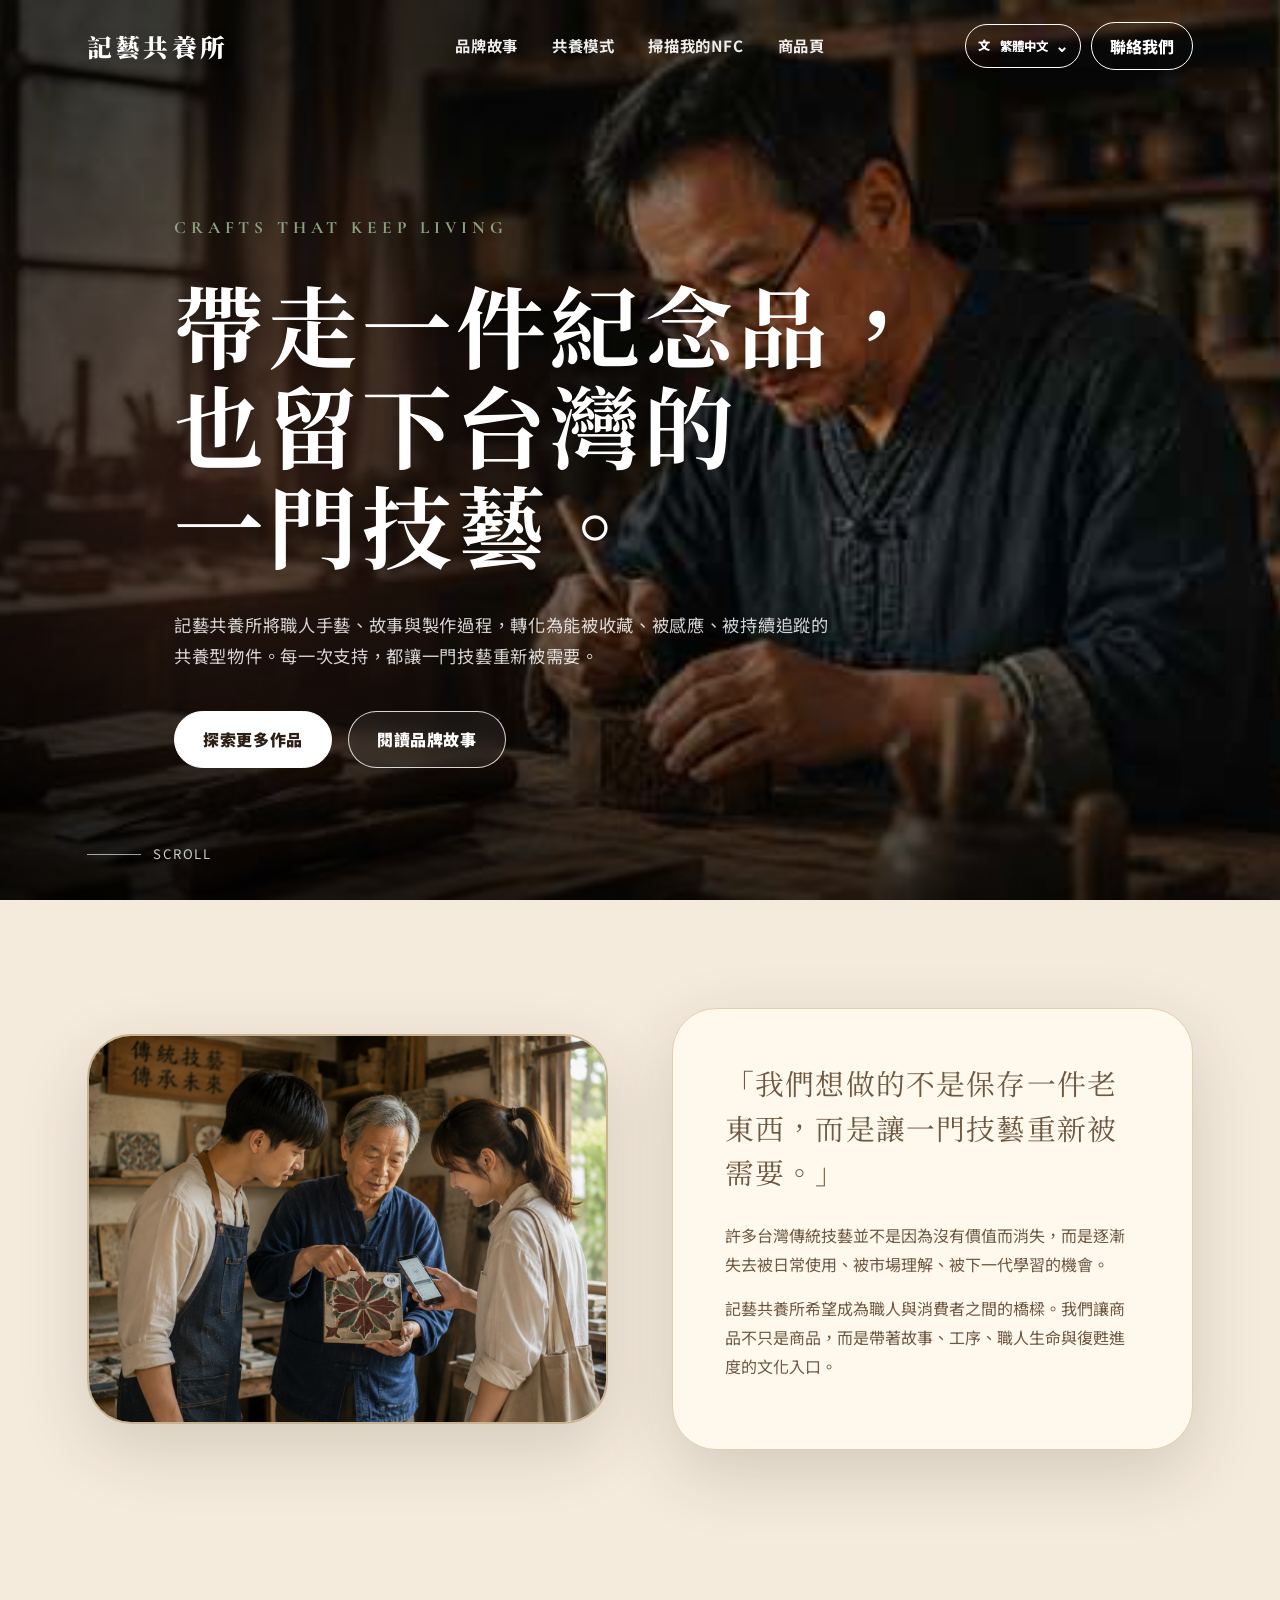
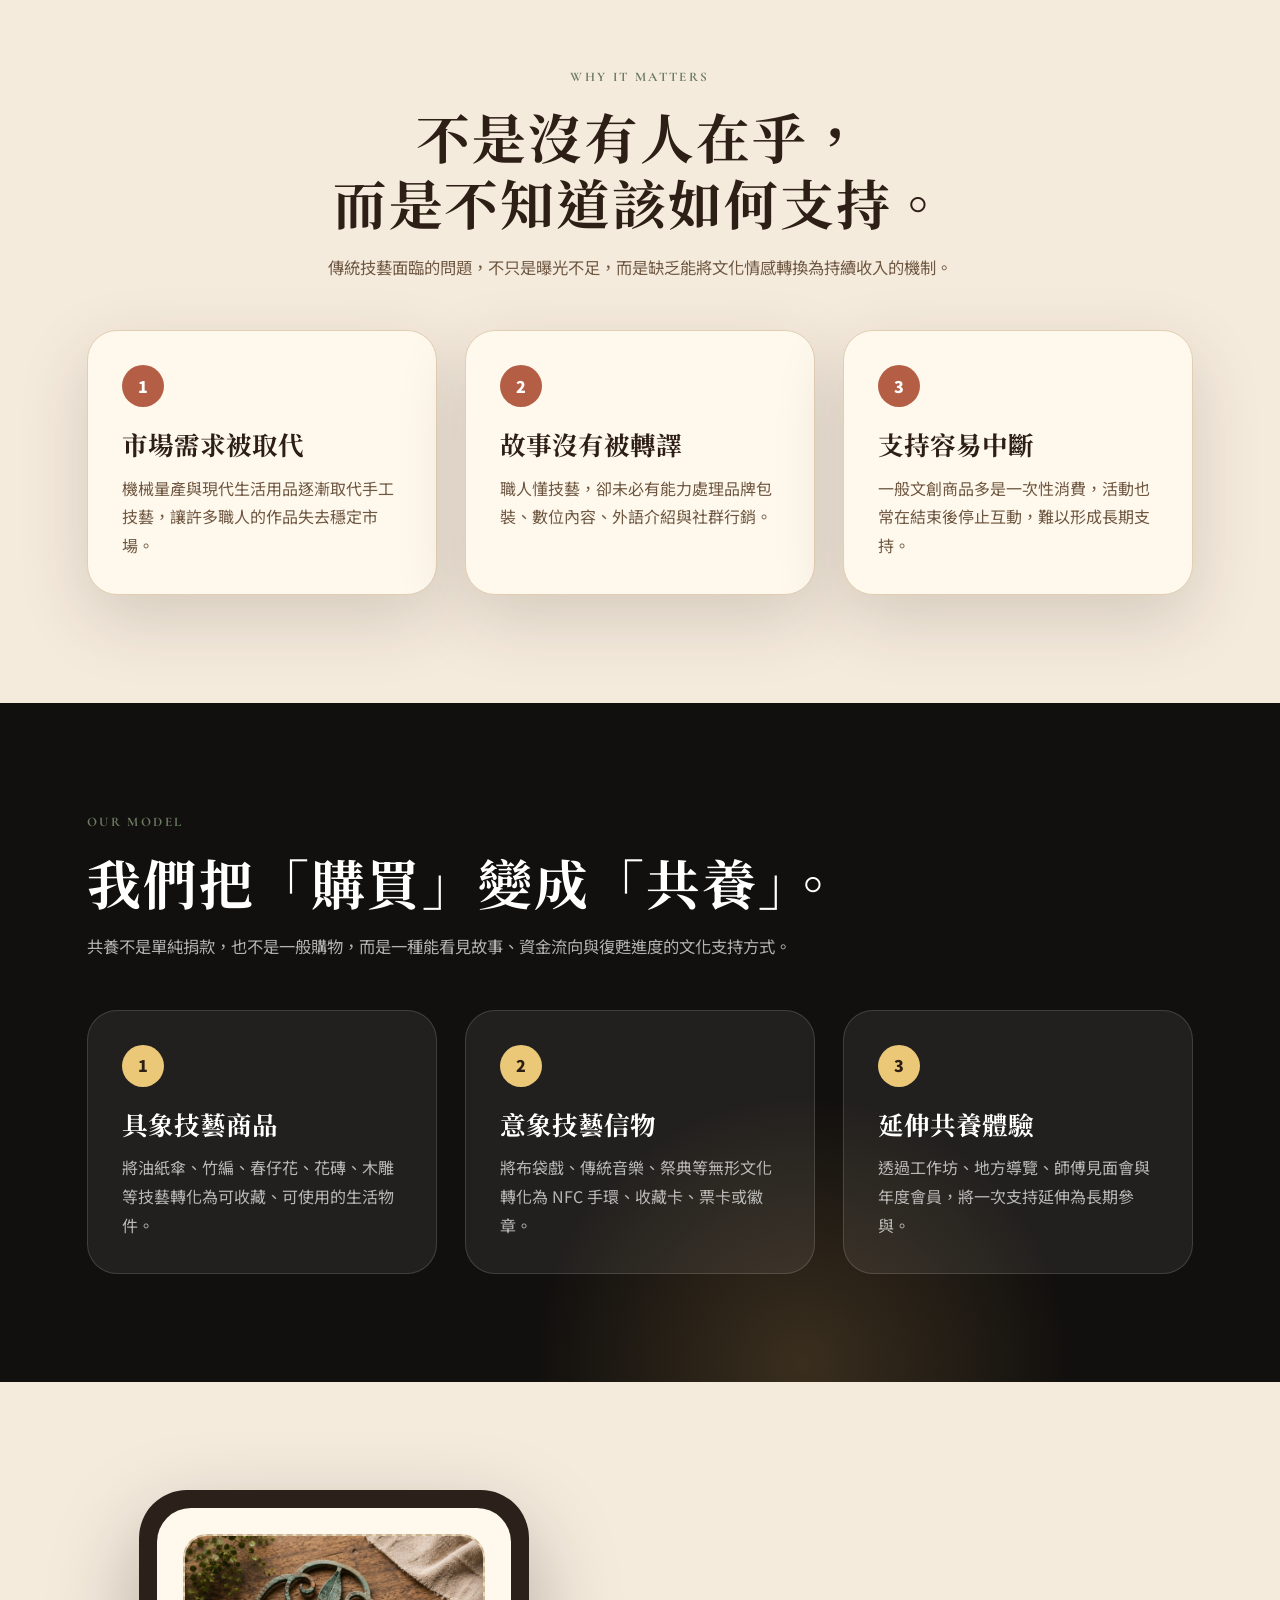
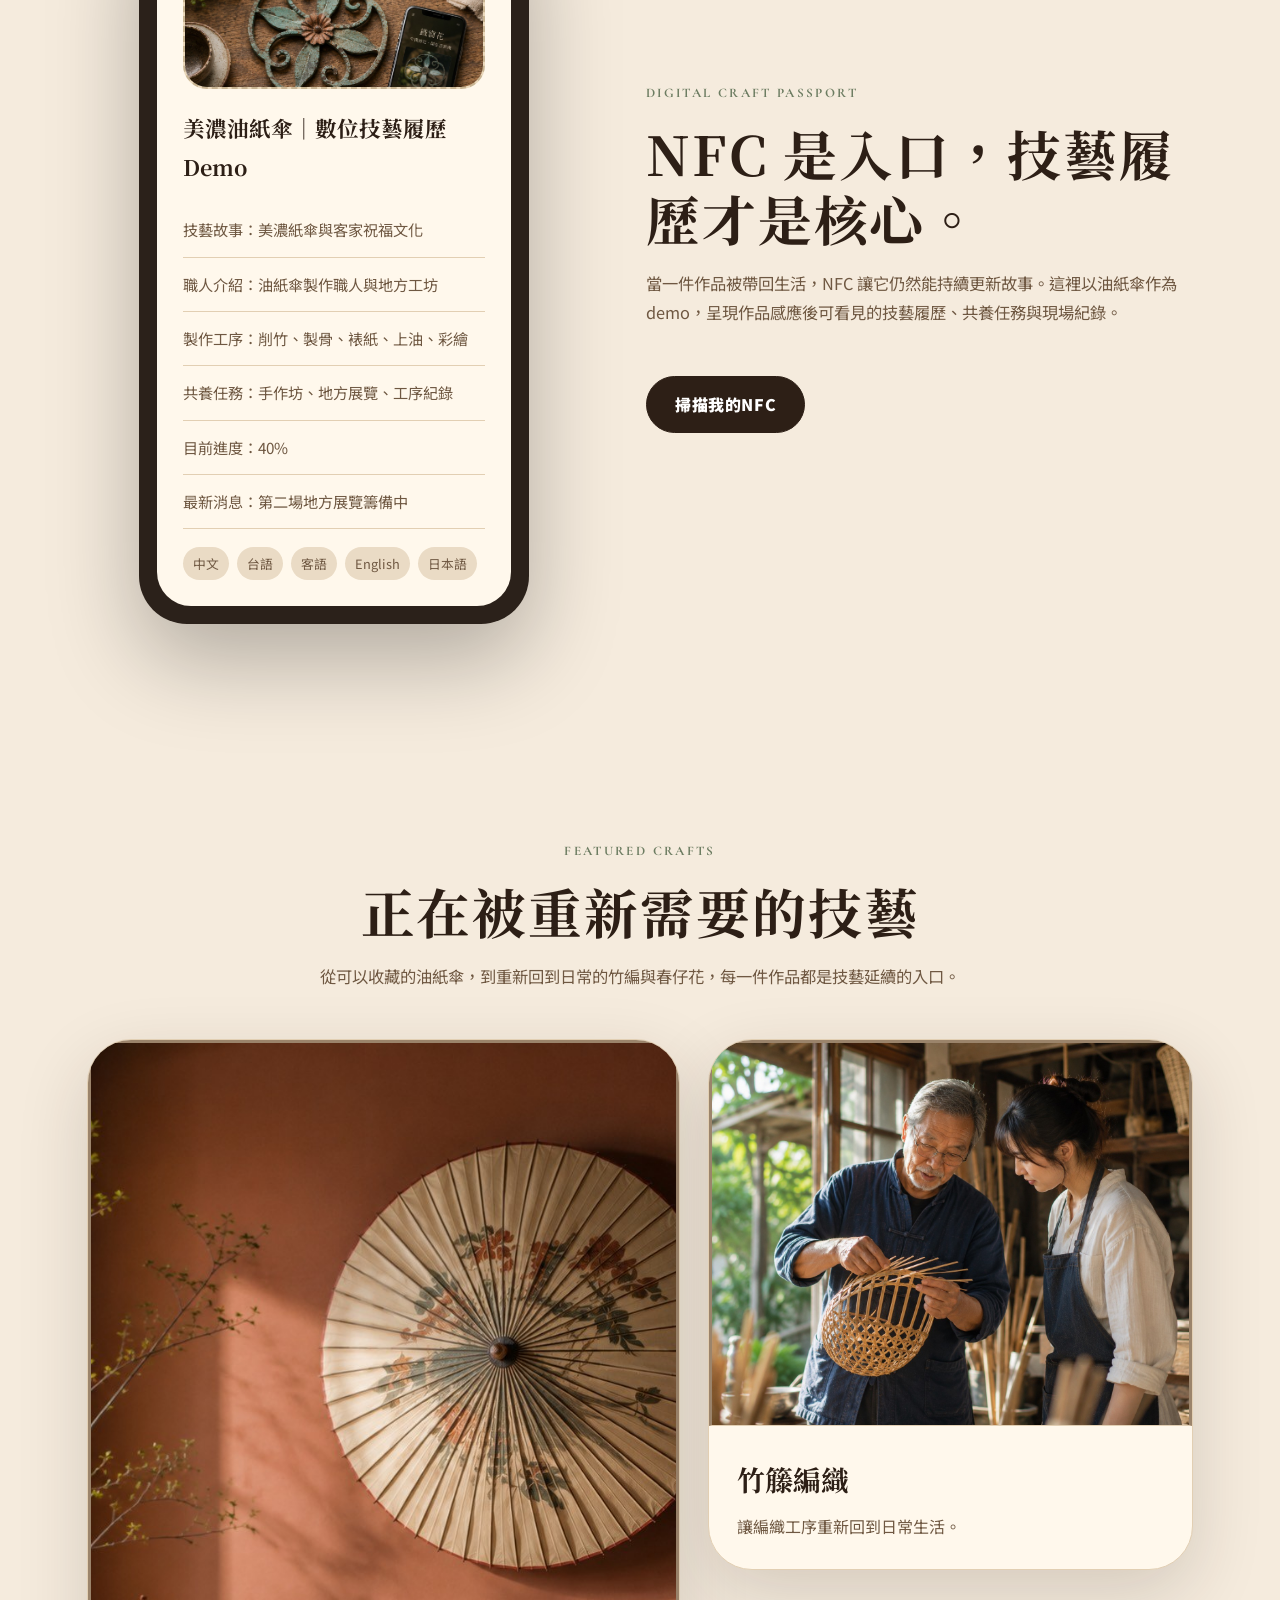
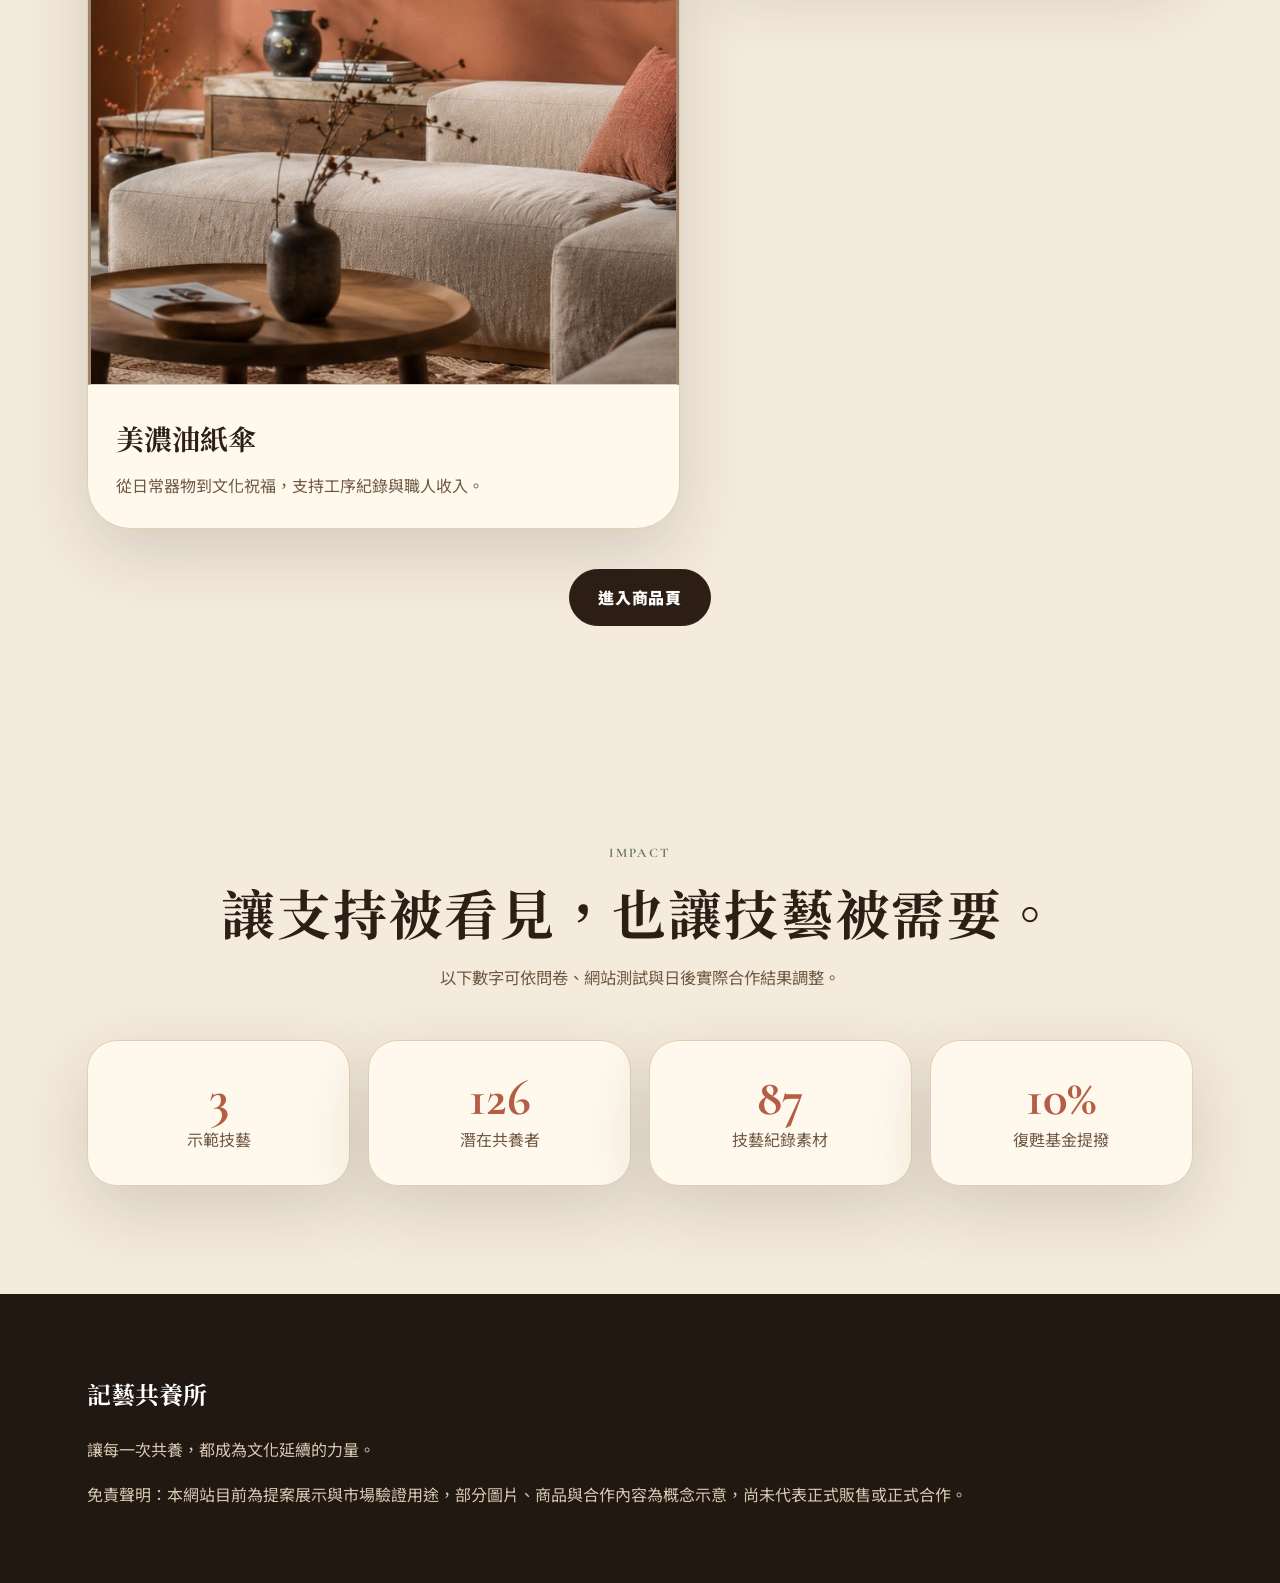
<file: index.html>
<!DOCTYPE html>
<html lang="zh-Hant">
<head>
<meta charset="UTF-8" />
<meta name="viewport" content="width=device-width, initial-scale=1.0" />
<title>記藝共養所｜讓台灣技藝重新被需要</title>
<link href="https://fonts.googleapis.com/css2?family=Noto+Serif+TC:wght@500;700;900&family=Noto+Sans+TC:wght@300;400;500;700;900&family=Cormorant+Garamond:wght@500;600;700&display=swap" rel="stylesheet">
<style data-jiyi-v5>

:root{
  --cream:#F5EBDD;
  --paper:#FFF8EC;
  --paper-soft:#FAF0DF;
  --ink:#2D1F16;
  --ink-soft:#6F5842;
  --muted:#9B846B;
  --line:#E2CFB3;
  --gold:#C99B57;
  --sage:#6C7C61;
  --brick:#B45F45;
  --black:#12100E;
  --white:#FFFFFF;
  --shadow:0 24px 70px rgba(45,31,22,.16);
  --radius-xl:44px;
  --radius-lg:30px;
}
*{box-sizing:border-box}
html{scroll-behavior:smooth}
body{
  margin:0;
  font-family:"Noto Sans TC", sans-serif;
  background:var(--cream);
  color:var(--ink);
  line-height:1.8;
  overflow-x:hidden;
}
h1,h2,h3,.logo,.serif{font-family:"Noto Serif TC", serif}
a{color:inherit;text-decoration:none}
img{width:100%;display:block}
::selection{background:rgba(201,155,87,.35)}

.navbar{
  position:fixed;
  top:0;
  width:100%;
  height:92px;
  padding:0 6.8vw;
  display:grid;
  grid-template-columns:1fr auto 1fr;
  align-items:center;
  z-index:9999;
  color:white;
  transition:background .35s ease,color .35s ease,height .35s ease,box-shadow .35s ease;
}
.navbar.scrolled,.navbar.solid{
  height:76px;
  color:var(--ink);
  background:rgba(245,235,221,.94);
  backdrop-filter:blur(18px);
  box-shadow:0 10px 30px rgba(45,31,22,.08);
}
.logo{
  font-weight:900;
  font-size:1.55rem;
  letter-spacing:.13em;
  text-shadow:0 2px 14px rgba(0,0,0,.22);
}
.navbar.scrolled .logo,.navbar.solid .logo{text-shadow:none}
.nav-center{
  display:flex;
  justify-content:center;
  gap:34px;
  font-size:.96rem;
  font-weight:700;
  letter-spacing:.04em;
}
.nav-center a{opacity:.92;transition:.25s}
.nav-center a:hover{color:var(--gold)}
.nav-right{display:flex;justify-content:flex-end}
.nav-pill{
  border:1px solid currentColor;
  border-radius:999px;
  padding:9px 18px;
  font-weight:800;
}
.mobile-menu-btn{
  display:none;
  border:0;
  background:transparent;
  color:inherit;
  font-size:1.4rem;
}

.hero{
  min-height:100vh;
  position:relative;
  color:white;
  display:flex;
  align-items:center;
  overflow:hidden;
  background:
    linear-gradient(90deg,rgba(0,0,0,.74) 0%,rgba(0,0,0,.52) 38%,rgba(0,0,0,.14) 72%,rgba(0,0,0,.03) 100%),
    url("[data-uri]") center center / cover no-repeat;
}
.hero::before{
  content:"";
  position:absolute;
  inset:0;
  background:
    radial-gradient(circle at 18% 52%,rgba(180,95,69,.2),transparent 34%),
    linear-gradient(to bottom,rgba(0,0,0,.18),transparent 24%),
    linear-gradient(to top,rgba(0,0,0,.58),transparent 36%);
  pointer-events:none;
}
.hero-content{
  position:relative;
  z-index:2;
  width:min(840px,88vw);
  margin-left:6.8vw;
  padding-top:80px;
}
.eyebrow{
  font-family:"Cormorant Garamond", serif;
  color:rgba(143,164,132,.98);
  font-size:1.08rem;
  font-weight:700;
  letter-spacing:.28em;
  text-transform:uppercase;
  margin-bottom:30px;
}
.hero h1{
  margin:0;
  font-size:clamp(3.5rem,7vw,7.6rem);
  line-height:1.12;
  letter-spacing:.045em;
  text-shadow:0 4px 28px rgba(0,0,0,.34);
}
.hero p{
  max-width:670px;
  margin:34px 0 40px;
  color:rgba(255,255,255,.82);
  font-size:1.08rem;
  letter-spacing:.04em;
}
.btn-row{display:flex;gap:16px;flex-wrap:wrap}
.btn{
  display:inline-block;
  border:1px solid currentColor;
  background:transparent;
  color:inherit;
  border-radius:999px;
  padding:13px 28px;
  font-weight:900;
  letter-spacing:.04em;
  transition:.28s ease;
  cursor:pointer;
}
.btn:hover{transform:translateY(-3px);box-shadow:0 18px 45px rgba(0,0,0,.18)}
.btn.white{background:white;color:var(--ink);border-color:white}
.btn.dark{background:var(--ink);color:white;border-color:var(--ink)}
.btn.ghost-white{background:rgba(255,255,255,.06);backdrop-filter:blur(10px);color:white;border-color:rgba(255,255,255,.82)}
.scroll-indicator{
  position:absolute;left:6.8vw;bottom:34px;z-index:2;display:flex;gap:12px;align-items:center;
  color:rgba(255,255,255,.78);font-size:.82rem;letter-spacing:.14em;text-transform:uppercase;
}
.scroll-line{width:54px;height:1px;background:rgba(255,255,255,.62)}

section{padding:108px 6.8vw}
.page-content{padding:132px 6.8vw 108px}
.section-head{max-width:850px;margin-bottom:48px}
.section-head.center{text-align:center;margin-left:auto;margin-right:auto}
.label{color:var(--sage);font-weight:900;letter-spacing:.18em;font-size:.82rem;text-transform:uppercase;margin-bottom:14px}
.section-head h1,.section-head h2{
  margin:0 0 18px;
  font-size:clamp(2.15rem,4.2vw,4.4rem);
  line-height:1.22;
  letter-spacing:.035em;
}
.section-head p{margin:0;color:var(--ink-soft);font-size:1.02rem}
.two-col{display:grid;grid-template-columns:1fr 1fr;gap:64px;align-items:center}
.image-card,.placeholder-img{
  border-radius:var(--radius-xl);
  min-height:520px;
  overflow:hidden;
  background:
    linear-gradient(rgba(255,255,255,.58),rgba(255,255,255,.58)),
    repeating-linear-gradient(45deg,#EAD8BB 0,#EAD8BB 16px,#F7EAD6 16px,#F7EAD6 32px);
  border:2px dashed #C8B492;
  display:grid;
  place-items:center;
  text-align:center;
  color:var(--muted);
  padding:30px;
  font-weight:900;
  box-shadow:var(--shadow);
}
.image-card img,.placeholder-img img,.product-img img,.feature-img img,.screen-photo img,.detail-image img{
  width:100%;
  height:100%;
  object-fit:cover;
}
.text-panel{
  background:var(--paper);
  border:1px solid var(--line);
  border-radius:var(--radius-xl);
  padding:52px;
  box-shadow:var(--shadow);
}
.lead-quote{
  font-family:"Noto Serif TC", serif;
  font-size:1.8rem;
  line-height:1.55;
  letter-spacing:.04em;
  color:var(--ink);
  margin:0 0 26px;
}
.text-panel p{color:var(--ink-soft)}
.cards{display:grid;grid-template-columns:repeat(3,1fr);gap:28px}
.card{
  background:var(--paper);
  border:1px solid var(--line);
  border-radius:var(--radius-lg);
  padding:34px;
  box-shadow:var(--shadow);
  transition:.3s ease;
}
.card:hover{transform:translateY(-8px)}
.card-num{
  width:42px;height:42px;border-radius:50%;display:grid;place-items:center;background:var(--brick);color:white;font-weight:900;margin-bottom:20px;
}
.card h3{margin:0 0 12px;font-size:1.6rem;line-height:1.35}
.card p{color:var(--ink-soft);margin:0}
.dark-band{background:var(--black);color:white;position:relative;overflow:hidden}
.dark-band::before{
  content:"";position:absolute;inset:auto -20% -40% 40%;width:580px;height:580px;border-radius:50%;
  background:radial-gradient(circle,rgba(201,155,87,.22),transparent 65%);
}
.dark-band .section-head p,.dark-band .card p{color:rgba(255,255,255,.68)}
.dark-band .card{background:rgba(255,255,255,.07);border-color:rgba(255,255,255,.14);box-shadow:none}
.dark-band .card-num{background:#EBC878;color:var(--ink)}
.showcase{display:grid;grid-template-columns:.95fr 1.05fr;gap:64px;align-items:center}
.phone{width:min(390px,100%);margin:auto;background:#2B211A;border-radius:48px;padding:18px;box-shadow:0 35px 90px rgba(0,0,0,.28)}
.screen{min-height:610px;background:var(--paper);border-radius:34px;padding:26px}
.screen-photo{
  height:155px;border-radius:24px;border:2px dashed #C8B492;background:#EAD8BB;display:grid;place-items:center;
  text-align:center;color:var(--muted);font-weight:900;margin-bottom:20px;overflow:hidden;
}
.screen h3{margin:0 0 16px;font-size:1.35rem}
.info-row{padding:13px 0;border-bottom:1px solid var(--line);color:var(--ink-soft);font-size:.95rem}
.langs{display:flex;gap:8px;flex-wrap:wrap;margin-top:18px}
.langs span{background:#EADBC5;border-radius:999px;padding:5px 10px;font-size:.8rem;color:var(--ink-soft)}
.stats{display:grid;grid-template-columns:repeat(4,1fr);gap:18px}
.stat{
  background:var(--paper);border:1px solid var(--line);border-radius:var(--radius-lg);padding:32px 22px;text-align:center;box-shadow:var(--shadow)
}
.stat strong{display:block;font-family:"Cormorant Garamond",serif;font-size:3.2rem;line-height:1;color:var(--brick)}
.stat span{color:var(--ink-soft)}
.featured-crafts{display:grid;grid-template-columns:1.1fr .9fr;gap:28px}
.feature-large,.feature-small{
  min-height:560px;border-radius:var(--radius-xl);background:var(--paper);border:1px solid var(--line);box-shadow:var(--shadow);
  overflow:hidden;display:flex;flex-direction:column;
}
.feature-small-wrap{display:grid;gap:28px}
.feature-small{min-height:266px}
.feature-img{
  flex:1;min-height:260px;background:
    linear-gradient(rgba(255,255,255,.55),rgba(255,255,255,.55)),
    repeating-linear-gradient(45deg,#EAD8BB 0,#EAD8BB 16px,#F7EAD6 16px,#F7EAD6 32px);
  border-bottom:1px solid var(--line);display:grid;place-items:center;text-align:center;color:var(--muted);font-weight:900;overflow:hidden;
}
.feature-content{padding:28px}
.feature-content h3{font-size:1.75rem;margin:0 0 8px}
.feature-content p{color:var(--ink-soft);margin:0}
.product-grid{display:grid;grid-template-columns:repeat(3,1fr);gap:30px}
.product-card{
  background:var(--paper);border:1px solid var(--line);border-radius:var(--radius-xl);padding:22px;box-shadow:var(--shadow);transition:.3s ease;
}
.product-card:hover{transform:translateY(-8px)}
.product-img{
  height:280px;border-radius:30px;border:2px dashed #C8B492;background:#EAD8BB;display:grid;place-items:center;text-align:center;
  color:var(--muted);font-weight:900;overflow:hidden;
}
.product-card h3{font-size:1.55rem;margin:20px 0 8px}
.product-card p{color:var(--ink-soft)}
.price{color:var(--brick);font-weight:900;font-size:1.22rem;margin:16px 0 10px}
.progress{height:10px;border-radius:999px;overflow:hidden;background:#E9DAC3;margin:14px 0 8px}
.progress span{display:block;height:100%;background:var(--sage)}
.meta{display:flex;justify-content:space-between;color:var(--muted);font-size:.88rem;margin-bottom:18px}
.detail-hero{display:grid;grid-template-columns:1fr 1fr;gap:64px;align-items:center}
.detail-image{
  min-height:620px;border-radius:var(--radius-xl);border:2px dashed #C8B492;background:#EAD8BB;display:grid;place-items:center;
  text-align:center;color:var(--muted);font-weight:900;box-shadow:var(--shadow);overflow:hidden;
}
.detail-info{background:var(--paper);border:1px solid var(--line);border-radius:var(--radius-xl);padding:48px;box-shadow:var(--shadow)}
.detail-info h1{font-size:clamp(2.2rem,4vw,4.2rem);line-height:1.2;margin:0 0 20px}
.detail-info p{color:var(--ink-soft)}
.info-grid{display:grid;grid-template-columns:repeat(3,1fr);gap:24px;margin-top:54px}
.plan-grid{display:grid;grid-template-columns:repeat(3,1fr);gap:28px}
.plan{background:var(--paper);border:1px solid var(--line);border-radius:var(--radius-xl);padding:38px;box-shadow:var(--shadow)}
.plan h3{font-size:1.65rem;margin:0 0 8px}
.amount{font-family:"Cormorant Garamond",serif;color:var(--brick);font-size:3rem;font-weight:700}
.plan ul{color:var(--ink-soft);padding-left:22px}
.form-box{width:min(700px,100%);background:var(--paper);border:1px solid var(--line);border-radius:var(--radius-xl);padding:42px;box-shadow:var(--shadow)}
input,select,textarea{
  width:100%;padding:15px 16px;margin-bottom:14px;border-radius:16px;border:1px solid #D8C5AA;background:#FFFDF7;font-family:inherit;font-size:1rem;
}
.back-link{display:inline-block;margin-bottom:32px;color:var(--ink-soft);font-weight:900}
.footer{background:#211812;color:white;padding:58px 6.8vw}
.footer p{color:#D8C7B1;max-width:920px}
.reveal{opacity:0;transform:translateY(30px);transition:opacity .8s ease,transform .8s ease}
.reveal.show{opacity:1;transform:translateY(0)}

@media(max-width:980px){
  .navbar{height:76px;padding:0 6vw}
  .nav-center,.nav-right{display:none}
  .mobile-menu-btn{display:block;justify-self:end}
  .navbar{grid-template-columns:1fr auto}
  .hero-content{margin-left:6vw;width:88vw}
  .hero h1{font-size:clamp(3rem,13vw,5.2rem)}
  section,.page-content{padding-left:6vw;padding-right:6vw}
  .two-col,.cards,.showcase,.stats,.featured-crafts,.product-grid,.detail-hero,.info-grid,.plan-grid{grid-template-columns:1fr}
  .image-card,.detail-image{min-height:380px}
}

/* =========================================================
   V5 — multilingual controls, NFC journey and plan details
   ========================================================= */
.image-card{min-height:0!important;aspect-ratio:4/3!important;padding:0!important}
.image-card img{display:block;width:100%;height:100%;object-fit:cover}

.language-control{position:relative;display:flex;align-items:center;margin-right:10px}
.navbar .logo{white-space:nowrap}
.language-control::before{content:"文";position:absolute;left:13px;top:50%;transform:translateY(-50%);font-weight:900;font-size:.76rem;pointer-events:none}
.language-control select{appearance:none;width:auto;margin:0;min-width:116px;height:44px;padding:0 32px 0 34px;border:1px solid currentColor;border-radius:999px;background:transparent;color:inherit;font:800 .78rem/1 "Noto Sans TC",sans-serif;cursor:pointer}
.language-control::after{content:"⌄";position:absolute;right:13px;top:48%;transform:translateY(-50%);font-weight:900;pointer-events:none}
.market-v3 .navbar:not(.scrolled):not(.solid) .language-control select,.home-page .navbar:not(.scrolled) .language-control select{color:#fff}
.navbar.solid .language-control select,.navbar.scrolled .language-control select{color:var(--v3-ink,#241712)}

.nfc-v5{background:#f2eadf;color:var(--v3-ink)}
.nfc-flow{padding-top:76px;min-height:100vh}
.nfc-flow__progress{position:sticky;z-index:20;top:76px;display:flex;align-items:center;justify-content:center;padding:18px 24px;background:rgba(242,234,223,.94);backdrop-filter:blur(14px);border-bottom:1px solid var(--v3-line)}
.nfc-flow__progress span{display:grid;place-items:center;width:34px;height:34px;border:1px solid #b8a895;border-radius:50%;font:800 .7rem/1 "Noto Sans TC",sans-serif;color:#8b786a;background:#f2eadf;transition:.3s}
.nfc-flow__progress span.is-active{background:var(--v3-ink);border-color:var(--v3-ink);color:#fff}
.nfc-flow__progress span.is-done{background:var(--v3-gold);border-color:var(--v3-gold);color:#fff}
.nfc-flow__progress i{width:min(7vw,90px);height:1px;background:#cfc1b0}
.nfc-stage{display:none;min-height:calc(100vh - 150px);padding:0!important;animation:nfcStageIn .55s ease both}
.nfc-stage.is-active{display:grid}
@keyframes nfcStageIn{from{opacity:0;transform:translateY(12px)}to{opacity:1;transform:none}}

.nfc-scan{grid-template-columns:.92fr 1.08fr;background:#17100d;color:#fff}
.nfc-scan__copy{padding:clamp(50px,6vw,90px);display:flex;flex-direction:column;justify-content:center;align-items:flex-start}
.nfc-scan__copy h1{font-size:clamp(3.2rem,4.8vw,5.6rem);line-height:1.04;margin:18px 0 24px;letter-spacing:-.05em}
.nfc-scan__copy>p:not(.mv3-kicker){max-width:700px;color:#d9cdc3;font-size:1.1rem}
.nfc-scan .mv3-btn{border:1px solid #fff}
.nfc-scan .mv3-btn:first-child{background:#fff;color:#1b120f}
.nfc-scan .mv3-btn.line{background:transparent;color:#fff}
.nfc-scene{position:relative;display:grid;place-items:center;overflow:hidden;background:radial-gradient(circle at 50% 45%,#5f3427 0,#2c1b15 34%,#130d0b 70%)}
.nfc-phone{position:relative;z-index:3;width:min(42%,270px);aspect-ratio:.52;border:8px solid #050505;border-radius:42px;background:#050505;box-shadow:0 45px 80px #0009;transform:rotate(8deg)}
.nfc-phone::before{content:"";position:absolute;z-index:2;top:9px;left:50%;width:42%;height:22px;transform:translateX(-50%);border-radius:99px;background:#050505}
.nfc-phone__screen{height:100%;border-radius:32px;background:linear-gradient(145deg,#f4eadc,#cfb896);color:#241712;display:flex;flex-direction:column;align-items:center;justify-content:center;gap:18px}
.nfc-phone__screen span{display:grid;place-items:center;width:82px;height:82px;border:1px solid #8e7054;border-radius:50%;font:800 1.1rem/1 sans-serif}
.nfc-phone__screen b{font-size:1.35rem}.nfc-phone__screen small{letter-spacing:.1em}
.nfc-tag{position:absolute;z-index:2;bottom:12%;right:18%;display:grid;place-items:center;width:145px;aspect-ratio:1.55;border-radius:12px;background:#ead9bd;color:#9a6b2e;font-weight:900;box-shadow:0 18px 60px #0008;transform:rotate(-9deg)}
.nfc-rings{position:absolute;right:24%;bottom:25%;width:180px;height:180px}.nfc-rings i{position:absolute;inset:0;border:2px solid #e5b45a;border-radius:50%;animation:nfcPulse 2.2s infinite}.nfc-rings i:nth-child(2){animation-delay:.7s}.nfc-rings i:nth-child(3){animation-delay:1.4s}
@keyframes nfcPulse{0%{opacity:.9;transform:scale(.2)}100%{opacity:0;transform:scale(1.35)}}

.nfc-account{grid-template-columns:1.05fr .95fr;background:#18110e}
.nfc-auth-visual{position:relative;overflow:hidden;min-height:720px}.nfc-auth-visual img{width:100%;height:100%;object-fit:cover}.nfc-auth-visual::after{content:"";position:absolute;inset:0;background:linear-gradient(0deg,#170f0cdd 0,transparent 60%)}.nfc-auth-visual>div{position:absolute;z-index:2;left:8%;right:8%;bottom:8%;color:#fff}.nfc-auth-visual h2{font-size:clamp(2.4rem,4vw,4.8rem);line-height:1.1;margin:15px 0}
.nfc-auth-card{align-self:center;width:min(620px,82%);margin:auto;padding:clamp(35px,5vw,70px);background:#fffaf3;box-shadow:var(--v3-shadow)}
.nfc-auth-tabs{display:grid;grid-template-columns:1fr 1fr;border-bottom:1px solid var(--v3-line);margin-bottom:36px}.nfc-auth-tabs button{padding:16px;border:0;background:none;font-weight:900;color:#8d7a6c;cursor:pointer}.nfc-auth-tabs button.is-active{color:var(--v3-red);box-shadow:inset 0 -3px var(--v3-red)}
.nfc-auth-form{display:none}.nfc-auth-form.is-active{display:grid;gap:18px}.nfc-auth-form h2{font-size:2.4rem;margin:0}.nfc-auth-form p{margin:0 0 10px;color:var(--v3-copy)}.nfc-auth-form label{display:grid;gap:8px;font-weight:800}.nfc-auth-form input{width:100%;height:52px;border:1px solid var(--v3-line);background:#fff;padding:0 15px;font:inherit}.nfc-auth-form .mv3-btn{width:100%;margin-top:10px}

.nfc-welcome{place-content:center;text-align:center;padding:70px 24px;background:radial-gradient(circle at center,#efe0cc,#d8c0a2);min-height:calc(100vh - 150px)}
.nfc-welcome__mark{margin:0 auto 28px;display:grid;place-items:center;width:110px;height:110px;border:1px solid #9c7655;border-radius:50%;font:900 3.2rem/1 serif}
.nfc-welcome h1{max-width:950px;margin:12px auto 22px;font-size:clamp(3.2rem,6vw,7rem);line-height:1.05}.nfc-welcome>p:not(.mv3-kicker){max-width:760px;margin:0 auto 26px;color:var(--v3-copy);font-size:1.1rem}.nfc-welcome__id{display:flex;align-items:center;justify-content:center;gap:18px;margin:0 auto 34px;padding:16px 24px;border-block:1px solid #bba88e}.nfc-welcome__id span{font-size:.85rem;color:#705f52}

.nfc-guide{grid-template-columns:.7fr 1.3fr;gap:70px;padding:clamp(65px,8vw,120px);align-items:center;background:#f4ece1}.nfc-guide__heading h1{font-size:clamp(3rem,5.2vw,6rem);line-height:1.07;margin:16px 0}.nfc-guide__heading p:last-child{color:var(--v3-copy)}.nfc-guide__grid{display:grid;grid-template-columns:1fr 1fr;border:1px solid var(--v3-line)}.nfc-guide__grid article{padding:clamp(28px,4vw,55px);min-height:240px;background:#fffaf4;border:1px solid var(--v3-line)}.nfc-guide__grid span{font:700 2rem/1 "Cormorant Garamond",serif;color:var(--v3-gold)}.nfc-guide__grid h3{font-size:1.7rem;margin:24px 0 10px}.nfc-guide__grid p{color:var(--v3-copy)}.nfc-guide>.mv3-btn{grid-column:2;justify-self:start}

.nfc-passport-v5{display:none!important;background:#f3ebdf}.nfc-passport-v5.is-active{display:block!important}.passport-v5-hero{display:grid;grid-template-columns:.9fr 1.1fr;min-height:720px;background:#18110e;color:#fff}.passport-v5-hero>div{padding:clamp(60px,8vw,120px);align-self:center}.passport-v5-hero h1{font-size:clamp(4rem,7vw,8rem);line-height:1.02;margin:15px 0 30px}.passport-v5-hero p:not(.mv3-kicker){max-width:640px;color:#d8ccc2}.passport-v5-hero>img{width:100%;height:100%;object-fit:cover;min-height:720px}.passport-v5-tags{display:flex;flex-wrap:wrap;gap:10px;margin-top:30px}.passport-v5-tags span{padding:8px 12px;border:1px solid #ffffff55;border-radius:999px;font-size:.76rem}
.passport-v5-nav{position:sticky;z-index:12;top:145px;display:flex;justify-content:center;gap:35px;padding:18px;background:#fffaf4eF;backdrop-filter:blur(12px);border-bottom:1px solid var(--v3-line)}.passport-v5-nav a{color:var(--v3-ink);font-weight:900}
.passport-v5-section{width:min(1296px,90%);margin:0 auto;padding:clamp(80px,10vw,150px) 0}.passport-v5-section h2,.passport-v5-languages h2{font-size:clamp(3rem,5vw,6rem);line-height:1.08;margin:16px 0 28px}.passport-v5-section p{color:var(--v3-copy)}
.passport-story{display:grid;grid-template-columns:.85fr 1.15fr;gap:7vw;align-items:center}.passport-story>img{width:100%;height:620px;object-fit:cover}.artisan-card{display:grid;grid-template-columns:1fr 1fr;background:#fffaf4;padding:0!important;width:min(1296px,90%);box-shadow:var(--v3-shadow)}.artisan-card>img{width:100%;height:100%;min-height:630px;object-fit:cover}.artisan-card>div{padding:clamp(50px,7vw,100px);align-self:center}.artisan-card blockquote{margin:30px 0;padding-left:22px;border-left:3px solid var(--v3-gold);font:700 1.65rem/1.55 "Noto Serif TC",serif}
.passport-v5-heading{max-width:900px}.process-v5-list{margin-top:55px;border-top:1px solid var(--v3-line)}.process-v5-list article{display:grid;grid-template-columns:80px 1fr 130px;gap:24px;align-items:center;padding:28px 0;border-bottom:1px solid var(--v3-line)}.process-v5-list article>span{font:700 2.2rem/1 "Cormorant Garamond",serif;color:var(--v3-gold)}.process-v5-list h3{font-size:1.55rem;margin:0 0 6px}.process-v5-list p{margin:0}.process-v5-list time{font-size:.8rem;color:#8b786a}
.progress-v5{display:grid;grid-template-columns:.85fr 1.15fr;gap:8vw;align-items:start}.progress-v5-number{font:700 clamp(6rem,13vw,12rem)/.9 "Cormorant Garamond",serif;color:var(--v3-red)}.progress-v5 h2{font-size:clamp(2.5rem,4vw,4.6rem)}.progress-v5-bar{height:4px;margin-top:32px;background:#d9cbb9}.progress-v5-bar span{display:block;width:40%;height:100%;background:var(--v3-red)}.progress-v5 ol{list-style:none;padding:0;margin:0;border-top:1px solid var(--v3-line)}.progress-v5 li{display:grid;grid-template-columns:1fr auto;gap:20px;padding:30px 0;border-bottom:1px solid var(--v3-line)}.progress-v5 li b{font-size:1.3rem}.progress-v5 li span{color:#8b786a}.progress-v5 li.done span{color:#69765f}.progress-v5 li.active span{color:var(--v3-red);font-weight:900}
.passport-v5-languages{padding:clamp(70px,9vw,130px) max(5vw,calc((100% - 1296px)/2));display:grid;grid-template-columns:1fr 1fr;gap:8vw;align-items:center;background:#dfceb8}.passport-v5-languages>div:last-child{display:flex;flex-wrap:wrap;gap:12px}.passport-v5-languages span{padding:12px 18px;border:1px solid #a8947b;border-radius:999px;font-weight:900}.passport-v5-footer{padding:80px 5vw;display:flex;justify-content:center;gap:12px;background:#18110e}

.plans-v5-main{padding-top:76px;background:#f2eadf}.plans-v5-hero{padding:clamp(80px,10vw,150px) max(5vw,calc((100% - 1296px)/2));display:grid;grid-template-columns:1fr .75fr;gap:8vw;align-items:end;background:#19110e;color:#fff}.plans-v5-hero h1{font-size:clamp(3.5rem,6vw,7rem);line-height:1.04;margin:16px 0 24px}.plans-v5-hero>div>p:last-child{color:#d6c9bf}.plans-v5-hero aside{display:flex;align-items:center;justify-content:space-between;padding:24px;border-block:1px solid #ffffff55;font-weight:900}.plans-v5-hero aside i{font-style:normal;color:var(--v3-gold)}
.plans-v5-grid{width:min(1296px,90%);margin:0 auto;padding:clamp(70px,9vw,130px) 0;display:grid;grid-template-columns:repeat(3,1fr);gap:20px}.plan-v5-card{position:relative;padding:clamp(36px,4vw,58px);background:#fffaf4;border:1px solid var(--v3-line);display:flex;flex-direction:column;min-height:620px}.plan-v5-card.featured{background:#231713;color:#fff;transform:translateY(-20px)}.plan-v5-card.featured p,.plan-v5-card.featured li{color:#d9cdc3}.plan-v5-card h2{font-size:2.8rem;margin:16px 0}.plan-v5-price{display:flex;align-items:end;gap:10px;padding-bottom:25px;border-bottom:1px solid var(--v3-line)}.plan-v5-price b{font:700 3.8rem/1 "Cormorant Garamond",serif;color:var(--v3-red)}.featured .plan-v5-price b{color:#e7b75f}.plan-v5-card>p:not(.mv3-kicker){color:var(--v3-copy)}.plan-v5-card ul{padding-left:20px;display:grid;gap:14px;margin:26px 0 40px}.plan-v5-card .mv3-btn{margin-top:auto}.plan-v5-ribbon{position:absolute;right:18px;top:18px;padding:6px 10px;background:#e7b75f;color:#231713;border-radius:99px;font-size:.72rem;font-weight:900}.plans-v5-note{padding:clamp(70px,9vw,120px) max(5vw,calc((100% - 1296px)/2));display:grid;grid-template-columns:1fr 1fr;gap:8vw;background:#dfceb8}.plans-v5-note h2{font-size:clamp(3rem,5vw,5.6rem);line-height:1.08;margin:15px 0}.plans-v5-note p{color:var(--v3-copy)}

.plan-detail-main{padding-top:76px;background:#f3ebdf}.plan-detail-hero{display:grid;grid-template-columns:1.1fr .9fr;background:#19110e;color:#fff}.plan-detail-hero>div,.plan-detail-hero>aside{padding:clamp(55px,8vw,110px)}.plan-detail-hero h1{font-size:clamp(4rem,7vw,7.5rem);margin:15px 0}.plan-detail-hero>div>p:not(.mv3-kicker){color:#d8ccc2}.plan-detail-price{display:flex;align-items:end;gap:12px;margin-top:32px}.plan-detail-price b{font:700 5rem/1 "Cormorant Garamond",serif;color:#e7b75f}.plan-detail-hero>aside{background:#2b1d18;display:flex;flex-direction:column;justify-content:center}.plan-detail-hero aside>p{color:#e7b75f;font-weight:900}.plan-detail-hero aside h2{font-size:2.4rem;line-height:1.25}.plan-detail-steps{display:grid;gap:14px;margin-top:25px}.plan-detail-steps span{color:#7e6d62}.plan-detail-steps .done{color:#8faa84}.plan-detail-steps .active{color:#fff}
html[lang="en"] .plans-v5-hero h1{font-size:clamp(3.1rem,5vw,5.8rem)}
html[lang="en"] .passport-v5-hero h1{font-size:clamp(3.6rem,6vw,6.8rem)}
.plan-detail-content{width:min(1296px,90%);margin:0 auto;padding:clamp(70px,9vw,130px) 0;display:grid;grid-template-columns:1fr 390px;gap:8vw;align-items:start}.plan-detail-body{display:grid;gap:100px}.plan-detail-body h2{font-size:clamp(2.8rem,4vw,4.5rem);margin:12px 0 30px}.plan-detail-list{display:grid;gap:1px;background:var(--v3-line);border:1px solid var(--v3-line)}.plan-detail-benefit{display:grid;grid-template-columns:52px 1fr;gap:20px;padding:25px;background:#fffaf4}.plan-detail-benefit span{font:700 1.8rem/1 "Cormorant Garamond",serif;color:var(--v3-gold)}.plan-detail-benefit h3{margin:0 0 7px}.plan-detail-benefit p{margin:0;color:var(--v3-copy)}.plan-funds{display:grid;grid-template-columns:1fr 1fr;border:1px solid var(--v3-line)}.plan-funds div{display:grid;padding:28px;border:1px solid var(--v3-line)}.plan-funds b{font:700 3.5rem/1 "Cormorant Garamond",serif;color:var(--v3-red)}.plan-detail-caption{color:var(--v3-copy)}.plan-detail-notes{display:grid;gap:16px;padding-left:22px;color:var(--v3-copy)}
.plan-checkout-card{position:sticky;top:120px;padding:35px;background:#fffaf4;border:1px solid var(--v3-line);box-shadow:var(--v3-shadow)}.plan-checkout-card h2{font-size:2.2rem}.plan-checkout-price{display:flex;justify-content:space-between;align-items:end;padding:22px 0;border-block:1px solid var(--v3-line)}.plan-checkout-price b{font:700 2.7rem/1 "Cormorant Garamond",serif;color:var(--v3-red)}.plan-checkout-card label:not(.plan-agree){display:grid;gap:8px;margin:22px 0;font-weight:900}.plan-checkout-card select{height:48px;border:1px solid var(--v3-line);padding:0 12px;background:#fff;font:inherit}.plan-agree{display:flex;gap:10px;margin:22px 0;color:var(--v3-copy);font-size:.88rem}.plan-agree input{margin-top:4px}.plan-checkout-card .mv3-btn{width:100%;text-align:center}.plan-checkout-card .is-disabled{opacity:.45;pointer-events:none}.plan-back{display:block;text-align:center;margin-top:20px;color:var(--v3-ink);font-weight:900}

@media(max-width:1100px){
  .navbar .nav-right{gap:7px}.language-control select{min-width:104px}
  .nfc-scan,.nfc-account,.nfc-guide,.passport-v5-hero,.passport-story,.artisan-card,.progress-v5,.passport-v5-languages,.plans-v5-hero,.plans-v5-note,.plan-detail-hero{grid-template-columns:1fr}
  .nfc-scene{min-height:640px}.nfc-guide>.mv3-btn{grid-column:1}.passport-v5-nav{top:76px;overflow:auto;justify-content:flex-start}.passport-story>img{height:520px}.plans-v5-grid{grid-template-columns:1fr}.plan-v5-card.featured{transform:none}.plan-detail-content{grid-template-columns:1fr}.plan-checkout-card{position:static}
}
@media(max-width:760px){
  .language-control{margin:8px 18px 0}.language-control select{width:100%}.navbar.menu-open .language-control{display:flex}
  .nfc-flow{padding-top:72px}.nfc-flow__progress{top:72px;padding:12px}.nfc-flow__progress i{width:7vw}.nfc-flow__progress span{width:28px;height:28px}
  .nfc-scan__copy{padding:55px 22px}.nfc-scan__copy h1{font-size:3.6rem}.nfc-scene{min-height:500px}.nfc-phone{width:44%}.nfc-tag{width:110px;right:10%}
  .nfc-auth-visual{min-height:420px}.nfc-auth-card{width:100%;padding:35px 22px}.nfc-welcome h1{font-size:3.5rem}.nfc-welcome__id{flex-direction:column;gap:5px}.nfc-guide{padding:60px 18px;gap:40px}.nfc-guide__grid{grid-template-columns:1fr}.passport-v5-hero>div{padding:58px 22px}.passport-v5-hero h1{font-size:4rem}.passport-v5-hero>img{min-height:480px}.passport-v5-nav{top:72px}.passport-v5-section{width:calc(100% - 32px);padding:70px 0}.passport-v5-section h2,.passport-v5-languages h2{font-size:3rem}.passport-story>img{height:390px}.artisan-card{width:calc(100% - 32px)}.artisan-card>img{min-height:420px}.artisan-card>div{padding:38px 24px}.process-v5-list article{grid-template-columns:48px 1fr}.process-v5-list time{grid-column:2}.passport-v5-languages{padding:65px 22px}.passport-v5-footer{flex-direction:column}.passport-v5-footer .mv3-btn{width:100%;text-align:center}
  .plans-v5-hero{padding:70px 22px}.plans-v5-hero h1{font-size:3.7rem}.plans-v5-hero aside{display:grid;grid-template-columns:1fr auto;gap:12px}.plans-v5-hero aside i{display:none}.plans-v5-grid{width:calc(100% - 32px)}.plans-v5-note{padding:65px 22px}.plan-v5-card{min-height:0}.plan-detail-hero>div,.plan-detail-hero>aside{padding:55px 22px}.plan-detail-hero h1{font-size:4rem}.plan-detail-content{width:calc(100% - 32px)}.plan-funds{grid-template-columns:1fr}.plan-detail-price b{font-size:3.8rem}
}

.tag{
  display:inline-flex;
  width:max-content;
  border-radius:999px;
  background:#EFE2CE;
  color:var(--brick);
  padding:6px 12px;
  font-size:.8rem;
  font-weight:900;
  letter-spacing:.06em;
}
.purchase-hero{
  padding:0 0 74px;
  display:grid;
  grid-template-columns:1.25fr .75fr;
  gap:34px;
  align-items:end;
}
.purchase-hero h1,.nfc-unlocked h1{
  margin:0 0 22px;
  font-size:clamp(2.4rem,5vw,5.2rem);
  line-height:1.18;
  letter-spacing:.04em;
}
.purchase-hero p,.nfc-unlocked p{color:var(--ink-soft);font-size:1.05rem}
.purchase-note,.nfc-badge{
  background:var(--paper);
  border:1px solid var(--line);
  border-radius:var(--radius-xl);
  padding:34px;
  box-shadow:var(--shadow);
}
.purchase-note b,.nfc-badge strong{display:block;font-family:"Noto Serif TC",serif;font-size:1.55rem}
.purchase-note p{margin-bottom:0}
.shop-layout{
  display:grid;
  grid-template-columns:1.2fr .8fr .8fr;
  gap:28px;
  align-items:stretch;
}
.shop-card{
  background:var(--paper);
  border:1px solid var(--line);
  border-radius:var(--radius-xl);
  overflow:hidden;
  box-shadow:var(--shadow);
  display:flex;
  flex-direction:column;
}
.shop-card.featured{grid-row:span 2}
.shop-img{
  min-height:260px;
  background:#EAD8BB;
  display:grid;
  place-items:center;
  color:var(--muted);
  font-weight:900;
  overflow:hidden;
}
.shop-card.featured .shop-img{min-height:430px}
.shop-body{
  padding:30px;
  display:flex;
  flex-direction:column;
  flex:1;
}
.shop-body h2,.shop-body h3{margin:12px 0 10px}
.shop-body h2{font-size:2.15rem;line-height:1.25}
.shop-body p{color:var(--ink-soft)}
.purchase-info{
  display:grid;
  grid-template-columns:1fr 1fr;
  gap:12px;
  margin:20px 0 24px;
}
.purchase-info.compact{grid-template-columns:1fr}
.purchase-info div{
  background:#F3E7D4;
  border:1px solid var(--line);
  border-radius:22px;
  padding:16px;
}
.purchase-info small{display:block;color:var(--muted);font-weight:900}
.purchase-info strong{display:block;color:var(--ink);font-size:1.08rem}
.shop-body .btn{margin-top:auto;text-align:center}
.btn.outline{color:var(--ink);background:transparent;border-color:var(--line)}
.buy-hero{
  display:grid;
  grid-template-columns:1fr .85fr;
  gap:56px;
  align-items:center;
}
.buy-panel{
  background:var(--paper);
  border:1px solid var(--line);
  border-radius:var(--radius-xl);
  padding:48px;
  box-shadow:var(--shadow);
}
.buy-panel h1{font-size:clamp(2.3rem,4.5vw,4.4rem);line-height:1.16;margin:0 0 18px}
.buy-panel p{color:var(--ink-soft)}
.buy-price{
  color:var(--brick);
  font-family:"Cormorant Garamond",serif;
  font-size:3.5rem;
  font-weight:700;
  line-height:1;
  margin:26px 0;
}
.buy-actions{display:flex;gap:14px;flex-wrap:wrap}
.unlock-note{
  margin-top:22px;
  padding-top:18px;
  border-top:1px solid var(--line);
  font-weight:700;
}
.nfc-unlocked{
  padding:0 0 72px;
  display:grid;
  grid-template-columns:1.2fr .8fr;
  gap:32px;
  align-items:end;
}
.nfc-badge{
  background:linear-gradient(145deg,#2D1F16,#5E3426);
  color:white;
}
.nfc-badge span{display:block;color:#E3C38D;text-transform:uppercase;letter-spacing:.16em;font-size:.82rem;font-weight:900}
.nfc-badge strong{font-size:2.4rem;margin-top:8px}
.progress-section{padding-top:0}
.mission-card{
  background:var(--paper);
  border:1px solid var(--line);
  border-radius:var(--radius-xl);
  padding:42px;
  box-shadow:var(--shadow);
}
.mission-top{
  display:flex;
  justify-content:space-between;
  gap:18px;
  align-items:end;
  margin-bottom:18px;
}
.mission-top small{display:block;color:var(--muted);font-weight:900}
.mission-top strong{font-family:"Cormorant Garamond",serif;font-size:4rem;line-height:1;color:var(--brick)}
.mission-top span{color:var(--sage);font-weight:900}
.progress.large{height:18px;margin:20px 0 28px}
.mission-list{display:grid;gap:12px}
.mission{
  display:grid;
  grid-template-columns:56px 1fr auto;
  gap:18px;
  align-items:center;
  border:1px solid var(--line);
  border-radius:24px;
  padding:18px;
  background:#FFFDF7;
}
.mission b{
  width:46px;
  height:46px;
  border-radius:50%;
  display:grid;
  place-items:center;
  background:#EADBC5;
  color:var(--ink);
}
.mission p{margin:0;color:var(--ink);font-weight:900}
.mission span{color:var(--muted);font-weight:800}
.mission.done b{background:var(--sage);color:white}
.mission.done span{color:var(--sage)}
.mission.active{border-color:var(--gold);box-shadow:0 18px 42px rgba(201,155,87,.16)}
.mission.active b{background:var(--gold);color:white}
.story-grid{display:grid;grid-template-columns:repeat(3,1fr);gap:24px}
.story-card{
  background:var(--paper);
  border:1px solid var(--line);
  border-radius:var(--radius-xl);
  overflow:hidden;
  box-shadow:var(--shadow);
}
.story-card img{height:250px;object-fit:cover;background:#EAD8BB}
.story-card div{padding:26px}
.story-card span{color:var(--brick);font-weight:900;font-size:.85rem}
.story-card h3{margin:8px 0}
.story-card p{color:var(--ink-soft)}
.video-links{
  display:grid;
  grid-template-columns:repeat(3,1fr);
  gap:18px;
}
.video-links a{
  background:rgba(255,248,236,.1);
  border:1px solid rgba(255,255,255,.22);
  border-radius:28px;
  padding:24px;
  color:white;
  transition:.28s ease;
}
.video-links a:hover{transform:translateY(-5px);background:rgba(255,248,236,.16)}
.video-links b{display:block;font-family:"Noto Serif TC",serif;font-size:1.25rem;margin-bottom:8px}
.video-links span{color:#D8C7B1}

@media(max-width:980px){
  .purchase-hero,.shop-layout,.buy-hero,.nfc-unlocked,.story-grid,.video-links{grid-template-columns:1fr}
  .shop-card.featured{grid-row:auto}
  .purchase-info{grid-template-columns:1fr}
  .mission{grid-template-columns:46px 1fr}
  .mission span{grid-column:2}
}

/* Refined public-facing shop and NFC demo pages */
.shop-page,.item-page,.nfc-demo-page{background:linear-gradient(180deg,#F7ECDA 0%,#F1DFC5 100%)}
.shop-editorial{
  min-height:470px;
  padding:78px clamp(26px,6vw,88px);
  border-radius:56px;
  display:flex;
  flex-direction:column;
  justify-content:flex-end;
  color:white;
  overflow:hidden;
  position:relative;
  background:
    linear-gradient(90deg,rgba(30,20,13,.82),rgba(30,20,13,.42) 52%,rgba(30,20,13,.08)),
    url("../images/umbrella.jpg") center/cover no-repeat;
  box-shadow:var(--shadow);
  margin-bottom:42px;
}
.shop-editorial::after{
  content:"";
  position:absolute;
  inset:auto 0 0;
  height:42%;
  background:linear-gradient(0deg,rgba(30,20,13,.58),transparent);
}
.shop-editorial>*{position:relative;z-index:1}
.shop-kicker{
  font-family:"Cormorant Garamond",serif;
  color:#E6C58C;
  text-transform:uppercase;
  letter-spacing:.28em;
  font-weight:700;
  margin-bottom:14px;
}
.shop-editorial h1{
  max-width:860px;
  margin:0;
  font-size:clamp(2.8rem,6vw,6.4rem);
  line-height:1.08;
  letter-spacing:.04em;
  color:white;
}
.shop-editorial p{max-width:720px;color:rgba(255,255,255,.84);font-size:1.08rem}
.product-showcase{
  display:grid;
  grid-template-columns:1.25fr .75fr;
  gap:28px;
  align-items:stretch;
}
.product-feature,.quiet-product{
  background:rgba(255,248,236,.92);
  border:1px solid rgba(226,207,179,.92);
  border-radius:44px;
  overflow:hidden;
  box-shadow:var(--shadow);
  transition:.32s ease;
}
.product-feature:hover,.quiet-product:hover{transform:translateY(-7px)}
.product-feature{
  display:grid;
  grid-template-columns:1.08fr .92fr;
  min-height:680px;
}
.feature-photo,.item-photo,.story-photo,.nfc-object{
  background:#EAD8BB;
  overflow:hidden;
}
.feature-photo img,.item-photo img,.story-photo img,.nfc-object img,.quiet-product img{width:100%;height:100%;object-fit:cover}
.feature-copy{
  padding:52px;
  display:flex;
  flex-direction:column;
  justify-content:center;
}
.feature-copy span,.quiet-product span{
  color:var(--brick);
  text-transform:uppercase;
  letter-spacing:.16em;
  font-weight:900;
  font-size:.78rem;
}
.feature-copy h2{font-size:clamp(2.1rem,3.6vw,4rem);line-height:1.18;margin:14px 0}
.feature-copy p,.quiet-product p,.shop-philosophy p{color:var(--ink-soft)}
.shop-meta{
  border-top:1px solid var(--line);
  border-bottom:1px solid var(--line);
  padding:20px 0;
  margin:22px 0 26px;
}
.shop-meta b{display:block;color:var(--brick);font-size:1.45rem}
.shop-meta em{display:block;color:var(--muted);font-style:normal}
.product-pair{display:grid;gap:28px}
.quiet-product{
  display:grid;
  grid-template-columns:180px 1fr;
  min-height:326px;
}
.quiet-product div{padding:28px;display:flex;flex-direction:column;justify-content:center}
.quiet-product h3{font-size:1.55rem;line-height:1.25;margin:10px 0}
.quiet-product b{color:var(--brick);font-size:1.18rem}
.shop-philosophy{
  margin-top:34px;
  padding:44px;
  border-radius:36px;
  background:rgba(255,248,236,.62);
  border:1px solid var(--line);
  display:grid;
  grid-template-columns:.85fr 1.15fr;
  gap:28px;
  align-items:end;
}
.shop-philosophy h2{font-size:clamp(1.8rem,3vw,3rem);line-height:1.25;margin:0}
.item-hero{
  display:grid;
  grid-template-columns:1.1fr .9fr;
  gap:42px;
  align-items:stretch;
}
.item-photo,.item-summary{
  min-height:660px;
  border-radius:48px;
  box-shadow:var(--shadow);
  border:1px solid var(--line);
}
.item-summary{
  background:var(--paper);
  padding:56px;
  display:flex;
  flex-direction:column;
  justify-content:center;
}
.item-summary h1{font-size:clamp(2.4rem,4.8vw,4.7rem);line-height:1.12;margin:0 0 22px}
.item-summary p{color:var(--ink-soft);font-size:1.05rem}
.item-price{
  font-family:"Cormorant Garamond",serif;
  color:var(--brick);
  font-size:4rem;
  font-weight:700;
  line-height:1;
  margin:28px 0;
}
.item-actions{display:flex;gap:14px;flex-wrap:wrap}
.story-band{
  display:grid;
  grid-template-columns:1fr 1fr;
  gap:32px;
  align-items:stretch;
  padding-left:0;
  padding-right:0;
}
.story-copy,.story-photo{
  border-radius:44px;
  min-height:520px;
  box-shadow:var(--shadow);
}
.story-copy{
  background:var(--paper);
  border:1px solid var(--line);
  padding:54px;
  display:flex;
  flex-direction:column;
  justify-content:center;
}
.nfc-cover{
  display:grid;
  grid-template-columns:1fr .72fr;
  gap:34px;
  align-items:stretch;
  margin-bottom:72px;
}
.nfc-cover>div:first-child{
  min-height:560px;
  border-radius:54px;
  padding:64px;
  display:flex;
  flex-direction:column;
  justify-content:flex-end;
  color:white;
  background:
    linear-gradient(135deg,rgba(28,18,12,.94),rgba(78,45,33,.82)),
    radial-gradient(circle at 82% 18%,rgba(201,155,87,.32),transparent 32%);
  box-shadow:var(--shadow);
}
.nfc-cover h1{color:white;font-size:clamp(2.6rem,5.4vw,5.7rem);line-height:1.1;margin:0 0 20px}
.nfc-cover p{max-width:720px;color:rgba(255,255,255,.78);font-size:1.05rem}
.nfc-object{
  border-radius:54px;
  min-height:560px;
  border:1px solid var(--line);
  box-shadow:var(--shadow);
}
.mission-card.refined{
  max-width:1060px;
  margin:0 auto;
  background:rgba(255,248,236,.96);
}
.story-grid.refined{max-width:1180px;margin:0 auto}

@media(max-width:980px){
  .product-showcase,.product-feature,.shop-philosophy,.item-hero,.story-band,.nfc-cover{grid-template-columns:1fr}
  .shop-editorial{border-radius:34px;min-height:520px}
  .product-feature{min-height:auto}
  .feature-photo{min-height:360px}
  .quiet-product{grid-template-columns:1fr}
  .quiet-product img{height:240px}
  .item-photo,.item-summary,.story-copy,.story-photo,.nfc-object,.nfc-cover>div:first-child{min-height:420px;border-radius:34px}
  .feature-copy,.item-summary,.story-copy,.nfc-cover>div:first-child{padding:34px}
}

/* Unified cover-page visual language */
.shop-page,
.item-page,
.nfc-demo-page{
  background:
    radial-gradient(circle at 8% 12%,rgba(201,155,87,.18),transparent 28%),
    linear-gradient(180deg,#F5EBDD 0%,#EFE0C9 52%,#E8D5B9 100%);
}
.shop-page section,
.item-page section,
.nfc-demo-page section{
  max-width:1380px;
  margin-left:auto;
  margin-right:auto;
}
.shop-editorial,
.product-feature,
.quiet-product,
.shop-philosophy,
.item-photo,
.item-summary,
.story-copy,
.story-photo,
.nfc-cover>div:first-child,
.nfc-object,
.mission-card.refined,
.story-card{
  border-radius:var(--radius-xl);
  border:1px solid rgba(226,207,179,.92);
  box-shadow:0 28px 80px rgba(45,31,22,.15);
}
.shop-editorial{
  min-height:640px;
  padding:clamp(40px,6vw,86px);
  background:
    linear-gradient(90deg,rgba(18,16,14,.78) 0%,rgba(18,16,14,.48) 44%,rgba(18,16,14,.08) 100%),
    linear-gradient(0deg,rgba(18,16,14,.42),transparent 42%),
    url("../images/umbrella.jpg") center/cover no-repeat;
}
.shop-editorial h1,
.item-summary h1,
.nfc-cover h1{
  letter-spacing:.045em;
}
.shop-editorial p,
.item-summary p,
.nfc-cover p,
.feature-copy p,
.quiet-product p,
.story-copy p,
.story-card p{
  letter-spacing:.025em;
}
.shop-kicker,
.feature-copy span,
.quiet-product span,
.nfc-cover .label,
.label{
  font-family:"Cormorant Garamond","Noto Serif TC",serif;
}
.product-showcase{
  grid-template-columns:minmax(0,1.08fr) minmax(360px,.72fr);
  gap:34px;
  padding-top:0;
}
.product-feature{
  grid-template-columns:1fr;
  min-height:0;
  background:rgba(255,248,236,.96);
}
.feature-photo{
  height:430px;
  border-bottom:1px solid var(--line);
}
.feature-copy{
  padding:42px 44px 46px;
}
.feature-copy h2{
  font-size:clamp(2rem,3.2vw,3.4rem);
}
.product-pair{
  gap:34px;
}
.quiet-product{
  grid-template-columns:160px 1fr;
  min-height:286px;
  background:rgba(255,248,236,.92);
}
.quiet-product img{
  height:100%;
  min-height:286px;
}
.quiet-product div{
  padding:28px 30px;
}
.shop-meta{
  display:grid;
  grid-template-columns:auto 1fr;
  gap:18px;
  align-items:center;
  border-color:rgba(226,207,179,.95);
}
.shop-meta b{
  font-family:"Cormorant Garamond",serif;
  font-size:2.2rem;
  line-height:1;
}
.btn,
.product-feature button{
  min-height:50px;
  display:inline-flex;
  align-items:center;
  justify-content:center;
  width:max-content;
}
.product-feature button{
  border:0;
}
.btn.outline{
  background:rgba(255,248,236,.62);
  border-color:rgba(45,31,22,.22);
}
.shop-philosophy{
  background:linear-gradient(135deg,rgba(255,248,236,.88),rgba(250,240,223,.72));
  padding:52px;
  margin-top:42px;
}
.item-hero{
  gap:34px;
}
.item-photo{
  min-height:680px;
}
.item-summary{
  background:rgba(255,248,236,.96);
}
.story-band{
  padding-top:82px;
  padding-bottom:82px;
}
.story-photo{
  overflow:hidden;
}
.info-grid .card{
  background:rgba(255,248,236,.94);
  min-height:230px;
}
.nfc-cover{
  gap:34px;
}
.nfc-cover>div:first-child{
  background:
    linear-gradient(90deg,rgba(18,16,14,.86),rgba(45,31,22,.74)),
    radial-gradient(circle at 82% 18%,rgba(201,155,87,.32),transparent 34%);
}
.nfc-object{
  background:var(--paper);
  padding:18px;
}
.nfc-object img{
  border-radius:34px;
}
.mission-card.refined{
  padding:48px;
}
.mission{
  background:rgba(255,253,247,.9);
  border-radius:26px;
}
.story-grid.refined{
  gap:28px;
}
.story-card{
  background:rgba(255,248,236,.96);
}
.story-card img{
  height:280px;
}
.video-links a{
  min-height:170px;
  display:flex;
  flex-direction:column;
  justify-content:space-between;
  background:rgba(255,248,236,.08);
}
.detail-hero{
  gap:34px;
}
.detail-info{
  background:rgba(255,248,236,.96);
}
.detail-image,
.product-img,
.image-card,
.feature-img{
  border-style:solid;
}

@media(max-width:980px){
  .product-showcase,
  .shop-meta{
    grid-template-columns:1fr;
  }
  .quiet-product{
    grid-template-columns:1fr;
  }
  .quiet-product img{
    height:260px;
    min-height:260px;
  }
  .shop-editorial,
  .item-photo,
  .item-summary,
  .nfc-cover>div:first-child,
  .nfc-object{
    min-height:440px;
  }
  .feature-photo{
    height:330px;
  }
}

/* Accessible mobile navigation shared by the homepage and storefront pages. */
@media(max-width:980px){
  .navbar.menu-open{
    height:auto;
    min-height:76px;
    padding-top:15px;
    padding-bottom:18px;
    align-items:start;
    color:var(--ink);
    background:rgba(245,235,221,.98);
  }
  .navbar.menu-open .logo{padding-top:8px;text-shadow:none}
  .navbar.menu-open .nav-center{
    display:flex;
    grid-column:1 / -1;
    flex-direction:column;
    align-items:flex-start;
    gap:12px;
    padding:22px 0 8px;
  }
  .navbar.menu-open .nav-right{
    display:flex;
    grid-column:1 / -1;
    justify-content:flex-start;
  }
  .navbar.menu-open .mobile-nav-toggle{grid-column:2;grid-row:1}
}

/* =========================================================
   MARKET V3 — rebuilt from zero for products and NFC passport
   ========================================================= */
:root{
  --v3-bg:#f2eadf;
  --v3-paper:#fffdf8;
  --v3-ink:#241914;
  --v3-copy:#705d4e;
  --v3-red:#9e4836;
  --v3-gold:#c7954f;
  --v3-green:#5f705a;
  --v3-line:rgba(60,40,28,.17);
  --v3-shadow:0 28px 80px rgba(45,29,20,.13);
}

body.market-v3{background:var(--v3-bg);color:var(--v3-ink)}
.market-v3 .navbar{
  height:76px;color:var(--v3-ink);background:rgba(242,234,223,.94);
  border-bottom:1px solid var(--v3-line);backdrop-filter:blur(18px);box-shadow:none;
}
.market-v3 .logo{text-shadow:none}
.market-v3 .nav-center a[aria-current="page"]{color:var(--v3-red)}
.market-v3 .nav-pill{background:var(--v3-ink);border-color:var(--v3-ink);color:#fff}
.market-v3 .mobile-nav-toggle{
  display:none;width:44px;height:44px;border:1px solid var(--v3-line);border-radius:50%;
  background:rgba(255,253,248,.75);color:inherit;font-size:1.2rem;cursor:pointer;
}
.mv3-main{padding:76px 0 0;overflow:hidden}
.mv3-wrap{width:min(1320px,calc(100% - 10vw));margin-inline:auto}
.mv3-section{padding:clamp(88px,9vw,140px) 0}
.mv3-kicker{
  margin:0 0 18px;color:var(--v3-red);font-size:.76rem;font-weight:900;
  letter-spacing:.22em;text-transform:uppercase;
}
.mv3-title{margin:0;font-size:clamp(3.3rem,7.1vw,7.8rem);line-height:1.04;letter-spacing:.02em}
.mv3-heading{margin:0;font-size:clamp(2.4rem,4.8vw,5.2rem);line-height:1.16;letter-spacing:.025em}
.mv3-lead{max-width:700px;margin:24px 0 0;color:var(--v3-copy);font-size:1.05rem;line-height:1.95}
.mv3-actions{display:flex;flex-wrap:wrap;gap:12px;margin-top:32px}
.mv3-btn{
  min-height:52px;padding:13px 25px;border:1px solid var(--v3-ink);border-radius:999px;
  display:inline-flex;align-items:center;justify-content:center;gap:8px;
  background:var(--v3-ink);color:#fff;font-weight:900;line-height:1.2;transition:.25s ease;
}
.mv3-btn:hover{transform:translateY(-3px);box-shadow:0 16px 36px rgba(36,25,20,.18)}
.mv3-btn.light{background:#fff;border-color:#fff;color:var(--v3-ink)}
.mv3-btn.line{background:transparent;border-color:rgba(36,25,20,.32);color:var(--v3-ink)}
.mv3-btn.glass{background:rgba(255,255,255,.08);border-color:rgba(255,255,255,.58);color:#fff}

/* Collection landing */
.mv3-cover{
  min-height:calc(100vh - 76px);position:relative;display:flex;align-items:flex-end;color:#fff;
  background:linear-gradient(90deg,rgba(20,13,10,.88),rgba(20,13,10,.46) 52%,rgba(20,13,10,.08)),url("../images/umbrella.jpg") center/cover no-repeat;
}
.mv3-cover::after{content:"";position:absolute;inset:0;background:linear-gradient(0deg,rgba(18,12,9,.62),transparent 48%);pointer-events:none}
.mv3-cover__inner{position:relative;z-index:1;width:min(1320px,calc(100% - 10vw));margin:auto;padding:100px 0}
.mv3-cover .mv3-kicker{color:#e5bf80}
.mv3-cover .mv3-title{max-width:900px;color:#fff}
.mv3-cover .mv3-lead{color:rgba(255,255,255,.76)}
.mv3-intro{display:grid;grid-template-columns:.88fr 1.12fr;gap:clamp(50px,8vw,120px);align-items:start}
.mv3-intro__quote{margin:0;font-family:"Noto Serif TC",serif;font-size:clamp(2rem,3.8vw,4rem);line-height:1.48}
.mv3-intro__copy{border-left:1px solid var(--v3-line);padding-left:clamp(30px,5vw,72px)}
.mv3-intro__copy p{margin:0 0 18px;color:var(--v3-copy)}
.mv3-catalog{display:grid;gap:clamp(30px,5vw,72px)}
.mv3-product{
  min-height:620px;display:grid;grid-template-columns:1.18fr .82fr;border-top:1px solid var(--v3-line);
  border-bottom:1px solid var(--v3-line);background:rgba(255,253,248,.55);overflow:hidden;
}
.mv3-product:nth-child(even){grid-template-columns:.82fr 1.18fr}
.mv3-product:nth-child(even) .mv3-product__media{order:2}
.mv3-product__media{min-height:620px;overflow:hidden;background:#d9c8ae}
.mv3-product__media img{width:100%;height:100%;object-fit:cover;transition:transform .7s ease}
.mv3-product:hover .mv3-product__media img{transform:scale(1.025)}
.mv3-product__copy{padding:clamp(38px,6vw,88px);display:flex;flex-direction:column;justify-content:center}
.mv3-product__index{font:700 2rem/1 "Cormorant Garamond",serif;color:var(--v3-gold)}
.mv3-product h2{margin:24px 0 16px;font-size:clamp(2.5rem,4.4vw,5rem);line-height:1.15}
.mv3-product p{margin:0;color:var(--v3-copy)}
.mv3-product__foot{display:flex;align-items:end;justify-content:space-between;gap:24px;margin-top:36px;padding-top:24px;border-top:1px solid var(--v3-line)}
.mv3-price{color:var(--v3-red);font:700 clamp(2.3rem,3.5vw,3.8rem)/1 "Cormorant Garamond",serif}
.mv3-arrow{font-weight:900}
.mv3-promises{display:grid;grid-template-columns:repeat(4,1fr);border-block:1px solid var(--v3-line)}
.mv3-promise{padding:34px 28px;border-right:1px solid var(--v3-line)}
.mv3-promise:last-child{border-right:0}
.mv3-promise b{display:block;margin-bottom:8px;font-family:"Noto Serif TC",serif;font-size:1.2rem}
.mv3-promise span{color:var(--v3-copy);font-size:.9rem}
.mv3-manifesto{background:#1d1511;color:#fff}
.mv3-manifesto__inner{display:grid;grid-template-columns:.95fr 1.05fr;gap:clamp(50px,9vw,130px);align-items:end}
.mv3-manifesto .mv3-kicker{color:#dfb878}
.mv3-manifesto .mv3-heading{color:#fff}
.mv3-manifesto p{margin:0;color:rgba(255,255,255,.68);font-size:1.06rem}

/* Product detail */
.mv3-crumb{padding:30px 0;color:var(--v3-copy);font-size:.9rem;font-weight:800}
.mv3-detail-hero{display:grid;grid-template-columns:minmax(0,1.14fr) minmax(390px,.86fr);min-height:760px;border-block:1px solid var(--v3-line)}
.mv3-detail-photo{min-height:760px;background:#d9c8ae;overflow:hidden}
.mv3-detail-photo img{width:100%;height:100%;object-fit:cover}
.mv3-detail-copy{padding:clamp(46px,6vw,86px);background:var(--v3-paper);display:flex;flex-direction:column;justify-content:center}
.mv3-badges{display:flex;flex-wrap:wrap;gap:8px;margin-bottom:26px}
.mv3-badge{padding:6px 11px;border:1px solid var(--v3-line);border-radius:999px;color:var(--v3-red);font-size:.75rem;font-weight:900}
.mv3-detail-copy h1{margin:0;font-size:clamp(3.3rem,5.8vw,6.4rem);line-height:1.06}
.mv3-detail-copy>p{color:var(--v3-copy);margin:22px 0 0}
.mv3-detail-price{margin:32px 0;color:var(--v3-red);font:700 clamp(3.5rem,5vw,5rem)/1 "Cormorant Garamond",serif}
.mv3-detail-price small{display:block;margin-top:10px;color:var(--v3-copy);font:500 .8rem/1.5 "Noto Sans TC",sans-serif}
.mv3-includes{list-style:none;margin:0;padding:22px 0;border-block:1px solid var(--v3-line);display:grid;gap:11px}
.mv3-includes li{color:var(--v3-copy)}
.mv3-includes li::before{content:"—";margin-right:10px;color:var(--v3-red)}
.mv3-delivery{font-size:.84rem!important}
.mv3-facts{display:grid;grid-template-columns:repeat(4,1fr);border-bottom:1px solid var(--v3-line)}
.mv3-fact{padding:30px;border-right:1px solid var(--v3-line)}
.mv3-fact:last-child{border-right:0}
.mv3-fact small{display:block;color:var(--v3-copy)}
.mv3-fact strong{display:block;margin-top:6px;font-family:"Noto Serif TC",serif}
.mv3-story{display:grid;grid-template-columns:1fr 1fr;gap:clamp(40px,7vw,100px);align-items:center}
.mv3-story__photo{height:620px;overflow:hidden;border-radius:2px;background:#d9c8ae;box-shadow:var(--v3-shadow)}
.mv3-story__photo img{width:100%;height:100%;object-fit:cover}
.mv3-story__copy p{color:var(--v3-copy)}
.mv3-package{display:grid;grid-template-columns:.72fr 1.28fr;gap:clamp(48px,8vw,120px);align-items:start}
.mv3-package__list{border-top:1px solid var(--v3-line)}
.mv3-package__row{display:grid;grid-template-columns:64px 1fr;gap:22px;padding:28px 0;border-bottom:1px solid var(--v3-line)}
.mv3-package__row span{color:var(--v3-gold);font:700 2rem/1 "Cormorant Garamond",serif}
.mv3-package__row h3{margin:0 0 6px;font-size:1.35rem}
.mv3-package__row p{margin:0;color:var(--v3-copy)}
.mv3-impact{padding:clamp(60px,8vw,110px) 0;background:#e6d5bf}
.mv3-impact__inner{display:grid;grid-template-columns:1fr 1fr;gap:clamp(50px,8vw,110px);align-items:center}
.mv3-impact__stats{display:grid;grid-template-columns:repeat(2,1fr);gap:1px;background:rgba(36,25,20,.14)}
.mv3-impact__stat{padding:32px;background:#eadcc9}
.mv3-impact__stat strong{display:block;color:var(--v3-red);font:700 3.4rem/1 "Cormorant Garamond",serif}
.mv3-impact__stat span{color:var(--v3-copy);font-size:.86rem}
.mv3-end{padding:clamp(80px,10vw,150px) 0;text-align:center;background:#1d1511;color:#fff}
.mv3-end .mv3-heading{color:#fff;max-width:1000px;margin:auto}
.mv3-end .mv3-lead{margin-inline:auto;color:rgba(255,255,255,.68)}
.mv3-end .mv3-actions{justify-content:center}

/* NFC passport */
.mv3-passport-hero{min-height:calc(100vh - 76px);display:grid;grid-template-columns:1.05fr .95fr;background:#17110e;color:#fff}
.mv3-passport-copy{padding:clamp(50px,7vw,110px);display:flex;flex-direction:column;justify-content:center}
.mv3-passport-copy .mv3-kicker{color:#dfb878}
.mv3-passport-copy .mv3-title{color:#fff;font-size:clamp(3.5rem,6.5vw,7rem)}
.mv3-passport-copy .mv3-lead{color:rgba(255,255,255,.68)}
.mv3-passport-media{min-height:680px;overflow:hidden;background:#3a2a22}
.mv3-passport-media img{width:100%;height:100%;object-fit:cover}
.mv3-idstrip{display:grid;grid-template-columns:repeat(4,1fr);background:var(--v3-paper);border-bottom:1px solid var(--v3-line)}
.mv3-idstrip div{padding:28px 32px;border-right:1px solid var(--v3-line)}
.mv3-idstrip div:last-child{border-right:0}
.mv3-idstrip small{display:block;color:var(--v3-copy)}
.mv3-idstrip strong{display:block;margin-top:5px}
.mv3-mission{display:grid;grid-template-columns:.76fr 1.24fr;gap:clamp(50px,8vw,120px);align-items:start}
.mv3-progress{position:sticky;top:110px}
.mv3-progress__number{color:var(--v3-red);font:700 clamp(6rem,10vw,11rem)/.9 "Cormorant Garamond",serif}
.mv3-progress__bar{height:3px;margin-top:26px;background:#d9cbb7}
.mv3-progress__bar span{display:block;width:40%;height:100%;background:var(--v3-red)}
.mv3-timeline{border-left:1px solid var(--v3-line)}
.mv3-step{position:relative;padding:0 0 58px 46px}
.mv3-step::before{content:"";position:absolute;left:-7px;top:5px;width:13px;height:13px;border-radius:50%;background:var(--v3-bg);border:2px solid #ad9c88}
.mv3-step.done::before{background:var(--v3-green);border-color:var(--v3-green)}
.mv3-step.active::before{background:var(--v3-gold);border-color:var(--v3-gold);box-shadow:0 0 0 7px rgba(199,149,79,.16)}
.mv3-step small{color:var(--v3-red);font-weight:900;letter-spacing:.12em}
.mv3-step h3{margin:9px 0 6px;font-size:clamp(1.4rem,2.2vw,2rem)}
.mv3-step p{margin:0;color:var(--v3-copy)}
.mv3-journal{display:grid;gap:1px;background:var(--v3-line);border:1px solid var(--v3-line)}
.mv3-entry{display:grid;grid-template-columns:.9fr 1.1fr;min-height:390px;background:var(--v3-paper)}
.mv3-entry:nth-child(even){grid-template-columns:1.1fr .9fr}
.mv3-entry:nth-child(even) .mv3-entry__photo{order:2}
.mv3-entry__photo{overflow:hidden;background:#d9c8ae}
.mv3-entry__photo img{width:100%;height:100%;object-fit:cover}
.mv3-entry__copy{padding:clamp(36px,6vw,80px);display:flex;flex-direction:column;justify-content:center}
.mv3-entry time{color:var(--v3-red);font-size:.8rem;font-weight:900;letter-spacing:.12em}
.mv3-entry h3{margin:12px 0;font-size:clamp(2rem,3.2vw,3.5rem)}
.mv3-entry p{margin:0;color:var(--v3-copy)}
.mv3-access{display:grid;grid-template-columns:.9fr 1.1fr;gap:clamp(40px,8vw,110px);align-items:center}
.mv3-langs{display:flex;flex-wrap:wrap;gap:10px}
.mv3-langs span{padding:12px 18px;border:1px solid var(--v3-line);border-radius:999px;font-weight:800}

.mv3-footer{padding:64px 5vw;background:#100c0a;color:#fff}
.mv3-footer__inner{width:min(1320px,100%);margin:auto;display:grid;grid-template-columns:1fr 1fr;gap:40px;align-items:end}
.mv3-footer h2{margin:0 0 8px;color:#fff}
.mv3-footer p{margin:0;color:rgba(255,255,255,.6)}
.mv3-footer nav{display:flex;flex-wrap:wrap;justify-content:flex-end;gap:22px;font-weight:800}
.mv3-footer__note{margin-top:24px!important;font-size:.78rem}

@media(max-width:980px){
  .market-v3 .navbar{grid-template-columns:1fr auto;padding:0 5vw}
  .market-v3 .nav-center,.market-v3 .nav-right{display:none}
  .market-v3 .mobile-nav-toggle{display:grid;place-items:center;justify-self:end}
  .market-v3 .navbar.menu-open{height:auto;min-height:76px;padding-top:15px;padding-bottom:18px;align-items:start;background:var(--v3-bg)}
  .market-v3 .navbar.menu-open .nav-center{display:flex;grid-column:1/-1;flex-direction:column;align-items:flex-start;gap:12px;padding:22px 0 8px}
  .market-v3 .navbar.menu-open .nav-right{display:flex;grid-column:1/-1;justify-content:flex-start}
  .market-v3 .navbar.menu-open .mobile-nav-toggle{grid-column:2;grid-row:1}
  .mv3-intro,.mv3-manifesto__inner,.mv3-story,.mv3-package,.mv3-impact__inner,.mv3-mission,.mv3-access{grid-template-columns:1fr}
  .mv3-product,.mv3-product:nth-child(even){grid-template-columns:1fr}
  .mv3-product:nth-child(even) .mv3-product__media{order:0}
  .mv3-product__media{min-height:460px}
  .mv3-detail-hero,.mv3-passport-hero{grid-template-columns:1fr}
  .mv3-detail-photo{min-height:620px}
  .mv3-facts,.mv3-promises,.mv3-idstrip{grid-template-columns:repeat(2,1fr)}
  .mv3-fact:nth-child(2),.mv3-promise:nth-child(2),.mv3-idstrip div:nth-child(2){border-right:0}
  .mv3-progress{position:static}
}

@media(max-width:640px){
  .mv3-wrap,.mv3-cover__inner{width:calc(100% - 32px)}
  .mv3-section{padding:76px 0}
  .mv3-cover{min-height:720px;background-position:58% center}
  .mv3-cover__inner{padding:60px 0}
  .mv3-title{font-size:clamp(3rem,15vw,5.1rem)}
  .mv3-intro__copy{border-left:0;border-top:1px solid var(--v3-line);padding:30px 0 0}
  .mv3-product{min-height:0}
  .mv3-product__media{min-height:340px}
  .mv3-product__copy{padding:34px 24px}
  .mv3-product__foot{align-items:flex-start;flex-direction:column}
  .mv3-promises,.mv3-facts,.mv3-idstrip,.mv3-impact__stats{grid-template-columns:1fr}
  .mv3-promise,.mv3-fact,.mv3-idstrip div{border-right:0;border-bottom:1px solid var(--v3-line)}
  .mv3-detail-hero{border-top:0}
  .mv3-detail-photo{min-height:470px}
  .mv3-detail-copy{padding:38px 24px}
  .mv3-detail-copy h1{font-size:clamp(3.2rem,15vw,5rem)}
  .mv3-story__photo{height:440px}
  .mv3-package__row{grid-template-columns:48px 1fr}
  .mv3-passport-copy{padding:60px 24px}
  .mv3-passport-media{min-height:520px}
  .mv3-step{padding-left:32px}
  .mv3-entry,.mv3-entry:nth-child(even){grid-template-columns:1fr}
  .mv3-entry:nth-child(even) .mv3-entry__photo{order:0}
  .mv3-entry__photo{min-height:280px}
  .mv3-entry__copy{padding:32px 24px}
  .mv3-footer__inner{grid-template-columns:1fr}
  .mv3-footer nav{justify-content:flex-start}
}


/* Integrated storefront styles */
/* Competition storefront layer
   Keeps the homepage untouched while giving every sales/demo page one system. */
:root {
  --store-bg: #f4eadc;
  --store-surface: #fffaf2;
  --store-ink: #271b14;
  --store-copy: #715d4c;
  --store-line: rgba(93, 67, 47, .16);
  --store-brick: #a9523d;
  --store-gold: #c49a5b;
  --store-sage: #65735c;
  --store-radius: 32px;
  --store-shadow: 0 24px 70px rgba(55, 37, 25, .12);
}

body.storefront {
  background:
    radial-gradient(circle at 8% 10%, rgba(196, 154, 91, .16), transparent 25rem),
    var(--store-bg);
  color: var(--store-ink);
}

/* Store pages must remain complete even when intersection observers are slow or blocked. */
.storefront .reveal,
.storefront .reveal.show {
  opacity: 1;
  transform: none;
}

.storefront .navbar {
  height: 76px;
  color: var(--store-ink);
  background: rgba(244, 234, 220, .92);
  border-bottom: 1px solid var(--store-line);
  backdrop-filter: blur(18px);
  box-shadow: none;
}

.storefront .logo { text-shadow: none; }
.storefront .nav-center a[aria-current="page"] { color: var(--store-brick); }
.storefront .nav-pill { background: var(--store-ink); color: #fff; border-color: var(--store-ink); }

.mobile-nav-toggle {
  display: none;
  width: 44px;
  height: 44px;
  padding: 0;
  border: 1px solid var(--store-line);
  border-radius: 50%;
  background: rgba(255, 250, 242, .72);
  color: inherit;
  font-size: 1.2rem;
  cursor: pointer;
}

.store-main {
  width: min(1380px, calc(100% - 10vw));
  margin: 0 auto;
  padding: 124px 0 104px;
}

.store-main section { padding: 0; }
.store-section { margin-top: clamp(76px, 9vw, 132px); }
.store-section.narrow { width: min(1040px, 100%); margin-left: auto; margin-right: auto; }

.store-kicker {
  margin: 0 0 14px;
  color: var(--store-sage);
  font: 700 .78rem/1.3 "Noto Sans TC", sans-serif;
  letter-spacing: .2em;
  text-transform: uppercase;
}

.store-title {
  margin: 0;
  font-size: clamp(2.55rem, 5.6vw, 6.3rem);
  line-height: 1.1;
  letter-spacing: .025em;
}

.store-lead {
  max-width: 680px;
  margin: 24px 0 0;
  color: var(--store-copy);
  font-size: 1.04rem;
  line-height: 1.9;
}

.store-hero {
  min-height: 650px;
  padding: clamp(36px, 6vw, 86px);
  border: 1px solid rgba(255,255,255,.18);
  border-radius: 42px;
  box-shadow: var(--store-shadow);
  overflow: hidden;
  color: #fff;
  display: flex;
  align-items: flex-end;
  position: relative;
  background:
    linear-gradient(90deg, rgba(20, 14, 10, .82), rgba(20, 14, 10, .42) 56%, rgba(20, 14, 10, .1)),
    url("../images/umbrella.jpg") center / cover no-repeat;
}

.store-hero::after {
  content: "";
  position: absolute;
  inset: 0;
  background: linear-gradient(0deg, rgba(20,14,10,.58), transparent 48%);
  pointer-events: none;
}

.store-hero__copy { position: relative; z-index: 1; max-width: 860px; }
.store-hero .store-kicker { color: #e1c28d; }
.store-hero .store-title { color: #fff; }
.store-hero .store-lead { color: rgba(255,255,255,.82); }

.store-actions { display: flex; flex-wrap: wrap; gap: 12px; margin-top: 30px; }
.store-btn {
  min-height: 50px;
  padding: 12px 24px;
  border: 1px solid var(--store-ink);
  border-radius: 999px;
  display: inline-flex;
  align-items: center;
  justify-content: center;
  gap: 8px;
  background: var(--store-ink);
  color: #fff;
  font-weight: 800;
  line-height: 1.2;
  transition: transform .25s ease, box-shadow .25s ease, background .25s ease;
}
.store-btn:hover { transform: translateY(-3px); box-shadow: 0 16px 35px rgba(39,27,20,.18); }
.store-btn.light { background: #fff; border-color: #fff; color: var(--store-ink); }
.store-btn.outline { background: transparent; border-color: rgba(39,27,20,.3); color: var(--store-ink); }
.store-btn.glass { background: rgba(255,255,255,.08); border-color: rgba(255,255,255,.6); color: #fff; backdrop-filter: blur(8px); }

.store-proof {
  display: grid;
  grid-template-columns: repeat(4, 1fr);
  margin-top: 20px;
  border: 1px solid var(--store-line);
  border-radius: 24px;
  background: rgba(255,250,242,.72);
}
.store-proof div { padding: 20px 24px; border-right: 1px solid var(--store-line); }
.store-proof div:last-child { border-right: 0; }
.store-proof small { display: block; color: var(--store-copy); }
.store-proof strong { display: block; font-size: 1rem; }

.store-heading { max-width: 760px; margin-bottom: 34px; }
.store-heading.center { margin-left: auto; margin-right: auto; text-align: center; }
.store-heading h2 { margin: 0; font-size: clamp(2rem, 4vw, 4rem); line-height: 1.2; }
.store-heading p { color: var(--store-copy); margin: 16px 0 0; }

.collection-grid { display: grid; grid-template-columns: 1.15fr .85fr; gap: 24px; }
.collection-side { display: grid; gap: 24px; }
.craft-card {
  min-width: 0;
  border: 1px solid var(--store-line);
  border-radius: var(--store-radius);
  background: var(--store-surface);
  box-shadow: 0 18px 55px rgba(55,37,25,.09);
  overflow: hidden;
  transition: transform .3s ease, box-shadow .3s ease;
}
.craft-card:hover { transform: translateY(-6px); box-shadow: var(--store-shadow); }
.craft-card.featured { display: grid; grid-template-rows: minmax(390px, 1fr) auto; }
.craft-card.compact { display: grid; grid-template-columns: 42% 58%; min-height: 300px; }
.craft-card__media { overflow: hidden; background: #decbb1; }
.craft-card__media img { width: 100%; height: 100%; object-fit: cover; transition: transform .6s ease; }
.craft-card:hover .craft-card__media img { transform: scale(1.025); }
.craft-card__body { padding: clamp(26px, 3vw, 42px); display: flex; flex-direction: column; justify-content: center; }
.craft-card__eyebrow { color: var(--store-brick); font-size: .78rem; font-weight: 900; letter-spacing: .14em; text-transform: uppercase; }
.craft-card h2, .craft-card h3 { margin: 9px 0 10px; line-height: 1.3; }
.craft-card h2 { font-size: clamp(2rem, 3.3vw, 3.4rem); }
.craft-card h3 { font-size: 1.55rem; }
.craft-card p { margin: 0; color: var(--store-copy); }
.craft-card__meta { display: flex; align-items: end; justify-content: space-between; gap: 20px; margin-top: 24px; padding-top: 20px; border-top: 1px solid var(--store-line); }
.craft-card__price { color: var(--store-brick); font: 700 2rem/1 "Cormorant Garamond", serif; }
.craft-card__link { font-weight: 900; }

.store-main .value-band {
  padding: clamp(34px, 5vw, 62px);
  border-radius: var(--store-radius);
  color: #fff;
  background: linear-gradient(130deg, #231812, #4c2f24);
  display: grid;
  grid-template-columns: .85fr 1.15fr;
  gap: 48px;
  align-items: end;
}
.value-band h2 { color: #fff; margin: 0; font-size: clamp(2rem, 3.7vw, 3.8rem); line-height: 1.25; }
.value-band p { color: rgba(255,255,255,.72); margin: 0; }

.breadcrumb { margin-bottom: 28px; color: var(--store-copy); font-weight: 700; }
.breadcrumb a:hover { color: var(--store-brick); }
.product-detail { display: grid; grid-template-columns: minmax(0, 1.08fr) minmax(370px, .92fr); gap: 34px; align-items: stretch; }
.product-media, .product-summary {
  border: 1px solid var(--store-line);
  border-radius: 38px;
  box-shadow: var(--store-shadow);
  overflow: hidden;
}
.product-media { min-height: 680px; background: #decbb1; }
.product-media img { width: 100%; height: 100%; object-fit: cover; }
.product-summary { padding: clamp(34px, 5vw, 62px); background: rgba(255,250,242,.95); display: flex; flex-direction: column; justify-content: center; }
.product-tags { display: flex; flex-wrap: wrap; gap: 8px; margin-bottom: 20px; }
.product-tag { padding: 6px 12px; border-radius: 999px; background: #ecdfcb; color: var(--store-brick); font-size: .78rem; font-weight: 900; }
.product-summary h1 { margin: 0; font-size: clamp(2.5rem, 4.8vw, 5.1rem); line-height: 1.08; }
.product-summary__copy { color: var(--store-copy); margin: 22px 0 0; }
.product-price { margin: 28px 0 22px; color: var(--store-brick); font: 700 clamp(3rem, 5vw, 4.6rem)/1 "Cormorant Garamond", serif; }
.product-price small { display: block; margin-top: 8px; color: var(--store-copy); font: 500 .84rem/1.5 "Noto Sans TC", sans-serif; }
.included-list { list-style: none; padding: 20px 0; margin: 0; border-top: 1px solid var(--store-line); border-bottom: 1px solid var(--store-line); display: grid; gap: 10px; }
.included-list li { color: var(--store-copy); }
.included-list li::before { content: "✓"; margin-right: 10px; color: var(--store-sage); font-weight: 900; }
.purchase-note { margin-top: 18px; color: var(--store-copy); font-size: .88rem; }

.feature-grid { display: grid; grid-template-columns: repeat(3, 1fr); gap: 20px; }
.feature-tile { min-height: 220px; padding: 30px; border: 1px solid var(--store-line); border-radius: 26px; background: rgba(255,250,242,.78); }
.feature-tile__num { color: var(--store-gold); font: 700 2.2rem/1 "Cormorant Garamond", serif; }
.feature-tile h3 { margin: 22px 0 8px; font-size: 1.35rem; }
.feature-tile p { color: var(--store-copy); margin: 0; }

.editorial-split { display: grid; grid-template-columns: 1fr 1fr; gap: 24px; align-items: stretch; }
.editorial-photo, .editorial-copy { min-height: 520px; border-radius: var(--store-radius); overflow: hidden; box-shadow: var(--store-shadow); }
.editorial-photo img { width: 100%; height: 100%; object-fit: cover; }
.editorial-copy { padding: clamp(34px, 5vw, 58px); border: 1px solid var(--store-line); background: var(--store-surface); display: flex; flex-direction: column; justify-content: center; }
.editorial-copy h2 { margin: 0; font-size: clamp(2rem, 3.5vw, 3.5rem); line-height: 1.25; }
.editorial-copy p { color: var(--store-copy); }

.impact-layout { display: grid; grid-template-columns: .8fr 1.2fr; gap: 44px; align-items: center; }
.impact-layout h2 { margin: 0; font-size: clamp(2rem, 3.5vw, 3.6rem); line-height: 1.25; }
.impact-layout p { color: var(--store-copy); }
.impact-bars { display: grid; gap: 15px; }
.impact-row { display: grid; grid-template-columns: 150px 1fr 46px; gap: 14px; align-items: center; font-size: .92rem; font-weight: 700; }
.impact-track { height: 11px; background: #dfd1bd; border-radius: 999px; overflow: hidden; }
.impact-track span { display: block; height: 100%; background: linear-gradient(90deg, var(--store-brick), var(--store-gold)); border-radius: inherit; }

.store-main .final-cta { padding: clamp(42px, 6vw, 72px); border-radius: var(--store-radius); background: #211712; color: #fff; text-align: center; }
.final-cta h2 { color: #fff; margin: 0; font-size: clamp(2rem, 4vw, 4rem); }
.final-cta p { max-width: 670px; margin: 16px auto 0; color: rgba(255,255,255,.7); }
.final-cta .store-actions { justify-content: center; }

/* NFC demo */
.nfc-hero { display: grid; grid-template-columns: 1.08fr .72fr; gap: 24px; }
.nfc-hero__copy, .nfc-hero__media { min-height: 590px; border-radius: 38px; overflow: hidden; box-shadow: var(--store-shadow); }
.nfc-hero__copy { padding: clamp(38px, 6vw, 78px); display: flex; flex-direction: column; justify-content: flex-end; color: #fff; background: linear-gradient(135deg, #211712, #583529); }
.nfc-hero__copy .store-kicker { color: #dfc18f; }
.nfc-hero__copy .store-title { color: #fff; }
.nfc-hero__copy .store-lead { color: rgba(255,255,255,.75); }
.nfc-hero__media img { width: 100%; height: 100%; object-fit: cover; }
.passport-card { padding: clamp(30px, 4vw, 48px); border: 1px solid var(--store-line); border-radius: var(--store-radius); background: var(--store-surface); box-shadow: var(--store-shadow); }
.passport-top { display: flex; align-items: end; justify-content: space-between; gap: 20px; }
.passport-progress strong { display: block; color: var(--store-brick); font: 700 4.5rem/1 "Cormorant Garamond", serif; }
.passport-progress small, .passport-status { color: var(--store-copy); font-weight: 800; }
.progress-track { height: 15px; margin: 20px 0 28px; border-radius: 999px; overflow: hidden; background: #e3d5c0; }
.progress-track span { display: block; width: 40%; height: 100%; border-radius: inherit; background: linear-gradient(90deg, var(--store-brick), var(--store-gold)); }
.mission-list { display: grid; gap: 10px; }
.mission-row { display: grid; grid-template-columns: 48px 1fr auto; align-items: center; gap: 15px; padding: 15px; border: 1px solid var(--store-line); border-radius: 18px; background: #fffdf8; }
.mission-row b { width: 42px; height: 42px; border-radius: 50%; display: grid; place-items: center; background: #eadfce; }
.mission-row strong { font-size: .98rem; }
.mission-row span { color: var(--store-copy); font-size: .84rem; font-weight: 700; }
.mission-row.done b { background: var(--store-sage); color: #fff; }
.mission-row.active { border-color: rgba(196,154,91,.7); }
.mission-row.active b { background: var(--store-gold); color: #fff; }

.journal-grid { display: grid; grid-template-columns: repeat(3, 1fr); gap: 20px; }
.journal-card { border: 1px solid var(--store-line); border-radius: 26px; overflow: hidden; background: var(--store-surface); }
.journal-card img { height: 260px; object-fit: cover; }
.journal-card__body { padding: 25px; }
.journal-card time { color: var(--store-brick); font-size: .8rem; font-weight: 900; }
.journal-card h3 { margin: 8px 0; }
.journal-card p { color: var(--store-copy); margin: 0; }

.passport-features { display: grid; grid-template-columns: repeat(4, 1fr); gap: 16px; }
.passport-feature { padding: 26px; border-radius: 22px; color: #fff; background: #211712; }
.passport-feature span { color: #dfc18f; font: 700 2rem/1 "Cormorant Garamond", serif; }
.passport-feature h3 { color: #fff; margin: 18px 0 8px; }
.passport-feature p { margin: 0; color: rgba(255,255,255,.66); font-size: .9rem; }

.store-footer { background: #17110e; color: #fff; padding: 58px 5vw; }
.store-footer__inner { width: min(1380px, 100%); margin: 0 auto; display: grid; grid-template-columns: 1fr 1fr; gap: 40px; align-items: end; }
.store-footer h2 { color: #fff; margin: 0 0 8px; }
.store-footer p { margin: 0; color: rgba(255,255,255,.62); }
.store-footer__links { display: flex; flex-wrap: wrap; justify-content: flex-end; gap: 20px; font-weight: 700; }
.store-disclaimer { margin-top: 24px !important; font-size: .78rem; }

@media (max-width: 1080px) {
  .store-main { width: min(100% - 8vw, 1380px); }
  .collection-grid, .product-detail, .nfc-hero { grid-template-columns: 1fr; }
  .craft-card.featured { grid-template-rows: 420px auto; }
  .product-media { min-height: 560px; }
  .nfc-hero__copy, .nfc-hero__media { min-height: 500px; }
  .store-proof { grid-template-columns: repeat(2, 1fr); }
  .store-proof div:nth-child(2) { border-right: 0; }
  .store-proof div:nth-child(-n+2) { border-bottom: 1px solid var(--store-line); }
}

@media (max-width: 980px) {
  .storefront .navbar { grid-template-columns: 1fr auto; padding: 0 5vw; }
  .storefront .nav-center, .storefront .nav-right { display: none; }
  .mobile-nav-toggle { display: grid; place-items: center; justify-self: end; }
  .storefront .navbar.menu-open { height: auto; min-height: 76px; align-items: start; padding-top: 15px; padding-bottom: 18px; background: var(--store-bg); }
  .storefront .navbar.menu-open .logo { padding-top: 8px; }
  .storefront .navbar.menu-open .nav-center { display: flex; grid-column: 1 / -1; flex-direction: column; align-items: flex-start; gap: 12px; padding: 22px 0 8px; }
  .storefront .navbar.menu-open .nav-right { display: flex; grid-column: 1 / -1; justify-content: flex-start; }
  .storefront .navbar.menu-open .mobile-nav-toggle { grid-column: 2; grid-row: 1; }
  .feature-grid, .journal-grid, .passport-features { grid-template-columns: repeat(2, 1fr); }
  .editorial-split, .impact-layout, .store-main .value-band { grid-template-columns: 1fr; }
}

@media (max-width: 680px) {
  .store-main { width: calc(100% - 32px); padding-top: 104px; padding-bottom: 72px; }
  .store-section { margin-top: 76px; }
  .store-hero { min-height: 610px; padding: 32px 24px; border-radius: 28px; background-position: 58% center; }
  .store-title { font-size: clamp(2.35rem, 12vw, 4rem); }
  .store-proof, .feature-grid, .journal-grid, .passport-features { grid-template-columns: 1fr; }
  .store-proof div { border-right: 0; border-bottom: 1px solid var(--store-line); }
  .store-proof div:nth-child(-n+3) { border-bottom: 1px solid var(--store-line); }
  .store-proof div:last-child { border-bottom: 0; }
  .craft-card.compact { grid-template-columns: 1fr; }
  .craft-card.compact .craft-card__media { min-height: 250px; }
  .craft-card.featured { grid-template-rows: 310px auto; }
  .craft-card__meta { align-items: flex-start; flex-direction: column; }
  .product-media { min-height: 440px; }
  .product-summary { padding: 34px 24px; }
  .editorial-photo, .editorial-copy { min-height: 410px; }
  .impact-row { grid-template-columns: 1fr 42px; }
  .impact-track { grid-column: 1 / -1; grid-row: 2; }
  .nfc-hero__copy, .nfc-hero__media { min-height: 460px; border-radius: 28px; }
  .nfc-hero__copy { padding: 34px 24px; }
  .passport-card { padding: 26px 18px; }
  .passport-top { align-items: flex-start; flex-direction: column; }
  .mission-row { grid-template-columns: 42px 1fr; }
  .mission-row span { grid-column: 2; }
  .journal-card img { height: 230px; }
  .store-footer__inner { grid-template-columns: 1fr; }
  .store-footer__links { justify-content: flex-start; }
}

@media (prefers-reduced-motion: reduce) {
  *, *::before, *::after { scroll-behavior: auto !important; transition-duration: .01ms !important; animation-duration: .01ms !important; }
}

/* V6: focused NFC guide, product checkout and confirmations */
.nfc-guide__book{min-width:0}.nfc-guide__counter{display:flex;align-items:center;gap:18px;margin-bottom:18px;color:var(--v3-red);font-weight:900}.nfc-guide__counter i{height:6px;flex:1;overflow:hidden;border-radius:999px;background:#dfd1bd}.nfc-guide__counter b{display:block;height:100%;width:25%;border-radius:inherit;background:var(--v3-red);transition:width .3s ease}.nfc-guide__page{display:none;min-height:430px;padding:clamp(28px,4vw,54px);border:1px solid var(--v3-line);border-radius:30px;background:#fffaf4;box-shadow:var(--v3-shadow)}.nfc-guide__page.is-active{display:block}.nfc-guide__page>span{font:700 2rem/1 "Cormorant Garamond",serif;color:var(--v3-gold)}.nfc-guide__page h3{margin:20px 0 8px;font-size:clamp(1.8rem,3vw,2.7rem)}.nfc-guide__page p{margin:0;color:var(--v3-copy)}.guide-mock{position:relative;min-height:170px;margin-bottom:30px;padding:36px;border-radius:22px;background:#211712;color:#fff;display:flex;flex-direction:column;justify-content:center}.guide-mock b{font-size:1.1rem}.guide-mock small{margin-top:8px;color:#d6c7bb}.guide-target{position:absolute!important;top:20px;right:22px;width:42px;height:42px;display:grid;place-items:center;border-radius:50%;background:#c49a5b;color:#211712!important;animation:guidePulse 1.8s infinite}@keyframes guidePulse{50%{box-shadow:0 0 0 12px #c49a5b22}}.nfc-guide__actions{display:flex;flex-wrap:wrap;gap:10px;margin-top:20px}.nfc-guide__actions [hidden]{display:none!important}
.artisan-journal-v5{padding-top:20px}.artisan-journal-grid{display:grid;grid-template-columns:repeat(3,1fr);gap:20px;margin-top:42px}.artisan-journal-grid article{overflow:hidden;border:1px solid var(--v3-line);border-radius:28px;background:#fffaf4;box-shadow:0 18px 55px #37251916}.artisan-journal-grid img{width:100%;height:260px;object-fit:cover}.artisan-journal-grid article div{padding:26px}.artisan-journal-grid time{color:var(--v3-red);font-weight:900;font-size:.78rem}.artisan-journal-grid h3{margin:8px 0;font-size:1.35rem}.artisan-journal-grid p{margin:0}
.checkout-v6-main{width:min(1320px,90%);margin:auto;padding:170px 0 110px}.checkout-v6-crumb{display:flex;gap:10px;margin-bottom:24px;color:var(--v3-copy);font-weight:800}.checkout-v6-layout{display:grid;grid-template-columns:1.05fr .95fr;gap:28px;align-items:start}.checkout-v6-product,.checkout-v6-form-card{overflow:hidden;border:1px solid var(--v3-line);border-radius:36px;background:#fffaf4;box-shadow:var(--v3-shadow)}.checkout-v6-product>img{width:100%;height:470px;object-fit:cover}.checkout-v6-product__copy{padding:clamp(30px,5vw,58px)}.checkout-v6-product h1{margin:8px 0 18px;font-size:clamp(2.6rem,5vw,5rem)}.checkout-v6-product p{color:var(--v3-copy)}.checkout-v6-product ul{list-style:none;padding:20px 0;margin:22px 0;border-block:1px solid var(--v3-line);display:grid;gap:10px}.checkout-v6-product li::before{content:"✓";margin-right:10px;color:var(--v3-green);font-weight:900}.checkout-v6-total,.checkout-v6-payline,.success-v6-summary{display:flex;align-items:center;justify-content:space-between;gap:20px}.checkout-v6-total strong{font:700 2.7rem/1 "Cormorant Garamond",serif;color:var(--v3-red)}.checkout-v6-form-card{position:sticky;top:160px;padding:clamp(30px,5vw,58px)}.checkout-v6-form-card h2{font-size:clamp(2.2rem,4vw,4rem);margin:8px 0 12px}.checkout-v6-demo{padding:12px 16px;border-radius:12px;background:#eadbc5;color:var(--v3-copy)}.checkout-v6-form-card form{display:grid;gap:18px;margin-top:26px}.checkout-v6-form-card label{display:grid;gap:7px;font-weight:900}.checkout-v6-form-card input{width:100%;height:54px;padding:0 16px;border:1px solid var(--v3-line);border-radius:12px;background:#fff;font:inherit}.checkout-v6-form-card small{color:#8a6b57;font-weight:700}.checkout-v6-payline{padding:18px 0;border-top:1px solid var(--v3-line)}.checkout-v6-payline b{font-size:1.4rem;color:var(--v3-red)}.success-v6[hidden]{display:none}.success-v6{position:fixed;z-index:9999;inset:0;padding:22px;background:#160f0bcc;backdrop-filter:blur(12px);display:grid;place-items:center}.success-v6-card{width:min(600px,100%);padding:clamp(34px,6vw,70px);border-radius:34px;background:#fffaf4;text-align:center;box-shadow:0 30px 100px #0006}.success-v6-mark{width:74px;height:74px;margin:0 auto 20px;display:grid;place-items:center;border-radius:50%;background:var(--v3-green);color:#fff;font-size:2rem}.success-v6-card h2{margin:8px 0;font-size:clamp(2.6rem,5vw,4.8rem)}.success-v6-card>p:not(.mv3-kicker){color:var(--v3-copy)}.success-v6-summary{margin:25px 0;padding:18px;border-block:1px solid var(--v3-line)}.success-v6-card .mv3-actions{justify-content:center}.modal-open{overflow:hidden}.contact-success{width:min(700px,100%);padding:42px;border:1px solid var(--line);border-radius:var(--radius-xl);background:var(--paper);box-shadow:var(--shadow);display:grid;grid-template-columns:70px 1fr;gap:24px}.contact-success[hidden]{display:none}.contact-success>span{width:58px;height:58px;display:grid;place-items:center;border-radius:50%;background:var(--sage);color:#fff;font-size:1.5rem}.contact-success h2{font-size:clamp(2rem,4vw,3.5rem);margin:8px 0}.contact-success p{margin-bottom:25px;color:var(--ink-soft)}
@media(max-width:980px){.checkout-v6-layout{grid-template-columns:1fr}.checkout-v6-form-card{position:static}.artisan-journal-grid{grid-template-columns:1fr 1fr}}
@media(max-width:680px){.nfc-guide__page{min-height:390px;padding:22px}.guide-mock{padding:28px 20px}.artisan-journal-grid{grid-template-columns:1fr}.artisan-journal-grid img{height:230px}.checkout-v6-main{width:calc(100% - 32px);padding:110px 0 72px}.checkout-v6-product>img{height:340px}.checkout-v6-product__copy,.checkout-v6-form-card{padding:28px 20px}.checkout-v6-total{align-items:flex-start;flex-direction:column}.checkout-v6-total strong{font-size:2.3rem}.success-v6-card .mv3-actions{flex-direction:column}.success-v6-card .mv3-btn{width:100%}.contact-success{grid-template-columns:1fr;padding:28px 22px}}


</style>
</head>
<body class="home-page">
<nav class="navbar" id="navbar">
  <a class="logo" href="index.html">記藝共養所</a>
  <div class="nav-center">
    <a href="index.html#story">品牌故事</a>
    <a href="index.html#model">共養模式</a>
    <a href="nfc.html">掃描我的NFC</a>
    <a href="products.html">商品頁</a>
    
  </div>
  <div class="nav-right">
    <a class="nav-pill" href="contact.html">聯絡我們</a>
  </div>
  <button class="mobile-menu-btn mobile-nav-toggle" type="button" aria-label="開啟選單" aria-expanded="false">☰</button>
</nav>

<main>
  <section class="hero">
    <div class="hero-content">
      <div class="eyebrow">Crafts that keep living</div>
      <h1>帶走一件紀念品，<br>也留下台灣的<br>一門技藝。</h1>
      <p data-i18n="home_hero_desc">
        記藝共養所將職人手藝、故事與製作過程，轉化為能被收藏、被感應、被持續追蹤的共養型物件。
        每一次支持，都讓一門技藝重新被需要。
      </p>
      <div class="btn-row">
        <a class="btn white" href="products.html">探索共養商品</a>
        <a class="btn ghost-white" href="#story">閱讀品牌故事</a>
      </div>
    </div>
    <div class="scroll-indicator">
      <span class="scroll-line"></span>
      <span>Scroll</span>
    </div>
  </section>

  <section id="story">
    <div class="two-col">
      <div class="image-card reveal">
        <img src="images/story.jpg" alt="品牌故事圖片" onerror="this.remove(); this.parentElement.innerHTML='品牌故事圖片位置<br>檔名：images/story.jpg';">
      </div>
      <div class="text-panel reveal">
        <p class="lead-quote">「我們想做的不是保存一件老東西，而是讓一門技藝重新被需要。」</p>
        <p>許多台灣傳統技藝並不是因為沒有價值而消失，而是逐漸失去被日常使用、被市場理解、被下一代學習的機會。</p>
        <p>記藝共養所希望成為職人與消費者之間的橋樑。我們讓商品不只是商品，而是帶著故事、工序、職人生命與復甦進度的文化入口。</p>
      </div>
    </div>
  </section>

  <section>
    <div class="section-head center reveal">
      <div class="label">Why it matters</div>
      <h2>不是沒有人在乎，<br>而是不知道該如何支持。</h2>
      <p>傳統技藝面臨的問題，不只是曝光不足，而是缺乏能將文化情感轉換為持續收入的機制。</p>
    </div>

    <div class="cards">
      <div class="card reveal"><div class="card-num">1</div><h3>市場需求被取代</h3><p>機械量產與現代生活用品逐漸取代手工技藝，讓許多職人的作品失去穩定市場。</p></div>
      <div class="card reveal"><div class="card-num">2</div><h3>故事沒有被轉譯</h3><p>職人懂技藝，卻未必有能力處理品牌包裝、數位內容、外語介紹與社群行銷。</p></div>
      <div class="card reveal"><div class="card-num">3</div><h3>支持容易中斷</h3><p>一般文創商品多是一次性消費，活動也常在結束後停止互動，難以形成長期支持。</p></div>
    </div>
  </section>

  <section id="model" class="dark-band">
    <div class="section-head reveal">
      <div class="label">Our model</div>
      <h2>我們把「購買」變成「共養」。</h2>
      <p>共養不是單純捐款，也不是一般購物，而是一種能看見故事、資金流向與復甦進度的文化支持方式。</p>
    </div>

    <div class="cards">
      <div class="card reveal"><div class="card-num">1</div><h3>具象技藝商品</h3><p>將油紙傘、竹編、春仔花、花磚、木雕等技藝轉化為可收藏、可使用的生活物件。</p></div>
      <div class="card reveal"><div class="card-num">2</div><h3>意象技藝信物</h3><p>將布袋戲、傳統音樂、祭典等無形文化轉化為 NFC 手環、收藏卡、票卡或徽章。</p></div>
      <div class="card reveal"><div class="card-num">3</div><h3>延伸共養體驗</h3><p>透過工作坊、地方導覽、師傅見面會與年度會員，將一次支持延伸為長期參與。</p></div>
    </div>
  </section>

  <section id="digital">
    <div class="showcase">
      <div class="phone reveal">
        <div class="screen">
          <div class="screen-photo"><img src="images/nfc-demo.jpg" alt="手機感應油紙傘 NFC 作品卡"></div>
          <h3>美濃油紙傘｜數位技藝履歷 Demo</h3>
          <div class="info-row">技藝故事：美濃紙傘與客家祝福文化</div>
          <div class="info-row">職人介紹：油紙傘製作職人與地方工坊</div>
          <div class="info-row">製作工序：削竹、製骨、裱紙、上油、彩繪</div>
          <div class="info-row">共養任務：手作坊、地方展覽、工序紀錄</div>
          <div class="info-row">目前進度：40%</div>
          <div class="info-row">最新消息：第二場地方展覽籌備中</div>
          <div class="langs"><span>中文</span><span>台語</span><span>客語</span><span>English</span><span>日本語</span></div>
        </div>
      </div>

      <div class="reveal">
        <div class="section-head">
          <div class="label">Digital craft passport</div>
          <h2>NFC 是入口，技藝履歷才是核心。</h2>
          <p>當一件作品被帶回生活，NFC 讓它仍然能持續更新故事。這裡以油紙傘作為 demo，呈現作品感應後可看見的技藝履歷、共養任務與現場紀錄。</p>
        </div>
        <a class="btn dark" href="nfc.html">查看 NFC Demo</a>
      </div>
    </div>
  </section>

  <section>
    <div class="section-head center reveal">
      <div class="label">Featured crafts</div>
      <h2>正在被重新需要的技藝</h2>
      <p>從可以收藏的油紙傘，到重新回到日常的竹編與春仔花，每一件作品都是技藝延續的入口。</p>
    </div>

    <div class="featured-crafts">
      <div class="feature-large reveal">
        <div class="feature-img"><img src="images/umbrella.jpg" alt="美濃油紙傘"></div>
        <div class="feature-content"><h3>美濃油紙傘</h3><p>從日常器物到文化祝福，支持工序紀錄與職人收入。</p></div>
      </div>

      <div class="feature-small-wrap">
        <div class="feature-small reveal">
          <div class="feature-img"><img src="images/bamboo.jpg" alt="竹籐編織"></div>
          <div class="feature-content"><h3>竹籐編織</h3><p>讓編織工序重新回到日常生活。</p></div>
        </div>
        <div class="feature-small reveal">
          <div class="feature-img"><img src="images/chunzihua.jpg" alt="春仔花"></div>
          <div class="feature-content"><h3>春仔花</h3><p>讓婚嫁祝福與女性手藝被年輕世代看見。</p></div>
        </div>
      </div>
    </div>

    <div style="text-align:center;margin-top:40px;">
      <a class="btn dark" href="products.html">進入商品頁</a>
    </div>
  </section>

  <section>
    <div class="section-head center reveal">
      <div class="label">Impact</div>
      <h2>讓支持被看見，也讓技藝被需要。</h2>
      <p>以下數字可依問卷、網站測試與日後實際合作結果調整。</p>
    </div>
    <div class="stats">
      <div class="stat reveal"><strong>3</strong><span>示範技藝</span></div>
      <div class="stat reveal"><strong>126</strong><span>潛在共養者</span></div>
      <div class="stat reveal"><strong>87</strong><span>技藝紀錄素材</span></div>
      <div class="stat reveal"><strong>10%</strong><span>復甦基金提撥</span></div>
    </div>
  </section>
</main>
<footer class="footer">
  <h2 class="serif">記藝共養所</h2>
  <p>讓每一次共養，都成為文化延續的力量。</p>
  <p>免責聲明：本網站目前為提案展示與市場驗證用途，部分圖片、商品與合作內容為概念示意，尚未代表正式販售或正式合作。</p>
</footer>
<script data-jiyi-v5>

function updateNav(){
  const nav = document.getElementById("navbar");
  if(!nav) return;
  const isHome = document.body.classList.contains("home-page");
  if(!isHome || window.scrollY > 60){
    nav.classList.add("scrolled");
  }else{
    nav.classList.remove("scrolled");
  }
}

window.addEventListener("scroll", updateNav);
window.addEventListener("load", updateNav);

const observer = new IntersectionObserver((entries)=>{
  entries.forEach(entry=>{
    if(entry.isIntersecting){
      entry.target.classList.add("show");
    }
  });
},{threshold:.14});

document.querySelectorAll(".reveal").forEach(el=>observer.observe(el));

const nav = document.getElementById("navbar");
const menuToggle = document.querySelector(".mobile-nav-toggle");

if(nav && menuToggle){
  menuToggle.addEventListener("click", ()=>{
    const isOpen = nav.classList.toggle("menu-open");
    menuToggle.setAttribute("aria-expanded", String(isOpen));
    menuToggle.setAttribute("aria-label", isOpen ? "關閉選單" : "開啟選單");
    menuToggle.textContent = isOpen ? "×" : "☰";
  });

  nav.querySelectorAll("a").forEach(link=>link.addEventListener("click", ()=>{
    nav.classList.remove("menu-open");
    menuToggle.setAttribute("aria-expanded", "false");
    menuToggle.setAttribute("aria-label", "開啟選單");
    menuToggle.textContent = "☰";
  }));
}

// V5 NFC guided experience
document.querySelectorAll("[data-nfc-next]").forEach(button=>{
  button.addEventListener("click", ()=>{
    const target = button.dataset.nfcNext;
    document.querySelectorAll("[data-nfc-stage]").forEach(stage=>stage.classList.toggle("is-active", stage.dataset.nfcStage === target));
    const order = ["scan","account","welcome","guide","passport"];
    const current = order.indexOf(target);
    document.querySelectorAll("[data-flow-dot]").forEach(dot=>{
      const index = order.indexOf(dot.dataset.flowDot);
      dot.classList.toggle("is-active", index === current);
      dot.classList.toggle("is-done", index < current);
    });
    window.scrollTo({top:0,behavior:"smooth"});
  });
});

document.querySelectorAll("[data-auth-tab]").forEach(tab=>{
  tab.addEventListener("click", ()=>{
    document.querySelectorAll("[data-auth-tab]").forEach(item=>item.classList.toggle("is-active", item === tab));
    document.querySelectorAll("[data-auth-panel]").forEach(panel=>panel.classList.toggle("is-active", panel.dataset.authPanel === tab.dataset.authTab));
  });
});

// NFC guide: one clear instruction per page
const guidePages=[...document.querySelectorAll("[data-guide-page]")];
if(guidePages.length){
  let guideIndex=0;
  const renderGuide=()=>{
    guidePages.forEach((page,index)=>page.classList.toggle("is-active",index===guideIndex));
    const count=document.querySelector("[data-guide-count]");
    const progress=document.querySelector("[data-guide-progress]");
    const previous=document.querySelector("[data-guide-prev]");
    const next=document.querySelector("[data-guide-next]");
    const confirm=document.querySelector("[data-guide-confirm]");
    if(count) count.textContent=`${guideIndex+1} / ${guidePages.length}`;
    if(progress) progress.style.width=`${((guideIndex+1)/guidePages.length)*100}%`;
    if(previous) previous.hidden=guideIndex===0;
    if(next) next.hidden=guideIndex===guidePages.length-1;
    if(confirm) confirm.hidden=guideIndex!==guidePages.length-1;
  };
  document.querySelector("[data-guide-next]")?.addEventListener("click",()=>{guideIndex=Math.min(guideIndex+1,guidePages.length-1);renderGuide();});
  document.querySelector("[data-guide-prev]")?.addEventListener("click",()=>{guideIndex=Math.max(guideIndex-1,0);renderGuide();});
  renderGuide();
}

// Product-specific demo checkout
const checkout=document.querySelector("[data-checkout]");
if(checkout){
  const products={
    umbrella:{name:"美濃油紙傘",price:"NT$10,000",image:"images/umbrella-detail.jpg"},
    bamboo:{name:"竹編生活小物",price:"NT$333",image:"images/bamboo-detail.jpg"},
    chunzihua:{name:"春仔花共養飾品",price:"NT$2,000",image:"images/chunzihua-detail.jpg"}
  };
  const key=new URLSearchParams(location.search).get("product") || "umbrella";
  const product=products[key] || products.umbrella;
  checkout.dataset.product=key;
  document.querySelectorAll("[data-checkout-name]").forEach(el=>{el.textContent=product.name;el.dataset.i18n=`checkout_${key}_name`;});
  document.querySelectorAll("[data-checkout-price]").forEach(el=>el.textContent=product.price);
  const image=document.querySelector("[data-checkout-image]");
  if(image){image.src=product.image;image.alt=product.name;}
  document.querySelector("[data-checkout-form]")?.addEventListener("submit",event=>{
    event.preventDefault();
    const success=document.querySelector("[data-checkout-success]");
    if(success){success.hidden=false;document.body.classList.add("modal-open");success.querySelector("a")?.focus();}
  });
}

// Contact form confirmation
document.querySelector("[data-contact-form]")?.addEventListener("submit",event=>{
  event.preventDefault();
  event.currentTarget.hidden=true;
  const success=document.querySelector("[data-contact-success]");
  if(success){success.hidden=false;success.scrollIntoView({behavior:"smooth",block:"center"});}
});

// V5 plan detail content and purchase confirmation gate
const planDetail = document.querySelector("[data-plan-detail]");
if(planDetail){
  const plans = {
    seed:{code:"01 · SEED PLAN",name:"青芽共養",price:"NT$300",summary:"適合第一次參與，支持工序紀錄與地方推廣，持續收到復甦進度。",benefits:[
      ["數位共養感謝卡","記錄支持日期、技藝名稱與共養者姓名。"],
      ["季度復甦進度","每季收到展覽、教學與工序記錄的更新摘要。"],
      ["活動優先通知","地方展覽與公開工作坊開放時優先收到消息。"]
    ]},
    craft:{code:"02 · CRAFT PLAN",name:"匠心共養",price:"NT$1,000",summary:"把一件技藝作品帶回生活，並透過 NFC 履歷持續追蹤工序與共養任務。",benefits:[
      ["共養商品一件","依選擇的工藝系列提供可使用或收藏的手工作品。"],
      ["NFC 專屬共養履歷","查看技藝故事、職人介紹、工序記錄與復甦進度。"],
      ["作品與會員連結","作品編號會加入共養帳戶，後續掃描即可開啟。"],
      ["季度活動更新","收到展覽、工作坊與地方合作進度。"]
    ]},
    legacy:{code:"03 · LEGACY PLAN",name:"傳承共養",price:"NT$3,000",summary:"適合深度收藏或企業參與，加入限定作品、工作坊與年度技藝追蹤。",benefits:[
      ["限定作品或共養套組","依當期合作內容提供限定作品、編號或主題套組。"],
      ["工作坊與地方活動優惠","享有指定場次優先報名與共養者優惠。"],
      ["年度技藝狀態報告","完整整理職人合作、資金用途與復甦任務成果。"],
      ["共養者專屬標記","姓名或組織名稱可依意願登錄於年度支持名錄。"]
    ]}
  };
  const key = new URLSearchParams(location.search).get("plan") || "craft";
  const selected = plans[key] || plans.craft;
  planDetail.dataset.plan = key;
  planDetail.querySelectorAll("[data-plan-code]").forEach(el=>el.textContent=selected.code);
  planDetail.querySelectorAll("[data-plan-name]").forEach(el=>{el.textContent=selected.name;el.dataset.i18n=`${key}_name`;});
  planDetail.querySelectorAll("[data-plan-price]").forEach(el=>el.textContent=selected.price);
  planDetail.querySelectorAll("[data-plan-summary]").forEach(el=>{el.textContent=selected.summary;el.dataset.i18n=`${key}_desc`;});
  planDetail.querySelectorAll("[data-plan-breadcrumb]").forEach(el=>{el.textContent=selected.name;el.dataset.i18n=`${key}_name`;});
  const list = planDetail.querySelector("[data-plan-benefits]");
  selected.benefits.forEach((benefit,index)=>{
    const row=document.createElement("article");
    row.className="plan-detail-benefit";
    row.innerHTML=`<span>${String(index+1).padStart(2,"0")}</span><div><h3 data-i18n="${key}_detail_${index+1}_title">${benefit[0]}</h3><p data-i18n="${key}_detail_${index+1}_desc">${benefit[1]}</p></div>`;
    list.appendChild(row);
  });
  const agree=planDetail.querySelector("[data-plan-agree]");
  const purchase=planDetail.querySelector("[data-plan-purchase]");
  agree.addEventListener("change",()=>{
    purchase.classList.toggle("is-disabled",!agree.checked);
    purchase.setAttribute("aria-disabled",String(!agree.checked));
  });
  purchase.addEventListener("click",event=>{if(!agree.checked) event.preventDefault();});
}

window.JIYI_LEGACY_FULL={
"記藝共養所將職人手藝、故事與製作過程，轉化為能被收藏、被感應、被持續追蹤的共養型物件。        每一次支持，都讓一門技藝重新被需要。":["We turn artisanship, stories, and making into co-nurtured objects that can be collected, scanned, and followed. Every act of support makes a craft needed again.","職人の技、物語、制作工程を、収蔵・スキャン・継続追跡できる共養作品へ変えます。一つひとつの支援が、技芸を再び必要なものにします。"],
"閱讀品牌故事":["Read Our Story","ブランドストーリーを読む"],
"許多台灣傳統技藝並不是因為沒有價值而消失，而是逐漸失去被日常使用、被市場理解、被下一代學習的機會。":["Many Taiwanese crafts are fading not because they lack value, but because they are losing opportunities to be used, understood by the market, and learned by the next generation.","台湾の伝統技芸の多くは価値がないから消えるのではなく、日常で使われ、市場に理解され、次世代が学ぶ機会を失いつつあります。"],
"記藝共養所希望成為職人與消費者之間的橋樑。我們讓商品不只是商品，而是帶著故事、工序、職人生命與復甦進度的文化入口。":["Jiyi aims to bridge artisans and consumers. A product becomes a cultural doorway carrying stories, processes, an artisan's life, and revival progress.","記藝共養所は職人と消費者をつなぐ橋を目指します。商品を、物語・工程・職人の人生・再生の進捗を伝える文化への入口にします。"],
"傳統技藝面臨的問題，不只是曝光不足，而是缺乏能將文化情感轉換為持續收入的機制。":["The challenge is not only visibility, but the lack of a system that turns cultural appreciation into sustainable income.","課題は露出不足だけでなく、文化への思いを継続的な収入へ変える仕組みがないことです。"],
"市場需求被取代":["Market Demand Replaced","市場需要の代替"],
"機械量產與現代生活用品逐漸取代手工技藝，讓許多職人的作品失去穩定市場。":["Mass production and modern goods have replaced handcraft, leaving many artisans without a stable market.","機械量産と現代の生活用品が手仕事に取って代わり、多くの職人作品が安定した市場を失っています。"],
"故事沒有被轉譯":["Stories Not Translated","物語が届かない"],
"職人懂技藝，卻未必有能力處理品牌包裝、數位內容、外語介紹與社群行銷。":["Artisans know their craft, but may lack resources for branding, digital content, translation, and social marketing.","職人は技を知っていても、ブランディング、デジタル内容、多言語紹介、SNS発信まで担えるとは限りません。"],
"支持容易中斷":["Support Ends Too Soon","支援が続かない"],
"一般文創商品多是一次性消費，活動也常在結束後停止互動，難以形成長期支持。":["Most cultural purchases are one-off, and interaction often ends with an event, making long-term support difficult.","一般的な文化商品は一度きりの消費になりやすく、イベント後に交流が途切れ、長期支援につながりにくいのが現状です。"],
"共養不是單純捐款，也不是一般購物，而是一種能看見故事、資金流向與復甦進度的文化支持方式。":["Co-nurturing is neither a donation nor ordinary shopping. It lets supporters see the story, use of funds, and revival progress.","共養は寄付でも通常の買い物でもありません。物語、資金の流れ、再生の進捗を確認できる文化支援です。"],
"具象技藝商品":["Tangible Craft Products","形ある技芸商品"],
"將油紙傘、竹編、春仔花、花磚、木雕等技藝轉化為可收藏、可使用的生活物件。":["Transform oil-paper umbrellas, bamboo weaving, silk flowers, tiles, and woodcarving into collectible, usable objects.","油紙傘、竹編み、春仔花、花タイル、木彫などを、収蔵でき、使える生活の品へ。"],
"意象技藝信物":["Tokens of Intangible Heritage","無形文化のしるし"],
"將布袋戲、傳統音樂、祭典等無形文化轉化為 NFC 手環、收藏卡、票卡或徽章。":["Translate puppetry, traditional music, and festivals into NFC wristbands, cards, tickets, or badges.","布袋戯、伝統音楽、祭礼などの無形文化を、NFCバンド、カード、チケット、バッジへ展開します。"],
"延伸共養體驗":["Extended Co-nurture Experiences","共養体験の拡張"],
"透過工作坊、地方導覽、師傅見面會與年度會員，將一次支持延伸為長期參與。":["Workshops, local tours, artisan meetings, and membership turn one act of support into long-term participation.","工房体験、地域案内、職人交流、年間会員を通して、一度の支援を長期参加へつなげます。"],
"美濃油紙傘｜數位技藝履歷 Demo":["Meinong Oil-paper Umbrella | Digital Passport Demo","美濃油紙傘｜デジタル技芸履歴デモ"],
"技藝故事：美濃紙傘與客家祝福文化":["Craft story: Meinong umbrellas and Hakka blessings","技芸物語：美濃の紙傘と客家の祝福文化"],
"職人介紹：油紙傘製作職人與地方工坊":["Artisan: umbrella makers and local workshops","職人紹介：油紙傘職人と地域工房"],
"製作工序：削竹、製骨、裱紙、上油、彩繪":["Process: bamboo, frame, paper, oil, painting","工程：竹削り、骨組み、紙張り、油引き、彩色"],
"共養任務：手作坊、地方展覽、工序紀錄":["Missions: workshops, exhibitions, process records","共養任務：工房体験、地域展示、工程記録"],
"目前進度：40%":["Current progress: 40%","現在の進捗：40%"],
"最新消息：第二場地方展覽籌備中":["Latest: second local exhibition in preparation","最新情報：第2回地域展示を準備中"],
"中文":["Chinese","中国語"],"台語":["Taiwanese","台湾語"],"客語":["Hakka","客家語"],"日本語":["Japanese","日本語"],
"當一件作品被帶回生活，NFC 讓它仍然能持續更新故事。這裡以油紙傘作為 demo，呈現作品感應後可看見的技藝履歷、共養任務與現場紀錄。":["After a work enters daily life, NFC keeps its story growing. This umbrella demo shows the passport, missions, and field records revealed by a tap.","作品が暮らしに入ったあとも、NFCで物語は更新され続けます。油紙傘を例に、スキャン後に見られる技芸履歴、共養任務、現場記録を紹介します。"],
"從可以收藏的油紙傘，到重新回到日常的竹編與春仔花，每一件作品都是技藝延續的入口。":["From collectible umbrellas to bamboo weaving and silk flowers returning to daily life, every work is an entrance to continuity.","収蔵できる油紙傘から、日常へ戻る竹編みや春仔花まで、すべての作品が技芸継承への入口です。"],
"從日常器物到文化祝福，支持工序紀錄與職人收入。":["From daily object to cultural blessing, supporting process records and artisan income.","日用品から文化の祝福へ。工程記録と職人収入を支えます。"],
"竹籐編織":["Bamboo & Rattan Weaving","竹・籐編み"],
"讓編織工序重新回到日常生活。":["Bring weaving processes back into everyday life.","編みの工程を再び日常へ。"],
"春仔花":["Silk-wrapped Flowers","春仔花"],
"讓婚嫁祝福與女性手藝被年輕世代看見。":["Let younger generations see wedding blessings and women's craft.","婚礼の祝福と女性の手仕事を若い世代へ。"],
"進入商品頁":["View Products","商品を見る"],
"以下數字可依問卷、網站測試與日後實際合作結果調整。":["These figures may be updated after surveys, testing, and future partnerships.","以下の数値は調査、サイトテスト、今後の連携結果に応じて更新します。"],
"示範技藝":["Featured Crafts","紹介技芸"],"潛在共養者":["Potential Supporters","共養見込み者"],"技藝紀錄素材":["Craft Records","技芸記録素材"],"復甦基金提撥":["Revival Fund","再生基金配分"],
"免責聲明：本網站目前為提案展示與市場驗證用途，部分圖片、商品與合作內容為概念示意，尚未代表正式販售或正式合作。":["Disclaimer: This site is for proposal and market validation. Some images, products, and partnerships are conceptual and do not represent confirmed sales or agreements.","免責事項：本サイトは提案展示と市場検証を目的としています。一部の画像、商品、連携内容は概念例であり、正式販売・正式契約を示すものではありません。"],

"瀏覽本季作品":["Browse This Season","今季の作品を見る"],
"記藝共養所從真實職人工序出發，重新思考傳統技藝能以什麼形式進入現代生活。作品的外型、價格、包裝與數位內容，都以正式商品的標準被設計。":["Starting from real artisan processes, Jiyi rethinks how traditional craft can enter modern life. Form, price, packaging, and digital content are designed to retail standards.","実際の職人工程から出発し、伝統技芸が現代生活へ入る形を再考。外観、価格、包装、デジタル内容まで正式商品基準で設計します。"],
"售價的一部分回到職人製作，另一部分支持記錄、教學與地方推廣；購買完成後，關係仍透過 NFC 技藝履歷延續。":["Part of the price returns to artisans; another part supports documentation, teaching, and local outreach. NFC keeps the relationship alive after purchase.","価格の一部は職人制作へ、別の一部は記録、教育、地域発信へ。購入後もNFC履歴を通して関係が続きます。"],
"從削竹、製骨、裱紙到上油彩繪，完整收藏一把能被使用的手工油紙傘，也持續看見技藝復甦的下一步。":["From bamboo shaping to frame, paper, oil, and painting: own a usable handmade umbrella and follow its revival.","竹削り、骨組み、紙張り、油引き、彩色まで。使える手作り油紙傘を収蔵し、再生の歩みを見守ります。"],
"進入作品 →":["View Work →","作品を見る →"],
"以杯墊與桌上器物作為日常入口。真正被使用，才是編織技藝最長久、也最自然的展示。":["Coasters and tabletop objects make an everyday entrance. Being used is weaving's most natural and lasting display.","コースターや卓上用品を日常の入口に。使われることが、編みの技芸にとって最も自然で長い展示です。"],
"以絲線纏出的祝福，轉譯為能被佩戴的當代信物。讓女性手藝不只被記得，也重新進入重要時刻。":["Thread-wrapped blessings become wearable contemporary tokens, bringing women's craft back into important moments.","糸で巻いた祝福を身につけられる現代のしるしへ。女性の手仕事を大切な時間に戻します。"],
"真實職人工序":["Authentic Artisan Process","本物の職人工程"],"合作工坊與製作資訊清楚標示":["Workshop and making details clearly shown","工房・制作情報を明示"],
"作品數位身分":["Digital Work Identity","作品のデジタルID"],"NFC 串連來源、工序與更新紀錄":["NFC links origin, process, and updates","NFCで由来・工程・更新を連携"],
"透明共養提撥":["Transparent Allocation","透明な共養配分"],"概念模型提撥售價 10% 支持任務":["Proposal model allocates 10% to missions","提案モデルでは価格の10%を任務へ"],
"可長期使用":["Made for Long-term Use","長く使える設計"],"從商品設計到保養資訊完整交付":["Complete product and care information","商品設計から手入れ情報まで提供"],
"手機輕觸作品上的 NFC，就能打開專屬技藝履歷：認識職人、理解工序、追蹤共養進度，也收到下一次展覽、工作坊與地方活動。一次購買因此成為一段持續的文化關係。":["Tap the NFC to meet artisans, understand processes, follow progress, and receive exhibition, workshop, and local event updates. One purchase becomes an ongoing cultural relationship.","NFCをかざすと、職人、工程、共養進捗、展示・工房・地域イベント情報が開きます。一度の購入が続く文化的関係になります。"],
"本網站目前為競賽提案與市場驗證用途；商品、售價及合作內容為概念示意。":["This site is a competition proposal and market-validation demo; products, prices, and partnerships are conceptual.","本サイトはコンペ提案・市場検証用です。商品、価格、連携内容は概念例です。"],

"本季作品":["This Season","今季の作品"],"手工限量":["Handmade Limited Edition","手作り限定"],"作品編號":["Work ID","作品番号"],"NFC 履歷":["NFC Passport","NFC履歴"],
"真正能被撐開、被使用，也值得被收藏的油紙傘。竹骨、棉紙與天然桐油保留職人手感，作品的下一段故事則持續寫進你的數位履歷。":["An oil-paper umbrella made to open, use, and collect. Bamboo, cotton paper, and tung oil retain the artisan's touch while its next story enters your passport.","実際に開き、使い、収蔵できる油紙傘。竹骨、綿紙、天然桐油に職人の手触りを残し、次の物語をデジタル履歴へ記します。"],
"競賽提案概念售價｜每件作品皆有獨立編號":["Concept price | Every work has a unique ID","提案価格｜全作品に固有番号"],
"手工美濃油紙傘一把":["One handmade Meinong umbrella","手作り美濃油紙傘1本"],"作品證明、收藏包裝與保養說明":["Certificate, collector packaging, and care guide","作品証明、収蔵包装、手入れ案内"],"NFC 數位技藝履歷永久入口":["Permanent NFC craft passport","NFCデジタル技芸履歴への恒久アクセス"],"年度共養進度與活動通知":["Annual progress and event notices","年間共養進捗・イベント案内"],
"預計確認後 45–60 個工作天交付；天然材質與手工製作會保留些微差異。":["Delivery in 45–60 business days after confirmation; natural and handmade variations remain.","確認後45〜60営業日で納品予定。天然素材と手仕事による個体差があります。"],
"作品尺寸":["Dimensions","作品寸法"],"直徑約 80 cm":["Approx. 80 cm diameter","直径約80cm"],"主要材質":["Materials","主な素材"],"竹、棉紙、桐油":["Bamboo, cotton paper, tung oil","竹、綿紙、桐油"],"製作地":["Made in","制作地"],"高雄・美濃":["Meinong, Kaohsiung","高雄・美濃"],"共養提撥":["Co-nurture Allocation","共養配分"],"概念模型 10%":["Proposal model: 10%","提案モデル10%"],
"削竹決定傘骨韌性，製骨影響開合，裱紙與上油則考驗濕度、時間和經驗。每一毫米的修整，都會成為使用時的手感。":["Bamboo shaping sets resilience; framing determines movement; paper and oil demand control of humidity, time, and experience. Every millimeter becomes part of the feel.","竹削りは骨のしなやかさを、骨組みは開閉を左右します。紙張りと油引きは湿度、時間、経験が鍵。1ミリの調整が使い心地になります。"],
"我們不把這些細節藏在商品背後，而是將它們完整記錄，讓消費者知道一把傘為何值得這個價格，也知道支持去了哪裡。":["We record these details so people understand the price and where their support goes.","細部を隠さず記録し、なぜこの価格なのか、支援がどこへ届くのかを伝えます。"],
"收到的不只是一把傘。":["More than an umbrella.","届くのは傘だけではありません。"],"從實體作品到數位內容，每個接觸點都以正式販售的完整體驗設計。":["From physical work to digital content, every touchpoint is designed as a complete retail experience.","実物からデジタル内容まで、すべてを正式販売の体験として設計。"],
"收藏級手工作品":["Collector-grade Handmade Work","収蔵級の手仕事作品"],"完成檢查、作品編號與職人工坊資訊。":["Final inspection, work ID, and workshop information.","完成検査、作品番号、職人工房情報。"],"作品證明與專屬包裝":["Certificate & Dedicated Packaging","作品証明・専用包装"],"包含材質、完成日期、保存與使用建議。":["Materials, completion date, storage, and use guidance.","素材、完成日、保存・使用案内。"],"持續更新的 NFC 履歷":["Continuously Updated NFC Passport","更新され続けるNFC履歴"],"工序紀錄、共養任務、職人故事與活動資訊。":["Process records, missions, artisan stories, and events.","工程記録、共養任務、職人物語、イベント情報。"],
"分配比例為提案模型，正式合作時將與職人確認並在數位履歷公開更新。":["Allocation is a proposal model and will be confirmed with artisans and published in the passport.","配分は提案モデルです。正式連携時に職人と確認し、履歴で公開更新します。"],"職人製作收入":["Artisan Income","職人制作収入"],"材料與包裝":["Materials & Packaging","材料・包装"],"復甦任務基金":["Revival Mission Fund","再生任務基金"],"數位履歷維護":["Passport Maintenance","デジタル履歴維持"],"讓一把傘，撐起下一次傳承。":["Let one umbrella support the next inheritance.","一本の傘で、次の継承を支える。"],"留下聯絡方式，我們會提供作品細節、製作排程與正式合作後的交付說明。":["Contact us for work details, production schedule, and delivery information.","作品詳細、制作日程、正式連携後の納品案内をお送りします。"],

"日常入門":["Everyday Entry","日常入門"],"天然竹材":["Natural Bamboo","天然竹"],"手工編織":["Handwoven","手編み"],
"從一只杯墊開始，感受竹篾交錯的秩序。輕巧、耐用，也保留手工細微差異，讓傳統工序自然進入每一次喝茶與用餐。":["Begin with a coaster and feel the order of crossing bamboo strips. Light, durable, and handmade, it brings traditional process to every meal.","コースターから、竹ひごが交差する秩序を感じる。軽く丈夫で、手仕事の差を残し、伝統工程を毎日の食卓へ。"],
"競賽提案概念售價｜款式依當期合作工坊為準":["Concept price | Style depends on current workshop","提案価格｜仕様は当期工房による"],"手工竹編杯墊一件":["One handwoven bamboo coaster","手編み竹コースター1点"],"工序與保養說明":["Process and care guide","工程・手入れ案内"],"共養者線上登錄入口":["Online co-nurturer registration","共養者オンライン登録"],"季度技藝進度通知":["Quarterly craft updates","四半期技芸進捗"],
"預計確認後 14–21 個工作天交付；天然竹色會隨使用時間溫潤變化。":["Delivery in 14–21 business days; natural bamboo color deepens with use.","確認後14〜21営業日で納品。竹の色は使用とともに深まります。"],"作品形式":["Format","作品形態"],"杯墊／桌上小物":["Coaster / Tabletop object","コースター／卓上小物"],"製作方式":["Method","制作方法"],"剖竹、劈篾、手編":["Split bamboo, prepare strips, handweave","竹割り、ひご作り、手編み"],"適合用途":["Best For","用途"],"日常使用與贈禮":["Daily use and gifts","日常使い・贈り物"],
"竹編的難不只在「編」，更在前段材料處理。剖竹、劈篾、刮青、定寬，每一步都決定竹篾是否柔韌、成品是否穩定。":["Bamboo weaving begins before weaving: splitting, strip-making, scraping, and sizing determine flexibility and stability.","竹編みの難しさは編む前にあります。竹割り、ひご作り、表皮削り、幅揃えが柔軟性と安定性を決めます。"],"我們以小型日用品降低第一次參與的門檻，讓支持不需要等待特殊場合，而是每天都能發生。":["Small daily objects lower the threshold, letting support happen every day rather than only on special occasions.","小さな日用品で参加の敷居を下げ、特別な日を待たず毎日支えられる形にします。"],"天然材料":["Natural Material","天然素材"],"竹材經乾燥與修整，保留自然色澤與纖維。":["Bamboo is dried and finished while retaining natural color and fiber.","竹を乾燥・整形し、自然な色と繊維を残します。"],"手工編紋":["Handwoven Pattern","手編み模様"],"每條竹篾的鬆緊與收邊都由手完成。":["Every strip's tension and edge are finished by hand.","竹ひごの張りと縁仕上げをすべて手で行います。"],"使用與保養":["Use & Care","使用・手入れ"],"附清潔、乾燥與收納說明，讓作品長久陪伴。":["Cleaning, drying, and storage guidance keeps the work with you longer.","清掃、乾燥、保管案内で長く使えます。"],"讓手感，重新回到生活。":["Bring handcraft back to daily life.","手触りを暮らしへ。"],"適合第一次共養、送禮或活動合作；團體數量可洽詢故事卡與包裝方案。":["Ideal for first-time support, gifts, or events; group story cards and packaging are available.","初めての共養、贈り物、イベント連携に。団体向けカード・包装はお問い合わせください。"],

"手工纏花":["Hand-wrapped Flower","手巻き花"],"祝福信物":["Token of Blessing","祝福のしるし"],"春仔花曾在婚嫁與節慶中承載家族情感。細線一圈圈纏出花瓣，再轉譯成能被今天佩戴的飾品，讓女性手藝重新進入重要時刻。":["Silk flowers once carried family feeling in weddings and festivals. Thread becomes petals and a wearable contemporary piece, returning women's craft to important moments.","春仔花は婚礼や祭りで家族の思いを担ってきました。糸を巻いて花びらを作り、現代に身につけられる装身具へ。女性の手仕事を大切な時へ戻します。"],"競賽提案概念售價｜手工花形與色澤略有差異":["Concept price | Handmade forms and colors vary","提案価格｜手仕事の花形・色には個体差あり"],"手工春仔花髮簪一件":["One handmade silk-flower hairpin","手作り春仔花かんざし1点"],"作品編號與花形寓意卡":["Work ID and flower-meaning card","作品番号・花形意味カード"],"NFC 數位技藝履歷":["NFC Digital Craft Passport","NFCデジタル技芸履歴"],"專屬收藏盒與保養說明":["Dedicated box and care guide","専用収蔵箱・手入れ案内"],
"預計確認後 21–30 個工作天交付；正式合作後可依場合提供配色選擇。":["Delivery in 21–30 business days; color options may be available for formal collaborations.","確認後21〜30営業日で納品。正式連携では用途に応じた配色を相談できます。"],"髮簪／收藏飾品":["Hairpin / Collectible jewelry","かんざし／収蔵装身具"],"絲線、紙、金屬":["Silk thread, paper, metal","絹糸、紙、金属"],"手工纏繞成形":["Hand-wrapped construction","手巻き成形"],"文化意涵":["Cultural Meaning","文化的意味"],"婚嫁與節慶祝福":["Wedding and festival blessings","婚礼・祭礼の祝福"],
"春仔花的價值不只在精細，更在它曾由家族女性彼此教導、在重要日子親手完成。當生活方式改變，這項技藝也需要新的使用理由。":["Its value lies not only in detail, but in women teaching one another and making it for important days. Changing life requires new reasons to use the craft.","価値は精緻さだけでなく、家族の女性が教え合い、大切な日に手作りした歴史にあります。暮らしの変化に合わせ、新しい使う理由が必要です。"],"我們保留花形寓意與纏線工序，重新調整尺寸、色彩與配戴形式，讓傳統祝福自然走進當代生活。":["We preserve floral meanings and wrapping techniques while adapting size, color, and wearability for contemporary life.","花形の意味と糸巻き工程を守りつつ、サイズ、色、装着方法を整え、伝統の祝福を現代生活へ。"],"被佩戴，也被理解。":["Worn and understood.","身につけ、意味を知る。"],"職人手工纏花":["Artisan-wrapped Flowers","職人の手巻き花"],"每片花瓣由絲線反覆纏繞成形。":["Every petal is formed by repeatedly wrapping silk thread.","各花びらを絹糸で繰り返し巻いて成形。"],"花形寓意故事":["Meaning of Each Flower","花形の物語"],"讓贈禮者與收禮者理解祝福從何而來。":["Help giver and recipient understand the blessing's origin.","贈る人と受け取る人が祝福の由来を理解できます。"],"作品數位履歷":["Digital Work Passport","作品デジタル履歴"],"收錄製作過程、職人訪談與共養進度。":["Includes making process, artisan interviews, and progress.","制作工程、職人インタビュー、共養進捗を収録。"],"適合收藏、婚禮贈禮與文化活動合作；正式合作後可依場合洽詢配色。":["For collecting, wedding gifts, and cultural events; color consultation is available.","収蔵、婚礼の贈り物、文化イベントに。正式連携では配色相談が可能です。"]
};

(function(){
  const langIndex={zh:0,en:1,ja:2,nan:3,hak:4};
  const languageNames={zh:"繁體中文",en:"English",ja:"日本語",nan:"閩南語",hak:"客語"};
  const M={
    brand:["記藝共養所","Jiyi Craft","記藝共養所","記藝共養所","記藝共養所"],
    home:["首頁","Home","ホーム","頭頁","頭頁"],
    nav_story:["品牌故事","Our Story","ブランドストーリー","品牌故事","品牌故事"],
    nav_model:["共養模式","How It Works","共養の仕組み","共養方式","共養方式"],
    nav_nfc:["掃描我的NFC","Scan My NFC","NFCをスキャン","掃描我的 NFC","掃描𠊎个 NFC"],
    nav_products:["商品頁","Products","商品","商品頁","商品頁"],
    nav_plans:["共養方案","Support Plans","共養プラン","共養方案","共養方案"],
    nav_contact:["聯絡我們","Contact Us","お問い合わせ","聯絡阮","聯絡𠊎等"],
    footer_line:["讓每一次共養，都成為文化延續的力量。","Let every act of co-nurturing carry culture forward.","一つひとつの共養を、文化を未来へつなぐ力に。","予逐擺共養，攏成做文化延續的力量。","分逐擺共養，都成為文化延續个力量。"],
    join:["加入共養","Join Co-nurture","共養に参加","加入共養","加入共養"],
    explore_more:["探索更多作品","Explore More Works","ほかの作品を見る","看閣較濟作品","尋更多作品"],
    home_hero_desc:["記藝共養所將職人手藝、故事與製作過程，轉化為能被收藏、被感應、被持續追蹤的共養型物件。每一次支持，都讓一門技藝重新被需要。","We turn artisanship, stories, and making into co-nurtured objects that can be collected, scanned, and followed. Every act of support makes a craft needed again.","職人の技、物語、制作工程を、収蔵・スキャン・継続追跡できる共養作品へ変えます。一つひとつの支援が、技芸を再び必要なものにします。","阮共職人的手藝、故事佮製作過程，變做會當收藏、感應、一直追蹤的共養物件。逐擺支持，攏予一門技藝閣再受需要。","𠊎等摎職人手藝、故事摎製作過程，轉做做得收藏、感應、續等追蹤个共養物件。逐擺支持，都分一門技藝再過有需要。"],

    nfc_scan_kicker:["NFC EXPERIENCE · STEP 01","NFC EXPERIENCE · STEP 01","NFC体験 · STEP 01","NFC 體驗 · 第一步","NFC 體驗 · 第一步"],
    nfc_scan_title:["把手機靠近作品，<br>開啟你的共養旅程。","Hold your phone near the work<br>to begin your co-nurture journey.","スマートフォンを作品に近づけ、<br>共養の旅を始めましょう。","共手機倚近作品，<br>開啟你的共養路程。","摎手機偎近作品，<br>打開若个共養旅程。"],
    nfc_scan_desc:["這裡會模擬實際購買後的感應流程。手機碰觸作品上的 NFC 標籤，就會開啟會員身分與專屬技藝履歷。","This simulates the experience after purchase. Tap the NFC tag on the work to open your member account and personal craft passport.","購入後の実際の体験を再現します。作品のNFCタグにスマートフォンをかざすと、会員情報と専用の技芸履歴が開きます。","遮會模擬實際買了後的感應流程。手機觸著作品頂懸的 NFC 標籤，就會開啟會員身分佮專屬技藝履歷。","這位會模擬實際買吔過後个感應流程。手機堵著作品頂高个 NFC 標籤，就會打開會員身分摎專屬技藝履歷。"],
    nfc_start_scan:["開始模擬掃描","Start Simulated Scan","スキャンを体験","開始模擬掃描","開始模擬掃描"],
    nfc_skip:["直接預覽共養履歷","Preview Passport","履歴を先に見る","直接看共養履歷","直接看共養履歷"],
    nfc_ready:["準備感應","Ready to Tap","スキャン準備完了","準備感應","準備感應"],
    nfc_auth_visual:["登入後，作品才會真正屬於你的共養帳戶。","Sign in to connect this work to your co-nurture account.","ログインすると、作品があなたの共養アカウントに登録されます。","登入了後，作品才會真正入去你的共養帳戶。","登入過後，作品正經會歸到若个共養帳戶。"],
    login:["會員登入","Sign In","ログイン","會員登入","會員登入"],
    register:["建立帳戶","Create Account","アカウント作成","開新帳戶","建立帳戶"],
    welcome_back:["歡迎回來","Welcome Back","おかえりなさい","歡迎轉來","歡迎轉來"],
    login_desc:["登入以連結你的作品與共養紀錄。","Sign in to connect your work and support records.","作品と共養記録を連携するためにログインしてください。","登入來連結你的作品佮共養紀錄。","登入來連結若个作品摎共養紀錄。"],
    email:["電子信箱","Email","メールアドレス","電子批","電子郵件"],
    password:["密碼","Password","パスワード","密碼","密碼"],
    login_continue:["登入並繼續","Sign In & Continue","ログインして続ける","登入閣繼續","登入續下去"],
    create_account:["建立共養帳戶","Create a Co-nurture Account","共養アカウントを作成","開一个共養帳戶","建立共養帳戶"],
    register_desc:["只需一分鐘，之後每件作品都能收藏在同一個帳戶。","It takes one minute. Every future work can be kept in the same account.","登録は約1分。今後の作品も同じアカウントで管理できます。","干焦愛一分鐘，以後逐件作品攏會當收佇仝一个帳戶。","淨愛一分鐘，過後逐件作品都做得收在共下一个帳戶。"],
    name:["姓名","Name","お名前","名姓","名姓"],
    register_continue:["註冊並連結作品","Register & Connect Work","登録して作品を連携","註冊閣連結作品","註冊摎連結作品"],
    nfc_welcome_title:["歡迎成為這把傘的共養者。","Welcome, co-nurturer of this umbrella.","この傘の共養者へ、ようこそ。","歡迎你成做這支傘的共養者。","歡迎你成為這支遮个共養者。"],
    nfc_welcome_desc:["作品 MYU-2026-001 已加入你的帳戶。從今天起，你不只擁有一件作品，也能持續看見它支持了哪些職人、工序與復甦任務。","Work MYU-2026-001 is now in your account. From today, you can see which artisans, processes, and revival missions it supports.","作品MYU-2026-001がアカウントに登録されました。今日から、支援する職人・工程・再生ミッションを継続して確認できます。","作品 MYU-2026-001 已經加入你的帳戶。對今仔日起，你毋但有一件作品，嘛會當一直看伊支持啥物職人、工序佮復甦任務。","作品 MYU-2026-001 已加入若个帳戶。對今晡日起，你毋單淨有一件作品，還做得續等看佢支持哪兜職人、工序摎復甦任務。"],
    work_id:["作品編號","Work ID","作品番号","作品編號","作品編號"],
    connected:["已成功連結","Connected","連携済み","連結成功","連結成功"],
    read_guide:["閱讀操作手冊","Read the Guide","使い方を見る","讀操作手冊","看操作手冊"],
    guide_title:["你的共養履歷，可以這樣使用。","How to use your craft passport.","共養履歴の使い方。","你的共養履歷會當按呢用。","若个共養履歷做得恁樣用。"],
    guide_desc:["所有內容都會隨著職人與共養任務持續更新。再次掃描 NFC，就能直接回到這裡。","Content is updated as the artisan and missions progress. Scan the NFC again anytime to return here.","職人と共養ミッションの進行に合わせて内容が更新されます。NFCを再度スキャンすれば、いつでもここに戻れます。","內容會綴職人佮共養任務一直更新。閣掃描 NFC，就會當直接轉來遮。","內容會跈等職人摎共養任務續等更新。再過掃描 NFC，就做得直接轉到這位。"],
    guide_1_title:["收藏作品","Save Your Work","作品を保存","收藏作品","收藏作品"],guide_1_desc:["查看作品編號、材質、完成日期與保養方式。","View ID, materials, completion date, and care instructions.","作品番号、素材、完成日、お手入れ方法を確認。","看作品編號、材質、完成日期佮保養方式。","看作品編號、材料、完成日期摎保養方式。"],
    guide_2_title:["認識職人","Meet the Artisan","職人を知る","熟似職人","認識職人"],guide_2_desc:["閱讀職人故事、工坊背景與每一道手工判斷。","Read the artisan story, workshop background, and handcraft decisions.","職人の物語、工房の背景、手仕事の判断を読む。","讀職人的故事、工房背景佮逐道手工判斷。","看職人故事、工坊背景摎逐道手工判斷。"],
    guide_3_title:["追蹤進度","Track Progress","進捗を確認","追蹤進度","追蹤進度"],guide_3_desc:["掌握共養資金支持的展覽、教學與影像紀錄。","Follow exhibitions, teaching, and documentation funded by co-nurture.","共養資金が支える展示、教育、映像記録を確認。","掌握共養資金支持的展覽、教學佮影像紀錄。","掌握共養資金支持个展覽、教學摎影像紀錄。"],
    guide_4_title:["切換語言","Switch Language","言語を切り替える","換語言","換語言"],guide_4_desc:["用中文、英文、日文、閩南語或客語閱讀故事。","Read in Chinese, English, Japanese, Taiwanese, or Hakka.","中国語、英語、日本語、閩南語、客家語で読めます。","用中文、英文、日文、閩南語抑是客語讀故事。","用中文、英文、日文、閩南語抑係客語看故事。"],
    open_passport:["開啟我的共養履歷","Open My Craft Passport","共養履歴を開く","開我的共養履歷","打開𠊎个共養履歷"],
    passport_title:["美濃油紙傘<br>共養履歷","Meinong Oil-paper Umbrella<br>Craft Passport","美濃油紙傘<br>共養履歴","美濃油紙傘<br>共養履歷","美濃油紙遮<br>共養履歷"],
    passport_intro:["一把傘從竹林走進生活，需要職人的手，也需要有人願意讓它繼續被使用。這份履歷記錄作品如何誕生，以及你的支持正在發生什麼改變。","For an umbrella to travel from bamboo grove to daily life, it needs an artisan's hands and someone willing to keep using it. This passport records how it was made and what your support changes.","竹林から暮らしへ届くまでには、職人の手と、使い続ける人が必要です。この履歴は作品の誕生と、あなたの支援が生む変化を記録します。","一支傘對竹林行入生活，需要職人的手，嘛需要有人願意予伊繼續受使用。這份履歷記錄作品按怎出世，佮你的支持咧改變啥物。","一支遮對竹林行入生活，愛有職人个手，也愛有人願意分佢續等使用。這份履歷記錄作品仰般出世，摎若个支持正在改變麼个。"],
    verified:["✓ 作品已驗證","✓ Work Verified","✓ 作品確認済み","✓ 作品驗證完成","✓ 作品驗證完成"],owner_connected:["✓ 共養者已連結","✓ Co-nurturer Connected","✓ 共養者連携済み","✓ 共養者連結完成","✓ 共養者連結完成"],updated:["更新於 2026.08.12","Updated 2026.08.12","更新 2026.08.12","更新佇 2026.08.12","更新在 2026.08.12"],
    craft_story:["技藝故事","Craft Story","技芸の物語","技藝故事","技藝故事"],artisan_intro:["職人介紹","Artisan","職人紹介","職人介紹","職人介紹"],process_record:["工序紀錄","Process","工程記録","工序紀錄","工序紀錄"],revival_progress:["共養進度","Progress","共養進捗","共養進度","共養進度"],
    story_title:["一把傘，藏著客庄對圓滿的想像。","An umbrella carrying the Hakka idea of wholeness.","一張の傘に宿る、客家の円満への願い。","一支傘，藏客庄對圓滿的想像。","一支遮，囥等客庄對圓滿个想像。"],
    story_p1:["美濃油紙傘不只是遮雨工具。「油紙」在客語中與「有子」音近，圓形傘面也象徵圓滿，因此常出現在婚嫁、成年與重要祝福裡。","The Meinong oil-paper umbrella is more than rain gear. In Hakka, “oil paper” sounds like “having children,” while the round canopy symbolizes completeness, so it appears in weddings, coming-of-age rites, and blessings.","美濃の油紙傘は雨具だけではありません。客家語で「油紙」は「子に恵まれる」に通じ、丸い傘面は円満を象徴するため、婚礼や成人、祝いの場に用いられてきました。","美濃油紙傘毋但是遮雨的工具。「油紙」佇客語佮「有子」仝音，圓形的傘面嘛代表圓滿，致使定定出現佇婚嫁、成年佮重要祝福內。","美濃油紙遮毋單淨係遮水个工具。「油紙」在客語摎「有子」聲音相近，圓形遮面也代表圓滿，故所長透出現在婚嫁、成年摎重要祝福肚。"],
    story_p2:["真正的價值藏在反覆開合仍能穩定的傘骨、紙張吸收桐油後的光澤，以及職人依濕度調整每一次等待的經驗。","Its value lies in ribs that remain stable through repeated use, the sheen of tung-oil-soaked paper, and the artisan's experience in adjusting every wait to the humidity.","価値は、開閉を重ねても安定する骨、桐油を吸った紙の艶、湿度に応じて待ち時間を調整する職人の経験に宿ります。","真正的價值藏佇開開關關猶原穩定的傘骨、紙吸收桐油了後的光水，佮職人照濕度調整逐擺等待的經驗。","真正个價值囥在開開合合還係穩定个遮骨、紙吸收桐油過後个光彩，摎職人照濕度調整逐擺等候个經驗。"],
    artisan_name:["林明德｜油紙傘職人","Lin Ming-de | Oil-paper Umbrella Artisan","林明德｜油紙傘職人","林明德｜油紙傘職人","林明德｜油紙遮職人"],artisan_meta:["高雄美濃 · 從業 34 年","Meinong, Kaohsiung · 34 years","高雄・美濃 · 職歴34年","高雄美濃 · 做 34 年","高雄美濃 · 做業 34 年"],artisan_quote:["「傘骨不是削得一樣就好，要知道哪一支該多留一點韌性。」","“Umbrella ribs need more than uniformity; you must know which one needs extra resilience.”","「傘骨は同じに削ればよいのではない。どの一本にしなやかさを残すかを見極める。」","「傘骨毋是削甲仝款就好，愛知影佗一支著加留一寡韌性。」","「遮骨毋係削到共樣就好，愛知哪一支愛加留兜仔韌性。」"],artisan_bio:["林師傅從父親的工坊學藝，熟悉削竹、製骨、裱紙、上油與彩繪。近年也帶領青年助教，把原本依靠口傳與手感的判斷整理成能被學習的工序紀錄。","Master Lin learned in his father's workshop and practices bamboo shaping, frame making, paper mounting, oiling, and painting. He now mentors young assistants and turns tacit knowledge into learnable process records.","林氏は父の工房で学び、竹削り、骨組み、紙張り、油引き、彩色に精通。近年は若手を育て、口伝と感覚に頼っていた判断を学べる工程記録にまとめています。","林師傅對老爸的工房學藝，熟似削竹、製骨、裱紙、上油佮彩繪。這幾年嘛咧帶少年助教，共原本靠口傳佮手感的判斷整理做會當學的工序紀錄。","林師傅對厥爸个工坊學藝，熟識削竹、製骨、裱紙、上油摎彩繪。這幾年也帶青年助教，摎原旦靠口傳摎手感个判斷整理做做得學个工序紀錄。"],
    process_title:["五道工序，讓一張紙成為一把能使用的傘。","Five processes turn paper into a working umbrella.","五つの工程で、一枚の紙を使える傘へ。","五道工序，予一張紙變做一支會使用的傘。","五道工序，分一張紙變做一支做得使用个遮。"],
    process_1:["選竹與削竹","Select & Shape Bamboo","竹選び・竹削り","揀竹佮削竹","擇竹摎削竹"],process_1_desc:["挑選纖維完整的竹材，依傘骨位置調整厚薄與韌性。","Choose sound bamboo and adjust thickness and resilience by rib position.","繊維の整った竹を選び、骨の位置に応じて厚みとしなやかさを調整。","揀纖維完整的竹材，照傘骨位置調整厚薄佮韌性。","擇纖維完整个竹材，照遮骨位置調整厚薄摎韌性。"],
    process_2:["製骨與穿線","Frame & Thread","骨組み・糸通し","製骨佮穿線","製骨摎著線"],process_2_desc:["排列傘骨、鑽孔穿線，反覆測試開合角度。","Arrange ribs, drill and thread, repeatedly testing the opening angle.","骨を並べ、穴を開けて糸を通し、開閉角度を繰り返し確認。","排列傘骨、鑽空穿線，閣再三試開合的角度。","排列遮骨、鑽空著線，來來去去試開合角度。"],
    process_3:["裱紙","Mount Paper","紙張り","裱紙","裱紙"],process_3_desc:["將棉紙貼合傘面，修整接縫並等待完全乾燥。","Mount cotton paper, finish the seams, and allow it to dry fully.","綿紙を傘面に貼り、継ぎ目を整えて完全に乾燥。","共棉紙貼合傘面，修接縫閣等伊焦透。","摎棉紙貼合遮面，修整接縫摎等佢燥淨。"],
    process_4:["上油與陰乾","Oil & Shade-dry","油引き・陰干し","上油佮陰焦","上油摎陰燥"],process_4_desc:["分次塗上天然桐油，依天候控制吸收與乾燥時間。","Apply natural tung oil in layers, adjusting absorption and drying to the weather.","天然桐油を数回に分けて塗り、天候に合わせて吸収と乾燥を調整。","分擺搽天然桐油，照天氣控制吸收佮焦的時間。","分擺搽天然桐油，照天時控制吸收摎燥个時間。"],
    process_5:["彩繪與檢查","Paint & Inspect","彩色・検品","彩繪佮檢查","彩繪摎檢查"],process_5_desc:["完成圖樣、收邊與開合測試，登錄作品編號。","Complete the motif, edge finishing, opening test, and work registration.","文様、縁仕上げ、開閉試験を終え、作品番号を登録。","完成圖樣、收邊佮開合試驗，登錄作品編號。","完成圖樣、收脣摎開合試驗，登錄作品編號。"],
    progress_title:["你的共養，正在支持下一個被看見的機會。","Your support creates the next chance for this craft to be seen.","あなたの共養が、技芸が再び見られる機会を生みます。","你的共養，咧支持下一擺予人看著的機會。","若个共養，正在支持下一擺分人看著个機會。"],progress_desc:["共養提撥用於工序記錄、地方展覽、手作教學與青年助教培訓。每完成一項任務，履歷就會新增現場紀錄。","Funds support process documentation, local exhibitions, workshops, and young assistant training. Each completed mission adds a field record.","共養資金は工程記録、地域展示、手仕事教育、若手育成に活用。任務の完了ごとに現場記録が追加されます。","共養提撥用佇工序紀錄、地方展覽、手作教學佮少年助教培訓。逐完成一項任務，履歷就會加現場紀錄。","共養提撥用在工序紀錄、地方展覽、手作教學摎青年助教培訓。逐完成一項任務，履歷就會加現場紀錄。"],
    mission_1:["完成五場油紙傘手作坊","Complete five umbrella workshops","油紙傘ワークショップ5回","完成五場油紙傘手作坊","完成五場油紙遮手作坊"],mission_2:["完成五場地方展覽","Complete five local exhibitions","地域展示5回","完成五場地方展覽","完成五場地方展覽"],mission_3:["拍攝三支職人工序紀錄","Film three process documentaries","工程映像3本","拍三支職人工序紀錄","攝三支職人工序紀錄"],mission_4:["培訓三位青年助教","Train three young assistants","若手助手3名を育成","培訓三位少年助教","培訓三儕青年助教"],completed:["已完成","Completed","完了","完成矣","完成吔"],scheduled:["已排程","Scheduled","予定済み","排好矣","排好吔"],upcoming:["即將開始","Upcoming","開始予定","欲開始矣","就愛開始"],
    language_title:["地方故事，應該能被更多人讀懂。","Local stories should be understood by more people.","地域の物語を、もっと多くの人に。","地方的故事，著愛予閣較濟人讀有。","地方故事，應當分還較多人看得識。"],language_desc:["本履歷提供五種語言，並預留語音導覽、字幕與影像內容的位置。","This passport supports five languages and reserves space for audio, captions, and video.","本履歴は5言語に対応し、音声ガイド、字幕、映像にも拡張できます。","這份履歷有五種語言，嘛有留語音導覽、字幕佮影像內容的位置。","這份履歷提供五種語言，也有留語音導覽、字幕摎影像內容个位所。"],scan_again:["重新模擬掃描","Scan Again","もう一度スキャン","閣模擬掃描","再過模擬掃描"],

    plans_title:["選擇你想參與的深度，<br>再看清楚每一份支持會發生什麼。","Choose how deeply to take part,<br>then see exactly what your support does.","参加の深さを選び、<br>支援が生むことを確かめる。","揀你欲參與偌深，<br>閣看清楚逐份支持會發生啥物。","擇你愛參與幾深，<br>再看清楚逐份支持會發生麼个。"],plans_intro:["方案不是立即結帳的捷徑。先閱讀完整權益、資金用途、交付內容與注意事項，再決定是否加入共養。","A plan is not a shortcut to checkout. Review benefits, fund use, delivery, and notes before joining.","プランはすぐに決済するための近道ではありません。特典、資金用途、納品内容、注意事項を確認してから参加してください。","方案毋是隨時結帳的捷徑。代先讀完整權益、資金用途、交付內容佮注意事項，才決定欲加入無。","方案毋係黏時結帳个捷徑。先看完整權益、資金用途、交付內容摎注意事項，正決定愛加入無。"],plans_flow:["選擇方案","Choose Plan","プラン選択","揀方案","擇方案"],plans_detail:["閱讀詳情","Read Details","詳細確認","讀詳細","看詳細"],plans_confirm:["確認購買","Confirm Purchase","購入確認","確認購買","確認購買"],from:["起","and up","〜","起","起"],
    seed_name:["青芽共養","Seed Plan","青芽共養","青芽共養","青芽共養"],seed_desc:["適合第一次參與，支持工序紀錄與地方推廣，持續收到復甦進度。","For first-time supporters: fund process records and local outreach, with ongoing updates.","初めての方向け。工程記録と地域発信を支え、再生の進捗を受け取れます。","適合頭一擺參與，支持工序紀錄佮地方推廣，繼續收著復甦進度。","適合第一擺參與，支持工序紀錄摎地方推廣，續等收著復甦進度。"],seed_b1:["數位共養感謝卡","Digital Thank-you Card","デジタル感謝カード","數位共養感謝卡","數位共養感謝卡"],seed_b2:["季度技藝復甦更新","Quarterly Revival Updates","四半期の再生レポート","逐季技藝復甦更新","逐季技藝復甦更新"],seed_b3:["活動與展覽優先通知","Priority Event Notices","イベント優先案内","活動佮展覽優先通知","活動摎展覽優先通知"],
    craft_name:["匠心共養","Craft Plan","匠心共養","匠心共養","匠心共養"],craft_desc:["把一件技藝作品帶回生活，並透過 NFC 履歷持續追蹤工序與共養任務。","Bring a craft work into daily life and follow its process and missions through NFC.","技芸作品を暮らしに迎え、NFC履歴で工程と共養ミッションを追跡。","共一件技藝作品帶轉生活，閣透過 NFC 履歷追蹤工序佮共養任務。","摎一件技藝作品帶轉生活，透過 NFC 履歷續等追蹤工序摎共養任務。"],craft_b1:["共養商品一件","One Co-nurtured Work","共養作品1点","共養商品一件","共養商品一件"],craft_b2:["NFC 專屬共養履歷","Personal NFC Passport","NFC専用共養履歴","NFC 專屬共養履歷","NFC 專屬共養履歷"],craft_b3:["共養者姓名與作品連結","Member-to-work Connection","共養者名と作品の連携","共養者名姓佮作品連結","共養者名姓摎作品連結"],
    legacy_name:["傳承共養","Legacy Plan","伝承共養","傳承共養","傳承共養"],legacy_desc:["適合深度收藏或企業參與，加入限定作品、工作坊與年度技藝追蹤。","For collectors and organizations, with limited works, workshops, and annual tracking.","本格的な収集や企業参加向け。限定作品、工房体験、年間レポートを含みます。","適合深度收藏抑是企業參與，有限定作品、工作坊佮年度技藝追蹤。","適合深度收藏抑係企業參與，有限定作品、工作坊摎年度技藝追蹤。"],legacy_b1:["限定作品或共養套組","Limited Work or Set","限定作品・共養セット","限定作品抑是共養套組","限定作品抑係共養套組"],legacy_b2:["工作坊與地方活動優惠","Workshop & Local Event Benefits","工房・地域イベント特典","工作坊佮地方活動優惠","工作坊摎地方活動優惠"],legacy_b3:["年度技藝狀態報告","Annual Craft Report","年間技芸レポート","年度技藝狀態報告","年度技藝狀態報告"],recommended:["最受歡迎","Most Popular","人気プラン","上受歡迎","盡受歡迎"],view_plan_detail:["查看方案詳細內容","View Plan Details","プラン詳細を見る","看方案詳細內容","看方案詳細內容"],before_join_title:["購買以前，先知道支持去了哪裡。","Before buying, know where your support goes.","購入前に、支援の行き先を知る。","欲買進前，代先知影支持去佗位。","買進前，先知支持去在哪位。"],before_join_p1:["所有提撥比例、製作期程與交付內容，都會在方案詳細頁清楚說明。正式合作後，實際分配也會同步更新於 NFC 共養履歷。","Allocation, production time, and delivery are explained on the detail page. Actual distribution will be updated in the NFC passport after formal collaboration.","配分、制作期間、納品内容は詳細ページで明示します。正式連携後の実際の配分はNFC履歴にも反映されます。","所有提撥比例、製作時間佮交付內容，攏會佇方案詳細頁講清楚。正式合作了後，實際分配嘛會更新佇 NFC 共養履歷。","所有提撥比例、製作時間摎交付內容，都會在方案詳細頁講清楚。正式合作過後，實際分配也會更新在 NFC 共養履歷。"],before_join_p2:["手工作品可能保留天然材質與製作差異；若方案包含實體作品，確認購買前會再次顯示預計交付時間。","Handmade works retain natural variations. If a physical work is included, delivery time appears again before confirmation.","手仕事には素材と制作上の個体差があります。実物を含む場合、確認前に納期を再表示します。","手工作品可能會保留天然材質佮製作差異；若方案有實體作品，確認購買進前會閣顯示交付時間。","手工作品可能保留天然材料摎製作差異；係方案有實體作品，確認購買進前會再顯示交付時間。"],
    all_plans:["所有共養方案","All Support Plans","すべての共養プラン","所有共養方案","所有共養方案"],plan_not_checkout:["這一頁還不是結帳頁","This is not checkout yet","まだ決済画面ではありません","這頁猶毋是結帳頁","這頁還毋係結帳頁"],read_before_buy:["請先完整閱讀方案內容，再確認是否購買。","Read the full plan before confirming your purchase.","内容をすべて確認してから購入へ進んでください。","請先共方案內容讀完整，才確認欲買無。","請先看淨方案內容，正確認愛買無。"],choose_plan:["✓ 選擇方案","✓ Plan Selected","✓ プラン選択","✓ 揀方案","✓ 擇方案"],read_detail:["● 閱讀詳情","● Read Details","● 詳細確認","● 讀詳細","● 看詳細"],confirm_buy:["○ 確認購買","○ Confirm Purchase","○ 購入確認","○ 確認購買","○ 確認購買"],receive_title:["你會收到什麼","What You Receive","受け取れるもの","你會收著啥物","你會收著麼个"],fund_title:["支持如何被使用","How Funds Are Used","支援金の使い道","支持按怎使用","支持仰般使用"],fund_artisan:["職人製作與工坊收入","Artisan & Workshop Income","職人・工房収入","職人製作佮工房收入","職人製作摎工坊收入"],fund_material:["材料、包裝與交付","Materials, Packaging & Delivery","材料・包装・納品","材料、包裝佮交付","材料、包裝摎交付"],fund_revival:["復甦任務與地方推廣","Revival Missions & Outreach","再生ミッション・地域発信","復甦任務佮地方推廣","復甦任務摎地方推廣"],fund_digital:["數位履歷與內容維護","Digital Passport & Content","デジタル履歴・内容維持","數位履歷佮內容維護","數位履歷摎內容維護"],fund_note:["此比例為競賽提案模型；正式合作時將與職人共同確認並公開更新。","This allocation is a proposal model and will be confirmed with artisans before publication.","この比率は提案モデルです。正式連携時に職人と確認し、公開更新します。","這个比例是競賽提案模型；正式合作時會佮職人做伙確認閣公開更新。","這比例係競賽提案模型；正式合作時會摎職人共下確認摎公開更新。"],delivery_title:["交付與注意事項","Delivery & Notes","納品・注意事項","交付佮注意事項","交付摎注意事項"],note_1:["數位內容會在付款確認後寄送帳戶啟用通知。","Account activation is sent after payment confirmation.","決済確認後、アカウント有効化案内を送信します。","數位內容會佇付款確認了後寄帳戶啟用通知。","數位內容會在付款確認過後寄帳戶啟用通知。"],note_2:["若包含實體作品，預計交付期為 14–60 個工作天，依工藝類型另行確認。","Physical works take 14–60 business days, confirmed by craft type.","実物作品は工芸種別により14〜60営業日を予定。","若有實體作品，交付期大約 14–60 个工作天，照工藝類型另外確認。","係有實體作品，交付期大約 14–60 個工作日，照工藝類型另外確認。"],note_3:["天然材質與手工製作會保留合理差異，不視為瑕疵。","Natural and handmade variations are not defects.","天然素材と手仕事による個体差は不良ではありません。","天然材質佮手工製作的差異，毋算瑕疵。","天然材料摎手工製作个差異，毋算瑕疵。"],note_4:["正式付款前仍會顯示最後一次方案、金額與交付確認。","Plan, amount, and delivery are shown again before payment.","支払い前にプラン、金額、納品内容を再確認します。","正式付款進前猶會閣顯示方案、金額佮交付確認。","正式付款進前還會再顯示方案、金額摎交付確認。"],support_amount:["支持金額","Support Amount","支援金額","支持金額","支持金額"],quantity:["數量","Quantity","数量","數量","數量"],agree_detail:["我已閱讀方案內容、交付時間與手工作品差異說明。","I have read the plan, delivery time, and handmade variation notice.","プラン、納期、手仕事の個体差について確認しました。","我已經讀方案內容、交付時間佮手工作品差異說明。","𠊎看吔方案內容、交付時間摎手工作品差異說明。"],confirm_purchase:["確認方案並前往購買","Confirm & Continue to Purchase","確認して購入へ","確認方案閣去購買","確認方案摎前往購買"],back_plans:["返回比較其他方案","Back to Compare Plans","プラン比較に戻る","轉去比較其他方案","轉去比其他方案"]
  };

  Object.assign(M,{
    seed_detail_1_title:["數位共養感謝卡","Digital Co-nurture Card","デジタル共養感謝カード","數位共養感謝卡","數位共養感謝卡"],seed_detail_1_desc:["記錄支持日期、技藝名稱與共養者姓名。","Records support date, craft, and supporter name.","支援日、技芸名、共養者名を記録。","記錄支持日期、技藝名佮共養者名姓。","記錄支持日期、技藝名摎共養者名姓。"],
    seed_detail_2_title:["季度復甦進度","Quarterly Revival Update","四半期再生レポート","逐季復甦進度","逐季復甦進度"],seed_detail_2_desc:["每季收到展覽、教學與工序記錄的更新摘要。","Quarterly summary of exhibitions, teaching, and process records.","展示、教育、工程記録の四半期まとめ。","逐季收著展覽、教學佮工序紀錄摘要。","逐季收著展覽、教學摎工序紀錄摘要。"],
    seed_detail_3_title:["活動優先通知","Priority Event Notices","イベント優先案内","活動優先通知","活動優先通知"],seed_detail_3_desc:["地方展覽與公開工作坊開放時優先收到消息。","Early notices for local exhibitions and public workshops.","地域展示と公開工房の先行案内。","地方展覽佮公開工作坊開放時代先收著消息。","地方展覽摎公開工作坊開放時先收著消息。"],
    craft_detail_1_title:["共養商品一件","One Co-nurtured Work","共養作品1点","共養商品一件","共養商品一件"],craft_detail_1_desc:["依選擇的工藝系列提供可使用或收藏的手工作品。","A usable or collectible handmade work from your selected craft series.","選んだ工芸シリーズの、使える・収蔵できる手仕事作品。","照所揀的工藝系列提供會當用抑是收藏的手工作品。","照所擇个工藝系列提供做得用抑係收藏个手工作品。"],
    craft_detail_2_title:["NFC 專屬共養履歷","Personal NFC Passport","NFC専用共養履歴","NFC 專屬共養履歷","NFC 專屬共養履歷"],craft_detail_2_desc:["查看技藝故事、職人介紹、工序記錄與復甦進度。","View craft stories, artisan profiles, process records, and revival progress.","技芸の物語、職人、工程、再生進捗を確認。","看技藝故事、職人介紹、工序紀錄佮復甦進度。","看技藝故事、職人介紹、工序紀錄摎復甦進度。"],
    craft_detail_3_title:["作品與會員連結","Work-to-member Link","作品と会員の連携","作品佮會員連結","作品摎會員連結"],craft_detail_3_desc:["作品編號會加入共養帳戶，後續掃描即可開啟。","The work ID is saved to your account and opens by scanning.","作品番号をアカウントに保存し、スキャンで開けます。","作品編號會加入共養帳戶，後擺掃描就會當開啟。","作品編號會加入共養帳戶，後擺掃描就做得打開。"],
    craft_detail_4_title:["季度活動更新","Quarterly Activity Updates","四半期活動更新","逐季活動更新","逐季活動更新"],craft_detail_4_desc:["收到展覽、工作坊與地方合作進度。","Receive exhibition, workshop, and local partnership updates.","展示、工房、地域連携の進捗を受信。","收著展覽、工作坊佮地方合作進度。","收著展覽、工作坊摎地方合作進度。"],
    legacy_detail_1_title:["限定作品或共養套組","Limited Work or Set","限定作品・共養セット","限定作品抑是共養套組","限定作品抑係共養套組"],legacy_detail_1_desc:["依當期合作內容提供限定作品、編號或主題套組。","Limited works, numbers, or themed sets based on the current collaboration.","当期連携に応じた限定作品、番号、テーマセット。","照這期合作內容提供限定作品、編號抑是主題套組。","照這期合作內容提供限定作品、編號抑係主題套組。"],
    legacy_detail_2_title:["工作坊與地方活動優惠","Workshop & Local Event Benefits","工房・地域イベント特典","工作坊佮地方活動優惠","工作坊摎地方活動優惠"],legacy_detail_2_desc:["享有指定場次優先報名與共養者優惠。","Priority registration and co-nurturer rates for selected sessions.","指定回の先行申込と共養者優待。","有指定場次優先報名佮共養者優惠。","有指定場次優先報名摎共養者優惠。"],
    legacy_detail_3_title:["年度技藝狀態報告","Annual Craft Report","年間技芸レポート","年度技藝狀態報告","年度技藝狀態報告"],legacy_detail_3_desc:["完整整理職人合作、資金用途與復甦任務成果。","A full report on artisans, fund use, and revival mission outcomes.","職人連携、資金用途、再生成果の年間報告。","完整整理職人合作、資金用途佮復甦任務成果。","完整整理職人合作、資金用途摎復甦任務成果。"],
    legacy_detail_4_title:["共養者專屬標記","Co-nurturer Recognition","共養者名表示","共養者專屬標記","共養者專屬標記"],legacy_detail_4_desc:["姓名或組織名稱可依意願登錄於年度支持名錄。","Your name or organization may be listed in the annual supporter record.","希望に応じて氏名・組織名を年間支援者名簿に掲載。","名姓抑是組織名會當照意願登錄佇年度支持名錄。","名姓抑係組織名做得照意願登錄在年度支持名錄。"]
  });

  Object.assign(M,{
    previous:["上一步","Previous","前へ","頂一步","上一步"],next:["下一步","Next","次へ","後一步","下一步"],guide_confirm:["我已了解，開啟共養履歷","Got it—open my passport","確認して共養履歴を開く","我知影矣，開共養履歷","𠊎了解吔，打開共養履歷"],
    guide_mock_work:["點這裡查看作品資料","Tap here to view work details","ここを押して作品情報を見る","點遮看作品資料","點這位看作品資料"],guide_mock_artisan:["往下滑並按下「職人介紹」","Scroll down and tap “Artisan”","下へスクロールして「職人紹介」を押す","向下滑閣點「職人介紹」","向下滑摎點「職人介紹」"],guide_mock_progress:["按進度條查看近期任務","Tap the progress bar for recent missions","進捗バーで最新タスクを見る","點進度條看近期任務","點進度條看這駁仔任務"],guide_mock_language:["按右上角語言選單切換","Use the language menu at top right","右上の言語メニューで切り替え","點正手爿頂懸的語言選單","點正手片頂高个語言選單"],
    artisan_journal:["近期師傅故事","Recent Artisan Stories","最近の職人物語","近期師傅故事","這駁仔師傅故事"],artisan_journal_title:["近期的師傅故事紀錄","Recent stories from the artisan","最近の職人ストーリー","近期的師傅故事紀錄","這駁仔个師傅故事紀錄"],artisan_journal_desc:["不是只有完成品。工坊裡的新發現、一次教學與一段生活，也會持續寫進這件作品的履歷。","Workshop discoveries, lessons, and daily moments continue to enter this passport.","工房での発見、指導、日々の出来事もこの履歴に加わります。","工坊的新發現、教學佮生活，嘛會一直寫入作品履歷。","工坊个新發現、教學摎生活，也會續等寫入作品履歷。"],
    journal_1_title:["替下一批傘骨挑竹","Selecting bamboo for the next frames","次の傘骨の竹を選ぶ","替後一批傘骨揀竹","同下一批遮骨擇竹"],journal_1_desc:["林師傅帶青年助教辨認竹節與纖維走向，說明哪些細微差異會影響開傘的手感。","Master Lin shows how nodes and grain affect the feel of opening an umbrella.","林師傅が竹の節と繊維が開閉感に与える影響を教えました。","林師傅教青年助教認竹節佮纖維，講開傘手感的差異。","林師傅教後生助教認竹節摎纖維，講開遮手感个差異。"],journal_2_title:["第一次把手感說成方法","Turning intuition into a method","手の感覚を方法に","頭一擺共手感講做方法","第一擺摎手感講做方法"],journal_2_desc:["過去只靠示範的削竹判斷，被整理成學員能反覆比對的三個觀察步驟。","A bamboo-shaving judgment is now a three-step checklist.","竹削りの判断を三つの観察手順に整理しました。","以前靠示範的削竹判斷，這馬整理做三步驟。","頭擺靠示範个削竹判斷，這下整理做三隻步驟。"],journal_3_title:["傘重新回到街道上","Umbrellas return to the street","傘が再び町へ","傘閣轉去街路","遮再過轉到街路"],journal_3_desc:["地方展出不只陳列作品，也邀請居民分享家中老傘與節慶記憶。","Residents shared memories of old family umbrellas and festivals.","住民が家の古い傘や祭りの記憶を語りました。","居民嘛分享老傘佮節慶記持。","居民也分享老遮摎節慶記憶。"],
    checkout_title:["確認加入共養","Confirm Co-nurture Purchase","共養購入の確認","確認加入共養","確認加入共養"],checkout_includes:["這筆款項是購買作品，不是分級募資。你會收到實體手工作品、植入作品的 NFC，以及持續更新的數位技藝履歷。","This purchases the work, not a funding tier. You receive the handmade work, embedded NFC, and an evolving digital passport.","段階式支援ではなく作品の購入です。実物作品、NFC、更新されるデジタル履歴を受け取ります。","這筆錢是買作品，毋是分級募資。你會收著作品、NFC 佮數位履歷。","這筆錢係買作品，毋係分級募資。你會收著作品、NFC 摎數位履歷。"],checkout_item_1:["實體手工作品一件","One physical handmade work","手仕事の実物作品1点","實體手工作品一件","實體手工作品一件"],checkout_item_2:["作品專屬 NFC 標籤","Work-specific NFC tag","作品専用NFCタグ","作品專屬 NFC 標籤","作品專屬 NFC 標籤"],checkout_item_3:["數位技藝履歷永久入口","Permanent digital craft passport","デジタル技芸履歴への永続アクセス","數位技藝履歷永久入口","數位技藝履歷永久入口"],order_total:["訂單金額","Order Total","注文金額","訂單金額","訂單金額"],checkout_form_title:["填寫寄送與付款資料","Shipping & payment details","配送・支払い情報","填寄送佮付款資料","填寄送摎付款資料"],demo_notice:["此為競賽展示付款流程，不會產生真實扣款。","Demo only. No real charge will occur.","展示用です。実際の決済は行われません。","這是展示，袂真正扣款。","這係展示，毋會真正扣款。"],shipping_address:["地址","Shipping Address","配送先住所","地址","地址"],card_info:["信用卡資料","Card Details","カード情報","信用卡資料","信用卡資料"],demo_fill_123:["（展示模式填 123 即可）","(Enter 123 in demo mode)","（デモでは123と入力）","（展示模式填 123 就會使）","（展示模式填 123 就做得）"],amount_due:["本次付款","Amount Due","今回のお支払い","這擺付款","這擺付款"],submit_order:["送出","Submit","送信","送出","送出"],joined_success:["您已加入共養","You’ve joined co-nurture","共養に参加しました","你已經加入共養","你已加入共養"],joined_success_desc:["我們已收到您的訂單。付款完成後，你將取得實體作品與專屬 NFC 數位技藝履歷。","We received your order. You will receive the physical work and its NFC passport.","ご注文を受け付けました。実物作品と専用NFC履歴をお届けします。","阮收著你的訂單矣。你會提著作品佮 NFC 履歷。","𠊎等收著若个訂單吔。你會拿著作品摎 NFC 履歷。"],return_home:["返回主頁","Return Home","ホームへ戻る","轉去頭頁","轉到頭頁"],reply_received:["我們已收到您的回覆","We’ve received your message","メッセージを受け付けました","阮已經收著你的回覆","𠊎等收著若个回覆吔"],reply_received_desc:["謝謝你聯絡記藝共養所，我們會依你留下的資訊回覆。","Thank you for contacting us. We’ll reply using your details.","お問い合わせありがとうございます。入力情報をもとに返信します。","多謝你聯絡阮，阮會照你留的資料回覆。","承蒙你聯絡𠊎等，𠊎等會照若个資料回覆。"],
    checkout_umbrella_name:["美濃油紙傘","Meinong Oil-paper Umbrella","美濃油紙傘","美濃油紙傘","美濃油紙遮"],checkout_bamboo_name:["竹編生活小物","Bamboo Daily Object","竹編みの生活小物","竹編生活小物","竹編生活細物"],checkout_chunzihua_name:["春仔花共養飾品","Co-nurtured Silk-flower Jewelry","春仔花 共養装身具","春仔花共養飾品","春仔花共養飾品"]
  });

  const phraseKeys={
    "記藝共養所":"brand","品牌故事":"nav_story","共養模式":"nav_model","掃描我的NFC":"nav_nfc","商品頁":"nav_products","共養方案":"nav_plans","聯絡我們":"nav_contact","加入共養":"join","探索更多作品":"explore_more","讓每一次共養，都成為文化延續的力量。":"footer_line",
    "探索共養商品":"explore_more","查看完整 Demo":"nav_nfc","查看 NFC Demo":"nav_nfc","體驗數位履歷":"nav_nfc","商品系列":"nav_products","首頁":"home","回到首頁":"home",
    "選擇方案":"plans_flow","查看方案詳細內容":"view_plan_detail","會員登入":"login","建立帳戶":"register","電子信箱":"email","密碼":"password","姓名":"name"
  };
  const legacy={
    "帶走一件紀念品，":"Take home a keepsake,|記念品を持ち帰り、|帶走一件紀念品，|帶轉一件紀念品，",
    "也留下台灣的":"and keep alive|台湾に|嘛留落台灣的|也留落臺灣个",
    "一門技藝。":"a Taiwanese craft.|一つの技芸を残す。|一門技藝。|一門技藝。",
    "讓一門技藝，":"Let a craft|一つの技芸を、|予一門技藝，|分一門技藝，",
    "重新成為生活。":"return to daily life.|暮らしへ。|閣轉做生活。|再過成為生活。",
    "美濃油紙傘":"Meinong Oil-paper Umbrella|美濃油紙傘|美濃油紙傘|美濃油紙遮",
    "竹編生活小物":"Bamboo Daily Objects|竹編みの生活小物|竹編生活小物|竹編生活細物",
    "春仔花共養飾品":"Co-nurtured Silk-flower Jewelry|春仔花 共養装身具|春仔花共養飾品|春仔花共養飾品",
    "一起讓技藝重新被需要。":"Let craft be needed again.|技芸が再び必要とされる未来へ。|做伙予技藝閣再受需要。|共下分技藝再過有需要。",
    "記藝共養所將職人手藝、故事與製作過程，轉化為能被收藏、被感應、被持續追蹤的共養型物件。":"We transform craft, stories, and making into co-nurtured objects that can be collected, scanned, and followed over time.|職人の技、物語、制作工程を、収蔵・スキャン・継続追跡できる共養作品へ変えます。|阮共職人的手藝、故事佮製作過程，變做會當收藏、感應、一直追蹤的共養物件。|𠊎等摎職人手藝、故事摎製作過程，轉做做得收藏、感應、續等追蹤个共養物件。",
    "每一次支持，都讓一門技藝重新被需要。":"Every act of support makes a craft needed again.|一つひとつの支援が、技芸を再び必要なものにします。|逐擺支持，攏予一門技藝閣再受需要。|逐擺支持，都分一門技藝再過有需要。",
    "「我們想做的不是保存一件老東西，而是讓一門技藝重新被需要。」":"“We are not preserving an old object; we are making a craft needed again.”|「古い物を保存するのではなく、技芸を再び必要なものにしたい。」|「阮欲做的毋是保存老物件，是欲予一門技藝閣再受需要。」|「𠊎等想做个毋係保存老東西，係分一門技藝再過有需要。」",
    "不是沒有人在乎，":"The problem is not a lack of care,|関心がないのではなく、|毋是無人佇意，|毋係無人留意，",
    "而是不知道該如何支持。":"but not knowing how to help.|支え方が分からないのです。|是毋知按怎支持。|係毋知仰般支持。",
    "我們把「購買」變成「共養」。":"We turn purchasing into co-nurturing.|「購入」を「共養」へ。|阮共「購買」變做「共養」。|𠊎等摎「購買」變做「共養」。",
    "NFC 是入口，技藝履歷才是核心。":"NFC is the entrance; the living craft passport is the core.|NFCは入口。技芸履歴こそが中心です。|NFC 是入口，技藝履歷才是核心。|NFC 係入口，技藝履歷正係核心。",
    "正在被重新需要的技藝":"Crafts becoming needed again|再び必要とされる技芸|咧閣再受需要的技藝|正在再過有需要个技藝",
    "讓支持被看見，也讓技藝被需要。":"Make support visible and craft needed.|支援を見える形にし、技芸を必要なものへ。|予支持看會著，嘛予技藝受需要。|分支持看得著，也分技藝有需要。",
    "不是把傳統留在展櫃，而是讓它重新被購買、被使用，也被下一個世代理解。每件作品都連結一位職人、一套工序與一份持續更新的數位履歷。":"Tradition should not stay behind glass. It should be bought, used, and understood by the next generation. Each work connects an artisan, a process, and an evolving digital passport.|伝統を展示ケースに残すのではなく、再び購入され、使われ、次の世代に理解されるものへ。各作品は職人、工程、更新され続けるデジタル履歴につながります。|毋是共傳統留佇展櫃，是欲予伊閣受購買、受使用，嘛予後一代了解。逐件作品攏連結一个職人、一套工序佮一份一直更新的數位履歷。|毋係摎傳統留在展櫃，係分佢再過有人買、有人用，也分下一代了解。逐件作品都連結一儕職人、一套工序摎一份續等更新个數位履歷。",
    "「我們賣的不是懷舊，而是一件今天仍值得存在的作品。」":"“We do not sell nostalgia. We offer work still worth living with today.”|「売るのは懐古ではなく、今も存在する価値のある作品です。」|「阮賣的毋是懷舊，是今仔日猶值得存在的作品。」|「𠊎等賣个毋係懷舊，係今晡日還值得存在个作品。」",
    "三種作品，三種讓技藝留下來的方式。":"Three works, three ways for craft to endure.|三つの作品、技芸を残す三つの方法。|三種作品，三種予技藝留落來的方式。|三種作品，三種分技藝留落來个方式。",
    "購買完成，":"After purchase,|購入のあと、|買好勢了後，|買好過後，",
    "故事才開始。":"the story begins.|物語が始まります。|故事才開始。|故事正開始。",
    "真正被使用，":"Only when it is used|使われてこそ、|真正受使用，|真正有人用，",
    "才是最長久的展示。":"does it remain on display the longest.|最も長く生きる展示になります。|才是上久的展示。|正係最長久个展示。",
    "把編織的節奏，":"Bring the rhythm of weaving|編みのリズムを、|共編織的節奏，|摎編織个節奏，",
    "放回每天。":"back into every day.|日々の暮らしへ。|放轉逐工。|放轉逐日。",
    "把祝福，":"Turn a blessing|祝福を、|共祝福，|摎祝福，",
    "纏成一朵花。":"into a flower.|一輪の花へ。|纏做一蕊花。|纏做一蕊花。",
    "撐起一把，":"Open an umbrella|一本の傘を開き、|撐起一支，|擎起一支，",
    "會繼續生長的傘。":"that keeps growing.|成長し続ける作品へ。|會繼續生長的傘。|會續等生長个遮。",
    "一起讓技藝重新被需要。":"Let craft be needed again.|技芸が再び必要とされる未来へ。|做伙予技藝閣再受需要。|共下分技藝再過有需要。",
    "職人合作、企業 ESG、商品共養、活動邀約，都可以透過此表單與我們聯繫。":"Use this form for artisan partnerships, corporate ESG, co-nurtured products, and event invitations.|職人連携、企業ESG、商品共養、イベント依頼はこちらから。|職人合作、企業 ESG、商品共養、活動邀請，攏會當用這張表單聯絡阮。|職人合作、企業 ESG、商品共養、活動邀約，都做得用這張表單聯絡𠊎等。",
    "我想詢問的項目":"I am interested in|お問い合わせ内容|我想欲問的項目|𠊎想問个項目",
    "成為共養者":"Become a Co-nurturer|共養者になる|成做共養者|成為共養者",
    "職人合作":"Artisan Partnership|職人連携|職人合作|職人合作",
    "企業 ESG 合作":"Corporate ESG|企業ESG連携|企業 ESG 合作|企業 ESG 合作",
    "活動邀約":"Event Invitation|イベント依頼|活動邀請|活動邀約",
    "送出":"Send|送信|送出|送出"
  };
  Object.entries(legacy).forEach(([zh,value])=>{const parts=value.split("|");const key="legacy_"+Object.keys(M).length;M[key]=[zh,...parts];phraseKeys[zh]=key;});
  const localizeNan=text=>text
    .replaceAll("我們","阮").replaceAll("你們","恁").replaceAll("這裡","遮").replaceAll("這個","這个")
    .replaceAll("什麼","啥物").replaceAll("如何","按怎").replaceAll("與","佮").replaceAll("和","佮")
    .replaceAll("讓","予").replaceAll("被","受").replaceAll("不是","毋是").replaceAll("不只","毋但")
    .replaceAll("可以","會當").replaceAll("能夠","會當").replaceAll("回到","轉去").replaceAll("知道","知影")
    .replaceAll("每一","逐一").replaceAll("正在","咧").replaceAll("之後","了後").replaceAll("裡","內");
  const localizeHak=text=>text
    .replaceAll("我們","𠊎等").replaceAll("我的","𠊎个").replaceAll("你的","若个").replaceAll("這裡","這位")
    .replaceAll("這個","這个").replaceAll("什麼","麼个").replaceAll("如何","仰般").replaceAll("與","摎")
    .replaceAll("和","摎").replaceAll("讓","分").replaceAll("被","分人").replaceAll("不是","毋係")
    .replaceAll("不只","毋單淨").replaceAll("可以","做得").replaceAll("能夠","做得").replaceAll("回到","轉到")
    .replaceAll("知道","知").replaceAll("每一","逐一").replaceAll("正在","在該").replaceAll("之後","過後").replaceAll("的","个");
  Object.entries(window.JIYI_LEGACY_FULL||{}).forEach(([zh,row])=>{
    const key="full_"+Object.keys(M).length;
    M[key]=[zh,row[0],row[1],localizeNan(zh),localizeHak(zh)];
    phraseKeys[zh]=key;
  });

  const originals=new WeakMap();
  function valueFor(key,lang){const row=M[key];return row ? (row[langIndex[lang]] || row[0]) : null;}
  function translate(lang){
    document.documentElement.lang={zh:"zh-Hant",en:"en",ja:"ja",nan:"nan",hak:"hak"}[lang]||"zh-Hant";
    document.querySelectorAll("[data-i18n]").forEach(el=>{const value=valueFor(el.dataset.i18n,lang);if(value!==null)el.innerHTML=value;});
    const walker=document.createTreeWalker(document.body,NodeFilter.SHOW_TEXT,{acceptNode(node){return /\S/.test(node.nodeValue)&&!["SCRIPT","STYLE","TEXTAREA"].includes(node.parentElement?.tagName)?NodeFilter.FILTER_ACCEPT:NodeFilter.FILTER_REJECT;}});
    const nodes=[];while(walker.nextNode())nodes.push(walker.currentNode);
    nodes.forEach(node=>{
      if(!originals.has(node))originals.set(node,node.nodeValue);
      const original=originals.get(node);const trimmed=original.trim();const key=phraseKeys[trimmed];
      if(!key)return;const translated=valueFor(key,lang);const lead=original.match(/^\s*/)[0],tail=original.match(/\s*$/)[0];node.nodeValue=lead+translated+tail;
    });
    document.querySelectorAll("input[placeholder]").forEach(input=>{
      if(!input.dataset.originalPlaceholder)input.dataset.originalPlaceholder=input.placeholder;
      const map={"你的姓名":{en:"Your name",ja:"お名前",nan:"你的名姓",hak:"若个名姓"},"至少 8 個字元":{en:"At least 8 characters",ja:"8文字以上",nan:"至少 8 个字",hak:"至少 8 隻字"}}[input.dataset.originalPlaceholder];
      input.placeholder=map?.[lang]||input.dataset.originalPlaceholder;
    });
    const selector=document.querySelector("[data-language-select]");if(selector)selector.value=lang;
    localStorage.setItem("jiyiLanguage",lang);
    window.dispatchEvent(new CustomEvent("jiyi:language",{detail:{lang}}));
  }
  function install(){
    const navRight=document.querySelector(".navbar .nav-right");
    if(navRight&&!document.querySelector("[data-language-select]")){
      const control=document.createElement("label");control.className="language-control";control.title="語言設定";
      const select=document.createElement("select");select.dataset.languageSelect="";select.setAttribute("aria-label","語言設定");
      Object.entries(languageNames).forEach(([code,name])=>{const option=document.createElement("option");option.value=code;option.textContent=name;select.appendChild(option);});
      control.appendChild(select);navRight.insertBefore(control,navRight.firstChild);select.addEventListener("change",()=>translate(select.value));
    }
    const saved=localStorage.getItem("jiyiLanguage")||"zh";translate(langIndex[saved]===undefined?"zh":saved);
  }
  install();
})();

</script>
</body>
</html>
</file>
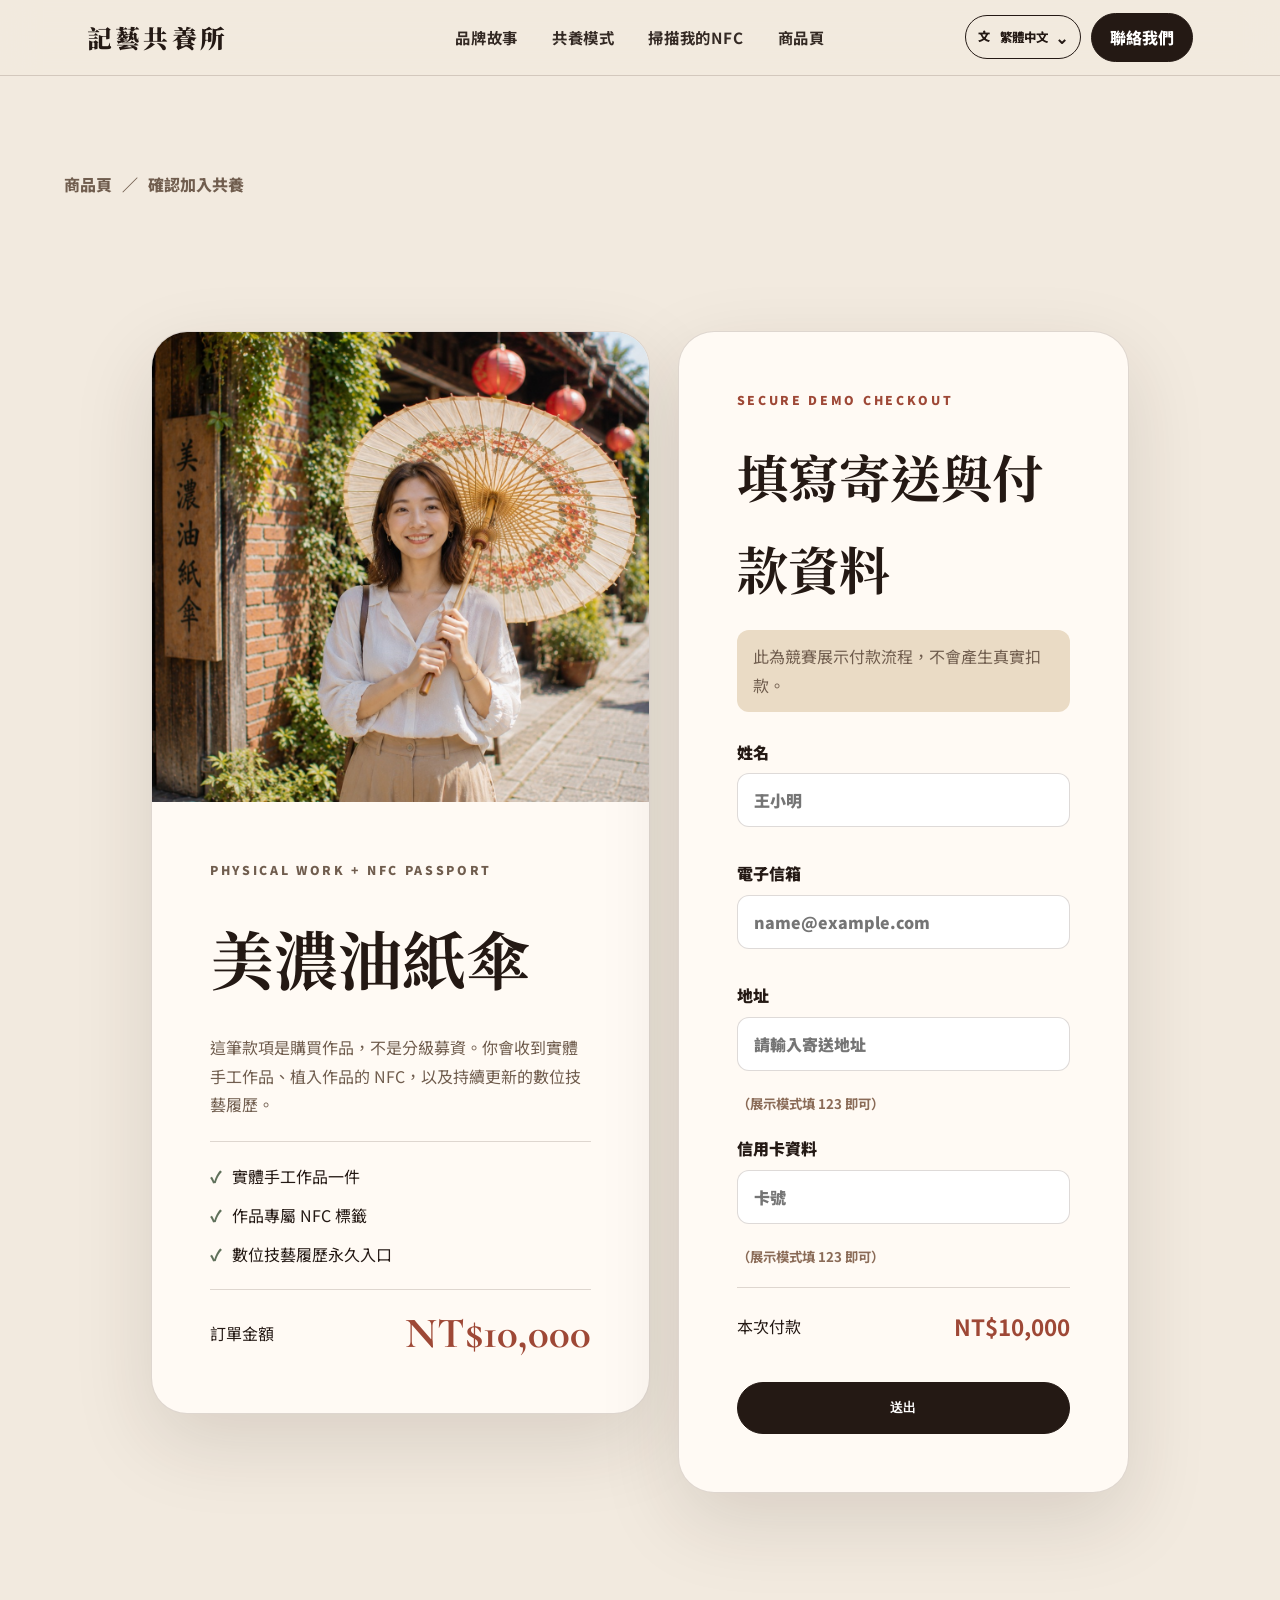
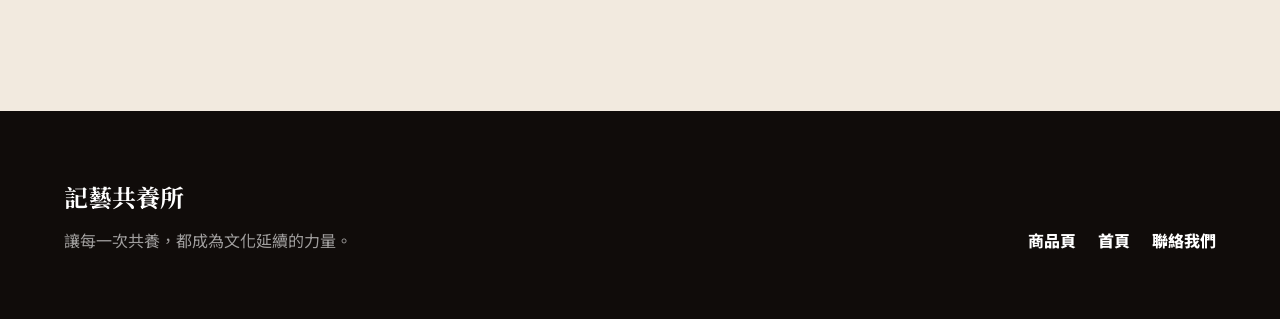
<file: checkout.html>
<!DOCTYPE html>
<html lang="zh-Hant"><head><meta charset="UTF-8"><meta name="viewport" content="width=device-width,initial-scale=1"><meta name="description" content="完成作品共養購買，取得實體作品與 NFC 數位技藝履歷。"><title>加入共養｜記藝共養所</title><link href="https://fonts.googleapis.com/css2?family=Noto+Serif+TC:wght@500;700;900&family=Noto+Sans+TC:wght@300;400;500;700;900&family=Cormorant+Garamond:wght@500;600;700&display=swap" rel="stylesheet">
<style data-jiyi-v5>

:root{
  --cream:#F5EBDD;
  --paper:#FFF8EC;
  --paper-soft:#FAF0DF;
  --ink:#2D1F16;
  --ink-soft:#6F5842;
  --muted:#9B846B;
  --line:#E2CFB3;
  --gold:#C99B57;
  --sage:#6C7C61;
  --brick:#B45F45;
  --black:#12100E;
  --white:#FFFFFF;
  --shadow:0 24px 70px rgba(45,31,22,.16);
  --radius-xl:44px;
  --radius-lg:30px;
}
*{box-sizing:border-box}
html{scroll-behavior:smooth}
body{
  margin:0;
  font-family:"Noto Sans TC", sans-serif;
  background:var(--cream);
  color:var(--ink);
  line-height:1.8;
  overflow-x:hidden;
}
h1,h2,h3,.logo,.serif{font-family:"Noto Serif TC", serif}
a{color:inherit;text-decoration:none}
img{width:100%;display:block}
::selection{background:rgba(201,155,87,.35)}

.navbar{
  position:fixed;
  top:0;
  width:100%;
  height:92px;
  padding:0 6.8vw;
  display:grid;
  grid-template-columns:1fr auto 1fr;
  align-items:center;
  z-index:9999;
  color:white;
  transition:background .35s ease,color .35s ease,height .35s ease,box-shadow .35s ease;
}
.navbar.scrolled,.navbar.solid{
  height:76px;
  color:var(--ink);
  background:rgba(245,235,221,.94);
  backdrop-filter:blur(18px);
  box-shadow:0 10px 30px rgba(45,31,22,.08);
}
.logo{
  font-weight:900;
  font-size:1.55rem;
  letter-spacing:.13em;
  text-shadow:0 2px 14px rgba(0,0,0,.22);
}
.navbar.scrolled .logo,.navbar.solid .logo{text-shadow:none}
.nav-center{
  display:flex;
  justify-content:center;
  gap:34px;
  font-size:.96rem;
  font-weight:700;
  letter-spacing:.04em;
}
.nav-center a{opacity:.92;transition:.25s}
.nav-center a:hover{color:var(--gold)}
.nav-right{display:flex;justify-content:flex-end}
.nav-pill{
  border:1px solid currentColor;
  border-radius:999px;
  padding:9px 18px;
  font-weight:800;
}
.mobile-menu-btn{
  display:none;
  border:0;
  background:transparent;
  color:inherit;
  font-size:1.4rem;
}

.hero{
  min-height:100vh;
  position:relative;
  color:white;
  display:flex;
  align-items:center;
  overflow:hidden;
  background:
    linear-gradient(90deg,rgba(0,0,0,.74) 0%,rgba(0,0,0,.52) 38%,rgba(0,0,0,.14) 72%,rgba(0,0,0,.03) 100%),
    url("[data-uri]") center center / cover no-repeat;
}
.hero::before{
  content:"";
  position:absolute;
  inset:0;
  background:
    radial-gradient(circle at 18% 52%,rgba(180,95,69,.2),transparent 34%),
    linear-gradient(to bottom,rgba(0,0,0,.18),transparent 24%),
    linear-gradient(to top,rgba(0,0,0,.58),transparent 36%);
  pointer-events:none;
}
.hero-content{
  position:relative;
  z-index:2;
  width:min(840px,88vw);
  margin-left:6.8vw;
  padding-top:80px;
}
.eyebrow{
  font-family:"Cormorant Garamond", serif;
  color:rgba(143,164,132,.98);
  font-size:1.08rem;
  font-weight:700;
  letter-spacing:.28em;
  text-transform:uppercase;
  margin-bottom:30px;
}
.hero h1{
  margin:0;
  font-size:clamp(3.5rem,7vw,7.6rem);
  line-height:1.12;
  letter-spacing:.045em;
  text-shadow:0 4px 28px rgba(0,0,0,.34);
}
.hero p{
  max-width:670px;
  margin:34px 0 40px;
  color:rgba(255,255,255,.82);
  font-size:1.08rem;
  letter-spacing:.04em;
}
.btn-row{display:flex;gap:16px;flex-wrap:wrap}
.btn{
  display:inline-block;
  border:1px solid currentColor;
  background:transparent;
  color:inherit;
  border-radius:999px;
  padding:13px 28px;
  font-weight:900;
  letter-spacing:.04em;
  transition:.28s ease;
  cursor:pointer;
}
.btn:hover{transform:translateY(-3px);box-shadow:0 18px 45px rgba(0,0,0,.18)}
.btn.white{background:white;color:var(--ink);border-color:white}
.btn.dark{background:var(--ink);color:white;border-color:var(--ink)}
.btn.ghost-white{background:rgba(255,255,255,.06);backdrop-filter:blur(10px);color:white;border-color:rgba(255,255,255,.82)}
.scroll-indicator{
  position:absolute;left:6.8vw;bottom:34px;z-index:2;display:flex;gap:12px;align-items:center;
  color:rgba(255,255,255,.78);font-size:.82rem;letter-spacing:.14em;text-transform:uppercase;
}
.scroll-line{width:54px;height:1px;background:rgba(255,255,255,.62)}

section{padding:108px 6.8vw}
.page-content{padding:132px 6.8vw 108px}
.section-head{max-width:850px;margin-bottom:48px}
.section-head.center{text-align:center;margin-left:auto;margin-right:auto}
.label{color:var(--sage);font-weight:900;letter-spacing:.18em;font-size:.82rem;text-transform:uppercase;margin-bottom:14px}
.section-head h1,.section-head h2{
  margin:0 0 18px;
  font-size:clamp(2.15rem,4.2vw,4.4rem);
  line-height:1.22;
  letter-spacing:.035em;
}
.section-head p{margin:0;color:var(--ink-soft);font-size:1.02rem}
.two-col{display:grid;grid-template-columns:1fr 1fr;gap:64px;align-items:center}
.image-card,.placeholder-img{
  border-radius:var(--radius-xl);
  min-height:520px;
  overflow:hidden;
  background:
    linear-gradient(rgba(255,255,255,.58),rgba(255,255,255,.58)),
    repeating-linear-gradient(45deg,#EAD8BB 0,#EAD8BB 16px,#F7EAD6 16px,#F7EAD6 32px);
  border:2px dashed #C8B492;
  display:grid;
  place-items:center;
  text-align:center;
  color:var(--muted);
  padding:30px;
  font-weight:900;
  box-shadow:var(--shadow);
}
.image-card img,.placeholder-img img,.product-img img,.feature-img img,.screen-photo img,.detail-image img{
  width:100%;
  height:100%;
  object-fit:cover;
}
.text-panel{
  background:var(--paper);
  border:1px solid var(--line);
  border-radius:var(--radius-xl);
  padding:52px;
  box-shadow:var(--shadow);
}
.lead-quote{
  font-family:"Noto Serif TC", serif;
  font-size:1.8rem;
  line-height:1.55;
  letter-spacing:.04em;
  color:var(--ink);
  margin:0 0 26px;
}
.text-panel p{color:var(--ink-soft)}
.cards{display:grid;grid-template-columns:repeat(3,1fr);gap:28px}
.card{
  background:var(--paper);
  border:1px solid var(--line);
  border-radius:var(--radius-lg);
  padding:34px;
  box-shadow:var(--shadow);
  transition:.3s ease;
}
.card:hover{transform:translateY(-8px)}
.card-num{
  width:42px;height:42px;border-radius:50%;display:grid;place-items:center;background:var(--brick);color:white;font-weight:900;margin-bottom:20px;
}
.card h3{margin:0 0 12px;font-size:1.6rem;line-height:1.35}
.card p{color:var(--ink-soft);margin:0}
.dark-band{background:var(--black);color:white;position:relative;overflow:hidden}
.dark-band::before{
  content:"";position:absolute;inset:auto -20% -40% 40%;width:580px;height:580px;border-radius:50%;
  background:radial-gradient(circle,rgba(201,155,87,.22),transparent 65%);
}
.dark-band .section-head p,.dark-band .card p{color:rgba(255,255,255,.68)}
.dark-band .card{background:rgba(255,255,255,.07);border-color:rgba(255,255,255,.14);box-shadow:none}
.dark-band .card-num{background:#EBC878;color:var(--ink)}
.showcase{display:grid;grid-template-columns:.95fr 1.05fr;gap:64px;align-items:center}
.phone{width:min(390px,100%);margin:auto;background:#2B211A;border-radius:48px;padding:18px;box-shadow:0 35px 90px rgba(0,0,0,.28)}
.screen{min-height:610px;background:var(--paper);border-radius:34px;padding:26px}
.screen-photo{
  height:155px;border-radius:24px;border:2px dashed #C8B492;background:#EAD8BB;display:grid;place-items:center;
  text-align:center;color:var(--muted);font-weight:900;margin-bottom:20px;overflow:hidden;
}
.screen h3{margin:0 0 16px;font-size:1.35rem}
.info-row{padding:13px 0;border-bottom:1px solid var(--line);color:var(--ink-soft);font-size:.95rem}
.langs{display:flex;gap:8px;flex-wrap:wrap;margin-top:18px}
.langs span{background:#EADBC5;border-radius:999px;padding:5px 10px;font-size:.8rem;color:var(--ink-soft)}
.stats{display:grid;grid-template-columns:repeat(4,1fr);gap:18px}
.stat{
  background:var(--paper);border:1px solid var(--line);border-radius:var(--radius-lg);padding:32px 22px;text-align:center;box-shadow:var(--shadow)
}
.stat strong{display:block;font-family:"Cormorant Garamond",serif;font-size:3.2rem;line-height:1;color:var(--brick)}
.stat span{color:var(--ink-soft)}
.featured-crafts{display:grid;grid-template-columns:1.1fr .9fr;gap:28px}
.feature-large,.feature-small{
  min-height:560px;border-radius:var(--radius-xl);background:var(--paper);border:1px solid var(--line);box-shadow:var(--shadow);
  overflow:hidden;display:flex;flex-direction:column;
}
.feature-small-wrap{display:grid;gap:28px}
.feature-small{min-height:266px}
.feature-img{
  flex:1;min-height:260px;background:
    linear-gradient(rgba(255,255,255,.55),rgba(255,255,255,.55)),
    repeating-linear-gradient(45deg,#EAD8BB 0,#EAD8BB 16px,#F7EAD6 16px,#F7EAD6 32px);
  border-bottom:1px solid var(--line);display:grid;place-items:center;text-align:center;color:var(--muted);font-weight:900;overflow:hidden;
}
.feature-content{padding:28px}
.feature-content h3{font-size:1.75rem;margin:0 0 8px}
.feature-content p{color:var(--ink-soft);margin:0}
.product-grid{display:grid;grid-template-columns:repeat(3,1fr);gap:30px}
.product-card{
  background:var(--paper);border:1px solid var(--line);border-radius:var(--radius-xl);padding:22px;box-shadow:var(--shadow);transition:.3s ease;
}
.product-card:hover{transform:translateY(-8px)}
.product-img{
  height:280px;border-radius:30px;border:2px dashed #C8B492;background:#EAD8BB;display:grid;place-items:center;text-align:center;
  color:var(--muted);font-weight:900;overflow:hidden;
}
.product-card h3{font-size:1.55rem;margin:20px 0 8px}
.product-card p{color:var(--ink-soft)}
.price{color:var(--brick);font-weight:900;font-size:1.22rem;margin:16px 0 10px}
.progress{height:10px;border-radius:999px;overflow:hidden;background:#E9DAC3;margin:14px 0 8px}
.progress span{display:block;height:100%;background:var(--sage)}
.meta{display:flex;justify-content:space-between;color:var(--muted);font-size:.88rem;margin-bottom:18px}
.detail-hero{display:grid;grid-template-columns:1fr 1fr;gap:64px;align-items:center}
.detail-image{
  min-height:620px;border-radius:var(--radius-xl);border:2px dashed #C8B492;background:#EAD8BB;display:grid;place-items:center;
  text-align:center;color:var(--muted);font-weight:900;box-shadow:var(--shadow);overflow:hidden;
}
.detail-info{background:var(--paper);border:1px solid var(--line);border-radius:var(--radius-xl);padding:48px;box-shadow:var(--shadow)}
.detail-info h1{font-size:clamp(2.2rem,4vw,4.2rem);line-height:1.2;margin:0 0 20px}
.detail-info p{color:var(--ink-soft)}
.info-grid{display:grid;grid-template-columns:repeat(3,1fr);gap:24px;margin-top:54px}
.plan-grid{display:grid;grid-template-columns:repeat(3,1fr);gap:28px}
.plan{background:var(--paper);border:1px solid var(--line);border-radius:var(--radius-xl);padding:38px;box-shadow:var(--shadow)}
.plan h3{font-size:1.65rem;margin:0 0 8px}
.amount{font-family:"Cormorant Garamond",serif;color:var(--brick);font-size:3rem;font-weight:700}
.plan ul{color:var(--ink-soft);padding-left:22px}
.form-box{width:min(700px,100%);background:var(--paper);border:1px solid var(--line);border-radius:var(--radius-xl);padding:42px;box-shadow:var(--shadow)}
input,select,textarea{
  width:100%;padding:15px 16px;margin-bottom:14px;border-radius:16px;border:1px solid #D8C5AA;background:#FFFDF7;font-family:inherit;font-size:1rem;
}
.back-link{display:inline-block;margin-bottom:32px;color:var(--ink-soft);font-weight:900}
.footer{background:#211812;color:white;padding:58px 6.8vw}
.footer p{color:#D8C7B1;max-width:920px}
.reveal{opacity:0;transform:translateY(30px);transition:opacity .8s ease,transform .8s ease}
.reveal.show{opacity:1;transform:translateY(0)}

@media(max-width:980px){
  .navbar{height:76px;padding:0 6vw}
  .nav-center,.nav-right{display:none}
  .mobile-menu-btn{display:block;justify-self:end}
  .navbar{grid-template-columns:1fr auto}
  .hero-content{margin-left:6vw;width:88vw}
  .hero h1{font-size:clamp(3rem,13vw,5.2rem)}
  section,.page-content{padding-left:6vw;padding-right:6vw}
  .two-col,.cards,.showcase,.stats,.featured-crafts,.product-grid,.detail-hero,.info-grid,.plan-grid{grid-template-columns:1fr}
  .image-card,.detail-image{min-height:380px}
}

/* =========================================================
   V5 — multilingual controls, NFC journey and plan details
   ========================================================= */
.image-card{min-height:0!important;aspect-ratio:4/3!important;padding:0!important}
.image-card img{display:block;width:100%;height:100%;object-fit:cover}

.language-control{position:relative;display:flex;align-items:center;margin-right:10px}
.navbar .logo{white-space:nowrap}
.language-control::before{content:"文";position:absolute;left:13px;top:50%;transform:translateY(-50%);font-weight:900;font-size:.76rem;pointer-events:none}
.language-control select{appearance:none;width:auto;margin:0;min-width:116px;height:44px;padding:0 32px 0 34px;border:1px solid currentColor;border-radius:999px;background:transparent;color:inherit;font:800 .78rem/1 "Noto Sans TC",sans-serif;cursor:pointer}
.language-control::after{content:"⌄";position:absolute;right:13px;top:48%;transform:translateY(-50%);font-weight:900;pointer-events:none}
.market-v3 .navbar:not(.scrolled):not(.solid) .language-control select,.home-page .navbar:not(.scrolled) .language-control select{color:#fff}
.navbar.solid .language-control select,.navbar.scrolled .language-control select{color:var(--v3-ink,#241712)}

.nfc-v5{background:#f2eadf;color:var(--v3-ink)}
.nfc-flow{padding-top:76px;min-height:100vh}
.nfc-flow__progress{position:sticky;z-index:20;top:76px;display:flex;align-items:center;justify-content:center;padding:18px 24px;background:rgba(242,234,223,.94);backdrop-filter:blur(14px);border-bottom:1px solid var(--v3-line)}
.nfc-flow__progress span{display:grid;place-items:center;width:34px;height:34px;border:1px solid #b8a895;border-radius:50%;font:800 .7rem/1 "Noto Sans TC",sans-serif;color:#8b786a;background:#f2eadf;transition:.3s}
.nfc-flow__progress span.is-active{background:var(--v3-ink);border-color:var(--v3-ink);color:#fff}
.nfc-flow__progress span.is-done{background:var(--v3-gold);border-color:var(--v3-gold);color:#fff}
.nfc-flow__progress i{width:min(7vw,90px);height:1px;background:#cfc1b0}
.nfc-stage{display:none;min-height:calc(100vh - 150px);padding:0!important;animation:nfcStageIn .55s ease both}
.nfc-stage.is-active{display:grid}
@keyframes nfcStageIn{from{opacity:0;transform:translateY(12px)}to{opacity:1;transform:none}}

.nfc-scan{grid-template-columns:.92fr 1.08fr;background:#17100d;color:#fff}
.nfc-scan__copy{padding:clamp(50px,6vw,90px);display:flex;flex-direction:column;justify-content:center;align-items:flex-start}
.nfc-scan__copy h1{font-size:clamp(3.2rem,4.8vw,5.6rem);line-height:1.04;margin:18px 0 24px;letter-spacing:-.05em}
.nfc-scan__copy>p:not(.mv3-kicker){max-width:700px;color:#d9cdc3;font-size:1.1rem}
.nfc-scan .mv3-btn{border:1px solid #fff}
.nfc-scan .mv3-btn:first-child{background:#fff;color:#1b120f}
.nfc-scan .mv3-btn.line{background:transparent;color:#fff}
.nfc-scene{position:relative;display:grid;place-items:center;overflow:hidden;background:radial-gradient(circle at 50% 45%,#5f3427 0,#2c1b15 34%,#130d0b 70%)}
.nfc-phone{position:relative;z-index:3;width:min(42%,270px);aspect-ratio:.52;border:8px solid #050505;border-radius:42px;background:#050505;box-shadow:0 45px 80px #0009;transform:rotate(8deg)}
.nfc-phone::before{content:"";position:absolute;z-index:2;top:9px;left:50%;width:42%;height:22px;transform:translateX(-50%);border-radius:99px;background:#050505}
.nfc-phone__screen{height:100%;border-radius:32px;background:linear-gradient(145deg,#f4eadc,#cfb896);color:#241712;display:flex;flex-direction:column;align-items:center;justify-content:center;gap:18px}
.nfc-phone__screen span{display:grid;place-items:center;width:82px;height:82px;border:1px solid #8e7054;border-radius:50%;font:800 1.1rem/1 sans-serif}
.nfc-phone__screen b{font-size:1.35rem}.nfc-phone__screen small{letter-spacing:.1em}
.nfc-tag{position:absolute;z-index:2;bottom:12%;right:18%;display:grid;place-items:center;width:145px;aspect-ratio:1.55;border-radius:12px;background:#ead9bd;color:#9a6b2e;font-weight:900;box-shadow:0 18px 60px #0008;transform:rotate(-9deg)}
.nfc-rings{position:absolute;right:24%;bottom:25%;width:180px;height:180px}.nfc-rings i{position:absolute;inset:0;border:2px solid #e5b45a;border-radius:50%;animation:nfcPulse 2.2s infinite}.nfc-rings i:nth-child(2){animation-delay:.7s}.nfc-rings i:nth-child(3){animation-delay:1.4s}
@keyframes nfcPulse{0%{opacity:.9;transform:scale(.2)}100%{opacity:0;transform:scale(1.35)}}

.nfc-account{grid-template-columns:1.05fr .95fr;background:#18110e}
.nfc-auth-visual{position:relative;overflow:hidden;min-height:720px}.nfc-auth-visual img{width:100%;height:100%;object-fit:cover}.nfc-auth-visual::after{content:"";position:absolute;inset:0;background:linear-gradient(0deg,#170f0cdd 0,transparent 60%)}.nfc-auth-visual>div{position:absolute;z-index:2;left:8%;right:8%;bottom:8%;color:#fff}.nfc-auth-visual h2{font-size:clamp(2.4rem,4vw,4.8rem);line-height:1.1;margin:15px 0}
.nfc-auth-card{align-self:center;width:min(620px,82%);margin:auto;padding:clamp(35px,5vw,70px);background:#fffaf3;box-shadow:var(--v3-shadow)}
.nfc-auth-tabs{display:grid;grid-template-columns:1fr 1fr;border-bottom:1px solid var(--v3-line);margin-bottom:36px}.nfc-auth-tabs button{padding:16px;border:0;background:none;font-weight:900;color:#8d7a6c;cursor:pointer}.nfc-auth-tabs button.is-active{color:var(--v3-red);box-shadow:inset 0 -3px var(--v3-red)}
.nfc-auth-form{display:none}.nfc-auth-form.is-active{display:grid;gap:18px}.nfc-auth-form h2{font-size:2.4rem;margin:0}.nfc-auth-form p{margin:0 0 10px;color:var(--v3-copy)}.nfc-auth-form label{display:grid;gap:8px;font-weight:800}.nfc-auth-form input{width:100%;height:52px;border:1px solid var(--v3-line);background:#fff;padding:0 15px;font:inherit}.nfc-auth-form .mv3-btn{width:100%;margin-top:10px}

.nfc-welcome{place-content:center;text-align:center;padding:70px 24px;background:radial-gradient(circle at center,#efe0cc,#d8c0a2);min-height:calc(100vh - 150px)}
.nfc-welcome__mark{margin:0 auto 28px;display:grid;place-items:center;width:110px;height:110px;border:1px solid #9c7655;border-radius:50%;font:900 3.2rem/1 serif}
.nfc-welcome h1{max-width:950px;margin:12px auto 22px;font-size:clamp(3.2rem,6vw,7rem);line-height:1.05}.nfc-welcome>p:not(.mv3-kicker){max-width:760px;margin:0 auto 26px;color:var(--v3-copy);font-size:1.1rem}.nfc-welcome__id{display:flex;align-items:center;justify-content:center;gap:18px;margin:0 auto 34px;padding:16px 24px;border-block:1px solid #bba88e}.nfc-welcome__id span{font-size:.85rem;color:#705f52}

.nfc-guide{grid-template-columns:.7fr 1.3fr;gap:70px;padding:clamp(65px,8vw,120px);align-items:center;background:#f4ece1}.nfc-guide__heading h1{font-size:clamp(3rem,5.2vw,6rem);line-height:1.07;margin:16px 0}.nfc-guide__heading p:last-child{color:var(--v3-copy)}.nfc-guide__grid{display:grid;grid-template-columns:1fr 1fr;border:1px solid var(--v3-line)}.nfc-guide__grid article{padding:clamp(28px,4vw,55px);min-height:240px;background:#fffaf4;border:1px solid var(--v3-line)}.nfc-guide__grid span{font:700 2rem/1 "Cormorant Garamond",serif;color:var(--v3-gold)}.nfc-guide__grid h3{font-size:1.7rem;margin:24px 0 10px}.nfc-guide__grid p{color:var(--v3-copy)}.nfc-guide>.mv3-btn{grid-column:2;justify-self:start}

.nfc-passport-v5{display:none!important;background:#f3ebdf}.nfc-passport-v5.is-active{display:block!important}.passport-v5-hero{display:grid;grid-template-columns:.9fr 1.1fr;min-height:720px;background:#18110e;color:#fff}.passport-v5-hero>div{padding:clamp(60px,8vw,120px);align-self:center}.passport-v5-hero h1{font-size:clamp(4rem,7vw,8rem);line-height:1.02;margin:15px 0 30px}.passport-v5-hero p:not(.mv3-kicker){max-width:640px;color:#d8ccc2}.passport-v5-hero>img{width:100%;height:100%;object-fit:cover;min-height:720px}.passport-v5-tags{display:flex;flex-wrap:wrap;gap:10px;margin-top:30px}.passport-v5-tags span{padding:8px 12px;border:1px solid #ffffff55;border-radius:999px;font-size:.76rem}
.passport-v5-nav{position:sticky;z-index:12;top:145px;display:flex;justify-content:center;gap:35px;padding:18px;background:#fffaf4eF;backdrop-filter:blur(12px);border-bottom:1px solid var(--v3-line)}.passport-v5-nav a{color:var(--v3-ink);font-weight:900}
.passport-v5-section{width:min(1296px,90%);margin:0 auto;padding:clamp(80px,10vw,150px) 0}.passport-v5-section h2,.passport-v5-languages h2{font-size:clamp(3rem,5vw,6rem);line-height:1.08;margin:16px 0 28px}.passport-v5-section p{color:var(--v3-copy)}
.passport-story{display:grid;grid-template-columns:.85fr 1.15fr;gap:7vw;align-items:center}.passport-story>img{width:100%;height:620px;object-fit:cover}.artisan-card{display:grid;grid-template-columns:1fr 1fr;background:#fffaf4;padding:0!important;width:min(1296px,90%);box-shadow:var(--v3-shadow)}.artisan-card>img{width:100%;height:100%;min-height:630px;object-fit:cover}.artisan-card>div{padding:clamp(50px,7vw,100px);align-self:center}.artisan-card blockquote{margin:30px 0;padding-left:22px;border-left:3px solid var(--v3-gold);font:700 1.65rem/1.55 "Noto Serif TC",serif}
.passport-v5-heading{max-width:900px}.process-v5-list{margin-top:55px;border-top:1px solid var(--v3-line)}.process-v5-list article{display:grid;grid-template-columns:80px 1fr 130px;gap:24px;align-items:center;padding:28px 0;border-bottom:1px solid var(--v3-line)}.process-v5-list article>span{font:700 2.2rem/1 "Cormorant Garamond",serif;color:var(--v3-gold)}.process-v5-list h3{font-size:1.55rem;margin:0 0 6px}.process-v5-list p{margin:0}.process-v5-list time{font-size:.8rem;color:#8b786a}
.progress-v5{display:grid;grid-template-columns:.85fr 1.15fr;gap:8vw;align-items:start}.progress-v5-number{font:700 clamp(6rem,13vw,12rem)/.9 "Cormorant Garamond",serif;color:var(--v3-red)}.progress-v5 h2{font-size:clamp(2.5rem,4vw,4.6rem)}.progress-v5-bar{height:4px;margin-top:32px;background:#d9cbb9}.progress-v5-bar span{display:block;width:40%;height:100%;background:var(--v3-red)}.progress-v5 ol{list-style:none;padding:0;margin:0;border-top:1px solid var(--v3-line)}.progress-v5 li{display:grid;grid-template-columns:1fr auto;gap:20px;padding:30px 0;border-bottom:1px solid var(--v3-line)}.progress-v5 li b{font-size:1.3rem}.progress-v5 li span{color:#8b786a}.progress-v5 li.done span{color:#69765f}.progress-v5 li.active span{color:var(--v3-red);font-weight:900}
.passport-v5-languages{padding:clamp(70px,9vw,130px) max(5vw,calc((100% - 1296px)/2));display:grid;grid-template-columns:1fr 1fr;gap:8vw;align-items:center;background:#dfceb8}.passport-v5-languages>div:last-child{display:flex;flex-wrap:wrap;gap:12px}.passport-v5-languages span{padding:12px 18px;border:1px solid #a8947b;border-radius:999px;font-weight:900}.passport-v5-footer{padding:80px 5vw;display:flex;justify-content:center;gap:12px;background:#18110e}

.plans-v5-main{padding-top:76px;background:#f2eadf}.plans-v5-hero{padding:clamp(80px,10vw,150px) max(5vw,calc((100% - 1296px)/2));display:grid;grid-template-columns:1fr .75fr;gap:8vw;align-items:end;background:#19110e;color:#fff}.plans-v5-hero h1{font-size:clamp(3.5rem,6vw,7rem);line-height:1.04;margin:16px 0 24px}.plans-v5-hero>div>p:last-child{color:#d6c9bf}.plans-v5-hero aside{display:flex;align-items:center;justify-content:space-between;padding:24px;border-block:1px solid #ffffff55;font-weight:900}.plans-v5-hero aside i{font-style:normal;color:var(--v3-gold)}
.plans-v5-grid{width:min(1296px,90%);margin:0 auto;padding:clamp(70px,9vw,130px) 0;display:grid;grid-template-columns:repeat(3,1fr);gap:20px}.plan-v5-card{position:relative;padding:clamp(36px,4vw,58px);background:#fffaf4;border:1px solid var(--v3-line);display:flex;flex-direction:column;min-height:620px}.plan-v5-card.featured{background:#231713;color:#fff;transform:translateY(-20px)}.plan-v5-card.featured p,.plan-v5-card.featured li{color:#d9cdc3}.plan-v5-card h2{font-size:2.8rem;margin:16px 0}.plan-v5-price{display:flex;align-items:end;gap:10px;padding-bottom:25px;border-bottom:1px solid var(--v3-line)}.plan-v5-price b{font:700 3.8rem/1 "Cormorant Garamond",serif;color:var(--v3-red)}.featured .plan-v5-price b{color:#e7b75f}.plan-v5-card>p:not(.mv3-kicker){color:var(--v3-copy)}.plan-v5-card ul{padding-left:20px;display:grid;gap:14px;margin:26px 0 40px}.plan-v5-card .mv3-btn{margin-top:auto}.plan-v5-ribbon{position:absolute;right:18px;top:18px;padding:6px 10px;background:#e7b75f;color:#231713;border-radius:99px;font-size:.72rem;font-weight:900}.plans-v5-note{padding:clamp(70px,9vw,120px) max(5vw,calc((100% - 1296px)/2));display:grid;grid-template-columns:1fr 1fr;gap:8vw;background:#dfceb8}.plans-v5-note h2{font-size:clamp(3rem,5vw,5.6rem);line-height:1.08;margin:15px 0}.plans-v5-note p{color:var(--v3-copy)}

.plan-detail-main{padding-top:76px;background:#f3ebdf}.plan-detail-hero{display:grid;grid-template-columns:1.1fr .9fr;background:#19110e;color:#fff}.plan-detail-hero>div,.plan-detail-hero>aside{padding:clamp(55px,8vw,110px)}.plan-detail-hero h1{font-size:clamp(4rem,7vw,7.5rem);margin:15px 0}.plan-detail-hero>div>p:not(.mv3-kicker){color:#d8ccc2}.plan-detail-price{display:flex;align-items:end;gap:12px;margin-top:32px}.plan-detail-price b{font:700 5rem/1 "Cormorant Garamond",serif;color:#e7b75f}.plan-detail-hero>aside{background:#2b1d18;display:flex;flex-direction:column;justify-content:center}.plan-detail-hero aside>p{color:#e7b75f;font-weight:900}.plan-detail-hero aside h2{font-size:2.4rem;line-height:1.25}.plan-detail-steps{display:grid;gap:14px;margin-top:25px}.plan-detail-steps span{color:#7e6d62}.plan-detail-steps .done{color:#8faa84}.plan-detail-steps .active{color:#fff}
html[lang="en"] .plans-v5-hero h1{font-size:clamp(3.1rem,5vw,5.8rem)}
html[lang="en"] .passport-v5-hero h1{font-size:clamp(3.6rem,6vw,6.8rem)}
.plan-detail-content{width:min(1296px,90%);margin:0 auto;padding:clamp(70px,9vw,130px) 0;display:grid;grid-template-columns:1fr 390px;gap:8vw;align-items:start}.plan-detail-body{display:grid;gap:100px}.plan-detail-body h2{font-size:clamp(2.8rem,4vw,4.5rem);margin:12px 0 30px}.plan-detail-list{display:grid;gap:1px;background:var(--v3-line);border:1px solid var(--v3-line)}.plan-detail-benefit{display:grid;grid-template-columns:52px 1fr;gap:20px;padding:25px;background:#fffaf4}.plan-detail-benefit span{font:700 1.8rem/1 "Cormorant Garamond",serif;color:var(--v3-gold)}.plan-detail-benefit h3{margin:0 0 7px}.plan-detail-benefit p{margin:0;color:var(--v3-copy)}.plan-funds{display:grid;grid-template-columns:1fr 1fr;border:1px solid var(--v3-line)}.plan-funds div{display:grid;padding:28px;border:1px solid var(--v3-line)}.plan-funds b{font:700 3.5rem/1 "Cormorant Garamond",serif;color:var(--v3-red)}.plan-detail-caption{color:var(--v3-copy)}.plan-detail-notes{display:grid;gap:16px;padding-left:22px;color:var(--v3-copy)}
.plan-checkout-card{position:sticky;top:120px;padding:35px;background:#fffaf4;border:1px solid var(--v3-line);box-shadow:var(--v3-shadow)}.plan-checkout-card h2{font-size:2.2rem}.plan-checkout-price{display:flex;justify-content:space-between;align-items:end;padding:22px 0;border-block:1px solid var(--v3-line)}.plan-checkout-price b{font:700 2.7rem/1 "Cormorant Garamond",serif;color:var(--v3-red)}.plan-checkout-card label:not(.plan-agree){display:grid;gap:8px;margin:22px 0;font-weight:900}.plan-checkout-card select{height:48px;border:1px solid var(--v3-line);padding:0 12px;background:#fff;font:inherit}.plan-agree{display:flex;gap:10px;margin:22px 0;color:var(--v3-copy);font-size:.88rem}.plan-agree input{margin-top:4px}.plan-checkout-card .mv3-btn{width:100%;text-align:center}.plan-checkout-card .is-disabled{opacity:.45;pointer-events:none}.plan-back{display:block;text-align:center;margin-top:20px;color:var(--v3-ink);font-weight:900}

@media(max-width:1100px){
  .navbar .nav-right{gap:7px}.language-control select{min-width:104px}
  .nfc-scan,.nfc-account,.nfc-guide,.passport-v5-hero,.passport-story,.artisan-card,.progress-v5,.passport-v5-languages,.plans-v5-hero,.plans-v5-note,.plan-detail-hero{grid-template-columns:1fr}
  .nfc-scene{min-height:640px}.nfc-guide>.mv3-btn{grid-column:1}.passport-v5-nav{top:76px;overflow:auto;justify-content:flex-start}.passport-story>img{height:520px}.plans-v5-grid{grid-template-columns:1fr}.plan-v5-card.featured{transform:none}.plan-detail-content{grid-template-columns:1fr}.plan-checkout-card{position:static}
}
@media(max-width:760px){
  .language-control{margin:8px 18px 0}.language-control select{width:100%}.navbar.menu-open .language-control{display:flex}
  .nfc-flow{padding-top:72px}.nfc-flow__progress{top:72px;padding:12px}.nfc-flow__progress i{width:7vw}.nfc-flow__progress span{width:28px;height:28px}
  .nfc-scan__copy{padding:55px 22px}.nfc-scan__copy h1{font-size:3.6rem}.nfc-scene{min-height:500px}.nfc-phone{width:44%}.nfc-tag{width:110px;right:10%}
  .nfc-auth-visual{min-height:420px}.nfc-auth-card{width:100%;padding:35px 22px}.nfc-welcome h1{font-size:3.5rem}.nfc-welcome__id{flex-direction:column;gap:5px}.nfc-guide{padding:60px 18px;gap:40px}.nfc-guide__grid{grid-template-columns:1fr}.passport-v5-hero>div{padding:58px 22px}.passport-v5-hero h1{font-size:4rem}.passport-v5-hero>img{min-height:480px}.passport-v5-nav{top:72px}.passport-v5-section{width:calc(100% - 32px);padding:70px 0}.passport-v5-section h2,.passport-v5-languages h2{font-size:3rem}.passport-story>img{height:390px}.artisan-card{width:calc(100% - 32px)}.artisan-card>img{min-height:420px}.artisan-card>div{padding:38px 24px}.process-v5-list article{grid-template-columns:48px 1fr}.process-v5-list time{grid-column:2}.passport-v5-languages{padding:65px 22px}.passport-v5-footer{flex-direction:column}.passport-v5-footer .mv3-btn{width:100%;text-align:center}
  .plans-v5-hero{padding:70px 22px}.plans-v5-hero h1{font-size:3.7rem}.plans-v5-hero aside{display:grid;grid-template-columns:1fr auto;gap:12px}.plans-v5-hero aside i{display:none}.plans-v5-grid{width:calc(100% - 32px)}.plans-v5-note{padding:65px 22px}.plan-v5-card{min-height:0}.plan-detail-hero>div,.plan-detail-hero>aside{padding:55px 22px}.plan-detail-hero h1{font-size:4rem}.plan-detail-content{width:calc(100% - 32px)}.plan-funds{grid-template-columns:1fr}.plan-detail-price b{font-size:3.8rem}
}

.tag{
  display:inline-flex;
  width:max-content;
  border-radius:999px;
  background:#EFE2CE;
  color:var(--brick);
  padding:6px 12px;
  font-size:.8rem;
  font-weight:900;
  letter-spacing:.06em;
}
.purchase-hero{
  padding:0 0 74px;
  display:grid;
  grid-template-columns:1.25fr .75fr;
  gap:34px;
  align-items:end;
}
.purchase-hero h1,.nfc-unlocked h1{
  margin:0 0 22px;
  font-size:clamp(2.4rem,5vw,5.2rem);
  line-height:1.18;
  letter-spacing:.04em;
}
.purchase-hero p,.nfc-unlocked p{color:var(--ink-soft);font-size:1.05rem}
.purchase-note,.nfc-badge{
  background:var(--paper);
  border:1px solid var(--line);
  border-radius:var(--radius-xl);
  padding:34px;
  box-shadow:var(--shadow);
}
.purchase-note b,.nfc-badge strong{display:block;font-family:"Noto Serif TC",serif;font-size:1.55rem}
.purchase-note p{margin-bottom:0}
.shop-layout{
  display:grid;
  grid-template-columns:1.2fr .8fr .8fr;
  gap:28px;
  align-items:stretch;
}
.shop-card{
  background:var(--paper);
  border:1px solid var(--line);
  border-radius:var(--radius-xl);
  overflow:hidden;
  box-shadow:var(--shadow);
  display:flex;
  flex-direction:column;
}
.shop-card.featured{grid-row:span 2}
.shop-img{
  min-height:260px;
  background:#EAD8BB;
  display:grid;
  place-items:center;
  color:var(--muted);
  font-weight:900;
  overflow:hidden;
}
.shop-card.featured .shop-img{min-height:430px}
.shop-body{
  padding:30px;
  display:flex;
  flex-direction:column;
  flex:1;
}
.shop-body h2,.shop-body h3{margin:12px 0 10px}
.shop-body h2{font-size:2.15rem;line-height:1.25}
.shop-body p{color:var(--ink-soft)}
.purchase-info{
  display:grid;
  grid-template-columns:1fr 1fr;
  gap:12px;
  margin:20px 0 24px;
}
.purchase-info.compact{grid-template-columns:1fr}
.purchase-info div{
  background:#F3E7D4;
  border:1px solid var(--line);
  border-radius:22px;
  padding:16px;
}
.purchase-info small{display:block;color:var(--muted);font-weight:900}
.purchase-info strong{display:block;color:var(--ink);font-size:1.08rem}
.shop-body .btn{margin-top:auto;text-align:center}
.btn.outline{color:var(--ink);background:transparent;border-color:var(--line)}
.buy-hero{
  display:grid;
  grid-template-columns:1fr .85fr;
  gap:56px;
  align-items:center;
}
.buy-panel{
  background:var(--paper);
  border:1px solid var(--line);
  border-radius:var(--radius-xl);
  padding:48px;
  box-shadow:var(--shadow);
}
.buy-panel h1{font-size:clamp(2.3rem,4.5vw,4.4rem);line-height:1.16;margin:0 0 18px}
.buy-panel p{color:var(--ink-soft)}
.buy-price{
  color:var(--brick);
  font-family:"Cormorant Garamond",serif;
  font-size:3.5rem;
  font-weight:700;
  line-height:1;
  margin:26px 0;
}
.buy-actions{display:flex;gap:14px;flex-wrap:wrap}
.unlock-note{
  margin-top:22px;
  padding-top:18px;
  border-top:1px solid var(--line);
  font-weight:700;
}
.nfc-unlocked{
  padding:0 0 72px;
  display:grid;
  grid-template-columns:1.2fr .8fr;
  gap:32px;
  align-items:end;
}
.nfc-badge{
  background:linear-gradient(145deg,#2D1F16,#5E3426);
  color:white;
}
.nfc-badge span{display:block;color:#E3C38D;text-transform:uppercase;letter-spacing:.16em;font-size:.82rem;font-weight:900}
.nfc-badge strong{font-size:2.4rem;margin-top:8px}
.progress-section{padding-top:0}
.mission-card{
  background:var(--paper);
  border:1px solid var(--line);
  border-radius:var(--radius-xl);
  padding:42px;
  box-shadow:var(--shadow);
}
.mission-top{
  display:flex;
  justify-content:space-between;
  gap:18px;
  align-items:end;
  margin-bottom:18px;
}
.mission-top small{display:block;color:var(--muted);font-weight:900}
.mission-top strong{font-family:"Cormorant Garamond",serif;font-size:4rem;line-height:1;color:var(--brick)}
.mission-top span{color:var(--sage);font-weight:900}
.progress.large{height:18px;margin:20px 0 28px}
.mission-list{display:grid;gap:12px}
.mission{
  display:grid;
  grid-template-columns:56px 1fr auto;
  gap:18px;
  align-items:center;
  border:1px solid var(--line);
  border-radius:24px;
  padding:18px;
  background:#FFFDF7;
}
.mission b{
  width:46px;
  height:46px;
  border-radius:50%;
  display:grid;
  place-items:center;
  background:#EADBC5;
  color:var(--ink);
}
.mission p{margin:0;color:var(--ink);font-weight:900}
.mission span{color:var(--muted);font-weight:800}
.mission.done b{background:var(--sage);color:white}
.mission.done span{color:var(--sage)}
.mission.active{border-color:var(--gold);box-shadow:0 18px 42px rgba(201,155,87,.16)}
.mission.active b{background:var(--gold);color:white}
.story-grid{display:grid;grid-template-columns:repeat(3,1fr);gap:24px}
.story-card{
  background:var(--paper);
  border:1px solid var(--line);
  border-radius:var(--radius-xl);
  overflow:hidden;
  box-shadow:var(--shadow);
}
.story-card img{height:250px;object-fit:cover;background:#EAD8BB}
.story-card div{padding:26px}
.story-card span{color:var(--brick);font-weight:900;font-size:.85rem}
.story-card h3{margin:8px 0}
.story-card p{color:var(--ink-soft)}
.video-links{
  display:grid;
  grid-template-columns:repeat(3,1fr);
  gap:18px;
}
.video-links a{
  background:rgba(255,248,236,.1);
  border:1px solid rgba(255,255,255,.22);
  border-radius:28px;
  padding:24px;
  color:white;
  transition:.28s ease;
}
.video-links a:hover{transform:translateY(-5px);background:rgba(255,248,236,.16)}
.video-links b{display:block;font-family:"Noto Serif TC",serif;font-size:1.25rem;margin-bottom:8px}
.video-links span{color:#D8C7B1}

@media(max-width:980px){
  .purchase-hero,.shop-layout,.buy-hero,.nfc-unlocked,.story-grid,.video-links{grid-template-columns:1fr}
  .shop-card.featured{grid-row:auto}
  .purchase-info{grid-template-columns:1fr}
  .mission{grid-template-columns:46px 1fr}
  .mission span{grid-column:2}
}

/* Refined public-facing shop and NFC demo pages */
.shop-page,.item-page,.nfc-demo-page{background:linear-gradient(180deg,#F7ECDA 0%,#F1DFC5 100%)}
.shop-editorial{
  min-height:470px;
  padding:78px clamp(26px,6vw,88px);
  border-radius:56px;
  display:flex;
  flex-direction:column;
  justify-content:flex-end;
  color:white;
  overflow:hidden;
  position:relative;
  background:
    linear-gradient(90deg,rgba(30,20,13,.82),rgba(30,20,13,.42) 52%,rgba(30,20,13,.08)),
    url("../images/umbrella.jpg") center/cover no-repeat;
  box-shadow:var(--shadow);
  margin-bottom:42px;
}
.shop-editorial::after{
  content:"";
  position:absolute;
  inset:auto 0 0;
  height:42%;
  background:linear-gradient(0deg,rgba(30,20,13,.58),transparent);
}
.shop-editorial>*{position:relative;z-index:1}
.shop-kicker{
  font-family:"Cormorant Garamond",serif;
  color:#E6C58C;
  text-transform:uppercase;
  letter-spacing:.28em;
  font-weight:700;
  margin-bottom:14px;
}
.shop-editorial h1{
  max-width:860px;
  margin:0;
  font-size:clamp(2.8rem,6vw,6.4rem);
  line-height:1.08;
  letter-spacing:.04em;
  color:white;
}
.shop-editorial p{max-width:720px;color:rgba(255,255,255,.84);font-size:1.08rem}
.product-showcase{
  display:grid;
  grid-template-columns:1.25fr .75fr;
  gap:28px;
  align-items:stretch;
}
.product-feature,.quiet-product{
  background:rgba(255,248,236,.92);
  border:1px solid rgba(226,207,179,.92);
  border-radius:44px;
  overflow:hidden;
  box-shadow:var(--shadow);
  transition:.32s ease;
}
.product-feature:hover,.quiet-product:hover{transform:translateY(-7px)}
.product-feature{
  display:grid;
  grid-template-columns:1.08fr .92fr;
  min-height:680px;
}
.feature-photo,.item-photo,.story-photo,.nfc-object{
  background:#EAD8BB;
  overflow:hidden;
}
.feature-photo img,.item-photo img,.story-photo img,.nfc-object img,.quiet-product img{width:100%;height:100%;object-fit:cover}
.feature-copy{
  padding:52px;
  display:flex;
  flex-direction:column;
  justify-content:center;
}
.feature-copy span,.quiet-product span{
  color:var(--brick);
  text-transform:uppercase;
  letter-spacing:.16em;
  font-weight:900;
  font-size:.78rem;
}
.feature-copy h2{font-size:clamp(2.1rem,3.6vw,4rem);line-height:1.18;margin:14px 0}
.feature-copy p,.quiet-product p,.shop-philosophy p{color:var(--ink-soft)}
.shop-meta{
  border-top:1px solid var(--line);
  border-bottom:1px solid var(--line);
  padding:20px 0;
  margin:22px 0 26px;
}
.shop-meta b{display:block;color:var(--brick);font-size:1.45rem}
.shop-meta em{display:block;color:var(--muted);font-style:normal}
.product-pair{display:grid;gap:28px}
.quiet-product{
  display:grid;
  grid-template-columns:180px 1fr;
  min-height:326px;
}
.quiet-product div{padding:28px;display:flex;flex-direction:column;justify-content:center}
.quiet-product h3{font-size:1.55rem;line-height:1.25;margin:10px 0}
.quiet-product b{color:var(--brick);font-size:1.18rem}
.shop-philosophy{
  margin-top:34px;
  padding:44px;
  border-radius:36px;
  background:rgba(255,248,236,.62);
  border:1px solid var(--line);
  display:grid;
  grid-template-columns:.85fr 1.15fr;
  gap:28px;
  align-items:end;
}
.shop-philosophy h2{font-size:clamp(1.8rem,3vw,3rem);line-height:1.25;margin:0}
.item-hero{
  display:grid;
  grid-template-columns:1.1fr .9fr;
  gap:42px;
  align-items:stretch;
}
.item-photo,.item-summary{
  min-height:660px;
  border-radius:48px;
  box-shadow:var(--shadow);
  border:1px solid var(--line);
}
.item-summary{
  background:var(--paper);
  padding:56px;
  display:flex;
  flex-direction:column;
  justify-content:center;
}
.item-summary h1{font-size:clamp(2.4rem,4.8vw,4.7rem);line-height:1.12;margin:0 0 22px}
.item-summary p{color:var(--ink-soft);font-size:1.05rem}
.item-price{
  font-family:"Cormorant Garamond",serif;
  color:var(--brick);
  font-size:4rem;
  font-weight:700;
  line-height:1;
  margin:28px 0;
}
.item-actions{display:flex;gap:14px;flex-wrap:wrap}
.story-band{
  display:grid;
  grid-template-columns:1fr 1fr;
  gap:32px;
  align-items:stretch;
  padding-left:0;
  padding-right:0;
}
.story-copy,.story-photo{
  border-radius:44px;
  min-height:520px;
  box-shadow:var(--shadow);
}
.story-copy{
  background:var(--paper);
  border:1px solid var(--line);
  padding:54px;
  display:flex;
  flex-direction:column;
  justify-content:center;
}
.nfc-cover{
  display:grid;
  grid-template-columns:1fr .72fr;
  gap:34px;
  align-items:stretch;
  margin-bottom:72px;
}
.nfc-cover>div:first-child{
  min-height:560px;
  border-radius:54px;
  padding:64px;
  display:flex;
  flex-direction:column;
  justify-content:flex-end;
  color:white;
  background:
    linear-gradient(135deg,rgba(28,18,12,.94),rgba(78,45,33,.82)),
    radial-gradient(circle at 82% 18%,rgba(201,155,87,.32),transparent 32%);
  box-shadow:var(--shadow);
}
.nfc-cover h1{color:white;font-size:clamp(2.6rem,5.4vw,5.7rem);line-height:1.1;margin:0 0 20px}
.nfc-cover p{max-width:720px;color:rgba(255,255,255,.78);font-size:1.05rem}
.nfc-object{
  border-radius:54px;
  min-height:560px;
  border:1px solid var(--line);
  box-shadow:var(--shadow);
}
.mission-card.refined{
  max-width:1060px;
  margin:0 auto;
  background:rgba(255,248,236,.96);
}
.story-grid.refined{max-width:1180px;margin:0 auto}

@media(max-width:980px){
  .product-showcase,.product-feature,.shop-philosophy,.item-hero,.story-band,.nfc-cover{grid-template-columns:1fr}
  .shop-editorial{border-radius:34px;min-height:520px}
  .product-feature{min-height:auto}
  .feature-photo{min-height:360px}
  .quiet-product{grid-template-columns:1fr}
  .quiet-product img{height:240px}
  .item-photo,.item-summary,.story-copy,.story-photo,.nfc-object,.nfc-cover>div:first-child{min-height:420px;border-radius:34px}
  .feature-copy,.item-summary,.story-copy,.nfc-cover>div:first-child{padding:34px}
}

/* Unified cover-page visual language */
.shop-page,
.item-page,
.nfc-demo-page{
  background:
    radial-gradient(circle at 8% 12%,rgba(201,155,87,.18),transparent 28%),
    linear-gradient(180deg,#F5EBDD 0%,#EFE0C9 52%,#E8D5B9 100%);
}
.shop-page section,
.item-page section,
.nfc-demo-page section{
  max-width:1380px;
  margin-left:auto;
  margin-right:auto;
}
.shop-editorial,
.product-feature,
.quiet-product,
.shop-philosophy,
.item-photo,
.item-summary,
.story-copy,
.story-photo,
.nfc-cover>div:first-child,
.nfc-object,
.mission-card.refined,
.story-card{
  border-radius:var(--radius-xl);
  border:1px solid rgba(226,207,179,.92);
  box-shadow:0 28px 80px rgba(45,31,22,.15);
}
.shop-editorial{
  min-height:640px;
  padding:clamp(40px,6vw,86px);
  background:
    linear-gradient(90deg,rgba(18,16,14,.78) 0%,rgba(18,16,14,.48) 44%,rgba(18,16,14,.08) 100%),
    linear-gradient(0deg,rgba(18,16,14,.42),transparent 42%),
    url("../images/umbrella.jpg") center/cover no-repeat;
}
.shop-editorial h1,
.item-summary h1,
.nfc-cover h1{
  letter-spacing:.045em;
}
.shop-editorial p,
.item-summary p,
.nfc-cover p,
.feature-copy p,
.quiet-product p,
.story-copy p,
.story-card p{
  letter-spacing:.025em;
}
.shop-kicker,
.feature-copy span,
.quiet-product span,
.nfc-cover .label,
.label{
  font-family:"Cormorant Garamond","Noto Serif TC",serif;
}
.product-showcase{
  grid-template-columns:minmax(0,1.08fr) minmax(360px,.72fr);
  gap:34px;
  padding-top:0;
}
.product-feature{
  grid-template-columns:1fr;
  min-height:0;
  background:rgba(255,248,236,.96);
}
.feature-photo{
  height:430px;
  border-bottom:1px solid var(--line);
}
.feature-copy{
  padding:42px 44px 46px;
}
.feature-copy h2{
  font-size:clamp(2rem,3.2vw,3.4rem);
}
.product-pair{
  gap:34px;
}
.quiet-product{
  grid-template-columns:160px 1fr;
  min-height:286px;
  background:rgba(255,248,236,.92);
}
.quiet-product img{
  height:100%;
  min-height:286px;
}
.quiet-product div{
  padding:28px 30px;
}
.shop-meta{
  display:grid;
  grid-template-columns:auto 1fr;
  gap:18px;
  align-items:center;
  border-color:rgba(226,207,179,.95);
}
.shop-meta b{
  font-family:"Cormorant Garamond",serif;
  font-size:2.2rem;
  line-height:1;
}
.btn,
.product-feature button{
  min-height:50px;
  display:inline-flex;
  align-items:center;
  justify-content:center;
  width:max-content;
}
.product-feature button{
  border:0;
}
.btn.outline{
  background:rgba(255,248,236,.62);
  border-color:rgba(45,31,22,.22);
}
.shop-philosophy{
  background:linear-gradient(135deg,rgba(255,248,236,.88),rgba(250,240,223,.72));
  padding:52px;
  margin-top:42px;
}
.item-hero{
  gap:34px;
}
.item-photo{
  min-height:680px;
}
.item-summary{
  background:rgba(255,248,236,.96);
}
.story-band{
  padding-top:82px;
  padding-bottom:82px;
}
.story-photo{
  overflow:hidden;
}
.info-grid .card{
  background:rgba(255,248,236,.94);
  min-height:230px;
}
.nfc-cover{
  gap:34px;
}
.nfc-cover>div:first-child{
  background:
    linear-gradient(90deg,rgba(18,16,14,.86),rgba(45,31,22,.74)),
    radial-gradient(circle at 82% 18%,rgba(201,155,87,.32),transparent 34%);
}
.nfc-object{
  background:var(--paper);
  padding:18px;
}
.nfc-object img{
  border-radius:34px;
}
.mission-card.refined{
  padding:48px;
}
.mission{
  background:rgba(255,253,247,.9);
  border-radius:26px;
}
.story-grid.refined{
  gap:28px;
}
.story-card{
  background:rgba(255,248,236,.96);
}
.story-card img{
  height:280px;
}
.video-links a{
  min-height:170px;
  display:flex;
  flex-direction:column;
  justify-content:space-between;
  background:rgba(255,248,236,.08);
}
.detail-hero{
  gap:34px;
}
.detail-info{
  background:rgba(255,248,236,.96);
}
.detail-image,
.product-img,
.image-card,
.feature-img{
  border-style:solid;
}

@media(max-width:980px){
  .product-showcase,
  .shop-meta{
    grid-template-columns:1fr;
  }
  .quiet-product{
    grid-template-columns:1fr;
  }
  .quiet-product img{
    height:260px;
    min-height:260px;
  }
  .shop-editorial,
  .item-photo,
  .item-summary,
  .nfc-cover>div:first-child,
  .nfc-object{
    min-height:440px;
  }
  .feature-photo{
    height:330px;
  }
}

/* Accessible mobile navigation shared by the homepage and storefront pages. */
@media(max-width:980px){
  .navbar.menu-open{
    height:auto;
    min-height:76px;
    padding-top:15px;
    padding-bottom:18px;
    align-items:start;
    color:var(--ink);
    background:rgba(245,235,221,.98);
  }
  .navbar.menu-open .logo{padding-top:8px;text-shadow:none}
  .navbar.menu-open .nav-center{
    display:flex;
    grid-column:1 / -1;
    flex-direction:column;
    align-items:flex-start;
    gap:12px;
    padding:22px 0 8px;
  }
  .navbar.menu-open .nav-right{
    display:flex;
    grid-column:1 / -1;
    justify-content:flex-start;
  }
  .navbar.menu-open .mobile-nav-toggle{grid-column:2;grid-row:1}
}

/* =========================================================
   MARKET V3 — rebuilt from zero for products and NFC passport
   ========================================================= */
:root{
  --v3-bg:#f2eadf;
  --v3-paper:#fffdf8;
  --v3-ink:#241914;
  --v3-copy:#705d4e;
  --v3-red:#9e4836;
  --v3-gold:#c7954f;
  --v3-green:#5f705a;
  --v3-line:rgba(60,40,28,.17);
  --v3-shadow:0 28px 80px rgba(45,29,20,.13);
}

body.market-v3{background:var(--v3-bg);color:var(--v3-ink)}
.market-v3 .navbar{
  height:76px;color:var(--v3-ink);background:rgba(242,234,223,.94);
  border-bottom:1px solid var(--v3-line);backdrop-filter:blur(18px);box-shadow:none;
}
.market-v3 .logo{text-shadow:none}
.market-v3 .nav-center a[aria-current="page"]{color:var(--v3-red)}
.market-v3 .nav-pill{background:var(--v3-ink);border-color:var(--v3-ink);color:#fff}
.market-v3 .mobile-nav-toggle{
  display:none;width:44px;height:44px;border:1px solid var(--v3-line);border-radius:50%;
  background:rgba(255,253,248,.75);color:inherit;font-size:1.2rem;cursor:pointer;
}
.mv3-main{padding:76px 0 0;overflow:hidden}
.mv3-wrap{width:min(1320px,calc(100% - 10vw));margin-inline:auto}
.mv3-section{padding:clamp(88px,9vw,140px) 0}
.mv3-kicker{
  margin:0 0 18px;color:var(--v3-red);font-size:.76rem;font-weight:900;
  letter-spacing:.22em;text-transform:uppercase;
}
.mv3-title{margin:0;font-size:clamp(3.3rem,7.1vw,7.8rem);line-height:1.04;letter-spacing:.02em}
.mv3-heading{margin:0;font-size:clamp(2.4rem,4.8vw,5.2rem);line-height:1.16;letter-spacing:.025em}
.mv3-lead{max-width:700px;margin:24px 0 0;color:var(--v3-copy);font-size:1.05rem;line-height:1.95}
.mv3-actions{display:flex;flex-wrap:wrap;gap:12px;margin-top:32px}
.mv3-btn{
  min-height:52px;padding:13px 25px;border:1px solid var(--v3-ink);border-radius:999px;
  display:inline-flex;align-items:center;justify-content:center;gap:8px;
  background:var(--v3-ink);color:#fff;font-weight:900;line-height:1.2;transition:.25s ease;
}
.mv3-btn:hover{transform:translateY(-3px);box-shadow:0 16px 36px rgba(36,25,20,.18)}
.mv3-btn.light{background:#fff;border-color:#fff;color:var(--v3-ink)}
.mv3-btn.line{background:transparent;border-color:rgba(36,25,20,.32);color:var(--v3-ink)}
.mv3-btn.glass{background:rgba(255,255,255,.08);border-color:rgba(255,255,255,.58);color:#fff}

/* Collection landing */
.mv3-cover{
  min-height:calc(100vh - 76px);position:relative;display:flex;align-items:flex-end;color:#fff;
  background:linear-gradient(90deg,rgba(20,13,10,.88),rgba(20,13,10,.46) 52%,rgba(20,13,10,.08)),url("../images/umbrella.jpg") center/cover no-repeat;
}
.mv3-cover::after{content:"";position:absolute;inset:0;background:linear-gradient(0deg,rgba(18,12,9,.62),transparent 48%);pointer-events:none}
.mv3-cover__inner{position:relative;z-index:1;width:min(1320px,calc(100% - 10vw));margin:auto;padding:100px 0}
.mv3-cover .mv3-kicker{color:#e5bf80}
.mv3-cover .mv3-title{max-width:900px;color:#fff}
.mv3-cover .mv3-lead{color:rgba(255,255,255,.76)}
.mv3-intro{display:grid;grid-template-columns:.88fr 1.12fr;gap:clamp(50px,8vw,120px);align-items:start}
.mv3-intro__quote{margin:0;font-family:"Noto Serif TC",serif;font-size:clamp(2rem,3.8vw,4rem);line-height:1.48}
.mv3-intro__copy{border-left:1px solid var(--v3-line);padding-left:clamp(30px,5vw,72px)}
.mv3-intro__copy p{margin:0 0 18px;color:var(--v3-copy)}
.mv3-catalog{display:grid;gap:clamp(30px,5vw,72px)}
.mv3-product{
  min-height:620px;display:grid;grid-template-columns:1.18fr .82fr;border-top:1px solid var(--v3-line);
  border-bottom:1px solid var(--v3-line);background:rgba(255,253,248,.55);overflow:hidden;
}
.mv3-product:nth-child(even){grid-template-columns:.82fr 1.18fr}
.mv3-product:nth-child(even) .mv3-product__media{order:2}
.mv3-product__media{min-height:620px;overflow:hidden;background:#d9c8ae}
.mv3-product__media img{width:100%;height:100%;object-fit:cover;transition:transform .7s ease}
.mv3-product:hover .mv3-product__media img{transform:scale(1.025)}
.mv3-product__copy{padding:clamp(38px,6vw,88px);display:flex;flex-direction:column;justify-content:center}
.mv3-product__index{font:700 2rem/1 "Cormorant Garamond",serif;color:var(--v3-gold)}
.mv3-product h2{margin:24px 0 16px;font-size:clamp(2.5rem,4.4vw,5rem);line-height:1.15}
.mv3-product p{margin:0;color:var(--v3-copy)}
.mv3-product__foot{display:flex;align-items:end;justify-content:space-between;gap:24px;margin-top:36px;padding-top:24px;border-top:1px solid var(--v3-line)}
.mv3-price{color:var(--v3-red);font:700 clamp(2.3rem,3.5vw,3.8rem)/1 "Cormorant Garamond",serif}
.mv3-arrow{font-weight:900}
.mv3-promises{display:grid;grid-template-columns:repeat(4,1fr);border-block:1px solid var(--v3-line)}
.mv3-promise{padding:34px 28px;border-right:1px solid var(--v3-line)}
.mv3-promise:last-child{border-right:0}
.mv3-promise b{display:block;margin-bottom:8px;font-family:"Noto Serif TC",serif;font-size:1.2rem}
.mv3-promise span{color:var(--v3-copy);font-size:.9rem}
.mv3-manifesto{background:#1d1511;color:#fff}
.mv3-manifesto__inner{display:grid;grid-template-columns:.95fr 1.05fr;gap:clamp(50px,9vw,130px);align-items:end}
.mv3-manifesto .mv3-kicker{color:#dfb878}
.mv3-manifesto .mv3-heading{color:#fff}
.mv3-manifesto p{margin:0;color:rgba(255,255,255,.68);font-size:1.06rem}

/* Product detail */
.mv3-crumb{padding:30px 0;color:var(--v3-copy);font-size:.9rem;font-weight:800}
.mv3-detail-hero{display:grid;grid-template-columns:minmax(0,1.14fr) minmax(390px,.86fr);min-height:760px;border-block:1px solid var(--v3-line)}
.mv3-detail-photo{min-height:760px;background:#d9c8ae;overflow:hidden}
.mv3-detail-photo img{width:100%;height:100%;object-fit:cover}
.mv3-detail-copy{padding:clamp(46px,6vw,86px);background:var(--v3-paper);display:flex;flex-direction:column;justify-content:center}
.mv3-badges{display:flex;flex-wrap:wrap;gap:8px;margin-bottom:26px}
.mv3-badge{padding:6px 11px;border:1px solid var(--v3-line);border-radius:999px;color:var(--v3-red);font-size:.75rem;font-weight:900}
.mv3-detail-copy h1{margin:0;font-size:clamp(3.3rem,5.8vw,6.4rem);line-height:1.06}
.mv3-detail-copy>p{color:var(--v3-copy);margin:22px 0 0}
.mv3-detail-price{margin:32px 0;color:var(--v3-red);font:700 clamp(3.5rem,5vw,5rem)/1 "Cormorant Garamond",serif}
.mv3-detail-price small{display:block;margin-top:10px;color:var(--v3-copy);font:500 .8rem/1.5 "Noto Sans TC",sans-serif}
.mv3-includes{list-style:none;margin:0;padding:22px 0;border-block:1px solid var(--v3-line);display:grid;gap:11px}
.mv3-includes li{color:var(--v3-copy)}
.mv3-includes li::before{content:"—";margin-right:10px;color:var(--v3-red)}
.mv3-delivery{font-size:.84rem!important}
.mv3-facts{display:grid;grid-template-columns:repeat(4,1fr);border-bottom:1px solid var(--v3-line)}
.mv3-fact{padding:30px;border-right:1px solid var(--v3-line)}
.mv3-fact:last-child{border-right:0}
.mv3-fact small{display:block;color:var(--v3-copy)}
.mv3-fact strong{display:block;margin-top:6px;font-family:"Noto Serif TC",serif}
.mv3-story{display:grid;grid-template-columns:1fr 1fr;gap:clamp(40px,7vw,100px);align-items:center}
.mv3-story__photo{height:620px;overflow:hidden;border-radius:2px;background:#d9c8ae;box-shadow:var(--v3-shadow)}
.mv3-story__photo img{width:100%;height:100%;object-fit:cover}
.mv3-story__copy p{color:var(--v3-copy)}
.mv3-package{display:grid;grid-template-columns:.72fr 1.28fr;gap:clamp(48px,8vw,120px);align-items:start}
.mv3-package__list{border-top:1px solid var(--v3-line)}
.mv3-package__row{display:grid;grid-template-columns:64px 1fr;gap:22px;padding:28px 0;border-bottom:1px solid var(--v3-line)}
.mv3-package__row span{color:var(--v3-gold);font:700 2rem/1 "Cormorant Garamond",serif}
.mv3-package__row h3{margin:0 0 6px;font-size:1.35rem}
.mv3-package__row p{margin:0;color:var(--v3-copy)}
.mv3-impact{padding:clamp(60px,8vw,110px) 0;background:#e6d5bf}
.mv3-impact__inner{display:grid;grid-template-columns:1fr 1fr;gap:clamp(50px,8vw,110px);align-items:center}
.mv3-impact__stats{display:grid;grid-template-columns:repeat(2,1fr);gap:1px;background:rgba(36,25,20,.14)}
.mv3-impact__stat{padding:32px;background:#eadcc9}
.mv3-impact__stat strong{display:block;color:var(--v3-red);font:700 3.4rem/1 "Cormorant Garamond",serif}
.mv3-impact__stat span{color:var(--v3-copy);font-size:.86rem}
.mv3-end{padding:clamp(80px,10vw,150px) 0;text-align:center;background:#1d1511;color:#fff}
.mv3-end .mv3-heading{color:#fff;max-width:1000px;margin:auto}
.mv3-end .mv3-lead{margin-inline:auto;color:rgba(255,255,255,.68)}
.mv3-end .mv3-actions{justify-content:center}

/* NFC passport */
.mv3-passport-hero{min-height:calc(100vh - 76px);display:grid;grid-template-columns:1.05fr .95fr;background:#17110e;color:#fff}
.mv3-passport-copy{padding:clamp(50px,7vw,110px);display:flex;flex-direction:column;justify-content:center}
.mv3-passport-copy .mv3-kicker{color:#dfb878}
.mv3-passport-copy .mv3-title{color:#fff;font-size:clamp(3.5rem,6.5vw,7rem)}
.mv3-passport-copy .mv3-lead{color:rgba(255,255,255,.68)}
.mv3-passport-media{min-height:680px;overflow:hidden;background:#3a2a22}
.mv3-passport-media img{width:100%;height:100%;object-fit:cover}
.mv3-idstrip{display:grid;grid-template-columns:repeat(4,1fr);background:var(--v3-paper);border-bottom:1px solid var(--v3-line)}
.mv3-idstrip div{padding:28px 32px;border-right:1px solid var(--v3-line)}
.mv3-idstrip div:last-child{border-right:0}
.mv3-idstrip small{display:block;color:var(--v3-copy)}
.mv3-idstrip strong{display:block;margin-top:5px}
.mv3-mission{display:grid;grid-template-columns:.76fr 1.24fr;gap:clamp(50px,8vw,120px);align-items:start}
.mv3-progress{position:sticky;top:110px}
.mv3-progress__number{color:var(--v3-red);font:700 clamp(6rem,10vw,11rem)/.9 "Cormorant Garamond",serif}
.mv3-progress__bar{height:3px;margin-top:26px;background:#d9cbb7}
.mv3-progress__bar span{display:block;width:40%;height:100%;background:var(--v3-red)}
.mv3-timeline{border-left:1px solid var(--v3-line)}
.mv3-step{position:relative;padding:0 0 58px 46px}
.mv3-step::before{content:"";position:absolute;left:-7px;top:5px;width:13px;height:13px;border-radius:50%;background:var(--v3-bg);border:2px solid #ad9c88}
.mv3-step.done::before{background:var(--v3-green);border-color:var(--v3-green)}
.mv3-step.active::before{background:var(--v3-gold);border-color:var(--v3-gold);box-shadow:0 0 0 7px rgba(199,149,79,.16)}
.mv3-step small{color:var(--v3-red);font-weight:900;letter-spacing:.12em}
.mv3-step h3{margin:9px 0 6px;font-size:clamp(1.4rem,2.2vw,2rem)}
.mv3-step p{margin:0;color:var(--v3-copy)}
.mv3-journal{display:grid;gap:1px;background:var(--v3-line);border:1px solid var(--v3-line)}
.mv3-entry{display:grid;grid-template-columns:.9fr 1.1fr;min-height:390px;background:var(--v3-paper)}
.mv3-entry:nth-child(even){grid-template-columns:1.1fr .9fr}
.mv3-entry:nth-child(even) .mv3-entry__photo{order:2}
.mv3-entry__photo{overflow:hidden;background:#d9c8ae}
.mv3-entry__photo img{width:100%;height:100%;object-fit:cover}
.mv3-entry__copy{padding:clamp(36px,6vw,80px);display:flex;flex-direction:column;justify-content:center}
.mv3-entry time{color:var(--v3-red);font-size:.8rem;font-weight:900;letter-spacing:.12em}
.mv3-entry h3{margin:12px 0;font-size:clamp(2rem,3.2vw,3.5rem)}
.mv3-entry p{margin:0;color:var(--v3-copy)}
.mv3-access{display:grid;grid-template-columns:.9fr 1.1fr;gap:clamp(40px,8vw,110px);align-items:center}
.mv3-langs{display:flex;flex-wrap:wrap;gap:10px}
.mv3-langs span{padding:12px 18px;border:1px solid var(--v3-line);border-radius:999px;font-weight:800}

.mv3-footer{padding:64px 5vw;background:#100c0a;color:#fff}
.mv3-footer__inner{width:min(1320px,100%);margin:auto;display:grid;grid-template-columns:1fr 1fr;gap:40px;align-items:end}
.mv3-footer h2{margin:0 0 8px;color:#fff}
.mv3-footer p{margin:0;color:rgba(255,255,255,.6)}
.mv3-footer nav{display:flex;flex-wrap:wrap;justify-content:flex-end;gap:22px;font-weight:800}
.mv3-footer__note{margin-top:24px!important;font-size:.78rem}

@media(max-width:980px){
  .market-v3 .navbar{grid-template-columns:1fr auto;padding:0 5vw}
  .market-v3 .nav-center,.market-v3 .nav-right{display:none}
  .market-v3 .mobile-nav-toggle{display:grid;place-items:center;justify-self:end}
  .market-v3 .navbar.menu-open{height:auto;min-height:76px;padding-top:15px;padding-bottom:18px;align-items:start;background:var(--v3-bg)}
  .market-v3 .navbar.menu-open .nav-center{display:flex;grid-column:1/-1;flex-direction:column;align-items:flex-start;gap:12px;padding:22px 0 8px}
  .market-v3 .navbar.menu-open .nav-right{display:flex;grid-column:1/-1;justify-content:flex-start}
  .market-v3 .navbar.menu-open .mobile-nav-toggle{grid-column:2;grid-row:1}
  .mv3-intro,.mv3-manifesto__inner,.mv3-story,.mv3-package,.mv3-impact__inner,.mv3-mission,.mv3-access{grid-template-columns:1fr}
  .mv3-product,.mv3-product:nth-child(even){grid-template-columns:1fr}
  .mv3-product:nth-child(even) .mv3-product__media{order:0}
  .mv3-product__media{min-height:460px}
  .mv3-detail-hero,.mv3-passport-hero{grid-template-columns:1fr}
  .mv3-detail-photo{min-height:620px}
  .mv3-facts,.mv3-promises,.mv3-idstrip{grid-template-columns:repeat(2,1fr)}
  .mv3-fact:nth-child(2),.mv3-promise:nth-child(2),.mv3-idstrip div:nth-child(2){border-right:0}
  .mv3-progress{position:static}
}

@media(max-width:640px){
  .mv3-wrap,.mv3-cover__inner{width:calc(100% - 32px)}
  .mv3-section{padding:76px 0}
  .mv3-cover{min-height:720px;background-position:58% center}
  .mv3-cover__inner{padding:60px 0}
  .mv3-title{font-size:clamp(3rem,15vw,5.1rem)}
  .mv3-intro__copy{border-left:0;border-top:1px solid var(--v3-line);padding:30px 0 0}
  .mv3-product{min-height:0}
  .mv3-product__media{min-height:340px}
  .mv3-product__copy{padding:34px 24px}
  .mv3-product__foot{align-items:flex-start;flex-direction:column}
  .mv3-promises,.mv3-facts,.mv3-idstrip,.mv3-impact__stats{grid-template-columns:1fr}
  .mv3-promise,.mv3-fact,.mv3-idstrip div{border-right:0;border-bottom:1px solid var(--v3-line)}
  .mv3-detail-hero{border-top:0}
  .mv3-detail-photo{min-height:470px}
  .mv3-detail-copy{padding:38px 24px}
  .mv3-detail-copy h1{font-size:clamp(3.2rem,15vw,5rem)}
  .mv3-story__photo{height:440px}
  .mv3-package__row{grid-template-columns:48px 1fr}
  .mv3-passport-copy{padding:60px 24px}
  .mv3-passport-media{min-height:520px}
  .mv3-step{padding-left:32px}
  .mv3-entry,.mv3-entry:nth-child(even){grid-template-columns:1fr}
  .mv3-entry:nth-child(even) .mv3-entry__photo{order:0}
  .mv3-entry__photo{min-height:280px}
  .mv3-entry__copy{padding:32px 24px}
  .mv3-footer__inner{grid-template-columns:1fr}
  .mv3-footer nav{justify-content:flex-start}
}


/* Integrated storefront styles */
/* Competition storefront layer
   Keeps the homepage untouched while giving every sales/demo page one system. */
:root {
  --store-bg: #f4eadc;
  --store-surface: #fffaf2;
  --store-ink: #271b14;
  --store-copy: #715d4c;
  --store-line: rgba(93, 67, 47, .16);
  --store-brick: #a9523d;
  --store-gold: #c49a5b;
  --store-sage: #65735c;
  --store-radius: 32px;
  --store-shadow: 0 24px 70px rgba(55, 37, 25, .12);
}

body.storefront {
  background:
    radial-gradient(circle at 8% 10%, rgba(196, 154, 91, .16), transparent 25rem),
    var(--store-bg);
  color: var(--store-ink);
}

/* Store pages must remain complete even when intersection observers are slow or blocked. */
.storefront .reveal,
.storefront .reveal.show {
  opacity: 1;
  transform: none;
}

.storefront .navbar {
  height: 76px;
  color: var(--store-ink);
  background: rgba(244, 234, 220, .92);
  border-bottom: 1px solid var(--store-line);
  backdrop-filter: blur(18px);
  box-shadow: none;
}

.storefront .logo { text-shadow: none; }
.storefront .nav-center a[aria-current="page"] { color: var(--store-brick); }
.storefront .nav-pill { background: var(--store-ink); color: #fff; border-color: var(--store-ink); }

.mobile-nav-toggle {
  display: none;
  width: 44px;
  height: 44px;
  padding: 0;
  border: 1px solid var(--store-line);
  border-radius: 50%;
  background: rgba(255, 250, 242, .72);
  color: inherit;
  font-size: 1.2rem;
  cursor: pointer;
}

.store-main {
  width: min(1380px, calc(100% - 10vw));
  margin: 0 auto;
  padding: 124px 0 104px;
}

.store-main section { padding: 0; }
.store-section { margin-top: clamp(76px, 9vw, 132px); }
.store-section.narrow { width: min(1040px, 100%); margin-left: auto; margin-right: auto; }

.store-kicker {
  margin: 0 0 14px;
  color: var(--store-sage);
  font: 700 .78rem/1.3 "Noto Sans TC", sans-serif;
  letter-spacing: .2em;
  text-transform: uppercase;
}

.store-title {
  margin: 0;
  font-size: clamp(2.55rem, 5.6vw, 6.3rem);
  line-height: 1.1;
  letter-spacing: .025em;
}

.store-lead {
  max-width: 680px;
  margin: 24px 0 0;
  color: var(--store-copy);
  font-size: 1.04rem;
  line-height: 1.9;
}

.store-hero {
  min-height: 650px;
  padding: clamp(36px, 6vw, 86px);
  border: 1px solid rgba(255,255,255,.18);
  border-radius: 42px;
  box-shadow: var(--store-shadow);
  overflow: hidden;
  color: #fff;
  display: flex;
  align-items: flex-end;
  position: relative;
  background:
    linear-gradient(90deg, rgba(20, 14, 10, .82), rgba(20, 14, 10, .42) 56%, rgba(20, 14, 10, .1)),
    url("../images/umbrella.jpg") center / cover no-repeat;
}

.store-hero::after {
  content: "";
  position: absolute;
  inset: 0;
  background: linear-gradient(0deg, rgba(20,14,10,.58), transparent 48%);
  pointer-events: none;
}

.store-hero__copy { position: relative; z-index: 1; max-width: 860px; }
.store-hero .store-kicker { color: #e1c28d; }
.store-hero .store-title { color: #fff; }
.store-hero .store-lead { color: rgba(255,255,255,.82); }

.store-actions { display: flex; flex-wrap: wrap; gap: 12px; margin-top: 30px; }
.store-btn {
  min-height: 50px;
  padding: 12px 24px;
  border: 1px solid var(--store-ink);
  border-radius: 999px;
  display: inline-flex;
  align-items: center;
  justify-content: center;
  gap: 8px;
  background: var(--store-ink);
  color: #fff;
  font-weight: 800;
  line-height: 1.2;
  transition: transform .25s ease, box-shadow .25s ease, background .25s ease;
}
.store-btn:hover { transform: translateY(-3px); box-shadow: 0 16px 35px rgba(39,27,20,.18); }
.store-btn.light { background: #fff; border-color: #fff; color: var(--store-ink); }
.store-btn.outline { background: transparent; border-color: rgba(39,27,20,.3); color: var(--store-ink); }
.store-btn.glass { background: rgba(255,255,255,.08); border-color: rgba(255,255,255,.6); color: #fff; backdrop-filter: blur(8px); }

.store-proof {
  display: grid;
  grid-template-columns: repeat(4, 1fr);
  margin-top: 20px;
  border: 1px solid var(--store-line);
  border-radius: 24px;
  background: rgba(255,250,242,.72);
}
.store-proof div { padding: 20px 24px; border-right: 1px solid var(--store-line); }
.store-proof div:last-child { border-right: 0; }
.store-proof small { display: block; color: var(--store-copy); }
.store-proof strong { display: block; font-size: 1rem; }

.store-heading { max-width: 760px; margin-bottom: 34px; }
.store-heading.center { margin-left: auto; margin-right: auto; text-align: center; }
.store-heading h2 { margin: 0; font-size: clamp(2rem, 4vw, 4rem); line-height: 1.2; }
.store-heading p { color: var(--store-copy); margin: 16px 0 0; }

.collection-grid { display: grid; grid-template-columns: 1.15fr .85fr; gap: 24px; }
.collection-side { display: grid; gap: 24px; }
.craft-card {
  min-width: 0;
  border: 1px solid var(--store-line);
  border-radius: var(--store-radius);
  background: var(--store-surface);
  box-shadow: 0 18px 55px rgba(55,37,25,.09);
  overflow: hidden;
  transition: transform .3s ease, box-shadow .3s ease;
}
.craft-card:hover { transform: translateY(-6px); box-shadow: var(--store-shadow); }
.craft-card.featured { display: grid; grid-template-rows: minmax(390px, 1fr) auto; }
.craft-card.compact { display: grid; grid-template-columns: 42% 58%; min-height: 300px; }
.craft-card__media { overflow: hidden; background: #decbb1; }
.craft-card__media img { width: 100%; height: 100%; object-fit: cover; transition: transform .6s ease; }
.craft-card:hover .craft-card__media img { transform: scale(1.025); }
.craft-card__body { padding: clamp(26px, 3vw, 42px); display: flex; flex-direction: column; justify-content: center; }
.craft-card__eyebrow { color: var(--store-brick); font-size: .78rem; font-weight: 900; letter-spacing: .14em; text-transform: uppercase; }
.craft-card h2, .craft-card h3 { margin: 9px 0 10px; line-height: 1.3; }
.craft-card h2 { font-size: clamp(2rem, 3.3vw, 3.4rem); }
.craft-card h3 { font-size: 1.55rem; }
.craft-card p { margin: 0; color: var(--store-copy); }
.craft-card__meta { display: flex; align-items: end; justify-content: space-between; gap: 20px; margin-top: 24px; padding-top: 20px; border-top: 1px solid var(--store-line); }
.craft-card__price { color: var(--store-brick); font: 700 2rem/1 "Cormorant Garamond", serif; }
.craft-card__link { font-weight: 900; }

.store-main .value-band {
  padding: clamp(34px, 5vw, 62px);
  border-radius: var(--store-radius);
  color: #fff;
  background: linear-gradient(130deg, #231812, #4c2f24);
  display: grid;
  grid-template-columns: .85fr 1.15fr;
  gap: 48px;
  align-items: end;
}
.value-band h2 { color: #fff; margin: 0; font-size: clamp(2rem, 3.7vw, 3.8rem); line-height: 1.25; }
.value-band p { color: rgba(255,255,255,.72); margin: 0; }

.breadcrumb { margin-bottom: 28px; color: var(--store-copy); font-weight: 700; }
.breadcrumb a:hover { color: var(--store-brick); }
.product-detail { display: grid; grid-template-columns: minmax(0, 1.08fr) minmax(370px, .92fr); gap: 34px; align-items: stretch; }
.product-media, .product-summary {
  border: 1px solid var(--store-line);
  border-radius: 38px;
  box-shadow: var(--store-shadow);
  overflow: hidden;
}
.product-media { min-height: 680px; background: #decbb1; }
.product-media img { width: 100%; height: 100%; object-fit: cover; }
.product-summary { padding: clamp(34px, 5vw, 62px); background: rgba(255,250,242,.95); display: flex; flex-direction: column; justify-content: center; }
.product-tags { display: flex; flex-wrap: wrap; gap: 8px; margin-bottom: 20px; }
.product-tag { padding: 6px 12px; border-radius: 999px; background: #ecdfcb; color: var(--store-brick); font-size: .78rem; font-weight: 900; }
.product-summary h1 { margin: 0; font-size: clamp(2.5rem, 4.8vw, 5.1rem); line-height: 1.08; }
.product-summary__copy { color: var(--store-copy); margin: 22px 0 0; }
.product-price { margin: 28px 0 22px; color: var(--store-brick); font: 700 clamp(3rem, 5vw, 4.6rem)/1 "Cormorant Garamond", serif; }
.product-price small { display: block; margin-top: 8px; color: var(--store-copy); font: 500 .84rem/1.5 "Noto Sans TC", sans-serif; }
.included-list { list-style: none; padding: 20px 0; margin: 0; border-top: 1px solid var(--store-line); border-bottom: 1px solid var(--store-line); display: grid; gap: 10px; }
.included-list li { color: var(--store-copy); }
.included-list li::before { content: "✓"; margin-right: 10px; color: var(--store-sage); font-weight: 900; }
.purchase-note { margin-top: 18px; color: var(--store-copy); font-size: .88rem; }

.feature-grid { display: grid; grid-template-columns: repeat(3, 1fr); gap: 20px; }
.feature-tile { min-height: 220px; padding: 30px; border: 1px solid var(--store-line); border-radius: 26px; background: rgba(255,250,242,.78); }
.feature-tile__num { color: var(--store-gold); font: 700 2.2rem/1 "Cormorant Garamond", serif; }
.feature-tile h3 { margin: 22px 0 8px; font-size: 1.35rem; }
.feature-tile p { color: var(--store-copy); margin: 0; }

.editorial-split { display: grid; grid-template-columns: 1fr 1fr; gap: 24px; align-items: stretch; }
.editorial-photo, .editorial-copy { min-height: 520px; border-radius: var(--store-radius); overflow: hidden; box-shadow: var(--store-shadow); }
.editorial-photo img { width: 100%; height: 100%; object-fit: cover; }
.editorial-copy { padding: clamp(34px, 5vw, 58px); border: 1px solid var(--store-line); background: var(--store-surface); display: flex; flex-direction: column; justify-content: center; }
.editorial-copy h2 { margin: 0; font-size: clamp(2rem, 3.5vw, 3.5rem); line-height: 1.25; }
.editorial-copy p { color: var(--store-copy); }

.impact-layout { display: grid; grid-template-columns: .8fr 1.2fr; gap: 44px; align-items: center; }
.impact-layout h2 { margin: 0; font-size: clamp(2rem, 3.5vw, 3.6rem); line-height: 1.25; }
.impact-layout p { color: var(--store-copy); }
.impact-bars { display: grid; gap: 15px; }
.impact-row { display: grid; grid-template-columns: 150px 1fr 46px; gap: 14px; align-items: center; font-size: .92rem; font-weight: 700; }
.impact-track { height: 11px; background: #dfd1bd; border-radius: 999px; overflow: hidden; }
.impact-track span { display: block; height: 100%; background: linear-gradient(90deg, var(--store-brick), var(--store-gold)); border-radius: inherit; }

.store-main .final-cta { padding: clamp(42px, 6vw, 72px); border-radius: var(--store-radius); background: #211712; color: #fff; text-align: center; }
.final-cta h2 { color: #fff; margin: 0; font-size: clamp(2rem, 4vw, 4rem); }
.final-cta p { max-width: 670px; margin: 16px auto 0; color: rgba(255,255,255,.7); }
.final-cta .store-actions { justify-content: center; }

/* NFC demo */
.nfc-hero { display: grid; grid-template-columns: 1.08fr .72fr; gap: 24px; }
.nfc-hero__copy, .nfc-hero__media { min-height: 590px; border-radius: 38px; overflow: hidden; box-shadow: var(--store-shadow); }
.nfc-hero__copy { padding: clamp(38px, 6vw, 78px); display: flex; flex-direction: column; justify-content: flex-end; color: #fff; background: linear-gradient(135deg, #211712, #583529); }
.nfc-hero__copy .store-kicker { color: #dfc18f; }
.nfc-hero__copy .store-title { color: #fff; }
.nfc-hero__copy .store-lead { color: rgba(255,255,255,.75); }
.nfc-hero__media img { width: 100%; height: 100%; object-fit: cover; }
.passport-card { padding: clamp(30px, 4vw, 48px); border: 1px solid var(--store-line); border-radius: var(--store-radius); background: var(--store-surface); box-shadow: var(--store-shadow); }
.passport-top { display: flex; align-items: end; justify-content: space-between; gap: 20px; }
.passport-progress strong { display: block; color: var(--store-brick); font: 700 4.5rem/1 "Cormorant Garamond", serif; }
.passport-progress small, .passport-status { color: var(--store-copy); font-weight: 800; }
.progress-track { height: 15px; margin: 20px 0 28px; border-radius: 999px; overflow: hidden; background: #e3d5c0; }
.progress-track span { display: block; width: 40%; height: 100%; border-radius: inherit; background: linear-gradient(90deg, var(--store-brick), var(--store-gold)); }
.mission-list { display: grid; gap: 10px; }
.mission-row { display: grid; grid-template-columns: 48px 1fr auto; align-items: center; gap: 15px; padding: 15px; border: 1px solid var(--store-line); border-radius: 18px; background: #fffdf8; }
.mission-row b { width: 42px; height: 42px; border-radius: 50%; display: grid; place-items: center; background: #eadfce; }
.mission-row strong { font-size: .98rem; }
.mission-row span { color: var(--store-copy); font-size: .84rem; font-weight: 700; }
.mission-row.done b { background: var(--store-sage); color: #fff; }
.mission-row.active { border-color: rgba(196,154,91,.7); }
.mission-row.active b { background: var(--store-gold); color: #fff; }

.journal-grid { display: grid; grid-template-columns: repeat(3, 1fr); gap: 20px; }
.journal-card { border: 1px solid var(--store-line); border-radius: 26px; overflow: hidden; background: var(--store-surface); }
.journal-card img { height: 260px; object-fit: cover; }
.journal-card__body { padding: 25px; }
.journal-card time { color: var(--store-brick); font-size: .8rem; font-weight: 900; }
.journal-card h3 { margin: 8px 0; }
.journal-card p { color: var(--store-copy); margin: 0; }

.passport-features { display: grid; grid-template-columns: repeat(4, 1fr); gap: 16px; }
.passport-feature { padding: 26px; border-radius: 22px; color: #fff; background: #211712; }
.passport-feature span { color: #dfc18f; font: 700 2rem/1 "Cormorant Garamond", serif; }
.passport-feature h3 { color: #fff; margin: 18px 0 8px; }
.passport-feature p { margin: 0; color: rgba(255,255,255,.66); font-size: .9rem; }

.store-footer { background: #17110e; color: #fff; padding: 58px 5vw; }
.store-footer__inner { width: min(1380px, 100%); margin: 0 auto; display: grid; grid-template-columns: 1fr 1fr; gap: 40px; align-items: end; }
.store-footer h2 { color: #fff; margin: 0 0 8px; }
.store-footer p { margin: 0; color: rgba(255,255,255,.62); }
.store-footer__links { display: flex; flex-wrap: wrap; justify-content: flex-end; gap: 20px; font-weight: 700; }
.store-disclaimer { margin-top: 24px !important; font-size: .78rem; }

@media (max-width: 1080px) {
  .store-main { width: min(100% - 8vw, 1380px); }
  .collection-grid, .product-detail, .nfc-hero { grid-template-columns: 1fr; }
  .craft-card.featured { grid-template-rows: 420px auto; }
  .product-media { min-height: 560px; }
  .nfc-hero__copy, .nfc-hero__media { min-height: 500px; }
  .store-proof { grid-template-columns: repeat(2, 1fr); }
  .store-proof div:nth-child(2) { border-right: 0; }
  .store-proof div:nth-child(-n+2) { border-bottom: 1px solid var(--store-line); }
}

@media (max-width: 980px) {
  .storefront .navbar { grid-template-columns: 1fr auto; padding: 0 5vw; }
  .storefront .nav-center, .storefront .nav-right { display: none; }
  .mobile-nav-toggle { display: grid; place-items: center; justify-self: end; }
  .storefront .navbar.menu-open { height: auto; min-height: 76px; align-items: start; padding-top: 15px; padding-bottom: 18px; background: var(--store-bg); }
  .storefront .navbar.menu-open .logo { padding-top: 8px; }
  .storefront .navbar.menu-open .nav-center { display: flex; grid-column: 1 / -1; flex-direction: column; align-items: flex-start; gap: 12px; padding: 22px 0 8px; }
  .storefront .navbar.menu-open .nav-right { display: flex; grid-column: 1 / -1; justify-content: flex-start; }
  .storefront .navbar.menu-open .mobile-nav-toggle { grid-column: 2; grid-row: 1; }
  .feature-grid, .journal-grid, .passport-features { grid-template-columns: repeat(2, 1fr); }
  .editorial-split, .impact-layout, .store-main .value-band { grid-template-columns: 1fr; }
}

@media (max-width: 680px) {
  .store-main { width: calc(100% - 32px); padding-top: 104px; padding-bottom: 72px; }
  .store-section { margin-top: 76px; }
  .store-hero { min-height: 610px; padding: 32px 24px; border-radius: 28px; background-position: 58% center; }
  .store-title { font-size: clamp(2.35rem, 12vw, 4rem); }
  .store-proof, .feature-grid, .journal-grid, .passport-features { grid-template-columns: 1fr; }
  .store-proof div { border-right: 0; border-bottom: 1px solid var(--store-line); }
  .store-proof div:nth-child(-n+3) { border-bottom: 1px solid var(--store-line); }
  .store-proof div:last-child { border-bottom: 0; }
  .craft-card.compact { grid-template-columns: 1fr; }
  .craft-card.compact .craft-card__media { min-height: 250px; }
  .craft-card.featured { grid-template-rows: 310px auto; }
  .craft-card__meta { align-items: flex-start; flex-direction: column; }
  .product-media { min-height: 440px; }
  .product-summary { padding: 34px 24px; }
  .editorial-photo, .editorial-copy { min-height: 410px; }
  .impact-row { grid-template-columns: 1fr 42px; }
  .impact-track { grid-column: 1 / -1; grid-row: 2; }
  .nfc-hero__copy, .nfc-hero__media { min-height: 460px; border-radius: 28px; }
  .nfc-hero__copy { padding: 34px 24px; }
  .passport-card { padding: 26px 18px; }
  .passport-top { align-items: flex-start; flex-direction: column; }
  .mission-row { grid-template-columns: 42px 1fr; }
  .mission-row span { grid-column: 2; }
  .journal-card img { height: 230px; }
  .store-footer__inner { grid-template-columns: 1fr; }
  .store-footer__links { justify-content: flex-start; }
}

@media (prefers-reduced-motion: reduce) {
  *, *::before, *::after { scroll-behavior: auto !important; transition-duration: .01ms !important; animation-duration: .01ms !important; }
}

/* V6: focused NFC guide, product checkout and confirmations */
.nfc-guide__book{min-width:0}.nfc-guide__counter{display:flex;align-items:center;gap:18px;margin-bottom:18px;color:var(--v3-red);font-weight:900}.nfc-guide__counter i{height:6px;flex:1;overflow:hidden;border-radius:999px;background:#dfd1bd}.nfc-guide__counter b{display:block;height:100%;width:25%;border-radius:inherit;background:var(--v3-red);transition:width .3s ease}.nfc-guide__page{display:none;min-height:430px;padding:clamp(28px,4vw,54px);border:1px solid var(--v3-line);border-radius:30px;background:#fffaf4;box-shadow:var(--v3-shadow)}.nfc-guide__page.is-active{display:block}.nfc-guide__page>span{font:700 2rem/1 "Cormorant Garamond",serif;color:var(--v3-gold)}.nfc-guide__page h3{margin:20px 0 8px;font-size:clamp(1.8rem,3vw,2.7rem)}.nfc-guide__page p{margin:0;color:var(--v3-copy)}.guide-mock{position:relative;min-height:170px;margin-bottom:30px;padding:36px;border-radius:22px;background:#211712;color:#fff;display:flex;flex-direction:column;justify-content:center}.guide-mock b{font-size:1.1rem}.guide-mock small{margin-top:8px;color:#d6c7bb}.guide-target{position:absolute!important;top:20px;right:22px;width:42px;height:42px;display:grid;place-items:center;border-radius:50%;background:#c49a5b;color:#211712!important;animation:guidePulse 1.8s infinite}@keyframes guidePulse{50%{box-shadow:0 0 0 12px #c49a5b22}}.nfc-guide__actions{display:flex;flex-wrap:wrap;gap:10px;margin-top:20px}.nfc-guide__actions [hidden]{display:none!important}
.artisan-journal-v5{padding-top:20px}.artisan-journal-grid{display:grid;grid-template-columns:repeat(3,1fr);gap:20px;margin-top:42px}.artisan-journal-grid article{overflow:hidden;border:1px solid var(--v3-line);border-radius:28px;background:#fffaf4;box-shadow:0 18px 55px #37251916}.artisan-journal-grid img{width:100%;height:260px;object-fit:cover}.artisan-journal-grid article div{padding:26px}.artisan-journal-grid time{color:var(--v3-red);font-weight:900;font-size:.78rem}.artisan-journal-grid h3{margin:8px 0;font-size:1.35rem}.artisan-journal-grid p{margin:0}
.checkout-v6-main{width:min(1320px,90%);margin:auto;padding:170px 0 110px}.checkout-v6-crumb{display:flex;gap:10px;margin-bottom:24px;color:var(--v3-copy);font-weight:800}.checkout-v6-layout{display:grid;grid-template-columns:1.05fr .95fr;gap:28px;align-items:start}.checkout-v6-product,.checkout-v6-form-card{overflow:hidden;border:1px solid var(--v3-line);border-radius:36px;background:#fffaf4;box-shadow:var(--v3-shadow)}.checkout-v6-product>img{width:100%;height:470px;object-fit:cover}.checkout-v6-product__copy{padding:clamp(30px,5vw,58px)}.checkout-v6-product h1{margin:8px 0 18px;font-size:clamp(2.6rem,5vw,5rem)}.checkout-v6-product p{color:var(--v3-copy)}.checkout-v6-product ul{list-style:none;padding:20px 0;margin:22px 0;border-block:1px solid var(--v3-line);display:grid;gap:10px}.checkout-v6-product li::before{content:"✓";margin-right:10px;color:var(--v3-green);font-weight:900}.checkout-v6-total,.checkout-v6-payline,.success-v6-summary{display:flex;align-items:center;justify-content:space-between;gap:20px}.checkout-v6-total strong{font:700 2.7rem/1 "Cormorant Garamond",serif;color:var(--v3-red)}.checkout-v6-form-card{position:sticky;top:160px;padding:clamp(30px,5vw,58px)}.checkout-v6-form-card h2{font-size:clamp(2.2rem,4vw,4rem);margin:8px 0 12px}.checkout-v6-demo{padding:12px 16px;border-radius:12px;background:#eadbc5;color:var(--v3-copy)}.checkout-v6-form-card form{display:grid;gap:18px;margin-top:26px}.checkout-v6-form-card label{display:grid;gap:7px;font-weight:900}.checkout-v6-form-card input{width:100%;height:54px;padding:0 16px;border:1px solid var(--v3-line);border-radius:12px;background:#fff;font:inherit}.checkout-v6-form-card small{color:#8a6b57;font-weight:700}.checkout-v6-payline{padding:18px 0;border-top:1px solid var(--v3-line)}.checkout-v6-payline b{font-size:1.4rem;color:var(--v3-red)}.success-v6[hidden]{display:none}.success-v6{position:fixed;z-index:9999;inset:0;padding:22px;background:#160f0bcc;backdrop-filter:blur(12px);display:grid;place-items:center}.success-v6-card{width:min(600px,100%);padding:clamp(34px,6vw,70px);border-radius:34px;background:#fffaf4;text-align:center;box-shadow:0 30px 100px #0006}.success-v6-mark{width:74px;height:74px;margin:0 auto 20px;display:grid;place-items:center;border-radius:50%;background:var(--v3-green);color:#fff;font-size:2rem}.success-v6-card h2{margin:8px 0;font-size:clamp(2.6rem,5vw,4.8rem)}.success-v6-card>p:not(.mv3-kicker){color:var(--v3-copy)}.success-v6-summary{margin:25px 0;padding:18px;border-block:1px solid var(--v3-line)}.success-v6-card .mv3-actions{justify-content:center}.modal-open{overflow:hidden}.contact-success{width:min(700px,100%);padding:42px;border:1px solid var(--line);border-radius:var(--radius-xl);background:var(--paper);box-shadow:var(--shadow);display:grid;grid-template-columns:70px 1fr;gap:24px}.contact-success[hidden]{display:none}.contact-success>span{width:58px;height:58px;display:grid;place-items:center;border-radius:50%;background:var(--sage);color:#fff;font-size:1.5rem}.contact-success h2{font-size:clamp(2rem,4vw,3.5rem);margin:8px 0}.contact-success p{margin-bottom:25px;color:var(--ink-soft)}
@media(max-width:980px){.checkout-v6-layout{grid-template-columns:1fr}.checkout-v6-form-card{position:static}.artisan-journal-grid{grid-template-columns:1fr 1fr}}
@media(max-width:680px){.nfc-guide__page{min-height:390px;padding:22px}.guide-mock{padding:28px 20px}.artisan-journal-grid{grid-template-columns:1fr}.artisan-journal-grid img{height:230px}.checkout-v6-main{width:calc(100% - 32px);padding:110px 0 72px}.checkout-v6-product>img{height:340px}.checkout-v6-product__copy,.checkout-v6-form-card{padding:28px 20px}.checkout-v6-total{align-items:flex-start;flex-direction:column}.checkout-v6-total strong{font-size:2.3rem}.success-v6-card .mv3-actions{flex-direction:column}.success-v6-card .mv3-btn{width:100%}.contact-success{grid-template-columns:1fr;padding:28px 22px}}


</style></head>
<body class="market-v3 checkout-v6" data-checkout>
<nav class="navbar solid" id="navbar" aria-label="主要導覽"><a class="logo" href="index.html">記藝共養所</a><div class="nav-center"><a href="index.html#story">品牌故事</a><a href="index.html#model">共養模式</a><a href="nfc.html">掃描我的NFC</a><a href="products.html">商品頁</a></div><div class="nav-right"><a class="nav-pill" href="contact.html">聯絡我們</a></div><button class="mobile-nav-toggle" type="button" aria-label="開啟選單" aria-expanded="false">☰</button></nav>
<main class="checkout-v6-main"><div class="checkout-v6-crumb"><a href="products.html" data-i18n="nav_products">商品頁</a><span>／</span><span data-i18n="checkout_title">確認加入共養</span></div><section class="checkout-v6-layout">
<aside class="checkout-v6-product"><img data-checkout-image src="images/umbrella-detail.jpg" alt="共養作品"><div class="checkout-v6-product__copy"><p class="mv3-kicker">PHYSICAL WORK + NFC PASSPORT</p><h1 data-checkout-name>美濃油紙傘</h1><p data-i18n="checkout_includes">這筆款項是購買作品，不是分級募資。你會收到實體手工作品、植入作品的 NFC，以及持續更新的數位技藝履歷。</p><ul><li data-i18n="checkout_item_1">實體手工作品一件</li><li data-i18n="checkout_item_2">作品專屬 NFC 標籤</li><li data-i18n="checkout_item_3">數位技藝履歷永久入口</li></ul><div class="checkout-v6-total"><span data-i18n="order_total">訂單金額</span><strong data-checkout-price>NT$10,000</strong></div></div></aside>
<section class="checkout-v6-form-card"><p class="mv3-kicker">SECURE DEMO CHECKOUT</p><h2 data-i18n="checkout_form_title">填寫寄送與付款資料</h2><p class="checkout-v6-demo" data-i18n="demo_notice">此為競賽展示付款流程，不會產生真實扣款。</p><form data-checkout-form><label><span data-i18n="name">姓名</span><input type="text" required autocomplete="name" placeholder="王小明"></label><label><span data-i18n="email">電子信箱</span><input type="email" required autocomplete="email" placeholder="name@example.com"></label><label><span data-i18n="shipping_address">地址</span><input type="text" required autocomplete="street-address" placeholder="請輸入寄送地址"><small data-i18n="demo_fill_123">（展示模式填 123 即可）</small></label><label><span data-i18n="card_info">信用卡資料</span><input type="text" required inputmode="numeric" autocomplete="cc-number" placeholder="卡號"><small data-i18n="demo_fill_123">（展示模式填 123 即可）</small></label><div class="checkout-v6-payline"><span data-i18n="amount_due">本次付款</span><b data-checkout-price>NT$10,000</b></div><button class="mv3-btn" type="submit" data-i18n="submit_order">送出</button></form></section>
</section></main>
<div class="success-v6" data-checkout-success hidden role="dialog" aria-modal="true" aria-labelledby="checkout-success-title"><div class="success-v6-card"><span class="success-v6-mark">✓</span><p class="mv3-kicker">ORDER RECEIVED</p><h2 id="checkout-success-title" data-i18n="joined_success">您已加入共養</h2><p data-i18n="joined_success_desc">我們已收到您的訂單。付款完成後，你將取得實體作品與專屬 NFC 數位技藝履歷。</p><div class="success-v6-summary"><span data-checkout-name>美濃油紙傘</span><b data-checkout-price>NT$10,000</b></div><div class="mv3-actions"><a class="mv3-btn" href="index.html" data-i18n="return_home">返回主頁</a><a class="mv3-btn line" href="nfc.html" data-i18n="nav_nfc">掃描我的NFC</a></div></div></div>
<footer class="mv3-footer"><div class="mv3-footer__inner"><div><h2>記藝共養所</h2><p data-i18n="footer_line">讓每一次共養，都成為文化延續的力量。</p></div><nav><a href="products.html">商品系列</a><a href="index.html">回到首頁</a><a href="contact.html">聯絡我們</a></nav></div></footer><script data-jiyi-v5>

function updateNav(){
  const nav = document.getElementById("navbar");
  if(!nav) return;
  const isHome = document.body.classList.contains("home-page");
  if(!isHome || window.scrollY > 60){
    nav.classList.add("scrolled");
  }else{
    nav.classList.remove("scrolled");
  }
}

window.addEventListener("scroll", updateNav);
window.addEventListener("load", updateNav);

const observer = new IntersectionObserver((entries)=>{
  entries.forEach(entry=>{
    if(entry.isIntersecting){
      entry.target.classList.add("show");
    }
  });
},{threshold:.14});

document.querySelectorAll(".reveal").forEach(el=>observer.observe(el));

const nav = document.getElementById("navbar");
const menuToggle = document.querySelector(".mobile-nav-toggle");

if(nav && menuToggle){
  menuToggle.addEventListener("click", ()=>{
    const isOpen = nav.classList.toggle("menu-open");
    menuToggle.setAttribute("aria-expanded", String(isOpen));
    menuToggle.setAttribute("aria-label", isOpen ? "關閉選單" : "開啟選單");
    menuToggle.textContent = isOpen ? "×" : "☰";
  });

  nav.querySelectorAll("a").forEach(link=>link.addEventListener("click", ()=>{
    nav.classList.remove("menu-open");
    menuToggle.setAttribute("aria-expanded", "false");
    menuToggle.setAttribute("aria-label", "開啟選單");
    menuToggle.textContent = "☰";
  }));
}

// V5 NFC guided experience
document.querySelectorAll("[data-nfc-next]").forEach(button=>{
  button.addEventListener("click", ()=>{
    const target = button.dataset.nfcNext;
    document.querySelectorAll("[data-nfc-stage]").forEach(stage=>stage.classList.toggle("is-active", stage.dataset.nfcStage === target));
    const order = ["scan","account","welcome","guide","passport"];
    const current = order.indexOf(target);
    document.querySelectorAll("[data-flow-dot]").forEach(dot=>{
      const index = order.indexOf(dot.dataset.flowDot);
      dot.classList.toggle("is-active", index === current);
      dot.classList.toggle("is-done", index < current);
    });
    window.scrollTo({top:0,behavior:"smooth"});
  });
});

document.querySelectorAll("[data-auth-tab]").forEach(tab=>{
  tab.addEventListener("click", ()=>{
    document.querySelectorAll("[data-auth-tab]").forEach(item=>item.classList.toggle("is-active", item === tab));
    document.querySelectorAll("[data-auth-panel]").forEach(panel=>panel.classList.toggle("is-active", panel.dataset.authPanel === tab.dataset.authTab));
  });
});

// NFC guide: one clear instruction per page
const guidePages=[...document.querySelectorAll("[data-guide-page]")];
if(guidePages.length){
  let guideIndex=0;
  const renderGuide=()=>{
    guidePages.forEach((page,index)=>page.classList.toggle("is-active",index===guideIndex));
    const count=document.querySelector("[data-guide-count]");
    const progress=document.querySelector("[data-guide-progress]");
    const previous=document.querySelector("[data-guide-prev]");
    const next=document.querySelector("[data-guide-next]");
    const confirm=document.querySelector("[data-guide-confirm]");
    if(count) count.textContent=`${guideIndex+1} / ${guidePages.length}`;
    if(progress) progress.style.width=`${((guideIndex+1)/guidePages.length)*100}%`;
    if(previous) previous.hidden=guideIndex===0;
    if(next) next.hidden=guideIndex===guidePages.length-1;
    if(confirm) confirm.hidden=guideIndex!==guidePages.length-1;
  };
  document.querySelector("[data-guide-next]")?.addEventListener("click",()=>{guideIndex=Math.min(guideIndex+1,guidePages.length-1);renderGuide();});
  document.querySelector("[data-guide-prev]")?.addEventListener("click",()=>{guideIndex=Math.max(guideIndex-1,0);renderGuide();});
  renderGuide();
}

// Product-specific demo checkout
const checkout=document.querySelector("[data-checkout]");
if(checkout){
  const products={
    umbrella:{name:"美濃油紙傘",price:"NT$10,000",image:"images/umbrella-detail.jpg"},
    bamboo:{name:"竹編生活小物",price:"NT$333",image:"images/bamboo-detail.jpg"},
    chunzihua:{name:"春仔花共養飾品",price:"NT$2,000",image:"images/chunzihua-detail.jpg"}
  };
  const key=new URLSearchParams(location.search).get("product") || "umbrella";
  const product=products[key] || products.umbrella;
  checkout.dataset.product=key;
  document.querySelectorAll("[data-checkout-name]").forEach(el=>{el.textContent=product.name;el.dataset.i18n=`checkout_${key}_name`;});
  document.querySelectorAll("[data-checkout-price]").forEach(el=>el.textContent=product.price);
  const image=document.querySelector("[data-checkout-image]");
  if(image){image.src=product.image;image.alt=product.name;}
  document.querySelector("[data-checkout-form]")?.addEventListener("submit",event=>{
    event.preventDefault();
    const success=document.querySelector("[data-checkout-success]");
    if(success){success.hidden=false;document.body.classList.add("modal-open");success.querySelector("a")?.focus();}
  });
}

// Contact form confirmation
document.querySelector("[data-contact-form]")?.addEventListener("submit",event=>{
  event.preventDefault();
  event.currentTarget.hidden=true;
  const success=document.querySelector("[data-contact-success]");
  if(success){success.hidden=false;success.scrollIntoView({behavior:"smooth",block:"center"});}
});

// V5 plan detail content and purchase confirmation gate
const planDetail = document.querySelector("[data-plan-detail]");
if(planDetail){
  const plans = {
    seed:{code:"01 · SEED PLAN",name:"青芽共養",price:"NT$300",summary:"適合第一次參與，支持工序紀錄與地方推廣，持續收到復甦進度。",benefits:[
      ["數位共養感謝卡","記錄支持日期、技藝名稱與共養者姓名。"],
      ["季度復甦進度","每季收到展覽、教學與工序記錄的更新摘要。"],
      ["活動優先通知","地方展覽與公開工作坊開放時優先收到消息。"]
    ]},
    craft:{code:"02 · CRAFT PLAN",name:"匠心共養",price:"NT$1,000",summary:"把一件技藝作品帶回生活，並透過 NFC 履歷持續追蹤工序與共養任務。",benefits:[
      ["共養商品一件","依選擇的工藝系列提供可使用或收藏的手工作品。"],
      ["NFC 專屬共養履歷","查看技藝故事、職人介紹、工序記錄與復甦進度。"],
      ["作品與會員連結","作品編號會加入共養帳戶，後續掃描即可開啟。"],
      ["季度活動更新","收到展覽、工作坊與地方合作進度。"]
    ]},
    legacy:{code:"03 · LEGACY PLAN",name:"傳承共養",price:"NT$3,000",summary:"適合深度收藏或企業參與，加入限定作品、工作坊與年度技藝追蹤。",benefits:[
      ["限定作品或共養套組","依當期合作內容提供限定作品、編號或主題套組。"],
      ["工作坊與地方活動優惠","享有指定場次優先報名與共養者優惠。"],
      ["年度技藝狀態報告","完整整理職人合作、資金用途與復甦任務成果。"],
      ["共養者專屬標記","姓名或組織名稱可依意願登錄於年度支持名錄。"]
    ]}
  };
  const key = new URLSearchParams(location.search).get("plan") || "craft";
  const selected = plans[key] || plans.craft;
  planDetail.dataset.plan = key;
  planDetail.querySelectorAll("[data-plan-code]").forEach(el=>el.textContent=selected.code);
  planDetail.querySelectorAll("[data-plan-name]").forEach(el=>{el.textContent=selected.name;el.dataset.i18n=`${key}_name`;});
  planDetail.querySelectorAll("[data-plan-price]").forEach(el=>el.textContent=selected.price);
  planDetail.querySelectorAll("[data-plan-summary]").forEach(el=>{el.textContent=selected.summary;el.dataset.i18n=`${key}_desc`;});
  planDetail.querySelectorAll("[data-plan-breadcrumb]").forEach(el=>{el.textContent=selected.name;el.dataset.i18n=`${key}_name`;});
  const list = planDetail.querySelector("[data-plan-benefits]");
  selected.benefits.forEach((benefit,index)=>{
    const row=document.createElement("article");
    row.className="plan-detail-benefit";
    row.innerHTML=`<span>${String(index+1).padStart(2,"0")}</span><div><h3 data-i18n="${key}_detail_${index+1}_title">${benefit[0]}</h3><p data-i18n="${key}_detail_${index+1}_desc">${benefit[1]}</p></div>`;
    list.appendChild(row);
  });
  const agree=planDetail.querySelector("[data-plan-agree]");
  const purchase=planDetail.querySelector("[data-plan-purchase]");
  agree.addEventListener("change",()=>{
    purchase.classList.toggle("is-disabled",!agree.checked);
    purchase.setAttribute("aria-disabled",String(!agree.checked));
  });
  purchase.addEventListener("click",event=>{if(!agree.checked) event.preventDefault();});
}

window.JIYI_LEGACY_FULL={
"記藝共養所將職人手藝、故事與製作過程，轉化為能被收藏、被感應、被持續追蹤的共養型物件。        每一次支持，都讓一門技藝重新被需要。":["We turn artisanship, stories, and making into co-nurtured objects that can be collected, scanned, and followed. Every act of support makes a craft needed again.","職人の技、物語、制作工程を、収蔵・スキャン・継続追跡できる共養作品へ変えます。一つひとつの支援が、技芸を再び必要なものにします。"],
"閱讀品牌故事":["Read Our Story","ブランドストーリーを読む"],
"許多台灣傳統技藝並不是因為沒有價值而消失，而是逐漸失去被日常使用、被市場理解、被下一代學習的機會。":["Many Taiwanese crafts are fading not because they lack value, but because they are losing opportunities to be used, understood by the market, and learned by the next generation.","台湾の伝統技芸の多くは価値がないから消えるのではなく、日常で使われ、市場に理解され、次世代が学ぶ機会を失いつつあります。"],
"記藝共養所希望成為職人與消費者之間的橋樑。我們讓商品不只是商品，而是帶著故事、工序、職人生命與復甦進度的文化入口。":["Jiyi aims to bridge artisans and consumers. A product becomes a cultural doorway carrying stories, processes, an artisan's life, and revival progress.","記藝共養所は職人と消費者をつなぐ橋を目指します。商品を、物語・工程・職人の人生・再生の進捗を伝える文化への入口にします。"],
"傳統技藝面臨的問題，不只是曝光不足，而是缺乏能將文化情感轉換為持續收入的機制。":["The challenge is not only visibility, but the lack of a system that turns cultural appreciation into sustainable income.","課題は露出不足だけでなく、文化への思いを継続的な収入へ変える仕組みがないことです。"],
"市場需求被取代":["Market Demand Replaced","市場需要の代替"],
"機械量產與現代生活用品逐漸取代手工技藝，讓許多職人的作品失去穩定市場。":["Mass production and modern goods have replaced handcraft, leaving many artisans without a stable market.","機械量産と現代の生活用品が手仕事に取って代わり、多くの職人作品が安定した市場を失っています。"],
"故事沒有被轉譯":["Stories Not Translated","物語が届かない"],
"職人懂技藝，卻未必有能力處理品牌包裝、數位內容、外語介紹與社群行銷。":["Artisans know their craft, but may lack resources for branding, digital content, translation, and social marketing.","職人は技を知っていても、ブランディング、デジタル内容、多言語紹介、SNS発信まで担えるとは限りません。"],
"支持容易中斷":["Support Ends Too Soon","支援が続かない"],
"一般文創商品多是一次性消費，活動也常在結束後停止互動，難以形成長期支持。":["Most cultural purchases are one-off, and interaction often ends with an event, making long-term support difficult.","一般的な文化商品は一度きりの消費になりやすく、イベント後に交流が途切れ、長期支援につながりにくいのが現状です。"],
"共養不是單純捐款，也不是一般購物，而是一種能看見故事、資金流向與復甦進度的文化支持方式。":["Co-nurturing is neither a donation nor ordinary shopping. It lets supporters see the story, use of funds, and revival progress.","共養は寄付でも通常の買い物でもありません。物語、資金の流れ、再生の進捗を確認できる文化支援です。"],
"具象技藝商品":["Tangible Craft Products","形ある技芸商品"],
"將油紙傘、竹編、春仔花、花磚、木雕等技藝轉化為可收藏、可使用的生活物件。":["Transform oil-paper umbrellas, bamboo weaving, silk flowers, tiles, and woodcarving into collectible, usable objects.","油紙傘、竹編み、春仔花、花タイル、木彫などを、収蔵でき、使える生活の品へ。"],
"意象技藝信物":["Tokens of Intangible Heritage","無形文化のしるし"],
"將布袋戲、傳統音樂、祭典等無形文化轉化為 NFC 手環、收藏卡、票卡或徽章。":["Translate puppetry, traditional music, and festivals into NFC wristbands, cards, tickets, or badges.","布袋戯、伝統音楽、祭礼などの無形文化を、NFCバンド、カード、チケット、バッジへ展開します。"],
"延伸共養體驗":["Extended Co-nurture Experiences","共養体験の拡張"],
"透過工作坊、地方導覽、師傅見面會與年度會員，將一次支持延伸為長期參與。":["Workshops, local tours, artisan meetings, and membership turn one act of support into long-term participation.","工房体験、地域案内、職人交流、年間会員を通して、一度の支援を長期参加へつなげます。"],
"美濃油紙傘｜數位技藝履歷 Demo":["Meinong Oil-paper Umbrella | Digital Passport Demo","美濃油紙傘｜デジタル技芸履歴デモ"],
"技藝故事：美濃紙傘與客家祝福文化":["Craft story: Meinong umbrellas and Hakka blessings","技芸物語：美濃の紙傘と客家の祝福文化"],
"職人介紹：油紙傘製作職人與地方工坊":["Artisan: umbrella makers and local workshops","職人紹介：油紙傘職人と地域工房"],
"製作工序：削竹、製骨、裱紙、上油、彩繪":["Process: bamboo, frame, paper, oil, painting","工程：竹削り、骨組み、紙張り、油引き、彩色"],
"共養任務：手作坊、地方展覽、工序紀錄":["Missions: workshops, exhibitions, process records","共養任務：工房体験、地域展示、工程記録"],
"目前進度：40%":["Current progress: 40%","現在の進捗：40%"],
"最新消息：第二場地方展覽籌備中":["Latest: second local exhibition in preparation","最新情報：第2回地域展示を準備中"],
"中文":["Chinese","中国語"],"台語":["Taiwanese","台湾語"],"客語":["Hakka","客家語"],"日本語":["Japanese","日本語"],
"當一件作品被帶回生活，NFC 讓它仍然能持續更新故事。這裡以油紙傘作為 demo，呈現作品感應後可看見的技藝履歷、共養任務與現場紀錄。":["After a work enters daily life, NFC keeps its story growing. This umbrella demo shows the passport, missions, and field records revealed by a tap.","作品が暮らしに入ったあとも、NFCで物語は更新され続けます。油紙傘を例に、スキャン後に見られる技芸履歴、共養任務、現場記録を紹介します。"],
"從可以收藏的油紙傘，到重新回到日常的竹編與春仔花，每一件作品都是技藝延續的入口。":["From collectible umbrellas to bamboo weaving and silk flowers returning to daily life, every work is an entrance to continuity.","収蔵できる油紙傘から、日常へ戻る竹編みや春仔花まで、すべての作品が技芸継承への入口です。"],
"從日常器物到文化祝福，支持工序紀錄與職人收入。":["From daily object to cultural blessing, supporting process records and artisan income.","日用品から文化の祝福へ。工程記録と職人収入を支えます。"],
"竹籐編織":["Bamboo & Rattan Weaving","竹・籐編み"],
"讓編織工序重新回到日常生活。":["Bring weaving processes back into everyday life.","編みの工程を再び日常へ。"],
"春仔花":["Silk-wrapped Flowers","春仔花"],
"讓婚嫁祝福與女性手藝被年輕世代看見。":["Let younger generations see wedding blessings and women's craft.","婚礼の祝福と女性の手仕事を若い世代へ。"],
"進入商品頁":["View Products","商品を見る"],
"以下數字可依問卷、網站測試與日後實際合作結果調整。":["These figures may be updated after surveys, testing, and future partnerships.","以下の数値は調査、サイトテスト、今後の連携結果に応じて更新します。"],
"示範技藝":["Featured Crafts","紹介技芸"],"潛在共養者":["Potential Supporters","共養見込み者"],"技藝紀錄素材":["Craft Records","技芸記録素材"],"復甦基金提撥":["Revival Fund","再生基金配分"],
"免責聲明：本網站目前為提案展示與市場驗證用途，部分圖片、商品與合作內容為概念示意，尚未代表正式販售或正式合作。":["Disclaimer: This site is for proposal and market validation. Some images, products, and partnerships are conceptual and do not represent confirmed sales or agreements.","免責事項：本サイトは提案展示と市場検証を目的としています。一部の画像、商品、連携内容は概念例であり、正式販売・正式契約を示すものではありません。"],

"瀏覽本季作品":["Browse This Season","今季の作品を見る"],
"記藝共養所從真實職人工序出發，重新思考傳統技藝能以什麼形式進入現代生活。作品的外型、價格、包裝與數位內容，都以正式商品的標準被設計。":["Starting from real artisan processes, Jiyi rethinks how traditional craft can enter modern life. Form, price, packaging, and digital content are designed to retail standards.","実際の職人工程から出発し、伝統技芸が現代生活へ入る形を再考。外観、価格、包装、デジタル内容まで正式商品基準で設計します。"],
"售價的一部分回到職人製作，另一部分支持記錄、教學與地方推廣；購買完成後，關係仍透過 NFC 技藝履歷延續。":["Part of the price returns to artisans; another part supports documentation, teaching, and local outreach. NFC keeps the relationship alive after purchase.","価格の一部は職人制作へ、別の一部は記録、教育、地域発信へ。購入後もNFC履歴を通して関係が続きます。"],
"從削竹、製骨、裱紙到上油彩繪，完整收藏一把能被使用的手工油紙傘，也持續看見技藝復甦的下一步。":["From bamboo shaping to frame, paper, oil, and painting: own a usable handmade umbrella and follow its revival.","竹削り、骨組み、紙張り、油引き、彩色まで。使える手作り油紙傘を収蔵し、再生の歩みを見守ります。"],
"進入作品 →":["View Work →","作品を見る →"],
"以杯墊與桌上器物作為日常入口。真正被使用，才是編織技藝最長久、也最自然的展示。":["Coasters and tabletop objects make an everyday entrance. Being used is weaving's most natural and lasting display.","コースターや卓上用品を日常の入口に。使われることが、編みの技芸にとって最も自然で長い展示です。"],
"以絲線纏出的祝福，轉譯為能被佩戴的當代信物。讓女性手藝不只被記得，也重新進入重要時刻。":["Thread-wrapped blessings become wearable contemporary tokens, bringing women's craft back into important moments.","糸で巻いた祝福を身につけられる現代のしるしへ。女性の手仕事を大切な時間に戻します。"],
"真實職人工序":["Authentic Artisan Process","本物の職人工程"],"合作工坊與製作資訊清楚標示":["Workshop and making details clearly shown","工房・制作情報を明示"],
"作品數位身分":["Digital Work Identity","作品のデジタルID"],"NFC 串連來源、工序與更新紀錄":["NFC links origin, process, and updates","NFCで由来・工程・更新を連携"],
"透明共養提撥":["Transparent Allocation","透明な共養配分"],"概念模型提撥售價 10% 支持任務":["Proposal model allocates 10% to missions","提案モデルでは価格の10%を任務へ"],
"可長期使用":["Made for Long-term Use","長く使える設計"],"從商品設計到保養資訊完整交付":["Complete product and care information","商品設計から手入れ情報まで提供"],
"手機輕觸作品上的 NFC，就能打開專屬技藝履歷：認識職人、理解工序、追蹤共養進度，也收到下一次展覽、工作坊與地方活動。一次購買因此成為一段持續的文化關係。":["Tap the NFC to meet artisans, understand processes, follow progress, and receive exhibition, workshop, and local event updates. One purchase becomes an ongoing cultural relationship.","NFCをかざすと、職人、工程、共養進捗、展示・工房・地域イベント情報が開きます。一度の購入が続く文化的関係になります。"],
"本網站目前為競賽提案與市場驗證用途；商品、售價及合作內容為概念示意。":["This site is a competition proposal and market-validation demo; products, prices, and partnerships are conceptual.","本サイトはコンペ提案・市場検証用です。商品、価格、連携内容は概念例です。"],

"本季作品":["This Season","今季の作品"],"手工限量":["Handmade Limited Edition","手作り限定"],"作品編號":["Work ID","作品番号"],"NFC 履歷":["NFC Passport","NFC履歴"],
"真正能被撐開、被使用，也值得被收藏的油紙傘。竹骨、棉紙與天然桐油保留職人手感，作品的下一段故事則持續寫進你的數位履歷。":["An oil-paper umbrella made to open, use, and collect. Bamboo, cotton paper, and tung oil retain the artisan's touch while its next story enters your passport.","実際に開き、使い、収蔵できる油紙傘。竹骨、綿紙、天然桐油に職人の手触りを残し、次の物語をデジタル履歴へ記します。"],
"競賽提案概念售價｜每件作品皆有獨立編號":["Concept price | Every work has a unique ID","提案価格｜全作品に固有番号"],
"手工美濃油紙傘一把":["One handmade Meinong umbrella","手作り美濃油紙傘1本"],"作品證明、收藏包裝與保養說明":["Certificate, collector packaging, and care guide","作品証明、収蔵包装、手入れ案内"],"NFC 數位技藝履歷永久入口":["Permanent NFC craft passport","NFCデジタル技芸履歴への恒久アクセス"],"年度共養進度與活動通知":["Annual progress and event notices","年間共養進捗・イベント案内"],
"預計確認後 45–60 個工作天交付；天然材質與手工製作會保留些微差異。":["Delivery in 45–60 business days after confirmation; natural and handmade variations remain.","確認後45〜60営業日で納品予定。天然素材と手仕事による個体差があります。"],
"作品尺寸":["Dimensions","作品寸法"],"直徑約 80 cm":["Approx. 80 cm diameter","直径約80cm"],"主要材質":["Materials","主な素材"],"竹、棉紙、桐油":["Bamboo, cotton paper, tung oil","竹、綿紙、桐油"],"製作地":["Made in","制作地"],"高雄・美濃":["Meinong, Kaohsiung","高雄・美濃"],"共養提撥":["Co-nurture Allocation","共養配分"],"概念模型 10%":["Proposal model: 10%","提案モデル10%"],
"削竹決定傘骨韌性，製骨影響開合，裱紙與上油則考驗濕度、時間和經驗。每一毫米的修整，都會成為使用時的手感。":["Bamboo shaping sets resilience; framing determines movement; paper and oil demand control of humidity, time, and experience. Every millimeter becomes part of the feel.","竹削りは骨のしなやかさを、骨組みは開閉を左右します。紙張りと油引きは湿度、時間、経験が鍵。1ミリの調整が使い心地になります。"],
"我們不把這些細節藏在商品背後，而是將它們完整記錄，讓消費者知道一把傘為何值得這個價格，也知道支持去了哪裡。":["We record these details so people understand the price and where their support goes.","細部を隠さず記録し、なぜこの価格なのか、支援がどこへ届くのかを伝えます。"],
"收到的不只是一把傘。":["More than an umbrella.","届くのは傘だけではありません。"],"從實體作品到數位內容，每個接觸點都以正式販售的完整體驗設計。":["From physical work to digital content, every touchpoint is designed as a complete retail experience.","実物からデジタル内容まで、すべてを正式販売の体験として設計。"],
"收藏級手工作品":["Collector-grade Handmade Work","収蔵級の手仕事作品"],"完成檢查、作品編號與職人工坊資訊。":["Final inspection, work ID, and workshop information.","完成検査、作品番号、職人工房情報。"],"作品證明與專屬包裝":["Certificate & Dedicated Packaging","作品証明・専用包装"],"包含材質、完成日期、保存與使用建議。":["Materials, completion date, storage, and use guidance.","素材、完成日、保存・使用案内。"],"持續更新的 NFC 履歷":["Continuously Updated NFC Passport","更新され続けるNFC履歴"],"工序紀錄、共養任務、職人故事與活動資訊。":["Process records, missions, artisan stories, and events.","工程記録、共養任務、職人物語、イベント情報。"],
"分配比例為提案模型，正式合作時將與職人確認並在數位履歷公開更新。":["Allocation is a proposal model and will be confirmed with artisans and published in the passport.","配分は提案モデルです。正式連携時に職人と確認し、履歴で公開更新します。"],"職人製作收入":["Artisan Income","職人制作収入"],"材料與包裝":["Materials & Packaging","材料・包装"],"復甦任務基金":["Revival Mission Fund","再生任務基金"],"數位履歷維護":["Passport Maintenance","デジタル履歴維持"],"讓一把傘，撐起下一次傳承。":["Let one umbrella support the next inheritance.","一本の傘で、次の継承を支える。"],"留下聯絡方式，我們會提供作品細節、製作排程與正式合作後的交付說明。":["Contact us for work details, production schedule, and delivery information.","作品詳細、制作日程、正式連携後の納品案内をお送りします。"],

"日常入門":["Everyday Entry","日常入門"],"天然竹材":["Natural Bamboo","天然竹"],"手工編織":["Handwoven","手編み"],
"從一只杯墊開始，感受竹篾交錯的秩序。輕巧、耐用，也保留手工細微差異，讓傳統工序自然進入每一次喝茶與用餐。":["Begin with a coaster and feel the order of crossing bamboo strips. Light, durable, and handmade, it brings traditional process to every meal.","コースターから、竹ひごが交差する秩序を感じる。軽く丈夫で、手仕事の差を残し、伝統工程を毎日の食卓へ。"],
"競賽提案概念售價｜款式依當期合作工坊為準":["Concept price | Style depends on current workshop","提案価格｜仕様は当期工房による"],"手工竹編杯墊一件":["One handwoven bamboo coaster","手編み竹コースター1点"],"工序與保養說明":["Process and care guide","工程・手入れ案内"],"共養者線上登錄入口":["Online co-nurturer registration","共養者オンライン登録"],"季度技藝進度通知":["Quarterly craft updates","四半期技芸進捗"],
"預計確認後 14–21 個工作天交付；天然竹色會隨使用時間溫潤變化。":["Delivery in 14–21 business days; natural bamboo color deepens with use.","確認後14〜21営業日で納品。竹の色は使用とともに深まります。"],"作品形式":["Format","作品形態"],"杯墊／桌上小物":["Coaster / Tabletop object","コースター／卓上小物"],"製作方式":["Method","制作方法"],"剖竹、劈篾、手編":["Split bamboo, prepare strips, handweave","竹割り、ひご作り、手編み"],"適合用途":["Best For","用途"],"日常使用與贈禮":["Daily use and gifts","日常使い・贈り物"],
"竹編的難不只在「編」，更在前段材料處理。剖竹、劈篾、刮青、定寬，每一步都決定竹篾是否柔韌、成品是否穩定。":["Bamboo weaving begins before weaving: splitting, strip-making, scraping, and sizing determine flexibility and stability.","竹編みの難しさは編む前にあります。竹割り、ひご作り、表皮削り、幅揃えが柔軟性と安定性を決めます。"],"我們以小型日用品降低第一次參與的門檻，讓支持不需要等待特殊場合，而是每天都能發生。":["Small daily objects lower the threshold, letting support happen every day rather than only on special occasions.","小さな日用品で参加の敷居を下げ、特別な日を待たず毎日支えられる形にします。"],"天然材料":["Natural Material","天然素材"],"竹材經乾燥與修整，保留自然色澤與纖維。":["Bamboo is dried and finished while retaining natural color and fiber.","竹を乾燥・整形し、自然な色と繊維を残します。"],"手工編紋":["Handwoven Pattern","手編み模様"],"每條竹篾的鬆緊與收邊都由手完成。":["Every strip's tension and edge are finished by hand.","竹ひごの張りと縁仕上げをすべて手で行います。"],"使用與保養":["Use & Care","使用・手入れ"],"附清潔、乾燥與收納說明，讓作品長久陪伴。":["Cleaning, drying, and storage guidance keeps the work with you longer.","清掃、乾燥、保管案内で長く使えます。"],"讓手感，重新回到生活。":["Bring handcraft back to daily life.","手触りを暮らしへ。"],"適合第一次共養、送禮或活動合作；團體數量可洽詢故事卡與包裝方案。":["Ideal for first-time support, gifts, or events; group story cards and packaging are available.","初めての共養、贈り物、イベント連携に。団体向けカード・包装はお問い合わせください。"],

"手工纏花":["Hand-wrapped Flower","手巻き花"],"祝福信物":["Token of Blessing","祝福のしるし"],"春仔花曾在婚嫁與節慶中承載家族情感。細線一圈圈纏出花瓣，再轉譯成能被今天佩戴的飾品，讓女性手藝重新進入重要時刻。":["Silk flowers once carried family feeling in weddings and festivals. Thread becomes petals and a wearable contemporary piece, returning women's craft to important moments.","春仔花は婚礼や祭りで家族の思いを担ってきました。糸を巻いて花びらを作り、現代に身につけられる装身具へ。女性の手仕事を大切な時へ戻します。"],"競賽提案概念售價｜手工花形與色澤略有差異":["Concept price | Handmade forms and colors vary","提案価格｜手仕事の花形・色には個体差あり"],"手工春仔花髮簪一件":["One handmade silk-flower hairpin","手作り春仔花かんざし1点"],"作品編號與花形寓意卡":["Work ID and flower-meaning card","作品番号・花形意味カード"],"NFC 數位技藝履歷":["NFC Digital Craft Passport","NFCデジタル技芸履歴"],"專屬收藏盒與保養說明":["Dedicated box and care guide","専用収蔵箱・手入れ案内"],
"預計確認後 21–30 個工作天交付；正式合作後可依場合提供配色選擇。":["Delivery in 21–30 business days; color options may be available for formal collaborations.","確認後21〜30営業日で納品。正式連携では用途に応じた配色を相談できます。"],"髮簪／收藏飾品":["Hairpin / Collectible jewelry","かんざし／収蔵装身具"],"絲線、紙、金屬":["Silk thread, paper, metal","絹糸、紙、金属"],"手工纏繞成形":["Hand-wrapped construction","手巻き成形"],"文化意涵":["Cultural Meaning","文化的意味"],"婚嫁與節慶祝福":["Wedding and festival blessings","婚礼・祭礼の祝福"],
"春仔花的價值不只在精細，更在它曾由家族女性彼此教導、在重要日子親手完成。當生活方式改變，這項技藝也需要新的使用理由。":["Its value lies not only in detail, but in women teaching one another and making it for important days. Changing life requires new reasons to use the craft.","価値は精緻さだけでなく、家族の女性が教え合い、大切な日に手作りした歴史にあります。暮らしの変化に合わせ、新しい使う理由が必要です。"],"我們保留花形寓意與纏線工序，重新調整尺寸、色彩與配戴形式，讓傳統祝福自然走進當代生活。":["We preserve floral meanings and wrapping techniques while adapting size, color, and wearability for contemporary life.","花形の意味と糸巻き工程を守りつつ、サイズ、色、装着方法を整え、伝統の祝福を現代生活へ。"],"被佩戴，也被理解。":["Worn and understood.","身につけ、意味を知る。"],"職人手工纏花":["Artisan-wrapped Flowers","職人の手巻き花"],"每片花瓣由絲線反覆纏繞成形。":["Every petal is formed by repeatedly wrapping silk thread.","各花びらを絹糸で繰り返し巻いて成形。"],"花形寓意故事":["Meaning of Each Flower","花形の物語"],"讓贈禮者與收禮者理解祝福從何而來。":["Help giver and recipient understand the blessing's origin.","贈る人と受け取る人が祝福の由来を理解できます。"],"作品數位履歷":["Digital Work Passport","作品デジタル履歴"],"收錄製作過程、職人訪談與共養進度。":["Includes making process, artisan interviews, and progress.","制作工程、職人インタビュー、共養進捗を収録。"],"適合收藏、婚禮贈禮與文化活動合作；正式合作後可依場合洽詢配色。":["For collecting, wedding gifts, and cultural events; color consultation is available.","収蔵、婚礼の贈り物、文化イベントに。正式連携では配色相談が可能です。"]
};

(function(){
  const langIndex={zh:0,en:1,ja:2,nan:3,hak:4};
  const languageNames={zh:"繁體中文",en:"English",ja:"日本語",nan:"閩南語",hak:"客語"};
  const M={
    brand:["記藝共養所","Jiyi Craft","記藝共養所","記藝共養所","記藝共養所"],
    home:["首頁","Home","ホーム","頭頁","頭頁"],
    nav_story:["品牌故事","Our Story","ブランドストーリー","品牌故事","品牌故事"],
    nav_model:["共養模式","How It Works","共養の仕組み","共養方式","共養方式"],
    nav_nfc:["掃描我的NFC","Scan My NFC","NFCをスキャン","掃描我的 NFC","掃描𠊎个 NFC"],
    nav_products:["商品頁","Products","商品","商品頁","商品頁"],
    nav_plans:["共養方案","Support Plans","共養プラン","共養方案","共養方案"],
    nav_contact:["聯絡我們","Contact Us","お問い合わせ","聯絡阮","聯絡𠊎等"],
    footer_line:["讓每一次共養，都成為文化延續的力量。","Let every act of co-nurturing carry culture forward.","一つひとつの共養を、文化を未来へつなぐ力に。","予逐擺共養，攏成做文化延續的力量。","分逐擺共養，都成為文化延續个力量。"],
    join:["加入共養","Join Co-nurture","共養に参加","加入共養","加入共養"],
    explore_more:["探索更多作品","Explore More Works","ほかの作品を見る","看閣較濟作品","尋更多作品"],
    home_hero_desc:["記藝共養所將職人手藝、故事與製作過程，轉化為能被收藏、被感應、被持續追蹤的共養型物件。每一次支持，都讓一門技藝重新被需要。","We turn artisanship, stories, and making into co-nurtured objects that can be collected, scanned, and followed. Every act of support makes a craft needed again.","職人の技、物語、制作工程を、収蔵・スキャン・継続追跡できる共養作品へ変えます。一つひとつの支援が、技芸を再び必要なものにします。","阮共職人的手藝、故事佮製作過程，變做會當收藏、感應、一直追蹤的共養物件。逐擺支持，攏予一門技藝閣再受需要。","𠊎等摎職人手藝、故事摎製作過程，轉做做得收藏、感應、續等追蹤个共養物件。逐擺支持，都分一門技藝再過有需要。"],

    nfc_scan_kicker:["NFC EXPERIENCE · STEP 01","NFC EXPERIENCE · STEP 01","NFC体験 · STEP 01","NFC 體驗 · 第一步","NFC 體驗 · 第一步"],
    nfc_scan_title:["把手機靠近作品，<br>開啟你的共養旅程。","Hold your phone near the work<br>to begin your co-nurture journey.","スマートフォンを作品に近づけ、<br>共養の旅を始めましょう。","共手機倚近作品，<br>開啟你的共養路程。","摎手機偎近作品，<br>打開若个共養旅程。"],
    nfc_scan_desc:["這裡會模擬實際購買後的感應流程。手機碰觸作品上的 NFC 標籤，就會開啟會員身分與專屬技藝履歷。","This simulates the experience after purchase. Tap the NFC tag on the work to open your member account and personal craft passport.","購入後の実際の体験を再現します。作品のNFCタグにスマートフォンをかざすと、会員情報と専用の技芸履歴が開きます。","遮會模擬實際買了後的感應流程。手機觸著作品頂懸的 NFC 標籤，就會開啟會員身分佮專屬技藝履歷。","這位會模擬實際買吔過後个感應流程。手機堵著作品頂高个 NFC 標籤，就會打開會員身分摎專屬技藝履歷。"],
    nfc_start_scan:["開始模擬掃描","Start Simulated Scan","スキャンを体験","開始模擬掃描","開始模擬掃描"],
    nfc_skip:["直接預覽共養履歷","Preview Passport","履歴を先に見る","直接看共養履歷","直接看共養履歷"],
    nfc_ready:["準備感應","Ready to Tap","スキャン準備完了","準備感應","準備感應"],
    nfc_auth_visual:["登入後，作品才會真正屬於你的共養帳戶。","Sign in to connect this work to your co-nurture account.","ログインすると、作品があなたの共養アカウントに登録されます。","登入了後，作品才會真正入去你的共養帳戶。","登入過後，作品正經會歸到若个共養帳戶。"],
    login:["會員登入","Sign In","ログイン","會員登入","會員登入"],
    register:["建立帳戶","Create Account","アカウント作成","開新帳戶","建立帳戶"],
    welcome_back:["歡迎回來","Welcome Back","おかえりなさい","歡迎轉來","歡迎轉來"],
    login_desc:["登入以連結你的作品與共養紀錄。","Sign in to connect your work and support records.","作品と共養記録を連携するためにログインしてください。","登入來連結你的作品佮共養紀錄。","登入來連結若个作品摎共養紀錄。"],
    email:["電子信箱","Email","メールアドレス","電子批","電子郵件"],
    password:["密碼","Password","パスワード","密碼","密碼"],
    login_continue:["登入並繼續","Sign In & Continue","ログインして続ける","登入閣繼續","登入續下去"],
    create_account:["建立共養帳戶","Create a Co-nurture Account","共養アカウントを作成","開一个共養帳戶","建立共養帳戶"],
    register_desc:["只需一分鐘，之後每件作品都能收藏在同一個帳戶。","It takes one minute. Every future work can be kept in the same account.","登録は約1分。今後の作品も同じアカウントで管理できます。","干焦愛一分鐘，以後逐件作品攏會當收佇仝一个帳戶。","淨愛一分鐘，過後逐件作品都做得收在共下一个帳戶。"],
    name:["姓名","Name","お名前","名姓","名姓"],
    register_continue:["註冊並連結作品","Register & Connect Work","登録して作品を連携","註冊閣連結作品","註冊摎連結作品"],
    nfc_welcome_title:["歡迎成為這把傘的共養者。","Welcome, co-nurturer of this umbrella.","この傘の共養者へ、ようこそ。","歡迎你成做這支傘的共養者。","歡迎你成為這支遮个共養者。"],
    nfc_welcome_desc:["作品 MYU-2026-001 已加入你的帳戶。從今天起，你不只擁有一件作品，也能持續看見它支持了哪些職人、工序與復甦任務。","Work MYU-2026-001 is now in your account. From today, you can see which artisans, processes, and revival missions it supports.","作品MYU-2026-001がアカウントに登録されました。今日から、支援する職人・工程・再生ミッションを継続して確認できます。","作品 MYU-2026-001 已經加入你的帳戶。對今仔日起，你毋但有一件作品，嘛會當一直看伊支持啥物職人、工序佮復甦任務。","作品 MYU-2026-001 已加入若个帳戶。對今晡日起，你毋單淨有一件作品，還做得續等看佢支持哪兜職人、工序摎復甦任務。"],
    work_id:["作品編號","Work ID","作品番号","作品編號","作品編號"],
    connected:["已成功連結","Connected","連携済み","連結成功","連結成功"],
    read_guide:["閱讀操作手冊","Read the Guide","使い方を見る","讀操作手冊","看操作手冊"],
    guide_title:["你的共養履歷，可以這樣使用。","How to use your craft passport.","共養履歴の使い方。","你的共養履歷會當按呢用。","若个共養履歷做得恁樣用。"],
    guide_desc:["所有內容都會隨著職人與共養任務持續更新。再次掃描 NFC，就能直接回到這裡。","Content is updated as the artisan and missions progress. Scan the NFC again anytime to return here.","職人と共養ミッションの進行に合わせて内容が更新されます。NFCを再度スキャンすれば、いつでもここに戻れます。","內容會綴職人佮共養任務一直更新。閣掃描 NFC，就會當直接轉來遮。","內容會跈等職人摎共養任務續等更新。再過掃描 NFC，就做得直接轉到這位。"],
    guide_1_title:["收藏作品","Save Your Work","作品を保存","收藏作品","收藏作品"],guide_1_desc:["查看作品編號、材質、完成日期與保養方式。","View ID, materials, completion date, and care instructions.","作品番号、素材、完成日、お手入れ方法を確認。","看作品編號、材質、完成日期佮保養方式。","看作品編號、材料、完成日期摎保養方式。"],
    guide_2_title:["認識職人","Meet the Artisan","職人を知る","熟似職人","認識職人"],guide_2_desc:["閱讀職人故事、工坊背景與每一道手工判斷。","Read the artisan story, workshop background, and handcraft decisions.","職人の物語、工房の背景、手仕事の判断を読む。","讀職人的故事、工房背景佮逐道手工判斷。","看職人故事、工坊背景摎逐道手工判斷。"],
    guide_3_title:["追蹤進度","Track Progress","進捗を確認","追蹤進度","追蹤進度"],guide_3_desc:["掌握共養資金支持的展覽、教學與影像紀錄。","Follow exhibitions, teaching, and documentation funded by co-nurture.","共養資金が支える展示、教育、映像記録を確認。","掌握共養資金支持的展覽、教學佮影像紀錄。","掌握共養資金支持个展覽、教學摎影像紀錄。"],
    guide_4_title:["切換語言","Switch Language","言語を切り替える","換語言","換語言"],guide_4_desc:["用中文、英文、日文、閩南語或客語閱讀故事。","Read in Chinese, English, Japanese, Taiwanese, or Hakka.","中国語、英語、日本語、閩南語、客家語で読めます。","用中文、英文、日文、閩南語抑是客語讀故事。","用中文、英文、日文、閩南語抑係客語看故事。"],
    open_passport:["開啟我的共養履歷","Open My Craft Passport","共養履歴を開く","開我的共養履歷","打開𠊎个共養履歷"],
    passport_title:["美濃油紙傘<br>共養履歷","Meinong Oil-paper Umbrella<br>Craft Passport","美濃油紙傘<br>共養履歴","美濃油紙傘<br>共養履歷","美濃油紙遮<br>共養履歷"],
    passport_intro:["一把傘從竹林走進生活，需要職人的手，也需要有人願意讓它繼續被使用。這份履歷記錄作品如何誕生，以及你的支持正在發生什麼改變。","For an umbrella to travel from bamboo grove to daily life, it needs an artisan's hands and someone willing to keep using it. This passport records how it was made and what your support changes.","竹林から暮らしへ届くまでには、職人の手と、使い続ける人が必要です。この履歴は作品の誕生と、あなたの支援が生む変化を記録します。","一支傘對竹林行入生活，需要職人的手，嘛需要有人願意予伊繼續受使用。這份履歷記錄作品按怎出世，佮你的支持咧改變啥物。","一支遮對竹林行入生活，愛有職人个手，也愛有人願意分佢續等使用。這份履歷記錄作品仰般出世，摎若个支持正在改變麼个。"],
    verified:["✓ 作品已驗證","✓ Work Verified","✓ 作品確認済み","✓ 作品驗證完成","✓ 作品驗證完成"],owner_connected:["✓ 共養者已連結","✓ Co-nurturer Connected","✓ 共養者連携済み","✓ 共養者連結完成","✓ 共養者連結完成"],updated:["更新於 2026.08.12","Updated 2026.08.12","更新 2026.08.12","更新佇 2026.08.12","更新在 2026.08.12"],
    craft_story:["技藝故事","Craft Story","技芸の物語","技藝故事","技藝故事"],artisan_intro:["職人介紹","Artisan","職人紹介","職人介紹","職人介紹"],process_record:["工序紀錄","Process","工程記録","工序紀錄","工序紀錄"],revival_progress:["共養進度","Progress","共養進捗","共養進度","共養進度"],
    story_title:["一把傘，藏著客庄對圓滿的想像。","An umbrella carrying the Hakka idea of wholeness.","一張の傘に宿る、客家の円満への願い。","一支傘，藏客庄對圓滿的想像。","一支遮，囥等客庄對圓滿个想像。"],
    story_p1:["美濃油紙傘不只是遮雨工具。「油紙」在客語中與「有子」音近，圓形傘面也象徵圓滿，因此常出現在婚嫁、成年與重要祝福裡。","The Meinong oil-paper umbrella is more than rain gear. In Hakka, “oil paper” sounds like “having children,” while the round canopy symbolizes completeness, so it appears in weddings, coming-of-age rites, and blessings.","美濃の油紙傘は雨具だけではありません。客家語で「油紙」は「子に恵まれる」に通じ、丸い傘面は円満を象徴するため、婚礼や成人、祝いの場に用いられてきました。","美濃油紙傘毋但是遮雨的工具。「油紙」佇客語佮「有子」仝音，圓形的傘面嘛代表圓滿，致使定定出現佇婚嫁、成年佮重要祝福內。","美濃油紙遮毋單淨係遮水个工具。「油紙」在客語摎「有子」聲音相近，圓形遮面也代表圓滿，故所長透出現在婚嫁、成年摎重要祝福肚。"],
    story_p2:["真正的價值藏在反覆開合仍能穩定的傘骨、紙張吸收桐油後的光澤，以及職人依濕度調整每一次等待的經驗。","Its value lies in ribs that remain stable through repeated use, the sheen of tung-oil-soaked paper, and the artisan's experience in adjusting every wait to the humidity.","価値は、開閉を重ねても安定する骨、桐油を吸った紙の艶、湿度に応じて待ち時間を調整する職人の経験に宿ります。","真正的價值藏佇開開關關猶原穩定的傘骨、紙吸收桐油了後的光水，佮職人照濕度調整逐擺等待的經驗。","真正个價值囥在開開合合還係穩定个遮骨、紙吸收桐油過後个光彩，摎職人照濕度調整逐擺等候个經驗。"],
    artisan_name:["林明德｜油紙傘職人","Lin Ming-de | Oil-paper Umbrella Artisan","林明德｜油紙傘職人","林明德｜油紙傘職人","林明德｜油紙遮職人"],artisan_meta:["高雄美濃 · 從業 34 年","Meinong, Kaohsiung · 34 years","高雄・美濃 · 職歴34年","高雄美濃 · 做 34 年","高雄美濃 · 做業 34 年"],artisan_quote:["「傘骨不是削得一樣就好，要知道哪一支該多留一點韌性。」","“Umbrella ribs need more than uniformity; you must know which one needs extra resilience.”","「傘骨は同じに削ればよいのではない。どの一本にしなやかさを残すかを見極める。」","「傘骨毋是削甲仝款就好，愛知影佗一支著加留一寡韌性。」","「遮骨毋係削到共樣就好，愛知哪一支愛加留兜仔韌性。」"],artisan_bio:["林師傅從父親的工坊學藝，熟悉削竹、製骨、裱紙、上油與彩繪。近年也帶領青年助教，把原本依靠口傳與手感的判斷整理成能被學習的工序紀錄。","Master Lin learned in his father's workshop and practices bamboo shaping, frame making, paper mounting, oiling, and painting. He now mentors young assistants and turns tacit knowledge into learnable process records.","林氏は父の工房で学び、竹削り、骨組み、紙張り、油引き、彩色に精通。近年は若手を育て、口伝と感覚に頼っていた判断を学べる工程記録にまとめています。","林師傅對老爸的工房學藝，熟似削竹、製骨、裱紙、上油佮彩繪。這幾年嘛咧帶少年助教，共原本靠口傳佮手感的判斷整理做會當學的工序紀錄。","林師傅對厥爸个工坊學藝，熟識削竹、製骨、裱紙、上油摎彩繪。這幾年也帶青年助教，摎原旦靠口傳摎手感个判斷整理做做得學个工序紀錄。"],
    process_title:["五道工序，讓一張紙成為一把能使用的傘。","Five processes turn paper into a working umbrella.","五つの工程で、一枚の紙を使える傘へ。","五道工序，予一張紙變做一支會使用的傘。","五道工序，分一張紙變做一支做得使用个遮。"],
    process_1:["選竹與削竹","Select & Shape Bamboo","竹選び・竹削り","揀竹佮削竹","擇竹摎削竹"],process_1_desc:["挑選纖維完整的竹材，依傘骨位置調整厚薄與韌性。","Choose sound bamboo and adjust thickness and resilience by rib position.","繊維の整った竹を選び、骨の位置に応じて厚みとしなやかさを調整。","揀纖維完整的竹材，照傘骨位置調整厚薄佮韌性。","擇纖維完整个竹材，照遮骨位置調整厚薄摎韌性。"],
    process_2:["製骨與穿線","Frame & Thread","骨組み・糸通し","製骨佮穿線","製骨摎著線"],process_2_desc:["排列傘骨、鑽孔穿線，反覆測試開合角度。","Arrange ribs, drill and thread, repeatedly testing the opening angle.","骨を並べ、穴を開けて糸を通し、開閉角度を繰り返し確認。","排列傘骨、鑽空穿線，閣再三試開合的角度。","排列遮骨、鑽空著線，來來去去試開合角度。"],
    process_3:["裱紙","Mount Paper","紙張り","裱紙","裱紙"],process_3_desc:["將棉紙貼合傘面，修整接縫並等待完全乾燥。","Mount cotton paper, finish the seams, and allow it to dry fully.","綿紙を傘面に貼り、継ぎ目を整えて完全に乾燥。","共棉紙貼合傘面，修接縫閣等伊焦透。","摎棉紙貼合遮面，修整接縫摎等佢燥淨。"],
    process_4:["上油與陰乾","Oil & Shade-dry","油引き・陰干し","上油佮陰焦","上油摎陰燥"],process_4_desc:["分次塗上天然桐油，依天候控制吸收與乾燥時間。","Apply natural tung oil in layers, adjusting absorption and drying to the weather.","天然桐油を数回に分けて塗り、天候に合わせて吸収と乾燥を調整。","分擺搽天然桐油，照天氣控制吸收佮焦的時間。","分擺搽天然桐油，照天時控制吸收摎燥个時間。"],
    process_5:["彩繪與檢查","Paint & Inspect","彩色・検品","彩繪佮檢查","彩繪摎檢查"],process_5_desc:["完成圖樣、收邊與開合測試，登錄作品編號。","Complete the motif, edge finishing, opening test, and work registration.","文様、縁仕上げ、開閉試験を終え、作品番号を登録。","完成圖樣、收邊佮開合試驗，登錄作品編號。","完成圖樣、收脣摎開合試驗，登錄作品編號。"],
    progress_title:["你的共養，正在支持下一個被看見的機會。","Your support creates the next chance for this craft to be seen.","あなたの共養が、技芸が再び見られる機会を生みます。","你的共養，咧支持下一擺予人看著的機會。","若个共養，正在支持下一擺分人看著个機會。"],progress_desc:["共養提撥用於工序記錄、地方展覽、手作教學與青年助教培訓。每完成一項任務，履歷就會新增現場紀錄。","Funds support process documentation, local exhibitions, workshops, and young assistant training. Each completed mission adds a field record.","共養資金は工程記録、地域展示、手仕事教育、若手育成に活用。任務の完了ごとに現場記録が追加されます。","共養提撥用佇工序紀錄、地方展覽、手作教學佮少年助教培訓。逐完成一項任務，履歷就會加現場紀錄。","共養提撥用在工序紀錄、地方展覽、手作教學摎青年助教培訓。逐完成一項任務，履歷就會加現場紀錄。"],
    mission_1:["完成五場油紙傘手作坊","Complete five umbrella workshops","油紙傘ワークショップ5回","完成五場油紙傘手作坊","完成五場油紙遮手作坊"],mission_2:["完成五場地方展覽","Complete five local exhibitions","地域展示5回","完成五場地方展覽","完成五場地方展覽"],mission_3:["拍攝三支職人工序紀錄","Film three process documentaries","工程映像3本","拍三支職人工序紀錄","攝三支職人工序紀錄"],mission_4:["培訓三位青年助教","Train three young assistants","若手助手3名を育成","培訓三位少年助教","培訓三儕青年助教"],completed:["已完成","Completed","完了","完成矣","完成吔"],scheduled:["已排程","Scheduled","予定済み","排好矣","排好吔"],upcoming:["即將開始","Upcoming","開始予定","欲開始矣","就愛開始"],
    language_title:["地方故事，應該能被更多人讀懂。","Local stories should be understood by more people.","地域の物語を、もっと多くの人に。","地方的故事，著愛予閣較濟人讀有。","地方故事，應當分還較多人看得識。"],language_desc:["本履歷提供五種語言，並預留語音導覽、字幕與影像內容的位置。","This passport supports five languages and reserves space for audio, captions, and video.","本履歴は5言語に対応し、音声ガイド、字幕、映像にも拡張できます。","這份履歷有五種語言，嘛有留語音導覽、字幕佮影像內容的位置。","這份履歷提供五種語言，也有留語音導覽、字幕摎影像內容个位所。"],scan_again:["重新模擬掃描","Scan Again","もう一度スキャン","閣模擬掃描","再過模擬掃描"],

    plans_title:["選擇你想參與的深度，<br>再看清楚每一份支持會發生什麼。","Choose how deeply to take part,<br>then see exactly what your support does.","参加の深さを選び、<br>支援が生むことを確かめる。","揀你欲參與偌深，<br>閣看清楚逐份支持會發生啥物。","擇你愛參與幾深，<br>再看清楚逐份支持會發生麼个。"],plans_intro:["方案不是立即結帳的捷徑。先閱讀完整權益、資金用途、交付內容與注意事項，再決定是否加入共養。","A plan is not a shortcut to checkout. Review benefits, fund use, delivery, and notes before joining.","プランはすぐに決済するための近道ではありません。特典、資金用途、納品内容、注意事項を確認してから参加してください。","方案毋是隨時結帳的捷徑。代先讀完整權益、資金用途、交付內容佮注意事項，才決定欲加入無。","方案毋係黏時結帳个捷徑。先看完整權益、資金用途、交付內容摎注意事項，正決定愛加入無。"],plans_flow:["選擇方案","Choose Plan","プラン選択","揀方案","擇方案"],plans_detail:["閱讀詳情","Read Details","詳細確認","讀詳細","看詳細"],plans_confirm:["確認購買","Confirm Purchase","購入確認","確認購買","確認購買"],from:["起","and up","〜","起","起"],
    seed_name:["青芽共養","Seed Plan","青芽共養","青芽共養","青芽共養"],seed_desc:["適合第一次參與，支持工序紀錄與地方推廣，持續收到復甦進度。","For first-time supporters: fund process records and local outreach, with ongoing updates.","初めての方向け。工程記録と地域発信を支え、再生の進捗を受け取れます。","適合頭一擺參與，支持工序紀錄佮地方推廣，繼續收著復甦進度。","適合第一擺參與，支持工序紀錄摎地方推廣，續等收著復甦進度。"],seed_b1:["數位共養感謝卡","Digital Thank-you Card","デジタル感謝カード","數位共養感謝卡","數位共養感謝卡"],seed_b2:["季度技藝復甦更新","Quarterly Revival Updates","四半期の再生レポート","逐季技藝復甦更新","逐季技藝復甦更新"],seed_b3:["活動與展覽優先通知","Priority Event Notices","イベント優先案内","活動佮展覽優先通知","活動摎展覽優先通知"],
    craft_name:["匠心共養","Craft Plan","匠心共養","匠心共養","匠心共養"],craft_desc:["把一件技藝作品帶回生活，並透過 NFC 履歷持續追蹤工序與共養任務。","Bring a craft work into daily life and follow its process and missions through NFC.","技芸作品を暮らしに迎え、NFC履歴で工程と共養ミッションを追跡。","共一件技藝作品帶轉生活，閣透過 NFC 履歷追蹤工序佮共養任務。","摎一件技藝作品帶轉生活，透過 NFC 履歷續等追蹤工序摎共養任務。"],craft_b1:["共養商品一件","One Co-nurtured Work","共養作品1点","共養商品一件","共養商品一件"],craft_b2:["NFC 專屬共養履歷","Personal NFC Passport","NFC専用共養履歴","NFC 專屬共養履歷","NFC 專屬共養履歷"],craft_b3:["共養者姓名與作品連結","Member-to-work Connection","共養者名と作品の連携","共養者名姓佮作品連結","共養者名姓摎作品連結"],
    legacy_name:["傳承共養","Legacy Plan","伝承共養","傳承共養","傳承共養"],legacy_desc:["適合深度收藏或企業參與，加入限定作品、工作坊與年度技藝追蹤。","For collectors and organizations, with limited works, workshops, and annual tracking.","本格的な収集や企業参加向け。限定作品、工房体験、年間レポートを含みます。","適合深度收藏抑是企業參與，有限定作品、工作坊佮年度技藝追蹤。","適合深度收藏抑係企業參與，有限定作品、工作坊摎年度技藝追蹤。"],legacy_b1:["限定作品或共養套組","Limited Work or Set","限定作品・共養セット","限定作品抑是共養套組","限定作品抑係共養套組"],legacy_b2:["工作坊與地方活動優惠","Workshop & Local Event Benefits","工房・地域イベント特典","工作坊佮地方活動優惠","工作坊摎地方活動優惠"],legacy_b3:["年度技藝狀態報告","Annual Craft Report","年間技芸レポート","年度技藝狀態報告","年度技藝狀態報告"],recommended:["最受歡迎","Most Popular","人気プラン","上受歡迎","盡受歡迎"],view_plan_detail:["查看方案詳細內容","View Plan Details","プラン詳細を見る","看方案詳細內容","看方案詳細內容"],before_join_title:["購買以前，先知道支持去了哪裡。","Before buying, know where your support goes.","購入前に、支援の行き先を知る。","欲買進前，代先知影支持去佗位。","買進前，先知支持去在哪位。"],before_join_p1:["所有提撥比例、製作期程與交付內容，都會在方案詳細頁清楚說明。正式合作後，實際分配也會同步更新於 NFC 共養履歷。","Allocation, production time, and delivery are explained on the detail page. Actual distribution will be updated in the NFC passport after formal collaboration.","配分、制作期間、納品内容は詳細ページで明示します。正式連携後の実際の配分はNFC履歴にも反映されます。","所有提撥比例、製作時間佮交付內容，攏會佇方案詳細頁講清楚。正式合作了後，實際分配嘛會更新佇 NFC 共養履歷。","所有提撥比例、製作時間摎交付內容，都會在方案詳細頁講清楚。正式合作過後，實際分配也會更新在 NFC 共養履歷。"],before_join_p2:["手工作品可能保留天然材質與製作差異；若方案包含實體作品，確認購買前會再次顯示預計交付時間。","Handmade works retain natural variations. If a physical work is included, delivery time appears again before confirmation.","手仕事には素材と制作上の個体差があります。実物を含む場合、確認前に納期を再表示します。","手工作品可能會保留天然材質佮製作差異；若方案有實體作品，確認購買進前會閣顯示交付時間。","手工作品可能保留天然材料摎製作差異；係方案有實體作品，確認購買進前會再顯示交付時間。"],
    all_plans:["所有共養方案","All Support Plans","すべての共養プラン","所有共養方案","所有共養方案"],plan_not_checkout:["這一頁還不是結帳頁","This is not checkout yet","まだ決済画面ではありません","這頁猶毋是結帳頁","這頁還毋係結帳頁"],read_before_buy:["請先完整閱讀方案內容，再確認是否購買。","Read the full plan before confirming your purchase.","内容をすべて確認してから購入へ進んでください。","請先共方案內容讀完整，才確認欲買無。","請先看淨方案內容，正確認愛買無。"],choose_plan:["✓ 選擇方案","✓ Plan Selected","✓ プラン選択","✓ 揀方案","✓ 擇方案"],read_detail:["● 閱讀詳情","● Read Details","● 詳細確認","● 讀詳細","● 看詳細"],confirm_buy:["○ 確認購買","○ Confirm Purchase","○ 購入確認","○ 確認購買","○ 確認購買"],receive_title:["你會收到什麼","What You Receive","受け取れるもの","你會收著啥物","你會收著麼个"],fund_title:["支持如何被使用","How Funds Are Used","支援金の使い道","支持按怎使用","支持仰般使用"],fund_artisan:["職人製作與工坊收入","Artisan & Workshop Income","職人・工房収入","職人製作佮工房收入","職人製作摎工坊收入"],fund_material:["材料、包裝與交付","Materials, Packaging & Delivery","材料・包装・納品","材料、包裝佮交付","材料、包裝摎交付"],fund_revival:["復甦任務與地方推廣","Revival Missions & Outreach","再生ミッション・地域発信","復甦任務佮地方推廣","復甦任務摎地方推廣"],fund_digital:["數位履歷與內容維護","Digital Passport & Content","デジタル履歴・内容維持","數位履歷佮內容維護","數位履歷摎內容維護"],fund_note:["此比例為競賽提案模型；正式合作時將與職人共同確認並公開更新。","This allocation is a proposal model and will be confirmed with artisans before publication.","この比率は提案モデルです。正式連携時に職人と確認し、公開更新します。","這个比例是競賽提案模型；正式合作時會佮職人做伙確認閣公開更新。","這比例係競賽提案模型；正式合作時會摎職人共下確認摎公開更新。"],delivery_title:["交付與注意事項","Delivery & Notes","納品・注意事項","交付佮注意事項","交付摎注意事項"],note_1:["數位內容會在付款確認後寄送帳戶啟用通知。","Account activation is sent after payment confirmation.","決済確認後、アカウント有効化案内を送信します。","數位內容會佇付款確認了後寄帳戶啟用通知。","數位內容會在付款確認過後寄帳戶啟用通知。"],note_2:["若包含實體作品，預計交付期為 14–60 個工作天，依工藝類型另行確認。","Physical works take 14–60 business days, confirmed by craft type.","実物作品は工芸種別により14〜60営業日を予定。","若有實體作品，交付期大約 14–60 个工作天，照工藝類型另外確認。","係有實體作品，交付期大約 14–60 個工作日，照工藝類型另外確認。"],note_3:["天然材質與手工製作會保留合理差異，不視為瑕疵。","Natural and handmade variations are not defects.","天然素材と手仕事による個体差は不良ではありません。","天然材質佮手工製作的差異，毋算瑕疵。","天然材料摎手工製作个差異，毋算瑕疵。"],note_4:["正式付款前仍會顯示最後一次方案、金額與交付確認。","Plan, amount, and delivery are shown again before payment.","支払い前にプラン、金額、納品内容を再確認します。","正式付款進前猶會閣顯示方案、金額佮交付確認。","正式付款進前還會再顯示方案、金額摎交付確認。"],support_amount:["支持金額","Support Amount","支援金額","支持金額","支持金額"],quantity:["數量","Quantity","数量","數量","數量"],agree_detail:["我已閱讀方案內容、交付時間與手工作品差異說明。","I have read the plan, delivery time, and handmade variation notice.","プラン、納期、手仕事の個体差について確認しました。","我已經讀方案內容、交付時間佮手工作品差異說明。","𠊎看吔方案內容、交付時間摎手工作品差異說明。"],confirm_purchase:["確認方案並前往購買","Confirm & Continue to Purchase","確認して購入へ","確認方案閣去購買","確認方案摎前往購買"],back_plans:["返回比較其他方案","Back to Compare Plans","プラン比較に戻る","轉去比較其他方案","轉去比其他方案"]
  };

  Object.assign(M,{
    seed_detail_1_title:["數位共養感謝卡","Digital Co-nurture Card","デジタル共養感謝カード","數位共養感謝卡","數位共養感謝卡"],seed_detail_1_desc:["記錄支持日期、技藝名稱與共養者姓名。","Records support date, craft, and supporter name.","支援日、技芸名、共養者名を記録。","記錄支持日期、技藝名佮共養者名姓。","記錄支持日期、技藝名摎共養者名姓。"],
    seed_detail_2_title:["季度復甦進度","Quarterly Revival Update","四半期再生レポート","逐季復甦進度","逐季復甦進度"],seed_detail_2_desc:["每季收到展覽、教學與工序記錄的更新摘要。","Quarterly summary of exhibitions, teaching, and process records.","展示、教育、工程記録の四半期まとめ。","逐季收著展覽、教學佮工序紀錄摘要。","逐季收著展覽、教學摎工序紀錄摘要。"],
    seed_detail_3_title:["活動優先通知","Priority Event Notices","イベント優先案内","活動優先通知","活動優先通知"],seed_detail_3_desc:["地方展覽與公開工作坊開放時優先收到消息。","Early notices for local exhibitions and public workshops.","地域展示と公開工房の先行案内。","地方展覽佮公開工作坊開放時代先收著消息。","地方展覽摎公開工作坊開放時先收著消息。"],
    craft_detail_1_title:["共養商品一件","One Co-nurtured Work","共養作品1点","共養商品一件","共養商品一件"],craft_detail_1_desc:["依選擇的工藝系列提供可使用或收藏的手工作品。","A usable or collectible handmade work from your selected craft series.","選んだ工芸シリーズの、使える・収蔵できる手仕事作品。","照所揀的工藝系列提供會當用抑是收藏的手工作品。","照所擇个工藝系列提供做得用抑係收藏个手工作品。"],
    craft_detail_2_title:["NFC 專屬共養履歷","Personal NFC Passport","NFC専用共養履歴","NFC 專屬共養履歷","NFC 專屬共養履歷"],craft_detail_2_desc:["查看技藝故事、職人介紹、工序記錄與復甦進度。","View craft stories, artisan profiles, process records, and revival progress.","技芸の物語、職人、工程、再生進捗を確認。","看技藝故事、職人介紹、工序紀錄佮復甦進度。","看技藝故事、職人介紹、工序紀錄摎復甦進度。"],
    craft_detail_3_title:["作品與會員連結","Work-to-member Link","作品と会員の連携","作品佮會員連結","作品摎會員連結"],craft_detail_3_desc:["作品編號會加入共養帳戶，後續掃描即可開啟。","The work ID is saved to your account and opens by scanning.","作品番号をアカウントに保存し、スキャンで開けます。","作品編號會加入共養帳戶，後擺掃描就會當開啟。","作品編號會加入共養帳戶，後擺掃描就做得打開。"],
    craft_detail_4_title:["季度活動更新","Quarterly Activity Updates","四半期活動更新","逐季活動更新","逐季活動更新"],craft_detail_4_desc:["收到展覽、工作坊與地方合作進度。","Receive exhibition, workshop, and local partnership updates.","展示、工房、地域連携の進捗を受信。","收著展覽、工作坊佮地方合作進度。","收著展覽、工作坊摎地方合作進度。"],
    legacy_detail_1_title:["限定作品或共養套組","Limited Work or Set","限定作品・共養セット","限定作品抑是共養套組","限定作品抑係共養套組"],legacy_detail_1_desc:["依當期合作內容提供限定作品、編號或主題套組。","Limited works, numbers, or themed sets based on the current collaboration.","当期連携に応じた限定作品、番号、テーマセット。","照這期合作內容提供限定作品、編號抑是主題套組。","照這期合作內容提供限定作品、編號抑係主題套組。"],
    legacy_detail_2_title:["工作坊與地方活動優惠","Workshop & Local Event Benefits","工房・地域イベント特典","工作坊佮地方活動優惠","工作坊摎地方活動優惠"],legacy_detail_2_desc:["享有指定場次優先報名與共養者優惠。","Priority registration and co-nurturer rates for selected sessions.","指定回の先行申込と共養者優待。","有指定場次優先報名佮共養者優惠。","有指定場次優先報名摎共養者優惠。"],
    legacy_detail_3_title:["年度技藝狀態報告","Annual Craft Report","年間技芸レポート","年度技藝狀態報告","年度技藝狀態報告"],legacy_detail_3_desc:["完整整理職人合作、資金用途與復甦任務成果。","A full report on artisans, fund use, and revival mission outcomes.","職人連携、資金用途、再生成果の年間報告。","完整整理職人合作、資金用途佮復甦任務成果。","完整整理職人合作、資金用途摎復甦任務成果。"],
    legacy_detail_4_title:["共養者專屬標記","Co-nurturer Recognition","共養者名表示","共養者專屬標記","共養者專屬標記"],legacy_detail_4_desc:["姓名或組織名稱可依意願登錄於年度支持名錄。","Your name or organization may be listed in the annual supporter record.","希望に応じて氏名・組織名を年間支援者名簿に掲載。","名姓抑是組織名會當照意願登錄佇年度支持名錄。","名姓抑係組織名做得照意願登錄在年度支持名錄。"]
  });

  Object.assign(M,{
    previous:["上一步","Previous","前へ","頂一步","上一步"],next:["下一步","Next","次へ","後一步","下一步"],guide_confirm:["我已了解，開啟共養履歷","Got it—open my passport","確認して共養履歴を開く","我知影矣，開共養履歷","𠊎了解吔，打開共養履歷"],
    guide_mock_work:["點這裡查看作品資料","Tap here to view work details","ここを押して作品情報を見る","點遮看作品資料","點這位看作品資料"],guide_mock_artisan:["往下滑並按下「職人介紹」","Scroll down and tap “Artisan”","下へスクロールして「職人紹介」を押す","向下滑閣點「職人介紹」","向下滑摎點「職人介紹」"],guide_mock_progress:["按進度條查看近期任務","Tap the progress bar for recent missions","進捗バーで最新タスクを見る","點進度條看近期任務","點進度條看這駁仔任務"],guide_mock_language:["按右上角語言選單切換","Use the language menu at top right","右上の言語メニューで切り替え","點正手爿頂懸的語言選單","點正手片頂高个語言選單"],
    artisan_journal:["近期師傅故事","Recent Artisan Stories","最近の職人物語","近期師傅故事","這駁仔師傅故事"],artisan_journal_title:["近期的師傅故事紀錄","Recent stories from the artisan","最近の職人ストーリー","近期的師傅故事紀錄","這駁仔个師傅故事紀錄"],artisan_journal_desc:["不是只有完成品。工坊裡的新發現、一次教學與一段生活，也會持續寫進這件作品的履歷。","Workshop discoveries, lessons, and daily moments continue to enter this passport.","工房での発見、指導、日々の出来事もこの履歴に加わります。","工坊的新發現、教學佮生活，嘛會一直寫入作品履歷。","工坊个新發現、教學摎生活，也會續等寫入作品履歷。"],
    journal_1_title:["替下一批傘骨挑竹","Selecting bamboo for the next frames","次の傘骨の竹を選ぶ","替後一批傘骨揀竹","同下一批遮骨擇竹"],journal_1_desc:["林師傅帶青年助教辨認竹節與纖維走向，說明哪些細微差異會影響開傘的手感。","Master Lin shows how nodes and grain affect the feel of opening an umbrella.","林師傅が竹の節と繊維が開閉感に与える影響を教えました。","林師傅教青年助教認竹節佮纖維，講開傘手感的差異。","林師傅教後生助教認竹節摎纖維，講開遮手感个差異。"],journal_2_title:["第一次把手感說成方法","Turning intuition into a method","手の感覚を方法に","頭一擺共手感講做方法","第一擺摎手感講做方法"],journal_2_desc:["過去只靠示範的削竹判斷，被整理成學員能反覆比對的三個觀察步驟。","A bamboo-shaving judgment is now a three-step checklist.","竹削りの判断を三つの観察手順に整理しました。","以前靠示範的削竹判斷，這馬整理做三步驟。","頭擺靠示範个削竹判斷，這下整理做三隻步驟。"],journal_3_title:["傘重新回到街道上","Umbrellas return to the street","傘が再び町へ","傘閣轉去街路","遮再過轉到街路"],journal_3_desc:["地方展出不只陳列作品，也邀請居民分享家中老傘與節慶記憶。","Residents shared memories of old family umbrellas and festivals.","住民が家の古い傘や祭りの記憶を語りました。","居民嘛分享老傘佮節慶記持。","居民也分享老遮摎節慶記憶。"],
    checkout_title:["確認加入共養","Confirm Co-nurture Purchase","共養購入の確認","確認加入共養","確認加入共養"],checkout_includes:["這筆款項是購買作品，不是分級募資。你會收到實體手工作品、植入作品的 NFC，以及持續更新的數位技藝履歷。","This purchases the work, not a funding tier. You receive the handmade work, embedded NFC, and an evolving digital passport.","段階式支援ではなく作品の購入です。実物作品、NFC、更新されるデジタル履歴を受け取ります。","這筆錢是買作品，毋是分級募資。你會收著作品、NFC 佮數位履歷。","這筆錢係買作品，毋係分級募資。你會收著作品、NFC 摎數位履歷。"],checkout_item_1:["實體手工作品一件","One physical handmade work","手仕事の実物作品1点","實體手工作品一件","實體手工作品一件"],checkout_item_2:["作品專屬 NFC 標籤","Work-specific NFC tag","作品専用NFCタグ","作品專屬 NFC 標籤","作品專屬 NFC 標籤"],checkout_item_3:["數位技藝履歷永久入口","Permanent digital craft passport","デジタル技芸履歴への永続アクセス","數位技藝履歷永久入口","數位技藝履歷永久入口"],order_total:["訂單金額","Order Total","注文金額","訂單金額","訂單金額"],checkout_form_title:["填寫寄送與付款資料","Shipping & payment details","配送・支払い情報","填寄送佮付款資料","填寄送摎付款資料"],demo_notice:["此為競賽展示付款流程，不會產生真實扣款。","Demo only. No real charge will occur.","展示用です。実際の決済は行われません。","這是展示，袂真正扣款。","這係展示，毋會真正扣款。"],shipping_address:["地址","Shipping Address","配送先住所","地址","地址"],card_info:["信用卡資料","Card Details","カード情報","信用卡資料","信用卡資料"],demo_fill_123:["（展示模式填 123 即可）","(Enter 123 in demo mode)","（デモでは123と入力）","（展示模式填 123 就會使）","（展示模式填 123 就做得）"],amount_due:["本次付款","Amount Due","今回のお支払い","這擺付款","這擺付款"],submit_order:["送出","Submit","送信","送出","送出"],joined_success:["您已加入共養","You’ve joined co-nurture","共養に参加しました","你已經加入共養","你已加入共養"],joined_success_desc:["我們已收到您的訂單。付款完成後，你將取得實體作品與專屬 NFC 數位技藝履歷。","We received your order. You will receive the physical work and its NFC passport.","ご注文を受け付けました。実物作品と専用NFC履歴をお届けします。","阮收著你的訂單矣。你會提著作品佮 NFC 履歷。","𠊎等收著若个訂單吔。你會拿著作品摎 NFC 履歷。"],return_home:["返回主頁","Return Home","ホームへ戻る","轉去頭頁","轉到頭頁"],reply_received:["我們已收到您的回覆","We’ve received your message","メッセージを受け付けました","阮已經收著你的回覆","𠊎等收著若个回覆吔"],reply_received_desc:["謝謝你聯絡記藝共養所，我們會依你留下的資訊回覆。","Thank you for contacting us. We’ll reply using your details.","お問い合わせありがとうございます。入力情報をもとに返信します。","多謝你聯絡阮，阮會照你留的資料回覆。","承蒙你聯絡𠊎等，𠊎等會照若个資料回覆。"],
    checkout_umbrella_name:["美濃油紙傘","Meinong Oil-paper Umbrella","美濃油紙傘","美濃油紙傘","美濃油紙遮"],checkout_bamboo_name:["竹編生活小物","Bamboo Daily Object","竹編みの生活小物","竹編生活小物","竹編生活細物"],checkout_chunzihua_name:["春仔花共養飾品","Co-nurtured Silk-flower Jewelry","春仔花 共養装身具","春仔花共養飾品","春仔花共養飾品"]
  });

  const phraseKeys={
    "記藝共養所":"brand","品牌故事":"nav_story","共養模式":"nav_model","掃描我的NFC":"nav_nfc","商品頁":"nav_products","共養方案":"nav_plans","聯絡我們":"nav_contact","加入共養":"join","探索更多作品":"explore_more","讓每一次共養，都成為文化延續的力量。":"footer_line",
    "探索共養商品":"explore_more","查看完整 Demo":"nav_nfc","查看 NFC Demo":"nav_nfc","體驗數位履歷":"nav_nfc","商品系列":"nav_products","首頁":"home","回到首頁":"home",
    "選擇方案":"plans_flow","查看方案詳細內容":"view_plan_detail","會員登入":"login","建立帳戶":"register","電子信箱":"email","密碼":"password","姓名":"name"
  };
  const legacy={
    "帶走一件紀念品，":"Take home a keepsake,|記念品を持ち帰り、|帶走一件紀念品，|帶轉一件紀念品，",
    "也留下台灣的":"and keep alive|台湾に|嘛留落台灣的|也留落臺灣个",
    "一門技藝。":"a Taiwanese craft.|一つの技芸を残す。|一門技藝。|一門技藝。",
    "讓一門技藝，":"Let a craft|一つの技芸を、|予一門技藝，|分一門技藝，",
    "重新成為生活。":"return to daily life.|暮らしへ。|閣轉做生活。|再過成為生活。",
    "美濃油紙傘":"Meinong Oil-paper Umbrella|美濃油紙傘|美濃油紙傘|美濃油紙遮",
    "竹編生活小物":"Bamboo Daily Objects|竹編みの生活小物|竹編生活小物|竹編生活細物",
    "春仔花共養飾品":"Co-nurtured Silk-flower Jewelry|春仔花 共養装身具|春仔花共養飾品|春仔花共養飾品",
    "一起讓技藝重新被需要。":"Let craft be needed again.|技芸が再び必要とされる未来へ。|做伙予技藝閣再受需要。|共下分技藝再過有需要。",
    "記藝共養所將職人手藝、故事與製作過程，轉化為能被收藏、被感應、被持續追蹤的共養型物件。":"We transform craft, stories, and making into co-nurtured objects that can be collected, scanned, and followed over time.|職人の技、物語、制作工程を、収蔵・スキャン・継続追跡できる共養作品へ変えます。|阮共職人的手藝、故事佮製作過程，變做會當收藏、感應、一直追蹤的共養物件。|𠊎等摎職人手藝、故事摎製作過程，轉做做得收藏、感應、續等追蹤个共養物件。",
    "每一次支持，都讓一門技藝重新被需要。":"Every act of support makes a craft needed again.|一つひとつの支援が、技芸を再び必要なものにします。|逐擺支持，攏予一門技藝閣再受需要。|逐擺支持，都分一門技藝再過有需要。",
    "「我們想做的不是保存一件老東西，而是讓一門技藝重新被需要。」":"“We are not preserving an old object; we are making a craft needed again.”|「古い物を保存するのではなく、技芸を再び必要なものにしたい。」|「阮欲做的毋是保存老物件，是欲予一門技藝閣再受需要。」|「𠊎等想做个毋係保存老東西，係分一門技藝再過有需要。」",
    "不是沒有人在乎，":"The problem is not a lack of care,|関心がないのではなく、|毋是無人佇意，|毋係無人留意，",
    "而是不知道該如何支持。":"but not knowing how to help.|支え方が分からないのです。|是毋知按怎支持。|係毋知仰般支持。",
    "我們把「購買」變成「共養」。":"We turn purchasing into co-nurturing.|「購入」を「共養」へ。|阮共「購買」變做「共養」。|𠊎等摎「購買」變做「共養」。",
    "NFC 是入口，技藝履歷才是核心。":"NFC is the entrance; the living craft passport is the core.|NFCは入口。技芸履歴こそが中心です。|NFC 是入口，技藝履歷才是核心。|NFC 係入口，技藝履歷正係核心。",
    "正在被重新需要的技藝":"Crafts becoming needed again|再び必要とされる技芸|咧閣再受需要的技藝|正在再過有需要个技藝",
    "讓支持被看見，也讓技藝被需要。":"Make support visible and craft needed.|支援を見える形にし、技芸を必要なものへ。|予支持看會著，嘛予技藝受需要。|分支持看得著，也分技藝有需要。",
    "不是把傳統留在展櫃，而是讓它重新被購買、被使用，也被下一個世代理解。每件作品都連結一位職人、一套工序與一份持續更新的數位履歷。":"Tradition should not stay behind glass. It should be bought, used, and understood by the next generation. Each work connects an artisan, a process, and an evolving digital passport.|伝統を展示ケースに残すのではなく、再び購入され、使われ、次の世代に理解されるものへ。各作品は職人、工程、更新され続けるデジタル履歴につながります。|毋是共傳統留佇展櫃，是欲予伊閣受購買、受使用，嘛予後一代了解。逐件作品攏連結一个職人、一套工序佮一份一直更新的數位履歷。|毋係摎傳統留在展櫃，係分佢再過有人買、有人用，也分下一代了解。逐件作品都連結一儕職人、一套工序摎一份續等更新个數位履歷。",
    "「我們賣的不是懷舊，而是一件今天仍值得存在的作品。」":"“We do not sell nostalgia. We offer work still worth living with today.”|「売るのは懐古ではなく、今も存在する価値のある作品です。」|「阮賣的毋是懷舊，是今仔日猶值得存在的作品。」|「𠊎等賣个毋係懷舊，係今晡日還值得存在个作品。」",
    "三種作品，三種讓技藝留下來的方式。":"Three works, three ways for craft to endure.|三つの作品、技芸を残す三つの方法。|三種作品，三種予技藝留落來的方式。|三種作品，三種分技藝留落來个方式。",
    "購買完成，":"After purchase,|購入のあと、|買好勢了後，|買好過後，",
    "故事才開始。":"the story begins.|物語が始まります。|故事才開始。|故事正開始。",
    "真正被使用，":"Only when it is used|使われてこそ、|真正受使用，|真正有人用，",
    "才是最長久的展示。":"does it remain on display the longest.|最も長く生きる展示になります。|才是上久的展示。|正係最長久个展示。",
    "把編織的節奏，":"Bring the rhythm of weaving|編みのリズムを、|共編織的節奏，|摎編織个節奏，",
    "放回每天。":"back into every day.|日々の暮らしへ。|放轉逐工。|放轉逐日。",
    "把祝福，":"Turn a blessing|祝福を、|共祝福，|摎祝福，",
    "纏成一朵花。":"into a flower.|一輪の花へ。|纏做一蕊花。|纏做一蕊花。",
    "撐起一把，":"Open an umbrella|一本の傘を開き、|撐起一支，|擎起一支，",
    "會繼續生長的傘。":"that keeps growing.|成長し続ける作品へ。|會繼續生長的傘。|會續等生長个遮。",
    "一起讓技藝重新被需要。":"Let craft be needed again.|技芸が再び必要とされる未来へ。|做伙予技藝閣再受需要。|共下分技藝再過有需要。",
    "職人合作、企業 ESG、商品共養、活動邀約，都可以透過此表單與我們聯繫。":"Use this form for artisan partnerships, corporate ESG, co-nurtured products, and event invitations.|職人連携、企業ESG、商品共養、イベント依頼はこちらから。|職人合作、企業 ESG、商品共養、活動邀請，攏會當用這張表單聯絡阮。|職人合作、企業 ESG、商品共養、活動邀約，都做得用這張表單聯絡𠊎等。",
    "我想詢問的項目":"I am interested in|お問い合わせ内容|我想欲問的項目|𠊎想問个項目",
    "成為共養者":"Become a Co-nurturer|共養者になる|成做共養者|成為共養者",
    "職人合作":"Artisan Partnership|職人連携|職人合作|職人合作",
    "企業 ESG 合作":"Corporate ESG|企業ESG連携|企業 ESG 合作|企業 ESG 合作",
    "活動邀約":"Event Invitation|イベント依頼|活動邀請|活動邀約",
    "送出":"Send|送信|送出|送出"
  };
  Object.entries(legacy).forEach(([zh,value])=>{const parts=value.split("|");const key="legacy_"+Object.keys(M).length;M[key]=[zh,...parts];phraseKeys[zh]=key;});
  const localizeNan=text=>text
    .replaceAll("我們","阮").replaceAll("你們","恁").replaceAll("這裡","遮").replaceAll("這個","這个")
    .replaceAll("什麼","啥物").replaceAll("如何","按怎").replaceAll("與","佮").replaceAll("和","佮")
    .replaceAll("讓","予").replaceAll("被","受").replaceAll("不是","毋是").replaceAll("不只","毋但")
    .replaceAll("可以","會當").replaceAll("能夠","會當").replaceAll("回到","轉去").replaceAll("知道","知影")
    .replaceAll("每一","逐一").replaceAll("正在","咧").replaceAll("之後","了後").replaceAll("裡","內");
  const localizeHak=text=>text
    .replaceAll("我們","𠊎等").replaceAll("我的","𠊎个").replaceAll("你的","若个").replaceAll("這裡","這位")
    .replaceAll("這個","這个").replaceAll("什麼","麼个").replaceAll("如何","仰般").replaceAll("與","摎")
    .replaceAll("和","摎").replaceAll("讓","分").replaceAll("被","分人").replaceAll("不是","毋係")
    .replaceAll("不只","毋單淨").replaceAll("可以","做得").replaceAll("能夠","做得").replaceAll("回到","轉到")
    .replaceAll("知道","知").replaceAll("每一","逐一").replaceAll("正在","在該").replaceAll("之後","過後").replaceAll("的","个");
  Object.entries(window.JIYI_LEGACY_FULL||{}).forEach(([zh,row])=>{
    const key="full_"+Object.keys(M).length;
    M[key]=[zh,row[0],row[1],localizeNan(zh),localizeHak(zh)];
    phraseKeys[zh]=key;
  });

  const originals=new WeakMap();
  function valueFor(key,lang){const row=M[key];return row ? (row[langIndex[lang]] || row[0]) : null;}
  function translate(lang){
    document.documentElement.lang={zh:"zh-Hant",en:"en",ja:"ja",nan:"nan",hak:"hak"}[lang]||"zh-Hant";
    document.querySelectorAll("[data-i18n]").forEach(el=>{const value=valueFor(el.dataset.i18n,lang);if(value!==null)el.innerHTML=value;});
    const walker=document.createTreeWalker(document.body,NodeFilter.SHOW_TEXT,{acceptNode(node){return /\S/.test(node.nodeValue)&&!["SCRIPT","STYLE","TEXTAREA"].includes(node.parentElement?.tagName)?NodeFilter.FILTER_ACCEPT:NodeFilter.FILTER_REJECT;}});
    const nodes=[];while(walker.nextNode())nodes.push(walker.currentNode);
    nodes.forEach(node=>{
      if(!originals.has(node))originals.set(node,node.nodeValue);
      const original=originals.get(node);const trimmed=original.trim();const key=phraseKeys[trimmed];
      if(!key)return;const translated=valueFor(key,lang);const lead=original.match(/^\s*/)[0],tail=original.match(/\s*$/)[0];node.nodeValue=lead+translated+tail;
    });
    document.querySelectorAll("input[placeholder]").forEach(input=>{
      if(!input.dataset.originalPlaceholder)input.dataset.originalPlaceholder=input.placeholder;
      const map={"你的姓名":{en:"Your name",ja:"お名前",nan:"你的名姓",hak:"若个名姓"},"至少 8 個字元":{en:"At least 8 characters",ja:"8文字以上",nan:"至少 8 个字",hak:"至少 8 隻字"}}[input.dataset.originalPlaceholder];
      input.placeholder=map?.[lang]||input.dataset.originalPlaceholder;
    });
    const selector=document.querySelector("[data-language-select]");if(selector)selector.value=lang;
    localStorage.setItem("jiyiLanguage",lang);
    window.dispatchEvent(new CustomEvent("jiyi:language",{detail:{lang}}));
  }
  function install(){
    const navRight=document.querySelector(".navbar .nav-right");
    if(navRight&&!document.querySelector("[data-language-select]")){
      const control=document.createElement("label");control.className="language-control";control.title="語言設定";
      const select=document.createElement("select");select.dataset.languageSelect="";select.setAttribute("aria-label","語言設定");
      Object.entries(languageNames).forEach(([code,name])=>{const option=document.createElement("option");option.value=code;option.textContent=name;select.appendChild(option);});
      control.appendChild(select);navRight.insertBefore(control,navRight.firstChild);select.addEventListener("change",()=>translate(select.value));
    }
    const saved=localStorage.getItem("jiyiLanguage")||"zh";translate(langIndex[saved]===undefined?"zh":saved);
  }
  install();
})();

</script></body></html>
</file>
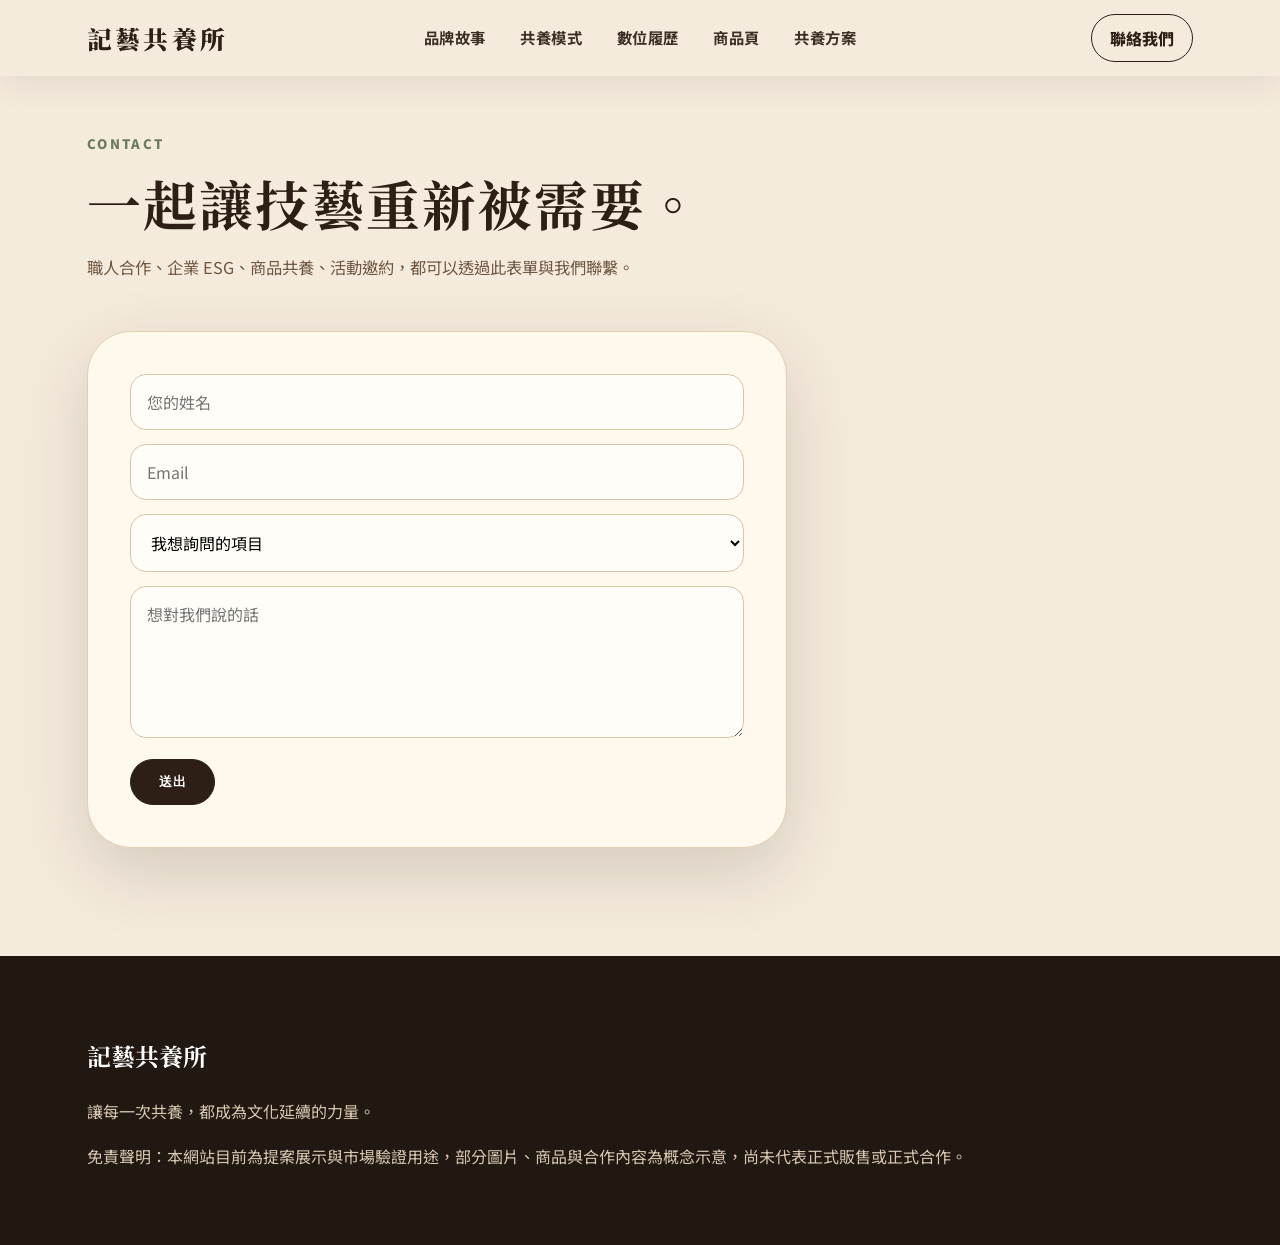
<file: contact.html>
<!DOCTYPE html>
<html lang="zh-Hant">
<head>
<meta charset="UTF-8" />
<meta name="viewport" content="width=device-width, initial-scale=1.0" />
<title>聯絡我們｜記藝共養所</title>
<link href="https://fonts.googleapis.com/css2?family=Noto+Serif+TC:wght@500;700;900&family=Noto+Sans+TC:wght@300;400;500;700;900&family=Cormorant+Garamond:wght@500;600;700&display=swap" rel="stylesheet">
<link rel="stylesheet" href="css/style.css" />
</head>
<body>
<nav class="navbar" id="navbar">
  <a class="logo" href="index.html">記藝共養所</a>
  <div class="nav-center">
    <a href="index.html#story">品牌故事</a>
    <a href="index.html#model">共養模式</a>
    <a href="index.html#digital">數位履歷</a>
    <a href="products.html">商品頁</a>
    <a href="plans.html">共養方案</a>
  </div>
  <div class="nav-right">
    <a class="nav-pill" href="contact.html">聯絡我們</a>
  </div>
  <a class="mobile-menu-btn" href="products.html">☰</a>
</nav>

<main class="page-content">
  <div class="section-head">
    <div class="label">Contact</div>
    <h1>一起讓技藝重新被需要。</h1>
    <p>職人合作、企業 ESG、商品共養、活動邀約，都可以透過此表單與我們聯繫。</p>
  </div>

  <div class="form-box">
    <input type="text" placeholder="您的姓名">
    <input type="email" placeholder="Email">
    <select>
      <option>我想詢問的項目</option>
      <option>成為共養者</option>
      <option>職人合作</option>
      <option>企業 ESG 合作</option>
      <option>活動邀約</option>
    </select>
    <textarea rows="5" placeholder="想對我們說的話"></textarea>
    <button class="btn dark">送出</button>
  </div>
</main>
<footer class="footer">
  <h2 class="serif">記藝共養所</h2>
  <p>讓每一次共養，都成為文化延續的力量。</p>
  <p>免責聲明：本網站目前為提案展示與市場驗證用途，部分圖片、商品與合作內容為概念示意，尚未代表正式販售或正式合作。</p>
</footer>
<script src="js/script.js"></script>
</body>
</html>
</file>
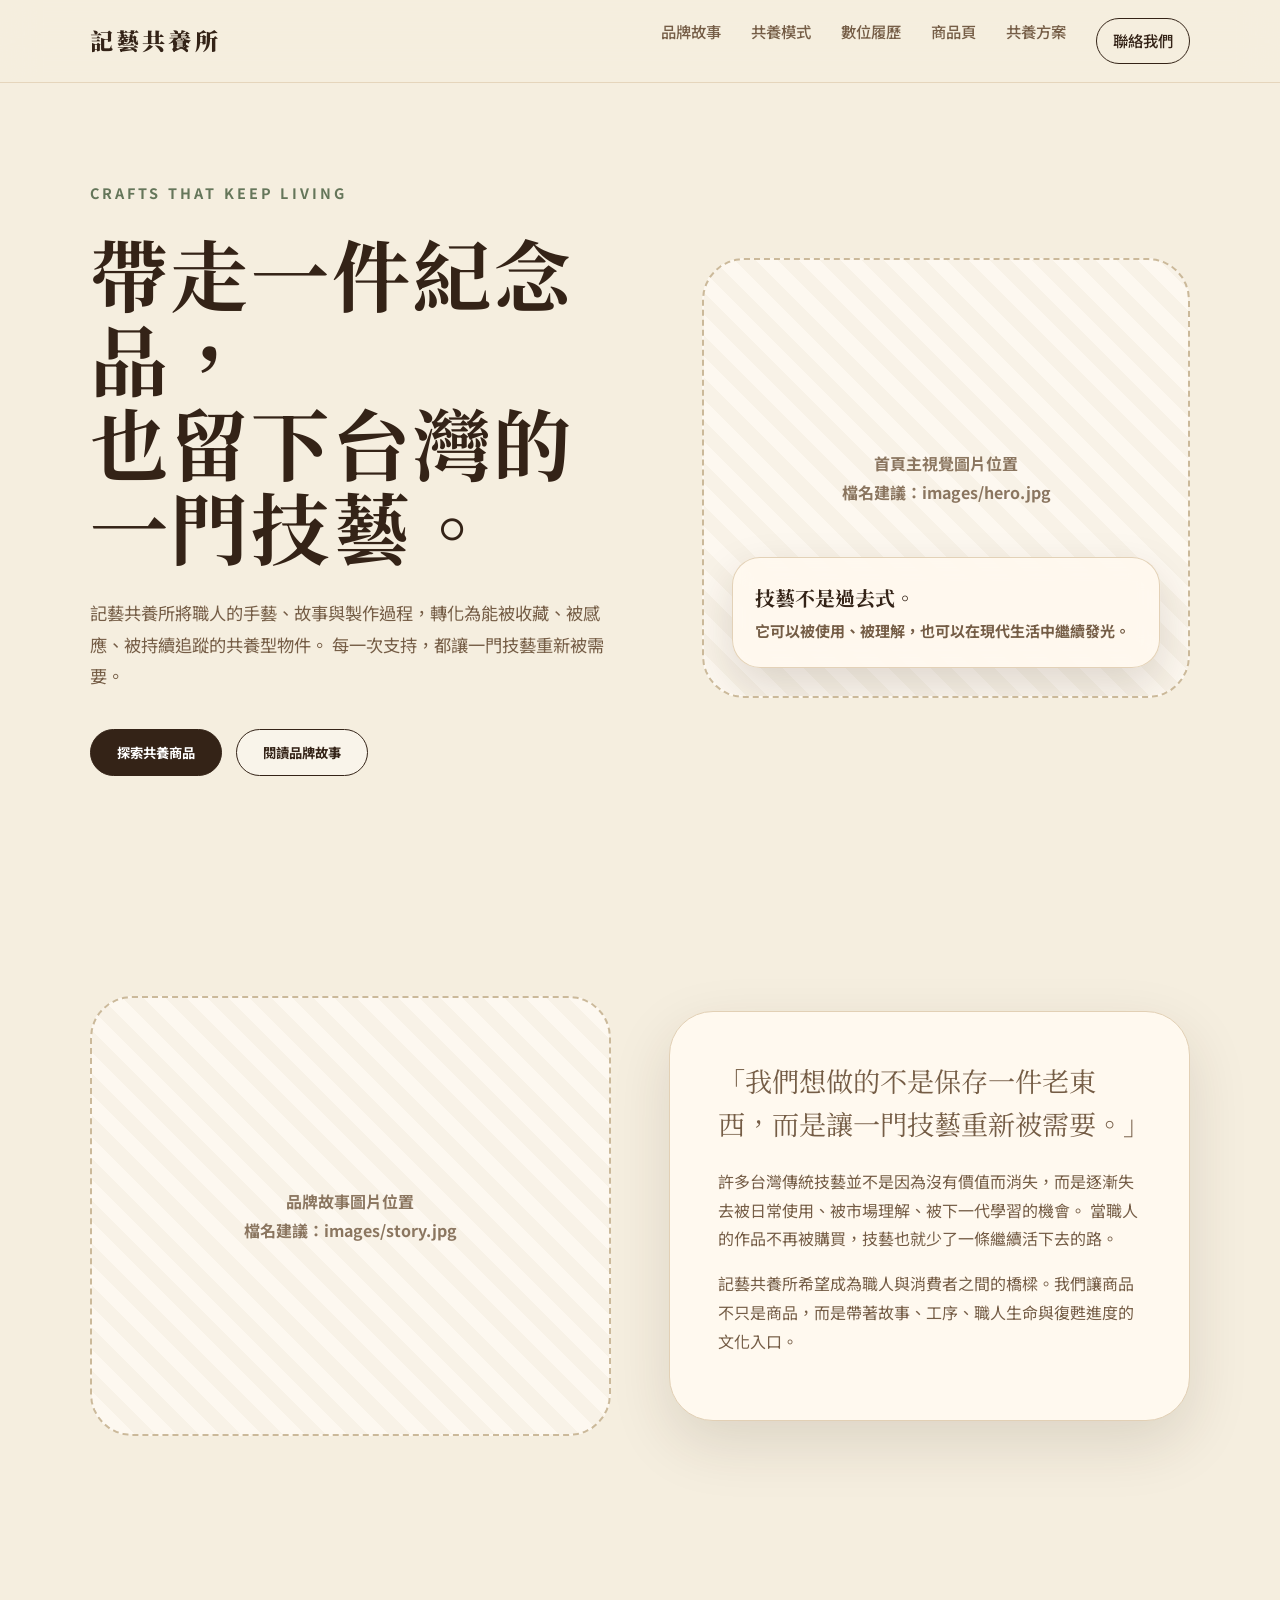
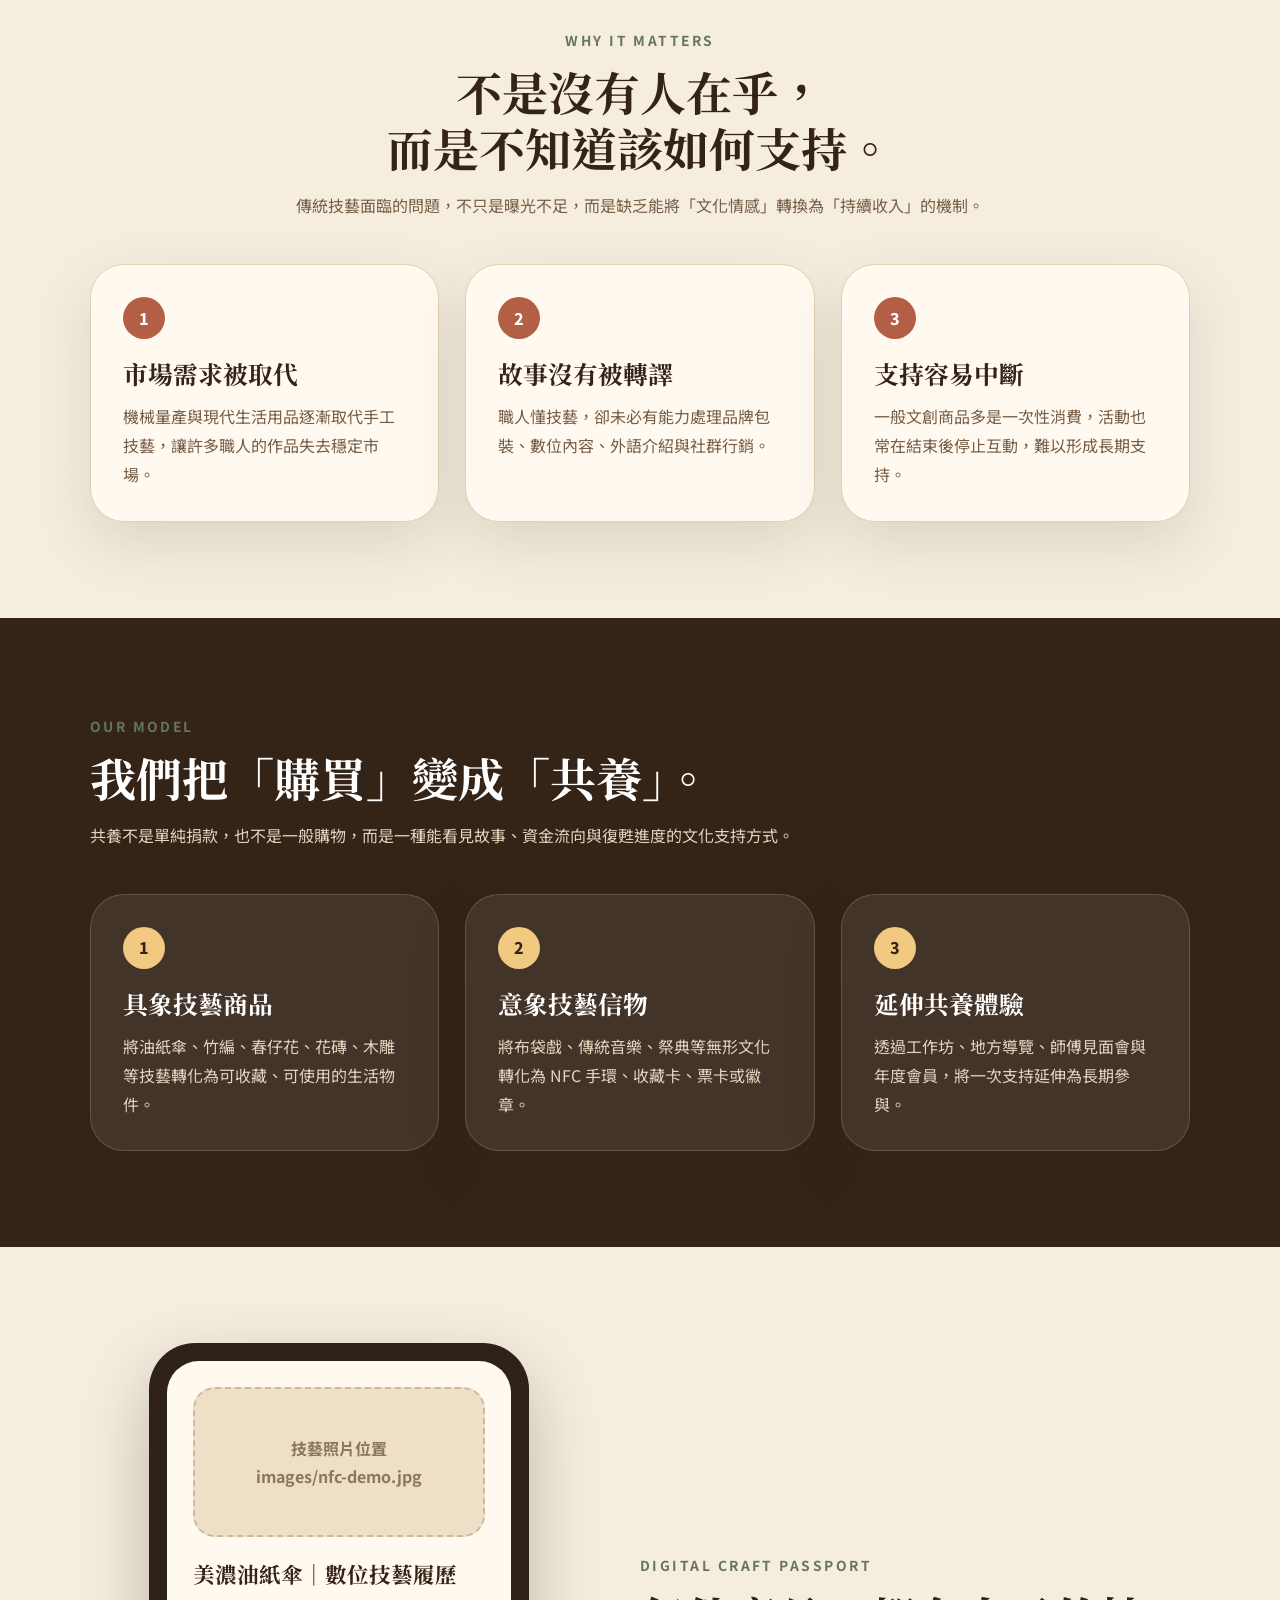
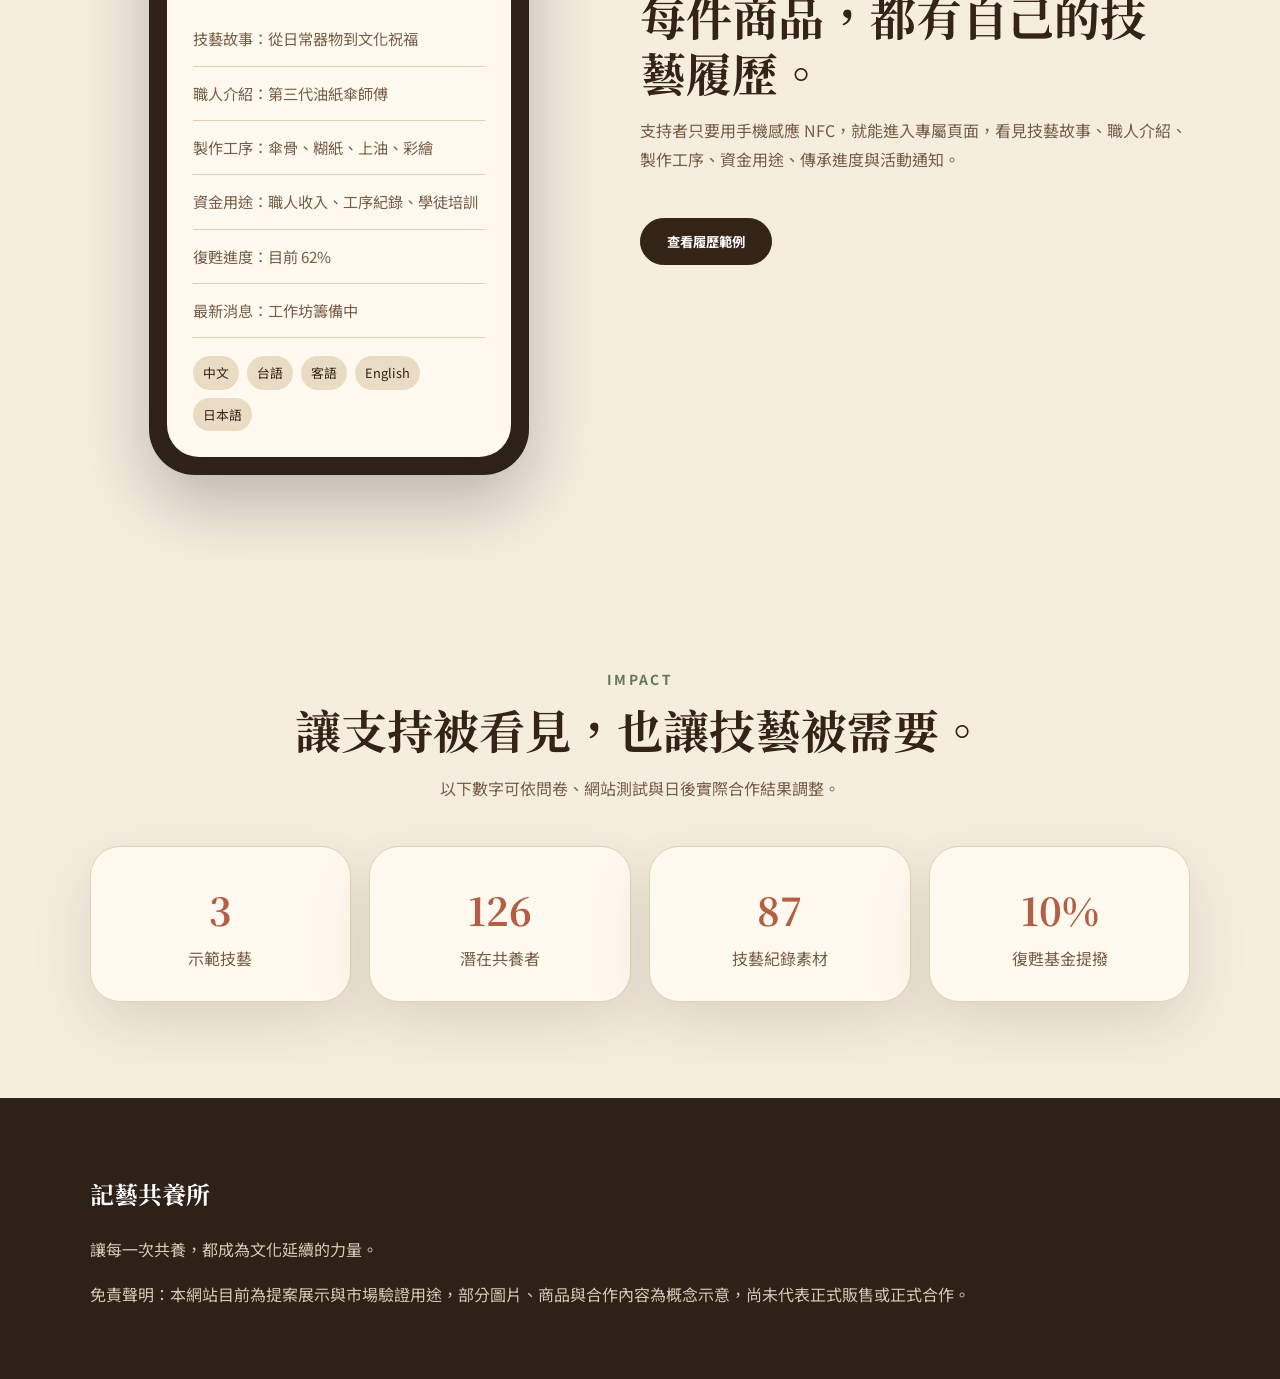
<file: jiyi_gongyang_index.html>
<!DOCTYPE html>
<html lang="zh-Hant">
<head>
<meta charset="UTF-8" />
<meta name="viewport" content="width=device-width, initial-scale=1.0" />
<title>記藝共養所｜帶走一件紀念品，也留下台灣的一門技藝</title>

<link href="https://fonts.googleapis.com/css2?family=Noto+Serif+TC:wght@500;700;900&family=Noto+Sans+TC:wght@300;400;500;700&display=swap" rel="stylesheet">

<style>
:root{
  --bg:#F5EEDF;
  --paper:#FFF9EF;
  --paper2:#FDF4E7;
  --brown:#342317;
  --brown2:#755D46;
  --green:#65765A;
  --green2:#A9B49A;
  --brick:#B35F45;
  --gold:#C59A5B;
  --line:#E2D0B5;
  --muted:#8B7660;
  --shadow:0 22px 60px rgba(52,35,23,.13);
  --radius:34px;
}

*{box-sizing:border-box;scroll-behavior:smooth}
body{
  margin:0;
  background:var(--bg);
  color:var(--brown);
  font-family:"Noto Sans TC",sans-serif;
  line-height:1.8;
}
h1,h2,h3,.logo,.serif{font-family:"Noto Serif TC",serif}
a{text-decoration:none;color:inherit;cursor:pointer}
button{
  font-family:inherit;
  cursor:pointer;
}

.navbar{
  position:fixed;
  top:0;
  width:100%;
  z-index:1000;
  padding:18px 7vw;
  display:flex;
  justify-content:space-between;
  align-items:center;
  background:rgba(245,238,223,.88);
  backdrop-filter:blur(18px);
  border-bottom:1px solid rgba(226,208,181,.85);
}
.logo{
  font-size:1.45rem;
  font-weight:900;
  letter-spacing:.14em;
}
.nav-links{
  display:flex;
  gap:30px;
  color:var(--brown2);
  font-size:.96rem;
  font-weight:500;
}
.nav-links a:hover{color:var(--brick)}
.nav-cta{
  border:1px solid var(--brown);
  border-radius:999px;
  padding:8px 16px;
  color:var(--brown)!important;
}
.nav-cta:hover{
  background:var(--brown);
  color:white!important;
}

.page{
  display:none;
  min-height:100vh;
  animation:fade .45s ease;
}
.page.active{display:block}
@keyframes fade{
  from{opacity:0;transform:translateY(14px)}
  to{opacity:1;transform:translateY(0)}
}

section{padding:96px 7vw}
.hero{
  min-height:100vh;
  padding:132px 7vw 76px;
  display:grid;
  grid-template-columns:1.05fr .95fr;
  align-items:center;
  gap:72px;
}
.kicker{
  color:var(--green);
  font-weight:700;
  letter-spacing:.22em;
  font-size:.9rem;
  margin-bottom:24px;
}
.hero h1{
  font-size:clamp(3rem,6.1vw,6.4rem);
  line-height:1.08;
  letter-spacing:.035em;
  margin:0;
}
.hero p{
  max-width:620px;
  color:var(--brown2);
  font-size:1.08rem;
  margin:30px 0 38px;
}
.btn-row{
  display:flex;
  flex-wrap:wrap;
  gap:14px;
}
.btn{
  border:1px solid var(--brown);
  background:transparent;
  border-radius:999px;
  padding:13px 26px;
  font-weight:700;
  color:var(--brown);
  transition:.25s;
}
.btn.primary{
  background:var(--brown);
  color:white;
}
.btn.light{
  background:rgba(255,255,255,.35);
}
.btn:hover{
  transform:translateY(-3px);
  box-shadow:var(--shadow);
}

.image-frame{
  min-height:440px;
  border-radius:42px;
  overflow:hidden;
  position:relative;
  background:
    linear-gradient(rgba(255,255,255,.58),rgba(255,255,255,.58)),
    repeating-linear-gradient(45deg,#EEDFC6 0,#EEDFC6 15px,#FAEEDB 15px,#FAEEDB 30px);
  border:2px dashed #CBB99A;
  display:grid;
  place-items:center;
  text-align:center;
  color:var(--muted);
  font-weight:700;
  padding:30px;
}
.photo{
  width:100%;
  height:100%;
  min-height:440px;
  object-fit:cover;
  border-radius:42px;
  box-shadow:var(--shadow);
}
.full-photo{
  width:100%;
  height:100%;
  min-height:260px;
  object-fit:cover;
  border-radius:26px;
}

.hero-card{
  position:absolute;
  left:28px;
  bottom:28px;
  right:28px;
  background:rgba(255,249,239,.9);
  backdrop-filter:blur(14px);
  border:1px solid rgba(226,208,181,.95);
  border-radius:28px;
  padding:22px;
  text-align:left;
  box-shadow:0 18px 45px rgba(52,35,23,.15);
}
.hero-card strong{
  display:block;
  font-family:"Noto Serif TC",serif;
  font-size:1.25rem;
  color:var(--brown);
}
.hero-card span{color:var(--brown2);font-size:.94rem}

.section-head{
  max-width:820px;
  margin-bottom:44px;
}
.section-head.center{
  margin-left:auto;
  margin-right:auto;
  text-align:center;
}
.section-head .eyebrow{
  color:var(--green);
  font-weight:700;
  letter-spacing:.18em;
  font-size:.86rem;
  margin-bottom:10px;
}
.section-head h2{
  font-size:clamp(2.1rem,3.6vw,3.9rem);
  line-height:1.22;
  margin:0 0 16px;
}
.section-head p{
  color:var(--brown2);
  margin:0;
}

.two-col{
  display:grid;
  grid-template-columns:1fr 1fr;
  gap:58px;
  align-items:center;
}
.story-panel{
  background:var(--paper);
  border:1px solid var(--line);
  border-radius:44px;
  padding:48px;
  box-shadow:var(--shadow);
}
.story-panel p{color:var(--brown2)}
.quote{
  font-family:"Noto Serif TC",serif;
  font-size:1.7rem;
  line-height:1.55;
  color:var(--brown);
  margin:0 0 22px;
}

.grid-3{
  display:grid;
  grid-template-columns:repeat(3,1fr);
  gap:26px;
}
.card{
  background:var(--paper);
  border:1px solid var(--line);
  border-radius:34px;
  padding:32px;
  box-shadow:var(--shadow);
  transition:.25s;
}
.card:hover{transform:translateY(-7px)}
.card h3{
  font-size:1.55rem;
  line-height:1.35;
  margin:0 0 12px;
}
.card p{color:var(--brown2);margin:0}
.card-number{
  width:42px;
  height:42px;
  border-radius:50%;
  background:var(--brick);
  color:white;
  display:grid;
  place-items:center;
  font-weight:800;
  margin-bottom:18px;
}

.wide-feature{
  background:var(--brown);
  color:white;
}
.wide-feature .section-head p,
.wide-feature .card p{color:#E5D3BE}
.wide-feature .card{
  background:rgba(255,255,255,.08);
  border-color:rgba(255,255,255,.16);
  color:white;
}
.wide-feature .card-number{
  background:#F1C980;
  color:var(--brown);
}

.scroll-showcase{
  display:grid;
  grid-template-columns:.95fr 1.05fr;
  gap:52px;
  align-items:center;
}
.phone{
  width:min(380px,100%);
  margin:auto;
  background:#2D2118;
  border-radius:46px;
  padding:18px;
  box-shadow:0 28px 70px rgba(0,0,0,.24);
}
.screen{
  background:var(--paper);
  border-radius:32px;
  min-height:590px;
  padding:26px;
}
.screen h3{
  margin:0 0 18px;
  font-size:1.35rem;
}
.screen-img{
  min-height:150px;
  border-radius:22px;
  border:2px dashed #CBB99A;
  background:#EEDFC6;
  display:grid;
  place-items:center;
  color:var(--muted);
  text-align:center;
  margin-bottom:18px;
  font-weight:700;
}
.info-row{
  padding:13px 0;
  border-bottom:1px solid var(--line);
  color:var(--brown2);
  font-size:.95rem;
}
.langs{
  display:flex;
  gap:8px;
  flex-wrap:wrap;
  margin-top:18px;
}
.langs span{
  background:#EADBC5;
  padding:5px 10px;
  border-radius:999px;
  font-size:.8rem;
}

.stats{
  display:grid;
  grid-template-columns:repeat(4,1fr);
  gap:18px;
}
.stat{
  background:var(--paper);
  border:1px solid var(--line);
  border-radius:30px;
  padding:28px;
  box-shadow:var(--shadow);
  text-align:center;
}
.stat strong{
  display:block;
  font-family:"Noto Serif TC",serif;
  font-size:2.4rem;
  color:var(--brick);
}
.stat span{color:var(--brown2)}

.product-page,
.simple-page{
  padding:132px 7vw 96px;
}
.product-grid{
  display:grid;
  grid-template-columns:repeat(3,1fr);
  gap:28px;
}
.product-card{
  background:var(--paper);
  border:1px solid var(--line);
  border-radius:36px;
  padding:22px;
  box-shadow:var(--shadow);
}
.product-card h3{
  font-size:1.55rem;
  margin:18px 0 8px;
}
.product-card p{
  color:var(--brown2);
  margin:0;
}
.product-img{
  min-height:260px;
  border-radius:26px;
  border:2px dashed #CBB99A;
  background:#EEDFC6;
  display:grid;
  place-items:center;
  color:var(--muted);
  text-align:center;
  font-weight:700;
  overflow:hidden;
}
.price{
  color:var(--brick);
  font-size:1.18rem;
  font-weight:900;
  margin:16px 0 10px;
}
.progress{
  height:10px;
  background:#E9DAC3;
  border-radius:999px;
  overflow:hidden;
  margin:14px 0 8px;
}
.progress span{
  display:block;
  height:100%;
  background:var(--green);
}
.product-meta{
  display:flex;
  justify-content:space-between;
  color:var(--muted);
  font-size:.88rem;
  margin-bottom:18px;
}

.plan-grid{
  display:grid;
  grid-template-columns:repeat(3,1fr);
  gap:26px;
}
.plan{
  background:var(--paper);
  border:1px solid var(--line);
  border-radius:34px;
  padding:34px;
  box-shadow:var(--shadow);
}
.plan h3{font-size:1.6rem;margin:0 0 10px}
.plan .amount{
  font-family:"Noto Serif TC",serif;
  color:var(--brick);
  font-size:2rem;
  font-weight:900;
}
.plan ul{
  padding-left:20px;
  color:var(--brown2);
}

.form-box{
  background:var(--paper);
  border:1px solid var(--line);
  border-radius:38px;
  padding:38px;
  box-shadow:var(--shadow);
  max-width:680px;
}
input,select,textarea{
  width:100%;
  padding:14px 16px;
  margin-bottom:14px;
  border-radius:14px;
  border:1px solid #D8C5AA;
  background:#FFFDF7;
  font-family:inherit;
  font-size:1rem;
}
.back-link{
  display:inline-block;
  margin-bottom:30px;
  color:var(--brown2);
  font-weight:700;
}

.footer{
  background:#2D2118;
  color:white;
  padding:54px 7vw;
}
.footer p{
  color:#D8C7B1;
  max-width:900px;
}

@media(max-width:960px){
  .nav-links{display:none}
  .hero,.two-col,.scroll-showcase,.grid-3,.stats,.product-grid,.plan-grid{
    grid-template-columns:1fr;
  }
  section{padding:76px 6vw}
  .hero{padding:120px 6vw 72px}
  .product-page,.simple-page{padding:120px 6vw 80px}
}
</style>
</head>

<body>

<nav class="navbar">
  <a class="logo" onclick="showPage('home')">記藝共養所</a>
  <div class="nav-links">
    <a onclick="goHomeSection('story')">品牌故事</a>
    <a onclick="goHomeSection('model')">共養模式</a>
    <a onclick="goHomeSection('digital')">數位履歷</a>
    <a onclick="showPage('products')">商品頁</a>
    <a onclick="showPage('plans')">共養方案</a>
    <a onclick="showPage('contact')" class="nav-cta">聯絡我們</a>
  </div>
</nav>

<main id="home" class="page active">

  <section class="hero">
    <div>
      <div class="kicker">CRAFTS THAT KEEP LIVING</div>
      <h1>帶走一件紀念品，<br>也留下台灣的一門技藝。</h1>
      <p>
        記藝共養所將職人的手藝、故事與製作過程，轉化為能被收藏、被感應、被持續追蹤的共養型物件。
        每一次支持，都讓一門技藝重新被需要。
      </p>
      <div class="btn-row">
        <button class="btn primary" onclick="showPage('products')">探索共養商品</button>
        <button class="btn light" onclick="goHomeSection('story')">閱讀品牌故事</button>
      </div>
    </div>

    <div class="image-frame">
      <div>
        首頁主視覺圖片位置<br>
        檔名建議：images/hero.jpg
      </div>
      <div class="hero-card">
        <strong>技藝不是過去式。</strong>
        <span>它可以被使用、被理解，也可以在現代生活中繼續發光。</span>
      </div>
    </div>
  </section>

  <section id="story">
    <div class="two-col">
      <div class="image-frame">
        品牌故事圖片位置<br>
        檔名建議：images/story.jpg
      </div>
      <div class="story-panel">
        <p class="quote">「我們想做的不是保存一件老東西，而是讓一門技藝重新被需要。」</p>
        <p>
          許多台灣傳統技藝並不是因為沒有價值而消失，而是逐漸失去被日常使用、被市場理解、被下一代學習的機會。
          當職人的作品不再被購買，技藝也就少了一條繼續活下去的路。
        </p>
        <p>
          記藝共養所希望成為職人與消費者之間的橋樑。我們讓商品不只是商品，而是帶著故事、工序、職人生命與復甦進度的文化入口。
        </p>
      </div>
    </div>
  </section>

  <section>
    <div class="section-head center">
      <div class="eyebrow">WHY IT MATTERS</div>
      <h2>不是沒有人在乎，<br>而是不知道該如何支持。</h2>
      <p>
        傳統技藝面臨的問題，不只是曝光不足，而是缺乏能將「文化情感」轉換為「持續收入」的機制。
      </p>
    </div>

    <div class="grid-3">
      <div class="card">
        <div class="card-number">1</div>
        <h3>市場需求被取代</h3>
        <p>機械量產與現代生活用品逐漸取代手工技藝，讓許多職人的作品失去穩定市場。</p>
      </div>
      <div class="card">
        <div class="card-number">2</div>
        <h3>故事沒有被轉譯</h3>
        <p>職人懂技藝，卻未必有能力處理品牌包裝、數位內容、外語介紹與社群行銷。</p>
      </div>
      <div class="card">
        <div class="card-number">3</div>
        <h3>支持容易中斷</h3>
        <p>一般文創商品多是一次性消費，活動也常在結束後停止互動，難以形成長期支持。</p>
      </div>
    </div>
  </section>

  <section id="model" class="wide-feature">
    <div class="section-head">
      <div class="eyebrow">OUR MODEL</div>
      <h2>我們把「購買」變成「共養」。</h2>
      <p>
        共養不是單純捐款，也不是一般購物，而是一種能看見故事、資金流向與復甦進度的文化支持方式。
      </p>
    </div>

    <div class="grid-3">
      <div class="card">
        <div class="card-number">1</div>
        <h3>具象技藝商品</h3>
        <p>將油紙傘、竹編、春仔花、花磚、木雕等技藝轉化為可收藏、可使用的生活物件。</p>
      </div>
      <div class="card">
        <div class="card-number">2</div>
        <h3>意象技藝信物</h3>
        <p>將布袋戲、傳統音樂、祭典等無形文化轉化為 NFC 手環、收藏卡、票卡或徽章。</p>
      </div>
      <div class="card">
        <div class="card-number">3</div>
        <h3>延伸共養體驗</h3>
        <p>透過工作坊、地方導覽、師傅見面會與年度會員，將一次支持延伸為長期參與。</p>
      </div>
    </div>
  </section>

  <section id="digital">
    <div class="scroll-showcase">
      <div class="phone">
        <div class="screen">
          <div class="screen-img">技藝照片位置<br>images/nfc-demo.jpg</div>
          <h3>美濃油紙傘｜數位技藝履歷</h3>
          <div class="info-row">技藝故事：從日常器物到文化祝福</div>
          <div class="info-row">職人介紹：第三代油紙傘師傅</div>
          <div class="info-row">製作工序：傘骨、糊紙、上油、彩繪</div>
          <div class="info-row">資金用途：職人收入、工序紀錄、學徒培訓</div>
          <div class="info-row">復甦進度：目前 62%</div>
          <div class="info-row">最新消息：工作坊籌備中</div>
          <div class="langs">
            <span>中文</span><span>台語</span><span>客語</span><span>English</span><span>日本語</span>
          </div>
        </div>
      </div>

      <div>
        <div class="section-head">
          <div class="eyebrow">DIGITAL CRAFT PASSPORT</div>
          <h2>每件商品，都有自己的技藝履歷。</h2>
          <p>
            支持者只要用手機感應 NFC，就能進入專屬頁面，看見技藝故事、職人介紹、製作工序、資金用途、傳承進度與活動通知。
          </p>
        </div>
        <button class="btn primary" onclick="showPage('nfc')">查看履歷範例</button>
      </div>
    </div>
  </section>

  <section>
    <div class="section-head center">
      <div class="eyebrow">IMPACT</div>
      <h2>讓支持被看見，也讓技藝被需要。</h2>
      <p>以下數字可依問卷、網站測試與日後實際合作結果調整。</p>
    </div>

    <div class="stats">
      <div class="stat"><strong>3</strong><span>示範技藝</span></div>
      <div class="stat"><strong>126</strong><span>潛在共養者</span></div>
      <div class="stat"><strong>87</strong><span>技藝紀錄素材</span></div>
      <div class="stat"><strong>10%</strong><span>復甦基金提撥</span></div>
    </div>
  </section>

</main>

<section id="products" class="page product-page">
  <a class="back-link" onclick="showPage('home')">← 回首頁</a>
  <div class="section-head">
    <div class="eyebrow">CRAFT COLLECTION</div>
    <h2>共養商品</h2>
    <p>這裡放商品，首頁負責建立品牌形象與信任感，讓使用者進入後再選擇想支持的技藝。</p>
  </div>

  <div class="product-grid">
    <div class="product-card">
      <div class="product-img">商品圖片位置<br>images/umbrella.jpg</div>
      <h3>美濃油紙傘共養組</h3>
      <p>支持油紙傘職人工序紀錄、數位履歷建置與後續工作坊推廣。</p>
      <div class="price">NT$10,000</div>
      <div class="progress"><span style="width:62%"></span></div>
      <div class="product-meta"><span>共養進度 62%</span><span>限量 20 組</span></div>
      <button class="btn primary">加入共養</button>
    </div>

    <div class="product-card">
      <div class="product-img">商品圖片位置<br>images/bamboo.jpg</div>
      <h3>竹籐編織生活小物</h3>
      <p>將傳統竹籐編織轉化為杯墊、吊飾或生活用品，讓技藝回到日常。</p>
      <div class="price">NT$333</div>
      <div class="progress"><span style="width:45%"></span></div>
      <div class="product-meta"><span>共養進度 45%</span><span>限量 100 件</span></div>
      <button class="btn primary">加入共養</button>
    </div>

    <div class="product-card">
      <div class="product-img">商品圖片位置<br>images/chunzihua.jpg</div>
      <h3>春仔花共養飾品</h3>
      <p>讓傳統婚嫁祝福技藝，以現代飾品與收藏形式重新進入生活。</p>
      <div class="price">NT$2,000</div>
      <div class="progress"><span style="width:78%"></span></div>
      <div class="product-meta"><span>共養進度 78%</span><span>限量 35 件</span></div>
      <button class="btn primary">加入共養</button>
    </div>
  </div>
</section>

<section id="plans" class="page simple-page">
  <a class="back-link" onclick="showPage('home')">← 回首頁</a>
  <div class="section-head">
    <div class="eyebrow">SUPPORT PLANS</div>
    <h2>共養方案</h2>
    <p>未來可依不同技藝設計不同支持層級，讓消費者依能力與興趣選擇參與方式。</p>
  </div>

  <div class="plan-grid">
    <div class="plan">
      <h3>青芽共養</h3>
      <div class="amount">NT$300+</div>
      <ul>
        <li>數位感謝卡</li>
        <li>技藝復甦進度更新</li>
        <li>活動優先通知</li>
      </ul>
      <button class="btn primary">選擇方案</button>
    </div>

    <div class="plan">
      <h3>匠心共養</h3>
      <div class="amount">NT$1,000+</div>
      <ul>
        <li>共養商品一件</li>
        <li>NFC 數位履歷</li>
        <li>共養者姓名登錄</li>
      </ul>
      <button class="btn primary">選擇方案</button>
    </div>

    <div class="plan">
      <h3>傳承共養</h3>
      <div class="amount">NT$3,000+</div>
      <ul>
        <li>限定作品或套組</li>
        <li>工作坊優惠</li>
        <li>年度技藝狀態報告</li>
      </ul>
      <button class="btn primary">選擇方案</button>
    </div>
  </div>
</section>

<section id="nfc" class="page simple-page">
  <a class="back-link" onclick="showPage('home')">← 回首頁</a>
  <div class="scroll-showcase">
    <div class="phone">
      <div class="screen">
        <div class="screen-img">技藝圖片位置<br>images/chunzihua-detail.jpg</div>
        <h3>春仔花｜數位技藝履歷</h3>
        <div class="info-row">技藝故事：婚嫁祝福與女性手藝</div>
        <div class="info-row">職人介紹：春仔花工藝保存者</div>
        <div class="info-row">製作工序：纏線、折花、組裝</div>
        <div class="info-row">資金用途：職人收入、教學紀錄</div>
        <div class="info-row">復甦進度：78%</div>
        <div class="info-row">最新消息：共養者工作坊籌備中</div>
      </div>
    </div>

    <div>
      <div class="section-head">
        <div class="eyebrow">NFC DEMO</div>
        <h2>NFC 不是重點，技藝履歷才是。</h2>
        <p>
          NFC 只是入口。真正的價值，是讓每件商品都能持續更新故事、進度與活動，讓支持者知道自己的參與如何產生影響。
        </p>
      </div>
      <div class="image-frame">NFC 感應示意圖片位置<br>images/nfc-demo.jpg</div>
    </div>
  </div>
</section>

<section id="contact" class="page simple-page">
  <a class="back-link" onclick="showPage('home')">← 回首頁</a>
  <div class="section-head">
    <div class="eyebrow">CONTACT</div>
    <h2>一起讓技藝重新被需要。</h2>
    <p>職人合作、企業 ESG、商品共養、活動邀約，都可以透過此表單與我們聯繫。</p>
  </div>

  <div class="form-box">
    <input type="text" placeholder="您的姓名">
    <input type="email" placeholder="Email">
    <select>
      <option>我想詢問的項目</option>
      <option>成為共養者</option>
      <option>職人合作</option>
      <option>企業 ESG 合作</option>
      <option>活動邀約</option>
    </select>
    <textarea rows="5" placeholder="想對我們說的話"></textarea>
    <button class="btn primary">送出</button>
  </div>
</section>

<footer class="footer">
  <h2 class="serif">記藝共養所</h2>
  <p>讓每一次共養，都成為文化延續的力量。</p>
  <p>免責聲明：本網站目前為提案展示與市場驗證用途，部分圖片、商品與合作內容為概念示意，尚未代表正式販售或正式合作。</p>
</footer>

<script>
function showPage(id){
  document.querySelectorAll(".page").forEach(page => page.classList.remove("active"));
  document.getElementById(id).classList.add("active");
  window.scrollTo({top:0,behavior:"smooth"});
}

function goHomeSection(sectionId){
  showPage("home");
  setTimeout(()=>{
    document.getElementById(sectionId).scrollIntoView({behavior:"smooth"});
  },100);
}
</script>

</body>
</html>
</file>
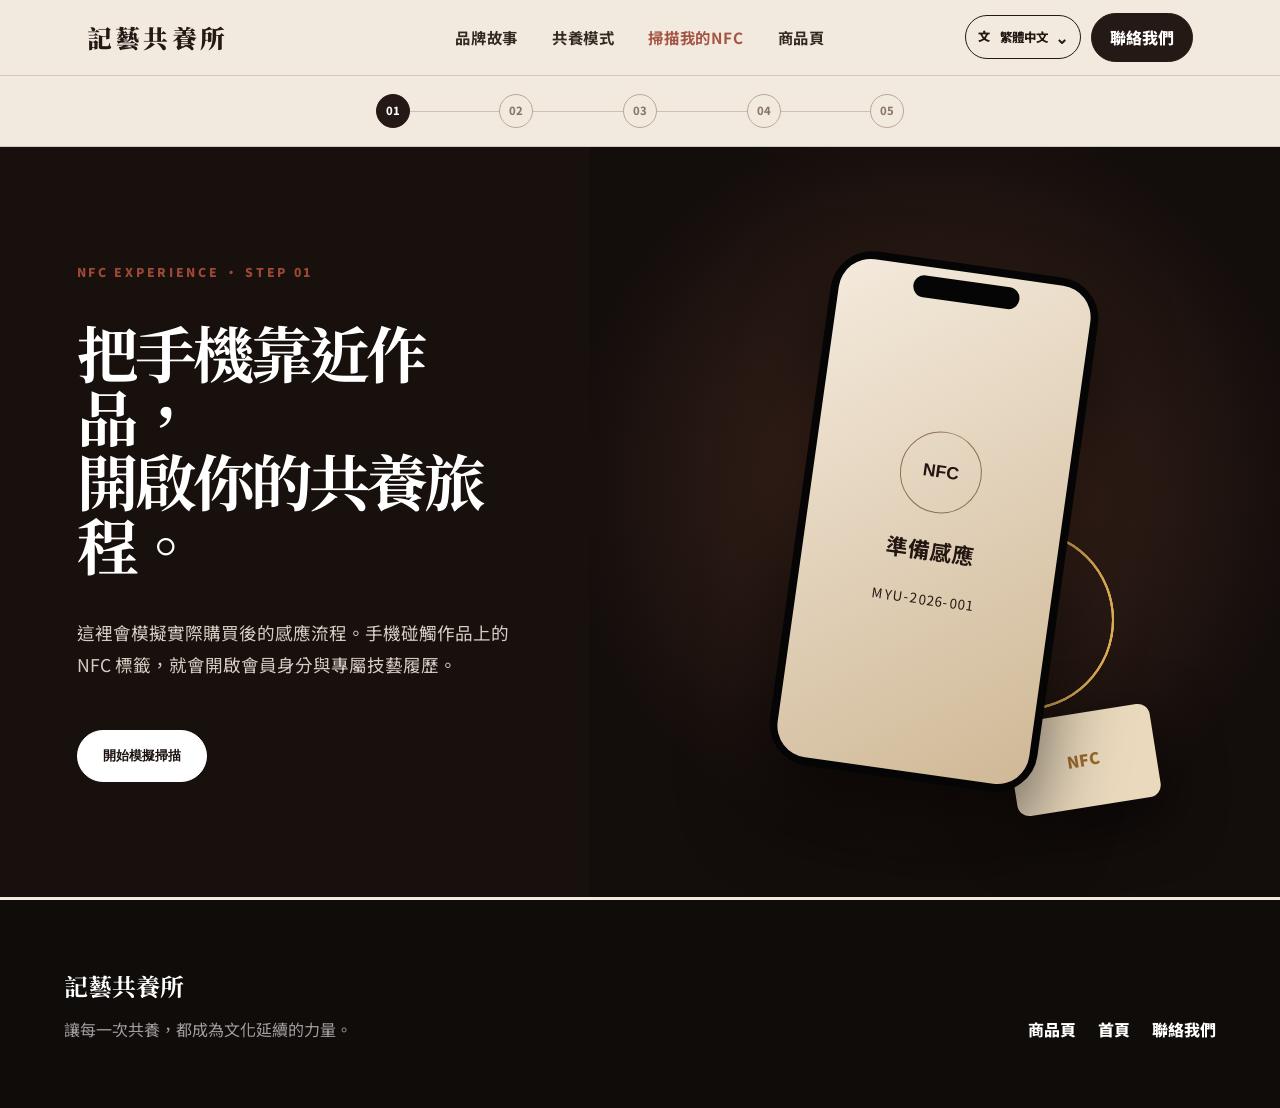
<file: nfc.html>
<!DOCTYPE html>
<html lang="zh-Hant">
<head>
  <meta charset="UTF-8">
  <meta name="viewport" content="width=device-width,initial-scale=1">
  <meta name="description" content="掃描作品 NFC，登入後查看專屬共養履歷。">
  <title>掃描我的 NFC｜記藝共養所</title>
  <link href="https://fonts.googleapis.com/css2?family=Noto+Serif+TC:wght@500;700;900&family=Noto+Sans+TC:wght@300;400;500;700;900&family=Cormorant+Garamond:wght@500;600;700&display=swap" rel="stylesheet">
<style data-jiyi-v5>

:root{
  --cream:#F5EBDD;
  --paper:#FFF8EC;
  --paper-soft:#FAF0DF;
  --ink:#2D1F16;
  --ink-soft:#6F5842;
  --muted:#9B846B;
  --line:#E2CFB3;
  --gold:#C99B57;
  --sage:#6C7C61;
  --brick:#B45F45;
  --black:#12100E;
  --white:#FFFFFF;
  --shadow:0 24px 70px rgba(45,31,22,.16);
  --radius-xl:44px;
  --radius-lg:30px;
}
*{box-sizing:border-box}
html{scroll-behavior:smooth}
body{
  margin:0;
  font-family:"Noto Sans TC", sans-serif;
  background:var(--cream);
  color:var(--ink);
  line-height:1.8;
  overflow-x:hidden;
}
h1,h2,h3,.logo,.serif{font-family:"Noto Serif TC", serif}
a{color:inherit;text-decoration:none}
img{width:100%;display:block}
::selection{background:rgba(201,155,87,.35)}

.navbar{
  position:fixed;
  top:0;
  width:100%;
  height:92px;
  padding:0 6.8vw;
  display:grid;
  grid-template-columns:1fr auto 1fr;
  align-items:center;
  z-index:9999;
  color:white;
  transition:background .35s ease,color .35s ease,height .35s ease,box-shadow .35s ease;
}
.navbar.scrolled,.navbar.solid{
  height:76px;
  color:var(--ink);
  background:rgba(245,235,221,.94);
  backdrop-filter:blur(18px);
  box-shadow:0 10px 30px rgba(45,31,22,.08);
}
.logo{
  font-weight:900;
  font-size:1.55rem;
  letter-spacing:.13em;
  text-shadow:0 2px 14px rgba(0,0,0,.22);
}
.navbar.scrolled .logo,.navbar.solid .logo{text-shadow:none}
.nav-center{
  display:flex;
  justify-content:center;
  gap:34px;
  font-size:.96rem;
  font-weight:700;
  letter-spacing:.04em;
}
.nav-center a{opacity:.92;transition:.25s}
.nav-center a:hover{color:var(--gold)}
.nav-right{display:flex;justify-content:flex-end}
.nav-pill{
  border:1px solid currentColor;
  border-radius:999px;
  padding:9px 18px;
  font-weight:800;
}
.mobile-menu-btn{
  display:none;
  border:0;
  background:transparent;
  color:inherit;
  font-size:1.4rem;
}

.hero{
  min-height:100vh;
  position:relative;
  color:white;
  display:flex;
  align-items:center;
  overflow:hidden;
  background:
    linear-gradient(90deg,rgba(0,0,0,.74) 0%,rgba(0,0,0,.52) 38%,rgba(0,0,0,.14) 72%,rgba(0,0,0,.03) 100%),
    url("[data-uri]") center center / cover no-repeat;
}
.hero::before{
  content:"";
  position:absolute;
  inset:0;
  background:
    radial-gradient(circle at 18% 52%,rgba(180,95,69,.2),transparent 34%),
    linear-gradient(to bottom,rgba(0,0,0,.18),transparent 24%),
    linear-gradient(to top,rgba(0,0,0,.58),transparent 36%);
  pointer-events:none;
}
.hero-content{
  position:relative;
  z-index:2;
  width:min(840px,88vw);
  margin-left:6.8vw;
  padding-top:80px;
}
.eyebrow{
  font-family:"Cormorant Garamond", serif;
  color:rgba(143,164,132,.98);
  font-size:1.08rem;
  font-weight:700;
  letter-spacing:.28em;
  text-transform:uppercase;
  margin-bottom:30px;
}
.hero h1{
  margin:0;
  font-size:clamp(3.5rem,7vw,7.6rem);
  line-height:1.12;
  letter-spacing:.045em;
  text-shadow:0 4px 28px rgba(0,0,0,.34);
}
.hero p{
  max-width:670px;
  margin:34px 0 40px;
  color:rgba(255,255,255,.82);
  font-size:1.08rem;
  letter-spacing:.04em;
}
.btn-row{display:flex;gap:16px;flex-wrap:wrap}
.btn{
  display:inline-block;
  border:1px solid currentColor;
  background:transparent;
  color:inherit;
  border-radius:999px;
  padding:13px 28px;
  font-weight:900;
  letter-spacing:.04em;
  transition:.28s ease;
  cursor:pointer;
}
.btn:hover{transform:translateY(-3px);box-shadow:0 18px 45px rgba(0,0,0,.18)}
.btn.white{background:white;color:var(--ink);border-color:white}
.btn.dark{background:var(--ink);color:white;border-color:var(--ink)}
.btn.ghost-white{background:rgba(255,255,255,.06);backdrop-filter:blur(10px);color:white;border-color:rgba(255,255,255,.82)}
.scroll-indicator{
  position:absolute;left:6.8vw;bottom:34px;z-index:2;display:flex;gap:12px;align-items:center;
  color:rgba(255,255,255,.78);font-size:.82rem;letter-spacing:.14em;text-transform:uppercase;
}
.scroll-line{width:54px;height:1px;background:rgba(255,255,255,.62)}

section{padding:108px 6.8vw}
.page-content{padding:132px 6.8vw 108px}
.section-head{max-width:850px;margin-bottom:48px}
.section-head.center{text-align:center;margin-left:auto;margin-right:auto}
.label{color:var(--sage);font-weight:900;letter-spacing:.18em;font-size:.82rem;text-transform:uppercase;margin-bottom:14px}
.section-head h1,.section-head h2{
  margin:0 0 18px;
  font-size:clamp(2.15rem,4.2vw,4.4rem);
  line-height:1.22;
  letter-spacing:.035em;
}
.section-head p{margin:0;color:var(--ink-soft);font-size:1.02rem}
.two-col{display:grid;grid-template-columns:1fr 1fr;gap:64px;align-items:center}
.image-card,.placeholder-img{
  border-radius:var(--radius-xl);
  min-height:520px;
  overflow:hidden;
  background:
    linear-gradient(rgba(255,255,255,.58),rgba(255,255,255,.58)),
    repeating-linear-gradient(45deg,#EAD8BB 0,#EAD8BB 16px,#F7EAD6 16px,#F7EAD6 32px);
  border:2px dashed #C8B492;
  display:grid;
  place-items:center;
  text-align:center;
  color:var(--muted);
  padding:30px;
  font-weight:900;
  box-shadow:var(--shadow);
}
.image-card img,.placeholder-img img,.product-img img,.feature-img img,.screen-photo img,.detail-image img{
  width:100%;
  height:100%;
  object-fit:cover;
}
.text-panel{
  background:var(--paper);
  border:1px solid var(--line);
  border-radius:var(--radius-xl);
  padding:52px;
  box-shadow:var(--shadow);
}
.lead-quote{
  font-family:"Noto Serif TC", serif;
  font-size:1.8rem;
  line-height:1.55;
  letter-spacing:.04em;
  color:var(--ink);
  margin:0 0 26px;
}
.text-panel p{color:var(--ink-soft)}
.cards{display:grid;grid-template-columns:repeat(3,1fr);gap:28px}
.card{
  background:var(--paper);
  border:1px solid var(--line);
  border-radius:var(--radius-lg);
  padding:34px;
  box-shadow:var(--shadow);
  transition:.3s ease;
}
.card:hover{transform:translateY(-8px)}
.card-num{
  width:42px;height:42px;border-radius:50%;display:grid;place-items:center;background:var(--brick);color:white;font-weight:900;margin-bottom:20px;
}
.card h3{margin:0 0 12px;font-size:1.6rem;line-height:1.35}
.card p{color:var(--ink-soft);margin:0}
.dark-band{background:var(--black);color:white;position:relative;overflow:hidden}
.dark-band::before{
  content:"";position:absolute;inset:auto -20% -40% 40%;width:580px;height:580px;border-radius:50%;
  background:radial-gradient(circle,rgba(201,155,87,.22),transparent 65%);
}
.dark-band .section-head p,.dark-band .card p{color:rgba(255,255,255,.68)}
.dark-band .card{background:rgba(255,255,255,.07);border-color:rgba(255,255,255,.14);box-shadow:none}
.dark-band .card-num{background:#EBC878;color:var(--ink)}
.showcase{display:grid;grid-template-columns:.95fr 1.05fr;gap:64px;align-items:center}
.phone{width:min(390px,100%);margin:auto;background:#2B211A;border-radius:48px;padding:18px;box-shadow:0 35px 90px rgba(0,0,0,.28)}
.screen{min-height:610px;background:var(--paper);border-radius:34px;padding:26px}
.screen-photo{
  height:155px;border-radius:24px;border:2px dashed #C8B492;background:#EAD8BB;display:grid;place-items:center;
  text-align:center;color:var(--muted);font-weight:900;margin-bottom:20px;overflow:hidden;
}
.screen h3{margin:0 0 16px;font-size:1.35rem}
.info-row{padding:13px 0;border-bottom:1px solid var(--line);color:var(--ink-soft);font-size:.95rem}
.langs{display:flex;gap:8px;flex-wrap:wrap;margin-top:18px}
.langs span{background:#EADBC5;border-radius:999px;padding:5px 10px;font-size:.8rem;color:var(--ink-soft)}
.stats{display:grid;grid-template-columns:repeat(4,1fr);gap:18px}
.stat{
  background:var(--paper);border:1px solid var(--line);border-radius:var(--radius-lg);padding:32px 22px;text-align:center;box-shadow:var(--shadow)
}
.stat strong{display:block;font-family:"Cormorant Garamond",serif;font-size:3.2rem;line-height:1;color:var(--brick)}
.stat span{color:var(--ink-soft)}
.featured-crafts{display:grid;grid-template-columns:1.1fr .9fr;gap:28px}
.feature-large,.feature-small{
  min-height:560px;border-radius:var(--radius-xl);background:var(--paper);border:1px solid var(--line);box-shadow:var(--shadow);
  overflow:hidden;display:flex;flex-direction:column;
}
.feature-small-wrap{display:grid;gap:28px}
.feature-small{min-height:266px}
.feature-img{
  flex:1;min-height:260px;background:
    linear-gradient(rgba(255,255,255,.55),rgba(255,255,255,.55)),
    repeating-linear-gradient(45deg,#EAD8BB 0,#EAD8BB 16px,#F7EAD6 16px,#F7EAD6 32px);
  border-bottom:1px solid var(--line);display:grid;place-items:center;text-align:center;color:var(--muted);font-weight:900;overflow:hidden;
}
.feature-content{padding:28px}
.feature-content h3{font-size:1.75rem;margin:0 0 8px}
.feature-content p{color:var(--ink-soft);margin:0}
.product-grid{display:grid;grid-template-columns:repeat(3,1fr);gap:30px}
.product-card{
  background:var(--paper);border:1px solid var(--line);border-radius:var(--radius-xl);padding:22px;box-shadow:var(--shadow);transition:.3s ease;
}
.product-card:hover{transform:translateY(-8px)}
.product-img{
  height:280px;border-radius:30px;border:2px dashed #C8B492;background:#EAD8BB;display:grid;place-items:center;text-align:center;
  color:var(--muted);font-weight:900;overflow:hidden;
}
.product-card h3{font-size:1.55rem;margin:20px 0 8px}
.product-card p{color:var(--ink-soft)}
.price{color:var(--brick);font-weight:900;font-size:1.22rem;margin:16px 0 10px}
.progress{height:10px;border-radius:999px;overflow:hidden;background:#E9DAC3;margin:14px 0 8px}
.progress span{display:block;height:100%;background:var(--sage)}
.meta{display:flex;justify-content:space-between;color:var(--muted);font-size:.88rem;margin-bottom:18px}
.detail-hero{display:grid;grid-template-columns:1fr 1fr;gap:64px;align-items:center}
.detail-image{
  min-height:620px;border-radius:var(--radius-xl);border:2px dashed #C8B492;background:#EAD8BB;display:grid;place-items:center;
  text-align:center;color:var(--muted);font-weight:900;box-shadow:var(--shadow);overflow:hidden;
}
.detail-info{background:var(--paper);border:1px solid var(--line);border-radius:var(--radius-xl);padding:48px;box-shadow:var(--shadow)}
.detail-info h1{font-size:clamp(2.2rem,4vw,4.2rem);line-height:1.2;margin:0 0 20px}
.detail-info p{color:var(--ink-soft)}
.info-grid{display:grid;grid-template-columns:repeat(3,1fr);gap:24px;margin-top:54px}
.plan-grid{display:grid;grid-template-columns:repeat(3,1fr);gap:28px}
.plan{background:var(--paper);border:1px solid var(--line);border-radius:var(--radius-xl);padding:38px;box-shadow:var(--shadow)}
.plan h3{font-size:1.65rem;margin:0 0 8px}
.amount{font-family:"Cormorant Garamond",serif;color:var(--brick);font-size:3rem;font-weight:700}
.plan ul{color:var(--ink-soft);padding-left:22px}
.form-box{width:min(700px,100%);background:var(--paper);border:1px solid var(--line);border-radius:var(--radius-xl);padding:42px;box-shadow:var(--shadow)}
input,select,textarea{
  width:100%;padding:15px 16px;margin-bottom:14px;border-radius:16px;border:1px solid #D8C5AA;background:#FFFDF7;font-family:inherit;font-size:1rem;
}
.back-link{display:inline-block;margin-bottom:32px;color:var(--ink-soft);font-weight:900}
.footer{background:#211812;color:white;padding:58px 6.8vw}
.footer p{color:#D8C7B1;max-width:920px}
.reveal{opacity:0;transform:translateY(30px);transition:opacity .8s ease,transform .8s ease}
.reveal.show{opacity:1;transform:translateY(0)}

@media(max-width:980px){
  .navbar{height:76px;padding:0 6vw}
  .nav-center,.nav-right{display:none}
  .mobile-menu-btn{display:block;justify-self:end}
  .navbar{grid-template-columns:1fr auto}
  .hero-content{margin-left:6vw;width:88vw}
  .hero h1{font-size:clamp(3rem,13vw,5.2rem)}
  section,.page-content{padding-left:6vw;padding-right:6vw}
  .two-col,.cards,.showcase,.stats,.featured-crafts,.product-grid,.detail-hero,.info-grid,.plan-grid{grid-template-columns:1fr}
  .image-card,.detail-image{min-height:380px}
}

/* =========================================================
   V5 — multilingual controls, NFC journey and plan details
   ========================================================= */
.image-card{min-height:0!important;aspect-ratio:4/3!important;padding:0!important}
.image-card img{display:block;width:100%;height:100%;object-fit:cover}

.language-control{position:relative;display:flex;align-items:center;margin-right:10px}
.navbar .logo{white-space:nowrap}
.language-control::before{content:"文";position:absolute;left:13px;top:50%;transform:translateY(-50%);font-weight:900;font-size:.76rem;pointer-events:none}
.language-control select{appearance:none;width:auto;margin:0;min-width:116px;height:44px;padding:0 32px 0 34px;border:1px solid currentColor;border-radius:999px;background:transparent;color:inherit;font:800 .78rem/1 "Noto Sans TC",sans-serif;cursor:pointer}
.language-control::after{content:"⌄";position:absolute;right:13px;top:48%;transform:translateY(-50%);font-weight:900;pointer-events:none}
.market-v3 .navbar:not(.scrolled):not(.solid) .language-control select,.home-page .navbar:not(.scrolled) .language-control select{color:#fff}
.navbar.solid .language-control select,.navbar.scrolled .language-control select{color:var(--v3-ink,#241712)}

.nfc-v5{background:#f2eadf;color:var(--v3-ink)}
.nfc-flow{padding-top:76px;min-height:100vh}
.nfc-flow__progress{position:sticky;z-index:20;top:76px;display:flex;align-items:center;justify-content:center;padding:18px 24px;background:rgba(242,234,223,.94);backdrop-filter:blur(14px);border-bottom:1px solid var(--v3-line)}
.nfc-flow__progress span{display:grid;place-items:center;width:34px;height:34px;border:1px solid #b8a895;border-radius:50%;font:800 .7rem/1 "Noto Sans TC",sans-serif;color:#8b786a;background:#f2eadf;transition:.3s}
.nfc-flow__progress span.is-active{background:var(--v3-ink);border-color:var(--v3-ink);color:#fff}
.nfc-flow__progress span.is-done{background:var(--v3-gold);border-color:var(--v3-gold);color:#fff}
.nfc-flow__progress i{width:min(7vw,90px);height:1px;background:#cfc1b0}
.nfc-stage{display:none;min-height:calc(100vh - 150px);padding:0!important;animation:nfcStageIn .55s ease both}
.nfc-stage.is-active{display:grid}
@keyframes nfcStageIn{from{opacity:0;transform:translateY(12px)}to{opacity:1;transform:none}}

.nfc-scan{grid-template-columns:.92fr 1.08fr;background:#17100d;color:#fff}
.nfc-scan__copy{padding:clamp(50px,6vw,90px);display:flex;flex-direction:column;justify-content:center;align-items:flex-start}
.nfc-scan__copy h1{font-size:clamp(3.2rem,4.8vw,5.6rem);line-height:1.04;margin:18px 0 24px;letter-spacing:-.05em}
.nfc-scan__copy>p:not(.mv3-kicker){max-width:700px;color:#d9cdc3;font-size:1.1rem}
.nfc-scan .mv3-btn{border:1px solid #fff}
.nfc-scan .mv3-btn:first-child{background:#fff;color:#1b120f}
.nfc-scan .mv3-btn.line{background:transparent;color:#fff}
.nfc-scene{position:relative;display:grid;place-items:center;overflow:hidden;background:radial-gradient(circle at 50% 45%,#5f3427 0,#2c1b15 34%,#130d0b 70%)}
.nfc-phone{position:relative;z-index:3;width:min(42%,270px);aspect-ratio:.52;border:8px solid #050505;border-radius:42px;background:#050505;box-shadow:0 45px 80px #0009;transform:rotate(8deg)}
.nfc-phone::before{content:"";position:absolute;z-index:2;top:9px;left:50%;width:42%;height:22px;transform:translateX(-50%);border-radius:99px;background:#050505}
.nfc-phone__screen{height:100%;border-radius:32px;background:linear-gradient(145deg,#f4eadc,#cfb896);color:#241712;display:flex;flex-direction:column;align-items:center;justify-content:center;gap:18px}
.nfc-phone__screen span{display:grid;place-items:center;width:82px;height:82px;border:1px solid #8e7054;border-radius:50%;font:800 1.1rem/1 sans-serif}
.nfc-phone__screen b{font-size:1.35rem}.nfc-phone__screen small{letter-spacing:.1em}
.nfc-tag{position:absolute;z-index:2;bottom:12%;right:18%;display:grid;place-items:center;width:145px;aspect-ratio:1.55;border-radius:12px;background:#ead9bd;color:#9a6b2e;font-weight:900;box-shadow:0 18px 60px #0008;transform:rotate(-9deg)}
.nfc-rings{position:absolute;right:24%;bottom:25%;width:180px;height:180px}.nfc-rings i{position:absolute;inset:0;border:2px solid #e5b45a;border-radius:50%;animation:nfcPulse 2.2s infinite}.nfc-rings i:nth-child(2){animation-delay:.7s}.nfc-rings i:nth-child(3){animation-delay:1.4s}
@keyframes nfcPulse{0%{opacity:.9;transform:scale(.2)}100%{opacity:0;transform:scale(1.35)}}

.nfc-account{grid-template-columns:1.05fr .95fr;background:#18110e}
.nfc-auth-visual{position:relative;overflow:hidden;min-height:720px}.nfc-auth-visual img{width:100%;height:100%;object-fit:cover}.nfc-auth-visual::after{content:"";position:absolute;inset:0;background:linear-gradient(0deg,#170f0cdd 0,transparent 60%)}.nfc-auth-visual>div{position:absolute;z-index:2;left:8%;right:8%;bottom:8%;color:#fff}.nfc-auth-visual h2{font-size:clamp(2.4rem,4vw,4.8rem);line-height:1.1;margin:15px 0}
.nfc-auth-card{align-self:center;width:min(620px,82%);margin:auto;padding:clamp(35px,5vw,70px);background:#fffaf3;box-shadow:var(--v3-shadow)}
.nfc-auth-tabs{display:grid;grid-template-columns:1fr 1fr;border-bottom:1px solid var(--v3-line);margin-bottom:36px}.nfc-auth-tabs button{padding:16px;border:0;background:none;font-weight:900;color:#8d7a6c;cursor:pointer}.nfc-auth-tabs button.is-active{color:var(--v3-red);box-shadow:inset 0 -3px var(--v3-red)}
.nfc-auth-form{display:none}.nfc-auth-form.is-active{display:grid;gap:18px}.nfc-auth-form h2{font-size:2.4rem;margin:0}.nfc-auth-form p{margin:0 0 10px;color:var(--v3-copy)}.nfc-auth-form label{display:grid;gap:8px;font-weight:800}.nfc-auth-form input{width:100%;height:52px;border:1px solid var(--v3-line);background:#fff;padding:0 15px;font:inherit}.nfc-auth-form .mv3-btn{width:100%;margin-top:10px}

.nfc-welcome{place-content:center;text-align:center;padding:70px 24px;background:radial-gradient(circle at center,#efe0cc,#d8c0a2);min-height:calc(100vh - 150px)}
.nfc-welcome__mark{margin:0 auto 28px;display:grid;place-items:center;width:110px;height:110px;border:1px solid #9c7655;border-radius:50%;font:900 3.2rem/1 serif}
.nfc-welcome h1{max-width:950px;margin:12px auto 22px;font-size:clamp(3.2rem,6vw,7rem);line-height:1.05}.nfc-welcome>p:not(.mv3-kicker){max-width:760px;margin:0 auto 26px;color:var(--v3-copy);font-size:1.1rem}.nfc-welcome__id{display:flex;align-items:center;justify-content:center;gap:18px;margin:0 auto 34px;padding:16px 24px;border-block:1px solid #bba88e}.nfc-welcome__id span{font-size:.85rem;color:#705f52}

.nfc-guide{grid-template-columns:.7fr 1.3fr;gap:70px;padding:clamp(65px,8vw,120px);align-items:center;background:#f4ece1}.nfc-guide__heading h1{font-size:clamp(3rem,5.2vw,6rem);line-height:1.07;margin:16px 0}.nfc-guide__heading p:last-child{color:var(--v3-copy)}.nfc-guide__grid{display:grid;grid-template-columns:1fr 1fr;border:1px solid var(--v3-line)}.nfc-guide__grid article{padding:clamp(28px,4vw,55px);min-height:240px;background:#fffaf4;border:1px solid var(--v3-line)}.nfc-guide__grid span{font:700 2rem/1 "Cormorant Garamond",serif;color:var(--v3-gold)}.nfc-guide__grid h3{font-size:1.7rem;margin:24px 0 10px}.nfc-guide__grid p{color:var(--v3-copy)}.nfc-guide>.mv3-btn{grid-column:2;justify-self:start}

.nfc-passport-v5{display:none!important;background:#f3ebdf}.nfc-passport-v5.is-active{display:block!important}.passport-v5-hero{display:grid;grid-template-columns:.9fr 1.1fr;min-height:720px;background:#18110e;color:#fff}.passport-v5-hero>div{padding:clamp(60px,8vw,120px);align-self:center}.passport-v5-hero h1{font-size:clamp(4rem,7vw,8rem);line-height:1.02;margin:15px 0 30px}.passport-v5-hero p:not(.mv3-kicker){max-width:640px;color:#d8ccc2}.passport-v5-hero>img{width:100%;height:100%;object-fit:cover;min-height:720px}.passport-v5-tags{display:flex;flex-wrap:wrap;gap:10px;margin-top:30px}.passport-v5-tags span{padding:8px 12px;border:1px solid #ffffff55;border-radius:999px;font-size:.76rem}
.passport-v5-nav{position:sticky;z-index:12;top:145px;display:flex;justify-content:center;gap:35px;padding:18px;background:#fffaf4eF;backdrop-filter:blur(12px);border-bottom:1px solid var(--v3-line)}.passport-v5-nav a{color:var(--v3-ink);font-weight:900}
.passport-v5-section{width:min(1296px,90%);margin:0 auto;padding:clamp(80px,10vw,150px) 0}.passport-v5-section h2,.passport-v5-languages h2{font-size:clamp(3rem,5vw,6rem);line-height:1.08;margin:16px 0 28px}.passport-v5-section p{color:var(--v3-copy)}
.passport-story{display:grid;grid-template-columns:.85fr 1.15fr;gap:7vw;align-items:center}.passport-story>img{width:100%;height:620px;object-fit:cover}.artisan-card{display:grid;grid-template-columns:1fr 1fr;background:#fffaf4;padding:0!important;width:min(1296px,90%);box-shadow:var(--v3-shadow)}.artisan-card>img{width:100%;height:100%;min-height:630px;object-fit:cover}.artisan-card>div{padding:clamp(50px,7vw,100px);align-self:center}.artisan-card blockquote{margin:30px 0;padding-left:22px;border-left:3px solid var(--v3-gold);font:700 1.65rem/1.55 "Noto Serif TC",serif}
.passport-v5-heading{max-width:900px}.process-v5-list{margin-top:55px;border-top:1px solid var(--v3-line)}.process-v5-list article{display:grid;grid-template-columns:80px 1fr 130px;gap:24px;align-items:center;padding:28px 0;border-bottom:1px solid var(--v3-line)}.process-v5-list article>span{font:700 2.2rem/1 "Cormorant Garamond",serif;color:var(--v3-gold)}.process-v5-list h3{font-size:1.55rem;margin:0 0 6px}.process-v5-list p{margin:0}.process-v5-list time{font-size:.8rem;color:#8b786a}
.progress-v5{display:grid;grid-template-columns:.85fr 1.15fr;gap:8vw;align-items:start}.progress-v5-number{font:700 clamp(6rem,13vw,12rem)/.9 "Cormorant Garamond",serif;color:var(--v3-red)}.progress-v5 h2{font-size:clamp(2.5rem,4vw,4.6rem)}.progress-v5-bar{height:4px;margin-top:32px;background:#d9cbb9}.progress-v5-bar span{display:block;width:40%;height:100%;background:var(--v3-red)}.progress-v5 ol{list-style:none;padding:0;margin:0;border-top:1px solid var(--v3-line)}.progress-v5 li{display:grid;grid-template-columns:1fr auto;gap:20px;padding:30px 0;border-bottom:1px solid var(--v3-line)}.progress-v5 li b{font-size:1.3rem}.progress-v5 li span{color:#8b786a}.progress-v5 li.done span{color:#69765f}.progress-v5 li.active span{color:var(--v3-red);font-weight:900}
.passport-v5-languages{padding:clamp(70px,9vw,130px) max(5vw,calc((100% - 1296px)/2));display:grid;grid-template-columns:1fr 1fr;gap:8vw;align-items:center;background:#dfceb8}.passport-v5-languages>div:last-child{display:flex;flex-wrap:wrap;gap:12px}.passport-v5-languages span{padding:12px 18px;border:1px solid #a8947b;border-radius:999px;font-weight:900}.passport-v5-footer{padding:80px 5vw;display:flex;justify-content:center;gap:12px;background:#18110e}

.plans-v5-main{padding-top:76px;background:#f2eadf}.plans-v5-hero{padding:clamp(80px,10vw,150px) max(5vw,calc((100% - 1296px)/2));display:grid;grid-template-columns:1fr .75fr;gap:8vw;align-items:end;background:#19110e;color:#fff}.plans-v5-hero h1{font-size:clamp(3.5rem,6vw,7rem);line-height:1.04;margin:16px 0 24px}.plans-v5-hero>div>p:last-child{color:#d6c9bf}.plans-v5-hero aside{display:flex;align-items:center;justify-content:space-between;padding:24px;border-block:1px solid #ffffff55;font-weight:900}.plans-v5-hero aside i{font-style:normal;color:var(--v3-gold)}
.plans-v5-grid{width:min(1296px,90%);margin:0 auto;padding:clamp(70px,9vw,130px) 0;display:grid;grid-template-columns:repeat(3,1fr);gap:20px}.plan-v5-card{position:relative;padding:clamp(36px,4vw,58px);background:#fffaf4;border:1px solid var(--v3-line);display:flex;flex-direction:column;min-height:620px}.plan-v5-card.featured{background:#231713;color:#fff;transform:translateY(-20px)}.plan-v5-card.featured p,.plan-v5-card.featured li{color:#d9cdc3}.plan-v5-card h2{font-size:2.8rem;margin:16px 0}.plan-v5-price{display:flex;align-items:end;gap:10px;padding-bottom:25px;border-bottom:1px solid var(--v3-line)}.plan-v5-price b{font:700 3.8rem/1 "Cormorant Garamond",serif;color:var(--v3-red)}.featured .plan-v5-price b{color:#e7b75f}.plan-v5-card>p:not(.mv3-kicker){color:var(--v3-copy)}.plan-v5-card ul{padding-left:20px;display:grid;gap:14px;margin:26px 0 40px}.plan-v5-card .mv3-btn{margin-top:auto}.plan-v5-ribbon{position:absolute;right:18px;top:18px;padding:6px 10px;background:#e7b75f;color:#231713;border-radius:99px;font-size:.72rem;font-weight:900}.plans-v5-note{padding:clamp(70px,9vw,120px) max(5vw,calc((100% - 1296px)/2));display:grid;grid-template-columns:1fr 1fr;gap:8vw;background:#dfceb8}.plans-v5-note h2{font-size:clamp(3rem,5vw,5.6rem);line-height:1.08;margin:15px 0}.plans-v5-note p{color:var(--v3-copy)}

.plan-detail-main{padding-top:76px;background:#f3ebdf}.plan-detail-hero{display:grid;grid-template-columns:1.1fr .9fr;background:#19110e;color:#fff}.plan-detail-hero>div,.plan-detail-hero>aside{padding:clamp(55px,8vw,110px)}.plan-detail-hero h1{font-size:clamp(4rem,7vw,7.5rem);margin:15px 0}.plan-detail-hero>div>p:not(.mv3-kicker){color:#d8ccc2}.plan-detail-price{display:flex;align-items:end;gap:12px;margin-top:32px}.plan-detail-price b{font:700 5rem/1 "Cormorant Garamond",serif;color:#e7b75f}.plan-detail-hero>aside{background:#2b1d18;display:flex;flex-direction:column;justify-content:center}.plan-detail-hero aside>p{color:#e7b75f;font-weight:900}.plan-detail-hero aside h2{font-size:2.4rem;line-height:1.25}.plan-detail-steps{display:grid;gap:14px;margin-top:25px}.plan-detail-steps span{color:#7e6d62}.plan-detail-steps .done{color:#8faa84}.plan-detail-steps .active{color:#fff}
html[lang="en"] .plans-v5-hero h1{font-size:clamp(3.1rem,5vw,5.8rem)}
html[lang="en"] .passport-v5-hero h1{font-size:clamp(3.6rem,6vw,6.8rem)}
.plan-detail-content{width:min(1296px,90%);margin:0 auto;padding:clamp(70px,9vw,130px) 0;display:grid;grid-template-columns:1fr 390px;gap:8vw;align-items:start}.plan-detail-body{display:grid;gap:100px}.plan-detail-body h2{font-size:clamp(2.8rem,4vw,4.5rem);margin:12px 0 30px}.plan-detail-list{display:grid;gap:1px;background:var(--v3-line);border:1px solid var(--v3-line)}.plan-detail-benefit{display:grid;grid-template-columns:52px 1fr;gap:20px;padding:25px;background:#fffaf4}.plan-detail-benefit span{font:700 1.8rem/1 "Cormorant Garamond",serif;color:var(--v3-gold)}.plan-detail-benefit h3{margin:0 0 7px}.plan-detail-benefit p{margin:0;color:var(--v3-copy)}.plan-funds{display:grid;grid-template-columns:1fr 1fr;border:1px solid var(--v3-line)}.plan-funds div{display:grid;padding:28px;border:1px solid var(--v3-line)}.plan-funds b{font:700 3.5rem/1 "Cormorant Garamond",serif;color:var(--v3-red)}.plan-detail-caption{color:var(--v3-copy)}.plan-detail-notes{display:grid;gap:16px;padding-left:22px;color:var(--v3-copy)}
.plan-checkout-card{position:sticky;top:120px;padding:35px;background:#fffaf4;border:1px solid var(--v3-line);box-shadow:var(--v3-shadow)}.plan-checkout-card h2{font-size:2.2rem}.plan-checkout-price{display:flex;justify-content:space-between;align-items:end;padding:22px 0;border-block:1px solid var(--v3-line)}.plan-checkout-price b{font:700 2.7rem/1 "Cormorant Garamond",serif;color:var(--v3-red)}.plan-checkout-card label:not(.plan-agree){display:grid;gap:8px;margin:22px 0;font-weight:900}.plan-checkout-card select{height:48px;border:1px solid var(--v3-line);padding:0 12px;background:#fff;font:inherit}.plan-agree{display:flex;gap:10px;margin:22px 0;color:var(--v3-copy);font-size:.88rem}.plan-agree input{margin-top:4px}.plan-checkout-card .mv3-btn{width:100%;text-align:center}.plan-checkout-card .is-disabled{opacity:.45;pointer-events:none}.plan-back{display:block;text-align:center;margin-top:20px;color:var(--v3-ink);font-weight:900}

@media(max-width:1100px){
  .navbar .nav-right{gap:7px}.language-control select{min-width:104px}
  .nfc-scan,.nfc-account,.nfc-guide,.passport-v5-hero,.passport-story,.artisan-card,.progress-v5,.passport-v5-languages,.plans-v5-hero,.plans-v5-note,.plan-detail-hero{grid-template-columns:1fr}
  .nfc-scene{min-height:640px}.nfc-guide>.mv3-btn{grid-column:1}.passport-v5-nav{top:76px;overflow:auto;justify-content:flex-start}.passport-story>img{height:520px}.plans-v5-grid{grid-template-columns:1fr}.plan-v5-card.featured{transform:none}.plan-detail-content{grid-template-columns:1fr}.plan-checkout-card{position:static}
}
@media(max-width:760px){
  .language-control{margin:8px 18px 0}.language-control select{width:100%}.navbar.menu-open .language-control{display:flex}
  .nfc-flow{padding-top:72px}.nfc-flow__progress{top:72px;padding:12px}.nfc-flow__progress i{width:7vw}.nfc-flow__progress span{width:28px;height:28px}
  .nfc-scan__copy{padding:55px 22px}.nfc-scan__copy h1{font-size:3.6rem}.nfc-scene{min-height:500px}.nfc-phone{width:44%}.nfc-tag{width:110px;right:10%}
  .nfc-auth-visual{min-height:420px}.nfc-auth-card{width:100%;padding:35px 22px}.nfc-welcome h1{font-size:3.5rem}.nfc-welcome__id{flex-direction:column;gap:5px}.nfc-guide{padding:60px 18px;gap:40px}.nfc-guide__grid{grid-template-columns:1fr}.passport-v5-hero>div{padding:58px 22px}.passport-v5-hero h1{font-size:4rem}.passport-v5-hero>img{min-height:480px}.passport-v5-nav{top:72px}.passport-v5-section{width:calc(100% - 32px);padding:70px 0}.passport-v5-section h2,.passport-v5-languages h2{font-size:3rem}.passport-story>img{height:390px}.artisan-card{width:calc(100% - 32px)}.artisan-card>img{min-height:420px}.artisan-card>div{padding:38px 24px}.process-v5-list article{grid-template-columns:48px 1fr}.process-v5-list time{grid-column:2}.passport-v5-languages{padding:65px 22px}.passport-v5-footer{flex-direction:column}.passport-v5-footer .mv3-btn{width:100%;text-align:center}
  .plans-v5-hero{padding:70px 22px}.plans-v5-hero h1{font-size:3.7rem}.plans-v5-hero aside{display:grid;grid-template-columns:1fr auto;gap:12px}.plans-v5-hero aside i{display:none}.plans-v5-grid{width:calc(100% - 32px)}.plans-v5-note{padding:65px 22px}.plan-v5-card{min-height:0}.plan-detail-hero>div,.plan-detail-hero>aside{padding:55px 22px}.plan-detail-hero h1{font-size:4rem}.plan-detail-content{width:calc(100% - 32px)}.plan-funds{grid-template-columns:1fr}.plan-detail-price b{font-size:3.8rem}
}

.tag{
  display:inline-flex;
  width:max-content;
  border-radius:999px;
  background:#EFE2CE;
  color:var(--brick);
  padding:6px 12px;
  font-size:.8rem;
  font-weight:900;
  letter-spacing:.06em;
}
.purchase-hero{
  padding:0 0 74px;
  display:grid;
  grid-template-columns:1.25fr .75fr;
  gap:34px;
  align-items:end;
}
.purchase-hero h1,.nfc-unlocked h1{
  margin:0 0 22px;
  font-size:clamp(2.4rem,5vw,5.2rem);
  line-height:1.18;
  letter-spacing:.04em;
}
.purchase-hero p,.nfc-unlocked p{color:var(--ink-soft);font-size:1.05rem}
.purchase-note,.nfc-badge{
  background:var(--paper);
  border:1px solid var(--line);
  border-radius:var(--radius-xl);
  padding:34px;
  box-shadow:var(--shadow);
}
.purchase-note b,.nfc-badge strong{display:block;font-family:"Noto Serif TC",serif;font-size:1.55rem}
.purchase-note p{margin-bottom:0}
.shop-layout{
  display:grid;
  grid-template-columns:1.2fr .8fr .8fr;
  gap:28px;
  align-items:stretch;
}
.shop-card{
  background:var(--paper);
  border:1px solid var(--line);
  border-radius:var(--radius-xl);
  overflow:hidden;
  box-shadow:var(--shadow);
  display:flex;
  flex-direction:column;
}
.shop-card.featured{grid-row:span 2}
.shop-img{
  min-height:260px;
  background:#EAD8BB;
  display:grid;
  place-items:center;
  color:var(--muted);
  font-weight:900;
  overflow:hidden;
}
.shop-card.featured .shop-img{min-height:430px}
.shop-body{
  padding:30px;
  display:flex;
  flex-direction:column;
  flex:1;
}
.shop-body h2,.shop-body h3{margin:12px 0 10px}
.shop-body h2{font-size:2.15rem;line-height:1.25}
.shop-body p{color:var(--ink-soft)}
.purchase-info{
  display:grid;
  grid-template-columns:1fr 1fr;
  gap:12px;
  margin:20px 0 24px;
}
.purchase-info.compact{grid-template-columns:1fr}
.purchase-info div{
  background:#F3E7D4;
  border:1px solid var(--line);
  border-radius:22px;
  padding:16px;
}
.purchase-info small{display:block;color:var(--muted);font-weight:900}
.purchase-info strong{display:block;color:var(--ink);font-size:1.08rem}
.shop-body .btn{margin-top:auto;text-align:center}
.btn.outline{color:var(--ink);background:transparent;border-color:var(--line)}
.buy-hero{
  display:grid;
  grid-template-columns:1fr .85fr;
  gap:56px;
  align-items:center;
}
.buy-panel{
  background:var(--paper);
  border:1px solid var(--line);
  border-radius:var(--radius-xl);
  padding:48px;
  box-shadow:var(--shadow);
}
.buy-panel h1{font-size:clamp(2.3rem,4.5vw,4.4rem);line-height:1.16;margin:0 0 18px}
.buy-panel p{color:var(--ink-soft)}
.buy-price{
  color:var(--brick);
  font-family:"Cormorant Garamond",serif;
  font-size:3.5rem;
  font-weight:700;
  line-height:1;
  margin:26px 0;
}
.buy-actions{display:flex;gap:14px;flex-wrap:wrap}
.unlock-note{
  margin-top:22px;
  padding-top:18px;
  border-top:1px solid var(--line);
  font-weight:700;
}
.nfc-unlocked{
  padding:0 0 72px;
  display:grid;
  grid-template-columns:1.2fr .8fr;
  gap:32px;
  align-items:end;
}
.nfc-badge{
  background:linear-gradient(145deg,#2D1F16,#5E3426);
  color:white;
}
.nfc-badge span{display:block;color:#E3C38D;text-transform:uppercase;letter-spacing:.16em;font-size:.82rem;font-weight:900}
.nfc-badge strong{font-size:2.4rem;margin-top:8px}
.progress-section{padding-top:0}
.mission-card{
  background:var(--paper);
  border:1px solid var(--line);
  border-radius:var(--radius-xl);
  padding:42px;
  box-shadow:var(--shadow);
}
.mission-top{
  display:flex;
  justify-content:space-between;
  gap:18px;
  align-items:end;
  margin-bottom:18px;
}
.mission-top small{display:block;color:var(--muted);font-weight:900}
.mission-top strong{font-family:"Cormorant Garamond",serif;font-size:4rem;line-height:1;color:var(--brick)}
.mission-top span{color:var(--sage);font-weight:900}
.progress.large{height:18px;margin:20px 0 28px}
.mission-list{display:grid;gap:12px}
.mission{
  display:grid;
  grid-template-columns:56px 1fr auto;
  gap:18px;
  align-items:center;
  border:1px solid var(--line);
  border-radius:24px;
  padding:18px;
  background:#FFFDF7;
}
.mission b{
  width:46px;
  height:46px;
  border-radius:50%;
  display:grid;
  place-items:center;
  background:#EADBC5;
  color:var(--ink);
}
.mission p{margin:0;color:var(--ink);font-weight:900}
.mission span{color:var(--muted);font-weight:800}
.mission.done b{background:var(--sage);color:white}
.mission.done span{color:var(--sage)}
.mission.active{border-color:var(--gold);box-shadow:0 18px 42px rgba(201,155,87,.16)}
.mission.active b{background:var(--gold);color:white}
.story-grid{display:grid;grid-template-columns:repeat(3,1fr);gap:24px}
.story-card{
  background:var(--paper);
  border:1px solid var(--line);
  border-radius:var(--radius-xl);
  overflow:hidden;
  box-shadow:var(--shadow);
}
.story-card img{height:250px;object-fit:cover;background:#EAD8BB}
.story-card div{padding:26px}
.story-card span{color:var(--brick);font-weight:900;font-size:.85rem}
.story-card h3{margin:8px 0}
.story-card p{color:var(--ink-soft)}
.video-links{
  display:grid;
  grid-template-columns:repeat(3,1fr);
  gap:18px;
}
.video-links a{
  background:rgba(255,248,236,.1);
  border:1px solid rgba(255,255,255,.22);
  border-radius:28px;
  padding:24px;
  color:white;
  transition:.28s ease;
}
.video-links a:hover{transform:translateY(-5px);background:rgba(255,248,236,.16)}
.video-links b{display:block;font-family:"Noto Serif TC",serif;font-size:1.25rem;margin-bottom:8px}
.video-links span{color:#D8C7B1}

@media(max-width:980px){
  .purchase-hero,.shop-layout,.buy-hero,.nfc-unlocked,.story-grid,.video-links{grid-template-columns:1fr}
  .shop-card.featured{grid-row:auto}
  .purchase-info{grid-template-columns:1fr}
  .mission{grid-template-columns:46px 1fr}
  .mission span{grid-column:2}
}

/* Refined public-facing shop and NFC demo pages */
.shop-page,.item-page,.nfc-demo-page{background:linear-gradient(180deg,#F7ECDA 0%,#F1DFC5 100%)}
.shop-editorial{
  min-height:470px;
  padding:78px clamp(26px,6vw,88px);
  border-radius:56px;
  display:flex;
  flex-direction:column;
  justify-content:flex-end;
  color:white;
  overflow:hidden;
  position:relative;
  background:
    linear-gradient(90deg,rgba(30,20,13,.82),rgba(30,20,13,.42) 52%,rgba(30,20,13,.08)),
    url("../images/umbrella.jpg") center/cover no-repeat;
  box-shadow:var(--shadow);
  margin-bottom:42px;
}
.shop-editorial::after{
  content:"";
  position:absolute;
  inset:auto 0 0;
  height:42%;
  background:linear-gradient(0deg,rgba(30,20,13,.58),transparent);
}
.shop-editorial>*{position:relative;z-index:1}
.shop-kicker{
  font-family:"Cormorant Garamond",serif;
  color:#E6C58C;
  text-transform:uppercase;
  letter-spacing:.28em;
  font-weight:700;
  margin-bottom:14px;
}
.shop-editorial h1{
  max-width:860px;
  margin:0;
  font-size:clamp(2.8rem,6vw,6.4rem);
  line-height:1.08;
  letter-spacing:.04em;
  color:white;
}
.shop-editorial p{max-width:720px;color:rgba(255,255,255,.84);font-size:1.08rem}
.product-showcase{
  display:grid;
  grid-template-columns:1.25fr .75fr;
  gap:28px;
  align-items:stretch;
}
.product-feature,.quiet-product{
  background:rgba(255,248,236,.92);
  border:1px solid rgba(226,207,179,.92);
  border-radius:44px;
  overflow:hidden;
  box-shadow:var(--shadow);
  transition:.32s ease;
}
.product-feature:hover,.quiet-product:hover{transform:translateY(-7px)}
.product-feature{
  display:grid;
  grid-template-columns:1.08fr .92fr;
  min-height:680px;
}
.feature-photo,.item-photo,.story-photo,.nfc-object{
  background:#EAD8BB;
  overflow:hidden;
}
.feature-photo img,.item-photo img,.story-photo img,.nfc-object img,.quiet-product img{width:100%;height:100%;object-fit:cover}
.feature-copy{
  padding:52px;
  display:flex;
  flex-direction:column;
  justify-content:center;
}
.feature-copy span,.quiet-product span{
  color:var(--brick);
  text-transform:uppercase;
  letter-spacing:.16em;
  font-weight:900;
  font-size:.78rem;
}
.feature-copy h2{font-size:clamp(2.1rem,3.6vw,4rem);line-height:1.18;margin:14px 0}
.feature-copy p,.quiet-product p,.shop-philosophy p{color:var(--ink-soft)}
.shop-meta{
  border-top:1px solid var(--line);
  border-bottom:1px solid var(--line);
  padding:20px 0;
  margin:22px 0 26px;
}
.shop-meta b{display:block;color:var(--brick);font-size:1.45rem}
.shop-meta em{display:block;color:var(--muted);font-style:normal}
.product-pair{display:grid;gap:28px}
.quiet-product{
  display:grid;
  grid-template-columns:180px 1fr;
  min-height:326px;
}
.quiet-product div{padding:28px;display:flex;flex-direction:column;justify-content:center}
.quiet-product h3{font-size:1.55rem;line-height:1.25;margin:10px 0}
.quiet-product b{color:var(--brick);font-size:1.18rem}
.shop-philosophy{
  margin-top:34px;
  padding:44px;
  border-radius:36px;
  background:rgba(255,248,236,.62);
  border:1px solid var(--line);
  display:grid;
  grid-template-columns:.85fr 1.15fr;
  gap:28px;
  align-items:end;
}
.shop-philosophy h2{font-size:clamp(1.8rem,3vw,3rem);line-height:1.25;margin:0}
.item-hero{
  display:grid;
  grid-template-columns:1.1fr .9fr;
  gap:42px;
  align-items:stretch;
}
.item-photo,.item-summary{
  min-height:660px;
  border-radius:48px;
  box-shadow:var(--shadow);
  border:1px solid var(--line);
}
.item-summary{
  background:var(--paper);
  padding:56px;
  display:flex;
  flex-direction:column;
  justify-content:center;
}
.item-summary h1{font-size:clamp(2.4rem,4.8vw,4.7rem);line-height:1.12;margin:0 0 22px}
.item-summary p{color:var(--ink-soft);font-size:1.05rem}
.item-price{
  font-family:"Cormorant Garamond",serif;
  color:var(--brick);
  font-size:4rem;
  font-weight:700;
  line-height:1;
  margin:28px 0;
}
.item-actions{display:flex;gap:14px;flex-wrap:wrap}
.story-band{
  display:grid;
  grid-template-columns:1fr 1fr;
  gap:32px;
  align-items:stretch;
  padding-left:0;
  padding-right:0;
}
.story-copy,.story-photo{
  border-radius:44px;
  min-height:520px;
  box-shadow:var(--shadow);
}
.story-copy{
  background:var(--paper);
  border:1px solid var(--line);
  padding:54px;
  display:flex;
  flex-direction:column;
  justify-content:center;
}
.nfc-cover{
  display:grid;
  grid-template-columns:1fr .72fr;
  gap:34px;
  align-items:stretch;
  margin-bottom:72px;
}
.nfc-cover>div:first-child{
  min-height:560px;
  border-radius:54px;
  padding:64px;
  display:flex;
  flex-direction:column;
  justify-content:flex-end;
  color:white;
  background:
    linear-gradient(135deg,rgba(28,18,12,.94),rgba(78,45,33,.82)),
    radial-gradient(circle at 82% 18%,rgba(201,155,87,.32),transparent 32%);
  box-shadow:var(--shadow);
}
.nfc-cover h1{color:white;font-size:clamp(2.6rem,5.4vw,5.7rem);line-height:1.1;margin:0 0 20px}
.nfc-cover p{max-width:720px;color:rgba(255,255,255,.78);font-size:1.05rem}
.nfc-object{
  border-radius:54px;
  min-height:560px;
  border:1px solid var(--line);
  box-shadow:var(--shadow);
}
.mission-card.refined{
  max-width:1060px;
  margin:0 auto;
  background:rgba(255,248,236,.96);
}
.story-grid.refined{max-width:1180px;margin:0 auto}

@media(max-width:980px){
  .product-showcase,.product-feature,.shop-philosophy,.item-hero,.story-band,.nfc-cover{grid-template-columns:1fr}
  .shop-editorial{border-radius:34px;min-height:520px}
  .product-feature{min-height:auto}
  .feature-photo{min-height:360px}
  .quiet-product{grid-template-columns:1fr}
  .quiet-product img{height:240px}
  .item-photo,.item-summary,.story-copy,.story-photo,.nfc-object,.nfc-cover>div:first-child{min-height:420px;border-radius:34px}
  .feature-copy,.item-summary,.story-copy,.nfc-cover>div:first-child{padding:34px}
}

/* Unified cover-page visual language */
.shop-page,
.item-page,
.nfc-demo-page{
  background:
    radial-gradient(circle at 8% 12%,rgba(201,155,87,.18),transparent 28%),
    linear-gradient(180deg,#F5EBDD 0%,#EFE0C9 52%,#E8D5B9 100%);
}
.shop-page section,
.item-page section,
.nfc-demo-page section{
  max-width:1380px;
  margin-left:auto;
  margin-right:auto;
}
.shop-editorial,
.product-feature,
.quiet-product,
.shop-philosophy,
.item-photo,
.item-summary,
.story-copy,
.story-photo,
.nfc-cover>div:first-child,
.nfc-object,
.mission-card.refined,
.story-card{
  border-radius:var(--radius-xl);
  border:1px solid rgba(226,207,179,.92);
  box-shadow:0 28px 80px rgba(45,31,22,.15);
}
.shop-editorial{
  min-height:640px;
  padding:clamp(40px,6vw,86px);
  background:
    linear-gradient(90deg,rgba(18,16,14,.78) 0%,rgba(18,16,14,.48) 44%,rgba(18,16,14,.08) 100%),
    linear-gradient(0deg,rgba(18,16,14,.42),transparent 42%),
    url("../images/umbrella.jpg") center/cover no-repeat;
}
.shop-editorial h1,
.item-summary h1,
.nfc-cover h1{
  letter-spacing:.045em;
}
.shop-editorial p,
.item-summary p,
.nfc-cover p,
.feature-copy p,
.quiet-product p,
.story-copy p,
.story-card p{
  letter-spacing:.025em;
}
.shop-kicker,
.feature-copy span,
.quiet-product span,
.nfc-cover .label,
.label{
  font-family:"Cormorant Garamond","Noto Serif TC",serif;
}
.product-showcase{
  grid-template-columns:minmax(0,1.08fr) minmax(360px,.72fr);
  gap:34px;
  padding-top:0;
}
.product-feature{
  grid-template-columns:1fr;
  min-height:0;
  background:rgba(255,248,236,.96);
}
.feature-photo{
  height:430px;
  border-bottom:1px solid var(--line);
}
.feature-copy{
  padding:42px 44px 46px;
}
.feature-copy h2{
  font-size:clamp(2rem,3.2vw,3.4rem);
}
.product-pair{
  gap:34px;
}
.quiet-product{
  grid-template-columns:160px 1fr;
  min-height:286px;
  background:rgba(255,248,236,.92);
}
.quiet-product img{
  height:100%;
  min-height:286px;
}
.quiet-product div{
  padding:28px 30px;
}
.shop-meta{
  display:grid;
  grid-template-columns:auto 1fr;
  gap:18px;
  align-items:center;
  border-color:rgba(226,207,179,.95);
}
.shop-meta b{
  font-family:"Cormorant Garamond",serif;
  font-size:2.2rem;
  line-height:1;
}
.btn,
.product-feature button{
  min-height:50px;
  display:inline-flex;
  align-items:center;
  justify-content:center;
  width:max-content;
}
.product-feature button{
  border:0;
}
.btn.outline{
  background:rgba(255,248,236,.62);
  border-color:rgba(45,31,22,.22);
}
.shop-philosophy{
  background:linear-gradient(135deg,rgba(255,248,236,.88),rgba(250,240,223,.72));
  padding:52px;
  margin-top:42px;
}
.item-hero{
  gap:34px;
}
.item-photo{
  min-height:680px;
}
.item-summary{
  background:rgba(255,248,236,.96);
}
.story-band{
  padding-top:82px;
  padding-bottom:82px;
}
.story-photo{
  overflow:hidden;
}
.info-grid .card{
  background:rgba(255,248,236,.94);
  min-height:230px;
}
.nfc-cover{
  gap:34px;
}
.nfc-cover>div:first-child{
  background:
    linear-gradient(90deg,rgba(18,16,14,.86),rgba(45,31,22,.74)),
    radial-gradient(circle at 82% 18%,rgba(201,155,87,.32),transparent 34%);
}
.nfc-object{
  background:var(--paper);
  padding:18px;
}
.nfc-object img{
  border-radius:34px;
}
.mission-card.refined{
  padding:48px;
}
.mission{
  background:rgba(255,253,247,.9);
  border-radius:26px;
}
.story-grid.refined{
  gap:28px;
}
.story-card{
  background:rgba(255,248,236,.96);
}
.story-card img{
  height:280px;
}
.video-links a{
  min-height:170px;
  display:flex;
  flex-direction:column;
  justify-content:space-between;
  background:rgba(255,248,236,.08);
}
.detail-hero{
  gap:34px;
}
.detail-info{
  background:rgba(255,248,236,.96);
}
.detail-image,
.product-img,
.image-card,
.feature-img{
  border-style:solid;
}

@media(max-width:980px){
  .product-showcase,
  .shop-meta{
    grid-template-columns:1fr;
  }
  .quiet-product{
    grid-template-columns:1fr;
  }
  .quiet-product img{
    height:260px;
    min-height:260px;
  }
  .shop-editorial,
  .item-photo,
  .item-summary,
  .nfc-cover>div:first-child,
  .nfc-object{
    min-height:440px;
  }
  .feature-photo{
    height:330px;
  }
}

/* Accessible mobile navigation shared by the homepage and storefront pages. */
@media(max-width:980px){
  .navbar.menu-open{
    height:auto;
    min-height:76px;
    padding-top:15px;
    padding-bottom:18px;
    align-items:start;
    color:var(--ink);
    background:rgba(245,235,221,.98);
  }
  .navbar.menu-open .logo{padding-top:8px;text-shadow:none}
  .navbar.menu-open .nav-center{
    display:flex;
    grid-column:1 / -1;
    flex-direction:column;
    align-items:flex-start;
    gap:12px;
    padding:22px 0 8px;
  }
  .navbar.menu-open .nav-right{
    display:flex;
    grid-column:1 / -1;
    justify-content:flex-start;
  }
  .navbar.menu-open .mobile-nav-toggle{grid-column:2;grid-row:1}
}

/* =========================================================
   MARKET V3 — rebuilt from zero for products and NFC passport
   ========================================================= */
:root{
  --v3-bg:#f2eadf;
  --v3-paper:#fffdf8;
  --v3-ink:#241914;
  --v3-copy:#705d4e;
  --v3-red:#9e4836;
  --v3-gold:#c7954f;
  --v3-green:#5f705a;
  --v3-line:rgba(60,40,28,.17);
  --v3-shadow:0 28px 80px rgba(45,29,20,.13);
}

body.market-v3{background:var(--v3-bg);color:var(--v3-ink)}
.market-v3 .navbar{
  height:76px;color:var(--v3-ink);background:rgba(242,234,223,.94);
  border-bottom:1px solid var(--v3-line);backdrop-filter:blur(18px);box-shadow:none;
}
.market-v3 .logo{text-shadow:none}
.market-v3 .nav-center a[aria-current="page"]{color:var(--v3-red)}
.market-v3 .nav-pill{background:var(--v3-ink);border-color:var(--v3-ink);color:#fff}
.market-v3 .mobile-nav-toggle{
  display:none;width:44px;height:44px;border:1px solid var(--v3-line);border-radius:50%;
  background:rgba(255,253,248,.75);color:inherit;font-size:1.2rem;cursor:pointer;
}
.mv3-main{padding:76px 0 0;overflow:hidden}
.mv3-wrap{width:min(1320px,calc(100% - 10vw));margin-inline:auto}
.mv3-section{padding:clamp(88px,9vw,140px) 0}
.mv3-kicker{
  margin:0 0 18px;color:var(--v3-red);font-size:.76rem;font-weight:900;
  letter-spacing:.22em;text-transform:uppercase;
}
.mv3-title{margin:0;font-size:clamp(3.3rem,7.1vw,7.8rem);line-height:1.04;letter-spacing:.02em}
.mv3-heading{margin:0;font-size:clamp(2.4rem,4.8vw,5.2rem);line-height:1.16;letter-spacing:.025em}
.mv3-lead{max-width:700px;margin:24px 0 0;color:var(--v3-copy);font-size:1.05rem;line-height:1.95}
.mv3-actions{display:flex;flex-wrap:wrap;gap:12px;margin-top:32px}
.mv3-btn{
  min-height:52px;padding:13px 25px;border:1px solid var(--v3-ink);border-radius:999px;
  display:inline-flex;align-items:center;justify-content:center;gap:8px;
  background:var(--v3-ink);color:#fff;font-weight:900;line-height:1.2;transition:.25s ease;
}
.mv3-btn:hover{transform:translateY(-3px);box-shadow:0 16px 36px rgba(36,25,20,.18)}
.mv3-btn.light{background:#fff;border-color:#fff;color:var(--v3-ink)}
.mv3-btn.line{background:transparent;border-color:rgba(36,25,20,.32);color:var(--v3-ink)}
.mv3-btn.glass{background:rgba(255,255,255,.08);border-color:rgba(255,255,255,.58);color:#fff}

/* Collection landing */
.mv3-cover{
  min-height:calc(100vh - 76px);position:relative;display:flex;align-items:flex-end;color:#fff;
  background:linear-gradient(90deg,rgba(20,13,10,.88),rgba(20,13,10,.46) 52%,rgba(20,13,10,.08)),url("../images/umbrella.jpg") center/cover no-repeat;
}
.mv3-cover::after{content:"";position:absolute;inset:0;background:linear-gradient(0deg,rgba(18,12,9,.62),transparent 48%);pointer-events:none}
.mv3-cover__inner{position:relative;z-index:1;width:min(1320px,calc(100% - 10vw));margin:auto;padding:100px 0}
.mv3-cover .mv3-kicker{color:#e5bf80}
.mv3-cover .mv3-title{max-width:900px;color:#fff}
.mv3-cover .mv3-lead{color:rgba(255,255,255,.76)}
.mv3-intro{display:grid;grid-template-columns:.88fr 1.12fr;gap:clamp(50px,8vw,120px);align-items:start}
.mv3-intro__quote{margin:0;font-family:"Noto Serif TC",serif;font-size:clamp(2rem,3.8vw,4rem);line-height:1.48}
.mv3-intro__copy{border-left:1px solid var(--v3-line);padding-left:clamp(30px,5vw,72px)}
.mv3-intro__copy p{margin:0 0 18px;color:var(--v3-copy)}
.mv3-catalog{display:grid;gap:clamp(30px,5vw,72px)}
.mv3-product{
  min-height:620px;display:grid;grid-template-columns:1.18fr .82fr;border-top:1px solid var(--v3-line);
  border-bottom:1px solid var(--v3-line);background:rgba(255,253,248,.55);overflow:hidden;
}
.mv3-product:nth-child(even){grid-template-columns:.82fr 1.18fr}
.mv3-product:nth-child(even) .mv3-product__media{order:2}
.mv3-product__media{min-height:620px;overflow:hidden;background:#d9c8ae}
.mv3-product__media img{width:100%;height:100%;object-fit:cover;transition:transform .7s ease}
.mv3-product:hover .mv3-product__media img{transform:scale(1.025)}
.mv3-product__copy{padding:clamp(38px,6vw,88px);display:flex;flex-direction:column;justify-content:center}
.mv3-product__index{font:700 2rem/1 "Cormorant Garamond",serif;color:var(--v3-gold)}
.mv3-product h2{margin:24px 0 16px;font-size:clamp(2.5rem,4.4vw,5rem);line-height:1.15}
.mv3-product p{margin:0;color:var(--v3-copy)}
.mv3-product__foot{display:flex;align-items:end;justify-content:space-between;gap:24px;margin-top:36px;padding-top:24px;border-top:1px solid var(--v3-line)}
.mv3-price{color:var(--v3-red);font:700 clamp(2.3rem,3.5vw,3.8rem)/1 "Cormorant Garamond",serif}
.mv3-arrow{font-weight:900}
.mv3-promises{display:grid;grid-template-columns:repeat(4,1fr);border-block:1px solid var(--v3-line)}
.mv3-promise{padding:34px 28px;border-right:1px solid var(--v3-line)}
.mv3-promise:last-child{border-right:0}
.mv3-promise b{display:block;margin-bottom:8px;font-family:"Noto Serif TC",serif;font-size:1.2rem}
.mv3-promise span{color:var(--v3-copy);font-size:.9rem}
.mv3-manifesto{background:#1d1511;color:#fff}
.mv3-manifesto__inner{display:grid;grid-template-columns:.95fr 1.05fr;gap:clamp(50px,9vw,130px);align-items:end}
.mv3-manifesto .mv3-kicker{color:#dfb878}
.mv3-manifesto .mv3-heading{color:#fff}
.mv3-manifesto p{margin:0;color:rgba(255,255,255,.68);font-size:1.06rem}

/* Product detail */
.mv3-crumb{padding:30px 0;color:var(--v3-copy);font-size:.9rem;font-weight:800}
.mv3-detail-hero{display:grid;grid-template-columns:minmax(0,1.14fr) minmax(390px,.86fr);min-height:760px;border-block:1px solid var(--v3-line)}
.mv3-detail-photo{min-height:760px;background:#d9c8ae;overflow:hidden}
.mv3-detail-photo img{width:100%;height:100%;object-fit:cover}
.mv3-detail-copy{padding:clamp(46px,6vw,86px);background:var(--v3-paper);display:flex;flex-direction:column;justify-content:center}
.mv3-badges{display:flex;flex-wrap:wrap;gap:8px;margin-bottom:26px}
.mv3-badge{padding:6px 11px;border:1px solid var(--v3-line);border-radius:999px;color:var(--v3-red);font-size:.75rem;font-weight:900}
.mv3-detail-copy h1{margin:0;font-size:clamp(3.3rem,5.8vw,6.4rem);line-height:1.06}
.mv3-detail-copy>p{color:var(--v3-copy);margin:22px 0 0}
.mv3-detail-price{margin:32px 0;color:var(--v3-red);font:700 clamp(3.5rem,5vw,5rem)/1 "Cormorant Garamond",serif}
.mv3-detail-price small{display:block;margin-top:10px;color:var(--v3-copy);font:500 .8rem/1.5 "Noto Sans TC",sans-serif}
.mv3-includes{list-style:none;margin:0;padding:22px 0;border-block:1px solid var(--v3-line);display:grid;gap:11px}
.mv3-includes li{color:var(--v3-copy)}
.mv3-includes li::before{content:"—";margin-right:10px;color:var(--v3-red)}
.mv3-delivery{font-size:.84rem!important}
.mv3-facts{display:grid;grid-template-columns:repeat(4,1fr);border-bottom:1px solid var(--v3-line)}
.mv3-fact{padding:30px;border-right:1px solid var(--v3-line)}
.mv3-fact:last-child{border-right:0}
.mv3-fact small{display:block;color:var(--v3-copy)}
.mv3-fact strong{display:block;margin-top:6px;font-family:"Noto Serif TC",serif}
.mv3-story{display:grid;grid-template-columns:1fr 1fr;gap:clamp(40px,7vw,100px);align-items:center}
.mv3-story__photo{height:620px;overflow:hidden;border-radius:2px;background:#d9c8ae;box-shadow:var(--v3-shadow)}
.mv3-story__photo img{width:100%;height:100%;object-fit:cover}
.mv3-story__copy p{color:var(--v3-copy)}
.mv3-package{display:grid;grid-template-columns:.72fr 1.28fr;gap:clamp(48px,8vw,120px);align-items:start}
.mv3-package__list{border-top:1px solid var(--v3-line)}
.mv3-package__row{display:grid;grid-template-columns:64px 1fr;gap:22px;padding:28px 0;border-bottom:1px solid var(--v3-line)}
.mv3-package__row span{color:var(--v3-gold);font:700 2rem/1 "Cormorant Garamond",serif}
.mv3-package__row h3{margin:0 0 6px;font-size:1.35rem}
.mv3-package__row p{margin:0;color:var(--v3-copy)}
.mv3-impact{padding:clamp(60px,8vw,110px) 0;background:#e6d5bf}
.mv3-impact__inner{display:grid;grid-template-columns:1fr 1fr;gap:clamp(50px,8vw,110px);align-items:center}
.mv3-impact__stats{display:grid;grid-template-columns:repeat(2,1fr);gap:1px;background:rgba(36,25,20,.14)}
.mv3-impact__stat{padding:32px;background:#eadcc9}
.mv3-impact__stat strong{display:block;color:var(--v3-red);font:700 3.4rem/1 "Cormorant Garamond",serif}
.mv3-impact__stat span{color:var(--v3-copy);font-size:.86rem}
.mv3-end{padding:clamp(80px,10vw,150px) 0;text-align:center;background:#1d1511;color:#fff}
.mv3-end .mv3-heading{color:#fff;max-width:1000px;margin:auto}
.mv3-end .mv3-lead{margin-inline:auto;color:rgba(255,255,255,.68)}
.mv3-end .mv3-actions{justify-content:center}

/* NFC passport */
.mv3-passport-hero{min-height:calc(100vh - 76px);display:grid;grid-template-columns:1.05fr .95fr;background:#17110e;color:#fff}
.mv3-passport-copy{padding:clamp(50px,7vw,110px);display:flex;flex-direction:column;justify-content:center}
.mv3-passport-copy .mv3-kicker{color:#dfb878}
.mv3-passport-copy .mv3-title{color:#fff;font-size:clamp(3.5rem,6.5vw,7rem)}
.mv3-passport-copy .mv3-lead{color:rgba(255,255,255,.68)}
.mv3-passport-media{min-height:680px;overflow:hidden;background:#3a2a22}
.mv3-passport-media img{width:100%;height:100%;object-fit:cover}
.mv3-idstrip{display:grid;grid-template-columns:repeat(4,1fr);background:var(--v3-paper);border-bottom:1px solid var(--v3-line)}
.mv3-idstrip div{padding:28px 32px;border-right:1px solid var(--v3-line)}
.mv3-idstrip div:last-child{border-right:0}
.mv3-idstrip small{display:block;color:var(--v3-copy)}
.mv3-idstrip strong{display:block;margin-top:5px}
.mv3-mission{display:grid;grid-template-columns:.76fr 1.24fr;gap:clamp(50px,8vw,120px);align-items:start}
.mv3-progress{position:sticky;top:110px}
.mv3-progress__number{color:var(--v3-red);font:700 clamp(6rem,10vw,11rem)/.9 "Cormorant Garamond",serif}
.mv3-progress__bar{height:3px;margin-top:26px;background:#d9cbb7}
.mv3-progress__bar span{display:block;width:40%;height:100%;background:var(--v3-red)}
.mv3-timeline{border-left:1px solid var(--v3-line)}
.mv3-step{position:relative;padding:0 0 58px 46px}
.mv3-step::before{content:"";position:absolute;left:-7px;top:5px;width:13px;height:13px;border-radius:50%;background:var(--v3-bg);border:2px solid #ad9c88}
.mv3-step.done::before{background:var(--v3-green);border-color:var(--v3-green)}
.mv3-step.active::before{background:var(--v3-gold);border-color:var(--v3-gold);box-shadow:0 0 0 7px rgba(199,149,79,.16)}
.mv3-step small{color:var(--v3-red);font-weight:900;letter-spacing:.12em}
.mv3-step h3{margin:9px 0 6px;font-size:clamp(1.4rem,2.2vw,2rem)}
.mv3-step p{margin:0;color:var(--v3-copy)}
.mv3-journal{display:grid;gap:1px;background:var(--v3-line);border:1px solid var(--v3-line)}
.mv3-entry{display:grid;grid-template-columns:.9fr 1.1fr;min-height:390px;background:var(--v3-paper)}
.mv3-entry:nth-child(even){grid-template-columns:1.1fr .9fr}
.mv3-entry:nth-child(even) .mv3-entry__photo{order:2}
.mv3-entry__photo{overflow:hidden;background:#d9c8ae}
.mv3-entry__photo img{width:100%;height:100%;object-fit:cover}
.mv3-entry__copy{padding:clamp(36px,6vw,80px);display:flex;flex-direction:column;justify-content:center}
.mv3-entry time{color:var(--v3-red);font-size:.8rem;font-weight:900;letter-spacing:.12em}
.mv3-entry h3{margin:12px 0;font-size:clamp(2rem,3.2vw,3.5rem)}
.mv3-entry p{margin:0;color:var(--v3-copy)}
.mv3-access{display:grid;grid-template-columns:.9fr 1.1fr;gap:clamp(40px,8vw,110px);align-items:center}
.mv3-langs{display:flex;flex-wrap:wrap;gap:10px}
.mv3-langs span{padding:12px 18px;border:1px solid var(--v3-line);border-radius:999px;font-weight:800}

.mv3-footer{padding:64px 5vw;background:#100c0a;color:#fff}
.mv3-footer__inner{width:min(1320px,100%);margin:auto;display:grid;grid-template-columns:1fr 1fr;gap:40px;align-items:end}
.mv3-footer h2{margin:0 0 8px;color:#fff}
.mv3-footer p{margin:0;color:rgba(255,255,255,.6)}
.mv3-footer nav{display:flex;flex-wrap:wrap;justify-content:flex-end;gap:22px;font-weight:800}
.mv3-footer__note{margin-top:24px!important;font-size:.78rem}

@media(max-width:980px){
  .market-v3 .navbar{grid-template-columns:1fr auto;padding:0 5vw}
  .market-v3 .nav-center,.market-v3 .nav-right{display:none}
  .market-v3 .mobile-nav-toggle{display:grid;place-items:center;justify-self:end}
  .market-v3 .navbar.menu-open{height:auto;min-height:76px;padding-top:15px;padding-bottom:18px;align-items:start;background:var(--v3-bg)}
  .market-v3 .navbar.menu-open .nav-center{display:flex;grid-column:1/-1;flex-direction:column;align-items:flex-start;gap:12px;padding:22px 0 8px}
  .market-v3 .navbar.menu-open .nav-right{display:flex;grid-column:1/-1;justify-content:flex-start}
  .market-v3 .navbar.menu-open .mobile-nav-toggle{grid-column:2;grid-row:1}
  .mv3-intro,.mv3-manifesto__inner,.mv3-story,.mv3-package,.mv3-impact__inner,.mv3-mission,.mv3-access{grid-template-columns:1fr}
  .mv3-product,.mv3-product:nth-child(even){grid-template-columns:1fr}
  .mv3-product:nth-child(even) .mv3-product__media{order:0}
  .mv3-product__media{min-height:460px}
  .mv3-detail-hero,.mv3-passport-hero{grid-template-columns:1fr}
  .mv3-detail-photo{min-height:620px}
  .mv3-facts,.mv3-promises,.mv3-idstrip{grid-template-columns:repeat(2,1fr)}
  .mv3-fact:nth-child(2),.mv3-promise:nth-child(2),.mv3-idstrip div:nth-child(2){border-right:0}
  .mv3-progress{position:static}
}

@media(max-width:640px){
  .mv3-wrap,.mv3-cover__inner{width:calc(100% - 32px)}
  .mv3-section{padding:76px 0}
  .mv3-cover{min-height:720px;background-position:58% center}
  .mv3-cover__inner{padding:60px 0}
  .mv3-title{font-size:clamp(3rem,15vw,5.1rem)}
  .mv3-intro__copy{border-left:0;border-top:1px solid var(--v3-line);padding:30px 0 0}
  .mv3-product{min-height:0}
  .mv3-product__media{min-height:340px}
  .mv3-product__copy{padding:34px 24px}
  .mv3-product__foot{align-items:flex-start;flex-direction:column}
  .mv3-promises,.mv3-facts,.mv3-idstrip,.mv3-impact__stats{grid-template-columns:1fr}
  .mv3-promise,.mv3-fact,.mv3-idstrip div{border-right:0;border-bottom:1px solid var(--v3-line)}
  .mv3-detail-hero{border-top:0}
  .mv3-detail-photo{min-height:470px}
  .mv3-detail-copy{padding:38px 24px}
  .mv3-detail-copy h1{font-size:clamp(3.2rem,15vw,5rem)}
  .mv3-story__photo{height:440px}
  .mv3-package__row{grid-template-columns:48px 1fr}
  .mv3-passport-copy{padding:60px 24px}
  .mv3-passport-media{min-height:520px}
  .mv3-step{padding-left:32px}
  .mv3-entry,.mv3-entry:nth-child(even){grid-template-columns:1fr}
  .mv3-entry:nth-child(even) .mv3-entry__photo{order:0}
  .mv3-entry__photo{min-height:280px}
  .mv3-entry__copy{padding:32px 24px}
  .mv3-footer__inner{grid-template-columns:1fr}
  .mv3-footer nav{justify-content:flex-start}
}


/* Integrated storefront styles */
/* Competition storefront layer
   Keeps the homepage untouched while giving every sales/demo page one system. */
:root {
  --store-bg: #f4eadc;
  --store-surface: #fffaf2;
  --store-ink: #271b14;
  --store-copy: #715d4c;
  --store-line: rgba(93, 67, 47, .16);
  --store-brick: #a9523d;
  --store-gold: #c49a5b;
  --store-sage: #65735c;
  --store-radius: 32px;
  --store-shadow: 0 24px 70px rgba(55, 37, 25, .12);
}

body.storefront {
  background:
    radial-gradient(circle at 8% 10%, rgba(196, 154, 91, .16), transparent 25rem),
    var(--store-bg);
  color: var(--store-ink);
}

/* Store pages must remain complete even when intersection observers are slow or blocked. */
.storefront .reveal,
.storefront .reveal.show {
  opacity: 1;
  transform: none;
}

.storefront .navbar {
  height: 76px;
  color: var(--store-ink);
  background: rgba(244, 234, 220, .92);
  border-bottom: 1px solid var(--store-line);
  backdrop-filter: blur(18px);
  box-shadow: none;
}

.storefront .logo { text-shadow: none; }
.storefront .nav-center a[aria-current="page"] { color: var(--store-brick); }
.storefront .nav-pill { background: var(--store-ink); color: #fff; border-color: var(--store-ink); }

.mobile-nav-toggle {
  display: none;
  width: 44px;
  height: 44px;
  padding: 0;
  border: 1px solid var(--store-line);
  border-radius: 50%;
  background: rgba(255, 250, 242, .72);
  color: inherit;
  font-size: 1.2rem;
  cursor: pointer;
}

.store-main {
  width: min(1380px, calc(100% - 10vw));
  margin: 0 auto;
  padding: 124px 0 104px;
}

.store-main section { padding: 0; }
.store-section { margin-top: clamp(76px, 9vw, 132px); }
.store-section.narrow { width: min(1040px, 100%); margin-left: auto; margin-right: auto; }

.store-kicker {
  margin: 0 0 14px;
  color: var(--store-sage);
  font: 700 .78rem/1.3 "Noto Sans TC", sans-serif;
  letter-spacing: .2em;
  text-transform: uppercase;
}

.store-title {
  margin: 0;
  font-size: clamp(2.55rem, 5.6vw, 6.3rem);
  line-height: 1.1;
  letter-spacing: .025em;
}

.store-lead {
  max-width: 680px;
  margin: 24px 0 0;
  color: var(--store-copy);
  font-size: 1.04rem;
  line-height: 1.9;
}

.store-hero {
  min-height: 650px;
  padding: clamp(36px, 6vw, 86px);
  border: 1px solid rgba(255,255,255,.18);
  border-radius: 42px;
  box-shadow: var(--store-shadow);
  overflow: hidden;
  color: #fff;
  display: flex;
  align-items: flex-end;
  position: relative;
  background:
    linear-gradient(90deg, rgba(20, 14, 10, .82), rgba(20, 14, 10, .42) 56%, rgba(20, 14, 10, .1)),
    url("../images/umbrella.jpg") center / cover no-repeat;
}

.store-hero::after {
  content: "";
  position: absolute;
  inset: 0;
  background: linear-gradient(0deg, rgba(20,14,10,.58), transparent 48%);
  pointer-events: none;
}

.store-hero__copy { position: relative; z-index: 1; max-width: 860px; }
.store-hero .store-kicker { color: #e1c28d; }
.store-hero .store-title { color: #fff; }
.store-hero .store-lead { color: rgba(255,255,255,.82); }

.store-actions { display: flex; flex-wrap: wrap; gap: 12px; margin-top: 30px; }
.store-btn {
  min-height: 50px;
  padding: 12px 24px;
  border: 1px solid var(--store-ink);
  border-radius: 999px;
  display: inline-flex;
  align-items: center;
  justify-content: center;
  gap: 8px;
  background: var(--store-ink);
  color: #fff;
  font-weight: 800;
  line-height: 1.2;
  transition: transform .25s ease, box-shadow .25s ease, background .25s ease;
}
.store-btn:hover { transform: translateY(-3px); box-shadow: 0 16px 35px rgba(39,27,20,.18); }
.store-btn.light { background: #fff; border-color: #fff; color: var(--store-ink); }
.store-btn.outline { background: transparent; border-color: rgba(39,27,20,.3); color: var(--store-ink); }
.store-btn.glass { background: rgba(255,255,255,.08); border-color: rgba(255,255,255,.6); color: #fff; backdrop-filter: blur(8px); }

.store-proof {
  display: grid;
  grid-template-columns: repeat(4, 1fr);
  margin-top: 20px;
  border: 1px solid var(--store-line);
  border-radius: 24px;
  background: rgba(255,250,242,.72);
}
.store-proof div { padding: 20px 24px; border-right: 1px solid var(--store-line); }
.store-proof div:last-child { border-right: 0; }
.store-proof small { display: block; color: var(--store-copy); }
.store-proof strong { display: block; font-size: 1rem; }

.store-heading { max-width: 760px; margin-bottom: 34px; }
.store-heading.center { margin-left: auto; margin-right: auto; text-align: center; }
.store-heading h2 { margin: 0; font-size: clamp(2rem, 4vw, 4rem); line-height: 1.2; }
.store-heading p { color: var(--store-copy); margin: 16px 0 0; }

.collection-grid { display: grid; grid-template-columns: 1.15fr .85fr; gap: 24px; }
.collection-side { display: grid; gap: 24px; }
.craft-card {
  min-width: 0;
  border: 1px solid var(--store-line);
  border-radius: var(--store-radius);
  background: var(--store-surface);
  box-shadow: 0 18px 55px rgba(55,37,25,.09);
  overflow: hidden;
  transition: transform .3s ease, box-shadow .3s ease;
}
.craft-card:hover { transform: translateY(-6px); box-shadow: var(--store-shadow); }
.craft-card.featured { display: grid; grid-template-rows: minmax(390px, 1fr) auto; }
.craft-card.compact { display: grid; grid-template-columns: 42% 58%; min-height: 300px; }
.craft-card__media { overflow: hidden; background: #decbb1; }
.craft-card__media img { width: 100%; height: 100%; object-fit: cover; transition: transform .6s ease; }
.craft-card:hover .craft-card__media img { transform: scale(1.025); }
.craft-card__body { padding: clamp(26px, 3vw, 42px); display: flex; flex-direction: column; justify-content: center; }
.craft-card__eyebrow { color: var(--store-brick); font-size: .78rem; font-weight: 900; letter-spacing: .14em; text-transform: uppercase; }
.craft-card h2, .craft-card h3 { margin: 9px 0 10px; line-height: 1.3; }
.craft-card h2 { font-size: clamp(2rem, 3.3vw, 3.4rem); }
.craft-card h3 { font-size: 1.55rem; }
.craft-card p { margin: 0; color: var(--store-copy); }
.craft-card__meta { display: flex; align-items: end; justify-content: space-between; gap: 20px; margin-top: 24px; padding-top: 20px; border-top: 1px solid var(--store-line); }
.craft-card__price { color: var(--store-brick); font: 700 2rem/1 "Cormorant Garamond", serif; }
.craft-card__link { font-weight: 900; }

.store-main .value-band {
  padding: clamp(34px, 5vw, 62px);
  border-radius: var(--store-radius);
  color: #fff;
  background: linear-gradient(130deg, #231812, #4c2f24);
  display: grid;
  grid-template-columns: .85fr 1.15fr;
  gap: 48px;
  align-items: end;
}
.value-band h2 { color: #fff; margin: 0; font-size: clamp(2rem, 3.7vw, 3.8rem); line-height: 1.25; }
.value-band p { color: rgba(255,255,255,.72); margin: 0; }

.breadcrumb { margin-bottom: 28px; color: var(--store-copy); font-weight: 700; }
.breadcrumb a:hover { color: var(--store-brick); }
.product-detail { display: grid; grid-template-columns: minmax(0, 1.08fr) minmax(370px, .92fr); gap: 34px; align-items: stretch; }
.product-media, .product-summary {
  border: 1px solid var(--store-line);
  border-radius: 38px;
  box-shadow: var(--store-shadow);
  overflow: hidden;
}
.product-media { min-height: 680px; background: #decbb1; }
.product-media img { width: 100%; height: 100%; object-fit: cover; }
.product-summary { padding: clamp(34px, 5vw, 62px); background: rgba(255,250,242,.95); display: flex; flex-direction: column; justify-content: center; }
.product-tags { display: flex; flex-wrap: wrap; gap: 8px; margin-bottom: 20px; }
.product-tag { padding: 6px 12px; border-radius: 999px; background: #ecdfcb; color: var(--store-brick); font-size: .78rem; font-weight: 900; }
.product-summary h1 { margin: 0; font-size: clamp(2.5rem, 4.8vw, 5.1rem); line-height: 1.08; }
.product-summary__copy { color: var(--store-copy); margin: 22px 0 0; }
.product-price { margin: 28px 0 22px; color: var(--store-brick); font: 700 clamp(3rem, 5vw, 4.6rem)/1 "Cormorant Garamond", serif; }
.product-price small { display: block; margin-top: 8px; color: var(--store-copy); font: 500 .84rem/1.5 "Noto Sans TC", sans-serif; }
.included-list { list-style: none; padding: 20px 0; margin: 0; border-top: 1px solid var(--store-line); border-bottom: 1px solid var(--store-line); display: grid; gap: 10px; }
.included-list li { color: var(--store-copy); }
.included-list li::before { content: "✓"; margin-right: 10px; color: var(--store-sage); font-weight: 900; }
.purchase-note { margin-top: 18px; color: var(--store-copy); font-size: .88rem; }

.feature-grid { display: grid; grid-template-columns: repeat(3, 1fr); gap: 20px; }
.feature-tile { min-height: 220px; padding: 30px; border: 1px solid var(--store-line); border-radius: 26px; background: rgba(255,250,242,.78); }
.feature-tile__num { color: var(--store-gold); font: 700 2.2rem/1 "Cormorant Garamond", serif; }
.feature-tile h3 { margin: 22px 0 8px; font-size: 1.35rem; }
.feature-tile p { color: var(--store-copy); margin: 0; }

.editorial-split { display: grid; grid-template-columns: 1fr 1fr; gap: 24px; align-items: stretch; }
.editorial-photo, .editorial-copy { min-height: 520px; border-radius: var(--store-radius); overflow: hidden; box-shadow: var(--store-shadow); }
.editorial-photo img { width: 100%; height: 100%; object-fit: cover; }
.editorial-copy { padding: clamp(34px, 5vw, 58px); border: 1px solid var(--store-line); background: var(--store-surface); display: flex; flex-direction: column; justify-content: center; }
.editorial-copy h2 { margin: 0; font-size: clamp(2rem, 3.5vw, 3.5rem); line-height: 1.25; }
.editorial-copy p { color: var(--store-copy); }

.impact-layout { display: grid; grid-template-columns: .8fr 1.2fr; gap: 44px; align-items: center; }
.impact-layout h2 { margin: 0; font-size: clamp(2rem, 3.5vw, 3.6rem); line-height: 1.25; }
.impact-layout p { color: var(--store-copy); }
.impact-bars { display: grid; gap: 15px; }
.impact-row { display: grid; grid-template-columns: 150px 1fr 46px; gap: 14px; align-items: center; font-size: .92rem; font-weight: 700; }
.impact-track { height: 11px; background: #dfd1bd; border-radius: 999px; overflow: hidden; }
.impact-track span { display: block; height: 100%; background: linear-gradient(90deg, var(--store-brick), var(--store-gold)); border-radius: inherit; }

.store-main .final-cta { padding: clamp(42px, 6vw, 72px); border-radius: var(--store-radius); background: #211712; color: #fff; text-align: center; }
.final-cta h2 { color: #fff; margin: 0; font-size: clamp(2rem, 4vw, 4rem); }
.final-cta p { max-width: 670px; margin: 16px auto 0; color: rgba(255,255,255,.7); }
.final-cta .store-actions { justify-content: center; }

/* NFC demo */
.nfc-hero { display: grid; grid-template-columns: 1.08fr .72fr; gap: 24px; }
.nfc-hero__copy, .nfc-hero__media { min-height: 590px; border-radius: 38px; overflow: hidden; box-shadow: var(--store-shadow); }
.nfc-hero__copy { padding: clamp(38px, 6vw, 78px); display: flex; flex-direction: column; justify-content: flex-end; color: #fff; background: linear-gradient(135deg, #211712, #583529); }
.nfc-hero__copy .store-kicker { color: #dfc18f; }
.nfc-hero__copy .store-title { color: #fff; }
.nfc-hero__copy .store-lead { color: rgba(255,255,255,.75); }
.nfc-hero__media img { width: 100%; height: 100%; object-fit: cover; }
.passport-card { padding: clamp(30px, 4vw, 48px); border: 1px solid var(--store-line); border-radius: var(--store-radius); background: var(--store-surface); box-shadow: var(--store-shadow); }
.passport-top { display: flex; align-items: end; justify-content: space-between; gap: 20px; }
.passport-progress strong { display: block; color: var(--store-brick); font: 700 4.5rem/1 "Cormorant Garamond", serif; }
.passport-progress small, .passport-status { color: var(--store-copy); font-weight: 800; }
.progress-track { height: 15px; margin: 20px 0 28px; border-radius: 999px; overflow: hidden; background: #e3d5c0; }
.progress-track span { display: block; width: 40%; height: 100%; border-radius: inherit; background: linear-gradient(90deg, var(--store-brick), var(--store-gold)); }
.mission-list { display: grid; gap: 10px; }
.mission-row { display: grid; grid-template-columns: 48px 1fr auto; align-items: center; gap: 15px; padding: 15px; border: 1px solid var(--store-line); border-radius: 18px; background: #fffdf8; }
.mission-row b { width: 42px; height: 42px; border-radius: 50%; display: grid; place-items: center; background: #eadfce; }
.mission-row strong { font-size: .98rem; }
.mission-row span { color: var(--store-copy); font-size: .84rem; font-weight: 700; }
.mission-row.done b { background: var(--store-sage); color: #fff; }
.mission-row.active { border-color: rgba(196,154,91,.7); }
.mission-row.active b { background: var(--store-gold); color: #fff; }

.journal-grid { display: grid; grid-template-columns: repeat(3, 1fr); gap: 20px; }
.journal-card { border: 1px solid var(--store-line); border-radius: 26px; overflow: hidden; background: var(--store-surface); }
.journal-card img { height: 260px; object-fit: cover; }
.journal-card__body { padding: 25px; }
.journal-card time { color: var(--store-brick); font-size: .8rem; font-weight: 900; }
.journal-card h3 { margin: 8px 0; }
.journal-card p { color: var(--store-copy); margin: 0; }

.passport-features { display: grid; grid-template-columns: repeat(4, 1fr); gap: 16px; }
.passport-feature { padding: 26px; border-radius: 22px; color: #fff; background: #211712; }
.passport-feature span { color: #dfc18f; font: 700 2rem/1 "Cormorant Garamond", serif; }
.passport-feature h3 { color: #fff; margin: 18px 0 8px; }
.passport-feature p { margin: 0; color: rgba(255,255,255,.66); font-size: .9rem; }

.store-footer { background: #17110e; color: #fff; padding: 58px 5vw; }
.store-footer__inner { width: min(1380px, 100%); margin: 0 auto; display: grid; grid-template-columns: 1fr 1fr; gap: 40px; align-items: end; }
.store-footer h2 { color: #fff; margin: 0 0 8px; }
.store-footer p { margin: 0; color: rgba(255,255,255,.62); }
.store-footer__links { display: flex; flex-wrap: wrap; justify-content: flex-end; gap: 20px; font-weight: 700; }
.store-disclaimer { margin-top: 24px !important; font-size: .78rem; }

@media (max-width: 1080px) {
  .store-main { width: min(100% - 8vw, 1380px); }
  .collection-grid, .product-detail, .nfc-hero { grid-template-columns: 1fr; }
  .craft-card.featured { grid-template-rows: 420px auto; }
  .product-media { min-height: 560px; }
  .nfc-hero__copy, .nfc-hero__media { min-height: 500px; }
  .store-proof { grid-template-columns: repeat(2, 1fr); }
  .store-proof div:nth-child(2) { border-right: 0; }
  .store-proof div:nth-child(-n+2) { border-bottom: 1px solid var(--store-line); }
}

@media (max-width: 980px) {
  .storefront .navbar { grid-template-columns: 1fr auto; padding: 0 5vw; }
  .storefront .nav-center, .storefront .nav-right { display: none; }
  .mobile-nav-toggle { display: grid; place-items: center; justify-self: end; }
  .storefront .navbar.menu-open { height: auto; min-height: 76px; align-items: start; padding-top: 15px; padding-bottom: 18px; background: var(--store-bg); }
  .storefront .navbar.menu-open .logo { padding-top: 8px; }
  .storefront .navbar.menu-open .nav-center { display: flex; grid-column: 1 / -1; flex-direction: column; align-items: flex-start; gap: 12px; padding: 22px 0 8px; }
  .storefront .navbar.menu-open .nav-right { display: flex; grid-column: 1 / -1; justify-content: flex-start; }
  .storefront .navbar.menu-open .mobile-nav-toggle { grid-column: 2; grid-row: 1; }
  .feature-grid, .journal-grid, .passport-features { grid-template-columns: repeat(2, 1fr); }
  .editorial-split, .impact-layout, .store-main .value-band { grid-template-columns: 1fr; }
}

@media (max-width: 680px) {
  .store-main { width: calc(100% - 32px); padding-top: 104px; padding-bottom: 72px; }
  .store-section { margin-top: 76px; }
  .store-hero { min-height: 610px; padding: 32px 24px; border-radius: 28px; background-position: 58% center; }
  .store-title { font-size: clamp(2.35rem, 12vw, 4rem); }
  .store-proof, .feature-grid, .journal-grid, .passport-features { grid-template-columns: 1fr; }
  .store-proof div { border-right: 0; border-bottom: 1px solid var(--store-line); }
  .store-proof div:nth-child(-n+3) { border-bottom: 1px solid var(--store-line); }
  .store-proof div:last-child { border-bottom: 0; }
  .craft-card.compact { grid-template-columns: 1fr; }
  .craft-card.compact .craft-card__media { min-height: 250px; }
  .craft-card.featured { grid-template-rows: 310px auto; }
  .craft-card__meta { align-items: flex-start; flex-direction: column; }
  .product-media { min-height: 440px; }
  .product-summary { padding: 34px 24px; }
  .editorial-photo, .editorial-copy { min-height: 410px; }
  .impact-row { grid-template-columns: 1fr 42px; }
  .impact-track { grid-column: 1 / -1; grid-row: 2; }
  .nfc-hero__copy, .nfc-hero__media { min-height: 460px; border-radius: 28px; }
  .nfc-hero__copy { padding: 34px 24px; }
  .passport-card { padding: 26px 18px; }
  .passport-top { align-items: flex-start; flex-direction: column; }
  .mission-row { grid-template-columns: 42px 1fr; }
  .mission-row span { grid-column: 2; }
  .journal-card img { height: 230px; }
  .store-footer__inner { grid-template-columns: 1fr; }
  .store-footer__links { justify-content: flex-start; }
}

@media (prefers-reduced-motion: reduce) {
  *, *::before, *::after { scroll-behavior: auto !important; transition-duration: .01ms !important; animation-duration: .01ms !important; }
}

/* V6: focused NFC guide, product checkout and confirmations */
.nfc-guide__book{min-width:0}.nfc-guide__counter{display:flex;align-items:center;gap:18px;margin-bottom:18px;color:var(--v3-red);font-weight:900}.nfc-guide__counter i{height:6px;flex:1;overflow:hidden;border-radius:999px;background:#dfd1bd}.nfc-guide__counter b{display:block;height:100%;width:25%;border-radius:inherit;background:var(--v3-red);transition:width .3s ease}.nfc-guide__page{display:none;min-height:430px;padding:clamp(28px,4vw,54px);border:1px solid var(--v3-line);border-radius:30px;background:#fffaf4;box-shadow:var(--v3-shadow)}.nfc-guide__page.is-active{display:block}.nfc-guide__page>span{font:700 2rem/1 "Cormorant Garamond",serif;color:var(--v3-gold)}.nfc-guide__page h3{margin:20px 0 8px;font-size:clamp(1.8rem,3vw,2.7rem)}.nfc-guide__page p{margin:0;color:var(--v3-copy)}.guide-mock{position:relative;min-height:170px;margin-bottom:30px;padding:36px;border-radius:22px;background:#211712;color:#fff;display:flex;flex-direction:column;justify-content:center}.guide-mock b{font-size:1.1rem}.guide-mock small{margin-top:8px;color:#d6c7bb}.guide-target{position:absolute!important;top:20px;right:22px;width:42px;height:42px;display:grid;place-items:center;border-radius:50%;background:#c49a5b;color:#211712!important;animation:guidePulse 1.8s infinite}@keyframes guidePulse{50%{box-shadow:0 0 0 12px #c49a5b22}}.nfc-guide__actions{display:flex;flex-wrap:wrap;gap:10px;margin-top:20px}.nfc-guide__actions [hidden]{display:none!important}
.artisan-journal-v5{padding-top:20px}.artisan-journal-grid{display:grid;grid-template-columns:repeat(3,1fr);gap:20px;margin-top:42px}.artisan-journal-grid article{overflow:hidden;border:1px solid var(--v3-line);border-radius:28px;background:#fffaf4;box-shadow:0 18px 55px #37251916}.artisan-journal-grid img{width:100%;height:260px;object-fit:cover}.artisan-journal-grid article div{padding:26px}.artisan-journal-grid time{color:var(--v3-red);font-weight:900;font-size:.78rem}.artisan-journal-grid h3{margin:8px 0;font-size:1.35rem}.artisan-journal-grid p{margin:0}
.checkout-v6-main{width:min(1320px,90%);margin:auto;padding:170px 0 110px}.checkout-v6-crumb{display:flex;gap:10px;margin-bottom:24px;color:var(--v3-copy);font-weight:800}.checkout-v6-layout{display:grid;grid-template-columns:1.05fr .95fr;gap:28px;align-items:start}.checkout-v6-product,.checkout-v6-form-card{overflow:hidden;border:1px solid var(--v3-line);border-radius:36px;background:#fffaf4;box-shadow:var(--v3-shadow)}.checkout-v6-product>img{width:100%;height:470px;object-fit:cover}.checkout-v6-product__copy{padding:clamp(30px,5vw,58px)}.checkout-v6-product h1{margin:8px 0 18px;font-size:clamp(2.6rem,5vw,5rem)}.checkout-v6-product p{color:var(--v3-copy)}.checkout-v6-product ul{list-style:none;padding:20px 0;margin:22px 0;border-block:1px solid var(--v3-line);display:grid;gap:10px}.checkout-v6-product li::before{content:"✓";margin-right:10px;color:var(--v3-green);font-weight:900}.checkout-v6-total,.checkout-v6-payline,.success-v6-summary{display:flex;align-items:center;justify-content:space-between;gap:20px}.checkout-v6-total strong{font:700 2.7rem/1 "Cormorant Garamond",serif;color:var(--v3-red)}.checkout-v6-form-card{position:sticky;top:160px;padding:clamp(30px,5vw,58px)}.checkout-v6-form-card h2{font-size:clamp(2.2rem,4vw,4rem);margin:8px 0 12px}.checkout-v6-demo{padding:12px 16px;border-radius:12px;background:#eadbc5;color:var(--v3-copy)}.checkout-v6-form-card form{display:grid;gap:18px;margin-top:26px}.checkout-v6-form-card label{display:grid;gap:7px;font-weight:900}.checkout-v6-form-card input{width:100%;height:54px;padding:0 16px;border:1px solid var(--v3-line);border-radius:12px;background:#fff;font:inherit}.checkout-v6-form-card small{color:#8a6b57;font-weight:700}.checkout-v6-payline{padding:18px 0;border-top:1px solid var(--v3-line)}.checkout-v6-payline b{font-size:1.4rem;color:var(--v3-red)}.success-v6[hidden]{display:none}.success-v6{position:fixed;z-index:9999;inset:0;padding:22px;background:#160f0bcc;backdrop-filter:blur(12px);display:grid;place-items:center}.success-v6-card{width:min(600px,100%);padding:clamp(34px,6vw,70px);border-radius:34px;background:#fffaf4;text-align:center;box-shadow:0 30px 100px #0006}.success-v6-mark{width:74px;height:74px;margin:0 auto 20px;display:grid;place-items:center;border-radius:50%;background:var(--v3-green);color:#fff;font-size:2rem}.success-v6-card h2{margin:8px 0;font-size:clamp(2.6rem,5vw,4.8rem)}.success-v6-card>p:not(.mv3-kicker){color:var(--v3-copy)}.success-v6-summary{margin:25px 0;padding:18px;border-block:1px solid var(--v3-line)}.success-v6-card .mv3-actions{justify-content:center}.modal-open{overflow:hidden}.contact-success{width:min(700px,100%);padding:42px;border:1px solid var(--line);border-radius:var(--radius-xl);background:var(--paper);box-shadow:var(--shadow);display:grid;grid-template-columns:70px 1fr;gap:24px}.contact-success[hidden]{display:none}.contact-success>span{width:58px;height:58px;display:grid;place-items:center;border-radius:50%;background:var(--sage);color:#fff;font-size:1.5rem}.contact-success h2{font-size:clamp(2rem,4vw,3.5rem);margin:8px 0}.contact-success p{margin-bottom:25px;color:var(--ink-soft)}
@media(max-width:980px){.checkout-v6-layout{grid-template-columns:1fr}.checkout-v6-form-card{position:static}.artisan-journal-grid{grid-template-columns:1fr 1fr}}
@media(max-width:680px){.nfc-guide__page{min-height:390px;padding:22px}.guide-mock{padding:28px 20px}.artisan-journal-grid{grid-template-columns:1fr}.artisan-journal-grid img{height:230px}.checkout-v6-main{width:calc(100% - 32px);padding:110px 0 72px}.checkout-v6-product>img{height:340px}.checkout-v6-product__copy,.checkout-v6-form-card{padding:28px 20px}.checkout-v6-total{align-items:flex-start;flex-direction:column}.checkout-v6-total strong{font-size:2.3rem}.success-v6-card .mv3-actions{flex-direction:column}.success-v6-card .mv3-btn{width:100%}.contact-success{grid-template-columns:1fr;padding:28px 22px}}


</style>
</head>
<body class="market-v3 nfc-v5">
  <nav class="navbar solid" id="navbar" aria-label="主要導覽">
    <a class="logo" href="index.html">記藝共養所</a>
    <div class="nav-center"><a href="index.html#story">品牌故事</a><a href="index.html#model">共養模式</a><a href="nfc.html" aria-current="page">掃描我的NFC</a><a href="products.html">商品頁</a></div>
    <div class="nav-right"><a class="nav-pill" href="contact.html">聯絡我們</a></div>
    <button class="mobile-nav-toggle" type="button" aria-label="開啟選單" aria-expanded="false">☰</button>
  </nav>

  <main class="nfc-flow" data-nfc-flow>
    <div class="nfc-flow__progress" aria-label="NFC 體驗進度">
      <span class="is-active" data-flow-dot="scan">01</span><i></i><span data-flow-dot="account">02</span><i></i><span data-flow-dot="welcome">03</span><i></i><span data-flow-dot="guide">04</span><i></i><span data-flow-dot="passport">05</span>
    </div>

    <section class="nfc-stage nfc-scan is-active" data-nfc-stage="scan">
      <div class="nfc-scan__copy"><p class="mv3-kicker" data-i18n="nfc_scan_kicker">NFC EXPERIENCE · STEP 01</p><h1 data-i18n="nfc_scan_title">把手機靠近作品，<br>開啟你的共養旅程。</h1><p data-i18n="nfc_scan_desc">這裡會模擬實際購買後的感應流程。手機碰觸作品上的 NFC 標籤，就會開啟會員身分與專屬技藝履歷。</p><div class="mv3-actions"><button class="mv3-btn" type="button" data-nfc-next="account" data-i18n="nfc_start_scan">開始模擬掃描</button></div></div>
      <div class="nfc-scene" aria-hidden="true"><div class="nfc-phone"><div class="nfc-phone__screen"><span>NFC</span><b data-i18n="nfc_ready">準備感應</b><small>MYU-2026-001</small></div></div><div class="nfc-rings"><i></i><i></i><i></i></div><div class="nfc-tag">NFC</div></div>
    </section>

    <section class="nfc-stage nfc-account" data-nfc-stage="account">
      <div class="nfc-auth-visual"><img src="images/nfc-demo.jpg" alt="手機掃描 NFC 作品標籤"><div><p class="mv3-kicker">IDENTITY CONNECTED</p><h2 data-i18n="nfc_auth_visual">登入後，作品才會真正屬於你的共養帳戶。</h2></div></div>
      <div class="nfc-auth-card"><div class="nfc-auth-tabs"><button class="is-active" type="button" data-auth-tab="login" data-i18n="login">會員登入</button><button type="button" data-auth-tab="register" data-i18n="register">建立帳戶</button></div>
        <form class="nfc-auth-form is-active" data-auth-panel="login"><h2 data-i18n="welcome_back">歡迎回來</h2><p data-i18n="login_desc">登入以連結你的作品與共養紀錄。</p><label><span data-i18n="email">電子信箱</span><input type="email" autocomplete="email" placeholder="name@example.com" required></label><label><span data-i18n="password">密碼</span><input type="password" autocomplete="current-password" placeholder="••••••••" required></label><button class="mv3-btn" type="button" data-nfc-next="welcome" data-i18n="login_continue">登入並繼續</button></form>
        <form class="nfc-auth-form" data-auth-panel="register"><h2 data-i18n="create_account">建立共養帳戶</h2><p data-i18n="register_desc">只需一分鐘，之後每件作品都能收藏在同一個帳戶。</p><label><span data-i18n="name">姓名</span><input type="text" autocomplete="name" placeholder="你的姓名" required></label><label><span data-i18n="email">電子信箱</span><input type="email" autocomplete="email" placeholder="name@example.com" required></label><label><span data-i18n="password">設定密碼</span><input type="password" autocomplete="new-password" placeholder="至少 8 個字元" required></label><button class="mv3-btn" type="button" data-nfc-next="welcome" data-i18n="register_continue">註冊並連結作品</button></form>
      </div>
    </section>

    <section class="nfc-stage nfc-welcome" data-nfc-stage="welcome">
      <div class="nfc-welcome__mark">記</div><p class="mv3-kicker">WELCOME, CRAFT KEEPER</p><h1 data-i18n="nfc_welcome_title">歡迎成為這把傘的共養者。</h1><p data-i18n="nfc_welcome_desc">作品 MYU-2026-001 已加入你的帳戶。從今天起，你不只擁有一件作品，也能持續看見它支持了哪些職人、工序與復甦任務。</p><div class="nfc-welcome__id"><span data-i18n="work_id">作品編號</span><b>MYU-2026-001</b><span data-i18n="connected">已成功連結</span></div><button class="mv3-btn" type="button" data-nfc-next="guide" data-i18n="read_guide">閱讀操作手冊</button>
    </section>

    <section class="nfc-stage nfc-guide" data-nfc-stage="guide">
      <div class="nfc-guide__heading"><p class="mv3-kicker">QUICK START GUIDE</p><h1 data-i18n="guide_title">你的共養履歷，可以這樣使用。</h1><p data-i18n="guide_desc">所有內容都會隨著職人與共養任務持續更新。再次掃描 NFC，就能直接回到這裡。</p></div>
      <div class="nfc-guide__book">
        <div class="nfc-guide__counter"><span data-guide-count>1 / 4</span><i><b data-guide-progress></b></i></div>
        <article class="nfc-guide__page is-active" data-guide-page><div class="guide-mock"><span class="guide-target">①</span><b>MYU-2026-001</b><small data-i18n="guide_mock_work">點這裡查看作品資料</small></div><span>01</span><h3 data-i18n="guide_1_title">收藏作品</h3><p data-i18n="guide_1_desc">查看作品編號、材質、完成日期與保養方式。</p></article>
        <article class="nfc-guide__page" data-guide-page><div class="guide-mock"><span class="guide-target">②</span><b data-i18n="artisan_intro">職人介紹</b><small data-i18n="guide_mock_artisan">往下滑並按下「職人介紹」</small></div><span>02</span><h3 data-i18n="guide_2_title">認識職人</h3><p data-i18n="guide_2_desc">閱讀職人故事、工坊背景與每一道手工判斷。</p></article>
        <article class="nfc-guide__page" data-guide-page><div class="guide-mock"><span class="guide-target">③</span><b data-i18n="revival_progress">共養進度</b><small data-i18n="guide_mock_progress">按進度條查看近期任務</small></div><span>03</span><h3 data-i18n="guide_3_title">追蹤進度</h3><p data-i18n="guide_3_desc">掌握共養資金支持的展覽、教學與影像紀錄。</p></article>
        <article class="nfc-guide__page" data-guide-page><div class="guide-mock"><span class="guide-target">④</span><b data-i18n="guide_4_title">切換語言</b><small data-i18n="guide_mock_language">按右上角語言選單切換</small></div><span>04</span><h3 data-i18n="guide_4_title">切換語言</h3><p data-i18n="guide_4_desc">用中文、英文、日文、閩南語或客語閱讀故事。</p></article>
        <div class="nfc-guide__actions"><button class="mv3-btn line" type="button" data-guide-prev data-i18n="previous">上一步</button><button class="mv3-btn" type="button" data-guide-next data-i18n="next">下一步</button><button class="mv3-btn" type="button" data-guide-confirm data-nfc-next="passport" data-i18n="guide_confirm">我已了解，開啟共養履歷</button></div>
      </div>
    </section>

    <section class="nfc-stage nfc-passport-v5" data-nfc-stage="passport">
      <header class="passport-v5-hero"><div><p class="mv3-kicker">MY CRAFT PASSPORT · MYU-2026-001</p><h1 data-i18n="passport_title">美濃油紙傘<br>共養履歷</h1><p data-i18n="passport_intro">一把傘從竹林走進生活，需要職人的手，也需要有人願意讓它繼續被使用。這份履歷記錄作品如何誕生，以及你的支持正在發生什麼改變。</p><div class="passport-v5-tags"><span data-i18n="verified">✓ 作品已驗證</span><span data-i18n="owner_connected">✓ 共養者已連結</span><span data-i18n="updated">更新於 2026.08.12</span></div></div><img src="images/umbrella-detail.jpg" alt="美濃油紙傘共養作品"></header>

      <div class="passport-v5-nav" aria-label="履歷章節"><a href="#craft-story" data-i18n="craft_story">技藝故事</a><a href="#artisan" data-i18n="artisan_intro">職人介紹</a><a href="#artisan-journal" data-i18n="artisan_journal">近期師傅故事</a><a href="#process" data-i18n="process_record">工序紀錄</a><a href="#progress" data-i18n="revival_progress">共養進度</a></div>

      <section class="passport-v5-section passport-story" id="craft-story"><div class="passport-v5-copy"><p class="mv3-kicker">CRAFT STORY</p><h2 data-i18n="story_title">一把傘，藏著客庄對圓滿的想像。</h2><p data-i18n="story_p1">美濃油紙傘不只是遮雨工具。「油紙」在客語中與「有子」音近，圓形傘面也象徵圓滿，因此常出現在婚嫁、成年與重要祝福裡。</p><p data-i18n="story_p2">真正的價值藏在反覆開合仍能穩定的傘骨、紙張吸收桐油後的光澤，以及職人依濕度調整每一次等待的經驗。</p></div><img src="images/gallery-06.jpg" alt="美濃油紙傘與地方文化"></section>

      <section class="passport-v5-section artisan-card" id="artisan"><img src="images/gallery-04.jpg" alt="油紙傘職人林明德"><div><p class="mv3-kicker">THE ARTISAN</p><h2 data-i18n="artisan_name">林明德｜油紙傘職人</h2><p data-i18n="artisan_meta">高雄美濃 · 從業 34 年</p><blockquote data-i18n="artisan_quote">「傘骨不是削得一樣就好，要知道哪一支該多留一點韌性。」</blockquote><p data-i18n="artisan_bio">林師傅從父親的工坊學藝，熟悉削竹、製骨、裱紙、上油與彩繪。近年也帶領青年助教，把原本依靠口傳與手感的判斷整理成能被學習的工序紀錄。</p></div></section>

      <section class="passport-v5-section artisan-journal-v5" id="artisan-journal"><div class="passport-v5-heading"><p class="mv3-kicker">RECENT ARTISAN JOURNAL</p><h2 data-i18n="artisan_journal_title">近期的師傅故事紀錄</h2><p data-i18n="artisan_journal_desc">不是只有完成品。工坊裡的新發現、一次教學與一段生活，也會持續寫進這件作品的履歷。</p></div><div class="artisan-journal-grid"><article><img src="images/gallery-01.jpg" alt="林師傅整理竹材"><div><time>2026.08.10</time><h3 data-i18n="journal_1_title">替下一批傘骨挑竹</h3><p data-i18n="journal_1_desc">林師傅帶青年助教辨認竹節與纖維走向，說明哪些細微差異會影響開傘的手感。</p></div></article><article><img src="images/gallery-04.jpg" alt="工坊教學紀錄"><div><time>2026.07.26</time><h3 data-i18n="journal_2_title">第一次把手感說成方法</h3><p data-i18n="journal_2_desc">過去只靠示範的削竹判斷，被整理成學員能反覆比對的三個觀察步驟。</p></div></article><article><img src="images/gallery-06.jpg" alt="油紙傘地方展出"><div><time>2026.07.08</time><h3 data-i18n="journal_3_title">傘重新回到街道上</h3><p data-i18n="journal_3_desc">地方展出不只陳列作品，也邀請居民分享家中老傘與節慶記憶。</p></div></article></div></section>

      <section class="passport-v5-section process-v5" id="process"><div class="passport-v5-heading"><p class="mv3-kicker">PROCESS RECORD</p><h2 data-i18n="process_title">五道工序，讓一張紙成為一把能使用的傘。</h2></div><div class="process-v5-list"><article><span>01</span><div><h3 data-i18n="process_1">選竹與削竹</h3><p data-i18n="process_1_desc">挑選纖維完整的竹材，依傘骨位置調整厚薄與韌性。</p></div><time>2026.05.18</time></article><article><span>02</span><div><h3 data-i18n="process_2">製骨與穿線</h3><p data-i18n="process_2_desc">排列傘骨、鑽孔穿線，反覆測試開合角度。</p></div><time>2026.05.24</time></article><article><span>03</span><div><h3 data-i18n="process_3">裱紙</h3><p data-i18n="process_3_desc">將棉紙貼合傘面，修整接縫並等待完全乾燥。</p></div><time>2026.06.02</time></article><article><span>04</span><div><h3 data-i18n="process_4">上油與陰乾</h3><p data-i18n="process_4_desc">分次塗上天然桐油，依天候控制吸收與乾燥時間。</p></div><time>2026.06.09</time></article><article><span>05</span><div><h3 data-i18n="process_5">彩繪與檢查</h3><p data-i18n="process_5_desc">完成圖樣、收邊與開合測試，登錄作品編號。</p></div><time>2026.06.21</time></article></div></section>

      <section class="passport-v5-section progress-v5" id="progress"><div><p class="mv3-kicker">REVIVAL PROGRESS</p><div class="progress-v5-number">40%</div><h2 data-i18n="progress_title">你的共養，正在支持下一個被看見的機會。</h2><p data-i18n="progress_desc">共養提撥用於工序記錄、地方展覽、手作教學與青年助教培訓。每完成一項任務，履歷就會新增現場紀錄。</p><div class="progress-v5-bar"><span></span></div></div><ol><li class="done"><b data-i18n="mission_1">完成五場油紙傘手作坊</b><span data-i18n="completed">已完成</span></li><li class="active"><b data-i18n="mission_2">完成五場地方展覽</b><span>2 / 5</span></li><li><b data-i18n="mission_3">拍攝三支職人工序紀錄</b><span data-i18n="scheduled">已排程</span></li><li><b data-i18n="mission_4">培訓三位青年助教</b><span data-i18n="upcoming">即將開始</span></li></ol></section>

      <section class="passport-v5-languages"><div><p class="mv3-kicker">LANGUAGE ACCESS</p><h2 data-i18n="language_title">地方故事，應該能被更多人讀懂。</h2><p data-i18n="language_desc">本履歷提供五種語言，並預留語音導覽、字幕與影像內容的位置。</p></div><div><span>繁體中文</span><span>English</span><span>日本語</span><span>閩南語</span><span>客語</span></div></section>
      <div class="passport-v5-footer"><a class="mv3-btn" href="products.html" data-i18n="explore_more">探索更多作品</a><button class="mv3-btn line" type="button" data-nfc-next="scan" data-i18n="scan_again">重新模擬掃描</button></div>
    </section>
  </main>

  <footer class="mv3-footer"><div class="mv3-footer__inner"><div><h2>記藝共養所</h2><p data-i18n="footer_line">讓每一次共養，都成為文化延續的力量。</p></div><nav><a href="products.html">商品系列</a><a href="index.html">回到首頁</a><a href="contact.html">聯絡我們</a></nav></div></footer>
  <script data-jiyi-v5>

function updateNav(){
  const nav = document.getElementById("navbar");
  if(!nav) return;
  const isHome = document.body.classList.contains("home-page");
  if(!isHome || window.scrollY > 60){
    nav.classList.add("scrolled");
  }else{
    nav.classList.remove("scrolled");
  }
}

window.addEventListener("scroll", updateNav);
window.addEventListener("load", updateNav);

const observer = new IntersectionObserver((entries)=>{
  entries.forEach(entry=>{
    if(entry.isIntersecting){
      entry.target.classList.add("show");
    }
  });
},{threshold:.14});

document.querySelectorAll(".reveal").forEach(el=>observer.observe(el));

const nav = document.getElementById("navbar");
const menuToggle = document.querySelector(".mobile-nav-toggle");

if(nav && menuToggle){
  menuToggle.addEventListener("click", ()=>{
    const isOpen = nav.classList.toggle("menu-open");
    menuToggle.setAttribute("aria-expanded", String(isOpen));
    menuToggle.setAttribute("aria-label", isOpen ? "關閉選單" : "開啟選單");
    menuToggle.textContent = isOpen ? "×" : "☰";
  });

  nav.querySelectorAll("a").forEach(link=>link.addEventListener("click", ()=>{
    nav.classList.remove("menu-open");
    menuToggle.setAttribute("aria-expanded", "false");
    menuToggle.setAttribute("aria-label", "開啟選單");
    menuToggle.textContent = "☰";
  }));
}

// V5 NFC guided experience
document.querySelectorAll("[data-nfc-next]").forEach(button=>{
  button.addEventListener("click", ()=>{
    const target = button.dataset.nfcNext;
    document.querySelectorAll("[data-nfc-stage]").forEach(stage=>stage.classList.toggle("is-active", stage.dataset.nfcStage === target));
    const order = ["scan","account","welcome","guide","passport"];
    const current = order.indexOf(target);
    document.querySelectorAll("[data-flow-dot]").forEach(dot=>{
      const index = order.indexOf(dot.dataset.flowDot);
      dot.classList.toggle("is-active", index === current);
      dot.classList.toggle("is-done", index < current);
    });
    window.scrollTo({top:0,behavior:"smooth"});
  });
});

document.querySelectorAll("[data-auth-tab]").forEach(tab=>{
  tab.addEventListener("click", ()=>{
    document.querySelectorAll("[data-auth-tab]").forEach(item=>item.classList.toggle("is-active", item === tab));
    document.querySelectorAll("[data-auth-panel]").forEach(panel=>panel.classList.toggle("is-active", panel.dataset.authPanel === tab.dataset.authTab));
  });
});

// NFC guide: one clear instruction per page
const guidePages=[...document.querySelectorAll("[data-guide-page]")];
if(guidePages.length){
  let guideIndex=0;
  const renderGuide=()=>{
    guidePages.forEach((page,index)=>page.classList.toggle("is-active",index===guideIndex));
    const count=document.querySelector("[data-guide-count]");
    const progress=document.querySelector("[data-guide-progress]");
    const previous=document.querySelector("[data-guide-prev]");
    const next=document.querySelector("[data-guide-next]");
    const confirm=document.querySelector("[data-guide-confirm]");
    if(count) count.textContent=`${guideIndex+1} / ${guidePages.length}`;
    if(progress) progress.style.width=`${((guideIndex+1)/guidePages.length)*100}%`;
    if(previous) previous.hidden=guideIndex===0;
    if(next) next.hidden=guideIndex===guidePages.length-1;
    if(confirm) confirm.hidden=guideIndex!==guidePages.length-1;
  };
  document.querySelector("[data-guide-next]")?.addEventListener("click",()=>{guideIndex=Math.min(guideIndex+1,guidePages.length-1);renderGuide();});
  document.querySelector("[data-guide-prev]")?.addEventListener("click",()=>{guideIndex=Math.max(guideIndex-1,0);renderGuide();});
  renderGuide();
}

// Product-specific demo checkout
const checkout=document.querySelector("[data-checkout]");
if(checkout){
  const products={
    umbrella:{name:"美濃油紙傘",price:"NT$10,000",image:"images/umbrella-detail.jpg"},
    bamboo:{name:"竹編生活小物",price:"NT$333",image:"images/bamboo-detail.jpg"},
    chunzihua:{name:"春仔花共養飾品",price:"NT$2,000",image:"images/chunzihua-detail.jpg"}
  };
  const key=new URLSearchParams(location.search).get("product") || "umbrella";
  const product=products[key] || products.umbrella;
  checkout.dataset.product=key;
  document.querySelectorAll("[data-checkout-name]").forEach(el=>{el.textContent=product.name;el.dataset.i18n=`checkout_${key}_name`;});
  document.querySelectorAll("[data-checkout-price]").forEach(el=>el.textContent=product.price);
  const image=document.querySelector("[data-checkout-image]");
  if(image){image.src=product.image;image.alt=product.name;}
  document.querySelector("[data-checkout-form]")?.addEventListener("submit",event=>{
    event.preventDefault();
    const success=document.querySelector("[data-checkout-success]");
    if(success){success.hidden=false;document.body.classList.add("modal-open");success.querySelector("a")?.focus();}
  });
}

// Contact form confirmation
document.querySelector("[data-contact-form]")?.addEventListener("submit",event=>{
  event.preventDefault();
  event.currentTarget.hidden=true;
  const success=document.querySelector("[data-contact-success]");
  if(success){success.hidden=false;success.scrollIntoView({behavior:"smooth",block:"center"});}
});

// V5 plan detail content and purchase confirmation gate
const planDetail = document.querySelector("[data-plan-detail]");
if(planDetail){
  const plans = {
    seed:{code:"01 · SEED PLAN",name:"青芽共養",price:"NT$300",summary:"適合第一次參與，支持工序紀錄與地方推廣，持續收到復甦進度。",benefits:[
      ["數位共養感謝卡","記錄支持日期、技藝名稱與共養者姓名。"],
      ["季度復甦進度","每季收到展覽、教學與工序記錄的更新摘要。"],
      ["活動優先通知","地方展覽與公開工作坊開放時優先收到消息。"]
    ]},
    craft:{code:"02 · CRAFT PLAN",name:"匠心共養",price:"NT$1,000",summary:"把一件技藝作品帶回生活，並透過 NFC 履歷持續追蹤工序與共養任務。",benefits:[
      ["共養商品一件","依選擇的工藝系列提供可使用或收藏的手工作品。"],
      ["NFC 專屬共養履歷","查看技藝故事、職人介紹、工序記錄與復甦進度。"],
      ["作品與會員連結","作品編號會加入共養帳戶，後續掃描即可開啟。"],
      ["季度活動更新","收到展覽、工作坊與地方合作進度。"]
    ]},
    legacy:{code:"03 · LEGACY PLAN",name:"傳承共養",price:"NT$3,000",summary:"適合深度收藏或企業參與，加入限定作品、工作坊與年度技藝追蹤。",benefits:[
      ["限定作品或共養套組","依當期合作內容提供限定作品、編號或主題套組。"],
      ["工作坊與地方活動優惠","享有指定場次優先報名與共養者優惠。"],
      ["年度技藝狀態報告","完整整理職人合作、資金用途與復甦任務成果。"],
      ["共養者專屬標記","姓名或組織名稱可依意願登錄於年度支持名錄。"]
    ]}
  };
  const key = new URLSearchParams(location.search).get("plan") || "craft";
  const selected = plans[key] || plans.craft;
  planDetail.dataset.plan = key;
  planDetail.querySelectorAll("[data-plan-code]").forEach(el=>el.textContent=selected.code);
  planDetail.querySelectorAll("[data-plan-name]").forEach(el=>{el.textContent=selected.name;el.dataset.i18n=`${key}_name`;});
  planDetail.querySelectorAll("[data-plan-price]").forEach(el=>el.textContent=selected.price);
  planDetail.querySelectorAll("[data-plan-summary]").forEach(el=>{el.textContent=selected.summary;el.dataset.i18n=`${key}_desc`;});
  planDetail.querySelectorAll("[data-plan-breadcrumb]").forEach(el=>{el.textContent=selected.name;el.dataset.i18n=`${key}_name`;});
  const list = planDetail.querySelector("[data-plan-benefits]");
  selected.benefits.forEach((benefit,index)=>{
    const row=document.createElement("article");
    row.className="plan-detail-benefit";
    row.innerHTML=`<span>${String(index+1).padStart(2,"0")}</span><div><h3 data-i18n="${key}_detail_${index+1}_title">${benefit[0]}</h3><p data-i18n="${key}_detail_${index+1}_desc">${benefit[1]}</p></div>`;
    list.appendChild(row);
  });
  const agree=planDetail.querySelector("[data-plan-agree]");
  const purchase=planDetail.querySelector("[data-plan-purchase]");
  agree.addEventListener("change",()=>{
    purchase.classList.toggle("is-disabled",!agree.checked);
    purchase.setAttribute("aria-disabled",String(!agree.checked));
  });
  purchase.addEventListener("click",event=>{if(!agree.checked) event.preventDefault();});
}

window.JIYI_LEGACY_FULL={
"記藝共養所將職人手藝、故事與製作過程，轉化為能被收藏、被感應、被持續追蹤的共養型物件。        每一次支持，都讓一門技藝重新被需要。":["We turn artisanship, stories, and making into co-nurtured objects that can be collected, scanned, and followed. Every act of support makes a craft needed again.","職人の技、物語、制作工程を、収蔵・スキャン・継続追跡できる共養作品へ変えます。一つひとつの支援が、技芸を再び必要なものにします。"],
"閱讀品牌故事":["Read Our Story","ブランドストーリーを読む"],
"許多台灣傳統技藝並不是因為沒有價值而消失，而是逐漸失去被日常使用、被市場理解、被下一代學習的機會。":["Many Taiwanese crafts are fading not because they lack value, but because they are losing opportunities to be used, understood by the market, and learned by the next generation.","台湾の伝統技芸の多くは価値がないから消えるのではなく、日常で使われ、市場に理解され、次世代が学ぶ機会を失いつつあります。"],
"記藝共養所希望成為職人與消費者之間的橋樑。我們讓商品不只是商品，而是帶著故事、工序、職人生命與復甦進度的文化入口。":["Jiyi aims to bridge artisans and consumers. A product becomes a cultural doorway carrying stories, processes, an artisan's life, and revival progress.","記藝共養所は職人と消費者をつなぐ橋を目指します。商品を、物語・工程・職人の人生・再生の進捗を伝える文化への入口にします。"],
"傳統技藝面臨的問題，不只是曝光不足，而是缺乏能將文化情感轉換為持續收入的機制。":["The challenge is not only visibility, but the lack of a system that turns cultural appreciation into sustainable income.","課題は露出不足だけでなく、文化への思いを継続的な収入へ変える仕組みがないことです。"],
"市場需求被取代":["Market Demand Replaced","市場需要の代替"],
"機械量產與現代生活用品逐漸取代手工技藝，讓許多職人的作品失去穩定市場。":["Mass production and modern goods have replaced handcraft, leaving many artisans without a stable market.","機械量産と現代の生活用品が手仕事に取って代わり、多くの職人作品が安定した市場を失っています。"],
"故事沒有被轉譯":["Stories Not Translated","物語が届かない"],
"職人懂技藝，卻未必有能力處理品牌包裝、數位內容、外語介紹與社群行銷。":["Artisans know their craft, but may lack resources for branding, digital content, translation, and social marketing.","職人は技を知っていても、ブランディング、デジタル内容、多言語紹介、SNS発信まで担えるとは限りません。"],
"支持容易中斷":["Support Ends Too Soon","支援が続かない"],
"一般文創商品多是一次性消費，活動也常在結束後停止互動，難以形成長期支持。":["Most cultural purchases are one-off, and interaction often ends with an event, making long-term support difficult.","一般的な文化商品は一度きりの消費になりやすく、イベント後に交流が途切れ、長期支援につながりにくいのが現状です。"],
"共養不是單純捐款，也不是一般購物，而是一種能看見故事、資金流向與復甦進度的文化支持方式。":["Co-nurturing is neither a donation nor ordinary shopping. It lets supporters see the story, use of funds, and revival progress.","共養は寄付でも通常の買い物でもありません。物語、資金の流れ、再生の進捗を確認できる文化支援です。"],
"具象技藝商品":["Tangible Craft Products","形ある技芸商品"],
"將油紙傘、竹編、春仔花、花磚、木雕等技藝轉化為可收藏、可使用的生活物件。":["Transform oil-paper umbrellas, bamboo weaving, silk flowers, tiles, and woodcarving into collectible, usable objects.","油紙傘、竹編み、春仔花、花タイル、木彫などを、収蔵でき、使える生活の品へ。"],
"意象技藝信物":["Tokens of Intangible Heritage","無形文化のしるし"],
"將布袋戲、傳統音樂、祭典等無形文化轉化為 NFC 手環、收藏卡、票卡或徽章。":["Translate puppetry, traditional music, and festivals into NFC wristbands, cards, tickets, or badges.","布袋戯、伝統音楽、祭礼などの無形文化を、NFCバンド、カード、チケット、バッジへ展開します。"],
"延伸共養體驗":["Extended Co-nurture Experiences","共養体験の拡張"],
"透過工作坊、地方導覽、師傅見面會與年度會員，將一次支持延伸為長期參與。":["Workshops, local tours, artisan meetings, and membership turn one act of support into long-term participation.","工房体験、地域案内、職人交流、年間会員を通して、一度の支援を長期参加へつなげます。"],
"美濃油紙傘｜數位技藝履歷 Demo":["Meinong Oil-paper Umbrella | Digital Passport Demo","美濃油紙傘｜デジタル技芸履歴デモ"],
"技藝故事：美濃紙傘與客家祝福文化":["Craft story: Meinong umbrellas and Hakka blessings","技芸物語：美濃の紙傘と客家の祝福文化"],
"職人介紹：油紙傘製作職人與地方工坊":["Artisan: umbrella makers and local workshops","職人紹介：油紙傘職人と地域工房"],
"製作工序：削竹、製骨、裱紙、上油、彩繪":["Process: bamboo, frame, paper, oil, painting","工程：竹削り、骨組み、紙張り、油引き、彩色"],
"共養任務：手作坊、地方展覽、工序紀錄":["Missions: workshops, exhibitions, process records","共養任務：工房体験、地域展示、工程記録"],
"目前進度：40%":["Current progress: 40%","現在の進捗：40%"],
"最新消息：第二場地方展覽籌備中":["Latest: second local exhibition in preparation","最新情報：第2回地域展示を準備中"],
"中文":["Chinese","中国語"],"台語":["Taiwanese","台湾語"],"客語":["Hakka","客家語"],"日本語":["Japanese","日本語"],
"當一件作品被帶回生活，NFC 讓它仍然能持續更新故事。這裡以油紙傘作為 demo，呈現作品感應後可看見的技藝履歷、共養任務與現場紀錄。":["After a work enters daily life, NFC keeps its story growing. This umbrella demo shows the passport, missions, and field records revealed by a tap.","作品が暮らしに入ったあとも、NFCで物語は更新され続けます。油紙傘を例に、スキャン後に見られる技芸履歴、共養任務、現場記録を紹介します。"],
"從可以收藏的油紙傘，到重新回到日常的竹編與春仔花，每一件作品都是技藝延續的入口。":["From collectible umbrellas to bamboo weaving and silk flowers returning to daily life, every work is an entrance to continuity.","収蔵できる油紙傘から、日常へ戻る竹編みや春仔花まで、すべての作品が技芸継承への入口です。"],
"從日常器物到文化祝福，支持工序紀錄與職人收入。":["From daily object to cultural blessing, supporting process records and artisan income.","日用品から文化の祝福へ。工程記録と職人収入を支えます。"],
"竹籐編織":["Bamboo & Rattan Weaving","竹・籐編み"],
"讓編織工序重新回到日常生活。":["Bring weaving processes back into everyday life.","編みの工程を再び日常へ。"],
"春仔花":["Silk-wrapped Flowers","春仔花"],
"讓婚嫁祝福與女性手藝被年輕世代看見。":["Let younger generations see wedding blessings and women's craft.","婚礼の祝福と女性の手仕事を若い世代へ。"],
"進入商品頁":["View Products","商品を見る"],
"以下數字可依問卷、網站測試與日後實際合作結果調整。":["These figures may be updated after surveys, testing, and future partnerships.","以下の数値は調査、サイトテスト、今後の連携結果に応じて更新します。"],
"示範技藝":["Featured Crafts","紹介技芸"],"潛在共養者":["Potential Supporters","共養見込み者"],"技藝紀錄素材":["Craft Records","技芸記録素材"],"復甦基金提撥":["Revival Fund","再生基金配分"],
"免責聲明：本網站目前為提案展示與市場驗證用途，部分圖片、商品與合作內容為概念示意，尚未代表正式販售或正式合作。":["Disclaimer: This site is for proposal and market validation. Some images, products, and partnerships are conceptual and do not represent confirmed sales or agreements.","免責事項：本サイトは提案展示と市場検証を目的としています。一部の画像、商品、連携内容は概念例であり、正式販売・正式契約を示すものではありません。"],

"瀏覽本季作品":["Browse This Season","今季の作品を見る"],
"記藝共養所從真實職人工序出發，重新思考傳統技藝能以什麼形式進入現代生活。作品的外型、價格、包裝與數位內容，都以正式商品的標準被設計。":["Starting from real artisan processes, Jiyi rethinks how traditional craft can enter modern life. Form, price, packaging, and digital content are designed to retail standards.","実際の職人工程から出発し、伝統技芸が現代生活へ入る形を再考。外観、価格、包装、デジタル内容まで正式商品基準で設計します。"],
"售價的一部分回到職人製作，另一部分支持記錄、教學與地方推廣；購買完成後，關係仍透過 NFC 技藝履歷延續。":["Part of the price returns to artisans; another part supports documentation, teaching, and local outreach. NFC keeps the relationship alive after purchase.","価格の一部は職人制作へ、別の一部は記録、教育、地域発信へ。購入後もNFC履歴を通して関係が続きます。"],
"從削竹、製骨、裱紙到上油彩繪，完整收藏一把能被使用的手工油紙傘，也持續看見技藝復甦的下一步。":["From bamboo shaping to frame, paper, oil, and painting: own a usable handmade umbrella and follow its revival.","竹削り、骨組み、紙張り、油引き、彩色まで。使える手作り油紙傘を収蔵し、再生の歩みを見守ります。"],
"進入作品 →":["View Work →","作品を見る →"],
"以杯墊與桌上器物作為日常入口。真正被使用，才是編織技藝最長久、也最自然的展示。":["Coasters and tabletop objects make an everyday entrance. Being used is weaving's most natural and lasting display.","コースターや卓上用品を日常の入口に。使われることが、編みの技芸にとって最も自然で長い展示です。"],
"以絲線纏出的祝福，轉譯為能被佩戴的當代信物。讓女性手藝不只被記得，也重新進入重要時刻。":["Thread-wrapped blessings become wearable contemporary tokens, bringing women's craft back into important moments.","糸で巻いた祝福を身につけられる現代のしるしへ。女性の手仕事を大切な時間に戻します。"],
"真實職人工序":["Authentic Artisan Process","本物の職人工程"],"合作工坊與製作資訊清楚標示":["Workshop and making details clearly shown","工房・制作情報を明示"],
"作品數位身分":["Digital Work Identity","作品のデジタルID"],"NFC 串連來源、工序與更新紀錄":["NFC links origin, process, and updates","NFCで由来・工程・更新を連携"],
"透明共養提撥":["Transparent Allocation","透明な共養配分"],"概念模型提撥售價 10% 支持任務":["Proposal model allocates 10% to missions","提案モデルでは価格の10%を任務へ"],
"可長期使用":["Made for Long-term Use","長く使える設計"],"從商品設計到保養資訊完整交付":["Complete product and care information","商品設計から手入れ情報まで提供"],
"手機輕觸作品上的 NFC，就能打開專屬技藝履歷：認識職人、理解工序、追蹤共養進度，也收到下一次展覽、工作坊與地方活動。一次購買因此成為一段持續的文化關係。":["Tap the NFC to meet artisans, understand processes, follow progress, and receive exhibition, workshop, and local event updates. One purchase becomes an ongoing cultural relationship.","NFCをかざすと、職人、工程、共養進捗、展示・工房・地域イベント情報が開きます。一度の購入が続く文化的関係になります。"],
"本網站目前為競賽提案與市場驗證用途；商品、售價及合作內容為概念示意。":["This site is a competition proposal and market-validation demo; products, prices, and partnerships are conceptual.","本サイトはコンペ提案・市場検証用です。商品、価格、連携内容は概念例です。"],

"本季作品":["This Season","今季の作品"],"手工限量":["Handmade Limited Edition","手作り限定"],"作品編號":["Work ID","作品番号"],"NFC 履歷":["NFC Passport","NFC履歴"],
"真正能被撐開、被使用，也值得被收藏的油紙傘。竹骨、棉紙與天然桐油保留職人手感，作品的下一段故事則持續寫進你的數位履歷。":["An oil-paper umbrella made to open, use, and collect. Bamboo, cotton paper, and tung oil retain the artisan's touch while its next story enters your passport.","実際に開き、使い、収蔵できる油紙傘。竹骨、綿紙、天然桐油に職人の手触りを残し、次の物語をデジタル履歴へ記します。"],
"競賽提案概念售價｜每件作品皆有獨立編號":["Concept price | Every work has a unique ID","提案価格｜全作品に固有番号"],
"手工美濃油紙傘一把":["One handmade Meinong umbrella","手作り美濃油紙傘1本"],"作品證明、收藏包裝與保養說明":["Certificate, collector packaging, and care guide","作品証明、収蔵包装、手入れ案内"],"NFC 數位技藝履歷永久入口":["Permanent NFC craft passport","NFCデジタル技芸履歴への恒久アクセス"],"年度共養進度與活動通知":["Annual progress and event notices","年間共養進捗・イベント案内"],
"預計確認後 45–60 個工作天交付；天然材質與手工製作會保留些微差異。":["Delivery in 45–60 business days after confirmation; natural and handmade variations remain.","確認後45〜60営業日で納品予定。天然素材と手仕事による個体差があります。"],
"作品尺寸":["Dimensions","作品寸法"],"直徑約 80 cm":["Approx. 80 cm diameter","直径約80cm"],"主要材質":["Materials","主な素材"],"竹、棉紙、桐油":["Bamboo, cotton paper, tung oil","竹、綿紙、桐油"],"製作地":["Made in","制作地"],"高雄・美濃":["Meinong, Kaohsiung","高雄・美濃"],"共養提撥":["Co-nurture Allocation","共養配分"],"概念模型 10%":["Proposal model: 10%","提案モデル10%"],
"削竹決定傘骨韌性，製骨影響開合，裱紙與上油則考驗濕度、時間和經驗。每一毫米的修整，都會成為使用時的手感。":["Bamboo shaping sets resilience; framing determines movement; paper and oil demand control of humidity, time, and experience. Every millimeter becomes part of the feel.","竹削りは骨のしなやかさを、骨組みは開閉を左右します。紙張りと油引きは湿度、時間、経験が鍵。1ミリの調整が使い心地になります。"],
"我們不把這些細節藏在商品背後，而是將它們完整記錄，讓消費者知道一把傘為何值得這個價格，也知道支持去了哪裡。":["We record these details so people understand the price and where their support goes.","細部を隠さず記録し、なぜこの価格なのか、支援がどこへ届くのかを伝えます。"],
"收到的不只是一把傘。":["More than an umbrella.","届くのは傘だけではありません。"],"從實體作品到數位內容，每個接觸點都以正式販售的完整體驗設計。":["From physical work to digital content, every touchpoint is designed as a complete retail experience.","実物からデジタル内容まで、すべてを正式販売の体験として設計。"],
"收藏級手工作品":["Collector-grade Handmade Work","収蔵級の手仕事作品"],"完成檢查、作品編號與職人工坊資訊。":["Final inspection, work ID, and workshop information.","完成検査、作品番号、職人工房情報。"],"作品證明與專屬包裝":["Certificate & Dedicated Packaging","作品証明・専用包装"],"包含材質、完成日期、保存與使用建議。":["Materials, completion date, storage, and use guidance.","素材、完成日、保存・使用案内。"],"持續更新的 NFC 履歷":["Continuously Updated NFC Passport","更新され続けるNFC履歴"],"工序紀錄、共養任務、職人故事與活動資訊。":["Process records, missions, artisan stories, and events.","工程記録、共養任務、職人物語、イベント情報。"],
"分配比例為提案模型，正式合作時將與職人確認並在數位履歷公開更新。":["Allocation is a proposal model and will be confirmed with artisans and published in the passport.","配分は提案モデルです。正式連携時に職人と確認し、履歴で公開更新します。"],"職人製作收入":["Artisan Income","職人制作収入"],"材料與包裝":["Materials & Packaging","材料・包装"],"復甦任務基金":["Revival Mission Fund","再生任務基金"],"數位履歷維護":["Passport Maintenance","デジタル履歴維持"],"讓一把傘，撐起下一次傳承。":["Let one umbrella support the next inheritance.","一本の傘で、次の継承を支える。"],"留下聯絡方式，我們會提供作品細節、製作排程與正式合作後的交付說明。":["Contact us for work details, production schedule, and delivery information.","作品詳細、制作日程、正式連携後の納品案内をお送りします。"],

"日常入門":["Everyday Entry","日常入門"],"天然竹材":["Natural Bamboo","天然竹"],"手工編織":["Handwoven","手編み"],
"從一只杯墊開始，感受竹篾交錯的秩序。輕巧、耐用，也保留手工細微差異，讓傳統工序自然進入每一次喝茶與用餐。":["Begin with a coaster and feel the order of crossing bamboo strips. Light, durable, and handmade, it brings traditional process to every meal.","コースターから、竹ひごが交差する秩序を感じる。軽く丈夫で、手仕事の差を残し、伝統工程を毎日の食卓へ。"],
"競賽提案概念售價｜款式依當期合作工坊為準":["Concept price | Style depends on current workshop","提案価格｜仕様は当期工房による"],"手工竹編杯墊一件":["One handwoven bamboo coaster","手編み竹コースター1点"],"工序與保養說明":["Process and care guide","工程・手入れ案内"],"共養者線上登錄入口":["Online co-nurturer registration","共養者オンライン登録"],"季度技藝進度通知":["Quarterly craft updates","四半期技芸進捗"],
"預計確認後 14–21 個工作天交付；天然竹色會隨使用時間溫潤變化。":["Delivery in 14–21 business days; natural bamboo color deepens with use.","確認後14〜21営業日で納品。竹の色は使用とともに深まります。"],"作品形式":["Format","作品形態"],"杯墊／桌上小物":["Coaster / Tabletop object","コースター／卓上小物"],"製作方式":["Method","制作方法"],"剖竹、劈篾、手編":["Split bamboo, prepare strips, handweave","竹割り、ひご作り、手編み"],"適合用途":["Best For","用途"],"日常使用與贈禮":["Daily use and gifts","日常使い・贈り物"],
"竹編的難不只在「編」，更在前段材料處理。剖竹、劈篾、刮青、定寬，每一步都決定竹篾是否柔韌、成品是否穩定。":["Bamboo weaving begins before weaving: splitting, strip-making, scraping, and sizing determine flexibility and stability.","竹編みの難しさは編む前にあります。竹割り、ひご作り、表皮削り、幅揃えが柔軟性と安定性を決めます。"],"我們以小型日用品降低第一次參與的門檻，讓支持不需要等待特殊場合，而是每天都能發生。":["Small daily objects lower the threshold, letting support happen every day rather than only on special occasions.","小さな日用品で参加の敷居を下げ、特別な日を待たず毎日支えられる形にします。"],"天然材料":["Natural Material","天然素材"],"竹材經乾燥與修整，保留自然色澤與纖維。":["Bamboo is dried and finished while retaining natural color and fiber.","竹を乾燥・整形し、自然な色と繊維を残します。"],"手工編紋":["Handwoven Pattern","手編み模様"],"每條竹篾的鬆緊與收邊都由手完成。":["Every strip's tension and edge are finished by hand.","竹ひごの張りと縁仕上げをすべて手で行います。"],"使用與保養":["Use & Care","使用・手入れ"],"附清潔、乾燥與收納說明，讓作品長久陪伴。":["Cleaning, drying, and storage guidance keeps the work with you longer.","清掃、乾燥、保管案内で長く使えます。"],"讓手感，重新回到生活。":["Bring handcraft back to daily life.","手触りを暮らしへ。"],"適合第一次共養、送禮或活動合作；團體數量可洽詢故事卡與包裝方案。":["Ideal for first-time support, gifts, or events; group story cards and packaging are available.","初めての共養、贈り物、イベント連携に。団体向けカード・包装はお問い合わせください。"],

"手工纏花":["Hand-wrapped Flower","手巻き花"],"祝福信物":["Token of Blessing","祝福のしるし"],"春仔花曾在婚嫁與節慶中承載家族情感。細線一圈圈纏出花瓣，再轉譯成能被今天佩戴的飾品，讓女性手藝重新進入重要時刻。":["Silk flowers once carried family feeling in weddings and festivals. Thread becomes petals and a wearable contemporary piece, returning women's craft to important moments.","春仔花は婚礼や祭りで家族の思いを担ってきました。糸を巻いて花びらを作り、現代に身につけられる装身具へ。女性の手仕事を大切な時へ戻します。"],"競賽提案概念售價｜手工花形與色澤略有差異":["Concept price | Handmade forms and colors vary","提案価格｜手仕事の花形・色には個体差あり"],"手工春仔花髮簪一件":["One handmade silk-flower hairpin","手作り春仔花かんざし1点"],"作品編號與花形寓意卡":["Work ID and flower-meaning card","作品番号・花形意味カード"],"NFC 數位技藝履歷":["NFC Digital Craft Passport","NFCデジタル技芸履歴"],"專屬收藏盒與保養說明":["Dedicated box and care guide","専用収蔵箱・手入れ案内"],
"預計確認後 21–30 個工作天交付；正式合作後可依場合提供配色選擇。":["Delivery in 21–30 business days; color options may be available for formal collaborations.","確認後21〜30営業日で納品。正式連携では用途に応じた配色を相談できます。"],"髮簪／收藏飾品":["Hairpin / Collectible jewelry","かんざし／収蔵装身具"],"絲線、紙、金屬":["Silk thread, paper, metal","絹糸、紙、金属"],"手工纏繞成形":["Hand-wrapped construction","手巻き成形"],"文化意涵":["Cultural Meaning","文化的意味"],"婚嫁與節慶祝福":["Wedding and festival blessings","婚礼・祭礼の祝福"],
"春仔花的價值不只在精細，更在它曾由家族女性彼此教導、在重要日子親手完成。當生活方式改變，這項技藝也需要新的使用理由。":["Its value lies not only in detail, but in women teaching one another and making it for important days. Changing life requires new reasons to use the craft.","価値は精緻さだけでなく、家族の女性が教え合い、大切な日に手作りした歴史にあります。暮らしの変化に合わせ、新しい使う理由が必要です。"],"我們保留花形寓意與纏線工序，重新調整尺寸、色彩與配戴形式，讓傳統祝福自然走進當代生活。":["We preserve floral meanings and wrapping techniques while adapting size, color, and wearability for contemporary life.","花形の意味と糸巻き工程を守りつつ、サイズ、色、装着方法を整え、伝統の祝福を現代生活へ。"],"被佩戴，也被理解。":["Worn and understood.","身につけ、意味を知る。"],"職人手工纏花":["Artisan-wrapped Flowers","職人の手巻き花"],"每片花瓣由絲線反覆纏繞成形。":["Every petal is formed by repeatedly wrapping silk thread.","各花びらを絹糸で繰り返し巻いて成形。"],"花形寓意故事":["Meaning of Each Flower","花形の物語"],"讓贈禮者與收禮者理解祝福從何而來。":["Help giver and recipient understand the blessing's origin.","贈る人と受け取る人が祝福の由来を理解できます。"],"作品數位履歷":["Digital Work Passport","作品デジタル履歴"],"收錄製作過程、職人訪談與共養進度。":["Includes making process, artisan interviews, and progress.","制作工程、職人インタビュー、共養進捗を収録。"],"適合收藏、婚禮贈禮與文化活動合作；正式合作後可依場合洽詢配色。":["For collecting, wedding gifts, and cultural events; color consultation is available.","収蔵、婚礼の贈り物、文化イベントに。正式連携では配色相談が可能です。"]
};

(function(){
  const langIndex={zh:0,en:1,ja:2,nan:3,hak:4};
  const languageNames={zh:"繁體中文",en:"English",ja:"日本語",nan:"閩南語",hak:"客語"};
  const M={
    brand:["記藝共養所","Jiyi Craft","記藝共養所","記藝共養所","記藝共養所"],
    home:["首頁","Home","ホーム","頭頁","頭頁"],
    nav_story:["品牌故事","Our Story","ブランドストーリー","品牌故事","品牌故事"],
    nav_model:["共養模式","How It Works","共養の仕組み","共養方式","共養方式"],
    nav_nfc:["掃描我的NFC","Scan My NFC","NFCをスキャン","掃描我的 NFC","掃描𠊎个 NFC"],
    nav_products:["商品頁","Products","商品","商品頁","商品頁"],
    nav_plans:["共養方案","Support Plans","共養プラン","共養方案","共養方案"],
    nav_contact:["聯絡我們","Contact Us","お問い合わせ","聯絡阮","聯絡𠊎等"],
    footer_line:["讓每一次共養，都成為文化延續的力量。","Let every act of co-nurturing carry culture forward.","一つひとつの共養を、文化を未来へつなぐ力に。","予逐擺共養，攏成做文化延續的力量。","分逐擺共養，都成為文化延續个力量。"],
    join:["加入共養","Join Co-nurture","共養に参加","加入共養","加入共養"],
    explore_more:["探索更多作品","Explore More Works","ほかの作品を見る","看閣較濟作品","尋更多作品"],
    home_hero_desc:["記藝共養所將職人手藝、故事與製作過程，轉化為能被收藏、被感應、被持續追蹤的共養型物件。每一次支持，都讓一門技藝重新被需要。","We turn artisanship, stories, and making into co-nurtured objects that can be collected, scanned, and followed. Every act of support makes a craft needed again.","職人の技、物語、制作工程を、収蔵・スキャン・継続追跡できる共養作品へ変えます。一つひとつの支援が、技芸を再び必要なものにします。","阮共職人的手藝、故事佮製作過程，變做會當收藏、感應、一直追蹤的共養物件。逐擺支持，攏予一門技藝閣再受需要。","𠊎等摎職人手藝、故事摎製作過程，轉做做得收藏、感應、續等追蹤个共養物件。逐擺支持，都分一門技藝再過有需要。"],

    nfc_scan_kicker:["NFC EXPERIENCE · STEP 01","NFC EXPERIENCE · STEP 01","NFC体験 · STEP 01","NFC 體驗 · 第一步","NFC 體驗 · 第一步"],
    nfc_scan_title:["把手機靠近作品，<br>開啟你的共養旅程。","Hold your phone near the work<br>to begin your co-nurture journey.","スマートフォンを作品に近づけ、<br>共養の旅を始めましょう。","共手機倚近作品，<br>開啟你的共養路程。","摎手機偎近作品，<br>打開若个共養旅程。"],
    nfc_scan_desc:["這裡會模擬實際購買後的感應流程。手機碰觸作品上的 NFC 標籤，就會開啟會員身分與專屬技藝履歷。","This simulates the experience after purchase. Tap the NFC tag on the work to open your member account and personal craft passport.","購入後の実際の体験を再現します。作品のNFCタグにスマートフォンをかざすと、会員情報と専用の技芸履歴が開きます。","遮會模擬實際買了後的感應流程。手機觸著作品頂懸的 NFC 標籤，就會開啟會員身分佮專屬技藝履歷。","這位會模擬實際買吔過後个感應流程。手機堵著作品頂高个 NFC 標籤，就會打開會員身分摎專屬技藝履歷。"],
    nfc_start_scan:["開始模擬掃描","Start Simulated Scan","スキャンを体験","開始模擬掃描","開始模擬掃描"],
    nfc_skip:["直接預覽共養履歷","Preview Passport","履歴を先に見る","直接看共養履歷","直接看共養履歷"],
    nfc_ready:["準備感應","Ready to Tap","スキャン準備完了","準備感應","準備感應"],
    nfc_auth_visual:["登入後，作品才會真正屬於你的共養帳戶。","Sign in to connect this work to your co-nurture account.","ログインすると、作品があなたの共養アカウントに登録されます。","登入了後，作品才會真正入去你的共養帳戶。","登入過後，作品正經會歸到若个共養帳戶。"],
    login:["會員登入","Sign In","ログイン","會員登入","會員登入"],
    register:["建立帳戶","Create Account","アカウント作成","開新帳戶","建立帳戶"],
    welcome_back:["歡迎回來","Welcome Back","おかえりなさい","歡迎轉來","歡迎轉來"],
    login_desc:["登入以連結你的作品與共養紀錄。","Sign in to connect your work and support records.","作品と共養記録を連携するためにログインしてください。","登入來連結你的作品佮共養紀錄。","登入來連結若个作品摎共養紀錄。"],
    email:["電子信箱","Email","メールアドレス","電子批","電子郵件"],
    password:["密碼","Password","パスワード","密碼","密碼"],
    login_continue:["登入並繼續","Sign In & Continue","ログインして続ける","登入閣繼續","登入續下去"],
    create_account:["建立共養帳戶","Create a Co-nurture Account","共養アカウントを作成","開一个共養帳戶","建立共養帳戶"],
    register_desc:["只需一分鐘，之後每件作品都能收藏在同一個帳戶。","It takes one minute. Every future work can be kept in the same account.","登録は約1分。今後の作品も同じアカウントで管理できます。","干焦愛一分鐘，以後逐件作品攏會當收佇仝一个帳戶。","淨愛一分鐘，過後逐件作品都做得收在共下一个帳戶。"],
    name:["姓名","Name","お名前","名姓","名姓"],
    register_continue:["註冊並連結作品","Register & Connect Work","登録して作品を連携","註冊閣連結作品","註冊摎連結作品"],
    nfc_welcome_title:["歡迎成為這把傘的共養者。","Welcome, co-nurturer of this umbrella.","この傘の共養者へ、ようこそ。","歡迎你成做這支傘的共養者。","歡迎你成為這支遮个共養者。"],
    nfc_welcome_desc:["作品 MYU-2026-001 已加入你的帳戶。從今天起，你不只擁有一件作品，也能持續看見它支持了哪些職人、工序與復甦任務。","Work MYU-2026-001 is now in your account. From today, you can see which artisans, processes, and revival missions it supports.","作品MYU-2026-001がアカウントに登録されました。今日から、支援する職人・工程・再生ミッションを継続して確認できます。","作品 MYU-2026-001 已經加入你的帳戶。對今仔日起，你毋但有一件作品，嘛會當一直看伊支持啥物職人、工序佮復甦任務。","作品 MYU-2026-001 已加入若个帳戶。對今晡日起，你毋單淨有一件作品，還做得續等看佢支持哪兜職人、工序摎復甦任務。"],
    work_id:["作品編號","Work ID","作品番号","作品編號","作品編號"],
    connected:["已成功連結","Connected","連携済み","連結成功","連結成功"],
    read_guide:["閱讀操作手冊","Read the Guide","使い方を見る","讀操作手冊","看操作手冊"],
    guide_title:["你的共養履歷，可以這樣使用。","How to use your craft passport.","共養履歴の使い方。","你的共養履歷會當按呢用。","若个共養履歷做得恁樣用。"],
    guide_desc:["所有內容都會隨著職人與共養任務持續更新。再次掃描 NFC，就能直接回到這裡。","Content is updated as the artisan and missions progress. Scan the NFC again anytime to return here.","職人と共養ミッションの進行に合わせて内容が更新されます。NFCを再度スキャンすれば、いつでもここに戻れます。","內容會綴職人佮共養任務一直更新。閣掃描 NFC，就會當直接轉來遮。","內容會跈等職人摎共養任務續等更新。再過掃描 NFC，就做得直接轉到這位。"],
    guide_1_title:["收藏作品","Save Your Work","作品を保存","收藏作品","收藏作品"],guide_1_desc:["查看作品編號、材質、完成日期與保養方式。","View ID, materials, completion date, and care instructions.","作品番号、素材、完成日、お手入れ方法を確認。","看作品編號、材質、完成日期佮保養方式。","看作品編號、材料、完成日期摎保養方式。"],
    guide_2_title:["認識職人","Meet the Artisan","職人を知る","熟似職人","認識職人"],guide_2_desc:["閱讀職人故事、工坊背景與每一道手工判斷。","Read the artisan story, workshop background, and handcraft decisions.","職人の物語、工房の背景、手仕事の判断を読む。","讀職人的故事、工房背景佮逐道手工判斷。","看職人故事、工坊背景摎逐道手工判斷。"],
    guide_3_title:["追蹤進度","Track Progress","進捗を確認","追蹤進度","追蹤進度"],guide_3_desc:["掌握共養資金支持的展覽、教學與影像紀錄。","Follow exhibitions, teaching, and documentation funded by co-nurture.","共養資金が支える展示、教育、映像記録を確認。","掌握共養資金支持的展覽、教學佮影像紀錄。","掌握共養資金支持个展覽、教學摎影像紀錄。"],
    guide_4_title:["切換語言","Switch Language","言語を切り替える","換語言","換語言"],guide_4_desc:["用中文、英文、日文、閩南語或客語閱讀故事。","Read in Chinese, English, Japanese, Taiwanese, or Hakka.","中国語、英語、日本語、閩南語、客家語で読めます。","用中文、英文、日文、閩南語抑是客語讀故事。","用中文、英文、日文、閩南語抑係客語看故事。"],
    open_passport:["開啟我的共養履歷","Open My Craft Passport","共養履歴を開く","開我的共養履歷","打開𠊎个共養履歷"],
    passport_title:["美濃油紙傘<br>共養履歷","Meinong Oil-paper Umbrella<br>Craft Passport","美濃油紙傘<br>共養履歴","美濃油紙傘<br>共養履歷","美濃油紙遮<br>共養履歷"],
    passport_intro:["一把傘從竹林走進生活，需要職人的手，也需要有人願意讓它繼續被使用。這份履歷記錄作品如何誕生，以及你的支持正在發生什麼改變。","For an umbrella to travel from bamboo grove to daily life, it needs an artisan's hands and someone willing to keep using it. This passport records how it was made and what your support changes.","竹林から暮らしへ届くまでには、職人の手と、使い続ける人が必要です。この履歴は作品の誕生と、あなたの支援が生む変化を記録します。","一支傘對竹林行入生活，需要職人的手，嘛需要有人願意予伊繼續受使用。這份履歷記錄作品按怎出世，佮你的支持咧改變啥物。","一支遮對竹林行入生活，愛有職人个手，也愛有人願意分佢續等使用。這份履歷記錄作品仰般出世，摎若个支持正在改變麼个。"],
    verified:["✓ 作品已驗證","✓ Work Verified","✓ 作品確認済み","✓ 作品驗證完成","✓ 作品驗證完成"],owner_connected:["✓ 共養者已連結","✓ Co-nurturer Connected","✓ 共養者連携済み","✓ 共養者連結完成","✓ 共養者連結完成"],updated:["更新於 2026.08.12","Updated 2026.08.12","更新 2026.08.12","更新佇 2026.08.12","更新在 2026.08.12"],
    craft_story:["技藝故事","Craft Story","技芸の物語","技藝故事","技藝故事"],artisan_intro:["職人介紹","Artisan","職人紹介","職人介紹","職人介紹"],process_record:["工序紀錄","Process","工程記録","工序紀錄","工序紀錄"],revival_progress:["共養進度","Progress","共養進捗","共養進度","共養進度"],
    story_title:["一把傘，藏著客庄對圓滿的想像。","An umbrella carrying the Hakka idea of wholeness.","一張の傘に宿る、客家の円満への願い。","一支傘，藏客庄對圓滿的想像。","一支遮，囥等客庄對圓滿个想像。"],
    story_p1:["美濃油紙傘不只是遮雨工具。「油紙」在客語中與「有子」音近，圓形傘面也象徵圓滿，因此常出現在婚嫁、成年與重要祝福裡。","The Meinong oil-paper umbrella is more than rain gear. In Hakka, “oil paper” sounds like “having children,” while the round canopy symbolizes completeness, so it appears in weddings, coming-of-age rites, and blessings.","美濃の油紙傘は雨具だけではありません。客家語で「油紙」は「子に恵まれる」に通じ、丸い傘面は円満を象徴するため、婚礼や成人、祝いの場に用いられてきました。","美濃油紙傘毋但是遮雨的工具。「油紙」佇客語佮「有子」仝音，圓形的傘面嘛代表圓滿，致使定定出現佇婚嫁、成年佮重要祝福內。","美濃油紙遮毋單淨係遮水个工具。「油紙」在客語摎「有子」聲音相近，圓形遮面也代表圓滿，故所長透出現在婚嫁、成年摎重要祝福肚。"],
    story_p2:["真正的價值藏在反覆開合仍能穩定的傘骨、紙張吸收桐油後的光澤，以及職人依濕度調整每一次等待的經驗。","Its value lies in ribs that remain stable through repeated use, the sheen of tung-oil-soaked paper, and the artisan's experience in adjusting every wait to the humidity.","価値は、開閉を重ねても安定する骨、桐油を吸った紙の艶、湿度に応じて待ち時間を調整する職人の経験に宿ります。","真正的價值藏佇開開關關猶原穩定的傘骨、紙吸收桐油了後的光水，佮職人照濕度調整逐擺等待的經驗。","真正个價值囥在開開合合還係穩定个遮骨、紙吸收桐油過後个光彩，摎職人照濕度調整逐擺等候个經驗。"],
    artisan_name:["林明德｜油紙傘職人","Lin Ming-de | Oil-paper Umbrella Artisan","林明德｜油紙傘職人","林明德｜油紙傘職人","林明德｜油紙遮職人"],artisan_meta:["高雄美濃 · 從業 34 年","Meinong, Kaohsiung · 34 years","高雄・美濃 · 職歴34年","高雄美濃 · 做 34 年","高雄美濃 · 做業 34 年"],artisan_quote:["「傘骨不是削得一樣就好，要知道哪一支該多留一點韌性。」","“Umbrella ribs need more than uniformity; you must know which one needs extra resilience.”","「傘骨は同じに削ればよいのではない。どの一本にしなやかさを残すかを見極める。」","「傘骨毋是削甲仝款就好，愛知影佗一支著加留一寡韌性。」","「遮骨毋係削到共樣就好，愛知哪一支愛加留兜仔韌性。」"],artisan_bio:["林師傅從父親的工坊學藝，熟悉削竹、製骨、裱紙、上油與彩繪。近年也帶領青年助教，把原本依靠口傳與手感的判斷整理成能被學習的工序紀錄。","Master Lin learned in his father's workshop and practices bamboo shaping, frame making, paper mounting, oiling, and painting. He now mentors young assistants and turns tacit knowledge into learnable process records.","林氏は父の工房で学び、竹削り、骨組み、紙張り、油引き、彩色に精通。近年は若手を育て、口伝と感覚に頼っていた判断を学べる工程記録にまとめています。","林師傅對老爸的工房學藝，熟似削竹、製骨、裱紙、上油佮彩繪。這幾年嘛咧帶少年助教，共原本靠口傳佮手感的判斷整理做會當學的工序紀錄。","林師傅對厥爸个工坊學藝，熟識削竹、製骨、裱紙、上油摎彩繪。這幾年也帶青年助教，摎原旦靠口傳摎手感个判斷整理做做得學个工序紀錄。"],
    process_title:["五道工序，讓一張紙成為一把能使用的傘。","Five processes turn paper into a working umbrella.","五つの工程で、一枚の紙を使える傘へ。","五道工序，予一張紙變做一支會使用的傘。","五道工序，分一張紙變做一支做得使用个遮。"],
    process_1:["選竹與削竹","Select & Shape Bamboo","竹選び・竹削り","揀竹佮削竹","擇竹摎削竹"],process_1_desc:["挑選纖維完整的竹材，依傘骨位置調整厚薄與韌性。","Choose sound bamboo and adjust thickness and resilience by rib position.","繊維の整った竹を選び、骨の位置に応じて厚みとしなやかさを調整。","揀纖維完整的竹材，照傘骨位置調整厚薄佮韌性。","擇纖維完整个竹材，照遮骨位置調整厚薄摎韌性。"],
    process_2:["製骨與穿線","Frame & Thread","骨組み・糸通し","製骨佮穿線","製骨摎著線"],process_2_desc:["排列傘骨、鑽孔穿線，反覆測試開合角度。","Arrange ribs, drill and thread, repeatedly testing the opening angle.","骨を並べ、穴を開けて糸を通し、開閉角度を繰り返し確認。","排列傘骨、鑽空穿線，閣再三試開合的角度。","排列遮骨、鑽空著線，來來去去試開合角度。"],
    process_3:["裱紙","Mount Paper","紙張り","裱紙","裱紙"],process_3_desc:["將棉紙貼合傘面，修整接縫並等待完全乾燥。","Mount cotton paper, finish the seams, and allow it to dry fully.","綿紙を傘面に貼り、継ぎ目を整えて完全に乾燥。","共棉紙貼合傘面，修接縫閣等伊焦透。","摎棉紙貼合遮面，修整接縫摎等佢燥淨。"],
    process_4:["上油與陰乾","Oil & Shade-dry","油引き・陰干し","上油佮陰焦","上油摎陰燥"],process_4_desc:["分次塗上天然桐油，依天候控制吸收與乾燥時間。","Apply natural tung oil in layers, adjusting absorption and drying to the weather.","天然桐油を数回に分けて塗り、天候に合わせて吸収と乾燥を調整。","分擺搽天然桐油，照天氣控制吸收佮焦的時間。","分擺搽天然桐油，照天時控制吸收摎燥个時間。"],
    process_5:["彩繪與檢查","Paint & Inspect","彩色・検品","彩繪佮檢查","彩繪摎檢查"],process_5_desc:["完成圖樣、收邊與開合測試，登錄作品編號。","Complete the motif, edge finishing, opening test, and work registration.","文様、縁仕上げ、開閉試験を終え、作品番号を登録。","完成圖樣、收邊佮開合試驗，登錄作品編號。","完成圖樣、收脣摎開合試驗，登錄作品編號。"],
    progress_title:["你的共養，正在支持下一個被看見的機會。","Your support creates the next chance for this craft to be seen.","あなたの共養が、技芸が再び見られる機会を生みます。","你的共養，咧支持下一擺予人看著的機會。","若个共養，正在支持下一擺分人看著个機會。"],progress_desc:["共養提撥用於工序記錄、地方展覽、手作教學與青年助教培訓。每完成一項任務，履歷就會新增現場紀錄。","Funds support process documentation, local exhibitions, workshops, and young assistant training. Each completed mission adds a field record.","共養資金は工程記録、地域展示、手仕事教育、若手育成に活用。任務の完了ごとに現場記録が追加されます。","共養提撥用佇工序紀錄、地方展覽、手作教學佮少年助教培訓。逐完成一項任務，履歷就會加現場紀錄。","共養提撥用在工序紀錄、地方展覽、手作教學摎青年助教培訓。逐完成一項任務，履歷就會加現場紀錄。"],
    mission_1:["完成五場油紙傘手作坊","Complete five umbrella workshops","油紙傘ワークショップ5回","完成五場油紙傘手作坊","完成五場油紙遮手作坊"],mission_2:["完成五場地方展覽","Complete five local exhibitions","地域展示5回","完成五場地方展覽","完成五場地方展覽"],mission_3:["拍攝三支職人工序紀錄","Film three process documentaries","工程映像3本","拍三支職人工序紀錄","攝三支職人工序紀錄"],mission_4:["培訓三位青年助教","Train three young assistants","若手助手3名を育成","培訓三位少年助教","培訓三儕青年助教"],completed:["已完成","Completed","完了","完成矣","完成吔"],scheduled:["已排程","Scheduled","予定済み","排好矣","排好吔"],upcoming:["即將開始","Upcoming","開始予定","欲開始矣","就愛開始"],
    language_title:["地方故事，應該能被更多人讀懂。","Local stories should be understood by more people.","地域の物語を、もっと多くの人に。","地方的故事，著愛予閣較濟人讀有。","地方故事，應當分還較多人看得識。"],language_desc:["本履歷提供五種語言，並預留語音導覽、字幕與影像內容的位置。","This passport supports five languages and reserves space for audio, captions, and video.","本履歴は5言語に対応し、音声ガイド、字幕、映像にも拡張できます。","這份履歷有五種語言，嘛有留語音導覽、字幕佮影像內容的位置。","這份履歷提供五種語言，也有留語音導覽、字幕摎影像內容个位所。"],scan_again:["重新模擬掃描","Scan Again","もう一度スキャン","閣模擬掃描","再過模擬掃描"],

    plans_title:["選擇你想參與的深度，<br>再看清楚每一份支持會發生什麼。","Choose how deeply to take part,<br>then see exactly what your support does.","参加の深さを選び、<br>支援が生むことを確かめる。","揀你欲參與偌深，<br>閣看清楚逐份支持會發生啥物。","擇你愛參與幾深，<br>再看清楚逐份支持會發生麼个。"],plans_intro:["方案不是立即結帳的捷徑。先閱讀完整權益、資金用途、交付內容與注意事項，再決定是否加入共養。","A plan is not a shortcut to checkout. Review benefits, fund use, delivery, and notes before joining.","プランはすぐに決済するための近道ではありません。特典、資金用途、納品内容、注意事項を確認してから参加してください。","方案毋是隨時結帳的捷徑。代先讀完整權益、資金用途、交付內容佮注意事項，才決定欲加入無。","方案毋係黏時結帳个捷徑。先看完整權益、資金用途、交付內容摎注意事項，正決定愛加入無。"],plans_flow:["選擇方案","Choose Plan","プラン選択","揀方案","擇方案"],plans_detail:["閱讀詳情","Read Details","詳細確認","讀詳細","看詳細"],plans_confirm:["確認購買","Confirm Purchase","購入確認","確認購買","確認購買"],from:["起","and up","〜","起","起"],
    seed_name:["青芽共養","Seed Plan","青芽共養","青芽共養","青芽共養"],seed_desc:["適合第一次參與，支持工序紀錄與地方推廣，持續收到復甦進度。","For first-time supporters: fund process records and local outreach, with ongoing updates.","初めての方向け。工程記録と地域発信を支え、再生の進捗を受け取れます。","適合頭一擺參與，支持工序紀錄佮地方推廣，繼續收著復甦進度。","適合第一擺參與，支持工序紀錄摎地方推廣，續等收著復甦進度。"],seed_b1:["數位共養感謝卡","Digital Thank-you Card","デジタル感謝カード","數位共養感謝卡","數位共養感謝卡"],seed_b2:["季度技藝復甦更新","Quarterly Revival Updates","四半期の再生レポート","逐季技藝復甦更新","逐季技藝復甦更新"],seed_b3:["活動與展覽優先通知","Priority Event Notices","イベント優先案内","活動佮展覽優先通知","活動摎展覽優先通知"],
    craft_name:["匠心共養","Craft Plan","匠心共養","匠心共養","匠心共養"],craft_desc:["把一件技藝作品帶回生活，並透過 NFC 履歷持續追蹤工序與共養任務。","Bring a craft work into daily life and follow its process and missions through NFC.","技芸作品を暮らしに迎え、NFC履歴で工程と共養ミッションを追跡。","共一件技藝作品帶轉生活，閣透過 NFC 履歷追蹤工序佮共養任務。","摎一件技藝作品帶轉生活，透過 NFC 履歷續等追蹤工序摎共養任務。"],craft_b1:["共養商品一件","One Co-nurtured Work","共養作品1点","共養商品一件","共養商品一件"],craft_b2:["NFC 專屬共養履歷","Personal NFC Passport","NFC専用共養履歴","NFC 專屬共養履歷","NFC 專屬共養履歷"],craft_b3:["共養者姓名與作品連結","Member-to-work Connection","共養者名と作品の連携","共養者名姓佮作品連結","共養者名姓摎作品連結"],
    legacy_name:["傳承共養","Legacy Plan","伝承共養","傳承共養","傳承共養"],legacy_desc:["適合深度收藏或企業參與，加入限定作品、工作坊與年度技藝追蹤。","For collectors and organizations, with limited works, workshops, and annual tracking.","本格的な収集や企業参加向け。限定作品、工房体験、年間レポートを含みます。","適合深度收藏抑是企業參與，有限定作品、工作坊佮年度技藝追蹤。","適合深度收藏抑係企業參與，有限定作品、工作坊摎年度技藝追蹤。"],legacy_b1:["限定作品或共養套組","Limited Work or Set","限定作品・共養セット","限定作品抑是共養套組","限定作品抑係共養套組"],legacy_b2:["工作坊與地方活動優惠","Workshop & Local Event Benefits","工房・地域イベント特典","工作坊佮地方活動優惠","工作坊摎地方活動優惠"],legacy_b3:["年度技藝狀態報告","Annual Craft Report","年間技芸レポート","年度技藝狀態報告","年度技藝狀態報告"],recommended:["最受歡迎","Most Popular","人気プラン","上受歡迎","盡受歡迎"],view_plan_detail:["查看方案詳細內容","View Plan Details","プラン詳細を見る","看方案詳細內容","看方案詳細內容"],before_join_title:["購買以前，先知道支持去了哪裡。","Before buying, know where your support goes.","購入前に、支援の行き先を知る。","欲買進前，代先知影支持去佗位。","買進前，先知支持去在哪位。"],before_join_p1:["所有提撥比例、製作期程與交付內容，都會在方案詳細頁清楚說明。正式合作後，實際分配也會同步更新於 NFC 共養履歷。","Allocation, production time, and delivery are explained on the detail page. Actual distribution will be updated in the NFC passport after formal collaboration.","配分、制作期間、納品内容は詳細ページで明示します。正式連携後の実際の配分はNFC履歴にも反映されます。","所有提撥比例、製作時間佮交付內容，攏會佇方案詳細頁講清楚。正式合作了後，實際分配嘛會更新佇 NFC 共養履歷。","所有提撥比例、製作時間摎交付內容，都會在方案詳細頁講清楚。正式合作過後，實際分配也會更新在 NFC 共養履歷。"],before_join_p2:["手工作品可能保留天然材質與製作差異；若方案包含實體作品，確認購買前會再次顯示預計交付時間。","Handmade works retain natural variations. If a physical work is included, delivery time appears again before confirmation.","手仕事には素材と制作上の個体差があります。実物を含む場合、確認前に納期を再表示します。","手工作品可能會保留天然材質佮製作差異；若方案有實體作品，確認購買進前會閣顯示交付時間。","手工作品可能保留天然材料摎製作差異；係方案有實體作品，確認購買進前會再顯示交付時間。"],
    all_plans:["所有共養方案","All Support Plans","すべての共養プラン","所有共養方案","所有共養方案"],plan_not_checkout:["這一頁還不是結帳頁","This is not checkout yet","まだ決済画面ではありません","這頁猶毋是結帳頁","這頁還毋係結帳頁"],read_before_buy:["請先完整閱讀方案內容，再確認是否購買。","Read the full plan before confirming your purchase.","内容をすべて確認してから購入へ進んでください。","請先共方案內容讀完整，才確認欲買無。","請先看淨方案內容，正確認愛買無。"],choose_plan:["✓ 選擇方案","✓ Plan Selected","✓ プラン選択","✓ 揀方案","✓ 擇方案"],read_detail:["● 閱讀詳情","● Read Details","● 詳細確認","● 讀詳細","● 看詳細"],confirm_buy:["○ 確認購買","○ Confirm Purchase","○ 購入確認","○ 確認購買","○ 確認購買"],receive_title:["你會收到什麼","What You Receive","受け取れるもの","你會收著啥物","你會收著麼个"],fund_title:["支持如何被使用","How Funds Are Used","支援金の使い道","支持按怎使用","支持仰般使用"],fund_artisan:["職人製作與工坊收入","Artisan & Workshop Income","職人・工房収入","職人製作佮工房收入","職人製作摎工坊收入"],fund_material:["材料、包裝與交付","Materials, Packaging & Delivery","材料・包装・納品","材料、包裝佮交付","材料、包裝摎交付"],fund_revival:["復甦任務與地方推廣","Revival Missions & Outreach","再生ミッション・地域発信","復甦任務佮地方推廣","復甦任務摎地方推廣"],fund_digital:["數位履歷與內容維護","Digital Passport & Content","デジタル履歴・内容維持","數位履歷佮內容維護","數位履歷摎內容維護"],fund_note:["此比例為競賽提案模型；正式合作時將與職人共同確認並公開更新。","This allocation is a proposal model and will be confirmed with artisans before publication.","この比率は提案モデルです。正式連携時に職人と確認し、公開更新します。","這个比例是競賽提案模型；正式合作時會佮職人做伙確認閣公開更新。","這比例係競賽提案模型；正式合作時會摎職人共下確認摎公開更新。"],delivery_title:["交付與注意事項","Delivery & Notes","納品・注意事項","交付佮注意事項","交付摎注意事項"],note_1:["數位內容會在付款確認後寄送帳戶啟用通知。","Account activation is sent after payment confirmation.","決済確認後、アカウント有効化案内を送信します。","數位內容會佇付款確認了後寄帳戶啟用通知。","數位內容會在付款確認過後寄帳戶啟用通知。"],note_2:["若包含實體作品，預計交付期為 14–60 個工作天，依工藝類型另行確認。","Physical works take 14–60 business days, confirmed by craft type.","実物作品は工芸種別により14〜60営業日を予定。","若有實體作品，交付期大約 14–60 个工作天，照工藝類型另外確認。","係有實體作品，交付期大約 14–60 個工作日，照工藝類型另外確認。"],note_3:["天然材質與手工製作會保留合理差異，不視為瑕疵。","Natural and handmade variations are not defects.","天然素材と手仕事による個体差は不良ではありません。","天然材質佮手工製作的差異，毋算瑕疵。","天然材料摎手工製作个差異，毋算瑕疵。"],note_4:["正式付款前仍會顯示最後一次方案、金額與交付確認。","Plan, amount, and delivery are shown again before payment.","支払い前にプラン、金額、納品内容を再確認します。","正式付款進前猶會閣顯示方案、金額佮交付確認。","正式付款進前還會再顯示方案、金額摎交付確認。"],support_amount:["支持金額","Support Amount","支援金額","支持金額","支持金額"],quantity:["數量","Quantity","数量","數量","數量"],agree_detail:["我已閱讀方案內容、交付時間與手工作品差異說明。","I have read the plan, delivery time, and handmade variation notice.","プラン、納期、手仕事の個体差について確認しました。","我已經讀方案內容、交付時間佮手工作品差異說明。","𠊎看吔方案內容、交付時間摎手工作品差異說明。"],confirm_purchase:["確認方案並前往購買","Confirm & Continue to Purchase","確認して購入へ","確認方案閣去購買","確認方案摎前往購買"],back_plans:["返回比較其他方案","Back to Compare Plans","プラン比較に戻る","轉去比較其他方案","轉去比其他方案"]
  };

  Object.assign(M,{
    seed_detail_1_title:["數位共養感謝卡","Digital Co-nurture Card","デジタル共養感謝カード","數位共養感謝卡","數位共養感謝卡"],seed_detail_1_desc:["記錄支持日期、技藝名稱與共養者姓名。","Records support date, craft, and supporter name.","支援日、技芸名、共養者名を記録。","記錄支持日期、技藝名佮共養者名姓。","記錄支持日期、技藝名摎共養者名姓。"],
    seed_detail_2_title:["季度復甦進度","Quarterly Revival Update","四半期再生レポート","逐季復甦進度","逐季復甦進度"],seed_detail_2_desc:["每季收到展覽、教學與工序記錄的更新摘要。","Quarterly summary of exhibitions, teaching, and process records.","展示、教育、工程記録の四半期まとめ。","逐季收著展覽、教學佮工序紀錄摘要。","逐季收著展覽、教學摎工序紀錄摘要。"],
    seed_detail_3_title:["活動優先通知","Priority Event Notices","イベント優先案内","活動優先通知","活動優先通知"],seed_detail_3_desc:["地方展覽與公開工作坊開放時優先收到消息。","Early notices for local exhibitions and public workshops.","地域展示と公開工房の先行案内。","地方展覽佮公開工作坊開放時代先收著消息。","地方展覽摎公開工作坊開放時先收著消息。"],
    craft_detail_1_title:["共養商品一件","One Co-nurtured Work","共養作品1点","共養商品一件","共養商品一件"],craft_detail_1_desc:["依選擇的工藝系列提供可使用或收藏的手工作品。","A usable or collectible handmade work from your selected craft series.","選んだ工芸シリーズの、使える・収蔵できる手仕事作品。","照所揀的工藝系列提供會當用抑是收藏的手工作品。","照所擇个工藝系列提供做得用抑係收藏个手工作品。"],
    craft_detail_2_title:["NFC 專屬共養履歷","Personal NFC Passport","NFC専用共養履歴","NFC 專屬共養履歷","NFC 專屬共養履歷"],craft_detail_2_desc:["查看技藝故事、職人介紹、工序記錄與復甦進度。","View craft stories, artisan profiles, process records, and revival progress.","技芸の物語、職人、工程、再生進捗を確認。","看技藝故事、職人介紹、工序紀錄佮復甦進度。","看技藝故事、職人介紹、工序紀錄摎復甦進度。"],
    craft_detail_3_title:["作品與會員連結","Work-to-member Link","作品と会員の連携","作品佮會員連結","作品摎會員連結"],craft_detail_3_desc:["作品編號會加入共養帳戶，後續掃描即可開啟。","The work ID is saved to your account and opens by scanning.","作品番号をアカウントに保存し、スキャンで開けます。","作品編號會加入共養帳戶，後擺掃描就會當開啟。","作品編號會加入共養帳戶，後擺掃描就做得打開。"],
    craft_detail_4_title:["季度活動更新","Quarterly Activity Updates","四半期活動更新","逐季活動更新","逐季活動更新"],craft_detail_4_desc:["收到展覽、工作坊與地方合作進度。","Receive exhibition, workshop, and local partnership updates.","展示、工房、地域連携の進捗を受信。","收著展覽、工作坊佮地方合作進度。","收著展覽、工作坊摎地方合作進度。"],
    legacy_detail_1_title:["限定作品或共養套組","Limited Work or Set","限定作品・共養セット","限定作品抑是共養套組","限定作品抑係共養套組"],legacy_detail_1_desc:["依當期合作內容提供限定作品、編號或主題套組。","Limited works, numbers, or themed sets based on the current collaboration.","当期連携に応じた限定作品、番号、テーマセット。","照這期合作內容提供限定作品、編號抑是主題套組。","照這期合作內容提供限定作品、編號抑係主題套組。"],
    legacy_detail_2_title:["工作坊與地方活動優惠","Workshop & Local Event Benefits","工房・地域イベント特典","工作坊佮地方活動優惠","工作坊摎地方活動優惠"],legacy_detail_2_desc:["享有指定場次優先報名與共養者優惠。","Priority registration and co-nurturer rates for selected sessions.","指定回の先行申込と共養者優待。","有指定場次優先報名佮共養者優惠。","有指定場次優先報名摎共養者優惠。"],
    legacy_detail_3_title:["年度技藝狀態報告","Annual Craft Report","年間技芸レポート","年度技藝狀態報告","年度技藝狀態報告"],legacy_detail_3_desc:["完整整理職人合作、資金用途與復甦任務成果。","A full report on artisans, fund use, and revival mission outcomes.","職人連携、資金用途、再生成果の年間報告。","完整整理職人合作、資金用途佮復甦任務成果。","完整整理職人合作、資金用途摎復甦任務成果。"],
    legacy_detail_4_title:["共養者專屬標記","Co-nurturer Recognition","共養者名表示","共養者專屬標記","共養者專屬標記"],legacy_detail_4_desc:["姓名或組織名稱可依意願登錄於年度支持名錄。","Your name or organization may be listed in the annual supporter record.","希望に応じて氏名・組織名を年間支援者名簿に掲載。","名姓抑是組織名會當照意願登錄佇年度支持名錄。","名姓抑係組織名做得照意願登錄在年度支持名錄。"]
  });

  Object.assign(M,{
    previous:["上一步","Previous","前へ","頂一步","上一步"],next:["下一步","Next","次へ","後一步","下一步"],guide_confirm:["我已了解，開啟共養履歷","Got it—open my passport","確認して共養履歴を開く","我知影矣，開共養履歷","𠊎了解吔，打開共養履歷"],
    guide_mock_work:["點這裡查看作品資料","Tap here to view work details","ここを押して作品情報を見る","點遮看作品資料","點這位看作品資料"],guide_mock_artisan:["往下滑並按下「職人介紹」","Scroll down and tap “Artisan”","下へスクロールして「職人紹介」を押す","向下滑閣點「職人介紹」","向下滑摎點「職人介紹」"],guide_mock_progress:["按進度條查看近期任務","Tap the progress bar for recent missions","進捗バーで最新タスクを見る","點進度條看近期任務","點進度條看這駁仔任務"],guide_mock_language:["按右上角語言選單切換","Use the language menu at top right","右上の言語メニューで切り替え","點正手爿頂懸的語言選單","點正手片頂高个語言選單"],
    artisan_journal:["近期師傅故事","Recent Artisan Stories","最近の職人物語","近期師傅故事","這駁仔師傅故事"],artisan_journal_title:["近期的師傅故事紀錄","Recent stories from the artisan","最近の職人ストーリー","近期的師傅故事紀錄","這駁仔个師傅故事紀錄"],artisan_journal_desc:["不是只有完成品。工坊裡的新發現、一次教學與一段生活，也會持續寫進這件作品的履歷。","Workshop discoveries, lessons, and daily moments continue to enter this passport.","工房での発見、指導、日々の出来事もこの履歴に加わります。","工坊的新發現、教學佮生活，嘛會一直寫入作品履歷。","工坊个新發現、教學摎生活，也會續等寫入作品履歷。"],
    journal_1_title:["替下一批傘骨挑竹","Selecting bamboo for the next frames","次の傘骨の竹を選ぶ","替後一批傘骨揀竹","同下一批遮骨擇竹"],journal_1_desc:["林師傅帶青年助教辨認竹節與纖維走向，說明哪些細微差異會影響開傘的手感。","Master Lin shows how nodes and grain affect the feel of opening an umbrella.","林師傅が竹の節と繊維が開閉感に与える影響を教えました。","林師傅教青年助教認竹節佮纖維，講開傘手感的差異。","林師傅教後生助教認竹節摎纖維，講開遮手感个差異。"],journal_2_title:["第一次把手感說成方法","Turning intuition into a method","手の感覚を方法に","頭一擺共手感講做方法","第一擺摎手感講做方法"],journal_2_desc:["過去只靠示範的削竹判斷，被整理成學員能反覆比對的三個觀察步驟。","A bamboo-shaving judgment is now a three-step checklist.","竹削りの判断を三つの観察手順に整理しました。","以前靠示範的削竹判斷，這馬整理做三步驟。","頭擺靠示範个削竹判斷，這下整理做三隻步驟。"],journal_3_title:["傘重新回到街道上","Umbrellas return to the street","傘が再び町へ","傘閣轉去街路","遮再過轉到街路"],journal_3_desc:["地方展出不只陳列作品，也邀請居民分享家中老傘與節慶記憶。","Residents shared memories of old family umbrellas and festivals.","住民が家の古い傘や祭りの記憶を語りました。","居民嘛分享老傘佮節慶記持。","居民也分享老遮摎節慶記憶。"],
    checkout_title:["確認加入共養","Confirm Co-nurture Purchase","共養購入の確認","確認加入共養","確認加入共養"],checkout_includes:["這筆款項是購買作品，不是分級募資。你會收到實體手工作品、植入作品的 NFC，以及持續更新的數位技藝履歷。","This purchases the work, not a funding tier. You receive the handmade work, embedded NFC, and an evolving digital passport.","段階式支援ではなく作品の購入です。実物作品、NFC、更新されるデジタル履歴を受け取ります。","這筆錢是買作品，毋是分級募資。你會收著作品、NFC 佮數位履歷。","這筆錢係買作品，毋係分級募資。你會收著作品、NFC 摎數位履歷。"],checkout_item_1:["實體手工作品一件","One physical handmade work","手仕事の実物作品1点","實體手工作品一件","實體手工作品一件"],checkout_item_2:["作品專屬 NFC 標籤","Work-specific NFC tag","作品専用NFCタグ","作品專屬 NFC 標籤","作品專屬 NFC 標籤"],checkout_item_3:["數位技藝履歷永久入口","Permanent digital craft passport","デジタル技芸履歴への永続アクセス","數位技藝履歷永久入口","數位技藝履歷永久入口"],order_total:["訂單金額","Order Total","注文金額","訂單金額","訂單金額"],checkout_form_title:["填寫寄送與付款資料","Shipping & payment details","配送・支払い情報","填寄送佮付款資料","填寄送摎付款資料"],demo_notice:["此為競賽展示付款流程，不會產生真實扣款。","Demo only. No real charge will occur.","展示用です。実際の決済は行われません。","這是展示，袂真正扣款。","這係展示，毋會真正扣款。"],shipping_address:["地址","Shipping Address","配送先住所","地址","地址"],card_info:["信用卡資料","Card Details","カード情報","信用卡資料","信用卡資料"],demo_fill_123:["（展示模式填 123 即可）","(Enter 123 in demo mode)","（デモでは123と入力）","（展示模式填 123 就會使）","（展示模式填 123 就做得）"],amount_due:["本次付款","Amount Due","今回のお支払い","這擺付款","這擺付款"],submit_order:["送出","Submit","送信","送出","送出"],joined_success:["您已加入共養","You’ve joined co-nurture","共養に参加しました","你已經加入共養","你已加入共養"],joined_success_desc:["我們已收到您的訂單。付款完成後，你將取得實體作品與專屬 NFC 數位技藝履歷。","We received your order. You will receive the physical work and its NFC passport.","ご注文を受け付けました。実物作品と専用NFC履歴をお届けします。","阮收著你的訂單矣。你會提著作品佮 NFC 履歷。","𠊎等收著若个訂單吔。你會拿著作品摎 NFC 履歷。"],return_home:["返回主頁","Return Home","ホームへ戻る","轉去頭頁","轉到頭頁"],reply_received:["我們已收到您的回覆","We’ve received your message","メッセージを受け付けました","阮已經收著你的回覆","𠊎等收著若个回覆吔"],reply_received_desc:["謝謝你聯絡記藝共養所，我們會依你留下的資訊回覆。","Thank you for contacting us. We’ll reply using your details.","お問い合わせありがとうございます。入力情報をもとに返信します。","多謝你聯絡阮，阮會照你留的資料回覆。","承蒙你聯絡𠊎等，𠊎等會照若个資料回覆。"],
    checkout_umbrella_name:["美濃油紙傘","Meinong Oil-paper Umbrella","美濃油紙傘","美濃油紙傘","美濃油紙遮"],checkout_bamboo_name:["竹編生活小物","Bamboo Daily Object","竹編みの生活小物","竹編生活小物","竹編生活細物"],checkout_chunzihua_name:["春仔花共養飾品","Co-nurtured Silk-flower Jewelry","春仔花 共養装身具","春仔花共養飾品","春仔花共養飾品"]
  });

  const phraseKeys={
    "記藝共養所":"brand","品牌故事":"nav_story","共養模式":"nav_model","掃描我的NFC":"nav_nfc","商品頁":"nav_products","共養方案":"nav_plans","聯絡我們":"nav_contact","加入共養":"join","探索更多作品":"explore_more","讓每一次共養，都成為文化延續的力量。":"footer_line",
    "探索共養商品":"explore_more","查看完整 Demo":"nav_nfc","查看 NFC Demo":"nav_nfc","體驗數位履歷":"nav_nfc","商品系列":"nav_products","首頁":"home","回到首頁":"home",
    "選擇方案":"plans_flow","查看方案詳細內容":"view_plan_detail","會員登入":"login","建立帳戶":"register","電子信箱":"email","密碼":"password","姓名":"name"
  };
  const legacy={
    "帶走一件紀念品，":"Take home a keepsake,|記念品を持ち帰り、|帶走一件紀念品，|帶轉一件紀念品，",
    "也留下台灣的":"and keep alive|台湾に|嘛留落台灣的|也留落臺灣个",
    "一門技藝。":"a Taiwanese craft.|一つの技芸を残す。|一門技藝。|一門技藝。",
    "讓一門技藝，":"Let a craft|一つの技芸を、|予一門技藝，|分一門技藝，",
    "重新成為生活。":"return to daily life.|暮らしへ。|閣轉做生活。|再過成為生活。",
    "美濃油紙傘":"Meinong Oil-paper Umbrella|美濃油紙傘|美濃油紙傘|美濃油紙遮",
    "竹編生活小物":"Bamboo Daily Objects|竹編みの生活小物|竹編生活小物|竹編生活細物",
    "春仔花共養飾品":"Co-nurtured Silk-flower Jewelry|春仔花 共養装身具|春仔花共養飾品|春仔花共養飾品",
    "一起讓技藝重新被需要。":"Let craft be needed again.|技芸が再び必要とされる未来へ。|做伙予技藝閣再受需要。|共下分技藝再過有需要。",
    "記藝共養所將職人手藝、故事與製作過程，轉化為能被收藏、被感應、被持續追蹤的共養型物件。":"We transform craft, stories, and making into co-nurtured objects that can be collected, scanned, and followed over time.|職人の技、物語、制作工程を、収蔵・スキャン・継続追跡できる共養作品へ変えます。|阮共職人的手藝、故事佮製作過程，變做會當收藏、感應、一直追蹤的共養物件。|𠊎等摎職人手藝、故事摎製作過程，轉做做得收藏、感應、續等追蹤个共養物件。",
    "每一次支持，都讓一門技藝重新被需要。":"Every act of support makes a craft needed again.|一つひとつの支援が、技芸を再び必要なものにします。|逐擺支持，攏予一門技藝閣再受需要。|逐擺支持，都分一門技藝再過有需要。",
    "「我們想做的不是保存一件老東西，而是讓一門技藝重新被需要。」":"“We are not preserving an old object; we are making a craft needed again.”|「古い物を保存するのではなく、技芸を再び必要なものにしたい。」|「阮欲做的毋是保存老物件，是欲予一門技藝閣再受需要。」|「𠊎等想做个毋係保存老東西，係分一門技藝再過有需要。」",
    "不是沒有人在乎，":"The problem is not a lack of care,|関心がないのではなく、|毋是無人佇意，|毋係無人留意，",
    "而是不知道該如何支持。":"but not knowing how to help.|支え方が分からないのです。|是毋知按怎支持。|係毋知仰般支持。",
    "我們把「購買」變成「共養」。":"We turn purchasing into co-nurturing.|「購入」を「共養」へ。|阮共「購買」變做「共養」。|𠊎等摎「購買」變做「共養」。",
    "NFC 是入口，技藝履歷才是核心。":"NFC is the entrance; the living craft passport is the core.|NFCは入口。技芸履歴こそが中心です。|NFC 是入口，技藝履歷才是核心。|NFC 係入口，技藝履歷正係核心。",
    "正在被重新需要的技藝":"Crafts becoming needed again|再び必要とされる技芸|咧閣再受需要的技藝|正在再過有需要个技藝",
    "讓支持被看見，也讓技藝被需要。":"Make support visible and craft needed.|支援を見える形にし、技芸を必要なものへ。|予支持看會著，嘛予技藝受需要。|分支持看得著，也分技藝有需要。",
    "不是把傳統留在展櫃，而是讓它重新被購買、被使用，也被下一個世代理解。每件作品都連結一位職人、一套工序與一份持續更新的數位履歷。":"Tradition should not stay behind glass. It should be bought, used, and understood by the next generation. Each work connects an artisan, a process, and an evolving digital passport.|伝統を展示ケースに残すのではなく、再び購入され、使われ、次の世代に理解されるものへ。各作品は職人、工程、更新され続けるデジタル履歴につながります。|毋是共傳統留佇展櫃，是欲予伊閣受購買、受使用，嘛予後一代了解。逐件作品攏連結一个職人、一套工序佮一份一直更新的數位履歷。|毋係摎傳統留在展櫃，係分佢再過有人買、有人用，也分下一代了解。逐件作品都連結一儕職人、一套工序摎一份續等更新个數位履歷。",
    "「我們賣的不是懷舊，而是一件今天仍值得存在的作品。」":"“We do not sell nostalgia. We offer work still worth living with today.”|「売るのは懐古ではなく、今も存在する価値のある作品です。」|「阮賣的毋是懷舊，是今仔日猶值得存在的作品。」|「𠊎等賣个毋係懷舊，係今晡日還值得存在个作品。」",
    "三種作品，三種讓技藝留下來的方式。":"Three works, three ways for craft to endure.|三つの作品、技芸を残す三つの方法。|三種作品，三種予技藝留落來的方式。|三種作品，三種分技藝留落來个方式。",
    "購買完成，":"After purchase,|購入のあと、|買好勢了後，|買好過後，",
    "故事才開始。":"the story begins.|物語が始まります。|故事才開始。|故事正開始。",
    "真正被使用，":"Only when it is used|使われてこそ、|真正受使用，|真正有人用，",
    "才是最長久的展示。":"does it remain on display the longest.|最も長く生きる展示になります。|才是上久的展示。|正係最長久个展示。",
    "把編織的節奏，":"Bring the rhythm of weaving|編みのリズムを、|共編織的節奏，|摎編織个節奏，",
    "放回每天。":"back into every day.|日々の暮らしへ。|放轉逐工。|放轉逐日。",
    "把祝福，":"Turn a blessing|祝福を、|共祝福，|摎祝福，",
    "纏成一朵花。":"into a flower.|一輪の花へ。|纏做一蕊花。|纏做一蕊花。",
    "撐起一把，":"Open an umbrella|一本の傘を開き、|撐起一支，|擎起一支，",
    "會繼續生長的傘。":"that keeps growing.|成長し続ける作品へ。|會繼續生長的傘。|會續等生長个遮。",
    "一起讓技藝重新被需要。":"Let craft be needed again.|技芸が再び必要とされる未来へ。|做伙予技藝閣再受需要。|共下分技藝再過有需要。",
    "職人合作、企業 ESG、商品共養、活動邀約，都可以透過此表單與我們聯繫。":"Use this form for artisan partnerships, corporate ESG, co-nurtured products, and event invitations.|職人連携、企業ESG、商品共養、イベント依頼はこちらから。|職人合作、企業 ESG、商品共養、活動邀請，攏會當用這張表單聯絡阮。|職人合作、企業 ESG、商品共養、活動邀約，都做得用這張表單聯絡𠊎等。",
    "我想詢問的項目":"I am interested in|お問い合わせ内容|我想欲問的項目|𠊎想問个項目",
    "成為共養者":"Become a Co-nurturer|共養者になる|成做共養者|成為共養者",
    "職人合作":"Artisan Partnership|職人連携|職人合作|職人合作",
    "企業 ESG 合作":"Corporate ESG|企業ESG連携|企業 ESG 合作|企業 ESG 合作",
    "活動邀約":"Event Invitation|イベント依頼|活動邀請|活動邀約",
    "送出":"Send|送信|送出|送出"
  };
  Object.entries(legacy).forEach(([zh,value])=>{const parts=value.split("|");const key="legacy_"+Object.keys(M).length;M[key]=[zh,...parts];phraseKeys[zh]=key;});
  const localizeNan=text=>text
    .replaceAll("我們","阮").replaceAll("你們","恁").replaceAll("這裡","遮").replaceAll("這個","這个")
    .replaceAll("什麼","啥物").replaceAll("如何","按怎").replaceAll("與","佮").replaceAll("和","佮")
    .replaceAll("讓","予").replaceAll("被","受").replaceAll("不是","毋是").replaceAll("不只","毋但")
    .replaceAll("可以","會當").replaceAll("能夠","會當").replaceAll("回到","轉去").replaceAll("知道","知影")
    .replaceAll("每一","逐一").replaceAll("正在","咧").replaceAll("之後","了後").replaceAll("裡","內");
  const localizeHak=text=>text
    .replaceAll("我們","𠊎等").replaceAll("我的","𠊎个").replaceAll("你的","若个").replaceAll("這裡","這位")
    .replaceAll("這個","這个").replaceAll("什麼","麼个").replaceAll("如何","仰般").replaceAll("與","摎")
    .replaceAll("和","摎").replaceAll("讓","分").replaceAll("被","分人").replaceAll("不是","毋係")
    .replaceAll("不只","毋單淨").replaceAll("可以","做得").replaceAll("能夠","做得").replaceAll("回到","轉到")
    .replaceAll("知道","知").replaceAll("每一","逐一").replaceAll("正在","在該").replaceAll("之後","過後").replaceAll("的","个");
  Object.entries(window.JIYI_LEGACY_FULL||{}).forEach(([zh,row])=>{
    const key="full_"+Object.keys(M).length;
    M[key]=[zh,row[0],row[1],localizeNan(zh),localizeHak(zh)];
    phraseKeys[zh]=key;
  });

  const originals=new WeakMap();
  function valueFor(key,lang){const row=M[key];return row ? (row[langIndex[lang]] || row[0]) : null;}
  function translate(lang){
    document.documentElement.lang={zh:"zh-Hant",en:"en",ja:"ja",nan:"nan",hak:"hak"}[lang]||"zh-Hant";
    document.querySelectorAll("[data-i18n]").forEach(el=>{const value=valueFor(el.dataset.i18n,lang);if(value!==null)el.innerHTML=value;});
    const walker=document.createTreeWalker(document.body,NodeFilter.SHOW_TEXT,{acceptNode(node){return /\S/.test(node.nodeValue)&&!["SCRIPT","STYLE","TEXTAREA"].includes(node.parentElement?.tagName)?NodeFilter.FILTER_ACCEPT:NodeFilter.FILTER_REJECT;}});
    const nodes=[];while(walker.nextNode())nodes.push(walker.currentNode);
    nodes.forEach(node=>{
      if(!originals.has(node))originals.set(node,node.nodeValue);
      const original=originals.get(node);const trimmed=original.trim();const key=phraseKeys[trimmed];
      if(!key)return;const translated=valueFor(key,lang);const lead=original.match(/^\s*/)[0],tail=original.match(/\s*$/)[0];node.nodeValue=lead+translated+tail;
    });
    document.querySelectorAll("input[placeholder]").forEach(input=>{
      if(!input.dataset.originalPlaceholder)input.dataset.originalPlaceholder=input.placeholder;
      const map={"你的姓名":{en:"Your name",ja:"お名前",nan:"你的名姓",hak:"若个名姓"},"至少 8 個字元":{en:"At least 8 characters",ja:"8文字以上",nan:"至少 8 个字",hak:"至少 8 隻字"}}[input.dataset.originalPlaceholder];
      input.placeholder=map?.[lang]||input.dataset.originalPlaceholder;
    });
    const selector=document.querySelector("[data-language-select]");if(selector)selector.value=lang;
    localStorage.setItem("jiyiLanguage",lang);
    window.dispatchEvent(new CustomEvent("jiyi:language",{detail:{lang}}));
  }
  function install(){
    const navRight=document.querySelector(".navbar .nav-right");
    if(navRight&&!document.querySelector("[data-language-select]")){
      const control=document.createElement("label");control.className="language-control";control.title="語言設定";
      const select=document.createElement("select");select.dataset.languageSelect="";select.setAttribute("aria-label","語言設定");
      Object.entries(languageNames).forEach(([code,name])=>{const option=document.createElement("option");option.value=code;option.textContent=name;select.appendChild(option);});
      control.appendChild(select);navRight.insertBefore(control,navRight.firstChild);select.addEventListener("change",()=>translate(select.value));
    }
    const saved=localStorage.getItem("jiyiLanguage")||"zh";translate(langIndex[saved]===undefined?"zh":saved);
  }
  install();
})();

</script>
</body>
</html>
</file>
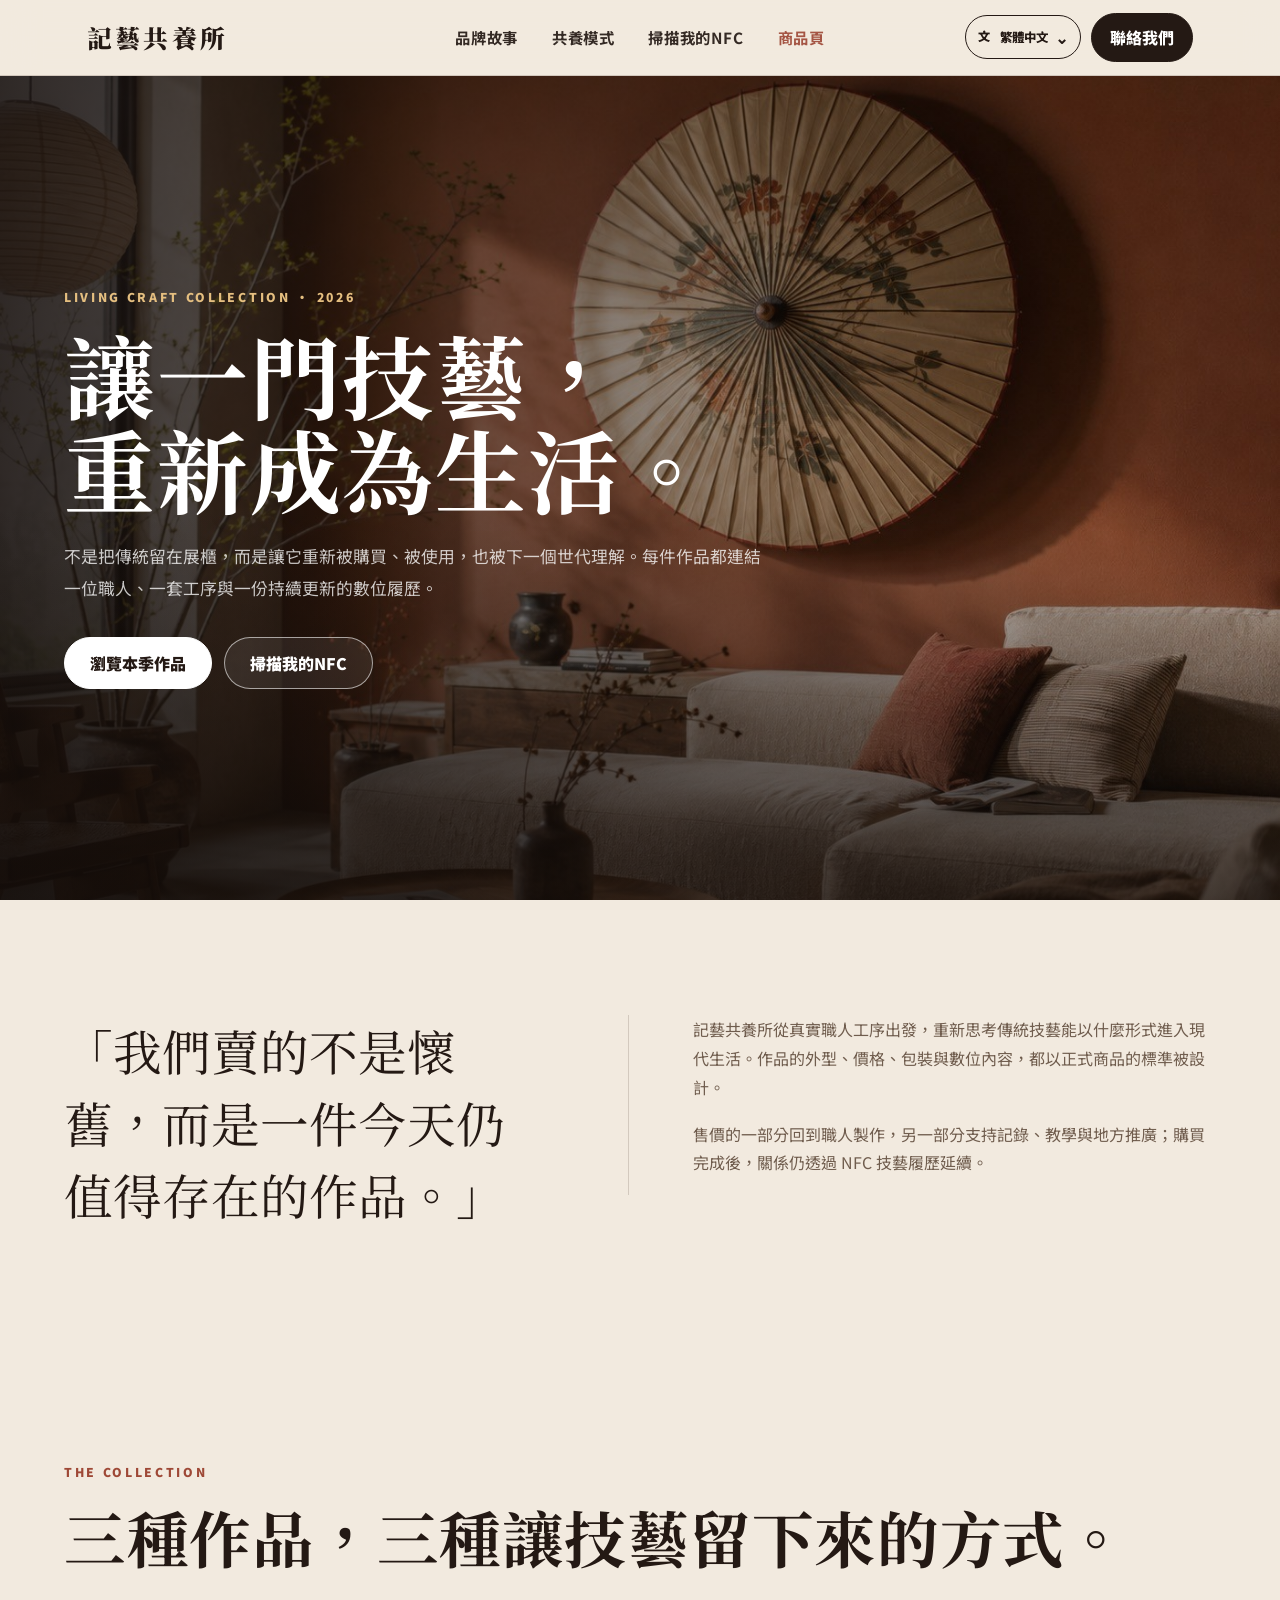
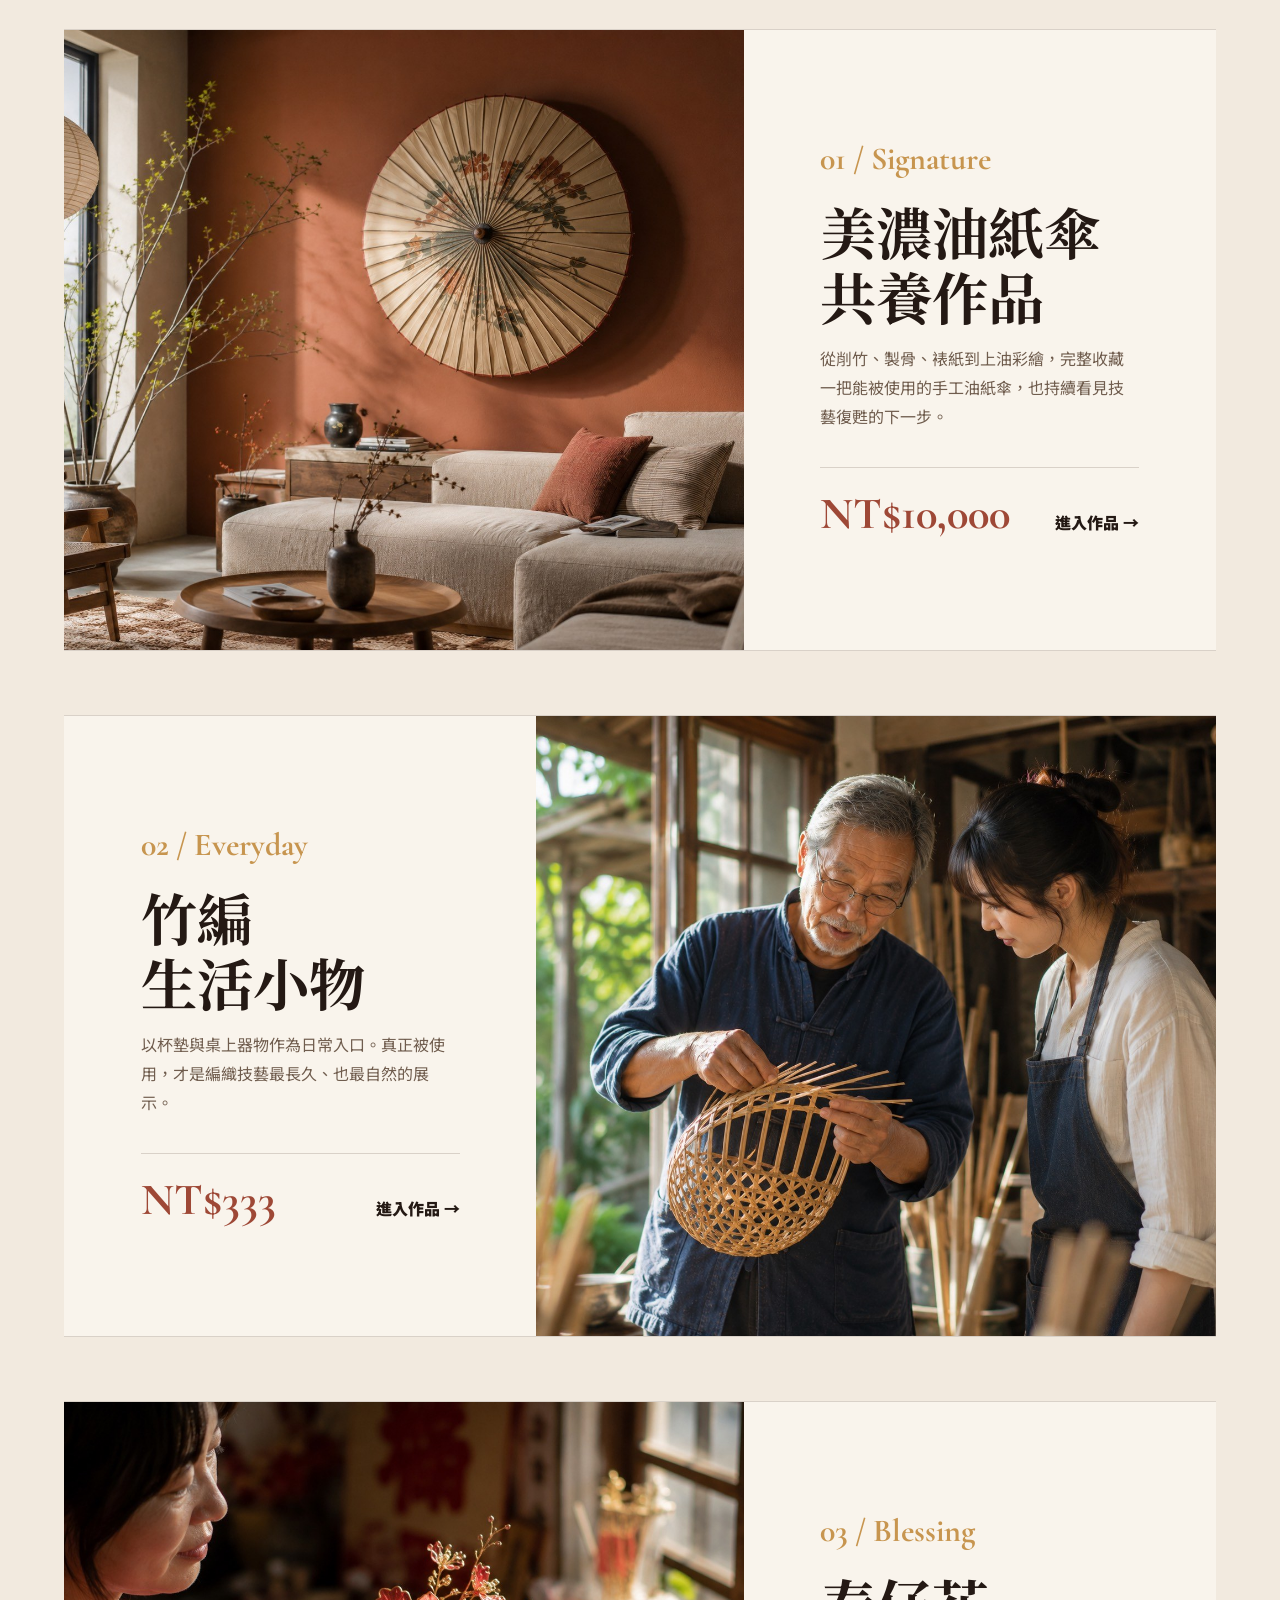
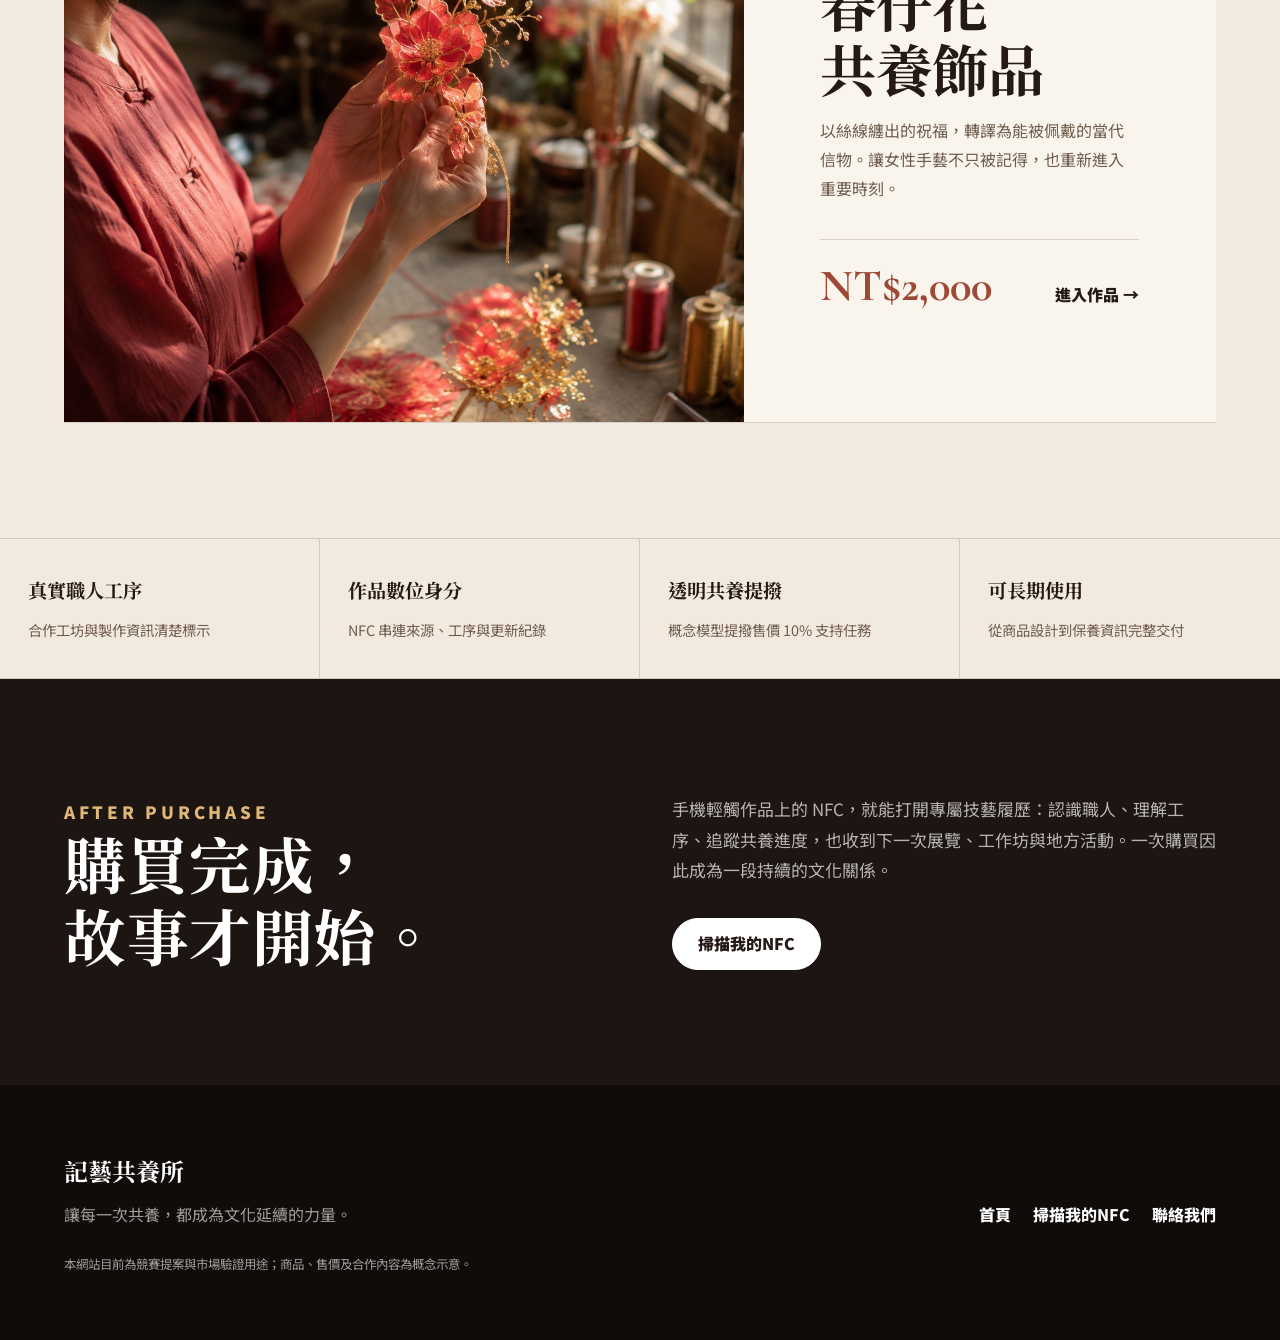
<file: plan-detail.html>
<!DOCTYPE html><html lang="zh-Hant"><head><meta charset="UTF-8"><meta name="viewport" content="width=device-width,initial-scale=1"><meta http-equiv="refresh" content="0;url=products.html"><title>共養方式已整合至商品頁</title></head><body><main><h1>共養方式已整合至商品頁</h1><p>原共養方案已取消，請直接選擇想購買的技藝作品。</p><a href="products.html">前往商品頁</a></main><script>location.replace('products.html')</script></body></html>
</file>
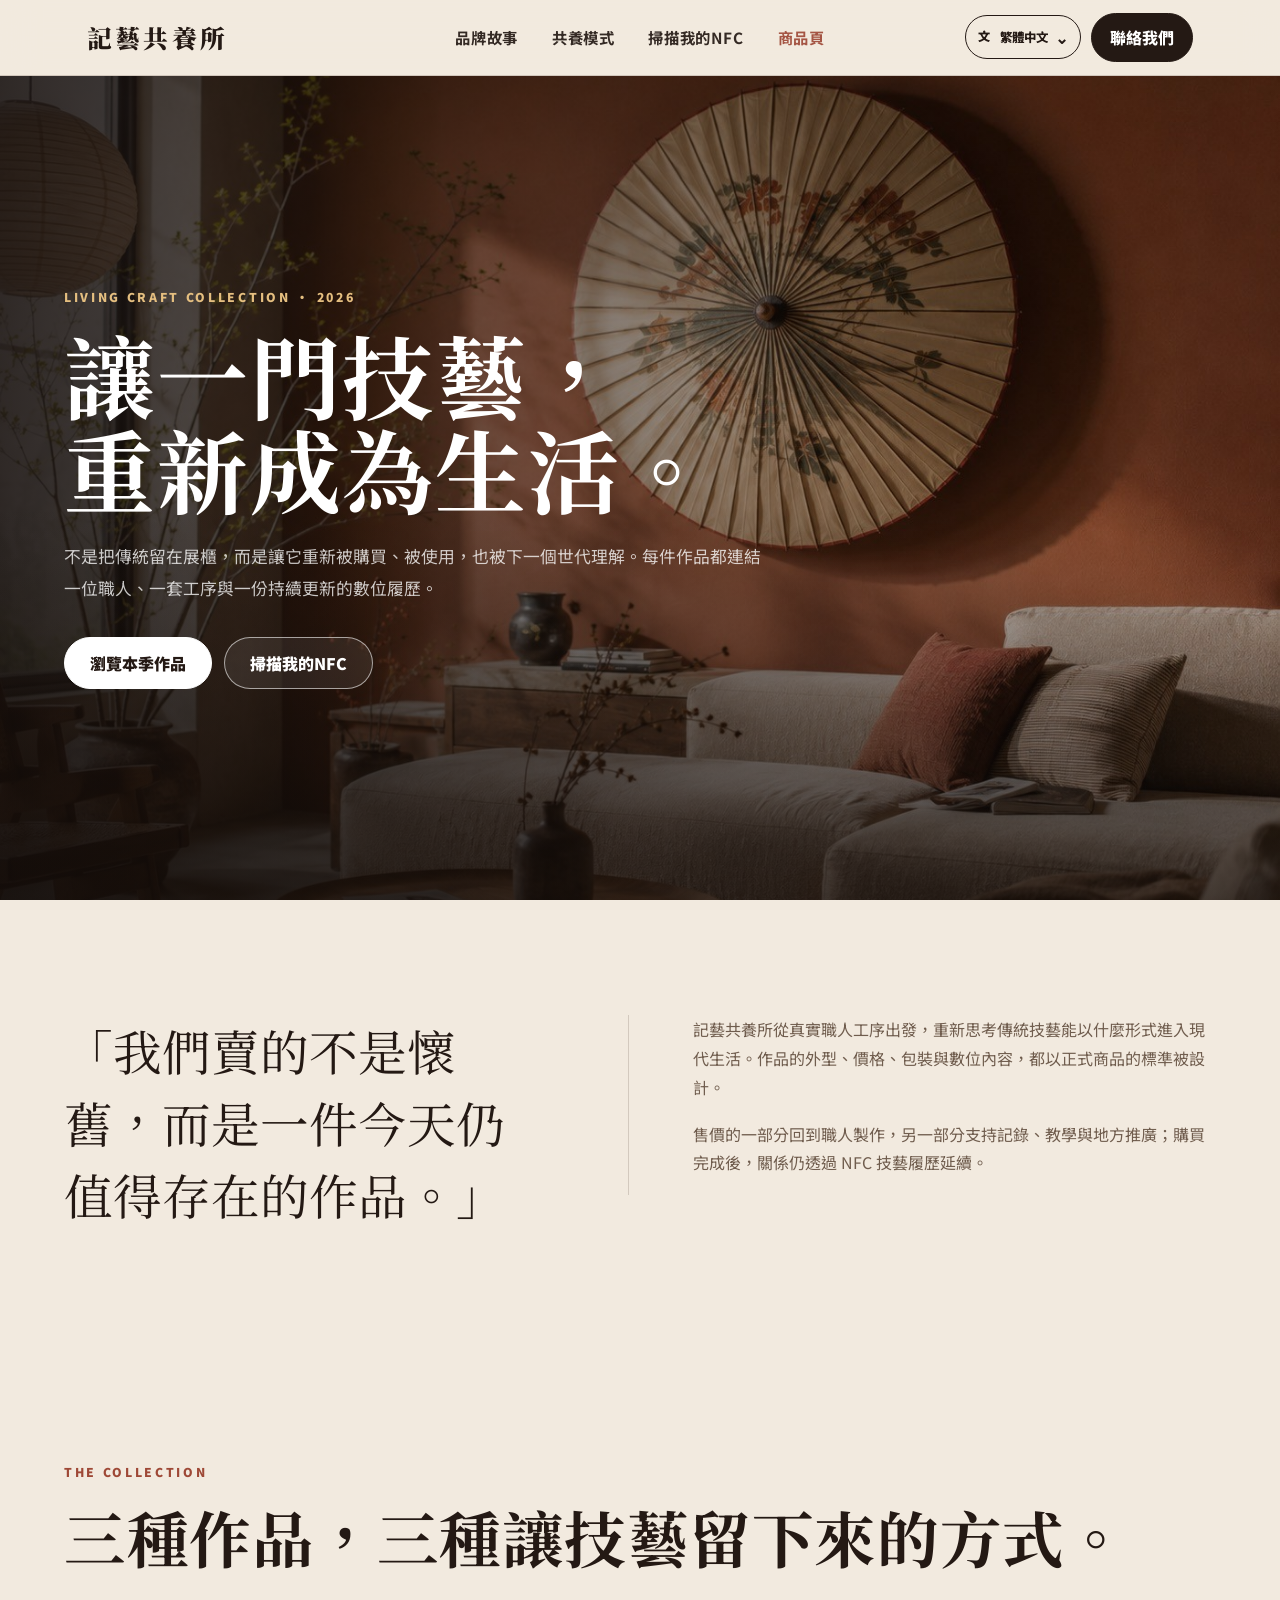
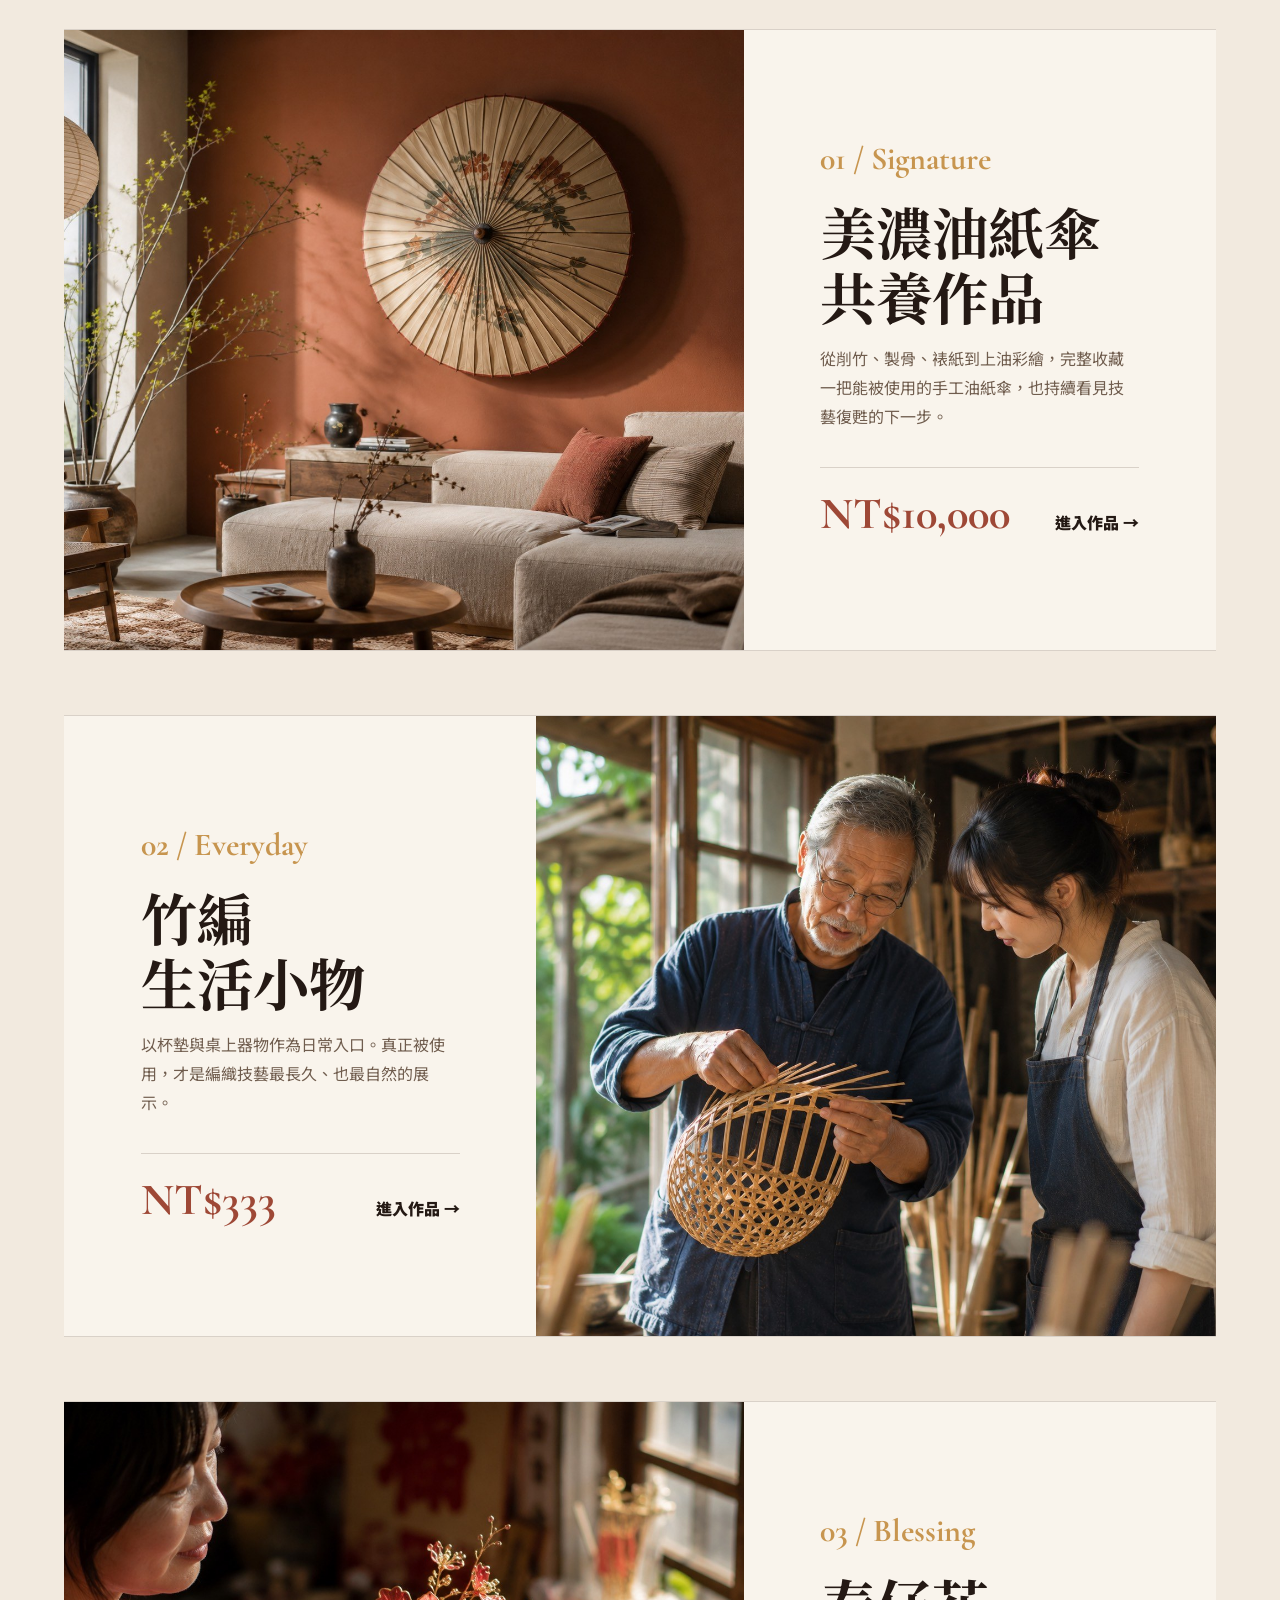
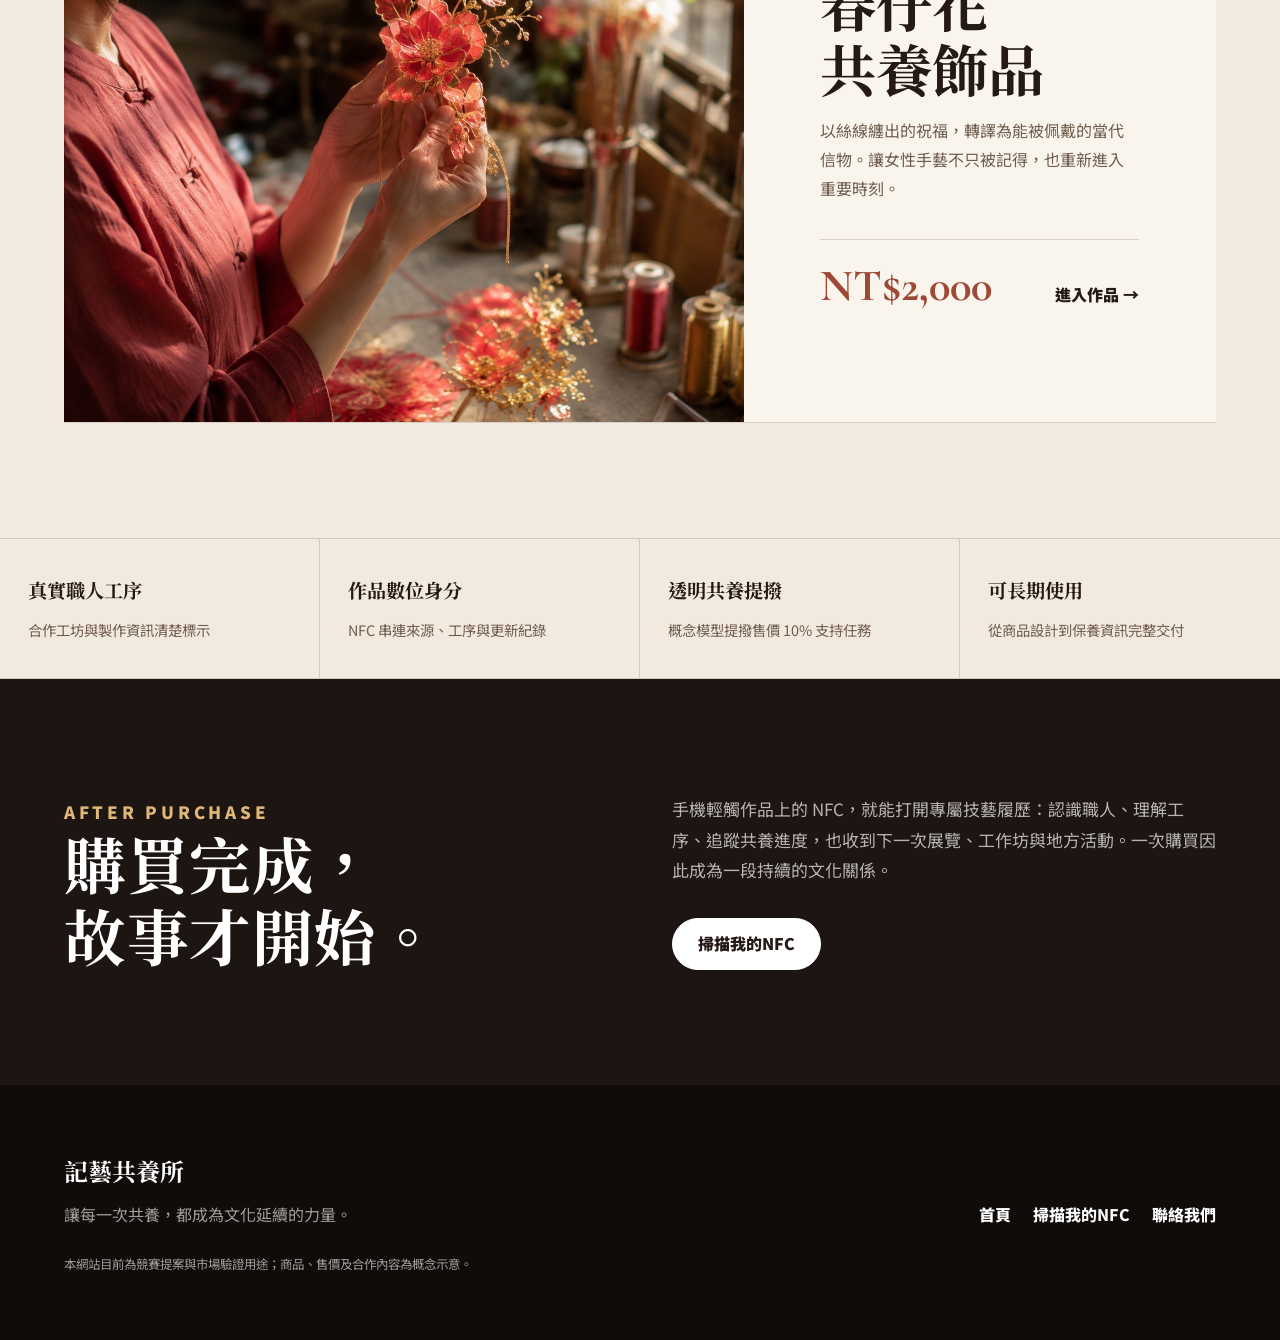
<file: plans.html>
<!DOCTYPE html><html lang="zh-Hant"><head><meta charset="UTF-8"><meta name="viewport" content="width=device-width,initial-scale=1"><meta http-equiv="refresh" content="0;url=products.html"><title>共養方式已整合至商品頁</title></head><body><main><h1>共養方式已整合至商品頁</h1><p>購買每件作品即可取得實體作品、NFC 與數位技藝履歷。</p><a href="products.html">前往商品頁</a></main><script>location.replace('products.html')</script></body></html>
</file>
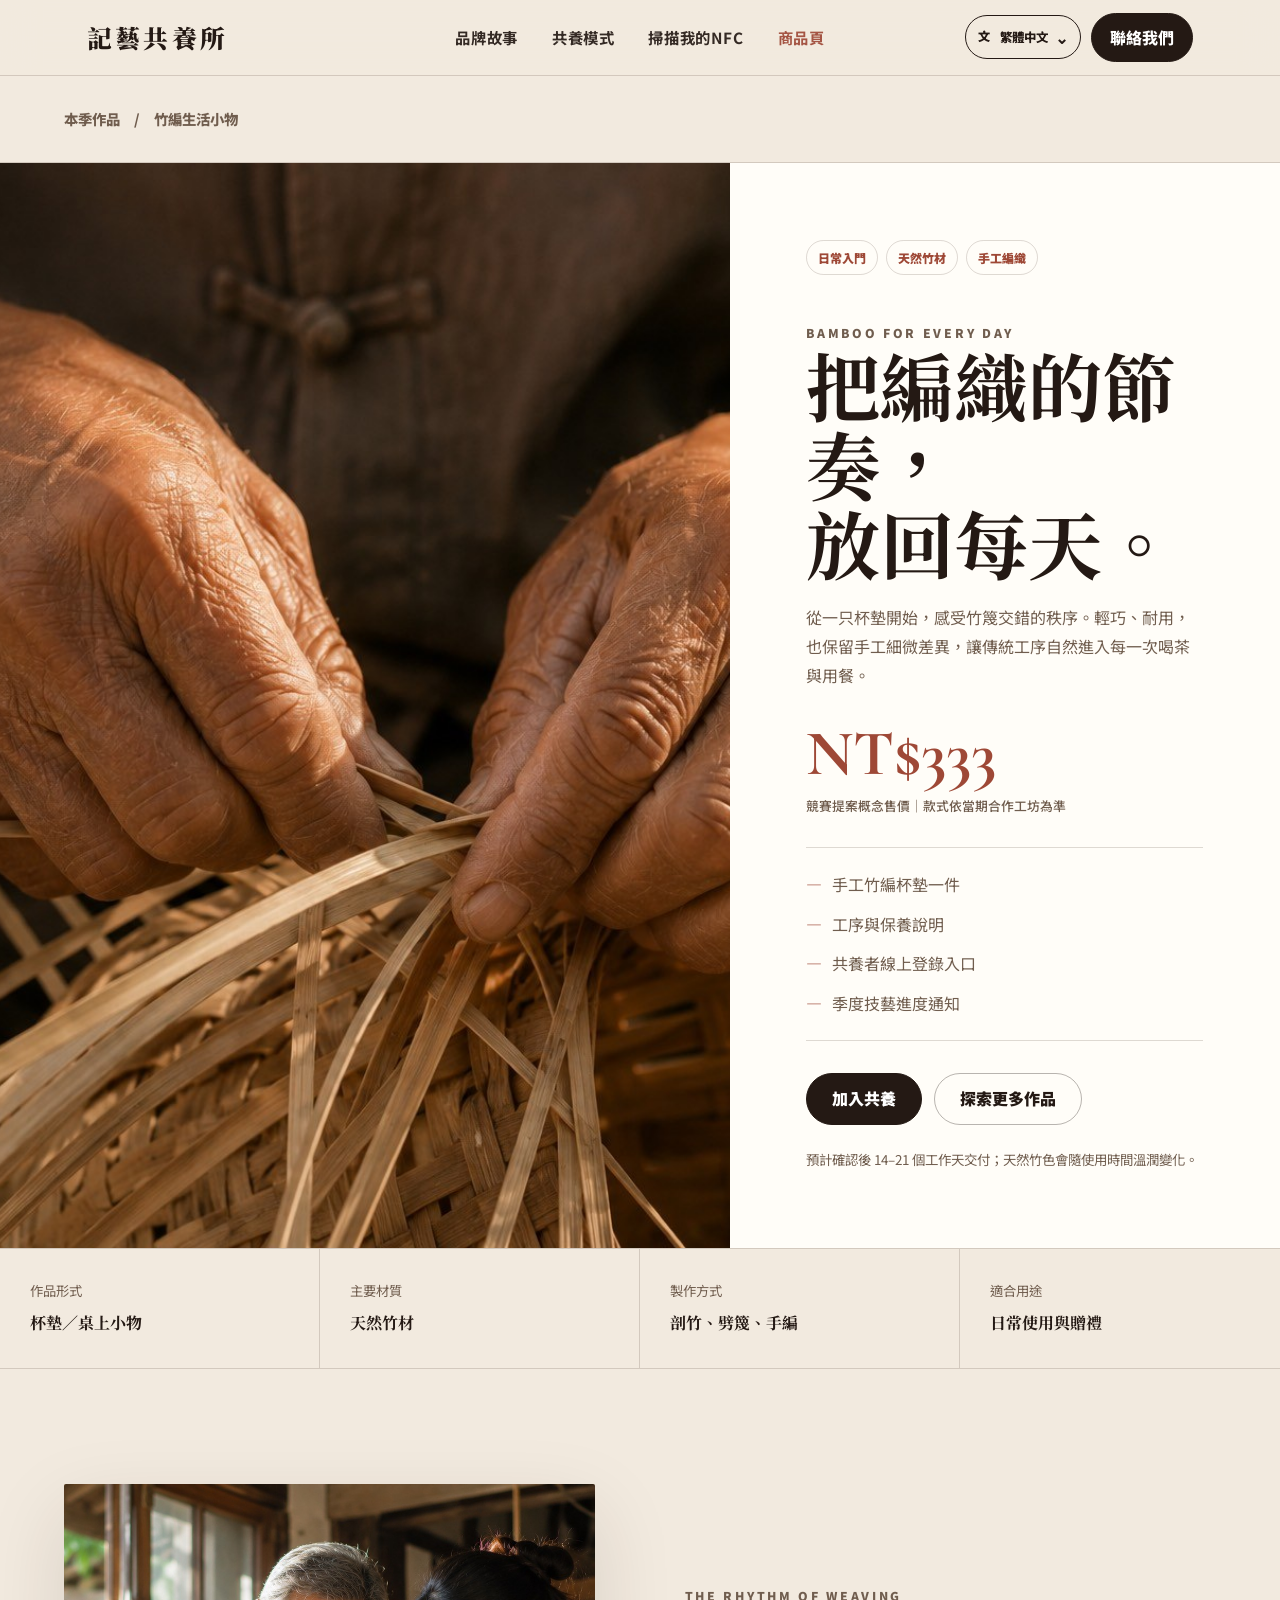
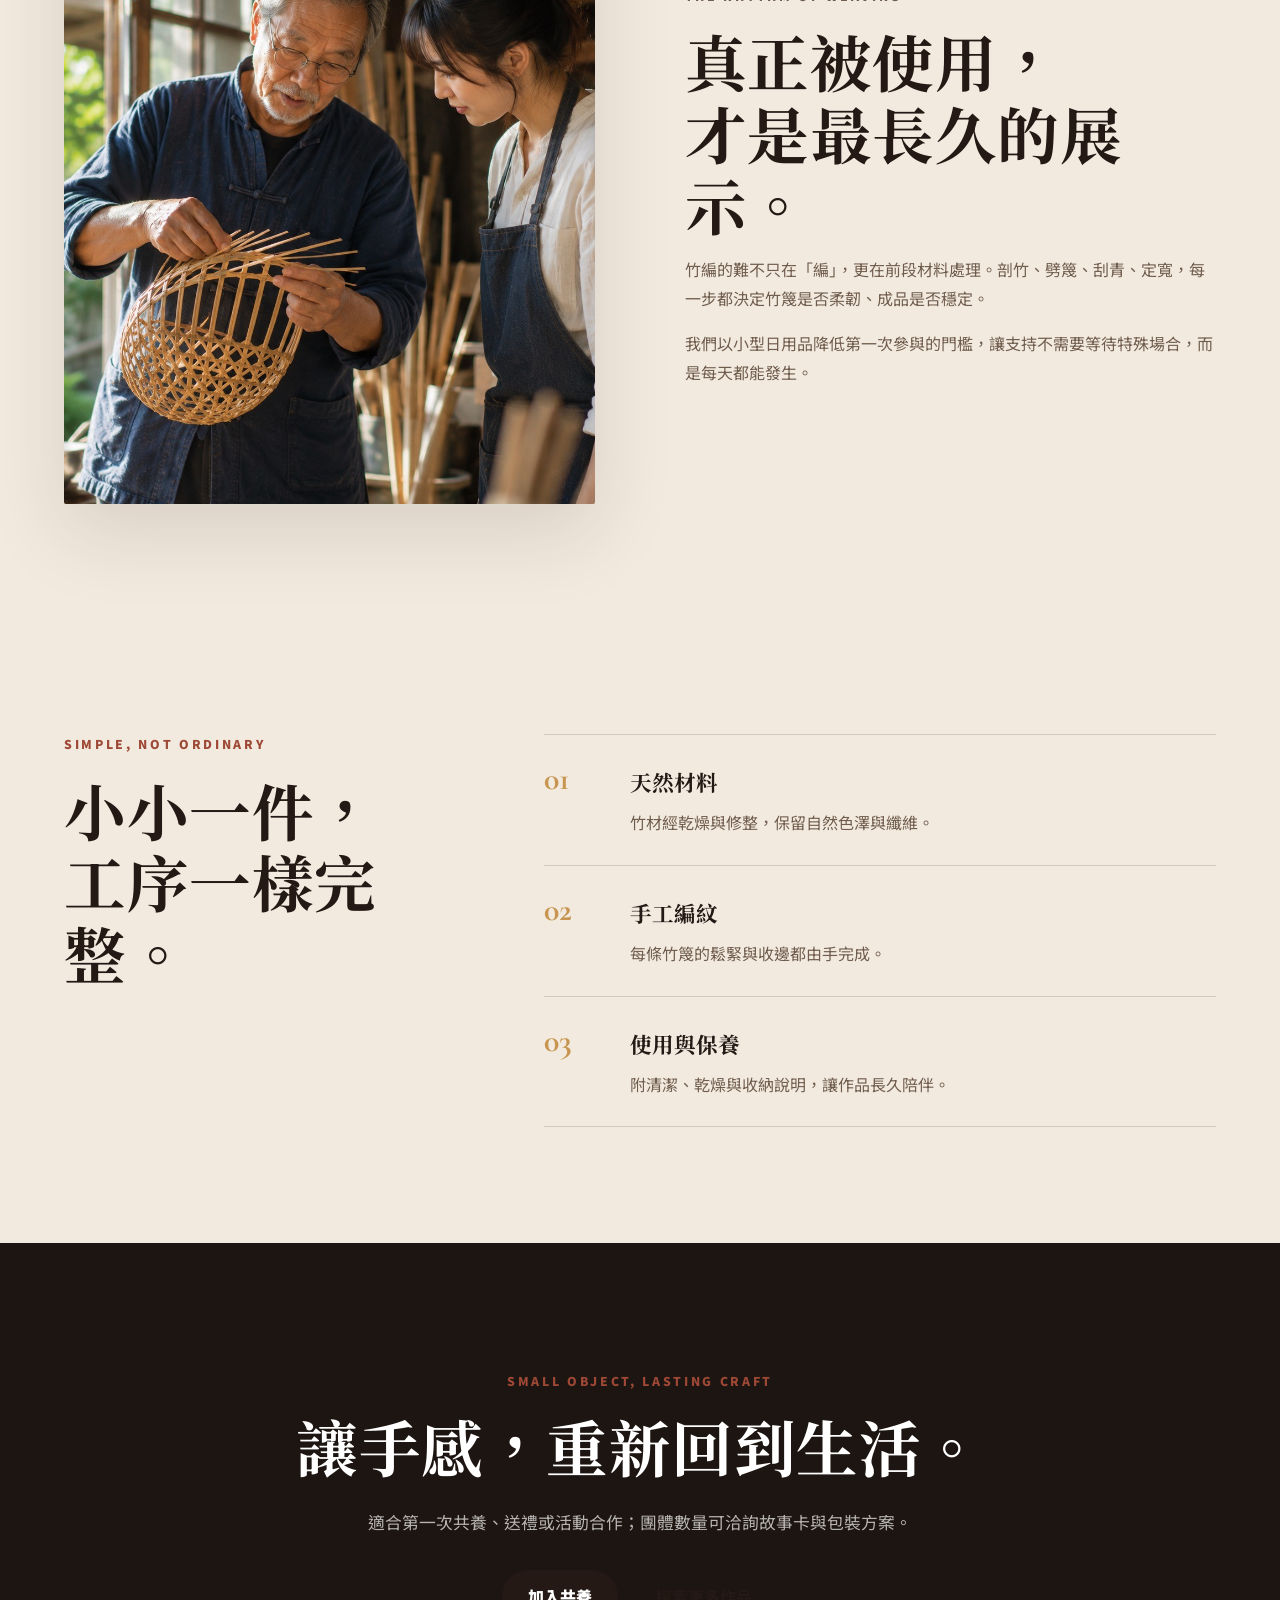
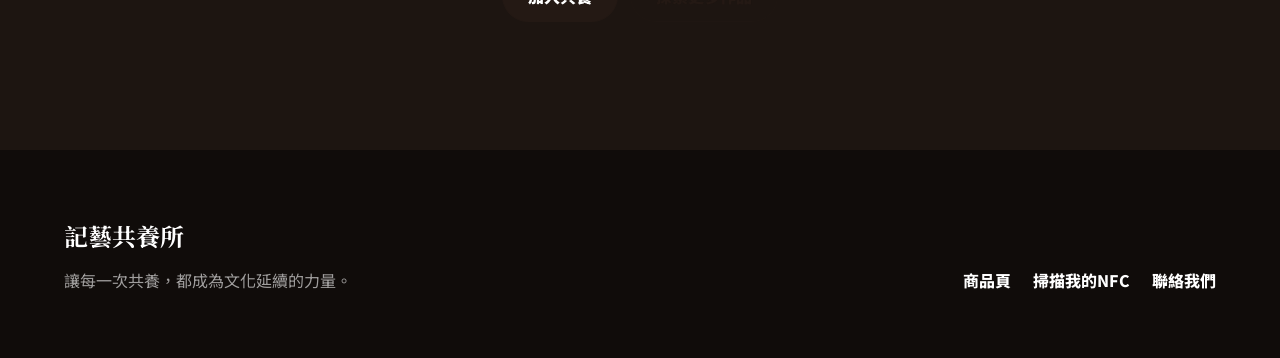
<file: product-bamboo.html>
<!DOCTYPE html><html lang="zh-Hant"><head><meta charset="UTF-8"><meta name="viewport" content="width=device-width,initial-scale=1"><meta name="description" content="竹編生活小物。"><title>竹編生活小物｜記藝共養所</title><link href="https://fonts.googleapis.com/css2?family=Noto+Serif+TC:wght@500;700;900&family=Noto+Sans+TC:wght@300;400;500;700;900&family=Cormorant+Garamond:wght@500;600;700&display=swap" rel="stylesheet">
<style data-jiyi-v5>

:root{
  --cream:#F5EBDD;
  --paper:#FFF8EC;
  --paper-soft:#FAF0DF;
  --ink:#2D1F16;
  --ink-soft:#6F5842;
  --muted:#9B846B;
  --line:#E2CFB3;
  --gold:#C99B57;
  --sage:#6C7C61;
  --brick:#B45F45;
  --black:#12100E;
  --white:#FFFFFF;
  --shadow:0 24px 70px rgba(45,31,22,.16);
  --radius-xl:44px;
  --radius-lg:30px;
}
*{box-sizing:border-box}
html{scroll-behavior:smooth}
body{
  margin:0;
  font-family:"Noto Sans TC", sans-serif;
  background:var(--cream);
  color:var(--ink);
  line-height:1.8;
  overflow-x:hidden;
}
h1,h2,h3,.logo,.serif{font-family:"Noto Serif TC", serif}
a{color:inherit;text-decoration:none}
img{width:100%;display:block}
::selection{background:rgba(201,155,87,.35)}

.navbar{
  position:fixed;
  top:0;
  width:100%;
  height:92px;
  padding:0 6.8vw;
  display:grid;
  grid-template-columns:1fr auto 1fr;
  align-items:center;
  z-index:9999;
  color:white;
  transition:background .35s ease,color .35s ease,height .35s ease,box-shadow .35s ease;
}
.navbar.scrolled,.navbar.solid{
  height:76px;
  color:var(--ink);
  background:rgba(245,235,221,.94);
  backdrop-filter:blur(18px);
  box-shadow:0 10px 30px rgba(45,31,22,.08);
}
.logo{
  font-weight:900;
  font-size:1.55rem;
  letter-spacing:.13em;
  text-shadow:0 2px 14px rgba(0,0,0,.22);
}
.navbar.scrolled .logo,.navbar.solid .logo{text-shadow:none}
.nav-center{
  display:flex;
  justify-content:center;
  gap:34px;
  font-size:.96rem;
  font-weight:700;
  letter-spacing:.04em;
}
.nav-center a{opacity:.92;transition:.25s}
.nav-center a:hover{color:var(--gold)}
.nav-right{display:flex;justify-content:flex-end}
.nav-pill{
  border:1px solid currentColor;
  border-radius:999px;
  padding:9px 18px;
  font-weight:800;
}
.mobile-menu-btn{
  display:none;
  border:0;
  background:transparent;
  color:inherit;
  font-size:1.4rem;
}

.hero{
  min-height:100vh;
  position:relative;
  color:white;
  display:flex;
  align-items:center;
  overflow:hidden;
  background:
    linear-gradient(90deg,rgba(0,0,0,.74) 0%,rgba(0,0,0,.52) 38%,rgba(0,0,0,.14) 72%,rgba(0,0,0,.03) 100%),
    url("[data-uri]") center center / cover no-repeat;
}
.hero::before{
  content:"";
  position:absolute;
  inset:0;
  background:
    radial-gradient(circle at 18% 52%,rgba(180,95,69,.2),transparent 34%),
    linear-gradient(to bottom,rgba(0,0,0,.18),transparent 24%),
    linear-gradient(to top,rgba(0,0,0,.58),transparent 36%);
  pointer-events:none;
}
.hero-content{
  position:relative;
  z-index:2;
  width:min(840px,88vw);
  margin-left:6.8vw;
  padding-top:80px;
}
.eyebrow{
  font-family:"Cormorant Garamond", serif;
  color:rgba(143,164,132,.98);
  font-size:1.08rem;
  font-weight:700;
  letter-spacing:.28em;
  text-transform:uppercase;
  margin-bottom:30px;
}
.hero h1{
  margin:0;
  font-size:clamp(3.5rem,7vw,7.6rem);
  line-height:1.12;
  letter-spacing:.045em;
  text-shadow:0 4px 28px rgba(0,0,0,.34);
}
.hero p{
  max-width:670px;
  margin:34px 0 40px;
  color:rgba(255,255,255,.82);
  font-size:1.08rem;
  letter-spacing:.04em;
}
.btn-row{display:flex;gap:16px;flex-wrap:wrap}
.btn{
  display:inline-block;
  border:1px solid currentColor;
  background:transparent;
  color:inherit;
  border-radius:999px;
  padding:13px 28px;
  font-weight:900;
  letter-spacing:.04em;
  transition:.28s ease;
  cursor:pointer;
}
.btn:hover{transform:translateY(-3px);box-shadow:0 18px 45px rgba(0,0,0,.18)}
.btn.white{background:white;color:var(--ink);border-color:white}
.btn.dark{background:var(--ink);color:white;border-color:var(--ink)}
.btn.ghost-white{background:rgba(255,255,255,.06);backdrop-filter:blur(10px);color:white;border-color:rgba(255,255,255,.82)}
.scroll-indicator{
  position:absolute;left:6.8vw;bottom:34px;z-index:2;display:flex;gap:12px;align-items:center;
  color:rgba(255,255,255,.78);font-size:.82rem;letter-spacing:.14em;text-transform:uppercase;
}
.scroll-line{width:54px;height:1px;background:rgba(255,255,255,.62)}

section{padding:108px 6.8vw}
.page-content{padding:132px 6.8vw 108px}
.section-head{max-width:850px;margin-bottom:48px}
.section-head.center{text-align:center;margin-left:auto;margin-right:auto}
.label{color:var(--sage);font-weight:900;letter-spacing:.18em;font-size:.82rem;text-transform:uppercase;margin-bottom:14px}
.section-head h1,.section-head h2{
  margin:0 0 18px;
  font-size:clamp(2.15rem,4.2vw,4.4rem);
  line-height:1.22;
  letter-spacing:.035em;
}
.section-head p{margin:0;color:var(--ink-soft);font-size:1.02rem}
.two-col{display:grid;grid-template-columns:1fr 1fr;gap:64px;align-items:center}
.image-card,.placeholder-img{
  border-radius:var(--radius-xl);
  min-height:520px;
  overflow:hidden;
  background:
    linear-gradient(rgba(255,255,255,.58),rgba(255,255,255,.58)),
    repeating-linear-gradient(45deg,#EAD8BB 0,#EAD8BB 16px,#F7EAD6 16px,#F7EAD6 32px);
  border:2px dashed #C8B492;
  display:grid;
  place-items:center;
  text-align:center;
  color:var(--muted);
  padding:30px;
  font-weight:900;
  box-shadow:var(--shadow);
}
.image-card img,.placeholder-img img,.product-img img,.feature-img img,.screen-photo img,.detail-image img{
  width:100%;
  height:100%;
  object-fit:cover;
}
.text-panel{
  background:var(--paper);
  border:1px solid var(--line);
  border-radius:var(--radius-xl);
  padding:52px;
  box-shadow:var(--shadow);
}
.lead-quote{
  font-family:"Noto Serif TC", serif;
  font-size:1.8rem;
  line-height:1.55;
  letter-spacing:.04em;
  color:var(--ink);
  margin:0 0 26px;
}
.text-panel p{color:var(--ink-soft)}
.cards{display:grid;grid-template-columns:repeat(3,1fr);gap:28px}
.card{
  background:var(--paper);
  border:1px solid var(--line);
  border-radius:var(--radius-lg);
  padding:34px;
  box-shadow:var(--shadow);
  transition:.3s ease;
}
.card:hover{transform:translateY(-8px)}
.card-num{
  width:42px;height:42px;border-radius:50%;display:grid;place-items:center;background:var(--brick);color:white;font-weight:900;margin-bottom:20px;
}
.card h3{margin:0 0 12px;font-size:1.6rem;line-height:1.35}
.card p{color:var(--ink-soft);margin:0}
.dark-band{background:var(--black);color:white;position:relative;overflow:hidden}
.dark-band::before{
  content:"";position:absolute;inset:auto -20% -40% 40%;width:580px;height:580px;border-radius:50%;
  background:radial-gradient(circle,rgba(201,155,87,.22),transparent 65%);
}
.dark-band .section-head p,.dark-band .card p{color:rgba(255,255,255,.68)}
.dark-band .card{background:rgba(255,255,255,.07);border-color:rgba(255,255,255,.14);box-shadow:none}
.dark-band .card-num{background:#EBC878;color:var(--ink)}
.showcase{display:grid;grid-template-columns:.95fr 1.05fr;gap:64px;align-items:center}
.phone{width:min(390px,100%);margin:auto;background:#2B211A;border-radius:48px;padding:18px;box-shadow:0 35px 90px rgba(0,0,0,.28)}
.screen{min-height:610px;background:var(--paper);border-radius:34px;padding:26px}
.screen-photo{
  height:155px;border-radius:24px;border:2px dashed #C8B492;background:#EAD8BB;display:grid;place-items:center;
  text-align:center;color:var(--muted);font-weight:900;margin-bottom:20px;overflow:hidden;
}
.screen h3{margin:0 0 16px;font-size:1.35rem}
.info-row{padding:13px 0;border-bottom:1px solid var(--line);color:var(--ink-soft);font-size:.95rem}
.langs{display:flex;gap:8px;flex-wrap:wrap;margin-top:18px}
.langs span{background:#EADBC5;border-radius:999px;padding:5px 10px;font-size:.8rem;color:var(--ink-soft)}
.stats{display:grid;grid-template-columns:repeat(4,1fr);gap:18px}
.stat{
  background:var(--paper);border:1px solid var(--line);border-radius:var(--radius-lg);padding:32px 22px;text-align:center;box-shadow:var(--shadow)
}
.stat strong{display:block;font-family:"Cormorant Garamond",serif;font-size:3.2rem;line-height:1;color:var(--brick)}
.stat span{color:var(--ink-soft)}
.featured-crafts{display:grid;grid-template-columns:1.1fr .9fr;gap:28px}
.feature-large,.feature-small{
  min-height:560px;border-radius:var(--radius-xl);background:var(--paper);border:1px solid var(--line);box-shadow:var(--shadow);
  overflow:hidden;display:flex;flex-direction:column;
}
.feature-small-wrap{display:grid;gap:28px}
.feature-small{min-height:266px}
.feature-img{
  flex:1;min-height:260px;background:
    linear-gradient(rgba(255,255,255,.55),rgba(255,255,255,.55)),
    repeating-linear-gradient(45deg,#EAD8BB 0,#EAD8BB 16px,#F7EAD6 16px,#F7EAD6 32px);
  border-bottom:1px solid var(--line);display:grid;place-items:center;text-align:center;color:var(--muted);font-weight:900;overflow:hidden;
}
.feature-content{padding:28px}
.feature-content h3{font-size:1.75rem;margin:0 0 8px}
.feature-content p{color:var(--ink-soft);margin:0}
.product-grid{display:grid;grid-template-columns:repeat(3,1fr);gap:30px}
.product-card{
  background:var(--paper);border:1px solid var(--line);border-radius:var(--radius-xl);padding:22px;box-shadow:var(--shadow);transition:.3s ease;
}
.product-card:hover{transform:translateY(-8px)}
.product-img{
  height:280px;border-radius:30px;border:2px dashed #C8B492;background:#EAD8BB;display:grid;place-items:center;text-align:center;
  color:var(--muted);font-weight:900;overflow:hidden;
}
.product-card h3{font-size:1.55rem;margin:20px 0 8px}
.product-card p{color:var(--ink-soft)}
.price{color:var(--brick);font-weight:900;font-size:1.22rem;margin:16px 0 10px}
.progress{height:10px;border-radius:999px;overflow:hidden;background:#E9DAC3;margin:14px 0 8px}
.progress span{display:block;height:100%;background:var(--sage)}
.meta{display:flex;justify-content:space-between;color:var(--muted);font-size:.88rem;margin-bottom:18px}
.detail-hero{display:grid;grid-template-columns:1fr 1fr;gap:64px;align-items:center}
.detail-image{
  min-height:620px;border-radius:var(--radius-xl);border:2px dashed #C8B492;background:#EAD8BB;display:grid;place-items:center;
  text-align:center;color:var(--muted);font-weight:900;box-shadow:var(--shadow);overflow:hidden;
}
.detail-info{background:var(--paper);border:1px solid var(--line);border-radius:var(--radius-xl);padding:48px;box-shadow:var(--shadow)}
.detail-info h1{font-size:clamp(2.2rem,4vw,4.2rem);line-height:1.2;margin:0 0 20px}
.detail-info p{color:var(--ink-soft)}
.info-grid{display:grid;grid-template-columns:repeat(3,1fr);gap:24px;margin-top:54px}
.plan-grid{display:grid;grid-template-columns:repeat(3,1fr);gap:28px}
.plan{background:var(--paper);border:1px solid var(--line);border-radius:var(--radius-xl);padding:38px;box-shadow:var(--shadow)}
.plan h3{font-size:1.65rem;margin:0 0 8px}
.amount{font-family:"Cormorant Garamond",serif;color:var(--brick);font-size:3rem;font-weight:700}
.plan ul{color:var(--ink-soft);padding-left:22px}
.form-box{width:min(700px,100%);background:var(--paper);border:1px solid var(--line);border-radius:var(--radius-xl);padding:42px;box-shadow:var(--shadow)}
input,select,textarea{
  width:100%;padding:15px 16px;margin-bottom:14px;border-radius:16px;border:1px solid #D8C5AA;background:#FFFDF7;font-family:inherit;font-size:1rem;
}
.back-link{display:inline-block;margin-bottom:32px;color:var(--ink-soft);font-weight:900}
.footer{background:#211812;color:white;padding:58px 6.8vw}
.footer p{color:#D8C7B1;max-width:920px}
.reveal{opacity:0;transform:translateY(30px);transition:opacity .8s ease,transform .8s ease}
.reveal.show{opacity:1;transform:translateY(0)}

@media(max-width:980px){
  .navbar{height:76px;padding:0 6vw}
  .nav-center,.nav-right{display:none}
  .mobile-menu-btn{display:block;justify-self:end}
  .navbar{grid-template-columns:1fr auto}
  .hero-content{margin-left:6vw;width:88vw}
  .hero h1{font-size:clamp(3rem,13vw,5.2rem)}
  section,.page-content{padding-left:6vw;padding-right:6vw}
  .two-col,.cards,.showcase,.stats,.featured-crafts,.product-grid,.detail-hero,.info-grid,.plan-grid{grid-template-columns:1fr}
  .image-card,.detail-image{min-height:380px}
}

/* =========================================================
   V5 — multilingual controls, NFC journey and plan details
   ========================================================= */
.image-card{min-height:0!important;aspect-ratio:4/3!important;padding:0!important}
.image-card img{display:block;width:100%;height:100%;object-fit:cover}

.language-control{position:relative;display:flex;align-items:center;margin-right:10px}
.navbar .logo{white-space:nowrap}
.language-control::before{content:"文";position:absolute;left:13px;top:50%;transform:translateY(-50%);font-weight:900;font-size:.76rem;pointer-events:none}
.language-control select{appearance:none;width:auto;margin:0;min-width:116px;height:44px;padding:0 32px 0 34px;border:1px solid currentColor;border-radius:999px;background:transparent;color:inherit;font:800 .78rem/1 "Noto Sans TC",sans-serif;cursor:pointer}
.language-control::after{content:"⌄";position:absolute;right:13px;top:48%;transform:translateY(-50%);font-weight:900;pointer-events:none}
.market-v3 .navbar:not(.scrolled):not(.solid) .language-control select,.home-page .navbar:not(.scrolled) .language-control select{color:#fff}
.navbar.solid .language-control select,.navbar.scrolled .language-control select{color:var(--v3-ink,#241712)}

.nfc-v5{background:#f2eadf;color:var(--v3-ink)}
.nfc-flow{padding-top:76px;min-height:100vh}
.nfc-flow__progress{position:sticky;z-index:20;top:76px;display:flex;align-items:center;justify-content:center;padding:18px 24px;background:rgba(242,234,223,.94);backdrop-filter:blur(14px);border-bottom:1px solid var(--v3-line)}
.nfc-flow__progress span{display:grid;place-items:center;width:34px;height:34px;border:1px solid #b8a895;border-radius:50%;font:800 .7rem/1 "Noto Sans TC",sans-serif;color:#8b786a;background:#f2eadf;transition:.3s}
.nfc-flow__progress span.is-active{background:var(--v3-ink);border-color:var(--v3-ink);color:#fff}
.nfc-flow__progress span.is-done{background:var(--v3-gold);border-color:var(--v3-gold);color:#fff}
.nfc-flow__progress i{width:min(7vw,90px);height:1px;background:#cfc1b0}
.nfc-stage{display:none;min-height:calc(100vh - 150px);padding:0!important;animation:nfcStageIn .55s ease both}
.nfc-stage.is-active{display:grid}
@keyframes nfcStageIn{from{opacity:0;transform:translateY(12px)}to{opacity:1;transform:none}}

.nfc-scan{grid-template-columns:.92fr 1.08fr;background:#17100d;color:#fff}
.nfc-scan__copy{padding:clamp(50px,6vw,90px);display:flex;flex-direction:column;justify-content:center;align-items:flex-start}
.nfc-scan__copy h1{font-size:clamp(3.2rem,4.8vw,5.6rem);line-height:1.04;margin:18px 0 24px;letter-spacing:-.05em}
.nfc-scan__copy>p:not(.mv3-kicker){max-width:700px;color:#d9cdc3;font-size:1.1rem}
.nfc-scan .mv3-btn{border:1px solid #fff}
.nfc-scan .mv3-btn:first-child{background:#fff;color:#1b120f}
.nfc-scan .mv3-btn.line{background:transparent;color:#fff}
.nfc-scene{position:relative;display:grid;place-items:center;overflow:hidden;background:radial-gradient(circle at 50% 45%,#5f3427 0,#2c1b15 34%,#130d0b 70%)}
.nfc-phone{position:relative;z-index:3;width:min(42%,270px);aspect-ratio:.52;border:8px solid #050505;border-radius:42px;background:#050505;box-shadow:0 45px 80px #0009;transform:rotate(8deg)}
.nfc-phone::before{content:"";position:absolute;z-index:2;top:9px;left:50%;width:42%;height:22px;transform:translateX(-50%);border-radius:99px;background:#050505}
.nfc-phone__screen{height:100%;border-radius:32px;background:linear-gradient(145deg,#f4eadc,#cfb896);color:#241712;display:flex;flex-direction:column;align-items:center;justify-content:center;gap:18px}
.nfc-phone__screen span{display:grid;place-items:center;width:82px;height:82px;border:1px solid #8e7054;border-radius:50%;font:800 1.1rem/1 sans-serif}
.nfc-phone__screen b{font-size:1.35rem}.nfc-phone__screen small{letter-spacing:.1em}
.nfc-tag{position:absolute;z-index:2;bottom:12%;right:18%;display:grid;place-items:center;width:145px;aspect-ratio:1.55;border-radius:12px;background:#ead9bd;color:#9a6b2e;font-weight:900;box-shadow:0 18px 60px #0008;transform:rotate(-9deg)}
.nfc-rings{position:absolute;right:24%;bottom:25%;width:180px;height:180px}.nfc-rings i{position:absolute;inset:0;border:2px solid #e5b45a;border-radius:50%;animation:nfcPulse 2.2s infinite}.nfc-rings i:nth-child(2){animation-delay:.7s}.nfc-rings i:nth-child(3){animation-delay:1.4s}
@keyframes nfcPulse{0%{opacity:.9;transform:scale(.2)}100%{opacity:0;transform:scale(1.35)}}

.nfc-account{grid-template-columns:1.05fr .95fr;background:#18110e}
.nfc-auth-visual{position:relative;overflow:hidden;min-height:720px}.nfc-auth-visual img{width:100%;height:100%;object-fit:cover}.nfc-auth-visual::after{content:"";position:absolute;inset:0;background:linear-gradient(0deg,#170f0cdd 0,transparent 60%)}.nfc-auth-visual>div{position:absolute;z-index:2;left:8%;right:8%;bottom:8%;color:#fff}.nfc-auth-visual h2{font-size:clamp(2.4rem,4vw,4.8rem);line-height:1.1;margin:15px 0}
.nfc-auth-card{align-self:center;width:min(620px,82%);margin:auto;padding:clamp(35px,5vw,70px);background:#fffaf3;box-shadow:var(--v3-shadow)}
.nfc-auth-tabs{display:grid;grid-template-columns:1fr 1fr;border-bottom:1px solid var(--v3-line);margin-bottom:36px}.nfc-auth-tabs button{padding:16px;border:0;background:none;font-weight:900;color:#8d7a6c;cursor:pointer}.nfc-auth-tabs button.is-active{color:var(--v3-red);box-shadow:inset 0 -3px var(--v3-red)}
.nfc-auth-form{display:none}.nfc-auth-form.is-active{display:grid;gap:18px}.nfc-auth-form h2{font-size:2.4rem;margin:0}.nfc-auth-form p{margin:0 0 10px;color:var(--v3-copy)}.nfc-auth-form label{display:grid;gap:8px;font-weight:800}.nfc-auth-form input{width:100%;height:52px;border:1px solid var(--v3-line);background:#fff;padding:0 15px;font:inherit}.nfc-auth-form .mv3-btn{width:100%;margin-top:10px}

.nfc-welcome{place-content:center;text-align:center;padding:70px 24px;background:radial-gradient(circle at center,#efe0cc,#d8c0a2);min-height:calc(100vh - 150px)}
.nfc-welcome__mark{margin:0 auto 28px;display:grid;place-items:center;width:110px;height:110px;border:1px solid #9c7655;border-radius:50%;font:900 3.2rem/1 serif}
.nfc-welcome h1{max-width:950px;margin:12px auto 22px;font-size:clamp(3.2rem,6vw,7rem);line-height:1.05}.nfc-welcome>p:not(.mv3-kicker){max-width:760px;margin:0 auto 26px;color:var(--v3-copy);font-size:1.1rem}.nfc-welcome__id{display:flex;align-items:center;justify-content:center;gap:18px;margin:0 auto 34px;padding:16px 24px;border-block:1px solid #bba88e}.nfc-welcome__id span{font-size:.85rem;color:#705f52}

.nfc-guide{grid-template-columns:.7fr 1.3fr;gap:70px;padding:clamp(65px,8vw,120px);align-items:center;background:#f4ece1}.nfc-guide__heading h1{font-size:clamp(3rem,5.2vw,6rem);line-height:1.07;margin:16px 0}.nfc-guide__heading p:last-child{color:var(--v3-copy)}.nfc-guide__grid{display:grid;grid-template-columns:1fr 1fr;border:1px solid var(--v3-line)}.nfc-guide__grid article{padding:clamp(28px,4vw,55px);min-height:240px;background:#fffaf4;border:1px solid var(--v3-line)}.nfc-guide__grid span{font:700 2rem/1 "Cormorant Garamond",serif;color:var(--v3-gold)}.nfc-guide__grid h3{font-size:1.7rem;margin:24px 0 10px}.nfc-guide__grid p{color:var(--v3-copy)}.nfc-guide>.mv3-btn{grid-column:2;justify-self:start}

.nfc-passport-v5{display:none!important;background:#f3ebdf}.nfc-passport-v5.is-active{display:block!important}.passport-v5-hero{display:grid;grid-template-columns:.9fr 1.1fr;min-height:720px;background:#18110e;color:#fff}.passport-v5-hero>div{padding:clamp(60px,8vw,120px);align-self:center}.passport-v5-hero h1{font-size:clamp(4rem,7vw,8rem);line-height:1.02;margin:15px 0 30px}.passport-v5-hero p:not(.mv3-kicker){max-width:640px;color:#d8ccc2}.passport-v5-hero>img{width:100%;height:100%;object-fit:cover;min-height:720px}.passport-v5-tags{display:flex;flex-wrap:wrap;gap:10px;margin-top:30px}.passport-v5-tags span{padding:8px 12px;border:1px solid #ffffff55;border-radius:999px;font-size:.76rem}
.passport-v5-nav{position:sticky;z-index:12;top:145px;display:flex;justify-content:center;gap:35px;padding:18px;background:#fffaf4eF;backdrop-filter:blur(12px);border-bottom:1px solid var(--v3-line)}.passport-v5-nav a{color:var(--v3-ink);font-weight:900}
.passport-v5-section{width:min(1296px,90%);margin:0 auto;padding:clamp(80px,10vw,150px) 0}.passport-v5-section h2,.passport-v5-languages h2{font-size:clamp(3rem,5vw,6rem);line-height:1.08;margin:16px 0 28px}.passport-v5-section p{color:var(--v3-copy)}
.passport-story{display:grid;grid-template-columns:.85fr 1.15fr;gap:7vw;align-items:center}.passport-story>img{width:100%;height:620px;object-fit:cover}.artisan-card{display:grid;grid-template-columns:1fr 1fr;background:#fffaf4;padding:0!important;width:min(1296px,90%);box-shadow:var(--v3-shadow)}.artisan-card>img{width:100%;height:100%;min-height:630px;object-fit:cover}.artisan-card>div{padding:clamp(50px,7vw,100px);align-self:center}.artisan-card blockquote{margin:30px 0;padding-left:22px;border-left:3px solid var(--v3-gold);font:700 1.65rem/1.55 "Noto Serif TC",serif}
.passport-v5-heading{max-width:900px}.process-v5-list{margin-top:55px;border-top:1px solid var(--v3-line)}.process-v5-list article{display:grid;grid-template-columns:80px 1fr 130px;gap:24px;align-items:center;padding:28px 0;border-bottom:1px solid var(--v3-line)}.process-v5-list article>span{font:700 2.2rem/1 "Cormorant Garamond",serif;color:var(--v3-gold)}.process-v5-list h3{font-size:1.55rem;margin:0 0 6px}.process-v5-list p{margin:0}.process-v5-list time{font-size:.8rem;color:#8b786a}
.progress-v5{display:grid;grid-template-columns:.85fr 1.15fr;gap:8vw;align-items:start}.progress-v5-number{font:700 clamp(6rem,13vw,12rem)/.9 "Cormorant Garamond",serif;color:var(--v3-red)}.progress-v5 h2{font-size:clamp(2.5rem,4vw,4.6rem)}.progress-v5-bar{height:4px;margin-top:32px;background:#d9cbb9}.progress-v5-bar span{display:block;width:40%;height:100%;background:var(--v3-red)}.progress-v5 ol{list-style:none;padding:0;margin:0;border-top:1px solid var(--v3-line)}.progress-v5 li{display:grid;grid-template-columns:1fr auto;gap:20px;padding:30px 0;border-bottom:1px solid var(--v3-line)}.progress-v5 li b{font-size:1.3rem}.progress-v5 li span{color:#8b786a}.progress-v5 li.done span{color:#69765f}.progress-v5 li.active span{color:var(--v3-red);font-weight:900}
.passport-v5-languages{padding:clamp(70px,9vw,130px) max(5vw,calc((100% - 1296px)/2));display:grid;grid-template-columns:1fr 1fr;gap:8vw;align-items:center;background:#dfceb8}.passport-v5-languages>div:last-child{display:flex;flex-wrap:wrap;gap:12px}.passport-v5-languages span{padding:12px 18px;border:1px solid #a8947b;border-radius:999px;font-weight:900}.passport-v5-footer{padding:80px 5vw;display:flex;justify-content:center;gap:12px;background:#18110e}

.plans-v5-main{padding-top:76px;background:#f2eadf}.plans-v5-hero{padding:clamp(80px,10vw,150px) max(5vw,calc((100% - 1296px)/2));display:grid;grid-template-columns:1fr .75fr;gap:8vw;align-items:end;background:#19110e;color:#fff}.plans-v5-hero h1{font-size:clamp(3.5rem,6vw,7rem);line-height:1.04;margin:16px 0 24px}.plans-v5-hero>div>p:last-child{color:#d6c9bf}.plans-v5-hero aside{display:flex;align-items:center;justify-content:space-between;padding:24px;border-block:1px solid #ffffff55;font-weight:900}.plans-v5-hero aside i{font-style:normal;color:var(--v3-gold)}
.plans-v5-grid{width:min(1296px,90%);margin:0 auto;padding:clamp(70px,9vw,130px) 0;display:grid;grid-template-columns:repeat(3,1fr);gap:20px}.plan-v5-card{position:relative;padding:clamp(36px,4vw,58px);background:#fffaf4;border:1px solid var(--v3-line);display:flex;flex-direction:column;min-height:620px}.plan-v5-card.featured{background:#231713;color:#fff;transform:translateY(-20px)}.plan-v5-card.featured p,.plan-v5-card.featured li{color:#d9cdc3}.plan-v5-card h2{font-size:2.8rem;margin:16px 0}.plan-v5-price{display:flex;align-items:end;gap:10px;padding-bottom:25px;border-bottom:1px solid var(--v3-line)}.plan-v5-price b{font:700 3.8rem/1 "Cormorant Garamond",serif;color:var(--v3-red)}.featured .plan-v5-price b{color:#e7b75f}.plan-v5-card>p:not(.mv3-kicker){color:var(--v3-copy)}.plan-v5-card ul{padding-left:20px;display:grid;gap:14px;margin:26px 0 40px}.plan-v5-card .mv3-btn{margin-top:auto}.plan-v5-ribbon{position:absolute;right:18px;top:18px;padding:6px 10px;background:#e7b75f;color:#231713;border-radius:99px;font-size:.72rem;font-weight:900}.plans-v5-note{padding:clamp(70px,9vw,120px) max(5vw,calc((100% - 1296px)/2));display:grid;grid-template-columns:1fr 1fr;gap:8vw;background:#dfceb8}.plans-v5-note h2{font-size:clamp(3rem,5vw,5.6rem);line-height:1.08;margin:15px 0}.plans-v5-note p{color:var(--v3-copy)}

.plan-detail-main{padding-top:76px;background:#f3ebdf}.plan-detail-hero{display:grid;grid-template-columns:1.1fr .9fr;background:#19110e;color:#fff}.plan-detail-hero>div,.plan-detail-hero>aside{padding:clamp(55px,8vw,110px)}.plan-detail-hero h1{font-size:clamp(4rem,7vw,7.5rem);margin:15px 0}.plan-detail-hero>div>p:not(.mv3-kicker){color:#d8ccc2}.plan-detail-price{display:flex;align-items:end;gap:12px;margin-top:32px}.plan-detail-price b{font:700 5rem/1 "Cormorant Garamond",serif;color:#e7b75f}.plan-detail-hero>aside{background:#2b1d18;display:flex;flex-direction:column;justify-content:center}.plan-detail-hero aside>p{color:#e7b75f;font-weight:900}.plan-detail-hero aside h2{font-size:2.4rem;line-height:1.25}.plan-detail-steps{display:grid;gap:14px;margin-top:25px}.plan-detail-steps span{color:#7e6d62}.plan-detail-steps .done{color:#8faa84}.plan-detail-steps .active{color:#fff}
html[lang="en"] .plans-v5-hero h1{font-size:clamp(3.1rem,5vw,5.8rem)}
html[lang="en"] .passport-v5-hero h1{font-size:clamp(3.6rem,6vw,6.8rem)}
.plan-detail-content{width:min(1296px,90%);margin:0 auto;padding:clamp(70px,9vw,130px) 0;display:grid;grid-template-columns:1fr 390px;gap:8vw;align-items:start}.plan-detail-body{display:grid;gap:100px}.plan-detail-body h2{font-size:clamp(2.8rem,4vw,4.5rem);margin:12px 0 30px}.plan-detail-list{display:grid;gap:1px;background:var(--v3-line);border:1px solid var(--v3-line)}.plan-detail-benefit{display:grid;grid-template-columns:52px 1fr;gap:20px;padding:25px;background:#fffaf4}.plan-detail-benefit span{font:700 1.8rem/1 "Cormorant Garamond",serif;color:var(--v3-gold)}.plan-detail-benefit h3{margin:0 0 7px}.plan-detail-benefit p{margin:0;color:var(--v3-copy)}.plan-funds{display:grid;grid-template-columns:1fr 1fr;border:1px solid var(--v3-line)}.plan-funds div{display:grid;padding:28px;border:1px solid var(--v3-line)}.plan-funds b{font:700 3.5rem/1 "Cormorant Garamond",serif;color:var(--v3-red)}.plan-detail-caption{color:var(--v3-copy)}.plan-detail-notes{display:grid;gap:16px;padding-left:22px;color:var(--v3-copy)}
.plan-checkout-card{position:sticky;top:120px;padding:35px;background:#fffaf4;border:1px solid var(--v3-line);box-shadow:var(--v3-shadow)}.plan-checkout-card h2{font-size:2.2rem}.plan-checkout-price{display:flex;justify-content:space-between;align-items:end;padding:22px 0;border-block:1px solid var(--v3-line)}.plan-checkout-price b{font:700 2.7rem/1 "Cormorant Garamond",serif;color:var(--v3-red)}.plan-checkout-card label:not(.plan-agree){display:grid;gap:8px;margin:22px 0;font-weight:900}.plan-checkout-card select{height:48px;border:1px solid var(--v3-line);padding:0 12px;background:#fff;font:inherit}.plan-agree{display:flex;gap:10px;margin:22px 0;color:var(--v3-copy);font-size:.88rem}.plan-agree input{margin-top:4px}.plan-checkout-card .mv3-btn{width:100%;text-align:center}.plan-checkout-card .is-disabled{opacity:.45;pointer-events:none}.plan-back{display:block;text-align:center;margin-top:20px;color:var(--v3-ink);font-weight:900}

@media(max-width:1100px){
  .navbar .nav-right{gap:7px}.language-control select{min-width:104px}
  .nfc-scan,.nfc-account,.nfc-guide,.passport-v5-hero,.passport-story,.artisan-card,.progress-v5,.passport-v5-languages,.plans-v5-hero,.plans-v5-note,.plan-detail-hero{grid-template-columns:1fr}
  .nfc-scene{min-height:640px}.nfc-guide>.mv3-btn{grid-column:1}.passport-v5-nav{top:76px;overflow:auto;justify-content:flex-start}.passport-story>img{height:520px}.plans-v5-grid{grid-template-columns:1fr}.plan-v5-card.featured{transform:none}.plan-detail-content{grid-template-columns:1fr}.plan-checkout-card{position:static}
}
@media(max-width:760px){
  .language-control{margin:8px 18px 0}.language-control select{width:100%}.navbar.menu-open .language-control{display:flex}
  .nfc-flow{padding-top:72px}.nfc-flow__progress{top:72px;padding:12px}.nfc-flow__progress i{width:7vw}.nfc-flow__progress span{width:28px;height:28px}
  .nfc-scan__copy{padding:55px 22px}.nfc-scan__copy h1{font-size:3.6rem}.nfc-scene{min-height:500px}.nfc-phone{width:44%}.nfc-tag{width:110px;right:10%}
  .nfc-auth-visual{min-height:420px}.nfc-auth-card{width:100%;padding:35px 22px}.nfc-welcome h1{font-size:3.5rem}.nfc-welcome__id{flex-direction:column;gap:5px}.nfc-guide{padding:60px 18px;gap:40px}.nfc-guide__grid{grid-template-columns:1fr}.passport-v5-hero>div{padding:58px 22px}.passport-v5-hero h1{font-size:4rem}.passport-v5-hero>img{min-height:480px}.passport-v5-nav{top:72px}.passport-v5-section{width:calc(100% - 32px);padding:70px 0}.passport-v5-section h2,.passport-v5-languages h2{font-size:3rem}.passport-story>img{height:390px}.artisan-card{width:calc(100% - 32px)}.artisan-card>img{min-height:420px}.artisan-card>div{padding:38px 24px}.process-v5-list article{grid-template-columns:48px 1fr}.process-v5-list time{grid-column:2}.passport-v5-languages{padding:65px 22px}.passport-v5-footer{flex-direction:column}.passport-v5-footer .mv3-btn{width:100%;text-align:center}
  .plans-v5-hero{padding:70px 22px}.plans-v5-hero h1{font-size:3.7rem}.plans-v5-hero aside{display:grid;grid-template-columns:1fr auto;gap:12px}.plans-v5-hero aside i{display:none}.plans-v5-grid{width:calc(100% - 32px)}.plans-v5-note{padding:65px 22px}.plan-v5-card{min-height:0}.plan-detail-hero>div,.plan-detail-hero>aside{padding:55px 22px}.plan-detail-hero h1{font-size:4rem}.plan-detail-content{width:calc(100% - 32px)}.plan-funds{grid-template-columns:1fr}.plan-detail-price b{font-size:3.8rem}
}

.tag{
  display:inline-flex;
  width:max-content;
  border-radius:999px;
  background:#EFE2CE;
  color:var(--brick);
  padding:6px 12px;
  font-size:.8rem;
  font-weight:900;
  letter-spacing:.06em;
}
.purchase-hero{
  padding:0 0 74px;
  display:grid;
  grid-template-columns:1.25fr .75fr;
  gap:34px;
  align-items:end;
}
.purchase-hero h1,.nfc-unlocked h1{
  margin:0 0 22px;
  font-size:clamp(2.4rem,5vw,5.2rem);
  line-height:1.18;
  letter-spacing:.04em;
}
.purchase-hero p,.nfc-unlocked p{color:var(--ink-soft);font-size:1.05rem}
.purchase-note,.nfc-badge{
  background:var(--paper);
  border:1px solid var(--line);
  border-radius:var(--radius-xl);
  padding:34px;
  box-shadow:var(--shadow);
}
.purchase-note b,.nfc-badge strong{display:block;font-family:"Noto Serif TC",serif;font-size:1.55rem}
.purchase-note p{margin-bottom:0}
.shop-layout{
  display:grid;
  grid-template-columns:1.2fr .8fr .8fr;
  gap:28px;
  align-items:stretch;
}
.shop-card{
  background:var(--paper);
  border:1px solid var(--line);
  border-radius:var(--radius-xl);
  overflow:hidden;
  box-shadow:var(--shadow);
  display:flex;
  flex-direction:column;
}
.shop-card.featured{grid-row:span 2}
.shop-img{
  min-height:260px;
  background:#EAD8BB;
  display:grid;
  place-items:center;
  color:var(--muted);
  font-weight:900;
  overflow:hidden;
}
.shop-card.featured .shop-img{min-height:430px}
.shop-body{
  padding:30px;
  display:flex;
  flex-direction:column;
  flex:1;
}
.shop-body h2,.shop-body h3{margin:12px 0 10px}
.shop-body h2{font-size:2.15rem;line-height:1.25}
.shop-body p{color:var(--ink-soft)}
.purchase-info{
  display:grid;
  grid-template-columns:1fr 1fr;
  gap:12px;
  margin:20px 0 24px;
}
.purchase-info.compact{grid-template-columns:1fr}
.purchase-info div{
  background:#F3E7D4;
  border:1px solid var(--line);
  border-radius:22px;
  padding:16px;
}
.purchase-info small{display:block;color:var(--muted);font-weight:900}
.purchase-info strong{display:block;color:var(--ink);font-size:1.08rem}
.shop-body .btn{margin-top:auto;text-align:center}
.btn.outline{color:var(--ink);background:transparent;border-color:var(--line)}
.buy-hero{
  display:grid;
  grid-template-columns:1fr .85fr;
  gap:56px;
  align-items:center;
}
.buy-panel{
  background:var(--paper);
  border:1px solid var(--line);
  border-radius:var(--radius-xl);
  padding:48px;
  box-shadow:var(--shadow);
}
.buy-panel h1{font-size:clamp(2.3rem,4.5vw,4.4rem);line-height:1.16;margin:0 0 18px}
.buy-panel p{color:var(--ink-soft)}
.buy-price{
  color:var(--brick);
  font-family:"Cormorant Garamond",serif;
  font-size:3.5rem;
  font-weight:700;
  line-height:1;
  margin:26px 0;
}
.buy-actions{display:flex;gap:14px;flex-wrap:wrap}
.unlock-note{
  margin-top:22px;
  padding-top:18px;
  border-top:1px solid var(--line);
  font-weight:700;
}
.nfc-unlocked{
  padding:0 0 72px;
  display:grid;
  grid-template-columns:1.2fr .8fr;
  gap:32px;
  align-items:end;
}
.nfc-badge{
  background:linear-gradient(145deg,#2D1F16,#5E3426);
  color:white;
}
.nfc-badge span{display:block;color:#E3C38D;text-transform:uppercase;letter-spacing:.16em;font-size:.82rem;font-weight:900}
.nfc-badge strong{font-size:2.4rem;margin-top:8px}
.progress-section{padding-top:0}
.mission-card{
  background:var(--paper);
  border:1px solid var(--line);
  border-radius:var(--radius-xl);
  padding:42px;
  box-shadow:var(--shadow);
}
.mission-top{
  display:flex;
  justify-content:space-between;
  gap:18px;
  align-items:end;
  margin-bottom:18px;
}
.mission-top small{display:block;color:var(--muted);font-weight:900}
.mission-top strong{font-family:"Cormorant Garamond",serif;font-size:4rem;line-height:1;color:var(--brick)}
.mission-top span{color:var(--sage);font-weight:900}
.progress.large{height:18px;margin:20px 0 28px}
.mission-list{display:grid;gap:12px}
.mission{
  display:grid;
  grid-template-columns:56px 1fr auto;
  gap:18px;
  align-items:center;
  border:1px solid var(--line);
  border-radius:24px;
  padding:18px;
  background:#FFFDF7;
}
.mission b{
  width:46px;
  height:46px;
  border-radius:50%;
  display:grid;
  place-items:center;
  background:#EADBC5;
  color:var(--ink);
}
.mission p{margin:0;color:var(--ink);font-weight:900}
.mission span{color:var(--muted);font-weight:800}
.mission.done b{background:var(--sage);color:white}
.mission.done span{color:var(--sage)}
.mission.active{border-color:var(--gold);box-shadow:0 18px 42px rgba(201,155,87,.16)}
.mission.active b{background:var(--gold);color:white}
.story-grid{display:grid;grid-template-columns:repeat(3,1fr);gap:24px}
.story-card{
  background:var(--paper);
  border:1px solid var(--line);
  border-radius:var(--radius-xl);
  overflow:hidden;
  box-shadow:var(--shadow);
}
.story-card img{height:250px;object-fit:cover;background:#EAD8BB}
.story-card div{padding:26px}
.story-card span{color:var(--brick);font-weight:900;font-size:.85rem}
.story-card h3{margin:8px 0}
.story-card p{color:var(--ink-soft)}
.video-links{
  display:grid;
  grid-template-columns:repeat(3,1fr);
  gap:18px;
}
.video-links a{
  background:rgba(255,248,236,.1);
  border:1px solid rgba(255,255,255,.22);
  border-radius:28px;
  padding:24px;
  color:white;
  transition:.28s ease;
}
.video-links a:hover{transform:translateY(-5px);background:rgba(255,248,236,.16)}
.video-links b{display:block;font-family:"Noto Serif TC",serif;font-size:1.25rem;margin-bottom:8px}
.video-links span{color:#D8C7B1}

@media(max-width:980px){
  .purchase-hero,.shop-layout,.buy-hero,.nfc-unlocked,.story-grid,.video-links{grid-template-columns:1fr}
  .shop-card.featured{grid-row:auto}
  .purchase-info{grid-template-columns:1fr}
  .mission{grid-template-columns:46px 1fr}
  .mission span{grid-column:2}
}

/* Refined public-facing shop and NFC demo pages */
.shop-page,.item-page,.nfc-demo-page{background:linear-gradient(180deg,#F7ECDA 0%,#F1DFC5 100%)}
.shop-editorial{
  min-height:470px;
  padding:78px clamp(26px,6vw,88px);
  border-radius:56px;
  display:flex;
  flex-direction:column;
  justify-content:flex-end;
  color:white;
  overflow:hidden;
  position:relative;
  background:
    linear-gradient(90deg,rgba(30,20,13,.82),rgba(30,20,13,.42) 52%,rgba(30,20,13,.08)),
    url("../images/umbrella.jpg") center/cover no-repeat;
  box-shadow:var(--shadow);
  margin-bottom:42px;
}
.shop-editorial::after{
  content:"";
  position:absolute;
  inset:auto 0 0;
  height:42%;
  background:linear-gradient(0deg,rgba(30,20,13,.58),transparent);
}
.shop-editorial>*{position:relative;z-index:1}
.shop-kicker{
  font-family:"Cormorant Garamond",serif;
  color:#E6C58C;
  text-transform:uppercase;
  letter-spacing:.28em;
  font-weight:700;
  margin-bottom:14px;
}
.shop-editorial h1{
  max-width:860px;
  margin:0;
  font-size:clamp(2.8rem,6vw,6.4rem);
  line-height:1.08;
  letter-spacing:.04em;
  color:white;
}
.shop-editorial p{max-width:720px;color:rgba(255,255,255,.84);font-size:1.08rem}
.product-showcase{
  display:grid;
  grid-template-columns:1.25fr .75fr;
  gap:28px;
  align-items:stretch;
}
.product-feature,.quiet-product{
  background:rgba(255,248,236,.92);
  border:1px solid rgba(226,207,179,.92);
  border-radius:44px;
  overflow:hidden;
  box-shadow:var(--shadow);
  transition:.32s ease;
}
.product-feature:hover,.quiet-product:hover{transform:translateY(-7px)}
.product-feature{
  display:grid;
  grid-template-columns:1.08fr .92fr;
  min-height:680px;
}
.feature-photo,.item-photo,.story-photo,.nfc-object{
  background:#EAD8BB;
  overflow:hidden;
}
.feature-photo img,.item-photo img,.story-photo img,.nfc-object img,.quiet-product img{width:100%;height:100%;object-fit:cover}
.feature-copy{
  padding:52px;
  display:flex;
  flex-direction:column;
  justify-content:center;
}
.feature-copy span,.quiet-product span{
  color:var(--brick);
  text-transform:uppercase;
  letter-spacing:.16em;
  font-weight:900;
  font-size:.78rem;
}
.feature-copy h2{font-size:clamp(2.1rem,3.6vw,4rem);line-height:1.18;margin:14px 0}
.feature-copy p,.quiet-product p,.shop-philosophy p{color:var(--ink-soft)}
.shop-meta{
  border-top:1px solid var(--line);
  border-bottom:1px solid var(--line);
  padding:20px 0;
  margin:22px 0 26px;
}
.shop-meta b{display:block;color:var(--brick);font-size:1.45rem}
.shop-meta em{display:block;color:var(--muted);font-style:normal}
.product-pair{display:grid;gap:28px}
.quiet-product{
  display:grid;
  grid-template-columns:180px 1fr;
  min-height:326px;
}
.quiet-product div{padding:28px;display:flex;flex-direction:column;justify-content:center}
.quiet-product h3{font-size:1.55rem;line-height:1.25;margin:10px 0}
.quiet-product b{color:var(--brick);font-size:1.18rem}
.shop-philosophy{
  margin-top:34px;
  padding:44px;
  border-radius:36px;
  background:rgba(255,248,236,.62);
  border:1px solid var(--line);
  display:grid;
  grid-template-columns:.85fr 1.15fr;
  gap:28px;
  align-items:end;
}
.shop-philosophy h2{font-size:clamp(1.8rem,3vw,3rem);line-height:1.25;margin:0}
.item-hero{
  display:grid;
  grid-template-columns:1.1fr .9fr;
  gap:42px;
  align-items:stretch;
}
.item-photo,.item-summary{
  min-height:660px;
  border-radius:48px;
  box-shadow:var(--shadow);
  border:1px solid var(--line);
}
.item-summary{
  background:var(--paper);
  padding:56px;
  display:flex;
  flex-direction:column;
  justify-content:center;
}
.item-summary h1{font-size:clamp(2.4rem,4.8vw,4.7rem);line-height:1.12;margin:0 0 22px}
.item-summary p{color:var(--ink-soft);font-size:1.05rem}
.item-price{
  font-family:"Cormorant Garamond",serif;
  color:var(--brick);
  font-size:4rem;
  font-weight:700;
  line-height:1;
  margin:28px 0;
}
.item-actions{display:flex;gap:14px;flex-wrap:wrap}
.story-band{
  display:grid;
  grid-template-columns:1fr 1fr;
  gap:32px;
  align-items:stretch;
  padding-left:0;
  padding-right:0;
}
.story-copy,.story-photo{
  border-radius:44px;
  min-height:520px;
  box-shadow:var(--shadow);
}
.story-copy{
  background:var(--paper);
  border:1px solid var(--line);
  padding:54px;
  display:flex;
  flex-direction:column;
  justify-content:center;
}
.nfc-cover{
  display:grid;
  grid-template-columns:1fr .72fr;
  gap:34px;
  align-items:stretch;
  margin-bottom:72px;
}
.nfc-cover>div:first-child{
  min-height:560px;
  border-radius:54px;
  padding:64px;
  display:flex;
  flex-direction:column;
  justify-content:flex-end;
  color:white;
  background:
    linear-gradient(135deg,rgba(28,18,12,.94),rgba(78,45,33,.82)),
    radial-gradient(circle at 82% 18%,rgba(201,155,87,.32),transparent 32%);
  box-shadow:var(--shadow);
}
.nfc-cover h1{color:white;font-size:clamp(2.6rem,5.4vw,5.7rem);line-height:1.1;margin:0 0 20px}
.nfc-cover p{max-width:720px;color:rgba(255,255,255,.78);font-size:1.05rem}
.nfc-object{
  border-radius:54px;
  min-height:560px;
  border:1px solid var(--line);
  box-shadow:var(--shadow);
}
.mission-card.refined{
  max-width:1060px;
  margin:0 auto;
  background:rgba(255,248,236,.96);
}
.story-grid.refined{max-width:1180px;margin:0 auto}

@media(max-width:980px){
  .product-showcase,.product-feature,.shop-philosophy,.item-hero,.story-band,.nfc-cover{grid-template-columns:1fr}
  .shop-editorial{border-radius:34px;min-height:520px}
  .product-feature{min-height:auto}
  .feature-photo{min-height:360px}
  .quiet-product{grid-template-columns:1fr}
  .quiet-product img{height:240px}
  .item-photo,.item-summary,.story-copy,.story-photo,.nfc-object,.nfc-cover>div:first-child{min-height:420px;border-radius:34px}
  .feature-copy,.item-summary,.story-copy,.nfc-cover>div:first-child{padding:34px}
}

/* Unified cover-page visual language */
.shop-page,
.item-page,
.nfc-demo-page{
  background:
    radial-gradient(circle at 8% 12%,rgba(201,155,87,.18),transparent 28%),
    linear-gradient(180deg,#F5EBDD 0%,#EFE0C9 52%,#E8D5B9 100%);
}
.shop-page section,
.item-page section,
.nfc-demo-page section{
  max-width:1380px;
  margin-left:auto;
  margin-right:auto;
}
.shop-editorial,
.product-feature,
.quiet-product,
.shop-philosophy,
.item-photo,
.item-summary,
.story-copy,
.story-photo,
.nfc-cover>div:first-child,
.nfc-object,
.mission-card.refined,
.story-card{
  border-radius:var(--radius-xl);
  border:1px solid rgba(226,207,179,.92);
  box-shadow:0 28px 80px rgba(45,31,22,.15);
}
.shop-editorial{
  min-height:640px;
  padding:clamp(40px,6vw,86px);
  background:
    linear-gradient(90deg,rgba(18,16,14,.78) 0%,rgba(18,16,14,.48) 44%,rgba(18,16,14,.08) 100%),
    linear-gradient(0deg,rgba(18,16,14,.42),transparent 42%),
    url("../images/umbrella.jpg") center/cover no-repeat;
}
.shop-editorial h1,
.item-summary h1,
.nfc-cover h1{
  letter-spacing:.045em;
}
.shop-editorial p,
.item-summary p,
.nfc-cover p,
.feature-copy p,
.quiet-product p,
.story-copy p,
.story-card p{
  letter-spacing:.025em;
}
.shop-kicker,
.feature-copy span,
.quiet-product span,
.nfc-cover .label,
.label{
  font-family:"Cormorant Garamond","Noto Serif TC",serif;
}
.product-showcase{
  grid-template-columns:minmax(0,1.08fr) minmax(360px,.72fr);
  gap:34px;
  padding-top:0;
}
.product-feature{
  grid-template-columns:1fr;
  min-height:0;
  background:rgba(255,248,236,.96);
}
.feature-photo{
  height:430px;
  border-bottom:1px solid var(--line);
}
.feature-copy{
  padding:42px 44px 46px;
}
.feature-copy h2{
  font-size:clamp(2rem,3.2vw,3.4rem);
}
.product-pair{
  gap:34px;
}
.quiet-product{
  grid-template-columns:160px 1fr;
  min-height:286px;
  background:rgba(255,248,236,.92);
}
.quiet-product img{
  height:100%;
  min-height:286px;
}
.quiet-product div{
  padding:28px 30px;
}
.shop-meta{
  display:grid;
  grid-template-columns:auto 1fr;
  gap:18px;
  align-items:center;
  border-color:rgba(226,207,179,.95);
}
.shop-meta b{
  font-family:"Cormorant Garamond",serif;
  font-size:2.2rem;
  line-height:1;
}
.btn,
.product-feature button{
  min-height:50px;
  display:inline-flex;
  align-items:center;
  justify-content:center;
  width:max-content;
}
.product-feature button{
  border:0;
}
.btn.outline{
  background:rgba(255,248,236,.62);
  border-color:rgba(45,31,22,.22);
}
.shop-philosophy{
  background:linear-gradient(135deg,rgba(255,248,236,.88),rgba(250,240,223,.72));
  padding:52px;
  margin-top:42px;
}
.item-hero{
  gap:34px;
}
.item-photo{
  min-height:680px;
}
.item-summary{
  background:rgba(255,248,236,.96);
}
.story-band{
  padding-top:82px;
  padding-bottom:82px;
}
.story-photo{
  overflow:hidden;
}
.info-grid .card{
  background:rgba(255,248,236,.94);
  min-height:230px;
}
.nfc-cover{
  gap:34px;
}
.nfc-cover>div:first-child{
  background:
    linear-gradient(90deg,rgba(18,16,14,.86),rgba(45,31,22,.74)),
    radial-gradient(circle at 82% 18%,rgba(201,155,87,.32),transparent 34%);
}
.nfc-object{
  background:var(--paper);
  padding:18px;
}
.nfc-object img{
  border-radius:34px;
}
.mission-card.refined{
  padding:48px;
}
.mission{
  background:rgba(255,253,247,.9);
  border-radius:26px;
}
.story-grid.refined{
  gap:28px;
}
.story-card{
  background:rgba(255,248,236,.96);
}
.story-card img{
  height:280px;
}
.video-links a{
  min-height:170px;
  display:flex;
  flex-direction:column;
  justify-content:space-between;
  background:rgba(255,248,236,.08);
}
.detail-hero{
  gap:34px;
}
.detail-info{
  background:rgba(255,248,236,.96);
}
.detail-image,
.product-img,
.image-card,
.feature-img{
  border-style:solid;
}

@media(max-width:980px){
  .product-showcase,
  .shop-meta{
    grid-template-columns:1fr;
  }
  .quiet-product{
    grid-template-columns:1fr;
  }
  .quiet-product img{
    height:260px;
    min-height:260px;
  }
  .shop-editorial,
  .item-photo,
  .item-summary,
  .nfc-cover>div:first-child,
  .nfc-object{
    min-height:440px;
  }
  .feature-photo{
    height:330px;
  }
}

/* Accessible mobile navigation shared by the homepage and storefront pages. */
@media(max-width:980px){
  .navbar.menu-open{
    height:auto;
    min-height:76px;
    padding-top:15px;
    padding-bottom:18px;
    align-items:start;
    color:var(--ink);
    background:rgba(245,235,221,.98);
  }
  .navbar.menu-open .logo{padding-top:8px;text-shadow:none}
  .navbar.menu-open .nav-center{
    display:flex;
    grid-column:1 / -1;
    flex-direction:column;
    align-items:flex-start;
    gap:12px;
    padding:22px 0 8px;
  }
  .navbar.menu-open .nav-right{
    display:flex;
    grid-column:1 / -1;
    justify-content:flex-start;
  }
  .navbar.menu-open .mobile-nav-toggle{grid-column:2;grid-row:1}
}

/* =========================================================
   MARKET V3 — rebuilt from zero for products and NFC passport
   ========================================================= */
:root{
  --v3-bg:#f2eadf;
  --v3-paper:#fffdf8;
  --v3-ink:#241914;
  --v3-copy:#705d4e;
  --v3-red:#9e4836;
  --v3-gold:#c7954f;
  --v3-green:#5f705a;
  --v3-line:rgba(60,40,28,.17);
  --v3-shadow:0 28px 80px rgba(45,29,20,.13);
}

body.market-v3{background:var(--v3-bg);color:var(--v3-ink)}
.market-v3 .navbar{
  height:76px;color:var(--v3-ink);background:rgba(242,234,223,.94);
  border-bottom:1px solid var(--v3-line);backdrop-filter:blur(18px);box-shadow:none;
}
.market-v3 .logo{text-shadow:none}
.market-v3 .nav-center a[aria-current="page"]{color:var(--v3-red)}
.market-v3 .nav-pill{background:var(--v3-ink);border-color:var(--v3-ink);color:#fff}
.market-v3 .mobile-nav-toggle{
  display:none;width:44px;height:44px;border:1px solid var(--v3-line);border-radius:50%;
  background:rgba(255,253,248,.75);color:inherit;font-size:1.2rem;cursor:pointer;
}
.mv3-main{padding:76px 0 0;overflow:hidden}
.mv3-wrap{width:min(1320px,calc(100% - 10vw));margin-inline:auto}
.mv3-section{padding:clamp(88px,9vw,140px) 0}
.mv3-kicker{
  margin:0 0 18px;color:var(--v3-red);font-size:.76rem;font-weight:900;
  letter-spacing:.22em;text-transform:uppercase;
}
.mv3-title{margin:0;font-size:clamp(3.3rem,7.1vw,7.8rem);line-height:1.04;letter-spacing:.02em}
.mv3-heading{margin:0;font-size:clamp(2.4rem,4.8vw,5.2rem);line-height:1.16;letter-spacing:.025em}
.mv3-lead{max-width:700px;margin:24px 0 0;color:var(--v3-copy);font-size:1.05rem;line-height:1.95}
.mv3-actions{display:flex;flex-wrap:wrap;gap:12px;margin-top:32px}
.mv3-btn{
  min-height:52px;padding:13px 25px;border:1px solid var(--v3-ink);border-radius:999px;
  display:inline-flex;align-items:center;justify-content:center;gap:8px;
  background:var(--v3-ink);color:#fff;font-weight:900;line-height:1.2;transition:.25s ease;
}
.mv3-btn:hover{transform:translateY(-3px);box-shadow:0 16px 36px rgba(36,25,20,.18)}
.mv3-btn.light{background:#fff;border-color:#fff;color:var(--v3-ink)}
.mv3-btn.line{background:transparent;border-color:rgba(36,25,20,.32);color:var(--v3-ink)}
.mv3-btn.glass{background:rgba(255,255,255,.08);border-color:rgba(255,255,255,.58);color:#fff}

/* Collection landing */
.mv3-cover{
  min-height:calc(100vh - 76px);position:relative;display:flex;align-items:flex-end;color:#fff;
  background:linear-gradient(90deg,rgba(20,13,10,.88),rgba(20,13,10,.46) 52%,rgba(20,13,10,.08)),url("../images/umbrella.jpg") center/cover no-repeat;
}
.mv3-cover::after{content:"";position:absolute;inset:0;background:linear-gradient(0deg,rgba(18,12,9,.62),transparent 48%);pointer-events:none}
.mv3-cover__inner{position:relative;z-index:1;width:min(1320px,calc(100% - 10vw));margin:auto;padding:100px 0}
.mv3-cover .mv3-kicker{color:#e5bf80}
.mv3-cover .mv3-title{max-width:900px;color:#fff}
.mv3-cover .mv3-lead{color:rgba(255,255,255,.76)}
.mv3-intro{display:grid;grid-template-columns:.88fr 1.12fr;gap:clamp(50px,8vw,120px);align-items:start}
.mv3-intro__quote{margin:0;font-family:"Noto Serif TC",serif;font-size:clamp(2rem,3.8vw,4rem);line-height:1.48}
.mv3-intro__copy{border-left:1px solid var(--v3-line);padding-left:clamp(30px,5vw,72px)}
.mv3-intro__copy p{margin:0 0 18px;color:var(--v3-copy)}
.mv3-catalog{display:grid;gap:clamp(30px,5vw,72px)}
.mv3-product{
  min-height:620px;display:grid;grid-template-columns:1.18fr .82fr;border-top:1px solid var(--v3-line);
  border-bottom:1px solid var(--v3-line);background:rgba(255,253,248,.55);overflow:hidden;
}
.mv3-product:nth-child(even){grid-template-columns:.82fr 1.18fr}
.mv3-product:nth-child(even) .mv3-product__media{order:2}
.mv3-product__media{min-height:620px;overflow:hidden;background:#d9c8ae}
.mv3-product__media img{width:100%;height:100%;object-fit:cover;transition:transform .7s ease}
.mv3-product:hover .mv3-product__media img{transform:scale(1.025)}
.mv3-product__copy{padding:clamp(38px,6vw,88px);display:flex;flex-direction:column;justify-content:center}
.mv3-product__index{font:700 2rem/1 "Cormorant Garamond",serif;color:var(--v3-gold)}
.mv3-product h2{margin:24px 0 16px;font-size:clamp(2.5rem,4.4vw,5rem);line-height:1.15}
.mv3-product p{margin:0;color:var(--v3-copy)}
.mv3-product__foot{display:flex;align-items:end;justify-content:space-between;gap:24px;margin-top:36px;padding-top:24px;border-top:1px solid var(--v3-line)}
.mv3-price{color:var(--v3-red);font:700 clamp(2.3rem,3.5vw,3.8rem)/1 "Cormorant Garamond",serif}
.mv3-arrow{font-weight:900}
.mv3-promises{display:grid;grid-template-columns:repeat(4,1fr);border-block:1px solid var(--v3-line)}
.mv3-promise{padding:34px 28px;border-right:1px solid var(--v3-line)}
.mv3-promise:last-child{border-right:0}
.mv3-promise b{display:block;margin-bottom:8px;font-family:"Noto Serif TC",serif;font-size:1.2rem}
.mv3-promise span{color:var(--v3-copy);font-size:.9rem}
.mv3-manifesto{background:#1d1511;color:#fff}
.mv3-manifesto__inner{display:grid;grid-template-columns:.95fr 1.05fr;gap:clamp(50px,9vw,130px);align-items:end}
.mv3-manifesto .mv3-kicker{color:#dfb878}
.mv3-manifesto .mv3-heading{color:#fff}
.mv3-manifesto p{margin:0;color:rgba(255,255,255,.68);font-size:1.06rem}

/* Product detail */
.mv3-crumb{padding:30px 0;color:var(--v3-copy);font-size:.9rem;font-weight:800}
.mv3-detail-hero{display:grid;grid-template-columns:minmax(0,1.14fr) minmax(390px,.86fr);min-height:760px;border-block:1px solid var(--v3-line)}
.mv3-detail-photo{min-height:760px;background:#d9c8ae;overflow:hidden}
.mv3-detail-photo img{width:100%;height:100%;object-fit:cover}
.mv3-detail-copy{padding:clamp(46px,6vw,86px);background:var(--v3-paper);display:flex;flex-direction:column;justify-content:center}
.mv3-badges{display:flex;flex-wrap:wrap;gap:8px;margin-bottom:26px}
.mv3-badge{padding:6px 11px;border:1px solid var(--v3-line);border-radius:999px;color:var(--v3-red);font-size:.75rem;font-weight:900}
.mv3-detail-copy h1{margin:0;font-size:clamp(3.3rem,5.8vw,6.4rem);line-height:1.06}
.mv3-detail-copy>p{color:var(--v3-copy);margin:22px 0 0}
.mv3-detail-price{margin:32px 0;color:var(--v3-red);font:700 clamp(3.5rem,5vw,5rem)/1 "Cormorant Garamond",serif}
.mv3-detail-price small{display:block;margin-top:10px;color:var(--v3-copy);font:500 .8rem/1.5 "Noto Sans TC",sans-serif}
.mv3-includes{list-style:none;margin:0;padding:22px 0;border-block:1px solid var(--v3-line);display:grid;gap:11px}
.mv3-includes li{color:var(--v3-copy)}
.mv3-includes li::before{content:"—";margin-right:10px;color:var(--v3-red)}
.mv3-delivery{font-size:.84rem!important}
.mv3-facts{display:grid;grid-template-columns:repeat(4,1fr);border-bottom:1px solid var(--v3-line)}
.mv3-fact{padding:30px;border-right:1px solid var(--v3-line)}
.mv3-fact:last-child{border-right:0}
.mv3-fact small{display:block;color:var(--v3-copy)}
.mv3-fact strong{display:block;margin-top:6px;font-family:"Noto Serif TC",serif}
.mv3-story{display:grid;grid-template-columns:1fr 1fr;gap:clamp(40px,7vw,100px);align-items:center}
.mv3-story__photo{height:620px;overflow:hidden;border-radius:2px;background:#d9c8ae;box-shadow:var(--v3-shadow)}
.mv3-story__photo img{width:100%;height:100%;object-fit:cover}
.mv3-story__copy p{color:var(--v3-copy)}
.mv3-package{display:grid;grid-template-columns:.72fr 1.28fr;gap:clamp(48px,8vw,120px);align-items:start}
.mv3-package__list{border-top:1px solid var(--v3-line)}
.mv3-package__row{display:grid;grid-template-columns:64px 1fr;gap:22px;padding:28px 0;border-bottom:1px solid var(--v3-line)}
.mv3-package__row span{color:var(--v3-gold);font:700 2rem/1 "Cormorant Garamond",serif}
.mv3-package__row h3{margin:0 0 6px;font-size:1.35rem}
.mv3-package__row p{margin:0;color:var(--v3-copy)}
.mv3-impact{padding:clamp(60px,8vw,110px) 0;background:#e6d5bf}
.mv3-impact__inner{display:grid;grid-template-columns:1fr 1fr;gap:clamp(50px,8vw,110px);align-items:center}
.mv3-impact__stats{display:grid;grid-template-columns:repeat(2,1fr);gap:1px;background:rgba(36,25,20,.14)}
.mv3-impact__stat{padding:32px;background:#eadcc9}
.mv3-impact__stat strong{display:block;color:var(--v3-red);font:700 3.4rem/1 "Cormorant Garamond",serif}
.mv3-impact__stat span{color:var(--v3-copy);font-size:.86rem}
.mv3-end{padding:clamp(80px,10vw,150px) 0;text-align:center;background:#1d1511;color:#fff}
.mv3-end .mv3-heading{color:#fff;max-width:1000px;margin:auto}
.mv3-end .mv3-lead{margin-inline:auto;color:rgba(255,255,255,.68)}
.mv3-end .mv3-actions{justify-content:center}

/* NFC passport */
.mv3-passport-hero{min-height:calc(100vh - 76px);display:grid;grid-template-columns:1.05fr .95fr;background:#17110e;color:#fff}
.mv3-passport-copy{padding:clamp(50px,7vw,110px);display:flex;flex-direction:column;justify-content:center}
.mv3-passport-copy .mv3-kicker{color:#dfb878}
.mv3-passport-copy .mv3-title{color:#fff;font-size:clamp(3.5rem,6.5vw,7rem)}
.mv3-passport-copy .mv3-lead{color:rgba(255,255,255,.68)}
.mv3-passport-media{min-height:680px;overflow:hidden;background:#3a2a22}
.mv3-passport-media img{width:100%;height:100%;object-fit:cover}
.mv3-idstrip{display:grid;grid-template-columns:repeat(4,1fr);background:var(--v3-paper);border-bottom:1px solid var(--v3-line)}
.mv3-idstrip div{padding:28px 32px;border-right:1px solid var(--v3-line)}
.mv3-idstrip div:last-child{border-right:0}
.mv3-idstrip small{display:block;color:var(--v3-copy)}
.mv3-idstrip strong{display:block;margin-top:5px}
.mv3-mission{display:grid;grid-template-columns:.76fr 1.24fr;gap:clamp(50px,8vw,120px);align-items:start}
.mv3-progress{position:sticky;top:110px}
.mv3-progress__number{color:var(--v3-red);font:700 clamp(6rem,10vw,11rem)/.9 "Cormorant Garamond",serif}
.mv3-progress__bar{height:3px;margin-top:26px;background:#d9cbb7}
.mv3-progress__bar span{display:block;width:40%;height:100%;background:var(--v3-red)}
.mv3-timeline{border-left:1px solid var(--v3-line)}
.mv3-step{position:relative;padding:0 0 58px 46px}
.mv3-step::before{content:"";position:absolute;left:-7px;top:5px;width:13px;height:13px;border-radius:50%;background:var(--v3-bg);border:2px solid #ad9c88}
.mv3-step.done::before{background:var(--v3-green);border-color:var(--v3-green)}
.mv3-step.active::before{background:var(--v3-gold);border-color:var(--v3-gold);box-shadow:0 0 0 7px rgba(199,149,79,.16)}
.mv3-step small{color:var(--v3-red);font-weight:900;letter-spacing:.12em}
.mv3-step h3{margin:9px 0 6px;font-size:clamp(1.4rem,2.2vw,2rem)}
.mv3-step p{margin:0;color:var(--v3-copy)}
.mv3-journal{display:grid;gap:1px;background:var(--v3-line);border:1px solid var(--v3-line)}
.mv3-entry{display:grid;grid-template-columns:.9fr 1.1fr;min-height:390px;background:var(--v3-paper)}
.mv3-entry:nth-child(even){grid-template-columns:1.1fr .9fr}
.mv3-entry:nth-child(even) .mv3-entry__photo{order:2}
.mv3-entry__photo{overflow:hidden;background:#d9c8ae}
.mv3-entry__photo img{width:100%;height:100%;object-fit:cover}
.mv3-entry__copy{padding:clamp(36px,6vw,80px);display:flex;flex-direction:column;justify-content:center}
.mv3-entry time{color:var(--v3-red);font-size:.8rem;font-weight:900;letter-spacing:.12em}
.mv3-entry h3{margin:12px 0;font-size:clamp(2rem,3.2vw,3.5rem)}
.mv3-entry p{margin:0;color:var(--v3-copy)}
.mv3-access{display:grid;grid-template-columns:.9fr 1.1fr;gap:clamp(40px,8vw,110px);align-items:center}
.mv3-langs{display:flex;flex-wrap:wrap;gap:10px}
.mv3-langs span{padding:12px 18px;border:1px solid var(--v3-line);border-radius:999px;font-weight:800}

.mv3-footer{padding:64px 5vw;background:#100c0a;color:#fff}
.mv3-footer__inner{width:min(1320px,100%);margin:auto;display:grid;grid-template-columns:1fr 1fr;gap:40px;align-items:end}
.mv3-footer h2{margin:0 0 8px;color:#fff}
.mv3-footer p{margin:0;color:rgba(255,255,255,.6)}
.mv3-footer nav{display:flex;flex-wrap:wrap;justify-content:flex-end;gap:22px;font-weight:800}
.mv3-footer__note{margin-top:24px!important;font-size:.78rem}

@media(max-width:980px){
  .market-v3 .navbar{grid-template-columns:1fr auto;padding:0 5vw}
  .market-v3 .nav-center,.market-v3 .nav-right{display:none}
  .market-v3 .mobile-nav-toggle{display:grid;place-items:center;justify-self:end}
  .market-v3 .navbar.menu-open{height:auto;min-height:76px;padding-top:15px;padding-bottom:18px;align-items:start;background:var(--v3-bg)}
  .market-v3 .navbar.menu-open .nav-center{display:flex;grid-column:1/-1;flex-direction:column;align-items:flex-start;gap:12px;padding:22px 0 8px}
  .market-v3 .navbar.menu-open .nav-right{display:flex;grid-column:1/-1;justify-content:flex-start}
  .market-v3 .navbar.menu-open .mobile-nav-toggle{grid-column:2;grid-row:1}
  .mv3-intro,.mv3-manifesto__inner,.mv3-story,.mv3-package,.mv3-impact__inner,.mv3-mission,.mv3-access{grid-template-columns:1fr}
  .mv3-product,.mv3-product:nth-child(even){grid-template-columns:1fr}
  .mv3-product:nth-child(even) .mv3-product__media{order:0}
  .mv3-product__media{min-height:460px}
  .mv3-detail-hero,.mv3-passport-hero{grid-template-columns:1fr}
  .mv3-detail-photo{min-height:620px}
  .mv3-facts,.mv3-promises,.mv3-idstrip{grid-template-columns:repeat(2,1fr)}
  .mv3-fact:nth-child(2),.mv3-promise:nth-child(2),.mv3-idstrip div:nth-child(2){border-right:0}
  .mv3-progress{position:static}
}

@media(max-width:640px){
  .mv3-wrap,.mv3-cover__inner{width:calc(100% - 32px)}
  .mv3-section{padding:76px 0}
  .mv3-cover{min-height:720px;background-position:58% center}
  .mv3-cover__inner{padding:60px 0}
  .mv3-title{font-size:clamp(3rem,15vw,5.1rem)}
  .mv3-intro__copy{border-left:0;border-top:1px solid var(--v3-line);padding:30px 0 0}
  .mv3-product{min-height:0}
  .mv3-product__media{min-height:340px}
  .mv3-product__copy{padding:34px 24px}
  .mv3-product__foot{align-items:flex-start;flex-direction:column}
  .mv3-promises,.mv3-facts,.mv3-idstrip,.mv3-impact__stats{grid-template-columns:1fr}
  .mv3-promise,.mv3-fact,.mv3-idstrip div{border-right:0;border-bottom:1px solid var(--v3-line)}
  .mv3-detail-hero{border-top:0}
  .mv3-detail-photo{min-height:470px}
  .mv3-detail-copy{padding:38px 24px}
  .mv3-detail-copy h1{font-size:clamp(3.2rem,15vw,5rem)}
  .mv3-story__photo{height:440px}
  .mv3-package__row{grid-template-columns:48px 1fr}
  .mv3-passport-copy{padding:60px 24px}
  .mv3-passport-media{min-height:520px}
  .mv3-step{padding-left:32px}
  .mv3-entry,.mv3-entry:nth-child(even){grid-template-columns:1fr}
  .mv3-entry:nth-child(even) .mv3-entry__photo{order:0}
  .mv3-entry__photo{min-height:280px}
  .mv3-entry__copy{padding:32px 24px}
  .mv3-footer__inner{grid-template-columns:1fr}
  .mv3-footer nav{justify-content:flex-start}
}


/* Integrated storefront styles */
/* Competition storefront layer
   Keeps the homepage untouched while giving every sales/demo page one system. */
:root {
  --store-bg: #f4eadc;
  --store-surface: #fffaf2;
  --store-ink: #271b14;
  --store-copy: #715d4c;
  --store-line: rgba(93, 67, 47, .16);
  --store-brick: #a9523d;
  --store-gold: #c49a5b;
  --store-sage: #65735c;
  --store-radius: 32px;
  --store-shadow: 0 24px 70px rgba(55, 37, 25, .12);
}

body.storefront {
  background:
    radial-gradient(circle at 8% 10%, rgba(196, 154, 91, .16), transparent 25rem),
    var(--store-bg);
  color: var(--store-ink);
}

/* Store pages must remain complete even when intersection observers are slow or blocked. */
.storefront .reveal,
.storefront .reveal.show {
  opacity: 1;
  transform: none;
}

.storefront .navbar {
  height: 76px;
  color: var(--store-ink);
  background: rgba(244, 234, 220, .92);
  border-bottom: 1px solid var(--store-line);
  backdrop-filter: blur(18px);
  box-shadow: none;
}

.storefront .logo { text-shadow: none; }
.storefront .nav-center a[aria-current="page"] { color: var(--store-brick); }
.storefront .nav-pill { background: var(--store-ink); color: #fff; border-color: var(--store-ink); }

.mobile-nav-toggle {
  display: none;
  width: 44px;
  height: 44px;
  padding: 0;
  border: 1px solid var(--store-line);
  border-radius: 50%;
  background: rgba(255, 250, 242, .72);
  color: inherit;
  font-size: 1.2rem;
  cursor: pointer;
}

.store-main {
  width: min(1380px, calc(100% - 10vw));
  margin: 0 auto;
  padding: 124px 0 104px;
}

.store-main section { padding: 0; }
.store-section { margin-top: clamp(76px, 9vw, 132px); }
.store-section.narrow { width: min(1040px, 100%); margin-left: auto; margin-right: auto; }

.store-kicker {
  margin: 0 0 14px;
  color: var(--store-sage);
  font: 700 .78rem/1.3 "Noto Sans TC", sans-serif;
  letter-spacing: .2em;
  text-transform: uppercase;
}

.store-title {
  margin: 0;
  font-size: clamp(2.55rem, 5.6vw, 6.3rem);
  line-height: 1.1;
  letter-spacing: .025em;
}

.store-lead {
  max-width: 680px;
  margin: 24px 0 0;
  color: var(--store-copy);
  font-size: 1.04rem;
  line-height: 1.9;
}

.store-hero {
  min-height: 650px;
  padding: clamp(36px, 6vw, 86px);
  border: 1px solid rgba(255,255,255,.18);
  border-radius: 42px;
  box-shadow: var(--store-shadow);
  overflow: hidden;
  color: #fff;
  display: flex;
  align-items: flex-end;
  position: relative;
  background:
    linear-gradient(90deg, rgba(20, 14, 10, .82), rgba(20, 14, 10, .42) 56%, rgba(20, 14, 10, .1)),
    url("../images/umbrella.jpg") center / cover no-repeat;
}

.store-hero::after {
  content: "";
  position: absolute;
  inset: 0;
  background: linear-gradient(0deg, rgba(20,14,10,.58), transparent 48%);
  pointer-events: none;
}

.store-hero__copy { position: relative; z-index: 1; max-width: 860px; }
.store-hero .store-kicker { color: #e1c28d; }
.store-hero .store-title { color: #fff; }
.store-hero .store-lead { color: rgba(255,255,255,.82); }

.store-actions { display: flex; flex-wrap: wrap; gap: 12px; margin-top: 30px; }
.store-btn {
  min-height: 50px;
  padding: 12px 24px;
  border: 1px solid var(--store-ink);
  border-radius: 999px;
  display: inline-flex;
  align-items: center;
  justify-content: center;
  gap: 8px;
  background: var(--store-ink);
  color: #fff;
  font-weight: 800;
  line-height: 1.2;
  transition: transform .25s ease, box-shadow .25s ease, background .25s ease;
}
.store-btn:hover { transform: translateY(-3px); box-shadow: 0 16px 35px rgba(39,27,20,.18); }
.store-btn.light { background: #fff; border-color: #fff; color: var(--store-ink); }
.store-btn.outline { background: transparent; border-color: rgba(39,27,20,.3); color: var(--store-ink); }
.store-btn.glass { background: rgba(255,255,255,.08); border-color: rgba(255,255,255,.6); color: #fff; backdrop-filter: blur(8px); }

.store-proof {
  display: grid;
  grid-template-columns: repeat(4, 1fr);
  margin-top: 20px;
  border: 1px solid var(--store-line);
  border-radius: 24px;
  background: rgba(255,250,242,.72);
}
.store-proof div { padding: 20px 24px; border-right: 1px solid var(--store-line); }
.store-proof div:last-child { border-right: 0; }
.store-proof small { display: block; color: var(--store-copy); }
.store-proof strong { display: block; font-size: 1rem; }

.store-heading { max-width: 760px; margin-bottom: 34px; }
.store-heading.center { margin-left: auto; margin-right: auto; text-align: center; }
.store-heading h2 { margin: 0; font-size: clamp(2rem, 4vw, 4rem); line-height: 1.2; }
.store-heading p { color: var(--store-copy); margin: 16px 0 0; }

.collection-grid { display: grid; grid-template-columns: 1.15fr .85fr; gap: 24px; }
.collection-side { display: grid; gap: 24px; }
.craft-card {
  min-width: 0;
  border: 1px solid var(--store-line);
  border-radius: var(--store-radius);
  background: var(--store-surface);
  box-shadow: 0 18px 55px rgba(55,37,25,.09);
  overflow: hidden;
  transition: transform .3s ease, box-shadow .3s ease;
}
.craft-card:hover { transform: translateY(-6px); box-shadow: var(--store-shadow); }
.craft-card.featured { display: grid; grid-template-rows: minmax(390px, 1fr) auto; }
.craft-card.compact { display: grid; grid-template-columns: 42% 58%; min-height: 300px; }
.craft-card__media { overflow: hidden; background: #decbb1; }
.craft-card__media img { width: 100%; height: 100%; object-fit: cover; transition: transform .6s ease; }
.craft-card:hover .craft-card__media img { transform: scale(1.025); }
.craft-card__body { padding: clamp(26px, 3vw, 42px); display: flex; flex-direction: column; justify-content: center; }
.craft-card__eyebrow { color: var(--store-brick); font-size: .78rem; font-weight: 900; letter-spacing: .14em; text-transform: uppercase; }
.craft-card h2, .craft-card h3 { margin: 9px 0 10px; line-height: 1.3; }
.craft-card h2 { font-size: clamp(2rem, 3.3vw, 3.4rem); }
.craft-card h3 { font-size: 1.55rem; }
.craft-card p { margin: 0; color: var(--store-copy); }
.craft-card__meta { display: flex; align-items: end; justify-content: space-between; gap: 20px; margin-top: 24px; padding-top: 20px; border-top: 1px solid var(--store-line); }
.craft-card__price { color: var(--store-brick); font: 700 2rem/1 "Cormorant Garamond", serif; }
.craft-card__link { font-weight: 900; }

.store-main .value-band {
  padding: clamp(34px, 5vw, 62px);
  border-radius: var(--store-radius);
  color: #fff;
  background: linear-gradient(130deg, #231812, #4c2f24);
  display: grid;
  grid-template-columns: .85fr 1.15fr;
  gap: 48px;
  align-items: end;
}
.value-band h2 { color: #fff; margin: 0; font-size: clamp(2rem, 3.7vw, 3.8rem); line-height: 1.25; }
.value-band p { color: rgba(255,255,255,.72); margin: 0; }

.breadcrumb { margin-bottom: 28px; color: var(--store-copy); font-weight: 700; }
.breadcrumb a:hover { color: var(--store-brick); }
.product-detail { display: grid; grid-template-columns: minmax(0, 1.08fr) minmax(370px, .92fr); gap: 34px; align-items: stretch; }
.product-media, .product-summary {
  border: 1px solid var(--store-line);
  border-radius: 38px;
  box-shadow: var(--store-shadow);
  overflow: hidden;
}
.product-media { min-height: 680px; background: #decbb1; }
.product-media img { width: 100%; height: 100%; object-fit: cover; }
.product-summary { padding: clamp(34px, 5vw, 62px); background: rgba(255,250,242,.95); display: flex; flex-direction: column; justify-content: center; }
.product-tags { display: flex; flex-wrap: wrap; gap: 8px; margin-bottom: 20px; }
.product-tag { padding: 6px 12px; border-radius: 999px; background: #ecdfcb; color: var(--store-brick); font-size: .78rem; font-weight: 900; }
.product-summary h1 { margin: 0; font-size: clamp(2.5rem, 4.8vw, 5.1rem); line-height: 1.08; }
.product-summary__copy { color: var(--store-copy); margin: 22px 0 0; }
.product-price { margin: 28px 0 22px; color: var(--store-brick); font: 700 clamp(3rem, 5vw, 4.6rem)/1 "Cormorant Garamond", serif; }
.product-price small { display: block; margin-top: 8px; color: var(--store-copy); font: 500 .84rem/1.5 "Noto Sans TC", sans-serif; }
.included-list { list-style: none; padding: 20px 0; margin: 0; border-top: 1px solid var(--store-line); border-bottom: 1px solid var(--store-line); display: grid; gap: 10px; }
.included-list li { color: var(--store-copy); }
.included-list li::before { content: "✓"; margin-right: 10px; color: var(--store-sage); font-weight: 900; }
.purchase-note { margin-top: 18px; color: var(--store-copy); font-size: .88rem; }

.feature-grid { display: grid; grid-template-columns: repeat(3, 1fr); gap: 20px; }
.feature-tile { min-height: 220px; padding: 30px; border: 1px solid var(--store-line); border-radius: 26px; background: rgba(255,250,242,.78); }
.feature-tile__num { color: var(--store-gold); font: 700 2.2rem/1 "Cormorant Garamond", serif; }
.feature-tile h3 { margin: 22px 0 8px; font-size: 1.35rem; }
.feature-tile p { color: var(--store-copy); margin: 0; }

.editorial-split { display: grid; grid-template-columns: 1fr 1fr; gap: 24px; align-items: stretch; }
.editorial-photo, .editorial-copy { min-height: 520px; border-radius: var(--store-radius); overflow: hidden; box-shadow: var(--store-shadow); }
.editorial-photo img { width: 100%; height: 100%; object-fit: cover; }
.editorial-copy { padding: clamp(34px, 5vw, 58px); border: 1px solid var(--store-line); background: var(--store-surface); display: flex; flex-direction: column; justify-content: center; }
.editorial-copy h2 { margin: 0; font-size: clamp(2rem, 3.5vw, 3.5rem); line-height: 1.25; }
.editorial-copy p { color: var(--store-copy); }

.impact-layout { display: grid; grid-template-columns: .8fr 1.2fr; gap: 44px; align-items: center; }
.impact-layout h2 { margin: 0; font-size: clamp(2rem, 3.5vw, 3.6rem); line-height: 1.25; }
.impact-layout p { color: var(--store-copy); }
.impact-bars { display: grid; gap: 15px; }
.impact-row { display: grid; grid-template-columns: 150px 1fr 46px; gap: 14px; align-items: center; font-size: .92rem; font-weight: 700; }
.impact-track { height: 11px; background: #dfd1bd; border-radius: 999px; overflow: hidden; }
.impact-track span { display: block; height: 100%; background: linear-gradient(90deg, var(--store-brick), var(--store-gold)); border-radius: inherit; }

.store-main .final-cta { padding: clamp(42px, 6vw, 72px); border-radius: var(--store-radius); background: #211712; color: #fff; text-align: center; }
.final-cta h2 { color: #fff; margin: 0; font-size: clamp(2rem, 4vw, 4rem); }
.final-cta p { max-width: 670px; margin: 16px auto 0; color: rgba(255,255,255,.7); }
.final-cta .store-actions { justify-content: center; }

/* NFC demo */
.nfc-hero { display: grid; grid-template-columns: 1.08fr .72fr; gap: 24px; }
.nfc-hero__copy, .nfc-hero__media { min-height: 590px; border-radius: 38px; overflow: hidden; box-shadow: var(--store-shadow); }
.nfc-hero__copy { padding: clamp(38px, 6vw, 78px); display: flex; flex-direction: column; justify-content: flex-end; color: #fff; background: linear-gradient(135deg, #211712, #583529); }
.nfc-hero__copy .store-kicker { color: #dfc18f; }
.nfc-hero__copy .store-title { color: #fff; }
.nfc-hero__copy .store-lead { color: rgba(255,255,255,.75); }
.nfc-hero__media img { width: 100%; height: 100%; object-fit: cover; }
.passport-card { padding: clamp(30px, 4vw, 48px); border: 1px solid var(--store-line); border-radius: var(--store-radius); background: var(--store-surface); box-shadow: var(--store-shadow); }
.passport-top { display: flex; align-items: end; justify-content: space-between; gap: 20px; }
.passport-progress strong { display: block; color: var(--store-brick); font: 700 4.5rem/1 "Cormorant Garamond", serif; }
.passport-progress small, .passport-status { color: var(--store-copy); font-weight: 800; }
.progress-track { height: 15px; margin: 20px 0 28px; border-radius: 999px; overflow: hidden; background: #e3d5c0; }
.progress-track span { display: block; width: 40%; height: 100%; border-radius: inherit; background: linear-gradient(90deg, var(--store-brick), var(--store-gold)); }
.mission-list { display: grid; gap: 10px; }
.mission-row { display: grid; grid-template-columns: 48px 1fr auto; align-items: center; gap: 15px; padding: 15px; border: 1px solid var(--store-line); border-radius: 18px; background: #fffdf8; }
.mission-row b { width: 42px; height: 42px; border-radius: 50%; display: grid; place-items: center; background: #eadfce; }
.mission-row strong { font-size: .98rem; }
.mission-row span { color: var(--store-copy); font-size: .84rem; font-weight: 700; }
.mission-row.done b { background: var(--store-sage); color: #fff; }
.mission-row.active { border-color: rgba(196,154,91,.7); }
.mission-row.active b { background: var(--store-gold); color: #fff; }

.journal-grid { display: grid; grid-template-columns: repeat(3, 1fr); gap: 20px; }
.journal-card { border: 1px solid var(--store-line); border-radius: 26px; overflow: hidden; background: var(--store-surface); }
.journal-card img { height: 260px; object-fit: cover; }
.journal-card__body { padding: 25px; }
.journal-card time { color: var(--store-brick); font-size: .8rem; font-weight: 900; }
.journal-card h3 { margin: 8px 0; }
.journal-card p { color: var(--store-copy); margin: 0; }

.passport-features { display: grid; grid-template-columns: repeat(4, 1fr); gap: 16px; }
.passport-feature { padding: 26px; border-radius: 22px; color: #fff; background: #211712; }
.passport-feature span { color: #dfc18f; font: 700 2rem/1 "Cormorant Garamond", serif; }
.passport-feature h3 { color: #fff; margin: 18px 0 8px; }
.passport-feature p { margin: 0; color: rgba(255,255,255,.66); font-size: .9rem; }

.store-footer { background: #17110e; color: #fff; padding: 58px 5vw; }
.store-footer__inner { width: min(1380px, 100%); margin: 0 auto; display: grid; grid-template-columns: 1fr 1fr; gap: 40px; align-items: end; }
.store-footer h2 { color: #fff; margin: 0 0 8px; }
.store-footer p { margin: 0; color: rgba(255,255,255,.62); }
.store-footer__links { display: flex; flex-wrap: wrap; justify-content: flex-end; gap: 20px; font-weight: 700; }
.store-disclaimer { margin-top: 24px !important; font-size: .78rem; }

@media (max-width: 1080px) {
  .store-main { width: min(100% - 8vw, 1380px); }
  .collection-grid, .product-detail, .nfc-hero { grid-template-columns: 1fr; }
  .craft-card.featured { grid-template-rows: 420px auto; }
  .product-media { min-height: 560px; }
  .nfc-hero__copy, .nfc-hero__media { min-height: 500px; }
  .store-proof { grid-template-columns: repeat(2, 1fr); }
  .store-proof div:nth-child(2) { border-right: 0; }
  .store-proof div:nth-child(-n+2) { border-bottom: 1px solid var(--store-line); }
}

@media (max-width: 980px) {
  .storefront .navbar { grid-template-columns: 1fr auto; padding: 0 5vw; }
  .storefront .nav-center, .storefront .nav-right { display: none; }
  .mobile-nav-toggle { display: grid; place-items: center; justify-self: end; }
  .storefront .navbar.menu-open { height: auto; min-height: 76px; align-items: start; padding-top: 15px; padding-bottom: 18px; background: var(--store-bg); }
  .storefront .navbar.menu-open .logo { padding-top: 8px; }
  .storefront .navbar.menu-open .nav-center { display: flex; grid-column: 1 / -1; flex-direction: column; align-items: flex-start; gap: 12px; padding: 22px 0 8px; }
  .storefront .navbar.menu-open .nav-right { display: flex; grid-column: 1 / -1; justify-content: flex-start; }
  .storefront .navbar.menu-open .mobile-nav-toggle { grid-column: 2; grid-row: 1; }
  .feature-grid, .journal-grid, .passport-features { grid-template-columns: repeat(2, 1fr); }
  .editorial-split, .impact-layout, .store-main .value-band { grid-template-columns: 1fr; }
}

@media (max-width: 680px) {
  .store-main { width: calc(100% - 32px); padding-top: 104px; padding-bottom: 72px; }
  .store-section { margin-top: 76px; }
  .store-hero { min-height: 610px; padding: 32px 24px; border-radius: 28px; background-position: 58% center; }
  .store-title { font-size: clamp(2.35rem, 12vw, 4rem); }
  .store-proof, .feature-grid, .journal-grid, .passport-features { grid-template-columns: 1fr; }
  .store-proof div { border-right: 0; border-bottom: 1px solid var(--store-line); }
  .store-proof div:nth-child(-n+3) { border-bottom: 1px solid var(--store-line); }
  .store-proof div:last-child { border-bottom: 0; }
  .craft-card.compact { grid-template-columns: 1fr; }
  .craft-card.compact .craft-card__media { min-height: 250px; }
  .craft-card.featured { grid-template-rows: 310px auto; }
  .craft-card__meta { align-items: flex-start; flex-direction: column; }
  .product-media { min-height: 440px; }
  .product-summary { padding: 34px 24px; }
  .editorial-photo, .editorial-copy { min-height: 410px; }
  .impact-row { grid-template-columns: 1fr 42px; }
  .impact-track { grid-column: 1 / -1; grid-row: 2; }
  .nfc-hero__copy, .nfc-hero__media { min-height: 460px; border-radius: 28px; }
  .nfc-hero__copy { padding: 34px 24px; }
  .passport-card { padding: 26px 18px; }
  .passport-top { align-items: flex-start; flex-direction: column; }
  .mission-row { grid-template-columns: 42px 1fr; }
  .mission-row span { grid-column: 2; }
  .journal-card img { height: 230px; }
  .store-footer__inner { grid-template-columns: 1fr; }
  .store-footer__links { justify-content: flex-start; }
}

@media (prefers-reduced-motion: reduce) {
  *, *::before, *::after { scroll-behavior: auto !important; transition-duration: .01ms !important; animation-duration: .01ms !important; }
}

/* V6: focused NFC guide, product checkout and confirmations */
.nfc-guide__book{min-width:0}.nfc-guide__counter{display:flex;align-items:center;gap:18px;margin-bottom:18px;color:var(--v3-red);font-weight:900}.nfc-guide__counter i{height:6px;flex:1;overflow:hidden;border-radius:999px;background:#dfd1bd}.nfc-guide__counter b{display:block;height:100%;width:25%;border-radius:inherit;background:var(--v3-red);transition:width .3s ease}.nfc-guide__page{display:none;min-height:430px;padding:clamp(28px,4vw,54px);border:1px solid var(--v3-line);border-radius:30px;background:#fffaf4;box-shadow:var(--v3-shadow)}.nfc-guide__page.is-active{display:block}.nfc-guide__page>span{font:700 2rem/1 "Cormorant Garamond",serif;color:var(--v3-gold)}.nfc-guide__page h3{margin:20px 0 8px;font-size:clamp(1.8rem,3vw,2.7rem)}.nfc-guide__page p{margin:0;color:var(--v3-copy)}.guide-mock{position:relative;min-height:170px;margin-bottom:30px;padding:36px;border-radius:22px;background:#211712;color:#fff;display:flex;flex-direction:column;justify-content:center}.guide-mock b{font-size:1.1rem}.guide-mock small{margin-top:8px;color:#d6c7bb}.guide-target{position:absolute!important;top:20px;right:22px;width:42px;height:42px;display:grid;place-items:center;border-radius:50%;background:#c49a5b;color:#211712!important;animation:guidePulse 1.8s infinite}@keyframes guidePulse{50%{box-shadow:0 0 0 12px #c49a5b22}}.nfc-guide__actions{display:flex;flex-wrap:wrap;gap:10px;margin-top:20px}.nfc-guide__actions [hidden]{display:none!important}
.artisan-journal-v5{padding-top:20px}.artisan-journal-grid{display:grid;grid-template-columns:repeat(3,1fr);gap:20px;margin-top:42px}.artisan-journal-grid article{overflow:hidden;border:1px solid var(--v3-line);border-radius:28px;background:#fffaf4;box-shadow:0 18px 55px #37251916}.artisan-journal-grid img{width:100%;height:260px;object-fit:cover}.artisan-journal-grid article div{padding:26px}.artisan-journal-grid time{color:var(--v3-red);font-weight:900;font-size:.78rem}.artisan-journal-grid h3{margin:8px 0;font-size:1.35rem}.artisan-journal-grid p{margin:0}
.checkout-v6-main{width:min(1320px,90%);margin:auto;padding:170px 0 110px}.checkout-v6-crumb{display:flex;gap:10px;margin-bottom:24px;color:var(--v3-copy);font-weight:800}.checkout-v6-layout{display:grid;grid-template-columns:1.05fr .95fr;gap:28px;align-items:start}.checkout-v6-product,.checkout-v6-form-card{overflow:hidden;border:1px solid var(--v3-line);border-radius:36px;background:#fffaf4;box-shadow:var(--v3-shadow)}.checkout-v6-product>img{width:100%;height:470px;object-fit:cover}.checkout-v6-product__copy{padding:clamp(30px,5vw,58px)}.checkout-v6-product h1{margin:8px 0 18px;font-size:clamp(2.6rem,5vw,5rem)}.checkout-v6-product p{color:var(--v3-copy)}.checkout-v6-product ul{list-style:none;padding:20px 0;margin:22px 0;border-block:1px solid var(--v3-line);display:grid;gap:10px}.checkout-v6-product li::before{content:"✓";margin-right:10px;color:var(--v3-green);font-weight:900}.checkout-v6-total,.checkout-v6-payline,.success-v6-summary{display:flex;align-items:center;justify-content:space-between;gap:20px}.checkout-v6-total strong{font:700 2.7rem/1 "Cormorant Garamond",serif;color:var(--v3-red)}.checkout-v6-form-card{position:sticky;top:160px;padding:clamp(30px,5vw,58px)}.checkout-v6-form-card h2{font-size:clamp(2.2rem,4vw,4rem);margin:8px 0 12px}.checkout-v6-demo{padding:12px 16px;border-radius:12px;background:#eadbc5;color:var(--v3-copy)}.checkout-v6-form-card form{display:grid;gap:18px;margin-top:26px}.checkout-v6-form-card label{display:grid;gap:7px;font-weight:900}.checkout-v6-form-card input{width:100%;height:54px;padding:0 16px;border:1px solid var(--v3-line);border-radius:12px;background:#fff;font:inherit}.checkout-v6-form-card small{color:#8a6b57;font-weight:700}.checkout-v6-payline{padding:18px 0;border-top:1px solid var(--v3-line)}.checkout-v6-payline b{font-size:1.4rem;color:var(--v3-red)}.success-v6[hidden]{display:none}.success-v6{position:fixed;z-index:9999;inset:0;padding:22px;background:#160f0bcc;backdrop-filter:blur(12px);display:grid;place-items:center}.success-v6-card{width:min(600px,100%);padding:clamp(34px,6vw,70px);border-radius:34px;background:#fffaf4;text-align:center;box-shadow:0 30px 100px #0006}.success-v6-mark{width:74px;height:74px;margin:0 auto 20px;display:grid;place-items:center;border-radius:50%;background:var(--v3-green);color:#fff;font-size:2rem}.success-v6-card h2{margin:8px 0;font-size:clamp(2.6rem,5vw,4.8rem)}.success-v6-card>p:not(.mv3-kicker){color:var(--v3-copy)}.success-v6-summary{margin:25px 0;padding:18px;border-block:1px solid var(--v3-line)}.success-v6-card .mv3-actions{justify-content:center}.modal-open{overflow:hidden}.contact-success{width:min(700px,100%);padding:42px;border:1px solid var(--line);border-radius:var(--radius-xl);background:var(--paper);box-shadow:var(--shadow);display:grid;grid-template-columns:70px 1fr;gap:24px}.contact-success[hidden]{display:none}.contact-success>span{width:58px;height:58px;display:grid;place-items:center;border-radius:50%;background:var(--sage);color:#fff;font-size:1.5rem}.contact-success h2{font-size:clamp(2rem,4vw,3.5rem);margin:8px 0}.contact-success p{margin-bottom:25px;color:var(--ink-soft)}
@media(max-width:980px){.checkout-v6-layout{grid-template-columns:1fr}.checkout-v6-form-card{position:static}.artisan-journal-grid{grid-template-columns:1fr 1fr}}
@media(max-width:680px){.nfc-guide__page{min-height:390px;padding:22px}.guide-mock{padding:28px 20px}.artisan-journal-grid{grid-template-columns:1fr}.artisan-journal-grid img{height:230px}.checkout-v6-main{width:calc(100% - 32px);padding:110px 0 72px}.checkout-v6-product>img{height:340px}.checkout-v6-product__copy,.checkout-v6-form-card{padding:28px 20px}.checkout-v6-total{align-items:flex-start;flex-direction:column}.checkout-v6-total strong{font-size:2.3rem}.success-v6-card .mv3-actions{flex-direction:column}.success-v6-card .mv3-btn{width:100%}.contact-success{grid-template-columns:1fr;padding:28px 22px}}


</style></head>
<body class="market-v3"><nav class="navbar solid" id="navbar"><a class="logo" href="index.html">記藝共養所</a><div class="nav-center"><a href="index.html#story">品牌故事</a><a href="index.html#model">共養模式</a><a href="nfc.html">掃描我的NFC</a><a href="products.html" aria-current="page">商品頁</a></div><div class="nav-right"><a class="nav-pill" href="contact.html">聯絡我們</a></div><button class="mobile-nav-toggle" type="button" aria-label="開啟選單" aria-expanded="false">☰</button></nav>
<main class="mv3-main"><div class="mv3-wrap mv3-crumb"><a href="products.html">本季作品</a>　/　竹編生活小物</div><header class="mv3-detail-hero"><div class="mv3-detail-photo"><img src="images/bamboo-detail.jpg" alt="竹編生活小物"></div><div class="mv3-detail-copy"><div class="mv3-badges"><span class="mv3-badge">日常入門</span><span class="mv3-badge">天然竹材</span><span class="mv3-badge">手工編織</span></div><p class="mv3-kicker">Bamboo for every day</p><h1>把編織的節奏，<br>放回每天。</h1><p>從一只杯墊開始，感受竹篾交錯的秩序。輕巧、耐用，也保留手工細微差異，讓傳統工序自然進入每一次喝茶與用餐。</p><div class="mv3-detail-price">NT$333<small>競賽提案概念售價｜款式依當期合作工坊為準</small></div><ul class="mv3-includes"><li>手工竹編杯墊一件</li><li>工序與保養說明</li><li>共養者線上登錄入口</li><li>季度技藝進度通知</li></ul><div class="mv3-actions"><a class="mv3-btn" href="checkout.html?product=bamboo">加入共養</a><a class="mv3-btn line" href="products.html">探索更多作品</a></div><p class="mv3-delivery">預計確認後 14–21 個工作天交付；天然竹色會隨使用時間溫潤變化。</p></div></header>
<div class="mv3-facts"><div class="mv3-fact"><small>作品形式</small><strong>杯墊／桌上小物</strong></div><div class="mv3-fact"><small>主要材質</small><strong>天然竹材</strong></div><div class="mv3-fact"><small>製作方式</small><strong>剖竹、劈篾、手編</strong></div><div class="mv3-fact"><small>適合用途</small><strong>日常使用與贈禮</strong></div></div>
<section class="mv3-section mv3-wrap mv3-story"><div class="mv3-story__photo"><img src="images/bamboo.jpg" alt="竹編作品生活情境"></div><div class="mv3-story__copy"><p class="mv3-kicker">The rhythm of weaving</p><h2 class="mv3-heading">真正被使用，<br>才是最長久的展示。</h2><p>竹編的難不只在「編」，更在前段材料處理。剖竹、劈篾、刮青、定寬，每一步都決定竹篾是否柔韌、成品是否穩定。</p><p>我們以小型日用品降低第一次參與的門檻，讓支持不需要等待特殊場合，而是每天都能發生。</p></div></section>
<section class="mv3-section mv3-wrap mv3-package"><div><p class="mv3-kicker">Simple, not ordinary</p><h2 class="mv3-heading">小小一件，<br>工序一樣完整。</h2></div><div class="mv3-package__list"><div class="mv3-package__row"><span>01</span><div><h3>天然材料</h3><p>竹材經乾燥與修整，保留自然色澤與纖維。</p></div></div><div class="mv3-package__row"><span>02</span><div><h3>手工編紋</h3><p>每條竹篾的鬆緊與收邊都由手完成。</p></div></div><div class="mv3-package__row"><span>03</span><div><h3>使用與保養</h3><p>附清潔、乾燥與收納說明，讓作品長久陪伴。</p></div></div></div></section>
<section class="mv3-end"><div class="mv3-wrap"><p class="mv3-kicker">Small object, lasting craft</p><h2 class="mv3-heading">讓手感，重新回到生活。</h2><p class="mv3-lead">適合第一次共養、送禮或活動合作；團體數量可洽詢故事卡與包裝方案。</p><div class="mv3-actions"><a class="mv3-btn" href="checkout.html?product=bamboo">加入共養</a><a class="mv3-btn line" href="products.html">探索更多作品</a></div></div></section></main>
<footer class="mv3-footer"><div class="mv3-footer__inner"><div><h2>記藝共養所</h2><p>讓每一次共養，都成為文化延續的力量。</p></div><nav><a href="products.html">商品系列</a><a href="nfc.html">掃描我的NFC</a><a href="contact.html">聯絡我們</a></nav></div></footer><script data-jiyi-v5>

function updateNav(){
  const nav = document.getElementById("navbar");
  if(!nav) return;
  const isHome = document.body.classList.contains("home-page");
  if(!isHome || window.scrollY > 60){
    nav.classList.add("scrolled");
  }else{
    nav.classList.remove("scrolled");
  }
}

window.addEventListener("scroll", updateNav);
window.addEventListener("load", updateNav);

const observer = new IntersectionObserver((entries)=>{
  entries.forEach(entry=>{
    if(entry.isIntersecting){
      entry.target.classList.add("show");
    }
  });
},{threshold:.14});

document.querySelectorAll(".reveal").forEach(el=>observer.observe(el));

const nav = document.getElementById("navbar");
const menuToggle = document.querySelector(".mobile-nav-toggle");

if(nav && menuToggle){
  menuToggle.addEventListener("click", ()=>{
    const isOpen = nav.classList.toggle("menu-open");
    menuToggle.setAttribute("aria-expanded", String(isOpen));
    menuToggle.setAttribute("aria-label", isOpen ? "關閉選單" : "開啟選單");
    menuToggle.textContent = isOpen ? "×" : "☰";
  });

  nav.querySelectorAll("a").forEach(link=>link.addEventListener("click", ()=>{
    nav.classList.remove("menu-open");
    menuToggle.setAttribute("aria-expanded", "false");
    menuToggle.setAttribute("aria-label", "開啟選單");
    menuToggle.textContent = "☰";
  }));
}

// V5 NFC guided experience
document.querySelectorAll("[data-nfc-next]").forEach(button=>{
  button.addEventListener("click", ()=>{
    const target = button.dataset.nfcNext;
    document.querySelectorAll("[data-nfc-stage]").forEach(stage=>stage.classList.toggle("is-active", stage.dataset.nfcStage === target));
    const order = ["scan","account","welcome","guide","passport"];
    const current = order.indexOf(target);
    document.querySelectorAll("[data-flow-dot]").forEach(dot=>{
      const index = order.indexOf(dot.dataset.flowDot);
      dot.classList.toggle("is-active", index === current);
      dot.classList.toggle("is-done", index < current);
    });
    window.scrollTo({top:0,behavior:"smooth"});
  });
});

document.querySelectorAll("[data-auth-tab]").forEach(tab=>{
  tab.addEventListener("click", ()=>{
    document.querySelectorAll("[data-auth-tab]").forEach(item=>item.classList.toggle("is-active", item === tab));
    document.querySelectorAll("[data-auth-panel]").forEach(panel=>panel.classList.toggle("is-active", panel.dataset.authPanel === tab.dataset.authTab));
  });
});

// NFC guide: one clear instruction per page
const guidePages=[...document.querySelectorAll("[data-guide-page]")];
if(guidePages.length){
  let guideIndex=0;
  const renderGuide=()=>{
    guidePages.forEach((page,index)=>page.classList.toggle("is-active",index===guideIndex));
    const count=document.querySelector("[data-guide-count]");
    const progress=document.querySelector("[data-guide-progress]");
    const previous=document.querySelector("[data-guide-prev]");
    const next=document.querySelector("[data-guide-next]");
    const confirm=document.querySelector("[data-guide-confirm]");
    if(count) count.textContent=`${guideIndex+1} / ${guidePages.length}`;
    if(progress) progress.style.width=`${((guideIndex+1)/guidePages.length)*100}%`;
    if(previous) previous.hidden=guideIndex===0;
    if(next) next.hidden=guideIndex===guidePages.length-1;
    if(confirm) confirm.hidden=guideIndex!==guidePages.length-1;
  };
  document.querySelector("[data-guide-next]")?.addEventListener("click",()=>{guideIndex=Math.min(guideIndex+1,guidePages.length-1);renderGuide();});
  document.querySelector("[data-guide-prev]")?.addEventListener("click",()=>{guideIndex=Math.max(guideIndex-1,0);renderGuide();});
  renderGuide();
}

// Product-specific demo checkout
const checkout=document.querySelector("[data-checkout]");
if(checkout){
  const products={
    umbrella:{name:"美濃油紙傘",price:"NT$10,000",image:"images/umbrella-detail.jpg"},
    bamboo:{name:"竹編生活小物",price:"NT$333",image:"images/bamboo-detail.jpg"},
    chunzihua:{name:"春仔花共養飾品",price:"NT$2,000",image:"images/chunzihua-detail.jpg"}
  };
  const key=new URLSearchParams(location.search).get("product") || "umbrella";
  const product=products[key] || products.umbrella;
  checkout.dataset.product=key;
  document.querySelectorAll("[data-checkout-name]").forEach(el=>{el.textContent=product.name;el.dataset.i18n=`checkout_${key}_name`;});
  document.querySelectorAll("[data-checkout-price]").forEach(el=>el.textContent=product.price);
  const image=document.querySelector("[data-checkout-image]");
  if(image){image.src=product.image;image.alt=product.name;}
  document.querySelector("[data-checkout-form]")?.addEventListener("submit",event=>{
    event.preventDefault();
    const success=document.querySelector("[data-checkout-success]");
    if(success){success.hidden=false;document.body.classList.add("modal-open");success.querySelector("a")?.focus();}
  });
}

// Contact form confirmation
document.querySelector("[data-contact-form]")?.addEventListener("submit",event=>{
  event.preventDefault();
  event.currentTarget.hidden=true;
  const success=document.querySelector("[data-contact-success]");
  if(success){success.hidden=false;success.scrollIntoView({behavior:"smooth",block:"center"});}
});

// V5 plan detail content and purchase confirmation gate
const planDetail = document.querySelector("[data-plan-detail]");
if(planDetail){
  const plans = {
    seed:{code:"01 · SEED PLAN",name:"青芽共養",price:"NT$300",summary:"適合第一次參與，支持工序紀錄與地方推廣，持續收到復甦進度。",benefits:[
      ["數位共養感謝卡","記錄支持日期、技藝名稱與共養者姓名。"],
      ["季度復甦進度","每季收到展覽、教學與工序記錄的更新摘要。"],
      ["活動優先通知","地方展覽與公開工作坊開放時優先收到消息。"]
    ]},
    craft:{code:"02 · CRAFT PLAN",name:"匠心共養",price:"NT$1,000",summary:"把一件技藝作品帶回生活，並透過 NFC 履歷持續追蹤工序與共養任務。",benefits:[
      ["共養商品一件","依選擇的工藝系列提供可使用或收藏的手工作品。"],
      ["NFC 專屬共養履歷","查看技藝故事、職人介紹、工序記錄與復甦進度。"],
      ["作品與會員連結","作品編號會加入共養帳戶，後續掃描即可開啟。"],
      ["季度活動更新","收到展覽、工作坊與地方合作進度。"]
    ]},
    legacy:{code:"03 · LEGACY PLAN",name:"傳承共養",price:"NT$3,000",summary:"適合深度收藏或企業參與，加入限定作品、工作坊與年度技藝追蹤。",benefits:[
      ["限定作品或共養套組","依當期合作內容提供限定作品、編號或主題套組。"],
      ["工作坊與地方活動優惠","享有指定場次優先報名與共養者優惠。"],
      ["年度技藝狀態報告","完整整理職人合作、資金用途與復甦任務成果。"],
      ["共養者專屬標記","姓名或組織名稱可依意願登錄於年度支持名錄。"]
    ]}
  };
  const key = new URLSearchParams(location.search).get("plan") || "craft";
  const selected = plans[key] || plans.craft;
  planDetail.dataset.plan = key;
  planDetail.querySelectorAll("[data-plan-code]").forEach(el=>el.textContent=selected.code);
  planDetail.querySelectorAll("[data-plan-name]").forEach(el=>{el.textContent=selected.name;el.dataset.i18n=`${key}_name`;});
  planDetail.querySelectorAll("[data-plan-price]").forEach(el=>el.textContent=selected.price);
  planDetail.querySelectorAll("[data-plan-summary]").forEach(el=>{el.textContent=selected.summary;el.dataset.i18n=`${key}_desc`;});
  planDetail.querySelectorAll("[data-plan-breadcrumb]").forEach(el=>{el.textContent=selected.name;el.dataset.i18n=`${key}_name`;});
  const list = planDetail.querySelector("[data-plan-benefits]");
  selected.benefits.forEach((benefit,index)=>{
    const row=document.createElement("article");
    row.className="plan-detail-benefit";
    row.innerHTML=`<span>${String(index+1).padStart(2,"0")}</span><div><h3 data-i18n="${key}_detail_${index+1}_title">${benefit[0]}</h3><p data-i18n="${key}_detail_${index+1}_desc">${benefit[1]}</p></div>`;
    list.appendChild(row);
  });
  const agree=planDetail.querySelector("[data-plan-agree]");
  const purchase=planDetail.querySelector("[data-plan-purchase]");
  agree.addEventListener("change",()=>{
    purchase.classList.toggle("is-disabled",!agree.checked);
    purchase.setAttribute("aria-disabled",String(!agree.checked));
  });
  purchase.addEventListener("click",event=>{if(!agree.checked) event.preventDefault();});
}

window.JIYI_LEGACY_FULL={
"記藝共養所將職人手藝、故事與製作過程，轉化為能被收藏、被感應、被持續追蹤的共養型物件。        每一次支持，都讓一門技藝重新被需要。":["We turn artisanship, stories, and making into co-nurtured objects that can be collected, scanned, and followed. Every act of support makes a craft needed again.","職人の技、物語、制作工程を、収蔵・スキャン・継続追跡できる共養作品へ変えます。一つひとつの支援が、技芸を再び必要なものにします。"],
"閱讀品牌故事":["Read Our Story","ブランドストーリーを読む"],
"許多台灣傳統技藝並不是因為沒有價值而消失，而是逐漸失去被日常使用、被市場理解、被下一代學習的機會。":["Many Taiwanese crafts are fading not because they lack value, but because they are losing opportunities to be used, understood by the market, and learned by the next generation.","台湾の伝統技芸の多くは価値がないから消えるのではなく、日常で使われ、市場に理解され、次世代が学ぶ機会を失いつつあります。"],
"記藝共養所希望成為職人與消費者之間的橋樑。我們讓商品不只是商品，而是帶著故事、工序、職人生命與復甦進度的文化入口。":["Jiyi aims to bridge artisans and consumers. A product becomes a cultural doorway carrying stories, processes, an artisan's life, and revival progress.","記藝共養所は職人と消費者をつなぐ橋を目指します。商品を、物語・工程・職人の人生・再生の進捗を伝える文化への入口にします。"],
"傳統技藝面臨的問題，不只是曝光不足，而是缺乏能將文化情感轉換為持續收入的機制。":["The challenge is not only visibility, but the lack of a system that turns cultural appreciation into sustainable income.","課題は露出不足だけでなく、文化への思いを継続的な収入へ変える仕組みがないことです。"],
"市場需求被取代":["Market Demand Replaced","市場需要の代替"],
"機械量產與現代生活用品逐漸取代手工技藝，讓許多職人的作品失去穩定市場。":["Mass production and modern goods have replaced handcraft, leaving many artisans without a stable market.","機械量産と現代の生活用品が手仕事に取って代わり、多くの職人作品が安定した市場を失っています。"],
"故事沒有被轉譯":["Stories Not Translated","物語が届かない"],
"職人懂技藝，卻未必有能力處理品牌包裝、數位內容、外語介紹與社群行銷。":["Artisans know their craft, but may lack resources for branding, digital content, translation, and social marketing.","職人は技を知っていても、ブランディング、デジタル内容、多言語紹介、SNS発信まで担えるとは限りません。"],
"支持容易中斷":["Support Ends Too Soon","支援が続かない"],
"一般文創商品多是一次性消費，活動也常在結束後停止互動，難以形成長期支持。":["Most cultural purchases are one-off, and interaction often ends with an event, making long-term support difficult.","一般的な文化商品は一度きりの消費になりやすく、イベント後に交流が途切れ、長期支援につながりにくいのが現状です。"],
"共養不是單純捐款，也不是一般購物，而是一種能看見故事、資金流向與復甦進度的文化支持方式。":["Co-nurturing is neither a donation nor ordinary shopping. It lets supporters see the story, use of funds, and revival progress.","共養は寄付でも通常の買い物でもありません。物語、資金の流れ、再生の進捗を確認できる文化支援です。"],
"具象技藝商品":["Tangible Craft Products","形ある技芸商品"],
"將油紙傘、竹編、春仔花、花磚、木雕等技藝轉化為可收藏、可使用的生活物件。":["Transform oil-paper umbrellas, bamboo weaving, silk flowers, tiles, and woodcarving into collectible, usable objects.","油紙傘、竹編み、春仔花、花タイル、木彫などを、収蔵でき、使える生活の品へ。"],
"意象技藝信物":["Tokens of Intangible Heritage","無形文化のしるし"],
"將布袋戲、傳統音樂、祭典等無形文化轉化為 NFC 手環、收藏卡、票卡或徽章。":["Translate puppetry, traditional music, and festivals into NFC wristbands, cards, tickets, or badges.","布袋戯、伝統音楽、祭礼などの無形文化を、NFCバンド、カード、チケット、バッジへ展開します。"],
"延伸共養體驗":["Extended Co-nurture Experiences","共養体験の拡張"],
"透過工作坊、地方導覽、師傅見面會與年度會員，將一次支持延伸為長期參與。":["Workshops, local tours, artisan meetings, and membership turn one act of support into long-term participation.","工房体験、地域案内、職人交流、年間会員を通して、一度の支援を長期参加へつなげます。"],
"美濃油紙傘｜數位技藝履歷 Demo":["Meinong Oil-paper Umbrella | Digital Passport Demo","美濃油紙傘｜デジタル技芸履歴デモ"],
"技藝故事：美濃紙傘與客家祝福文化":["Craft story: Meinong umbrellas and Hakka blessings","技芸物語：美濃の紙傘と客家の祝福文化"],
"職人介紹：油紙傘製作職人與地方工坊":["Artisan: umbrella makers and local workshops","職人紹介：油紙傘職人と地域工房"],
"製作工序：削竹、製骨、裱紙、上油、彩繪":["Process: bamboo, frame, paper, oil, painting","工程：竹削り、骨組み、紙張り、油引き、彩色"],
"共養任務：手作坊、地方展覽、工序紀錄":["Missions: workshops, exhibitions, process records","共養任務：工房体験、地域展示、工程記録"],
"目前進度：40%":["Current progress: 40%","現在の進捗：40%"],
"最新消息：第二場地方展覽籌備中":["Latest: second local exhibition in preparation","最新情報：第2回地域展示を準備中"],
"中文":["Chinese","中国語"],"台語":["Taiwanese","台湾語"],"客語":["Hakka","客家語"],"日本語":["Japanese","日本語"],
"當一件作品被帶回生活，NFC 讓它仍然能持續更新故事。這裡以油紙傘作為 demo，呈現作品感應後可看見的技藝履歷、共養任務與現場紀錄。":["After a work enters daily life, NFC keeps its story growing. This umbrella demo shows the passport, missions, and field records revealed by a tap.","作品が暮らしに入ったあとも、NFCで物語は更新され続けます。油紙傘を例に、スキャン後に見られる技芸履歴、共養任務、現場記録を紹介します。"],
"從可以收藏的油紙傘，到重新回到日常的竹編與春仔花，每一件作品都是技藝延續的入口。":["From collectible umbrellas to bamboo weaving and silk flowers returning to daily life, every work is an entrance to continuity.","収蔵できる油紙傘から、日常へ戻る竹編みや春仔花まで、すべての作品が技芸継承への入口です。"],
"從日常器物到文化祝福，支持工序紀錄與職人收入。":["From daily object to cultural blessing, supporting process records and artisan income.","日用品から文化の祝福へ。工程記録と職人収入を支えます。"],
"竹籐編織":["Bamboo & Rattan Weaving","竹・籐編み"],
"讓編織工序重新回到日常生活。":["Bring weaving processes back into everyday life.","編みの工程を再び日常へ。"],
"春仔花":["Silk-wrapped Flowers","春仔花"],
"讓婚嫁祝福與女性手藝被年輕世代看見。":["Let younger generations see wedding blessings and women's craft.","婚礼の祝福と女性の手仕事を若い世代へ。"],
"進入商品頁":["View Products","商品を見る"],
"以下數字可依問卷、網站測試與日後實際合作結果調整。":["These figures may be updated after surveys, testing, and future partnerships.","以下の数値は調査、サイトテスト、今後の連携結果に応じて更新します。"],
"示範技藝":["Featured Crafts","紹介技芸"],"潛在共養者":["Potential Supporters","共養見込み者"],"技藝紀錄素材":["Craft Records","技芸記録素材"],"復甦基金提撥":["Revival Fund","再生基金配分"],
"免責聲明：本網站目前為提案展示與市場驗證用途，部分圖片、商品與合作內容為概念示意，尚未代表正式販售或正式合作。":["Disclaimer: This site is for proposal and market validation. Some images, products, and partnerships are conceptual and do not represent confirmed sales or agreements.","免責事項：本サイトは提案展示と市場検証を目的としています。一部の画像、商品、連携内容は概念例であり、正式販売・正式契約を示すものではありません。"],

"瀏覽本季作品":["Browse This Season","今季の作品を見る"],
"記藝共養所從真實職人工序出發，重新思考傳統技藝能以什麼形式進入現代生活。作品的外型、價格、包裝與數位內容，都以正式商品的標準被設計。":["Starting from real artisan processes, Jiyi rethinks how traditional craft can enter modern life. Form, price, packaging, and digital content are designed to retail standards.","実際の職人工程から出発し、伝統技芸が現代生活へ入る形を再考。外観、価格、包装、デジタル内容まで正式商品基準で設計します。"],
"售價的一部分回到職人製作，另一部分支持記錄、教學與地方推廣；購買完成後，關係仍透過 NFC 技藝履歷延續。":["Part of the price returns to artisans; another part supports documentation, teaching, and local outreach. NFC keeps the relationship alive after purchase.","価格の一部は職人制作へ、別の一部は記録、教育、地域発信へ。購入後もNFC履歴を通して関係が続きます。"],
"從削竹、製骨、裱紙到上油彩繪，完整收藏一把能被使用的手工油紙傘，也持續看見技藝復甦的下一步。":["From bamboo shaping to frame, paper, oil, and painting: own a usable handmade umbrella and follow its revival.","竹削り、骨組み、紙張り、油引き、彩色まで。使える手作り油紙傘を収蔵し、再生の歩みを見守ります。"],
"進入作品 →":["View Work →","作品を見る →"],
"以杯墊與桌上器物作為日常入口。真正被使用，才是編織技藝最長久、也最自然的展示。":["Coasters and tabletop objects make an everyday entrance. Being used is weaving's most natural and lasting display.","コースターや卓上用品を日常の入口に。使われることが、編みの技芸にとって最も自然で長い展示です。"],
"以絲線纏出的祝福，轉譯為能被佩戴的當代信物。讓女性手藝不只被記得，也重新進入重要時刻。":["Thread-wrapped blessings become wearable contemporary tokens, bringing women's craft back into important moments.","糸で巻いた祝福を身につけられる現代のしるしへ。女性の手仕事を大切な時間に戻します。"],
"真實職人工序":["Authentic Artisan Process","本物の職人工程"],"合作工坊與製作資訊清楚標示":["Workshop and making details clearly shown","工房・制作情報を明示"],
"作品數位身分":["Digital Work Identity","作品のデジタルID"],"NFC 串連來源、工序與更新紀錄":["NFC links origin, process, and updates","NFCで由来・工程・更新を連携"],
"透明共養提撥":["Transparent Allocation","透明な共養配分"],"概念模型提撥售價 10% 支持任務":["Proposal model allocates 10% to missions","提案モデルでは価格の10%を任務へ"],
"可長期使用":["Made for Long-term Use","長く使える設計"],"從商品設計到保養資訊完整交付":["Complete product and care information","商品設計から手入れ情報まで提供"],
"手機輕觸作品上的 NFC，就能打開專屬技藝履歷：認識職人、理解工序、追蹤共養進度，也收到下一次展覽、工作坊與地方活動。一次購買因此成為一段持續的文化關係。":["Tap the NFC to meet artisans, understand processes, follow progress, and receive exhibition, workshop, and local event updates. One purchase becomes an ongoing cultural relationship.","NFCをかざすと、職人、工程、共養進捗、展示・工房・地域イベント情報が開きます。一度の購入が続く文化的関係になります。"],
"本網站目前為競賽提案與市場驗證用途；商品、售價及合作內容為概念示意。":["This site is a competition proposal and market-validation demo; products, prices, and partnerships are conceptual.","本サイトはコンペ提案・市場検証用です。商品、価格、連携内容は概念例です。"],

"本季作品":["This Season","今季の作品"],"手工限量":["Handmade Limited Edition","手作り限定"],"作品編號":["Work ID","作品番号"],"NFC 履歷":["NFC Passport","NFC履歴"],
"真正能被撐開、被使用，也值得被收藏的油紙傘。竹骨、棉紙與天然桐油保留職人手感，作品的下一段故事則持續寫進你的數位履歷。":["An oil-paper umbrella made to open, use, and collect. Bamboo, cotton paper, and tung oil retain the artisan's touch while its next story enters your passport.","実際に開き、使い、収蔵できる油紙傘。竹骨、綿紙、天然桐油に職人の手触りを残し、次の物語をデジタル履歴へ記します。"],
"競賽提案概念售價｜每件作品皆有獨立編號":["Concept price | Every work has a unique ID","提案価格｜全作品に固有番号"],
"手工美濃油紙傘一把":["One handmade Meinong umbrella","手作り美濃油紙傘1本"],"作品證明、收藏包裝與保養說明":["Certificate, collector packaging, and care guide","作品証明、収蔵包装、手入れ案内"],"NFC 數位技藝履歷永久入口":["Permanent NFC craft passport","NFCデジタル技芸履歴への恒久アクセス"],"年度共養進度與活動通知":["Annual progress and event notices","年間共養進捗・イベント案内"],
"預計確認後 45–60 個工作天交付；天然材質與手工製作會保留些微差異。":["Delivery in 45–60 business days after confirmation; natural and handmade variations remain.","確認後45〜60営業日で納品予定。天然素材と手仕事による個体差があります。"],
"作品尺寸":["Dimensions","作品寸法"],"直徑約 80 cm":["Approx. 80 cm diameter","直径約80cm"],"主要材質":["Materials","主な素材"],"竹、棉紙、桐油":["Bamboo, cotton paper, tung oil","竹、綿紙、桐油"],"製作地":["Made in","制作地"],"高雄・美濃":["Meinong, Kaohsiung","高雄・美濃"],"共養提撥":["Co-nurture Allocation","共養配分"],"概念模型 10%":["Proposal model: 10%","提案モデル10%"],
"削竹決定傘骨韌性，製骨影響開合，裱紙與上油則考驗濕度、時間和經驗。每一毫米的修整，都會成為使用時的手感。":["Bamboo shaping sets resilience; framing determines movement; paper and oil demand control of humidity, time, and experience. Every millimeter becomes part of the feel.","竹削りは骨のしなやかさを、骨組みは開閉を左右します。紙張りと油引きは湿度、時間、経験が鍵。1ミリの調整が使い心地になります。"],
"我們不把這些細節藏在商品背後，而是將它們完整記錄，讓消費者知道一把傘為何值得這個價格，也知道支持去了哪裡。":["We record these details so people understand the price and where their support goes.","細部を隠さず記録し、なぜこの価格なのか、支援がどこへ届くのかを伝えます。"],
"收到的不只是一把傘。":["More than an umbrella.","届くのは傘だけではありません。"],"從實體作品到數位內容，每個接觸點都以正式販售的完整體驗設計。":["From physical work to digital content, every touchpoint is designed as a complete retail experience.","実物からデジタル内容まで、すべてを正式販売の体験として設計。"],
"收藏級手工作品":["Collector-grade Handmade Work","収蔵級の手仕事作品"],"完成檢查、作品編號與職人工坊資訊。":["Final inspection, work ID, and workshop information.","完成検査、作品番号、職人工房情報。"],"作品證明與專屬包裝":["Certificate & Dedicated Packaging","作品証明・専用包装"],"包含材質、完成日期、保存與使用建議。":["Materials, completion date, storage, and use guidance.","素材、完成日、保存・使用案内。"],"持續更新的 NFC 履歷":["Continuously Updated NFC Passport","更新され続けるNFC履歴"],"工序紀錄、共養任務、職人故事與活動資訊。":["Process records, missions, artisan stories, and events.","工程記録、共養任務、職人物語、イベント情報。"],
"分配比例為提案模型，正式合作時將與職人確認並在數位履歷公開更新。":["Allocation is a proposal model and will be confirmed with artisans and published in the passport.","配分は提案モデルです。正式連携時に職人と確認し、履歴で公開更新します。"],"職人製作收入":["Artisan Income","職人制作収入"],"材料與包裝":["Materials & Packaging","材料・包装"],"復甦任務基金":["Revival Mission Fund","再生任務基金"],"數位履歷維護":["Passport Maintenance","デジタル履歴維持"],"讓一把傘，撐起下一次傳承。":["Let one umbrella support the next inheritance.","一本の傘で、次の継承を支える。"],"留下聯絡方式，我們會提供作品細節、製作排程與正式合作後的交付說明。":["Contact us for work details, production schedule, and delivery information.","作品詳細、制作日程、正式連携後の納品案内をお送りします。"],

"日常入門":["Everyday Entry","日常入門"],"天然竹材":["Natural Bamboo","天然竹"],"手工編織":["Handwoven","手編み"],
"從一只杯墊開始，感受竹篾交錯的秩序。輕巧、耐用，也保留手工細微差異，讓傳統工序自然進入每一次喝茶與用餐。":["Begin with a coaster and feel the order of crossing bamboo strips. Light, durable, and handmade, it brings traditional process to every meal.","コースターから、竹ひごが交差する秩序を感じる。軽く丈夫で、手仕事の差を残し、伝統工程を毎日の食卓へ。"],
"競賽提案概念售價｜款式依當期合作工坊為準":["Concept price | Style depends on current workshop","提案価格｜仕様は当期工房による"],"手工竹編杯墊一件":["One handwoven bamboo coaster","手編み竹コースター1点"],"工序與保養說明":["Process and care guide","工程・手入れ案内"],"共養者線上登錄入口":["Online co-nurturer registration","共養者オンライン登録"],"季度技藝進度通知":["Quarterly craft updates","四半期技芸進捗"],
"預計確認後 14–21 個工作天交付；天然竹色會隨使用時間溫潤變化。":["Delivery in 14–21 business days; natural bamboo color deepens with use.","確認後14〜21営業日で納品。竹の色は使用とともに深まります。"],"作品形式":["Format","作品形態"],"杯墊／桌上小物":["Coaster / Tabletop object","コースター／卓上小物"],"製作方式":["Method","制作方法"],"剖竹、劈篾、手編":["Split bamboo, prepare strips, handweave","竹割り、ひご作り、手編み"],"適合用途":["Best For","用途"],"日常使用與贈禮":["Daily use and gifts","日常使い・贈り物"],
"竹編的難不只在「編」，更在前段材料處理。剖竹、劈篾、刮青、定寬，每一步都決定竹篾是否柔韌、成品是否穩定。":["Bamboo weaving begins before weaving: splitting, strip-making, scraping, and sizing determine flexibility and stability.","竹編みの難しさは編む前にあります。竹割り、ひご作り、表皮削り、幅揃えが柔軟性と安定性を決めます。"],"我們以小型日用品降低第一次參與的門檻，讓支持不需要等待特殊場合，而是每天都能發生。":["Small daily objects lower the threshold, letting support happen every day rather than only on special occasions.","小さな日用品で参加の敷居を下げ、特別な日を待たず毎日支えられる形にします。"],"天然材料":["Natural Material","天然素材"],"竹材經乾燥與修整，保留自然色澤與纖維。":["Bamboo is dried and finished while retaining natural color and fiber.","竹を乾燥・整形し、自然な色と繊維を残します。"],"手工編紋":["Handwoven Pattern","手編み模様"],"每條竹篾的鬆緊與收邊都由手完成。":["Every strip's tension and edge are finished by hand.","竹ひごの張りと縁仕上げをすべて手で行います。"],"使用與保養":["Use & Care","使用・手入れ"],"附清潔、乾燥與收納說明，讓作品長久陪伴。":["Cleaning, drying, and storage guidance keeps the work with you longer.","清掃、乾燥、保管案内で長く使えます。"],"讓手感，重新回到生活。":["Bring handcraft back to daily life.","手触りを暮らしへ。"],"適合第一次共養、送禮或活動合作；團體數量可洽詢故事卡與包裝方案。":["Ideal for first-time support, gifts, or events; group story cards and packaging are available.","初めての共養、贈り物、イベント連携に。団体向けカード・包装はお問い合わせください。"],

"手工纏花":["Hand-wrapped Flower","手巻き花"],"祝福信物":["Token of Blessing","祝福のしるし"],"春仔花曾在婚嫁與節慶中承載家族情感。細線一圈圈纏出花瓣，再轉譯成能被今天佩戴的飾品，讓女性手藝重新進入重要時刻。":["Silk flowers once carried family feeling in weddings and festivals. Thread becomes petals and a wearable contemporary piece, returning women's craft to important moments.","春仔花は婚礼や祭りで家族の思いを担ってきました。糸を巻いて花びらを作り、現代に身につけられる装身具へ。女性の手仕事を大切な時へ戻します。"],"競賽提案概念售價｜手工花形與色澤略有差異":["Concept price | Handmade forms and colors vary","提案価格｜手仕事の花形・色には個体差あり"],"手工春仔花髮簪一件":["One handmade silk-flower hairpin","手作り春仔花かんざし1点"],"作品編號與花形寓意卡":["Work ID and flower-meaning card","作品番号・花形意味カード"],"NFC 數位技藝履歷":["NFC Digital Craft Passport","NFCデジタル技芸履歴"],"專屬收藏盒與保養說明":["Dedicated box and care guide","専用収蔵箱・手入れ案内"],
"預計確認後 21–30 個工作天交付；正式合作後可依場合提供配色選擇。":["Delivery in 21–30 business days; color options may be available for formal collaborations.","確認後21〜30営業日で納品。正式連携では用途に応じた配色を相談できます。"],"髮簪／收藏飾品":["Hairpin / Collectible jewelry","かんざし／収蔵装身具"],"絲線、紙、金屬":["Silk thread, paper, metal","絹糸、紙、金属"],"手工纏繞成形":["Hand-wrapped construction","手巻き成形"],"文化意涵":["Cultural Meaning","文化的意味"],"婚嫁與節慶祝福":["Wedding and festival blessings","婚礼・祭礼の祝福"],
"春仔花的價值不只在精細，更在它曾由家族女性彼此教導、在重要日子親手完成。當生活方式改變，這項技藝也需要新的使用理由。":["Its value lies not only in detail, but in women teaching one another and making it for important days. Changing life requires new reasons to use the craft.","価値は精緻さだけでなく、家族の女性が教え合い、大切な日に手作りした歴史にあります。暮らしの変化に合わせ、新しい使う理由が必要です。"],"我們保留花形寓意與纏線工序，重新調整尺寸、色彩與配戴形式，讓傳統祝福自然走進當代生活。":["We preserve floral meanings and wrapping techniques while adapting size, color, and wearability for contemporary life.","花形の意味と糸巻き工程を守りつつ、サイズ、色、装着方法を整え、伝統の祝福を現代生活へ。"],"被佩戴，也被理解。":["Worn and understood.","身につけ、意味を知る。"],"職人手工纏花":["Artisan-wrapped Flowers","職人の手巻き花"],"每片花瓣由絲線反覆纏繞成形。":["Every petal is formed by repeatedly wrapping silk thread.","各花びらを絹糸で繰り返し巻いて成形。"],"花形寓意故事":["Meaning of Each Flower","花形の物語"],"讓贈禮者與收禮者理解祝福從何而來。":["Help giver and recipient understand the blessing's origin.","贈る人と受け取る人が祝福の由来を理解できます。"],"作品數位履歷":["Digital Work Passport","作品デジタル履歴"],"收錄製作過程、職人訪談與共養進度。":["Includes making process, artisan interviews, and progress.","制作工程、職人インタビュー、共養進捗を収録。"],"適合收藏、婚禮贈禮與文化活動合作；正式合作後可依場合洽詢配色。":["For collecting, wedding gifts, and cultural events; color consultation is available.","収蔵、婚礼の贈り物、文化イベントに。正式連携では配色相談が可能です。"]
};

(function(){
  const langIndex={zh:0,en:1,ja:2,nan:3,hak:4};
  const languageNames={zh:"繁體中文",en:"English",ja:"日本語",nan:"閩南語",hak:"客語"};
  const M={
    brand:["記藝共養所","Jiyi Craft","記藝共養所","記藝共養所","記藝共養所"],
    home:["首頁","Home","ホーム","頭頁","頭頁"],
    nav_story:["品牌故事","Our Story","ブランドストーリー","品牌故事","品牌故事"],
    nav_model:["共養模式","How It Works","共養の仕組み","共養方式","共養方式"],
    nav_nfc:["掃描我的NFC","Scan My NFC","NFCをスキャン","掃描我的 NFC","掃描𠊎个 NFC"],
    nav_products:["商品頁","Products","商品","商品頁","商品頁"],
    nav_plans:["共養方案","Support Plans","共養プラン","共養方案","共養方案"],
    nav_contact:["聯絡我們","Contact Us","お問い合わせ","聯絡阮","聯絡𠊎等"],
    footer_line:["讓每一次共養，都成為文化延續的力量。","Let every act of co-nurturing carry culture forward.","一つひとつの共養を、文化を未来へつなぐ力に。","予逐擺共養，攏成做文化延續的力量。","分逐擺共養，都成為文化延續个力量。"],
    join:["加入共養","Join Co-nurture","共養に参加","加入共養","加入共養"],
    explore_more:["探索更多作品","Explore More Works","ほかの作品を見る","看閣較濟作品","尋更多作品"],
    home_hero_desc:["記藝共養所將職人手藝、故事與製作過程，轉化為能被收藏、被感應、被持續追蹤的共養型物件。每一次支持，都讓一門技藝重新被需要。","We turn artisanship, stories, and making into co-nurtured objects that can be collected, scanned, and followed. Every act of support makes a craft needed again.","職人の技、物語、制作工程を、収蔵・スキャン・継続追跡できる共養作品へ変えます。一つひとつの支援が、技芸を再び必要なものにします。","阮共職人的手藝、故事佮製作過程，變做會當收藏、感應、一直追蹤的共養物件。逐擺支持，攏予一門技藝閣再受需要。","𠊎等摎職人手藝、故事摎製作過程，轉做做得收藏、感應、續等追蹤个共養物件。逐擺支持，都分一門技藝再過有需要。"],

    nfc_scan_kicker:["NFC EXPERIENCE · STEP 01","NFC EXPERIENCE · STEP 01","NFC体験 · STEP 01","NFC 體驗 · 第一步","NFC 體驗 · 第一步"],
    nfc_scan_title:["把手機靠近作品，<br>開啟你的共養旅程。","Hold your phone near the work<br>to begin your co-nurture journey.","スマートフォンを作品に近づけ、<br>共養の旅を始めましょう。","共手機倚近作品，<br>開啟你的共養路程。","摎手機偎近作品，<br>打開若个共養旅程。"],
    nfc_scan_desc:["這裡會模擬實際購買後的感應流程。手機碰觸作品上的 NFC 標籤，就會開啟會員身分與專屬技藝履歷。","This simulates the experience after purchase. Tap the NFC tag on the work to open your member account and personal craft passport.","購入後の実際の体験を再現します。作品のNFCタグにスマートフォンをかざすと、会員情報と専用の技芸履歴が開きます。","遮會模擬實際買了後的感應流程。手機觸著作品頂懸的 NFC 標籤，就會開啟會員身分佮專屬技藝履歷。","這位會模擬實際買吔過後个感應流程。手機堵著作品頂高个 NFC 標籤，就會打開會員身分摎專屬技藝履歷。"],
    nfc_start_scan:["開始模擬掃描","Start Simulated Scan","スキャンを体験","開始模擬掃描","開始模擬掃描"],
    nfc_skip:["直接預覽共養履歷","Preview Passport","履歴を先に見る","直接看共養履歷","直接看共養履歷"],
    nfc_ready:["準備感應","Ready to Tap","スキャン準備完了","準備感應","準備感應"],
    nfc_auth_visual:["登入後，作品才會真正屬於你的共養帳戶。","Sign in to connect this work to your co-nurture account.","ログインすると、作品があなたの共養アカウントに登録されます。","登入了後，作品才會真正入去你的共養帳戶。","登入過後，作品正經會歸到若个共養帳戶。"],
    login:["會員登入","Sign In","ログイン","會員登入","會員登入"],
    register:["建立帳戶","Create Account","アカウント作成","開新帳戶","建立帳戶"],
    welcome_back:["歡迎回來","Welcome Back","おかえりなさい","歡迎轉來","歡迎轉來"],
    login_desc:["登入以連結你的作品與共養紀錄。","Sign in to connect your work and support records.","作品と共養記録を連携するためにログインしてください。","登入來連結你的作品佮共養紀錄。","登入來連結若个作品摎共養紀錄。"],
    email:["電子信箱","Email","メールアドレス","電子批","電子郵件"],
    password:["密碼","Password","パスワード","密碼","密碼"],
    login_continue:["登入並繼續","Sign In & Continue","ログインして続ける","登入閣繼續","登入續下去"],
    create_account:["建立共養帳戶","Create a Co-nurture Account","共養アカウントを作成","開一个共養帳戶","建立共養帳戶"],
    register_desc:["只需一分鐘，之後每件作品都能收藏在同一個帳戶。","It takes one minute. Every future work can be kept in the same account.","登録は約1分。今後の作品も同じアカウントで管理できます。","干焦愛一分鐘，以後逐件作品攏會當收佇仝一个帳戶。","淨愛一分鐘，過後逐件作品都做得收在共下一个帳戶。"],
    name:["姓名","Name","お名前","名姓","名姓"],
    register_continue:["註冊並連結作品","Register & Connect Work","登録して作品を連携","註冊閣連結作品","註冊摎連結作品"],
    nfc_welcome_title:["歡迎成為這把傘的共養者。","Welcome, co-nurturer of this umbrella.","この傘の共養者へ、ようこそ。","歡迎你成做這支傘的共養者。","歡迎你成為這支遮个共養者。"],
    nfc_welcome_desc:["作品 MYU-2026-001 已加入你的帳戶。從今天起，你不只擁有一件作品，也能持續看見它支持了哪些職人、工序與復甦任務。","Work MYU-2026-001 is now in your account. From today, you can see which artisans, processes, and revival missions it supports.","作品MYU-2026-001がアカウントに登録されました。今日から、支援する職人・工程・再生ミッションを継続して確認できます。","作品 MYU-2026-001 已經加入你的帳戶。對今仔日起，你毋但有一件作品，嘛會當一直看伊支持啥物職人、工序佮復甦任務。","作品 MYU-2026-001 已加入若个帳戶。對今晡日起，你毋單淨有一件作品，還做得續等看佢支持哪兜職人、工序摎復甦任務。"],
    work_id:["作品編號","Work ID","作品番号","作品編號","作品編號"],
    connected:["已成功連結","Connected","連携済み","連結成功","連結成功"],
    read_guide:["閱讀操作手冊","Read the Guide","使い方を見る","讀操作手冊","看操作手冊"],
    guide_title:["你的共養履歷，可以這樣使用。","How to use your craft passport.","共養履歴の使い方。","你的共養履歷會當按呢用。","若个共養履歷做得恁樣用。"],
    guide_desc:["所有內容都會隨著職人與共養任務持續更新。再次掃描 NFC，就能直接回到這裡。","Content is updated as the artisan and missions progress. Scan the NFC again anytime to return here.","職人と共養ミッションの進行に合わせて内容が更新されます。NFCを再度スキャンすれば、いつでもここに戻れます。","內容會綴職人佮共養任務一直更新。閣掃描 NFC，就會當直接轉來遮。","內容會跈等職人摎共養任務續等更新。再過掃描 NFC，就做得直接轉到這位。"],
    guide_1_title:["收藏作品","Save Your Work","作品を保存","收藏作品","收藏作品"],guide_1_desc:["查看作品編號、材質、完成日期與保養方式。","View ID, materials, completion date, and care instructions.","作品番号、素材、完成日、お手入れ方法を確認。","看作品編號、材質、完成日期佮保養方式。","看作品編號、材料、完成日期摎保養方式。"],
    guide_2_title:["認識職人","Meet the Artisan","職人を知る","熟似職人","認識職人"],guide_2_desc:["閱讀職人故事、工坊背景與每一道手工判斷。","Read the artisan story, workshop background, and handcraft decisions.","職人の物語、工房の背景、手仕事の判断を読む。","讀職人的故事、工房背景佮逐道手工判斷。","看職人故事、工坊背景摎逐道手工判斷。"],
    guide_3_title:["追蹤進度","Track Progress","進捗を確認","追蹤進度","追蹤進度"],guide_3_desc:["掌握共養資金支持的展覽、教學與影像紀錄。","Follow exhibitions, teaching, and documentation funded by co-nurture.","共養資金が支える展示、教育、映像記録を確認。","掌握共養資金支持的展覽、教學佮影像紀錄。","掌握共養資金支持个展覽、教學摎影像紀錄。"],
    guide_4_title:["切換語言","Switch Language","言語を切り替える","換語言","換語言"],guide_4_desc:["用中文、英文、日文、閩南語或客語閱讀故事。","Read in Chinese, English, Japanese, Taiwanese, or Hakka.","中国語、英語、日本語、閩南語、客家語で読めます。","用中文、英文、日文、閩南語抑是客語讀故事。","用中文、英文、日文、閩南語抑係客語看故事。"],
    open_passport:["開啟我的共養履歷","Open My Craft Passport","共養履歴を開く","開我的共養履歷","打開𠊎个共養履歷"],
    passport_title:["美濃油紙傘<br>共養履歷","Meinong Oil-paper Umbrella<br>Craft Passport","美濃油紙傘<br>共養履歴","美濃油紙傘<br>共養履歷","美濃油紙遮<br>共養履歷"],
    passport_intro:["一把傘從竹林走進生活，需要職人的手，也需要有人願意讓它繼續被使用。這份履歷記錄作品如何誕生，以及你的支持正在發生什麼改變。","For an umbrella to travel from bamboo grove to daily life, it needs an artisan's hands and someone willing to keep using it. This passport records how it was made and what your support changes.","竹林から暮らしへ届くまでには、職人の手と、使い続ける人が必要です。この履歴は作品の誕生と、あなたの支援が生む変化を記録します。","一支傘對竹林行入生活，需要職人的手，嘛需要有人願意予伊繼續受使用。這份履歷記錄作品按怎出世，佮你的支持咧改變啥物。","一支遮對竹林行入生活，愛有職人个手，也愛有人願意分佢續等使用。這份履歷記錄作品仰般出世，摎若个支持正在改變麼个。"],
    verified:["✓ 作品已驗證","✓ Work Verified","✓ 作品確認済み","✓ 作品驗證完成","✓ 作品驗證完成"],owner_connected:["✓ 共養者已連結","✓ Co-nurturer Connected","✓ 共養者連携済み","✓ 共養者連結完成","✓ 共養者連結完成"],updated:["更新於 2026.08.12","Updated 2026.08.12","更新 2026.08.12","更新佇 2026.08.12","更新在 2026.08.12"],
    craft_story:["技藝故事","Craft Story","技芸の物語","技藝故事","技藝故事"],artisan_intro:["職人介紹","Artisan","職人紹介","職人介紹","職人介紹"],process_record:["工序紀錄","Process","工程記録","工序紀錄","工序紀錄"],revival_progress:["共養進度","Progress","共養進捗","共養進度","共養進度"],
    story_title:["一把傘，藏著客庄對圓滿的想像。","An umbrella carrying the Hakka idea of wholeness.","一張の傘に宿る、客家の円満への願い。","一支傘，藏客庄對圓滿的想像。","一支遮，囥等客庄對圓滿个想像。"],
    story_p1:["美濃油紙傘不只是遮雨工具。「油紙」在客語中與「有子」音近，圓形傘面也象徵圓滿，因此常出現在婚嫁、成年與重要祝福裡。","The Meinong oil-paper umbrella is more than rain gear. In Hakka, “oil paper” sounds like “having children,” while the round canopy symbolizes completeness, so it appears in weddings, coming-of-age rites, and blessings.","美濃の油紙傘は雨具だけではありません。客家語で「油紙」は「子に恵まれる」に通じ、丸い傘面は円満を象徴するため、婚礼や成人、祝いの場に用いられてきました。","美濃油紙傘毋但是遮雨的工具。「油紙」佇客語佮「有子」仝音，圓形的傘面嘛代表圓滿，致使定定出現佇婚嫁、成年佮重要祝福內。","美濃油紙遮毋單淨係遮水个工具。「油紙」在客語摎「有子」聲音相近，圓形遮面也代表圓滿，故所長透出現在婚嫁、成年摎重要祝福肚。"],
    story_p2:["真正的價值藏在反覆開合仍能穩定的傘骨、紙張吸收桐油後的光澤，以及職人依濕度調整每一次等待的經驗。","Its value lies in ribs that remain stable through repeated use, the sheen of tung-oil-soaked paper, and the artisan's experience in adjusting every wait to the humidity.","価値は、開閉を重ねても安定する骨、桐油を吸った紙の艶、湿度に応じて待ち時間を調整する職人の経験に宿ります。","真正的價值藏佇開開關關猶原穩定的傘骨、紙吸收桐油了後的光水，佮職人照濕度調整逐擺等待的經驗。","真正个價值囥在開開合合還係穩定个遮骨、紙吸收桐油過後个光彩，摎職人照濕度調整逐擺等候个經驗。"],
    artisan_name:["林明德｜油紙傘職人","Lin Ming-de | Oil-paper Umbrella Artisan","林明德｜油紙傘職人","林明德｜油紙傘職人","林明德｜油紙遮職人"],artisan_meta:["高雄美濃 · 從業 34 年","Meinong, Kaohsiung · 34 years","高雄・美濃 · 職歴34年","高雄美濃 · 做 34 年","高雄美濃 · 做業 34 年"],artisan_quote:["「傘骨不是削得一樣就好，要知道哪一支該多留一點韌性。」","“Umbrella ribs need more than uniformity; you must know which one needs extra resilience.”","「傘骨は同じに削ればよいのではない。どの一本にしなやかさを残すかを見極める。」","「傘骨毋是削甲仝款就好，愛知影佗一支著加留一寡韌性。」","「遮骨毋係削到共樣就好，愛知哪一支愛加留兜仔韌性。」"],artisan_bio:["林師傅從父親的工坊學藝，熟悉削竹、製骨、裱紙、上油與彩繪。近年也帶領青年助教，把原本依靠口傳與手感的判斷整理成能被學習的工序紀錄。","Master Lin learned in his father's workshop and practices bamboo shaping, frame making, paper mounting, oiling, and painting. He now mentors young assistants and turns tacit knowledge into learnable process records.","林氏は父の工房で学び、竹削り、骨組み、紙張り、油引き、彩色に精通。近年は若手を育て、口伝と感覚に頼っていた判断を学べる工程記録にまとめています。","林師傅對老爸的工房學藝，熟似削竹、製骨、裱紙、上油佮彩繪。這幾年嘛咧帶少年助教，共原本靠口傳佮手感的判斷整理做會當學的工序紀錄。","林師傅對厥爸个工坊學藝，熟識削竹、製骨、裱紙、上油摎彩繪。這幾年也帶青年助教，摎原旦靠口傳摎手感个判斷整理做做得學个工序紀錄。"],
    process_title:["五道工序，讓一張紙成為一把能使用的傘。","Five processes turn paper into a working umbrella.","五つの工程で、一枚の紙を使える傘へ。","五道工序，予一張紙變做一支會使用的傘。","五道工序，分一張紙變做一支做得使用个遮。"],
    process_1:["選竹與削竹","Select & Shape Bamboo","竹選び・竹削り","揀竹佮削竹","擇竹摎削竹"],process_1_desc:["挑選纖維完整的竹材，依傘骨位置調整厚薄與韌性。","Choose sound bamboo and adjust thickness and resilience by rib position.","繊維の整った竹を選び、骨の位置に応じて厚みとしなやかさを調整。","揀纖維完整的竹材，照傘骨位置調整厚薄佮韌性。","擇纖維完整个竹材，照遮骨位置調整厚薄摎韌性。"],
    process_2:["製骨與穿線","Frame & Thread","骨組み・糸通し","製骨佮穿線","製骨摎著線"],process_2_desc:["排列傘骨、鑽孔穿線，反覆測試開合角度。","Arrange ribs, drill and thread, repeatedly testing the opening angle.","骨を並べ、穴を開けて糸を通し、開閉角度を繰り返し確認。","排列傘骨、鑽空穿線，閣再三試開合的角度。","排列遮骨、鑽空著線，來來去去試開合角度。"],
    process_3:["裱紙","Mount Paper","紙張り","裱紙","裱紙"],process_3_desc:["將棉紙貼合傘面，修整接縫並等待完全乾燥。","Mount cotton paper, finish the seams, and allow it to dry fully.","綿紙を傘面に貼り、継ぎ目を整えて完全に乾燥。","共棉紙貼合傘面，修接縫閣等伊焦透。","摎棉紙貼合遮面，修整接縫摎等佢燥淨。"],
    process_4:["上油與陰乾","Oil & Shade-dry","油引き・陰干し","上油佮陰焦","上油摎陰燥"],process_4_desc:["分次塗上天然桐油，依天候控制吸收與乾燥時間。","Apply natural tung oil in layers, adjusting absorption and drying to the weather.","天然桐油を数回に分けて塗り、天候に合わせて吸収と乾燥を調整。","分擺搽天然桐油，照天氣控制吸收佮焦的時間。","分擺搽天然桐油，照天時控制吸收摎燥个時間。"],
    process_5:["彩繪與檢查","Paint & Inspect","彩色・検品","彩繪佮檢查","彩繪摎檢查"],process_5_desc:["完成圖樣、收邊與開合測試，登錄作品編號。","Complete the motif, edge finishing, opening test, and work registration.","文様、縁仕上げ、開閉試験を終え、作品番号を登録。","完成圖樣、收邊佮開合試驗，登錄作品編號。","完成圖樣、收脣摎開合試驗，登錄作品編號。"],
    progress_title:["你的共養，正在支持下一個被看見的機會。","Your support creates the next chance for this craft to be seen.","あなたの共養が、技芸が再び見られる機会を生みます。","你的共養，咧支持下一擺予人看著的機會。","若个共養，正在支持下一擺分人看著个機會。"],progress_desc:["共養提撥用於工序記錄、地方展覽、手作教學與青年助教培訓。每完成一項任務，履歷就會新增現場紀錄。","Funds support process documentation, local exhibitions, workshops, and young assistant training. Each completed mission adds a field record.","共養資金は工程記録、地域展示、手仕事教育、若手育成に活用。任務の完了ごとに現場記録が追加されます。","共養提撥用佇工序紀錄、地方展覽、手作教學佮少年助教培訓。逐完成一項任務，履歷就會加現場紀錄。","共養提撥用在工序紀錄、地方展覽、手作教學摎青年助教培訓。逐完成一項任務，履歷就會加現場紀錄。"],
    mission_1:["完成五場油紙傘手作坊","Complete five umbrella workshops","油紙傘ワークショップ5回","完成五場油紙傘手作坊","完成五場油紙遮手作坊"],mission_2:["完成五場地方展覽","Complete five local exhibitions","地域展示5回","完成五場地方展覽","完成五場地方展覽"],mission_3:["拍攝三支職人工序紀錄","Film three process documentaries","工程映像3本","拍三支職人工序紀錄","攝三支職人工序紀錄"],mission_4:["培訓三位青年助教","Train three young assistants","若手助手3名を育成","培訓三位少年助教","培訓三儕青年助教"],completed:["已完成","Completed","完了","完成矣","完成吔"],scheduled:["已排程","Scheduled","予定済み","排好矣","排好吔"],upcoming:["即將開始","Upcoming","開始予定","欲開始矣","就愛開始"],
    language_title:["地方故事，應該能被更多人讀懂。","Local stories should be understood by more people.","地域の物語を、もっと多くの人に。","地方的故事，著愛予閣較濟人讀有。","地方故事，應當分還較多人看得識。"],language_desc:["本履歷提供五種語言，並預留語音導覽、字幕與影像內容的位置。","This passport supports five languages and reserves space for audio, captions, and video.","本履歴は5言語に対応し、音声ガイド、字幕、映像にも拡張できます。","這份履歷有五種語言，嘛有留語音導覽、字幕佮影像內容的位置。","這份履歷提供五種語言，也有留語音導覽、字幕摎影像內容个位所。"],scan_again:["重新模擬掃描","Scan Again","もう一度スキャン","閣模擬掃描","再過模擬掃描"],

    plans_title:["選擇你想參與的深度，<br>再看清楚每一份支持會發生什麼。","Choose how deeply to take part,<br>then see exactly what your support does.","参加の深さを選び、<br>支援が生むことを確かめる。","揀你欲參與偌深，<br>閣看清楚逐份支持會發生啥物。","擇你愛參與幾深，<br>再看清楚逐份支持會發生麼个。"],plans_intro:["方案不是立即結帳的捷徑。先閱讀完整權益、資金用途、交付內容與注意事項，再決定是否加入共養。","A plan is not a shortcut to checkout. Review benefits, fund use, delivery, and notes before joining.","プランはすぐに決済するための近道ではありません。特典、資金用途、納品内容、注意事項を確認してから参加してください。","方案毋是隨時結帳的捷徑。代先讀完整權益、資金用途、交付內容佮注意事項，才決定欲加入無。","方案毋係黏時結帳个捷徑。先看完整權益、資金用途、交付內容摎注意事項，正決定愛加入無。"],plans_flow:["選擇方案","Choose Plan","プラン選択","揀方案","擇方案"],plans_detail:["閱讀詳情","Read Details","詳細確認","讀詳細","看詳細"],plans_confirm:["確認購買","Confirm Purchase","購入確認","確認購買","確認購買"],from:["起","and up","〜","起","起"],
    seed_name:["青芽共養","Seed Plan","青芽共養","青芽共養","青芽共養"],seed_desc:["適合第一次參與，支持工序紀錄與地方推廣，持續收到復甦進度。","For first-time supporters: fund process records and local outreach, with ongoing updates.","初めての方向け。工程記録と地域発信を支え、再生の進捗を受け取れます。","適合頭一擺參與，支持工序紀錄佮地方推廣，繼續收著復甦進度。","適合第一擺參與，支持工序紀錄摎地方推廣，續等收著復甦進度。"],seed_b1:["數位共養感謝卡","Digital Thank-you Card","デジタル感謝カード","數位共養感謝卡","數位共養感謝卡"],seed_b2:["季度技藝復甦更新","Quarterly Revival Updates","四半期の再生レポート","逐季技藝復甦更新","逐季技藝復甦更新"],seed_b3:["活動與展覽優先通知","Priority Event Notices","イベント優先案内","活動佮展覽優先通知","活動摎展覽優先通知"],
    craft_name:["匠心共養","Craft Plan","匠心共養","匠心共養","匠心共養"],craft_desc:["把一件技藝作品帶回生活，並透過 NFC 履歷持續追蹤工序與共養任務。","Bring a craft work into daily life and follow its process and missions through NFC.","技芸作品を暮らしに迎え、NFC履歴で工程と共養ミッションを追跡。","共一件技藝作品帶轉生活，閣透過 NFC 履歷追蹤工序佮共養任務。","摎一件技藝作品帶轉生活，透過 NFC 履歷續等追蹤工序摎共養任務。"],craft_b1:["共養商品一件","One Co-nurtured Work","共養作品1点","共養商品一件","共養商品一件"],craft_b2:["NFC 專屬共養履歷","Personal NFC Passport","NFC専用共養履歴","NFC 專屬共養履歷","NFC 專屬共養履歷"],craft_b3:["共養者姓名與作品連結","Member-to-work Connection","共養者名と作品の連携","共養者名姓佮作品連結","共養者名姓摎作品連結"],
    legacy_name:["傳承共養","Legacy Plan","伝承共養","傳承共養","傳承共養"],legacy_desc:["適合深度收藏或企業參與，加入限定作品、工作坊與年度技藝追蹤。","For collectors and organizations, with limited works, workshops, and annual tracking.","本格的な収集や企業参加向け。限定作品、工房体験、年間レポートを含みます。","適合深度收藏抑是企業參與，有限定作品、工作坊佮年度技藝追蹤。","適合深度收藏抑係企業參與，有限定作品、工作坊摎年度技藝追蹤。"],legacy_b1:["限定作品或共養套組","Limited Work or Set","限定作品・共養セット","限定作品抑是共養套組","限定作品抑係共養套組"],legacy_b2:["工作坊與地方活動優惠","Workshop & Local Event Benefits","工房・地域イベント特典","工作坊佮地方活動優惠","工作坊摎地方活動優惠"],legacy_b3:["年度技藝狀態報告","Annual Craft Report","年間技芸レポート","年度技藝狀態報告","年度技藝狀態報告"],recommended:["最受歡迎","Most Popular","人気プラン","上受歡迎","盡受歡迎"],view_plan_detail:["查看方案詳細內容","View Plan Details","プラン詳細を見る","看方案詳細內容","看方案詳細內容"],before_join_title:["購買以前，先知道支持去了哪裡。","Before buying, know where your support goes.","購入前に、支援の行き先を知る。","欲買進前，代先知影支持去佗位。","買進前，先知支持去在哪位。"],before_join_p1:["所有提撥比例、製作期程與交付內容，都會在方案詳細頁清楚說明。正式合作後，實際分配也會同步更新於 NFC 共養履歷。","Allocation, production time, and delivery are explained on the detail page. Actual distribution will be updated in the NFC passport after formal collaboration.","配分、制作期間、納品内容は詳細ページで明示します。正式連携後の実際の配分はNFC履歴にも反映されます。","所有提撥比例、製作時間佮交付內容，攏會佇方案詳細頁講清楚。正式合作了後，實際分配嘛會更新佇 NFC 共養履歷。","所有提撥比例、製作時間摎交付內容，都會在方案詳細頁講清楚。正式合作過後，實際分配也會更新在 NFC 共養履歷。"],before_join_p2:["手工作品可能保留天然材質與製作差異；若方案包含實體作品，確認購買前會再次顯示預計交付時間。","Handmade works retain natural variations. If a physical work is included, delivery time appears again before confirmation.","手仕事には素材と制作上の個体差があります。実物を含む場合、確認前に納期を再表示します。","手工作品可能會保留天然材質佮製作差異；若方案有實體作品，確認購買進前會閣顯示交付時間。","手工作品可能保留天然材料摎製作差異；係方案有實體作品，確認購買進前會再顯示交付時間。"],
    all_plans:["所有共養方案","All Support Plans","すべての共養プラン","所有共養方案","所有共養方案"],plan_not_checkout:["這一頁還不是結帳頁","This is not checkout yet","まだ決済画面ではありません","這頁猶毋是結帳頁","這頁還毋係結帳頁"],read_before_buy:["請先完整閱讀方案內容，再確認是否購買。","Read the full plan before confirming your purchase.","内容をすべて確認してから購入へ進んでください。","請先共方案內容讀完整，才確認欲買無。","請先看淨方案內容，正確認愛買無。"],choose_plan:["✓ 選擇方案","✓ Plan Selected","✓ プラン選択","✓ 揀方案","✓ 擇方案"],read_detail:["● 閱讀詳情","● Read Details","● 詳細確認","● 讀詳細","● 看詳細"],confirm_buy:["○ 確認購買","○ Confirm Purchase","○ 購入確認","○ 確認購買","○ 確認購買"],receive_title:["你會收到什麼","What You Receive","受け取れるもの","你會收著啥物","你會收著麼个"],fund_title:["支持如何被使用","How Funds Are Used","支援金の使い道","支持按怎使用","支持仰般使用"],fund_artisan:["職人製作與工坊收入","Artisan & Workshop Income","職人・工房収入","職人製作佮工房收入","職人製作摎工坊收入"],fund_material:["材料、包裝與交付","Materials, Packaging & Delivery","材料・包装・納品","材料、包裝佮交付","材料、包裝摎交付"],fund_revival:["復甦任務與地方推廣","Revival Missions & Outreach","再生ミッション・地域発信","復甦任務佮地方推廣","復甦任務摎地方推廣"],fund_digital:["數位履歷與內容維護","Digital Passport & Content","デジタル履歴・内容維持","數位履歷佮內容維護","數位履歷摎內容維護"],fund_note:["此比例為競賽提案模型；正式合作時將與職人共同確認並公開更新。","This allocation is a proposal model and will be confirmed with artisans before publication.","この比率は提案モデルです。正式連携時に職人と確認し、公開更新します。","這个比例是競賽提案模型；正式合作時會佮職人做伙確認閣公開更新。","這比例係競賽提案模型；正式合作時會摎職人共下確認摎公開更新。"],delivery_title:["交付與注意事項","Delivery & Notes","納品・注意事項","交付佮注意事項","交付摎注意事項"],note_1:["數位內容會在付款確認後寄送帳戶啟用通知。","Account activation is sent after payment confirmation.","決済確認後、アカウント有効化案内を送信します。","數位內容會佇付款確認了後寄帳戶啟用通知。","數位內容會在付款確認過後寄帳戶啟用通知。"],note_2:["若包含實體作品，預計交付期為 14–60 個工作天，依工藝類型另行確認。","Physical works take 14–60 business days, confirmed by craft type.","実物作品は工芸種別により14〜60営業日を予定。","若有實體作品，交付期大約 14–60 个工作天，照工藝類型另外確認。","係有實體作品，交付期大約 14–60 個工作日，照工藝類型另外確認。"],note_3:["天然材質與手工製作會保留合理差異，不視為瑕疵。","Natural and handmade variations are not defects.","天然素材と手仕事による個体差は不良ではありません。","天然材質佮手工製作的差異，毋算瑕疵。","天然材料摎手工製作个差異，毋算瑕疵。"],note_4:["正式付款前仍會顯示最後一次方案、金額與交付確認。","Plan, amount, and delivery are shown again before payment.","支払い前にプラン、金額、納品内容を再確認します。","正式付款進前猶會閣顯示方案、金額佮交付確認。","正式付款進前還會再顯示方案、金額摎交付確認。"],support_amount:["支持金額","Support Amount","支援金額","支持金額","支持金額"],quantity:["數量","Quantity","数量","數量","數量"],agree_detail:["我已閱讀方案內容、交付時間與手工作品差異說明。","I have read the plan, delivery time, and handmade variation notice.","プラン、納期、手仕事の個体差について確認しました。","我已經讀方案內容、交付時間佮手工作品差異說明。","𠊎看吔方案內容、交付時間摎手工作品差異說明。"],confirm_purchase:["確認方案並前往購買","Confirm & Continue to Purchase","確認して購入へ","確認方案閣去購買","確認方案摎前往購買"],back_plans:["返回比較其他方案","Back to Compare Plans","プラン比較に戻る","轉去比較其他方案","轉去比其他方案"]
  };

  Object.assign(M,{
    seed_detail_1_title:["數位共養感謝卡","Digital Co-nurture Card","デジタル共養感謝カード","數位共養感謝卡","數位共養感謝卡"],seed_detail_1_desc:["記錄支持日期、技藝名稱與共養者姓名。","Records support date, craft, and supporter name.","支援日、技芸名、共養者名を記録。","記錄支持日期、技藝名佮共養者名姓。","記錄支持日期、技藝名摎共養者名姓。"],
    seed_detail_2_title:["季度復甦進度","Quarterly Revival Update","四半期再生レポート","逐季復甦進度","逐季復甦進度"],seed_detail_2_desc:["每季收到展覽、教學與工序記錄的更新摘要。","Quarterly summary of exhibitions, teaching, and process records.","展示、教育、工程記録の四半期まとめ。","逐季收著展覽、教學佮工序紀錄摘要。","逐季收著展覽、教學摎工序紀錄摘要。"],
    seed_detail_3_title:["活動優先通知","Priority Event Notices","イベント優先案内","活動優先通知","活動優先通知"],seed_detail_3_desc:["地方展覽與公開工作坊開放時優先收到消息。","Early notices for local exhibitions and public workshops.","地域展示と公開工房の先行案内。","地方展覽佮公開工作坊開放時代先收著消息。","地方展覽摎公開工作坊開放時先收著消息。"],
    craft_detail_1_title:["共養商品一件","One Co-nurtured Work","共養作品1点","共養商品一件","共養商品一件"],craft_detail_1_desc:["依選擇的工藝系列提供可使用或收藏的手工作品。","A usable or collectible handmade work from your selected craft series.","選んだ工芸シリーズの、使える・収蔵できる手仕事作品。","照所揀的工藝系列提供會當用抑是收藏的手工作品。","照所擇个工藝系列提供做得用抑係收藏个手工作品。"],
    craft_detail_2_title:["NFC 專屬共養履歷","Personal NFC Passport","NFC専用共養履歴","NFC 專屬共養履歷","NFC 專屬共養履歷"],craft_detail_2_desc:["查看技藝故事、職人介紹、工序記錄與復甦進度。","View craft stories, artisan profiles, process records, and revival progress.","技芸の物語、職人、工程、再生進捗を確認。","看技藝故事、職人介紹、工序紀錄佮復甦進度。","看技藝故事、職人介紹、工序紀錄摎復甦進度。"],
    craft_detail_3_title:["作品與會員連結","Work-to-member Link","作品と会員の連携","作品佮會員連結","作品摎會員連結"],craft_detail_3_desc:["作品編號會加入共養帳戶，後續掃描即可開啟。","The work ID is saved to your account and opens by scanning.","作品番号をアカウントに保存し、スキャンで開けます。","作品編號會加入共養帳戶，後擺掃描就會當開啟。","作品編號會加入共養帳戶，後擺掃描就做得打開。"],
    craft_detail_4_title:["季度活動更新","Quarterly Activity Updates","四半期活動更新","逐季活動更新","逐季活動更新"],craft_detail_4_desc:["收到展覽、工作坊與地方合作進度。","Receive exhibition, workshop, and local partnership updates.","展示、工房、地域連携の進捗を受信。","收著展覽、工作坊佮地方合作進度。","收著展覽、工作坊摎地方合作進度。"],
    legacy_detail_1_title:["限定作品或共養套組","Limited Work or Set","限定作品・共養セット","限定作品抑是共養套組","限定作品抑係共養套組"],legacy_detail_1_desc:["依當期合作內容提供限定作品、編號或主題套組。","Limited works, numbers, or themed sets based on the current collaboration.","当期連携に応じた限定作品、番号、テーマセット。","照這期合作內容提供限定作品、編號抑是主題套組。","照這期合作內容提供限定作品、編號抑係主題套組。"],
    legacy_detail_2_title:["工作坊與地方活動優惠","Workshop & Local Event Benefits","工房・地域イベント特典","工作坊佮地方活動優惠","工作坊摎地方活動優惠"],legacy_detail_2_desc:["享有指定場次優先報名與共養者優惠。","Priority registration and co-nurturer rates for selected sessions.","指定回の先行申込と共養者優待。","有指定場次優先報名佮共養者優惠。","有指定場次優先報名摎共養者優惠。"],
    legacy_detail_3_title:["年度技藝狀態報告","Annual Craft Report","年間技芸レポート","年度技藝狀態報告","年度技藝狀態報告"],legacy_detail_3_desc:["完整整理職人合作、資金用途與復甦任務成果。","A full report on artisans, fund use, and revival mission outcomes.","職人連携、資金用途、再生成果の年間報告。","完整整理職人合作、資金用途佮復甦任務成果。","完整整理職人合作、資金用途摎復甦任務成果。"],
    legacy_detail_4_title:["共養者專屬標記","Co-nurturer Recognition","共養者名表示","共養者專屬標記","共養者專屬標記"],legacy_detail_4_desc:["姓名或組織名稱可依意願登錄於年度支持名錄。","Your name or organization may be listed in the annual supporter record.","希望に応じて氏名・組織名を年間支援者名簿に掲載。","名姓抑是組織名會當照意願登錄佇年度支持名錄。","名姓抑係組織名做得照意願登錄在年度支持名錄。"]
  });

  Object.assign(M,{
    previous:["上一步","Previous","前へ","頂一步","上一步"],next:["下一步","Next","次へ","後一步","下一步"],guide_confirm:["我已了解，開啟共養履歷","Got it—open my passport","確認して共養履歴を開く","我知影矣，開共養履歷","𠊎了解吔，打開共養履歷"],
    guide_mock_work:["點這裡查看作品資料","Tap here to view work details","ここを押して作品情報を見る","點遮看作品資料","點這位看作品資料"],guide_mock_artisan:["往下滑並按下「職人介紹」","Scroll down and tap “Artisan”","下へスクロールして「職人紹介」を押す","向下滑閣點「職人介紹」","向下滑摎點「職人介紹」"],guide_mock_progress:["按進度條查看近期任務","Tap the progress bar for recent missions","進捗バーで最新タスクを見る","點進度條看近期任務","點進度條看這駁仔任務"],guide_mock_language:["按右上角語言選單切換","Use the language menu at top right","右上の言語メニューで切り替え","點正手爿頂懸的語言選單","點正手片頂高个語言選單"],
    artisan_journal:["近期師傅故事","Recent Artisan Stories","最近の職人物語","近期師傅故事","這駁仔師傅故事"],artisan_journal_title:["近期的師傅故事紀錄","Recent stories from the artisan","最近の職人ストーリー","近期的師傅故事紀錄","這駁仔个師傅故事紀錄"],artisan_journal_desc:["不是只有完成品。工坊裡的新發現、一次教學與一段生活，也會持續寫進這件作品的履歷。","Workshop discoveries, lessons, and daily moments continue to enter this passport.","工房での発見、指導、日々の出来事もこの履歴に加わります。","工坊的新發現、教學佮生活，嘛會一直寫入作品履歷。","工坊个新發現、教學摎生活，也會續等寫入作品履歷。"],
    journal_1_title:["替下一批傘骨挑竹","Selecting bamboo for the next frames","次の傘骨の竹を選ぶ","替後一批傘骨揀竹","同下一批遮骨擇竹"],journal_1_desc:["林師傅帶青年助教辨認竹節與纖維走向，說明哪些細微差異會影響開傘的手感。","Master Lin shows how nodes and grain affect the feel of opening an umbrella.","林師傅が竹の節と繊維が開閉感に与える影響を教えました。","林師傅教青年助教認竹節佮纖維，講開傘手感的差異。","林師傅教後生助教認竹節摎纖維，講開遮手感个差異。"],journal_2_title:["第一次把手感說成方法","Turning intuition into a method","手の感覚を方法に","頭一擺共手感講做方法","第一擺摎手感講做方法"],journal_2_desc:["過去只靠示範的削竹判斷，被整理成學員能反覆比對的三個觀察步驟。","A bamboo-shaving judgment is now a three-step checklist.","竹削りの判断を三つの観察手順に整理しました。","以前靠示範的削竹判斷，這馬整理做三步驟。","頭擺靠示範个削竹判斷，這下整理做三隻步驟。"],journal_3_title:["傘重新回到街道上","Umbrellas return to the street","傘が再び町へ","傘閣轉去街路","遮再過轉到街路"],journal_3_desc:["地方展出不只陳列作品，也邀請居民分享家中老傘與節慶記憶。","Residents shared memories of old family umbrellas and festivals.","住民が家の古い傘や祭りの記憶を語りました。","居民嘛分享老傘佮節慶記持。","居民也分享老遮摎節慶記憶。"],
    checkout_title:["確認加入共養","Confirm Co-nurture Purchase","共養購入の確認","確認加入共養","確認加入共養"],checkout_includes:["這筆款項是購買作品，不是分級募資。你會收到實體手工作品、植入作品的 NFC，以及持續更新的數位技藝履歷。","This purchases the work, not a funding tier. You receive the handmade work, embedded NFC, and an evolving digital passport.","段階式支援ではなく作品の購入です。実物作品、NFC、更新されるデジタル履歴を受け取ります。","這筆錢是買作品，毋是分級募資。你會收著作品、NFC 佮數位履歷。","這筆錢係買作品，毋係分級募資。你會收著作品、NFC 摎數位履歷。"],checkout_item_1:["實體手工作品一件","One physical handmade work","手仕事の実物作品1点","實體手工作品一件","實體手工作品一件"],checkout_item_2:["作品專屬 NFC 標籤","Work-specific NFC tag","作品専用NFCタグ","作品專屬 NFC 標籤","作品專屬 NFC 標籤"],checkout_item_3:["數位技藝履歷永久入口","Permanent digital craft passport","デジタル技芸履歴への永続アクセス","數位技藝履歷永久入口","數位技藝履歷永久入口"],order_total:["訂單金額","Order Total","注文金額","訂單金額","訂單金額"],checkout_form_title:["填寫寄送與付款資料","Shipping & payment details","配送・支払い情報","填寄送佮付款資料","填寄送摎付款資料"],demo_notice:["此為競賽展示付款流程，不會產生真實扣款。","Demo only. No real charge will occur.","展示用です。実際の決済は行われません。","這是展示，袂真正扣款。","這係展示，毋會真正扣款。"],shipping_address:["地址","Shipping Address","配送先住所","地址","地址"],card_info:["信用卡資料","Card Details","カード情報","信用卡資料","信用卡資料"],demo_fill_123:["（展示模式填 123 即可）","(Enter 123 in demo mode)","（デモでは123と入力）","（展示模式填 123 就會使）","（展示模式填 123 就做得）"],amount_due:["本次付款","Amount Due","今回のお支払い","這擺付款","這擺付款"],submit_order:["送出","Submit","送信","送出","送出"],joined_success:["您已加入共養","You’ve joined co-nurture","共養に参加しました","你已經加入共養","你已加入共養"],joined_success_desc:["我們已收到您的訂單。付款完成後，你將取得實體作品與專屬 NFC 數位技藝履歷。","We received your order. You will receive the physical work and its NFC passport.","ご注文を受け付けました。実物作品と専用NFC履歴をお届けします。","阮收著你的訂單矣。你會提著作品佮 NFC 履歷。","𠊎等收著若个訂單吔。你會拿著作品摎 NFC 履歷。"],return_home:["返回主頁","Return Home","ホームへ戻る","轉去頭頁","轉到頭頁"],reply_received:["我們已收到您的回覆","We’ve received your message","メッセージを受け付けました","阮已經收著你的回覆","𠊎等收著若个回覆吔"],reply_received_desc:["謝謝你聯絡記藝共養所，我們會依你留下的資訊回覆。","Thank you for contacting us. We’ll reply using your details.","お問い合わせありがとうございます。入力情報をもとに返信します。","多謝你聯絡阮，阮會照你留的資料回覆。","承蒙你聯絡𠊎等，𠊎等會照若个資料回覆。"],
    checkout_umbrella_name:["美濃油紙傘","Meinong Oil-paper Umbrella","美濃油紙傘","美濃油紙傘","美濃油紙遮"],checkout_bamboo_name:["竹編生活小物","Bamboo Daily Object","竹編みの生活小物","竹編生活小物","竹編生活細物"],checkout_chunzihua_name:["春仔花共養飾品","Co-nurtured Silk-flower Jewelry","春仔花 共養装身具","春仔花共養飾品","春仔花共養飾品"]
  });

  const phraseKeys={
    "記藝共養所":"brand","品牌故事":"nav_story","共養模式":"nav_model","掃描我的NFC":"nav_nfc","商品頁":"nav_products","共養方案":"nav_plans","聯絡我們":"nav_contact","加入共養":"join","探索更多作品":"explore_more","讓每一次共養，都成為文化延續的力量。":"footer_line",
    "探索共養商品":"explore_more","查看完整 Demo":"nav_nfc","查看 NFC Demo":"nav_nfc","體驗數位履歷":"nav_nfc","商品系列":"nav_products","首頁":"home","回到首頁":"home",
    "選擇方案":"plans_flow","查看方案詳細內容":"view_plan_detail","會員登入":"login","建立帳戶":"register","電子信箱":"email","密碼":"password","姓名":"name"
  };
  const legacy={
    "帶走一件紀念品，":"Take home a keepsake,|記念品を持ち帰り、|帶走一件紀念品，|帶轉一件紀念品，",
    "也留下台灣的":"and keep alive|台湾に|嘛留落台灣的|也留落臺灣个",
    "一門技藝。":"a Taiwanese craft.|一つの技芸を残す。|一門技藝。|一門技藝。",
    "讓一門技藝，":"Let a craft|一つの技芸を、|予一門技藝，|分一門技藝，",
    "重新成為生活。":"return to daily life.|暮らしへ。|閣轉做生活。|再過成為生活。",
    "美濃油紙傘":"Meinong Oil-paper Umbrella|美濃油紙傘|美濃油紙傘|美濃油紙遮",
    "竹編生活小物":"Bamboo Daily Objects|竹編みの生活小物|竹編生活小物|竹編生活細物",
    "春仔花共養飾品":"Co-nurtured Silk-flower Jewelry|春仔花 共養装身具|春仔花共養飾品|春仔花共養飾品",
    "一起讓技藝重新被需要。":"Let craft be needed again.|技芸が再び必要とされる未来へ。|做伙予技藝閣再受需要。|共下分技藝再過有需要。",
    "記藝共養所將職人手藝、故事與製作過程，轉化為能被收藏、被感應、被持續追蹤的共養型物件。":"We transform craft, stories, and making into co-nurtured objects that can be collected, scanned, and followed over time.|職人の技、物語、制作工程を、収蔵・スキャン・継続追跡できる共養作品へ変えます。|阮共職人的手藝、故事佮製作過程，變做會當收藏、感應、一直追蹤的共養物件。|𠊎等摎職人手藝、故事摎製作過程，轉做做得收藏、感應、續等追蹤个共養物件。",
    "每一次支持，都讓一門技藝重新被需要。":"Every act of support makes a craft needed again.|一つひとつの支援が、技芸を再び必要なものにします。|逐擺支持，攏予一門技藝閣再受需要。|逐擺支持，都分一門技藝再過有需要。",
    "「我們想做的不是保存一件老東西，而是讓一門技藝重新被需要。」":"“We are not preserving an old object; we are making a craft needed again.”|「古い物を保存するのではなく、技芸を再び必要なものにしたい。」|「阮欲做的毋是保存老物件，是欲予一門技藝閣再受需要。」|「𠊎等想做个毋係保存老東西，係分一門技藝再過有需要。」",
    "不是沒有人在乎，":"The problem is not a lack of care,|関心がないのではなく、|毋是無人佇意，|毋係無人留意，",
    "而是不知道該如何支持。":"but not knowing how to help.|支え方が分からないのです。|是毋知按怎支持。|係毋知仰般支持。",
    "我們把「購買」變成「共養」。":"We turn purchasing into co-nurturing.|「購入」を「共養」へ。|阮共「購買」變做「共養」。|𠊎等摎「購買」變做「共養」。",
    "NFC 是入口，技藝履歷才是核心。":"NFC is the entrance; the living craft passport is the core.|NFCは入口。技芸履歴こそが中心です。|NFC 是入口，技藝履歷才是核心。|NFC 係入口，技藝履歷正係核心。",
    "正在被重新需要的技藝":"Crafts becoming needed again|再び必要とされる技芸|咧閣再受需要的技藝|正在再過有需要个技藝",
    "讓支持被看見，也讓技藝被需要。":"Make support visible and craft needed.|支援を見える形にし、技芸を必要なものへ。|予支持看會著，嘛予技藝受需要。|分支持看得著，也分技藝有需要。",
    "不是把傳統留在展櫃，而是讓它重新被購買、被使用，也被下一個世代理解。每件作品都連結一位職人、一套工序與一份持續更新的數位履歷。":"Tradition should not stay behind glass. It should be bought, used, and understood by the next generation. Each work connects an artisan, a process, and an evolving digital passport.|伝統を展示ケースに残すのではなく、再び購入され、使われ、次の世代に理解されるものへ。各作品は職人、工程、更新され続けるデジタル履歴につながります。|毋是共傳統留佇展櫃，是欲予伊閣受購買、受使用，嘛予後一代了解。逐件作品攏連結一个職人、一套工序佮一份一直更新的數位履歷。|毋係摎傳統留在展櫃，係分佢再過有人買、有人用，也分下一代了解。逐件作品都連結一儕職人、一套工序摎一份續等更新个數位履歷。",
    "「我們賣的不是懷舊，而是一件今天仍值得存在的作品。」":"“We do not sell nostalgia. We offer work still worth living with today.”|「売るのは懐古ではなく、今も存在する価値のある作品です。」|「阮賣的毋是懷舊，是今仔日猶值得存在的作品。」|「𠊎等賣个毋係懷舊，係今晡日還值得存在个作品。」",
    "三種作品，三種讓技藝留下來的方式。":"Three works, three ways for craft to endure.|三つの作品、技芸を残す三つの方法。|三種作品，三種予技藝留落來的方式。|三種作品，三種分技藝留落來个方式。",
    "購買完成，":"After purchase,|購入のあと、|買好勢了後，|買好過後，",
    "故事才開始。":"the story begins.|物語が始まります。|故事才開始。|故事正開始。",
    "真正被使用，":"Only when it is used|使われてこそ、|真正受使用，|真正有人用，",
    "才是最長久的展示。":"does it remain on display the longest.|最も長く生きる展示になります。|才是上久的展示。|正係最長久个展示。",
    "把編織的節奏，":"Bring the rhythm of weaving|編みのリズムを、|共編織的節奏，|摎編織个節奏，",
    "放回每天。":"back into every day.|日々の暮らしへ。|放轉逐工。|放轉逐日。",
    "把祝福，":"Turn a blessing|祝福を、|共祝福，|摎祝福，",
    "纏成一朵花。":"into a flower.|一輪の花へ。|纏做一蕊花。|纏做一蕊花。",
    "撐起一把，":"Open an umbrella|一本の傘を開き、|撐起一支，|擎起一支，",
    "會繼續生長的傘。":"that keeps growing.|成長し続ける作品へ。|會繼續生長的傘。|會續等生長个遮。",
    "一起讓技藝重新被需要。":"Let craft be needed again.|技芸が再び必要とされる未来へ。|做伙予技藝閣再受需要。|共下分技藝再過有需要。",
    "職人合作、企業 ESG、商品共養、活動邀約，都可以透過此表單與我們聯繫。":"Use this form for artisan partnerships, corporate ESG, co-nurtured products, and event invitations.|職人連携、企業ESG、商品共養、イベント依頼はこちらから。|職人合作、企業 ESG、商品共養、活動邀請，攏會當用這張表單聯絡阮。|職人合作、企業 ESG、商品共養、活動邀約，都做得用這張表單聯絡𠊎等。",
    "我想詢問的項目":"I am interested in|お問い合わせ内容|我想欲問的項目|𠊎想問个項目",
    "成為共養者":"Become a Co-nurturer|共養者になる|成做共養者|成為共養者",
    "職人合作":"Artisan Partnership|職人連携|職人合作|職人合作",
    "企業 ESG 合作":"Corporate ESG|企業ESG連携|企業 ESG 合作|企業 ESG 合作",
    "活動邀約":"Event Invitation|イベント依頼|活動邀請|活動邀約",
    "送出":"Send|送信|送出|送出"
  };
  Object.entries(legacy).forEach(([zh,value])=>{const parts=value.split("|");const key="legacy_"+Object.keys(M).length;M[key]=[zh,...parts];phraseKeys[zh]=key;});
  const localizeNan=text=>text
    .replaceAll("我們","阮").replaceAll("你們","恁").replaceAll("這裡","遮").replaceAll("這個","這个")
    .replaceAll("什麼","啥物").replaceAll("如何","按怎").replaceAll("與","佮").replaceAll("和","佮")
    .replaceAll("讓","予").replaceAll("被","受").replaceAll("不是","毋是").replaceAll("不只","毋但")
    .replaceAll("可以","會當").replaceAll("能夠","會當").replaceAll("回到","轉去").replaceAll("知道","知影")
    .replaceAll("每一","逐一").replaceAll("正在","咧").replaceAll("之後","了後").replaceAll("裡","內");
  const localizeHak=text=>text
    .replaceAll("我們","𠊎等").replaceAll("我的","𠊎个").replaceAll("你的","若个").replaceAll("這裡","這位")
    .replaceAll("這個","這个").replaceAll("什麼","麼个").replaceAll("如何","仰般").replaceAll("與","摎")
    .replaceAll("和","摎").replaceAll("讓","分").replaceAll("被","分人").replaceAll("不是","毋係")
    .replaceAll("不只","毋單淨").replaceAll("可以","做得").replaceAll("能夠","做得").replaceAll("回到","轉到")
    .replaceAll("知道","知").replaceAll("每一","逐一").replaceAll("正在","在該").replaceAll("之後","過後").replaceAll("的","个");
  Object.entries(window.JIYI_LEGACY_FULL||{}).forEach(([zh,row])=>{
    const key="full_"+Object.keys(M).length;
    M[key]=[zh,row[0],row[1],localizeNan(zh),localizeHak(zh)];
    phraseKeys[zh]=key;
  });

  const originals=new WeakMap();
  function valueFor(key,lang){const row=M[key];return row ? (row[langIndex[lang]] || row[0]) : null;}
  function translate(lang){
    document.documentElement.lang={zh:"zh-Hant",en:"en",ja:"ja",nan:"nan",hak:"hak"}[lang]||"zh-Hant";
    document.querySelectorAll("[data-i18n]").forEach(el=>{const value=valueFor(el.dataset.i18n,lang);if(value!==null)el.innerHTML=value;});
    const walker=document.createTreeWalker(document.body,NodeFilter.SHOW_TEXT,{acceptNode(node){return /\S/.test(node.nodeValue)&&!["SCRIPT","STYLE","TEXTAREA"].includes(node.parentElement?.tagName)?NodeFilter.FILTER_ACCEPT:NodeFilter.FILTER_REJECT;}});
    const nodes=[];while(walker.nextNode())nodes.push(walker.currentNode);
    nodes.forEach(node=>{
      if(!originals.has(node))originals.set(node,node.nodeValue);
      const original=originals.get(node);const trimmed=original.trim();const key=phraseKeys[trimmed];
      if(!key)return;const translated=valueFor(key,lang);const lead=original.match(/^\s*/)[0],tail=original.match(/\s*$/)[0];node.nodeValue=lead+translated+tail;
    });
    document.querySelectorAll("input[placeholder]").forEach(input=>{
      if(!input.dataset.originalPlaceholder)input.dataset.originalPlaceholder=input.placeholder;
      const map={"你的姓名":{en:"Your name",ja:"お名前",nan:"你的名姓",hak:"若个名姓"},"至少 8 個字元":{en:"At least 8 characters",ja:"8文字以上",nan:"至少 8 个字",hak:"至少 8 隻字"}}[input.dataset.originalPlaceholder];
      input.placeholder=map?.[lang]||input.dataset.originalPlaceholder;
    });
    const selector=document.querySelector("[data-language-select]");if(selector)selector.value=lang;
    localStorage.setItem("jiyiLanguage",lang);
    window.dispatchEvent(new CustomEvent("jiyi:language",{detail:{lang}}));
  }
  function install(){
    const navRight=document.querySelector(".navbar .nav-right");
    if(navRight&&!document.querySelector("[data-language-select]")){
      const control=document.createElement("label");control.className="language-control";control.title="語言設定";
      const select=document.createElement("select");select.dataset.languageSelect="";select.setAttribute("aria-label","語言設定");
      Object.entries(languageNames).forEach(([code,name])=>{const option=document.createElement("option");option.value=code;option.textContent=name;select.appendChild(option);});
      control.appendChild(select);navRight.insertBefore(control,navRight.firstChild);select.addEventListener("change",()=>translate(select.value));
    }
    const saved=localStorage.getItem("jiyiLanguage")||"zh";translate(langIndex[saved]===undefined?"zh":saved);
  }
  install();
})();

</script></body></html>
</file>
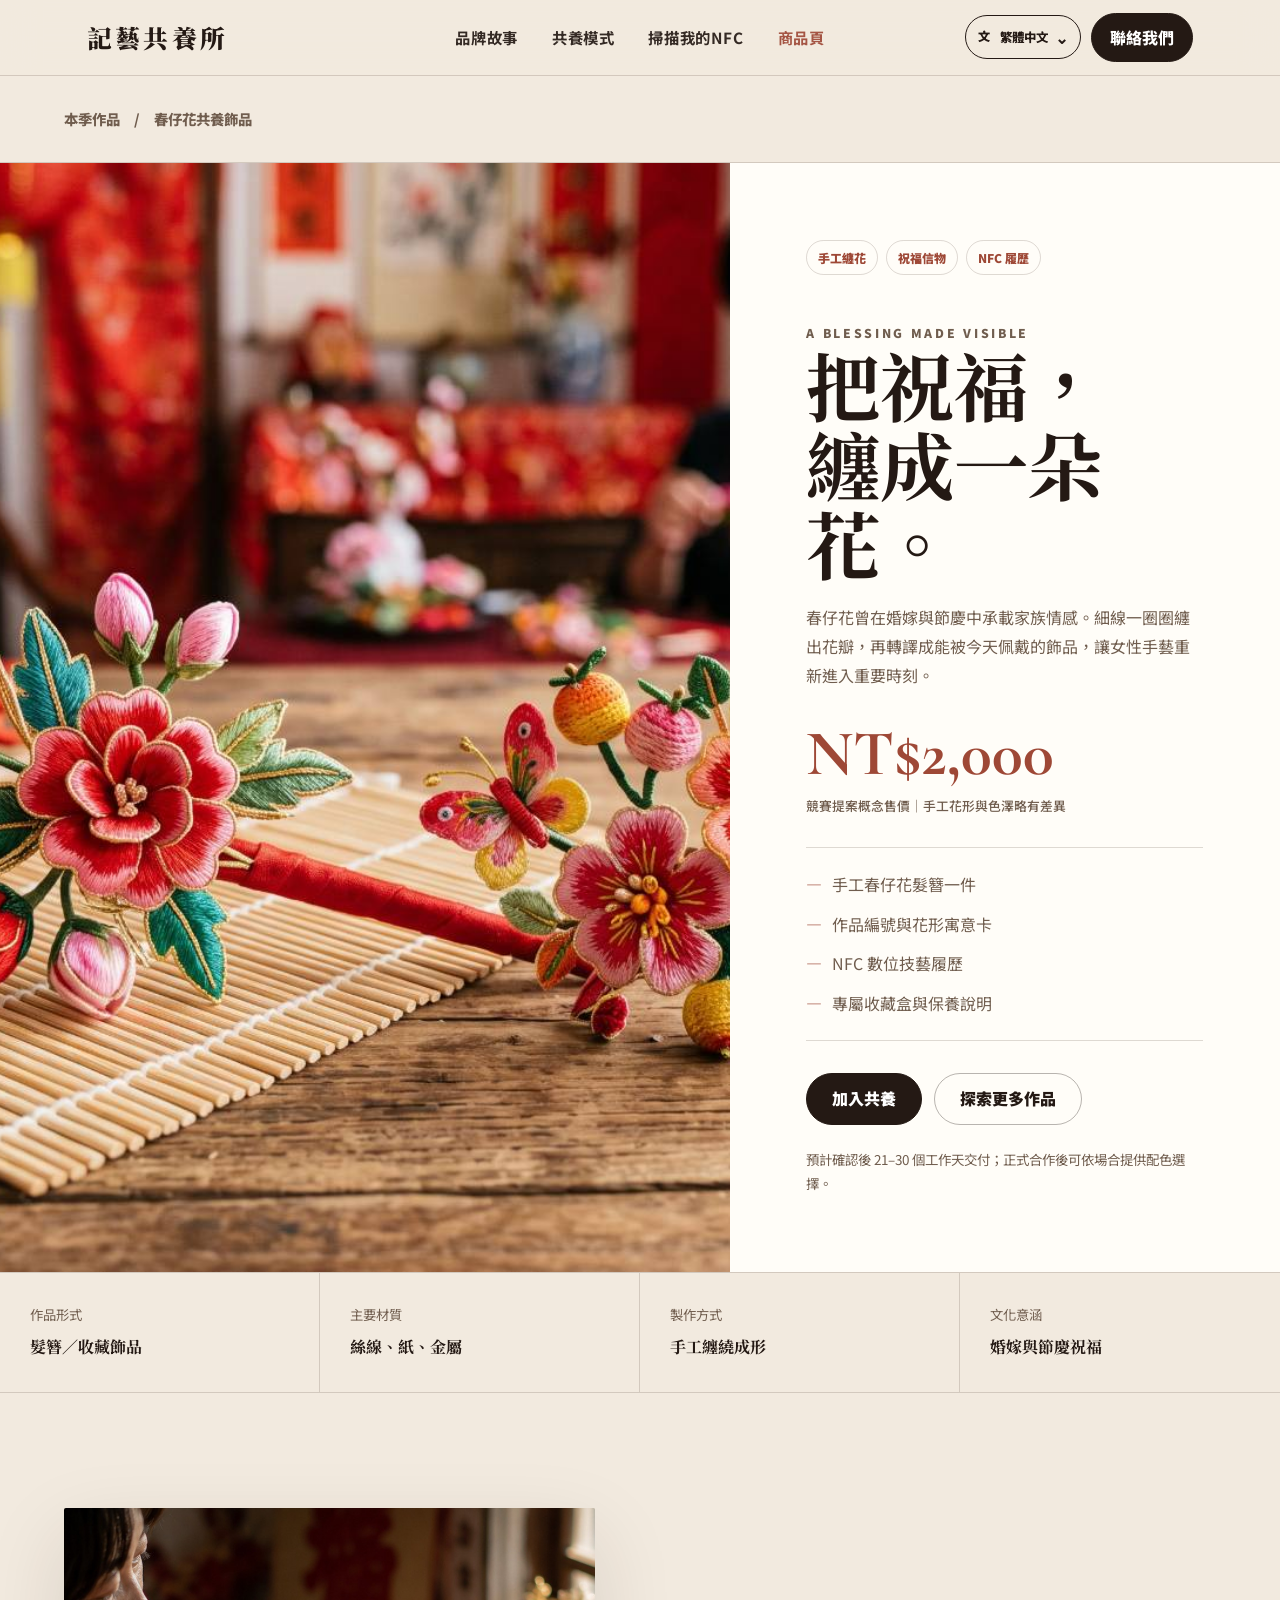
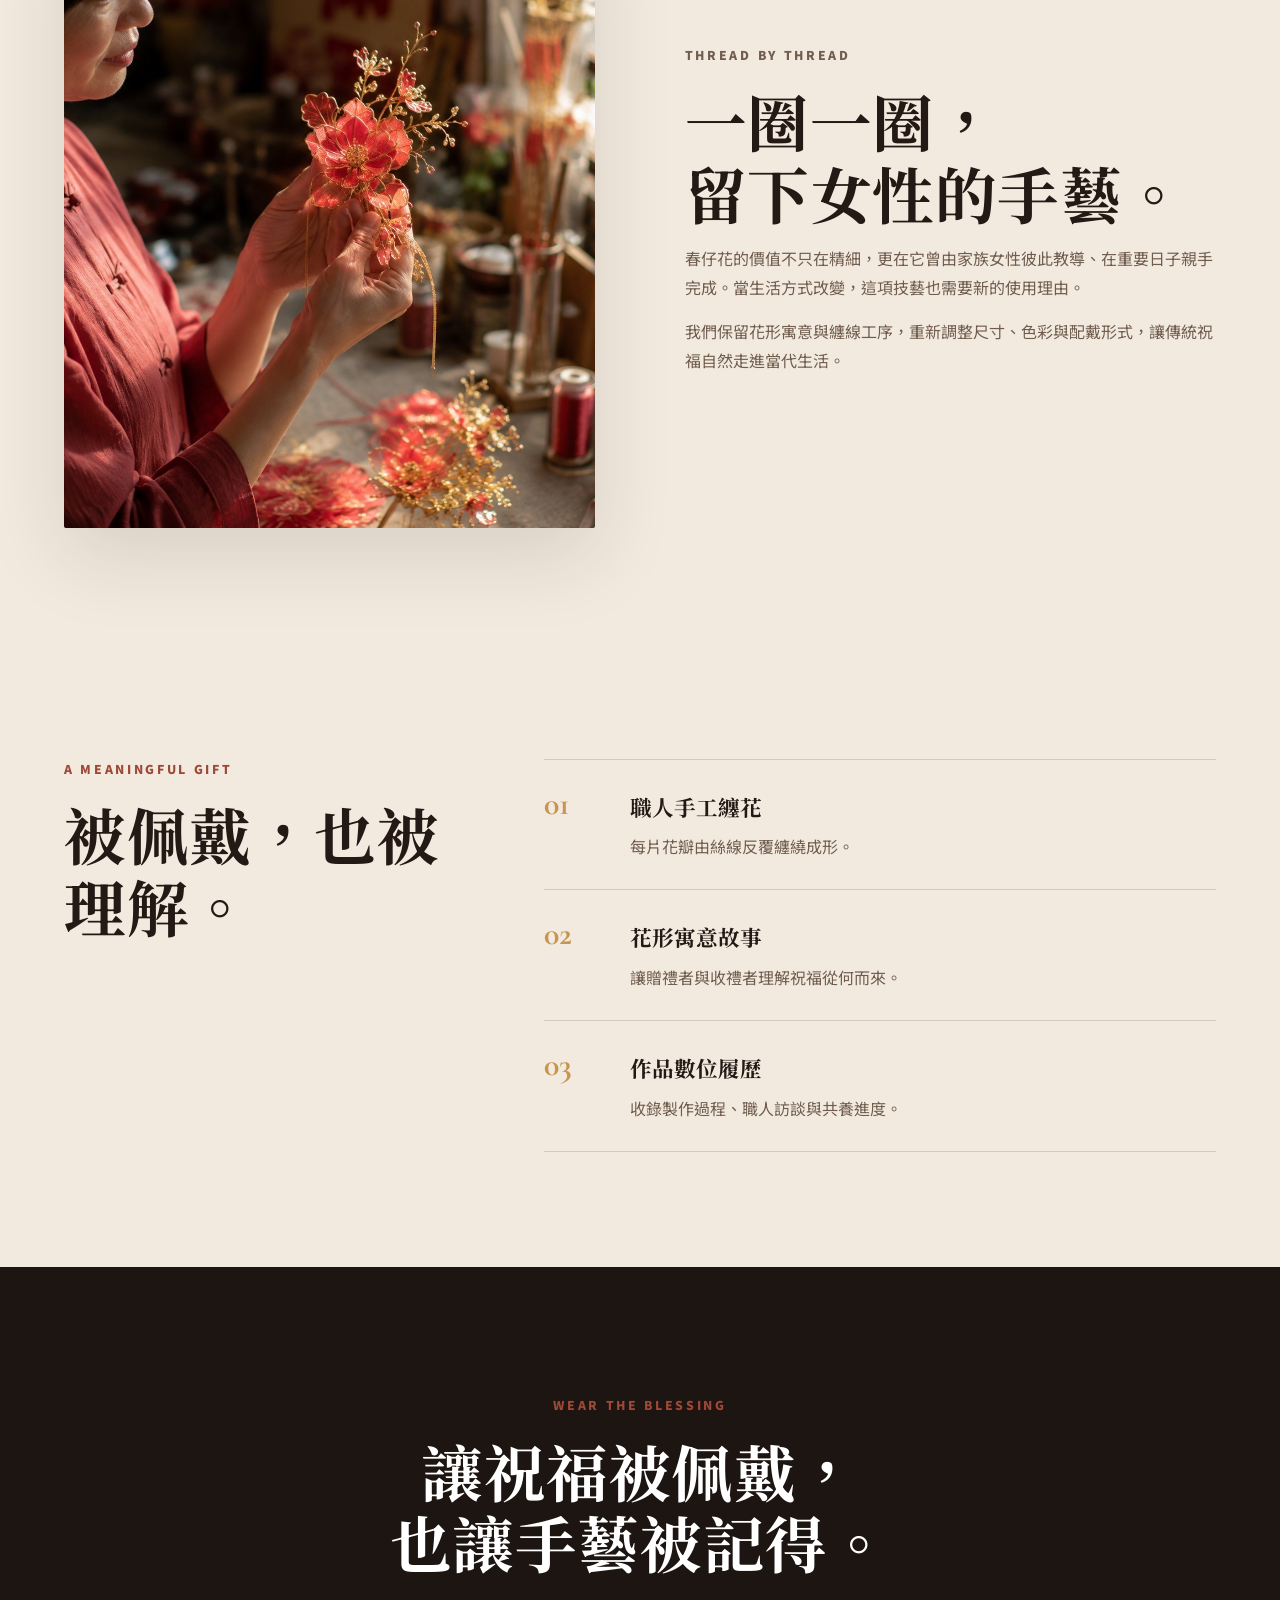
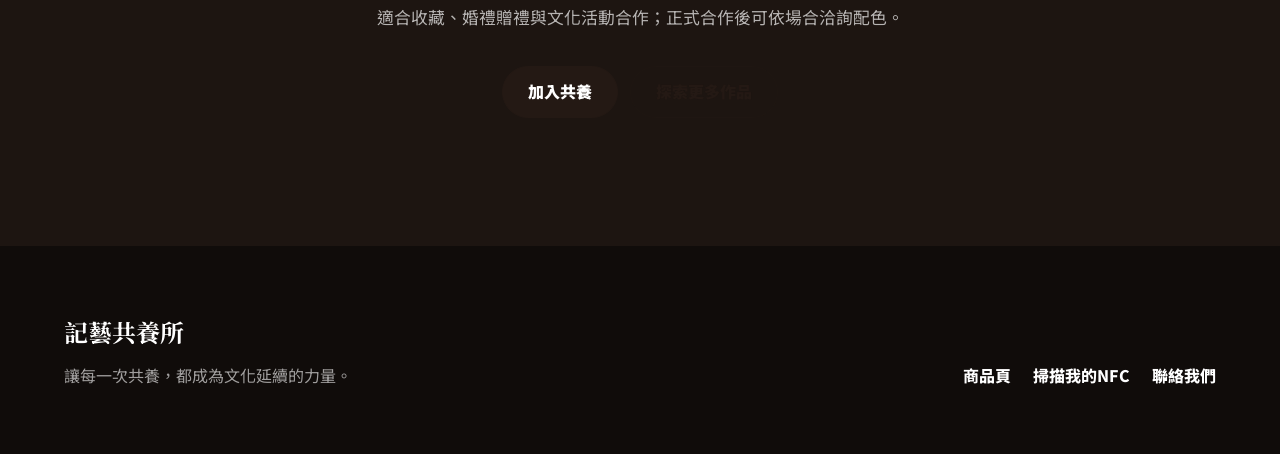
<file: product-chunzihua.html>
<!DOCTYPE html><html lang="zh-Hant"><head><meta charset="UTF-8"><meta name="viewport" content="width=device-width,initial-scale=1"><meta name="description" content="春仔花共養飾品。"><title>春仔花共養飾品｜記藝共養所</title><link href="https://fonts.googleapis.com/css2?family=Noto+Serif+TC:wght@500;700;900&family=Noto+Sans+TC:wght@300;400;500;700;900&family=Cormorant+Garamond:wght@500;600;700&display=swap" rel="stylesheet">
<style data-jiyi-v5>

:root{
  --cream:#F5EBDD;
  --paper:#FFF8EC;
  --paper-soft:#FAF0DF;
  --ink:#2D1F16;
  --ink-soft:#6F5842;
  --muted:#9B846B;
  --line:#E2CFB3;
  --gold:#C99B57;
  --sage:#6C7C61;
  --brick:#B45F45;
  --black:#12100E;
  --white:#FFFFFF;
  --shadow:0 24px 70px rgba(45,31,22,.16);
  --radius-xl:44px;
  --radius-lg:30px;
}
*{box-sizing:border-box}
html{scroll-behavior:smooth}
body{
  margin:0;
  font-family:"Noto Sans TC", sans-serif;
  background:var(--cream);
  color:var(--ink);
  line-height:1.8;
  overflow-x:hidden;
}
h1,h2,h3,.logo,.serif{font-family:"Noto Serif TC", serif}
a{color:inherit;text-decoration:none}
img{width:100%;display:block}
::selection{background:rgba(201,155,87,.35)}

.navbar{
  position:fixed;
  top:0;
  width:100%;
  height:92px;
  padding:0 6.8vw;
  display:grid;
  grid-template-columns:1fr auto 1fr;
  align-items:center;
  z-index:9999;
  color:white;
  transition:background .35s ease,color .35s ease,height .35s ease,box-shadow .35s ease;
}
.navbar.scrolled,.navbar.solid{
  height:76px;
  color:var(--ink);
  background:rgba(245,235,221,.94);
  backdrop-filter:blur(18px);
  box-shadow:0 10px 30px rgba(45,31,22,.08);
}
.logo{
  font-weight:900;
  font-size:1.55rem;
  letter-spacing:.13em;
  text-shadow:0 2px 14px rgba(0,0,0,.22);
}
.navbar.scrolled .logo,.navbar.solid .logo{text-shadow:none}
.nav-center{
  display:flex;
  justify-content:center;
  gap:34px;
  font-size:.96rem;
  font-weight:700;
  letter-spacing:.04em;
}
.nav-center a{opacity:.92;transition:.25s}
.nav-center a:hover{color:var(--gold)}
.nav-right{display:flex;justify-content:flex-end}
.nav-pill{
  border:1px solid currentColor;
  border-radius:999px;
  padding:9px 18px;
  font-weight:800;
}
.mobile-menu-btn{
  display:none;
  border:0;
  background:transparent;
  color:inherit;
  font-size:1.4rem;
}

.hero{
  min-height:100vh;
  position:relative;
  color:white;
  display:flex;
  align-items:center;
  overflow:hidden;
  background:
    linear-gradient(90deg,rgba(0,0,0,.74) 0%,rgba(0,0,0,.52) 38%,rgba(0,0,0,.14) 72%,rgba(0,0,0,.03) 100%),
    url("[data-uri]") center center / cover no-repeat;
}
.hero::before{
  content:"";
  position:absolute;
  inset:0;
  background:
    radial-gradient(circle at 18% 52%,rgba(180,95,69,.2),transparent 34%),
    linear-gradient(to bottom,rgba(0,0,0,.18),transparent 24%),
    linear-gradient(to top,rgba(0,0,0,.58),transparent 36%);
  pointer-events:none;
}
.hero-content{
  position:relative;
  z-index:2;
  width:min(840px,88vw);
  margin-left:6.8vw;
  padding-top:80px;
}
.eyebrow{
  font-family:"Cormorant Garamond", serif;
  color:rgba(143,164,132,.98);
  font-size:1.08rem;
  font-weight:700;
  letter-spacing:.28em;
  text-transform:uppercase;
  margin-bottom:30px;
}
.hero h1{
  margin:0;
  font-size:clamp(3.5rem,7vw,7.6rem);
  line-height:1.12;
  letter-spacing:.045em;
  text-shadow:0 4px 28px rgba(0,0,0,.34);
}
.hero p{
  max-width:670px;
  margin:34px 0 40px;
  color:rgba(255,255,255,.82);
  font-size:1.08rem;
  letter-spacing:.04em;
}
.btn-row{display:flex;gap:16px;flex-wrap:wrap}
.btn{
  display:inline-block;
  border:1px solid currentColor;
  background:transparent;
  color:inherit;
  border-radius:999px;
  padding:13px 28px;
  font-weight:900;
  letter-spacing:.04em;
  transition:.28s ease;
  cursor:pointer;
}
.btn:hover{transform:translateY(-3px);box-shadow:0 18px 45px rgba(0,0,0,.18)}
.btn.white{background:white;color:var(--ink);border-color:white}
.btn.dark{background:var(--ink);color:white;border-color:var(--ink)}
.btn.ghost-white{background:rgba(255,255,255,.06);backdrop-filter:blur(10px);color:white;border-color:rgba(255,255,255,.82)}
.scroll-indicator{
  position:absolute;left:6.8vw;bottom:34px;z-index:2;display:flex;gap:12px;align-items:center;
  color:rgba(255,255,255,.78);font-size:.82rem;letter-spacing:.14em;text-transform:uppercase;
}
.scroll-line{width:54px;height:1px;background:rgba(255,255,255,.62)}

section{padding:108px 6.8vw}
.page-content{padding:132px 6.8vw 108px}
.section-head{max-width:850px;margin-bottom:48px}
.section-head.center{text-align:center;margin-left:auto;margin-right:auto}
.label{color:var(--sage);font-weight:900;letter-spacing:.18em;font-size:.82rem;text-transform:uppercase;margin-bottom:14px}
.section-head h1,.section-head h2{
  margin:0 0 18px;
  font-size:clamp(2.15rem,4.2vw,4.4rem);
  line-height:1.22;
  letter-spacing:.035em;
}
.section-head p{margin:0;color:var(--ink-soft);font-size:1.02rem}
.two-col{display:grid;grid-template-columns:1fr 1fr;gap:64px;align-items:center}
.image-card,.placeholder-img{
  border-radius:var(--radius-xl);
  min-height:520px;
  overflow:hidden;
  background:
    linear-gradient(rgba(255,255,255,.58),rgba(255,255,255,.58)),
    repeating-linear-gradient(45deg,#EAD8BB 0,#EAD8BB 16px,#F7EAD6 16px,#F7EAD6 32px);
  border:2px dashed #C8B492;
  display:grid;
  place-items:center;
  text-align:center;
  color:var(--muted);
  padding:30px;
  font-weight:900;
  box-shadow:var(--shadow);
}
.image-card img,.placeholder-img img,.product-img img,.feature-img img,.screen-photo img,.detail-image img{
  width:100%;
  height:100%;
  object-fit:cover;
}
.text-panel{
  background:var(--paper);
  border:1px solid var(--line);
  border-radius:var(--radius-xl);
  padding:52px;
  box-shadow:var(--shadow);
}
.lead-quote{
  font-family:"Noto Serif TC", serif;
  font-size:1.8rem;
  line-height:1.55;
  letter-spacing:.04em;
  color:var(--ink);
  margin:0 0 26px;
}
.text-panel p{color:var(--ink-soft)}
.cards{display:grid;grid-template-columns:repeat(3,1fr);gap:28px}
.card{
  background:var(--paper);
  border:1px solid var(--line);
  border-radius:var(--radius-lg);
  padding:34px;
  box-shadow:var(--shadow);
  transition:.3s ease;
}
.card:hover{transform:translateY(-8px)}
.card-num{
  width:42px;height:42px;border-radius:50%;display:grid;place-items:center;background:var(--brick);color:white;font-weight:900;margin-bottom:20px;
}
.card h3{margin:0 0 12px;font-size:1.6rem;line-height:1.35}
.card p{color:var(--ink-soft);margin:0}
.dark-band{background:var(--black);color:white;position:relative;overflow:hidden}
.dark-band::before{
  content:"";position:absolute;inset:auto -20% -40% 40%;width:580px;height:580px;border-radius:50%;
  background:radial-gradient(circle,rgba(201,155,87,.22),transparent 65%);
}
.dark-band .section-head p,.dark-band .card p{color:rgba(255,255,255,.68)}
.dark-band .card{background:rgba(255,255,255,.07);border-color:rgba(255,255,255,.14);box-shadow:none}
.dark-band .card-num{background:#EBC878;color:var(--ink)}
.showcase{display:grid;grid-template-columns:.95fr 1.05fr;gap:64px;align-items:center}
.phone{width:min(390px,100%);margin:auto;background:#2B211A;border-radius:48px;padding:18px;box-shadow:0 35px 90px rgba(0,0,0,.28)}
.screen{min-height:610px;background:var(--paper);border-radius:34px;padding:26px}
.screen-photo{
  height:155px;border-radius:24px;border:2px dashed #C8B492;background:#EAD8BB;display:grid;place-items:center;
  text-align:center;color:var(--muted);font-weight:900;margin-bottom:20px;overflow:hidden;
}
.screen h3{margin:0 0 16px;font-size:1.35rem}
.info-row{padding:13px 0;border-bottom:1px solid var(--line);color:var(--ink-soft);font-size:.95rem}
.langs{display:flex;gap:8px;flex-wrap:wrap;margin-top:18px}
.langs span{background:#EADBC5;border-radius:999px;padding:5px 10px;font-size:.8rem;color:var(--ink-soft)}
.stats{display:grid;grid-template-columns:repeat(4,1fr);gap:18px}
.stat{
  background:var(--paper);border:1px solid var(--line);border-radius:var(--radius-lg);padding:32px 22px;text-align:center;box-shadow:var(--shadow)
}
.stat strong{display:block;font-family:"Cormorant Garamond",serif;font-size:3.2rem;line-height:1;color:var(--brick)}
.stat span{color:var(--ink-soft)}
.featured-crafts{display:grid;grid-template-columns:1.1fr .9fr;gap:28px}
.feature-large,.feature-small{
  min-height:560px;border-radius:var(--radius-xl);background:var(--paper);border:1px solid var(--line);box-shadow:var(--shadow);
  overflow:hidden;display:flex;flex-direction:column;
}
.feature-small-wrap{display:grid;gap:28px}
.feature-small{min-height:266px}
.feature-img{
  flex:1;min-height:260px;background:
    linear-gradient(rgba(255,255,255,.55),rgba(255,255,255,.55)),
    repeating-linear-gradient(45deg,#EAD8BB 0,#EAD8BB 16px,#F7EAD6 16px,#F7EAD6 32px);
  border-bottom:1px solid var(--line);display:grid;place-items:center;text-align:center;color:var(--muted);font-weight:900;overflow:hidden;
}
.feature-content{padding:28px}
.feature-content h3{font-size:1.75rem;margin:0 0 8px}
.feature-content p{color:var(--ink-soft);margin:0}
.product-grid{display:grid;grid-template-columns:repeat(3,1fr);gap:30px}
.product-card{
  background:var(--paper);border:1px solid var(--line);border-radius:var(--radius-xl);padding:22px;box-shadow:var(--shadow);transition:.3s ease;
}
.product-card:hover{transform:translateY(-8px)}
.product-img{
  height:280px;border-radius:30px;border:2px dashed #C8B492;background:#EAD8BB;display:grid;place-items:center;text-align:center;
  color:var(--muted);font-weight:900;overflow:hidden;
}
.product-card h3{font-size:1.55rem;margin:20px 0 8px}
.product-card p{color:var(--ink-soft)}
.price{color:var(--brick);font-weight:900;font-size:1.22rem;margin:16px 0 10px}
.progress{height:10px;border-radius:999px;overflow:hidden;background:#E9DAC3;margin:14px 0 8px}
.progress span{display:block;height:100%;background:var(--sage)}
.meta{display:flex;justify-content:space-between;color:var(--muted);font-size:.88rem;margin-bottom:18px}
.detail-hero{display:grid;grid-template-columns:1fr 1fr;gap:64px;align-items:center}
.detail-image{
  min-height:620px;border-radius:var(--radius-xl);border:2px dashed #C8B492;background:#EAD8BB;display:grid;place-items:center;
  text-align:center;color:var(--muted);font-weight:900;box-shadow:var(--shadow);overflow:hidden;
}
.detail-info{background:var(--paper);border:1px solid var(--line);border-radius:var(--radius-xl);padding:48px;box-shadow:var(--shadow)}
.detail-info h1{font-size:clamp(2.2rem,4vw,4.2rem);line-height:1.2;margin:0 0 20px}
.detail-info p{color:var(--ink-soft)}
.info-grid{display:grid;grid-template-columns:repeat(3,1fr);gap:24px;margin-top:54px}
.plan-grid{display:grid;grid-template-columns:repeat(3,1fr);gap:28px}
.plan{background:var(--paper);border:1px solid var(--line);border-radius:var(--radius-xl);padding:38px;box-shadow:var(--shadow)}
.plan h3{font-size:1.65rem;margin:0 0 8px}
.amount{font-family:"Cormorant Garamond",serif;color:var(--brick);font-size:3rem;font-weight:700}
.plan ul{color:var(--ink-soft);padding-left:22px}
.form-box{width:min(700px,100%);background:var(--paper);border:1px solid var(--line);border-radius:var(--radius-xl);padding:42px;box-shadow:var(--shadow)}
input,select,textarea{
  width:100%;padding:15px 16px;margin-bottom:14px;border-radius:16px;border:1px solid #D8C5AA;background:#FFFDF7;font-family:inherit;font-size:1rem;
}
.back-link{display:inline-block;margin-bottom:32px;color:var(--ink-soft);font-weight:900}
.footer{background:#211812;color:white;padding:58px 6.8vw}
.footer p{color:#D8C7B1;max-width:920px}
.reveal{opacity:0;transform:translateY(30px);transition:opacity .8s ease,transform .8s ease}
.reveal.show{opacity:1;transform:translateY(0)}

@media(max-width:980px){
  .navbar{height:76px;padding:0 6vw}
  .nav-center,.nav-right{display:none}
  .mobile-menu-btn{display:block;justify-self:end}
  .navbar{grid-template-columns:1fr auto}
  .hero-content{margin-left:6vw;width:88vw}
  .hero h1{font-size:clamp(3rem,13vw,5.2rem)}
  section,.page-content{padding-left:6vw;padding-right:6vw}
  .two-col,.cards,.showcase,.stats,.featured-crafts,.product-grid,.detail-hero,.info-grid,.plan-grid{grid-template-columns:1fr}
  .image-card,.detail-image{min-height:380px}
}

/* =========================================================
   V5 — multilingual controls, NFC journey and plan details
   ========================================================= */
.image-card{min-height:0!important;aspect-ratio:4/3!important;padding:0!important}
.image-card img{display:block;width:100%;height:100%;object-fit:cover}

.language-control{position:relative;display:flex;align-items:center;margin-right:10px}
.navbar .logo{white-space:nowrap}
.language-control::before{content:"文";position:absolute;left:13px;top:50%;transform:translateY(-50%);font-weight:900;font-size:.76rem;pointer-events:none}
.language-control select{appearance:none;width:auto;margin:0;min-width:116px;height:44px;padding:0 32px 0 34px;border:1px solid currentColor;border-radius:999px;background:transparent;color:inherit;font:800 .78rem/1 "Noto Sans TC",sans-serif;cursor:pointer}
.language-control::after{content:"⌄";position:absolute;right:13px;top:48%;transform:translateY(-50%);font-weight:900;pointer-events:none}
.market-v3 .navbar:not(.scrolled):not(.solid) .language-control select,.home-page .navbar:not(.scrolled) .language-control select{color:#fff}
.navbar.solid .language-control select,.navbar.scrolled .language-control select{color:var(--v3-ink,#241712)}

.nfc-v5{background:#f2eadf;color:var(--v3-ink)}
.nfc-flow{padding-top:76px;min-height:100vh}
.nfc-flow__progress{position:sticky;z-index:20;top:76px;display:flex;align-items:center;justify-content:center;padding:18px 24px;background:rgba(242,234,223,.94);backdrop-filter:blur(14px);border-bottom:1px solid var(--v3-line)}
.nfc-flow__progress span{display:grid;place-items:center;width:34px;height:34px;border:1px solid #b8a895;border-radius:50%;font:800 .7rem/1 "Noto Sans TC",sans-serif;color:#8b786a;background:#f2eadf;transition:.3s}
.nfc-flow__progress span.is-active{background:var(--v3-ink);border-color:var(--v3-ink);color:#fff}
.nfc-flow__progress span.is-done{background:var(--v3-gold);border-color:var(--v3-gold);color:#fff}
.nfc-flow__progress i{width:min(7vw,90px);height:1px;background:#cfc1b0}
.nfc-stage{display:none;min-height:calc(100vh - 150px);padding:0!important;animation:nfcStageIn .55s ease both}
.nfc-stage.is-active{display:grid}
@keyframes nfcStageIn{from{opacity:0;transform:translateY(12px)}to{opacity:1;transform:none}}

.nfc-scan{grid-template-columns:.92fr 1.08fr;background:#17100d;color:#fff}
.nfc-scan__copy{padding:clamp(50px,6vw,90px);display:flex;flex-direction:column;justify-content:center;align-items:flex-start}
.nfc-scan__copy h1{font-size:clamp(3.2rem,4.8vw,5.6rem);line-height:1.04;margin:18px 0 24px;letter-spacing:-.05em}
.nfc-scan__copy>p:not(.mv3-kicker){max-width:700px;color:#d9cdc3;font-size:1.1rem}
.nfc-scan .mv3-btn{border:1px solid #fff}
.nfc-scan .mv3-btn:first-child{background:#fff;color:#1b120f}
.nfc-scan .mv3-btn.line{background:transparent;color:#fff}
.nfc-scene{position:relative;display:grid;place-items:center;overflow:hidden;background:radial-gradient(circle at 50% 45%,#5f3427 0,#2c1b15 34%,#130d0b 70%)}
.nfc-phone{position:relative;z-index:3;width:min(42%,270px);aspect-ratio:.52;border:8px solid #050505;border-radius:42px;background:#050505;box-shadow:0 45px 80px #0009;transform:rotate(8deg)}
.nfc-phone::before{content:"";position:absolute;z-index:2;top:9px;left:50%;width:42%;height:22px;transform:translateX(-50%);border-radius:99px;background:#050505}
.nfc-phone__screen{height:100%;border-radius:32px;background:linear-gradient(145deg,#f4eadc,#cfb896);color:#241712;display:flex;flex-direction:column;align-items:center;justify-content:center;gap:18px}
.nfc-phone__screen span{display:grid;place-items:center;width:82px;height:82px;border:1px solid #8e7054;border-radius:50%;font:800 1.1rem/1 sans-serif}
.nfc-phone__screen b{font-size:1.35rem}.nfc-phone__screen small{letter-spacing:.1em}
.nfc-tag{position:absolute;z-index:2;bottom:12%;right:18%;display:grid;place-items:center;width:145px;aspect-ratio:1.55;border-radius:12px;background:#ead9bd;color:#9a6b2e;font-weight:900;box-shadow:0 18px 60px #0008;transform:rotate(-9deg)}
.nfc-rings{position:absolute;right:24%;bottom:25%;width:180px;height:180px}.nfc-rings i{position:absolute;inset:0;border:2px solid #e5b45a;border-radius:50%;animation:nfcPulse 2.2s infinite}.nfc-rings i:nth-child(2){animation-delay:.7s}.nfc-rings i:nth-child(3){animation-delay:1.4s}
@keyframes nfcPulse{0%{opacity:.9;transform:scale(.2)}100%{opacity:0;transform:scale(1.35)}}

.nfc-account{grid-template-columns:1.05fr .95fr;background:#18110e}
.nfc-auth-visual{position:relative;overflow:hidden;min-height:720px}.nfc-auth-visual img{width:100%;height:100%;object-fit:cover}.nfc-auth-visual::after{content:"";position:absolute;inset:0;background:linear-gradient(0deg,#170f0cdd 0,transparent 60%)}.nfc-auth-visual>div{position:absolute;z-index:2;left:8%;right:8%;bottom:8%;color:#fff}.nfc-auth-visual h2{font-size:clamp(2.4rem,4vw,4.8rem);line-height:1.1;margin:15px 0}
.nfc-auth-card{align-self:center;width:min(620px,82%);margin:auto;padding:clamp(35px,5vw,70px);background:#fffaf3;box-shadow:var(--v3-shadow)}
.nfc-auth-tabs{display:grid;grid-template-columns:1fr 1fr;border-bottom:1px solid var(--v3-line);margin-bottom:36px}.nfc-auth-tabs button{padding:16px;border:0;background:none;font-weight:900;color:#8d7a6c;cursor:pointer}.nfc-auth-tabs button.is-active{color:var(--v3-red);box-shadow:inset 0 -3px var(--v3-red)}
.nfc-auth-form{display:none}.nfc-auth-form.is-active{display:grid;gap:18px}.nfc-auth-form h2{font-size:2.4rem;margin:0}.nfc-auth-form p{margin:0 0 10px;color:var(--v3-copy)}.nfc-auth-form label{display:grid;gap:8px;font-weight:800}.nfc-auth-form input{width:100%;height:52px;border:1px solid var(--v3-line);background:#fff;padding:0 15px;font:inherit}.nfc-auth-form .mv3-btn{width:100%;margin-top:10px}

.nfc-welcome{place-content:center;text-align:center;padding:70px 24px;background:radial-gradient(circle at center,#efe0cc,#d8c0a2);min-height:calc(100vh - 150px)}
.nfc-welcome__mark{margin:0 auto 28px;display:grid;place-items:center;width:110px;height:110px;border:1px solid #9c7655;border-radius:50%;font:900 3.2rem/1 serif}
.nfc-welcome h1{max-width:950px;margin:12px auto 22px;font-size:clamp(3.2rem,6vw,7rem);line-height:1.05}.nfc-welcome>p:not(.mv3-kicker){max-width:760px;margin:0 auto 26px;color:var(--v3-copy);font-size:1.1rem}.nfc-welcome__id{display:flex;align-items:center;justify-content:center;gap:18px;margin:0 auto 34px;padding:16px 24px;border-block:1px solid #bba88e}.nfc-welcome__id span{font-size:.85rem;color:#705f52}

.nfc-guide{grid-template-columns:.7fr 1.3fr;gap:70px;padding:clamp(65px,8vw,120px);align-items:center;background:#f4ece1}.nfc-guide__heading h1{font-size:clamp(3rem,5.2vw,6rem);line-height:1.07;margin:16px 0}.nfc-guide__heading p:last-child{color:var(--v3-copy)}.nfc-guide__grid{display:grid;grid-template-columns:1fr 1fr;border:1px solid var(--v3-line)}.nfc-guide__grid article{padding:clamp(28px,4vw,55px);min-height:240px;background:#fffaf4;border:1px solid var(--v3-line)}.nfc-guide__grid span{font:700 2rem/1 "Cormorant Garamond",serif;color:var(--v3-gold)}.nfc-guide__grid h3{font-size:1.7rem;margin:24px 0 10px}.nfc-guide__grid p{color:var(--v3-copy)}.nfc-guide>.mv3-btn{grid-column:2;justify-self:start}

.nfc-passport-v5{display:none!important;background:#f3ebdf}.nfc-passport-v5.is-active{display:block!important}.passport-v5-hero{display:grid;grid-template-columns:.9fr 1.1fr;min-height:720px;background:#18110e;color:#fff}.passport-v5-hero>div{padding:clamp(60px,8vw,120px);align-self:center}.passport-v5-hero h1{font-size:clamp(4rem,7vw,8rem);line-height:1.02;margin:15px 0 30px}.passport-v5-hero p:not(.mv3-kicker){max-width:640px;color:#d8ccc2}.passport-v5-hero>img{width:100%;height:100%;object-fit:cover;min-height:720px}.passport-v5-tags{display:flex;flex-wrap:wrap;gap:10px;margin-top:30px}.passport-v5-tags span{padding:8px 12px;border:1px solid #ffffff55;border-radius:999px;font-size:.76rem}
.passport-v5-nav{position:sticky;z-index:12;top:145px;display:flex;justify-content:center;gap:35px;padding:18px;background:#fffaf4eF;backdrop-filter:blur(12px);border-bottom:1px solid var(--v3-line)}.passport-v5-nav a{color:var(--v3-ink);font-weight:900}
.passport-v5-section{width:min(1296px,90%);margin:0 auto;padding:clamp(80px,10vw,150px) 0}.passport-v5-section h2,.passport-v5-languages h2{font-size:clamp(3rem,5vw,6rem);line-height:1.08;margin:16px 0 28px}.passport-v5-section p{color:var(--v3-copy)}
.passport-story{display:grid;grid-template-columns:.85fr 1.15fr;gap:7vw;align-items:center}.passport-story>img{width:100%;height:620px;object-fit:cover}.artisan-card{display:grid;grid-template-columns:1fr 1fr;background:#fffaf4;padding:0!important;width:min(1296px,90%);box-shadow:var(--v3-shadow)}.artisan-card>img{width:100%;height:100%;min-height:630px;object-fit:cover}.artisan-card>div{padding:clamp(50px,7vw,100px);align-self:center}.artisan-card blockquote{margin:30px 0;padding-left:22px;border-left:3px solid var(--v3-gold);font:700 1.65rem/1.55 "Noto Serif TC",serif}
.passport-v5-heading{max-width:900px}.process-v5-list{margin-top:55px;border-top:1px solid var(--v3-line)}.process-v5-list article{display:grid;grid-template-columns:80px 1fr 130px;gap:24px;align-items:center;padding:28px 0;border-bottom:1px solid var(--v3-line)}.process-v5-list article>span{font:700 2.2rem/1 "Cormorant Garamond",serif;color:var(--v3-gold)}.process-v5-list h3{font-size:1.55rem;margin:0 0 6px}.process-v5-list p{margin:0}.process-v5-list time{font-size:.8rem;color:#8b786a}
.progress-v5{display:grid;grid-template-columns:.85fr 1.15fr;gap:8vw;align-items:start}.progress-v5-number{font:700 clamp(6rem,13vw,12rem)/.9 "Cormorant Garamond",serif;color:var(--v3-red)}.progress-v5 h2{font-size:clamp(2.5rem,4vw,4.6rem)}.progress-v5-bar{height:4px;margin-top:32px;background:#d9cbb9}.progress-v5-bar span{display:block;width:40%;height:100%;background:var(--v3-red)}.progress-v5 ol{list-style:none;padding:0;margin:0;border-top:1px solid var(--v3-line)}.progress-v5 li{display:grid;grid-template-columns:1fr auto;gap:20px;padding:30px 0;border-bottom:1px solid var(--v3-line)}.progress-v5 li b{font-size:1.3rem}.progress-v5 li span{color:#8b786a}.progress-v5 li.done span{color:#69765f}.progress-v5 li.active span{color:var(--v3-red);font-weight:900}
.passport-v5-languages{padding:clamp(70px,9vw,130px) max(5vw,calc((100% - 1296px)/2));display:grid;grid-template-columns:1fr 1fr;gap:8vw;align-items:center;background:#dfceb8}.passport-v5-languages>div:last-child{display:flex;flex-wrap:wrap;gap:12px}.passport-v5-languages span{padding:12px 18px;border:1px solid #a8947b;border-radius:999px;font-weight:900}.passport-v5-footer{padding:80px 5vw;display:flex;justify-content:center;gap:12px;background:#18110e}

.plans-v5-main{padding-top:76px;background:#f2eadf}.plans-v5-hero{padding:clamp(80px,10vw,150px) max(5vw,calc((100% - 1296px)/2));display:grid;grid-template-columns:1fr .75fr;gap:8vw;align-items:end;background:#19110e;color:#fff}.plans-v5-hero h1{font-size:clamp(3.5rem,6vw,7rem);line-height:1.04;margin:16px 0 24px}.plans-v5-hero>div>p:last-child{color:#d6c9bf}.plans-v5-hero aside{display:flex;align-items:center;justify-content:space-between;padding:24px;border-block:1px solid #ffffff55;font-weight:900}.plans-v5-hero aside i{font-style:normal;color:var(--v3-gold)}
.plans-v5-grid{width:min(1296px,90%);margin:0 auto;padding:clamp(70px,9vw,130px) 0;display:grid;grid-template-columns:repeat(3,1fr);gap:20px}.plan-v5-card{position:relative;padding:clamp(36px,4vw,58px);background:#fffaf4;border:1px solid var(--v3-line);display:flex;flex-direction:column;min-height:620px}.plan-v5-card.featured{background:#231713;color:#fff;transform:translateY(-20px)}.plan-v5-card.featured p,.plan-v5-card.featured li{color:#d9cdc3}.plan-v5-card h2{font-size:2.8rem;margin:16px 0}.plan-v5-price{display:flex;align-items:end;gap:10px;padding-bottom:25px;border-bottom:1px solid var(--v3-line)}.plan-v5-price b{font:700 3.8rem/1 "Cormorant Garamond",serif;color:var(--v3-red)}.featured .plan-v5-price b{color:#e7b75f}.plan-v5-card>p:not(.mv3-kicker){color:var(--v3-copy)}.plan-v5-card ul{padding-left:20px;display:grid;gap:14px;margin:26px 0 40px}.plan-v5-card .mv3-btn{margin-top:auto}.plan-v5-ribbon{position:absolute;right:18px;top:18px;padding:6px 10px;background:#e7b75f;color:#231713;border-radius:99px;font-size:.72rem;font-weight:900}.plans-v5-note{padding:clamp(70px,9vw,120px) max(5vw,calc((100% - 1296px)/2));display:grid;grid-template-columns:1fr 1fr;gap:8vw;background:#dfceb8}.plans-v5-note h2{font-size:clamp(3rem,5vw,5.6rem);line-height:1.08;margin:15px 0}.plans-v5-note p{color:var(--v3-copy)}

.plan-detail-main{padding-top:76px;background:#f3ebdf}.plan-detail-hero{display:grid;grid-template-columns:1.1fr .9fr;background:#19110e;color:#fff}.plan-detail-hero>div,.plan-detail-hero>aside{padding:clamp(55px,8vw,110px)}.plan-detail-hero h1{font-size:clamp(4rem,7vw,7.5rem);margin:15px 0}.plan-detail-hero>div>p:not(.mv3-kicker){color:#d8ccc2}.plan-detail-price{display:flex;align-items:end;gap:12px;margin-top:32px}.plan-detail-price b{font:700 5rem/1 "Cormorant Garamond",serif;color:#e7b75f}.plan-detail-hero>aside{background:#2b1d18;display:flex;flex-direction:column;justify-content:center}.plan-detail-hero aside>p{color:#e7b75f;font-weight:900}.plan-detail-hero aside h2{font-size:2.4rem;line-height:1.25}.plan-detail-steps{display:grid;gap:14px;margin-top:25px}.plan-detail-steps span{color:#7e6d62}.plan-detail-steps .done{color:#8faa84}.plan-detail-steps .active{color:#fff}
html[lang="en"] .plans-v5-hero h1{font-size:clamp(3.1rem,5vw,5.8rem)}
html[lang="en"] .passport-v5-hero h1{font-size:clamp(3.6rem,6vw,6.8rem)}
.plan-detail-content{width:min(1296px,90%);margin:0 auto;padding:clamp(70px,9vw,130px) 0;display:grid;grid-template-columns:1fr 390px;gap:8vw;align-items:start}.plan-detail-body{display:grid;gap:100px}.plan-detail-body h2{font-size:clamp(2.8rem,4vw,4.5rem);margin:12px 0 30px}.plan-detail-list{display:grid;gap:1px;background:var(--v3-line);border:1px solid var(--v3-line)}.plan-detail-benefit{display:grid;grid-template-columns:52px 1fr;gap:20px;padding:25px;background:#fffaf4}.plan-detail-benefit span{font:700 1.8rem/1 "Cormorant Garamond",serif;color:var(--v3-gold)}.plan-detail-benefit h3{margin:0 0 7px}.plan-detail-benefit p{margin:0;color:var(--v3-copy)}.plan-funds{display:grid;grid-template-columns:1fr 1fr;border:1px solid var(--v3-line)}.plan-funds div{display:grid;padding:28px;border:1px solid var(--v3-line)}.plan-funds b{font:700 3.5rem/1 "Cormorant Garamond",serif;color:var(--v3-red)}.plan-detail-caption{color:var(--v3-copy)}.plan-detail-notes{display:grid;gap:16px;padding-left:22px;color:var(--v3-copy)}
.plan-checkout-card{position:sticky;top:120px;padding:35px;background:#fffaf4;border:1px solid var(--v3-line);box-shadow:var(--v3-shadow)}.plan-checkout-card h2{font-size:2.2rem}.plan-checkout-price{display:flex;justify-content:space-between;align-items:end;padding:22px 0;border-block:1px solid var(--v3-line)}.plan-checkout-price b{font:700 2.7rem/1 "Cormorant Garamond",serif;color:var(--v3-red)}.plan-checkout-card label:not(.plan-agree){display:grid;gap:8px;margin:22px 0;font-weight:900}.plan-checkout-card select{height:48px;border:1px solid var(--v3-line);padding:0 12px;background:#fff;font:inherit}.plan-agree{display:flex;gap:10px;margin:22px 0;color:var(--v3-copy);font-size:.88rem}.plan-agree input{margin-top:4px}.plan-checkout-card .mv3-btn{width:100%;text-align:center}.plan-checkout-card .is-disabled{opacity:.45;pointer-events:none}.plan-back{display:block;text-align:center;margin-top:20px;color:var(--v3-ink);font-weight:900}

@media(max-width:1100px){
  .navbar .nav-right{gap:7px}.language-control select{min-width:104px}
  .nfc-scan,.nfc-account,.nfc-guide,.passport-v5-hero,.passport-story,.artisan-card,.progress-v5,.passport-v5-languages,.plans-v5-hero,.plans-v5-note,.plan-detail-hero{grid-template-columns:1fr}
  .nfc-scene{min-height:640px}.nfc-guide>.mv3-btn{grid-column:1}.passport-v5-nav{top:76px;overflow:auto;justify-content:flex-start}.passport-story>img{height:520px}.plans-v5-grid{grid-template-columns:1fr}.plan-v5-card.featured{transform:none}.plan-detail-content{grid-template-columns:1fr}.plan-checkout-card{position:static}
}
@media(max-width:760px){
  .language-control{margin:8px 18px 0}.language-control select{width:100%}.navbar.menu-open .language-control{display:flex}
  .nfc-flow{padding-top:72px}.nfc-flow__progress{top:72px;padding:12px}.nfc-flow__progress i{width:7vw}.nfc-flow__progress span{width:28px;height:28px}
  .nfc-scan__copy{padding:55px 22px}.nfc-scan__copy h1{font-size:3.6rem}.nfc-scene{min-height:500px}.nfc-phone{width:44%}.nfc-tag{width:110px;right:10%}
  .nfc-auth-visual{min-height:420px}.nfc-auth-card{width:100%;padding:35px 22px}.nfc-welcome h1{font-size:3.5rem}.nfc-welcome__id{flex-direction:column;gap:5px}.nfc-guide{padding:60px 18px;gap:40px}.nfc-guide__grid{grid-template-columns:1fr}.passport-v5-hero>div{padding:58px 22px}.passport-v5-hero h1{font-size:4rem}.passport-v5-hero>img{min-height:480px}.passport-v5-nav{top:72px}.passport-v5-section{width:calc(100% - 32px);padding:70px 0}.passport-v5-section h2,.passport-v5-languages h2{font-size:3rem}.passport-story>img{height:390px}.artisan-card{width:calc(100% - 32px)}.artisan-card>img{min-height:420px}.artisan-card>div{padding:38px 24px}.process-v5-list article{grid-template-columns:48px 1fr}.process-v5-list time{grid-column:2}.passport-v5-languages{padding:65px 22px}.passport-v5-footer{flex-direction:column}.passport-v5-footer .mv3-btn{width:100%;text-align:center}
  .plans-v5-hero{padding:70px 22px}.plans-v5-hero h1{font-size:3.7rem}.plans-v5-hero aside{display:grid;grid-template-columns:1fr auto;gap:12px}.plans-v5-hero aside i{display:none}.plans-v5-grid{width:calc(100% - 32px)}.plans-v5-note{padding:65px 22px}.plan-v5-card{min-height:0}.plan-detail-hero>div,.plan-detail-hero>aside{padding:55px 22px}.plan-detail-hero h1{font-size:4rem}.plan-detail-content{width:calc(100% - 32px)}.plan-funds{grid-template-columns:1fr}.plan-detail-price b{font-size:3.8rem}
}

.tag{
  display:inline-flex;
  width:max-content;
  border-radius:999px;
  background:#EFE2CE;
  color:var(--brick);
  padding:6px 12px;
  font-size:.8rem;
  font-weight:900;
  letter-spacing:.06em;
}
.purchase-hero{
  padding:0 0 74px;
  display:grid;
  grid-template-columns:1.25fr .75fr;
  gap:34px;
  align-items:end;
}
.purchase-hero h1,.nfc-unlocked h1{
  margin:0 0 22px;
  font-size:clamp(2.4rem,5vw,5.2rem);
  line-height:1.18;
  letter-spacing:.04em;
}
.purchase-hero p,.nfc-unlocked p{color:var(--ink-soft);font-size:1.05rem}
.purchase-note,.nfc-badge{
  background:var(--paper);
  border:1px solid var(--line);
  border-radius:var(--radius-xl);
  padding:34px;
  box-shadow:var(--shadow);
}
.purchase-note b,.nfc-badge strong{display:block;font-family:"Noto Serif TC",serif;font-size:1.55rem}
.purchase-note p{margin-bottom:0}
.shop-layout{
  display:grid;
  grid-template-columns:1.2fr .8fr .8fr;
  gap:28px;
  align-items:stretch;
}
.shop-card{
  background:var(--paper);
  border:1px solid var(--line);
  border-radius:var(--radius-xl);
  overflow:hidden;
  box-shadow:var(--shadow);
  display:flex;
  flex-direction:column;
}
.shop-card.featured{grid-row:span 2}
.shop-img{
  min-height:260px;
  background:#EAD8BB;
  display:grid;
  place-items:center;
  color:var(--muted);
  font-weight:900;
  overflow:hidden;
}
.shop-card.featured .shop-img{min-height:430px}
.shop-body{
  padding:30px;
  display:flex;
  flex-direction:column;
  flex:1;
}
.shop-body h2,.shop-body h3{margin:12px 0 10px}
.shop-body h2{font-size:2.15rem;line-height:1.25}
.shop-body p{color:var(--ink-soft)}
.purchase-info{
  display:grid;
  grid-template-columns:1fr 1fr;
  gap:12px;
  margin:20px 0 24px;
}
.purchase-info.compact{grid-template-columns:1fr}
.purchase-info div{
  background:#F3E7D4;
  border:1px solid var(--line);
  border-radius:22px;
  padding:16px;
}
.purchase-info small{display:block;color:var(--muted);font-weight:900}
.purchase-info strong{display:block;color:var(--ink);font-size:1.08rem}
.shop-body .btn{margin-top:auto;text-align:center}
.btn.outline{color:var(--ink);background:transparent;border-color:var(--line)}
.buy-hero{
  display:grid;
  grid-template-columns:1fr .85fr;
  gap:56px;
  align-items:center;
}
.buy-panel{
  background:var(--paper);
  border:1px solid var(--line);
  border-radius:var(--radius-xl);
  padding:48px;
  box-shadow:var(--shadow);
}
.buy-panel h1{font-size:clamp(2.3rem,4.5vw,4.4rem);line-height:1.16;margin:0 0 18px}
.buy-panel p{color:var(--ink-soft)}
.buy-price{
  color:var(--brick);
  font-family:"Cormorant Garamond",serif;
  font-size:3.5rem;
  font-weight:700;
  line-height:1;
  margin:26px 0;
}
.buy-actions{display:flex;gap:14px;flex-wrap:wrap}
.unlock-note{
  margin-top:22px;
  padding-top:18px;
  border-top:1px solid var(--line);
  font-weight:700;
}
.nfc-unlocked{
  padding:0 0 72px;
  display:grid;
  grid-template-columns:1.2fr .8fr;
  gap:32px;
  align-items:end;
}
.nfc-badge{
  background:linear-gradient(145deg,#2D1F16,#5E3426);
  color:white;
}
.nfc-badge span{display:block;color:#E3C38D;text-transform:uppercase;letter-spacing:.16em;font-size:.82rem;font-weight:900}
.nfc-badge strong{font-size:2.4rem;margin-top:8px}
.progress-section{padding-top:0}
.mission-card{
  background:var(--paper);
  border:1px solid var(--line);
  border-radius:var(--radius-xl);
  padding:42px;
  box-shadow:var(--shadow);
}
.mission-top{
  display:flex;
  justify-content:space-between;
  gap:18px;
  align-items:end;
  margin-bottom:18px;
}
.mission-top small{display:block;color:var(--muted);font-weight:900}
.mission-top strong{font-family:"Cormorant Garamond",serif;font-size:4rem;line-height:1;color:var(--brick)}
.mission-top span{color:var(--sage);font-weight:900}
.progress.large{height:18px;margin:20px 0 28px}
.mission-list{display:grid;gap:12px}
.mission{
  display:grid;
  grid-template-columns:56px 1fr auto;
  gap:18px;
  align-items:center;
  border:1px solid var(--line);
  border-radius:24px;
  padding:18px;
  background:#FFFDF7;
}
.mission b{
  width:46px;
  height:46px;
  border-radius:50%;
  display:grid;
  place-items:center;
  background:#EADBC5;
  color:var(--ink);
}
.mission p{margin:0;color:var(--ink);font-weight:900}
.mission span{color:var(--muted);font-weight:800}
.mission.done b{background:var(--sage);color:white}
.mission.done span{color:var(--sage)}
.mission.active{border-color:var(--gold);box-shadow:0 18px 42px rgba(201,155,87,.16)}
.mission.active b{background:var(--gold);color:white}
.story-grid{display:grid;grid-template-columns:repeat(3,1fr);gap:24px}
.story-card{
  background:var(--paper);
  border:1px solid var(--line);
  border-radius:var(--radius-xl);
  overflow:hidden;
  box-shadow:var(--shadow);
}
.story-card img{height:250px;object-fit:cover;background:#EAD8BB}
.story-card div{padding:26px}
.story-card span{color:var(--brick);font-weight:900;font-size:.85rem}
.story-card h3{margin:8px 0}
.story-card p{color:var(--ink-soft)}
.video-links{
  display:grid;
  grid-template-columns:repeat(3,1fr);
  gap:18px;
}
.video-links a{
  background:rgba(255,248,236,.1);
  border:1px solid rgba(255,255,255,.22);
  border-radius:28px;
  padding:24px;
  color:white;
  transition:.28s ease;
}
.video-links a:hover{transform:translateY(-5px);background:rgba(255,248,236,.16)}
.video-links b{display:block;font-family:"Noto Serif TC",serif;font-size:1.25rem;margin-bottom:8px}
.video-links span{color:#D8C7B1}

@media(max-width:980px){
  .purchase-hero,.shop-layout,.buy-hero,.nfc-unlocked,.story-grid,.video-links{grid-template-columns:1fr}
  .shop-card.featured{grid-row:auto}
  .purchase-info{grid-template-columns:1fr}
  .mission{grid-template-columns:46px 1fr}
  .mission span{grid-column:2}
}

/* Refined public-facing shop and NFC demo pages */
.shop-page,.item-page,.nfc-demo-page{background:linear-gradient(180deg,#F7ECDA 0%,#F1DFC5 100%)}
.shop-editorial{
  min-height:470px;
  padding:78px clamp(26px,6vw,88px);
  border-radius:56px;
  display:flex;
  flex-direction:column;
  justify-content:flex-end;
  color:white;
  overflow:hidden;
  position:relative;
  background:
    linear-gradient(90deg,rgba(30,20,13,.82),rgba(30,20,13,.42) 52%,rgba(30,20,13,.08)),
    url("../images/umbrella.jpg") center/cover no-repeat;
  box-shadow:var(--shadow);
  margin-bottom:42px;
}
.shop-editorial::after{
  content:"";
  position:absolute;
  inset:auto 0 0;
  height:42%;
  background:linear-gradient(0deg,rgba(30,20,13,.58),transparent);
}
.shop-editorial>*{position:relative;z-index:1}
.shop-kicker{
  font-family:"Cormorant Garamond",serif;
  color:#E6C58C;
  text-transform:uppercase;
  letter-spacing:.28em;
  font-weight:700;
  margin-bottom:14px;
}
.shop-editorial h1{
  max-width:860px;
  margin:0;
  font-size:clamp(2.8rem,6vw,6.4rem);
  line-height:1.08;
  letter-spacing:.04em;
  color:white;
}
.shop-editorial p{max-width:720px;color:rgba(255,255,255,.84);font-size:1.08rem}
.product-showcase{
  display:grid;
  grid-template-columns:1.25fr .75fr;
  gap:28px;
  align-items:stretch;
}
.product-feature,.quiet-product{
  background:rgba(255,248,236,.92);
  border:1px solid rgba(226,207,179,.92);
  border-radius:44px;
  overflow:hidden;
  box-shadow:var(--shadow);
  transition:.32s ease;
}
.product-feature:hover,.quiet-product:hover{transform:translateY(-7px)}
.product-feature{
  display:grid;
  grid-template-columns:1.08fr .92fr;
  min-height:680px;
}
.feature-photo,.item-photo,.story-photo,.nfc-object{
  background:#EAD8BB;
  overflow:hidden;
}
.feature-photo img,.item-photo img,.story-photo img,.nfc-object img,.quiet-product img{width:100%;height:100%;object-fit:cover}
.feature-copy{
  padding:52px;
  display:flex;
  flex-direction:column;
  justify-content:center;
}
.feature-copy span,.quiet-product span{
  color:var(--brick);
  text-transform:uppercase;
  letter-spacing:.16em;
  font-weight:900;
  font-size:.78rem;
}
.feature-copy h2{font-size:clamp(2.1rem,3.6vw,4rem);line-height:1.18;margin:14px 0}
.feature-copy p,.quiet-product p,.shop-philosophy p{color:var(--ink-soft)}
.shop-meta{
  border-top:1px solid var(--line);
  border-bottom:1px solid var(--line);
  padding:20px 0;
  margin:22px 0 26px;
}
.shop-meta b{display:block;color:var(--brick);font-size:1.45rem}
.shop-meta em{display:block;color:var(--muted);font-style:normal}
.product-pair{display:grid;gap:28px}
.quiet-product{
  display:grid;
  grid-template-columns:180px 1fr;
  min-height:326px;
}
.quiet-product div{padding:28px;display:flex;flex-direction:column;justify-content:center}
.quiet-product h3{font-size:1.55rem;line-height:1.25;margin:10px 0}
.quiet-product b{color:var(--brick);font-size:1.18rem}
.shop-philosophy{
  margin-top:34px;
  padding:44px;
  border-radius:36px;
  background:rgba(255,248,236,.62);
  border:1px solid var(--line);
  display:grid;
  grid-template-columns:.85fr 1.15fr;
  gap:28px;
  align-items:end;
}
.shop-philosophy h2{font-size:clamp(1.8rem,3vw,3rem);line-height:1.25;margin:0}
.item-hero{
  display:grid;
  grid-template-columns:1.1fr .9fr;
  gap:42px;
  align-items:stretch;
}
.item-photo,.item-summary{
  min-height:660px;
  border-radius:48px;
  box-shadow:var(--shadow);
  border:1px solid var(--line);
}
.item-summary{
  background:var(--paper);
  padding:56px;
  display:flex;
  flex-direction:column;
  justify-content:center;
}
.item-summary h1{font-size:clamp(2.4rem,4.8vw,4.7rem);line-height:1.12;margin:0 0 22px}
.item-summary p{color:var(--ink-soft);font-size:1.05rem}
.item-price{
  font-family:"Cormorant Garamond",serif;
  color:var(--brick);
  font-size:4rem;
  font-weight:700;
  line-height:1;
  margin:28px 0;
}
.item-actions{display:flex;gap:14px;flex-wrap:wrap}
.story-band{
  display:grid;
  grid-template-columns:1fr 1fr;
  gap:32px;
  align-items:stretch;
  padding-left:0;
  padding-right:0;
}
.story-copy,.story-photo{
  border-radius:44px;
  min-height:520px;
  box-shadow:var(--shadow);
}
.story-copy{
  background:var(--paper);
  border:1px solid var(--line);
  padding:54px;
  display:flex;
  flex-direction:column;
  justify-content:center;
}
.nfc-cover{
  display:grid;
  grid-template-columns:1fr .72fr;
  gap:34px;
  align-items:stretch;
  margin-bottom:72px;
}
.nfc-cover>div:first-child{
  min-height:560px;
  border-radius:54px;
  padding:64px;
  display:flex;
  flex-direction:column;
  justify-content:flex-end;
  color:white;
  background:
    linear-gradient(135deg,rgba(28,18,12,.94),rgba(78,45,33,.82)),
    radial-gradient(circle at 82% 18%,rgba(201,155,87,.32),transparent 32%);
  box-shadow:var(--shadow);
}
.nfc-cover h1{color:white;font-size:clamp(2.6rem,5.4vw,5.7rem);line-height:1.1;margin:0 0 20px}
.nfc-cover p{max-width:720px;color:rgba(255,255,255,.78);font-size:1.05rem}
.nfc-object{
  border-radius:54px;
  min-height:560px;
  border:1px solid var(--line);
  box-shadow:var(--shadow);
}
.mission-card.refined{
  max-width:1060px;
  margin:0 auto;
  background:rgba(255,248,236,.96);
}
.story-grid.refined{max-width:1180px;margin:0 auto}

@media(max-width:980px){
  .product-showcase,.product-feature,.shop-philosophy,.item-hero,.story-band,.nfc-cover{grid-template-columns:1fr}
  .shop-editorial{border-radius:34px;min-height:520px}
  .product-feature{min-height:auto}
  .feature-photo{min-height:360px}
  .quiet-product{grid-template-columns:1fr}
  .quiet-product img{height:240px}
  .item-photo,.item-summary,.story-copy,.story-photo,.nfc-object,.nfc-cover>div:first-child{min-height:420px;border-radius:34px}
  .feature-copy,.item-summary,.story-copy,.nfc-cover>div:first-child{padding:34px}
}

/* Unified cover-page visual language */
.shop-page,
.item-page,
.nfc-demo-page{
  background:
    radial-gradient(circle at 8% 12%,rgba(201,155,87,.18),transparent 28%),
    linear-gradient(180deg,#F5EBDD 0%,#EFE0C9 52%,#E8D5B9 100%);
}
.shop-page section,
.item-page section,
.nfc-demo-page section{
  max-width:1380px;
  margin-left:auto;
  margin-right:auto;
}
.shop-editorial,
.product-feature,
.quiet-product,
.shop-philosophy,
.item-photo,
.item-summary,
.story-copy,
.story-photo,
.nfc-cover>div:first-child,
.nfc-object,
.mission-card.refined,
.story-card{
  border-radius:var(--radius-xl);
  border:1px solid rgba(226,207,179,.92);
  box-shadow:0 28px 80px rgba(45,31,22,.15);
}
.shop-editorial{
  min-height:640px;
  padding:clamp(40px,6vw,86px);
  background:
    linear-gradient(90deg,rgba(18,16,14,.78) 0%,rgba(18,16,14,.48) 44%,rgba(18,16,14,.08) 100%),
    linear-gradient(0deg,rgba(18,16,14,.42),transparent 42%),
    url("../images/umbrella.jpg") center/cover no-repeat;
}
.shop-editorial h1,
.item-summary h1,
.nfc-cover h1{
  letter-spacing:.045em;
}
.shop-editorial p,
.item-summary p,
.nfc-cover p,
.feature-copy p,
.quiet-product p,
.story-copy p,
.story-card p{
  letter-spacing:.025em;
}
.shop-kicker,
.feature-copy span,
.quiet-product span,
.nfc-cover .label,
.label{
  font-family:"Cormorant Garamond","Noto Serif TC",serif;
}
.product-showcase{
  grid-template-columns:minmax(0,1.08fr) minmax(360px,.72fr);
  gap:34px;
  padding-top:0;
}
.product-feature{
  grid-template-columns:1fr;
  min-height:0;
  background:rgba(255,248,236,.96);
}
.feature-photo{
  height:430px;
  border-bottom:1px solid var(--line);
}
.feature-copy{
  padding:42px 44px 46px;
}
.feature-copy h2{
  font-size:clamp(2rem,3.2vw,3.4rem);
}
.product-pair{
  gap:34px;
}
.quiet-product{
  grid-template-columns:160px 1fr;
  min-height:286px;
  background:rgba(255,248,236,.92);
}
.quiet-product img{
  height:100%;
  min-height:286px;
}
.quiet-product div{
  padding:28px 30px;
}
.shop-meta{
  display:grid;
  grid-template-columns:auto 1fr;
  gap:18px;
  align-items:center;
  border-color:rgba(226,207,179,.95);
}
.shop-meta b{
  font-family:"Cormorant Garamond",serif;
  font-size:2.2rem;
  line-height:1;
}
.btn,
.product-feature button{
  min-height:50px;
  display:inline-flex;
  align-items:center;
  justify-content:center;
  width:max-content;
}
.product-feature button{
  border:0;
}
.btn.outline{
  background:rgba(255,248,236,.62);
  border-color:rgba(45,31,22,.22);
}
.shop-philosophy{
  background:linear-gradient(135deg,rgba(255,248,236,.88),rgba(250,240,223,.72));
  padding:52px;
  margin-top:42px;
}
.item-hero{
  gap:34px;
}
.item-photo{
  min-height:680px;
}
.item-summary{
  background:rgba(255,248,236,.96);
}
.story-band{
  padding-top:82px;
  padding-bottom:82px;
}
.story-photo{
  overflow:hidden;
}
.info-grid .card{
  background:rgba(255,248,236,.94);
  min-height:230px;
}
.nfc-cover{
  gap:34px;
}
.nfc-cover>div:first-child{
  background:
    linear-gradient(90deg,rgba(18,16,14,.86),rgba(45,31,22,.74)),
    radial-gradient(circle at 82% 18%,rgba(201,155,87,.32),transparent 34%);
}
.nfc-object{
  background:var(--paper);
  padding:18px;
}
.nfc-object img{
  border-radius:34px;
}
.mission-card.refined{
  padding:48px;
}
.mission{
  background:rgba(255,253,247,.9);
  border-radius:26px;
}
.story-grid.refined{
  gap:28px;
}
.story-card{
  background:rgba(255,248,236,.96);
}
.story-card img{
  height:280px;
}
.video-links a{
  min-height:170px;
  display:flex;
  flex-direction:column;
  justify-content:space-between;
  background:rgba(255,248,236,.08);
}
.detail-hero{
  gap:34px;
}
.detail-info{
  background:rgba(255,248,236,.96);
}
.detail-image,
.product-img,
.image-card,
.feature-img{
  border-style:solid;
}

@media(max-width:980px){
  .product-showcase,
  .shop-meta{
    grid-template-columns:1fr;
  }
  .quiet-product{
    grid-template-columns:1fr;
  }
  .quiet-product img{
    height:260px;
    min-height:260px;
  }
  .shop-editorial,
  .item-photo,
  .item-summary,
  .nfc-cover>div:first-child,
  .nfc-object{
    min-height:440px;
  }
  .feature-photo{
    height:330px;
  }
}

/* Accessible mobile navigation shared by the homepage and storefront pages. */
@media(max-width:980px){
  .navbar.menu-open{
    height:auto;
    min-height:76px;
    padding-top:15px;
    padding-bottom:18px;
    align-items:start;
    color:var(--ink);
    background:rgba(245,235,221,.98);
  }
  .navbar.menu-open .logo{padding-top:8px;text-shadow:none}
  .navbar.menu-open .nav-center{
    display:flex;
    grid-column:1 / -1;
    flex-direction:column;
    align-items:flex-start;
    gap:12px;
    padding:22px 0 8px;
  }
  .navbar.menu-open .nav-right{
    display:flex;
    grid-column:1 / -1;
    justify-content:flex-start;
  }
  .navbar.menu-open .mobile-nav-toggle{grid-column:2;grid-row:1}
}

/* =========================================================
   MARKET V3 — rebuilt from zero for products and NFC passport
   ========================================================= */
:root{
  --v3-bg:#f2eadf;
  --v3-paper:#fffdf8;
  --v3-ink:#241914;
  --v3-copy:#705d4e;
  --v3-red:#9e4836;
  --v3-gold:#c7954f;
  --v3-green:#5f705a;
  --v3-line:rgba(60,40,28,.17);
  --v3-shadow:0 28px 80px rgba(45,29,20,.13);
}

body.market-v3{background:var(--v3-bg);color:var(--v3-ink)}
.market-v3 .navbar{
  height:76px;color:var(--v3-ink);background:rgba(242,234,223,.94);
  border-bottom:1px solid var(--v3-line);backdrop-filter:blur(18px);box-shadow:none;
}
.market-v3 .logo{text-shadow:none}
.market-v3 .nav-center a[aria-current="page"]{color:var(--v3-red)}
.market-v3 .nav-pill{background:var(--v3-ink);border-color:var(--v3-ink);color:#fff}
.market-v3 .mobile-nav-toggle{
  display:none;width:44px;height:44px;border:1px solid var(--v3-line);border-radius:50%;
  background:rgba(255,253,248,.75);color:inherit;font-size:1.2rem;cursor:pointer;
}
.mv3-main{padding:76px 0 0;overflow:hidden}
.mv3-wrap{width:min(1320px,calc(100% - 10vw));margin-inline:auto}
.mv3-section{padding:clamp(88px,9vw,140px) 0}
.mv3-kicker{
  margin:0 0 18px;color:var(--v3-red);font-size:.76rem;font-weight:900;
  letter-spacing:.22em;text-transform:uppercase;
}
.mv3-title{margin:0;font-size:clamp(3.3rem,7.1vw,7.8rem);line-height:1.04;letter-spacing:.02em}
.mv3-heading{margin:0;font-size:clamp(2.4rem,4.8vw,5.2rem);line-height:1.16;letter-spacing:.025em}
.mv3-lead{max-width:700px;margin:24px 0 0;color:var(--v3-copy);font-size:1.05rem;line-height:1.95}
.mv3-actions{display:flex;flex-wrap:wrap;gap:12px;margin-top:32px}
.mv3-btn{
  min-height:52px;padding:13px 25px;border:1px solid var(--v3-ink);border-radius:999px;
  display:inline-flex;align-items:center;justify-content:center;gap:8px;
  background:var(--v3-ink);color:#fff;font-weight:900;line-height:1.2;transition:.25s ease;
}
.mv3-btn:hover{transform:translateY(-3px);box-shadow:0 16px 36px rgba(36,25,20,.18)}
.mv3-btn.light{background:#fff;border-color:#fff;color:var(--v3-ink)}
.mv3-btn.line{background:transparent;border-color:rgba(36,25,20,.32);color:var(--v3-ink)}
.mv3-btn.glass{background:rgba(255,255,255,.08);border-color:rgba(255,255,255,.58);color:#fff}

/* Collection landing */
.mv3-cover{
  min-height:calc(100vh - 76px);position:relative;display:flex;align-items:flex-end;color:#fff;
  background:linear-gradient(90deg,rgba(20,13,10,.88),rgba(20,13,10,.46) 52%,rgba(20,13,10,.08)),url("../images/umbrella.jpg") center/cover no-repeat;
}
.mv3-cover::after{content:"";position:absolute;inset:0;background:linear-gradient(0deg,rgba(18,12,9,.62),transparent 48%);pointer-events:none}
.mv3-cover__inner{position:relative;z-index:1;width:min(1320px,calc(100% - 10vw));margin:auto;padding:100px 0}
.mv3-cover .mv3-kicker{color:#e5bf80}
.mv3-cover .mv3-title{max-width:900px;color:#fff}
.mv3-cover .mv3-lead{color:rgba(255,255,255,.76)}
.mv3-intro{display:grid;grid-template-columns:.88fr 1.12fr;gap:clamp(50px,8vw,120px);align-items:start}
.mv3-intro__quote{margin:0;font-family:"Noto Serif TC",serif;font-size:clamp(2rem,3.8vw,4rem);line-height:1.48}
.mv3-intro__copy{border-left:1px solid var(--v3-line);padding-left:clamp(30px,5vw,72px)}
.mv3-intro__copy p{margin:0 0 18px;color:var(--v3-copy)}
.mv3-catalog{display:grid;gap:clamp(30px,5vw,72px)}
.mv3-product{
  min-height:620px;display:grid;grid-template-columns:1.18fr .82fr;border-top:1px solid var(--v3-line);
  border-bottom:1px solid var(--v3-line);background:rgba(255,253,248,.55);overflow:hidden;
}
.mv3-product:nth-child(even){grid-template-columns:.82fr 1.18fr}
.mv3-product:nth-child(even) .mv3-product__media{order:2}
.mv3-product__media{min-height:620px;overflow:hidden;background:#d9c8ae}
.mv3-product__media img{width:100%;height:100%;object-fit:cover;transition:transform .7s ease}
.mv3-product:hover .mv3-product__media img{transform:scale(1.025)}
.mv3-product__copy{padding:clamp(38px,6vw,88px);display:flex;flex-direction:column;justify-content:center}
.mv3-product__index{font:700 2rem/1 "Cormorant Garamond",serif;color:var(--v3-gold)}
.mv3-product h2{margin:24px 0 16px;font-size:clamp(2.5rem,4.4vw,5rem);line-height:1.15}
.mv3-product p{margin:0;color:var(--v3-copy)}
.mv3-product__foot{display:flex;align-items:end;justify-content:space-between;gap:24px;margin-top:36px;padding-top:24px;border-top:1px solid var(--v3-line)}
.mv3-price{color:var(--v3-red);font:700 clamp(2.3rem,3.5vw,3.8rem)/1 "Cormorant Garamond",serif}
.mv3-arrow{font-weight:900}
.mv3-promises{display:grid;grid-template-columns:repeat(4,1fr);border-block:1px solid var(--v3-line)}
.mv3-promise{padding:34px 28px;border-right:1px solid var(--v3-line)}
.mv3-promise:last-child{border-right:0}
.mv3-promise b{display:block;margin-bottom:8px;font-family:"Noto Serif TC",serif;font-size:1.2rem}
.mv3-promise span{color:var(--v3-copy);font-size:.9rem}
.mv3-manifesto{background:#1d1511;color:#fff}
.mv3-manifesto__inner{display:grid;grid-template-columns:.95fr 1.05fr;gap:clamp(50px,9vw,130px);align-items:end}
.mv3-manifesto .mv3-kicker{color:#dfb878}
.mv3-manifesto .mv3-heading{color:#fff}
.mv3-manifesto p{margin:0;color:rgba(255,255,255,.68);font-size:1.06rem}

/* Product detail */
.mv3-crumb{padding:30px 0;color:var(--v3-copy);font-size:.9rem;font-weight:800}
.mv3-detail-hero{display:grid;grid-template-columns:minmax(0,1.14fr) minmax(390px,.86fr);min-height:760px;border-block:1px solid var(--v3-line)}
.mv3-detail-photo{min-height:760px;background:#d9c8ae;overflow:hidden}
.mv3-detail-photo img{width:100%;height:100%;object-fit:cover}
.mv3-detail-copy{padding:clamp(46px,6vw,86px);background:var(--v3-paper);display:flex;flex-direction:column;justify-content:center}
.mv3-badges{display:flex;flex-wrap:wrap;gap:8px;margin-bottom:26px}
.mv3-badge{padding:6px 11px;border:1px solid var(--v3-line);border-radius:999px;color:var(--v3-red);font-size:.75rem;font-weight:900}
.mv3-detail-copy h1{margin:0;font-size:clamp(3.3rem,5.8vw,6.4rem);line-height:1.06}
.mv3-detail-copy>p{color:var(--v3-copy);margin:22px 0 0}
.mv3-detail-price{margin:32px 0;color:var(--v3-red);font:700 clamp(3.5rem,5vw,5rem)/1 "Cormorant Garamond",serif}
.mv3-detail-price small{display:block;margin-top:10px;color:var(--v3-copy);font:500 .8rem/1.5 "Noto Sans TC",sans-serif}
.mv3-includes{list-style:none;margin:0;padding:22px 0;border-block:1px solid var(--v3-line);display:grid;gap:11px}
.mv3-includes li{color:var(--v3-copy)}
.mv3-includes li::before{content:"—";margin-right:10px;color:var(--v3-red)}
.mv3-delivery{font-size:.84rem!important}
.mv3-facts{display:grid;grid-template-columns:repeat(4,1fr);border-bottom:1px solid var(--v3-line)}
.mv3-fact{padding:30px;border-right:1px solid var(--v3-line)}
.mv3-fact:last-child{border-right:0}
.mv3-fact small{display:block;color:var(--v3-copy)}
.mv3-fact strong{display:block;margin-top:6px;font-family:"Noto Serif TC",serif}
.mv3-story{display:grid;grid-template-columns:1fr 1fr;gap:clamp(40px,7vw,100px);align-items:center}
.mv3-story__photo{height:620px;overflow:hidden;border-radius:2px;background:#d9c8ae;box-shadow:var(--v3-shadow)}
.mv3-story__photo img{width:100%;height:100%;object-fit:cover}
.mv3-story__copy p{color:var(--v3-copy)}
.mv3-package{display:grid;grid-template-columns:.72fr 1.28fr;gap:clamp(48px,8vw,120px);align-items:start}
.mv3-package__list{border-top:1px solid var(--v3-line)}
.mv3-package__row{display:grid;grid-template-columns:64px 1fr;gap:22px;padding:28px 0;border-bottom:1px solid var(--v3-line)}
.mv3-package__row span{color:var(--v3-gold);font:700 2rem/1 "Cormorant Garamond",serif}
.mv3-package__row h3{margin:0 0 6px;font-size:1.35rem}
.mv3-package__row p{margin:0;color:var(--v3-copy)}
.mv3-impact{padding:clamp(60px,8vw,110px) 0;background:#e6d5bf}
.mv3-impact__inner{display:grid;grid-template-columns:1fr 1fr;gap:clamp(50px,8vw,110px);align-items:center}
.mv3-impact__stats{display:grid;grid-template-columns:repeat(2,1fr);gap:1px;background:rgba(36,25,20,.14)}
.mv3-impact__stat{padding:32px;background:#eadcc9}
.mv3-impact__stat strong{display:block;color:var(--v3-red);font:700 3.4rem/1 "Cormorant Garamond",serif}
.mv3-impact__stat span{color:var(--v3-copy);font-size:.86rem}
.mv3-end{padding:clamp(80px,10vw,150px) 0;text-align:center;background:#1d1511;color:#fff}
.mv3-end .mv3-heading{color:#fff;max-width:1000px;margin:auto}
.mv3-end .mv3-lead{margin-inline:auto;color:rgba(255,255,255,.68)}
.mv3-end .mv3-actions{justify-content:center}

/* NFC passport */
.mv3-passport-hero{min-height:calc(100vh - 76px);display:grid;grid-template-columns:1.05fr .95fr;background:#17110e;color:#fff}
.mv3-passport-copy{padding:clamp(50px,7vw,110px);display:flex;flex-direction:column;justify-content:center}
.mv3-passport-copy .mv3-kicker{color:#dfb878}
.mv3-passport-copy .mv3-title{color:#fff;font-size:clamp(3.5rem,6.5vw,7rem)}
.mv3-passport-copy .mv3-lead{color:rgba(255,255,255,.68)}
.mv3-passport-media{min-height:680px;overflow:hidden;background:#3a2a22}
.mv3-passport-media img{width:100%;height:100%;object-fit:cover}
.mv3-idstrip{display:grid;grid-template-columns:repeat(4,1fr);background:var(--v3-paper);border-bottom:1px solid var(--v3-line)}
.mv3-idstrip div{padding:28px 32px;border-right:1px solid var(--v3-line)}
.mv3-idstrip div:last-child{border-right:0}
.mv3-idstrip small{display:block;color:var(--v3-copy)}
.mv3-idstrip strong{display:block;margin-top:5px}
.mv3-mission{display:grid;grid-template-columns:.76fr 1.24fr;gap:clamp(50px,8vw,120px);align-items:start}
.mv3-progress{position:sticky;top:110px}
.mv3-progress__number{color:var(--v3-red);font:700 clamp(6rem,10vw,11rem)/.9 "Cormorant Garamond",serif}
.mv3-progress__bar{height:3px;margin-top:26px;background:#d9cbb7}
.mv3-progress__bar span{display:block;width:40%;height:100%;background:var(--v3-red)}
.mv3-timeline{border-left:1px solid var(--v3-line)}
.mv3-step{position:relative;padding:0 0 58px 46px}
.mv3-step::before{content:"";position:absolute;left:-7px;top:5px;width:13px;height:13px;border-radius:50%;background:var(--v3-bg);border:2px solid #ad9c88}
.mv3-step.done::before{background:var(--v3-green);border-color:var(--v3-green)}
.mv3-step.active::before{background:var(--v3-gold);border-color:var(--v3-gold);box-shadow:0 0 0 7px rgba(199,149,79,.16)}
.mv3-step small{color:var(--v3-red);font-weight:900;letter-spacing:.12em}
.mv3-step h3{margin:9px 0 6px;font-size:clamp(1.4rem,2.2vw,2rem)}
.mv3-step p{margin:0;color:var(--v3-copy)}
.mv3-journal{display:grid;gap:1px;background:var(--v3-line);border:1px solid var(--v3-line)}
.mv3-entry{display:grid;grid-template-columns:.9fr 1.1fr;min-height:390px;background:var(--v3-paper)}
.mv3-entry:nth-child(even){grid-template-columns:1.1fr .9fr}
.mv3-entry:nth-child(even) .mv3-entry__photo{order:2}
.mv3-entry__photo{overflow:hidden;background:#d9c8ae}
.mv3-entry__photo img{width:100%;height:100%;object-fit:cover}
.mv3-entry__copy{padding:clamp(36px,6vw,80px);display:flex;flex-direction:column;justify-content:center}
.mv3-entry time{color:var(--v3-red);font-size:.8rem;font-weight:900;letter-spacing:.12em}
.mv3-entry h3{margin:12px 0;font-size:clamp(2rem,3.2vw,3.5rem)}
.mv3-entry p{margin:0;color:var(--v3-copy)}
.mv3-access{display:grid;grid-template-columns:.9fr 1.1fr;gap:clamp(40px,8vw,110px);align-items:center}
.mv3-langs{display:flex;flex-wrap:wrap;gap:10px}
.mv3-langs span{padding:12px 18px;border:1px solid var(--v3-line);border-radius:999px;font-weight:800}

.mv3-footer{padding:64px 5vw;background:#100c0a;color:#fff}
.mv3-footer__inner{width:min(1320px,100%);margin:auto;display:grid;grid-template-columns:1fr 1fr;gap:40px;align-items:end}
.mv3-footer h2{margin:0 0 8px;color:#fff}
.mv3-footer p{margin:0;color:rgba(255,255,255,.6)}
.mv3-footer nav{display:flex;flex-wrap:wrap;justify-content:flex-end;gap:22px;font-weight:800}
.mv3-footer__note{margin-top:24px!important;font-size:.78rem}

@media(max-width:980px){
  .market-v3 .navbar{grid-template-columns:1fr auto;padding:0 5vw}
  .market-v3 .nav-center,.market-v3 .nav-right{display:none}
  .market-v3 .mobile-nav-toggle{display:grid;place-items:center;justify-self:end}
  .market-v3 .navbar.menu-open{height:auto;min-height:76px;padding-top:15px;padding-bottom:18px;align-items:start;background:var(--v3-bg)}
  .market-v3 .navbar.menu-open .nav-center{display:flex;grid-column:1/-1;flex-direction:column;align-items:flex-start;gap:12px;padding:22px 0 8px}
  .market-v3 .navbar.menu-open .nav-right{display:flex;grid-column:1/-1;justify-content:flex-start}
  .market-v3 .navbar.menu-open .mobile-nav-toggle{grid-column:2;grid-row:1}
  .mv3-intro,.mv3-manifesto__inner,.mv3-story,.mv3-package,.mv3-impact__inner,.mv3-mission,.mv3-access{grid-template-columns:1fr}
  .mv3-product,.mv3-product:nth-child(even){grid-template-columns:1fr}
  .mv3-product:nth-child(even) .mv3-product__media{order:0}
  .mv3-product__media{min-height:460px}
  .mv3-detail-hero,.mv3-passport-hero{grid-template-columns:1fr}
  .mv3-detail-photo{min-height:620px}
  .mv3-facts,.mv3-promises,.mv3-idstrip{grid-template-columns:repeat(2,1fr)}
  .mv3-fact:nth-child(2),.mv3-promise:nth-child(2),.mv3-idstrip div:nth-child(2){border-right:0}
  .mv3-progress{position:static}
}

@media(max-width:640px){
  .mv3-wrap,.mv3-cover__inner{width:calc(100% - 32px)}
  .mv3-section{padding:76px 0}
  .mv3-cover{min-height:720px;background-position:58% center}
  .mv3-cover__inner{padding:60px 0}
  .mv3-title{font-size:clamp(3rem,15vw,5.1rem)}
  .mv3-intro__copy{border-left:0;border-top:1px solid var(--v3-line);padding:30px 0 0}
  .mv3-product{min-height:0}
  .mv3-product__media{min-height:340px}
  .mv3-product__copy{padding:34px 24px}
  .mv3-product__foot{align-items:flex-start;flex-direction:column}
  .mv3-promises,.mv3-facts,.mv3-idstrip,.mv3-impact__stats{grid-template-columns:1fr}
  .mv3-promise,.mv3-fact,.mv3-idstrip div{border-right:0;border-bottom:1px solid var(--v3-line)}
  .mv3-detail-hero{border-top:0}
  .mv3-detail-photo{min-height:470px}
  .mv3-detail-copy{padding:38px 24px}
  .mv3-detail-copy h1{font-size:clamp(3.2rem,15vw,5rem)}
  .mv3-story__photo{height:440px}
  .mv3-package__row{grid-template-columns:48px 1fr}
  .mv3-passport-copy{padding:60px 24px}
  .mv3-passport-media{min-height:520px}
  .mv3-step{padding-left:32px}
  .mv3-entry,.mv3-entry:nth-child(even){grid-template-columns:1fr}
  .mv3-entry:nth-child(even) .mv3-entry__photo{order:0}
  .mv3-entry__photo{min-height:280px}
  .mv3-entry__copy{padding:32px 24px}
  .mv3-footer__inner{grid-template-columns:1fr}
  .mv3-footer nav{justify-content:flex-start}
}


/* Integrated storefront styles */
/* Competition storefront layer
   Keeps the homepage untouched while giving every sales/demo page one system. */
:root {
  --store-bg: #f4eadc;
  --store-surface: #fffaf2;
  --store-ink: #271b14;
  --store-copy: #715d4c;
  --store-line: rgba(93, 67, 47, .16);
  --store-brick: #a9523d;
  --store-gold: #c49a5b;
  --store-sage: #65735c;
  --store-radius: 32px;
  --store-shadow: 0 24px 70px rgba(55, 37, 25, .12);
}

body.storefront {
  background:
    radial-gradient(circle at 8% 10%, rgba(196, 154, 91, .16), transparent 25rem),
    var(--store-bg);
  color: var(--store-ink);
}

/* Store pages must remain complete even when intersection observers are slow or blocked. */
.storefront .reveal,
.storefront .reveal.show {
  opacity: 1;
  transform: none;
}

.storefront .navbar {
  height: 76px;
  color: var(--store-ink);
  background: rgba(244, 234, 220, .92);
  border-bottom: 1px solid var(--store-line);
  backdrop-filter: blur(18px);
  box-shadow: none;
}

.storefront .logo { text-shadow: none; }
.storefront .nav-center a[aria-current="page"] { color: var(--store-brick); }
.storefront .nav-pill { background: var(--store-ink); color: #fff; border-color: var(--store-ink); }

.mobile-nav-toggle {
  display: none;
  width: 44px;
  height: 44px;
  padding: 0;
  border: 1px solid var(--store-line);
  border-radius: 50%;
  background: rgba(255, 250, 242, .72);
  color: inherit;
  font-size: 1.2rem;
  cursor: pointer;
}

.store-main {
  width: min(1380px, calc(100% - 10vw));
  margin: 0 auto;
  padding: 124px 0 104px;
}

.store-main section { padding: 0; }
.store-section { margin-top: clamp(76px, 9vw, 132px); }
.store-section.narrow { width: min(1040px, 100%); margin-left: auto; margin-right: auto; }

.store-kicker {
  margin: 0 0 14px;
  color: var(--store-sage);
  font: 700 .78rem/1.3 "Noto Sans TC", sans-serif;
  letter-spacing: .2em;
  text-transform: uppercase;
}

.store-title {
  margin: 0;
  font-size: clamp(2.55rem, 5.6vw, 6.3rem);
  line-height: 1.1;
  letter-spacing: .025em;
}

.store-lead {
  max-width: 680px;
  margin: 24px 0 0;
  color: var(--store-copy);
  font-size: 1.04rem;
  line-height: 1.9;
}

.store-hero {
  min-height: 650px;
  padding: clamp(36px, 6vw, 86px);
  border: 1px solid rgba(255,255,255,.18);
  border-radius: 42px;
  box-shadow: var(--store-shadow);
  overflow: hidden;
  color: #fff;
  display: flex;
  align-items: flex-end;
  position: relative;
  background:
    linear-gradient(90deg, rgba(20, 14, 10, .82), rgba(20, 14, 10, .42) 56%, rgba(20, 14, 10, .1)),
    url("../images/umbrella.jpg") center / cover no-repeat;
}

.store-hero::after {
  content: "";
  position: absolute;
  inset: 0;
  background: linear-gradient(0deg, rgba(20,14,10,.58), transparent 48%);
  pointer-events: none;
}

.store-hero__copy { position: relative; z-index: 1; max-width: 860px; }
.store-hero .store-kicker { color: #e1c28d; }
.store-hero .store-title { color: #fff; }
.store-hero .store-lead { color: rgba(255,255,255,.82); }

.store-actions { display: flex; flex-wrap: wrap; gap: 12px; margin-top: 30px; }
.store-btn {
  min-height: 50px;
  padding: 12px 24px;
  border: 1px solid var(--store-ink);
  border-radius: 999px;
  display: inline-flex;
  align-items: center;
  justify-content: center;
  gap: 8px;
  background: var(--store-ink);
  color: #fff;
  font-weight: 800;
  line-height: 1.2;
  transition: transform .25s ease, box-shadow .25s ease, background .25s ease;
}
.store-btn:hover { transform: translateY(-3px); box-shadow: 0 16px 35px rgba(39,27,20,.18); }
.store-btn.light { background: #fff; border-color: #fff; color: var(--store-ink); }
.store-btn.outline { background: transparent; border-color: rgba(39,27,20,.3); color: var(--store-ink); }
.store-btn.glass { background: rgba(255,255,255,.08); border-color: rgba(255,255,255,.6); color: #fff; backdrop-filter: blur(8px); }

.store-proof {
  display: grid;
  grid-template-columns: repeat(4, 1fr);
  margin-top: 20px;
  border: 1px solid var(--store-line);
  border-radius: 24px;
  background: rgba(255,250,242,.72);
}
.store-proof div { padding: 20px 24px; border-right: 1px solid var(--store-line); }
.store-proof div:last-child { border-right: 0; }
.store-proof small { display: block; color: var(--store-copy); }
.store-proof strong { display: block; font-size: 1rem; }

.store-heading { max-width: 760px; margin-bottom: 34px; }
.store-heading.center { margin-left: auto; margin-right: auto; text-align: center; }
.store-heading h2 { margin: 0; font-size: clamp(2rem, 4vw, 4rem); line-height: 1.2; }
.store-heading p { color: var(--store-copy); margin: 16px 0 0; }

.collection-grid { display: grid; grid-template-columns: 1.15fr .85fr; gap: 24px; }
.collection-side { display: grid; gap: 24px; }
.craft-card {
  min-width: 0;
  border: 1px solid var(--store-line);
  border-radius: var(--store-radius);
  background: var(--store-surface);
  box-shadow: 0 18px 55px rgba(55,37,25,.09);
  overflow: hidden;
  transition: transform .3s ease, box-shadow .3s ease;
}
.craft-card:hover { transform: translateY(-6px); box-shadow: var(--store-shadow); }
.craft-card.featured { display: grid; grid-template-rows: minmax(390px, 1fr) auto; }
.craft-card.compact { display: grid; grid-template-columns: 42% 58%; min-height: 300px; }
.craft-card__media { overflow: hidden; background: #decbb1; }
.craft-card__media img { width: 100%; height: 100%; object-fit: cover; transition: transform .6s ease; }
.craft-card:hover .craft-card__media img { transform: scale(1.025); }
.craft-card__body { padding: clamp(26px, 3vw, 42px); display: flex; flex-direction: column; justify-content: center; }
.craft-card__eyebrow { color: var(--store-brick); font-size: .78rem; font-weight: 900; letter-spacing: .14em; text-transform: uppercase; }
.craft-card h2, .craft-card h3 { margin: 9px 0 10px; line-height: 1.3; }
.craft-card h2 { font-size: clamp(2rem, 3.3vw, 3.4rem); }
.craft-card h3 { font-size: 1.55rem; }
.craft-card p { margin: 0; color: var(--store-copy); }
.craft-card__meta { display: flex; align-items: end; justify-content: space-between; gap: 20px; margin-top: 24px; padding-top: 20px; border-top: 1px solid var(--store-line); }
.craft-card__price { color: var(--store-brick); font: 700 2rem/1 "Cormorant Garamond", serif; }
.craft-card__link { font-weight: 900; }

.store-main .value-band {
  padding: clamp(34px, 5vw, 62px);
  border-radius: var(--store-radius);
  color: #fff;
  background: linear-gradient(130deg, #231812, #4c2f24);
  display: grid;
  grid-template-columns: .85fr 1.15fr;
  gap: 48px;
  align-items: end;
}
.value-band h2 { color: #fff; margin: 0; font-size: clamp(2rem, 3.7vw, 3.8rem); line-height: 1.25; }
.value-band p { color: rgba(255,255,255,.72); margin: 0; }

.breadcrumb { margin-bottom: 28px; color: var(--store-copy); font-weight: 700; }
.breadcrumb a:hover { color: var(--store-brick); }
.product-detail { display: grid; grid-template-columns: minmax(0, 1.08fr) minmax(370px, .92fr); gap: 34px; align-items: stretch; }
.product-media, .product-summary {
  border: 1px solid var(--store-line);
  border-radius: 38px;
  box-shadow: var(--store-shadow);
  overflow: hidden;
}
.product-media { min-height: 680px; background: #decbb1; }
.product-media img { width: 100%; height: 100%; object-fit: cover; }
.product-summary { padding: clamp(34px, 5vw, 62px); background: rgba(255,250,242,.95); display: flex; flex-direction: column; justify-content: center; }
.product-tags { display: flex; flex-wrap: wrap; gap: 8px; margin-bottom: 20px; }
.product-tag { padding: 6px 12px; border-radius: 999px; background: #ecdfcb; color: var(--store-brick); font-size: .78rem; font-weight: 900; }
.product-summary h1 { margin: 0; font-size: clamp(2.5rem, 4.8vw, 5.1rem); line-height: 1.08; }
.product-summary__copy { color: var(--store-copy); margin: 22px 0 0; }
.product-price { margin: 28px 0 22px; color: var(--store-brick); font: 700 clamp(3rem, 5vw, 4.6rem)/1 "Cormorant Garamond", serif; }
.product-price small { display: block; margin-top: 8px; color: var(--store-copy); font: 500 .84rem/1.5 "Noto Sans TC", sans-serif; }
.included-list { list-style: none; padding: 20px 0; margin: 0; border-top: 1px solid var(--store-line); border-bottom: 1px solid var(--store-line); display: grid; gap: 10px; }
.included-list li { color: var(--store-copy); }
.included-list li::before { content: "✓"; margin-right: 10px; color: var(--store-sage); font-weight: 900; }
.purchase-note { margin-top: 18px; color: var(--store-copy); font-size: .88rem; }

.feature-grid { display: grid; grid-template-columns: repeat(3, 1fr); gap: 20px; }
.feature-tile { min-height: 220px; padding: 30px; border: 1px solid var(--store-line); border-radius: 26px; background: rgba(255,250,242,.78); }
.feature-tile__num { color: var(--store-gold); font: 700 2.2rem/1 "Cormorant Garamond", serif; }
.feature-tile h3 { margin: 22px 0 8px; font-size: 1.35rem; }
.feature-tile p { color: var(--store-copy); margin: 0; }

.editorial-split { display: grid; grid-template-columns: 1fr 1fr; gap: 24px; align-items: stretch; }
.editorial-photo, .editorial-copy { min-height: 520px; border-radius: var(--store-radius); overflow: hidden; box-shadow: var(--store-shadow); }
.editorial-photo img { width: 100%; height: 100%; object-fit: cover; }
.editorial-copy { padding: clamp(34px, 5vw, 58px); border: 1px solid var(--store-line); background: var(--store-surface); display: flex; flex-direction: column; justify-content: center; }
.editorial-copy h2 { margin: 0; font-size: clamp(2rem, 3.5vw, 3.5rem); line-height: 1.25; }
.editorial-copy p { color: var(--store-copy); }

.impact-layout { display: grid; grid-template-columns: .8fr 1.2fr; gap: 44px; align-items: center; }
.impact-layout h2 { margin: 0; font-size: clamp(2rem, 3.5vw, 3.6rem); line-height: 1.25; }
.impact-layout p { color: var(--store-copy); }
.impact-bars { display: grid; gap: 15px; }
.impact-row { display: grid; grid-template-columns: 150px 1fr 46px; gap: 14px; align-items: center; font-size: .92rem; font-weight: 700; }
.impact-track { height: 11px; background: #dfd1bd; border-radius: 999px; overflow: hidden; }
.impact-track span { display: block; height: 100%; background: linear-gradient(90deg, var(--store-brick), var(--store-gold)); border-radius: inherit; }

.store-main .final-cta { padding: clamp(42px, 6vw, 72px); border-radius: var(--store-radius); background: #211712; color: #fff; text-align: center; }
.final-cta h2 { color: #fff; margin: 0; font-size: clamp(2rem, 4vw, 4rem); }
.final-cta p { max-width: 670px; margin: 16px auto 0; color: rgba(255,255,255,.7); }
.final-cta .store-actions { justify-content: center; }

/* NFC demo */
.nfc-hero { display: grid; grid-template-columns: 1.08fr .72fr; gap: 24px; }
.nfc-hero__copy, .nfc-hero__media { min-height: 590px; border-radius: 38px; overflow: hidden; box-shadow: var(--store-shadow); }
.nfc-hero__copy { padding: clamp(38px, 6vw, 78px); display: flex; flex-direction: column; justify-content: flex-end; color: #fff; background: linear-gradient(135deg, #211712, #583529); }
.nfc-hero__copy .store-kicker { color: #dfc18f; }
.nfc-hero__copy .store-title { color: #fff; }
.nfc-hero__copy .store-lead { color: rgba(255,255,255,.75); }
.nfc-hero__media img { width: 100%; height: 100%; object-fit: cover; }
.passport-card { padding: clamp(30px, 4vw, 48px); border: 1px solid var(--store-line); border-radius: var(--store-radius); background: var(--store-surface); box-shadow: var(--store-shadow); }
.passport-top { display: flex; align-items: end; justify-content: space-between; gap: 20px; }
.passport-progress strong { display: block; color: var(--store-brick); font: 700 4.5rem/1 "Cormorant Garamond", serif; }
.passport-progress small, .passport-status { color: var(--store-copy); font-weight: 800; }
.progress-track { height: 15px; margin: 20px 0 28px; border-radius: 999px; overflow: hidden; background: #e3d5c0; }
.progress-track span { display: block; width: 40%; height: 100%; border-radius: inherit; background: linear-gradient(90deg, var(--store-brick), var(--store-gold)); }
.mission-list { display: grid; gap: 10px; }
.mission-row { display: grid; grid-template-columns: 48px 1fr auto; align-items: center; gap: 15px; padding: 15px; border: 1px solid var(--store-line); border-radius: 18px; background: #fffdf8; }
.mission-row b { width: 42px; height: 42px; border-radius: 50%; display: grid; place-items: center; background: #eadfce; }
.mission-row strong { font-size: .98rem; }
.mission-row span { color: var(--store-copy); font-size: .84rem; font-weight: 700; }
.mission-row.done b { background: var(--store-sage); color: #fff; }
.mission-row.active { border-color: rgba(196,154,91,.7); }
.mission-row.active b { background: var(--store-gold); color: #fff; }

.journal-grid { display: grid; grid-template-columns: repeat(3, 1fr); gap: 20px; }
.journal-card { border: 1px solid var(--store-line); border-radius: 26px; overflow: hidden; background: var(--store-surface); }
.journal-card img { height: 260px; object-fit: cover; }
.journal-card__body { padding: 25px; }
.journal-card time { color: var(--store-brick); font-size: .8rem; font-weight: 900; }
.journal-card h3 { margin: 8px 0; }
.journal-card p { color: var(--store-copy); margin: 0; }

.passport-features { display: grid; grid-template-columns: repeat(4, 1fr); gap: 16px; }
.passport-feature { padding: 26px; border-radius: 22px; color: #fff; background: #211712; }
.passport-feature span { color: #dfc18f; font: 700 2rem/1 "Cormorant Garamond", serif; }
.passport-feature h3 { color: #fff; margin: 18px 0 8px; }
.passport-feature p { margin: 0; color: rgba(255,255,255,.66); font-size: .9rem; }

.store-footer { background: #17110e; color: #fff; padding: 58px 5vw; }
.store-footer__inner { width: min(1380px, 100%); margin: 0 auto; display: grid; grid-template-columns: 1fr 1fr; gap: 40px; align-items: end; }
.store-footer h2 { color: #fff; margin: 0 0 8px; }
.store-footer p { margin: 0; color: rgba(255,255,255,.62); }
.store-footer__links { display: flex; flex-wrap: wrap; justify-content: flex-end; gap: 20px; font-weight: 700; }
.store-disclaimer { margin-top: 24px !important; font-size: .78rem; }

@media (max-width: 1080px) {
  .store-main { width: min(100% - 8vw, 1380px); }
  .collection-grid, .product-detail, .nfc-hero { grid-template-columns: 1fr; }
  .craft-card.featured { grid-template-rows: 420px auto; }
  .product-media { min-height: 560px; }
  .nfc-hero__copy, .nfc-hero__media { min-height: 500px; }
  .store-proof { grid-template-columns: repeat(2, 1fr); }
  .store-proof div:nth-child(2) { border-right: 0; }
  .store-proof div:nth-child(-n+2) { border-bottom: 1px solid var(--store-line); }
}

@media (max-width: 980px) {
  .storefront .navbar { grid-template-columns: 1fr auto; padding: 0 5vw; }
  .storefront .nav-center, .storefront .nav-right { display: none; }
  .mobile-nav-toggle { display: grid; place-items: center; justify-self: end; }
  .storefront .navbar.menu-open { height: auto; min-height: 76px; align-items: start; padding-top: 15px; padding-bottom: 18px; background: var(--store-bg); }
  .storefront .navbar.menu-open .logo { padding-top: 8px; }
  .storefront .navbar.menu-open .nav-center { display: flex; grid-column: 1 / -1; flex-direction: column; align-items: flex-start; gap: 12px; padding: 22px 0 8px; }
  .storefront .navbar.menu-open .nav-right { display: flex; grid-column: 1 / -1; justify-content: flex-start; }
  .storefront .navbar.menu-open .mobile-nav-toggle { grid-column: 2; grid-row: 1; }
  .feature-grid, .journal-grid, .passport-features { grid-template-columns: repeat(2, 1fr); }
  .editorial-split, .impact-layout, .store-main .value-band { grid-template-columns: 1fr; }
}

@media (max-width: 680px) {
  .store-main { width: calc(100% - 32px); padding-top: 104px; padding-bottom: 72px; }
  .store-section { margin-top: 76px; }
  .store-hero { min-height: 610px; padding: 32px 24px; border-radius: 28px; background-position: 58% center; }
  .store-title { font-size: clamp(2.35rem, 12vw, 4rem); }
  .store-proof, .feature-grid, .journal-grid, .passport-features { grid-template-columns: 1fr; }
  .store-proof div { border-right: 0; border-bottom: 1px solid var(--store-line); }
  .store-proof div:nth-child(-n+3) { border-bottom: 1px solid var(--store-line); }
  .store-proof div:last-child { border-bottom: 0; }
  .craft-card.compact { grid-template-columns: 1fr; }
  .craft-card.compact .craft-card__media { min-height: 250px; }
  .craft-card.featured { grid-template-rows: 310px auto; }
  .craft-card__meta { align-items: flex-start; flex-direction: column; }
  .product-media { min-height: 440px; }
  .product-summary { padding: 34px 24px; }
  .editorial-photo, .editorial-copy { min-height: 410px; }
  .impact-row { grid-template-columns: 1fr 42px; }
  .impact-track { grid-column: 1 / -1; grid-row: 2; }
  .nfc-hero__copy, .nfc-hero__media { min-height: 460px; border-radius: 28px; }
  .nfc-hero__copy { padding: 34px 24px; }
  .passport-card { padding: 26px 18px; }
  .passport-top { align-items: flex-start; flex-direction: column; }
  .mission-row { grid-template-columns: 42px 1fr; }
  .mission-row span { grid-column: 2; }
  .journal-card img { height: 230px; }
  .store-footer__inner { grid-template-columns: 1fr; }
  .store-footer__links { justify-content: flex-start; }
}

@media (prefers-reduced-motion: reduce) {
  *, *::before, *::after { scroll-behavior: auto !important; transition-duration: .01ms !important; animation-duration: .01ms !important; }
}

/* V6: focused NFC guide, product checkout and confirmations */
.nfc-guide__book{min-width:0}.nfc-guide__counter{display:flex;align-items:center;gap:18px;margin-bottom:18px;color:var(--v3-red);font-weight:900}.nfc-guide__counter i{height:6px;flex:1;overflow:hidden;border-radius:999px;background:#dfd1bd}.nfc-guide__counter b{display:block;height:100%;width:25%;border-radius:inherit;background:var(--v3-red);transition:width .3s ease}.nfc-guide__page{display:none;min-height:430px;padding:clamp(28px,4vw,54px);border:1px solid var(--v3-line);border-radius:30px;background:#fffaf4;box-shadow:var(--v3-shadow)}.nfc-guide__page.is-active{display:block}.nfc-guide__page>span{font:700 2rem/1 "Cormorant Garamond",serif;color:var(--v3-gold)}.nfc-guide__page h3{margin:20px 0 8px;font-size:clamp(1.8rem,3vw,2.7rem)}.nfc-guide__page p{margin:0;color:var(--v3-copy)}.guide-mock{position:relative;min-height:170px;margin-bottom:30px;padding:36px;border-radius:22px;background:#211712;color:#fff;display:flex;flex-direction:column;justify-content:center}.guide-mock b{font-size:1.1rem}.guide-mock small{margin-top:8px;color:#d6c7bb}.guide-target{position:absolute!important;top:20px;right:22px;width:42px;height:42px;display:grid;place-items:center;border-radius:50%;background:#c49a5b;color:#211712!important;animation:guidePulse 1.8s infinite}@keyframes guidePulse{50%{box-shadow:0 0 0 12px #c49a5b22}}.nfc-guide__actions{display:flex;flex-wrap:wrap;gap:10px;margin-top:20px}.nfc-guide__actions [hidden]{display:none!important}
.artisan-journal-v5{padding-top:20px}.artisan-journal-grid{display:grid;grid-template-columns:repeat(3,1fr);gap:20px;margin-top:42px}.artisan-journal-grid article{overflow:hidden;border:1px solid var(--v3-line);border-radius:28px;background:#fffaf4;box-shadow:0 18px 55px #37251916}.artisan-journal-grid img{width:100%;height:260px;object-fit:cover}.artisan-journal-grid article div{padding:26px}.artisan-journal-grid time{color:var(--v3-red);font-weight:900;font-size:.78rem}.artisan-journal-grid h3{margin:8px 0;font-size:1.35rem}.artisan-journal-grid p{margin:0}
.checkout-v6-main{width:min(1320px,90%);margin:auto;padding:170px 0 110px}.checkout-v6-crumb{display:flex;gap:10px;margin-bottom:24px;color:var(--v3-copy);font-weight:800}.checkout-v6-layout{display:grid;grid-template-columns:1.05fr .95fr;gap:28px;align-items:start}.checkout-v6-product,.checkout-v6-form-card{overflow:hidden;border:1px solid var(--v3-line);border-radius:36px;background:#fffaf4;box-shadow:var(--v3-shadow)}.checkout-v6-product>img{width:100%;height:470px;object-fit:cover}.checkout-v6-product__copy{padding:clamp(30px,5vw,58px)}.checkout-v6-product h1{margin:8px 0 18px;font-size:clamp(2.6rem,5vw,5rem)}.checkout-v6-product p{color:var(--v3-copy)}.checkout-v6-product ul{list-style:none;padding:20px 0;margin:22px 0;border-block:1px solid var(--v3-line);display:grid;gap:10px}.checkout-v6-product li::before{content:"✓";margin-right:10px;color:var(--v3-green);font-weight:900}.checkout-v6-total,.checkout-v6-payline,.success-v6-summary{display:flex;align-items:center;justify-content:space-between;gap:20px}.checkout-v6-total strong{font:700 2.7rem/1 "Cormorant Garamond",serif;color:var(--v3-red)}.checkout-v6-form-card{position:sticky;top:160px;padding:clamp(30px,5vw,58px)}.checkout-v6-form-card h2{font-size:clamp(2.2rem,4vw,4rem);margin:8px 0 12px}.checkout-v6-demo{padding:12px 16px;border-radius:12px;background:#eadbc5;color:var(--v3-copy)}.checkout-v6-form-card form{display:grid;gap:18px;margin-top:26px}.checkout-v6-form-card label{display:grid;gap:7px;font-weight:900}.checkout-v6-form-card input{width:100%;height:54px;padding:0 16px;border:1px solid var(--v3-line);border-radius:12px;background:#fff;font:inherit}.checkout-v6-form-card small{color:#8a6b57;font-weight:700}.checkout-v6-payline{padding:18px 0;border-top:1px solid var(--v3-line)}.checkout-v6-payline b{font-size:1.4rem;color:var(--v3-red)}.success-v6[hidden]{display:none}.success-v6{position:fixed;z-index:9999;inset:0;padding:22px;background:#160f0bcc;backdrop-filter:blur(12px);display:grid;place-items:center}.success-v6-card{width:min(600px,100%);padding:clamp(34px,6vw,70px);border-radius:34px;background:#fffaf4;text-align:center;box-shadow:0 30px 100px #0006}.success-v6-mark{width:74px;height:74px;margin:0 auto 20px;display:grid;place-items:center;border-radius:50%;background:var(--v3-green);color:#fff;font-size:2rem}.success-v6-card h2{margin:8px 0;font-size:clamp(2.6rem,5vw,4.8rem)}.success-v6-card>p:not(.mv3-kicker){color:var(--v3-copy)}.success-v6-summary{margin:25px 0;padding:18px;border-block:1px solid var(--v3-line)}.success-v6-card .mv3-actions{justify-content:center}.modal-open{overflow:hidden}.contact-success{width:min(700px,100%);padding:42px;border:1px solid var(--line);border-radius:var(--radius-xl);background:var(--paper);box-shadow:var(--shadow);display:grid;grid-template-columns:70px 1fr;gap:24px}.contact-success[hidden]{display:none}.contact-success>span{width:58px;height:58px;display:grid;place-items:center;border-radius:50%;background:var(--sage);color:#fff;font-size:1.5rem}.contact-success h2{font-size:clamp(2rem,4vw,3.5rem);margin:8px 0}.contact-success p{margin-bottom:25px;color:var(--ink-soft)}
@media(max-width:980px){.checkout-v6-layout{grid-template-columns:1fr}.checkout-v6-form-card{position:static}.artisan-journal-grid{grid-template-columns:1fr 1fr}}
@media(max-width:680px){.nfc-guide__page{min-height:390px;padding:22px}.guide-mock{padding:28px 20px}.artisan-journal-grid{grid-template-columns:1fr}.artisan-journal-grid img{height:230px}.checkout-v6-main{width:calc(100% - 32px);padding:110px 0 72px}.checkout-v6-product>img{height:340px}.checkout-v6-product__copy,.checkout-v6-form-card{padding:28px 20px}.checkout-v6-total{align-items:flex-start;flex-direction:column}.checkout-v6-total strong{font-size:2.3rem}.success-v6-card .mv3-actions{flex-direction:column}.success-v6-card .mv3-btn{width:100%}.contact-success{grid-template-columns:1fr;padding:28px 22px}}


</style></head>
<body class="market-v3"><nav class="navbar solid" id="navbar"><a class="logo" href="index.html">記藝共養所</a><div class="nav-center"><a href="index.html#story">品牌故事</a><a href="index.html#model">共養模式</a><a href="nfc.html">掃描我的NFC</a><a href="products.html" aria-current="page">商品頁</a></div><div class="nav-right"><a class="nav-pill" href="contact.html">聯絡我們</a></div><button class="mobile-nav-toggle" type="button" aria-label="開啟選單" aria-expanded="false">☰</button></nav>
<main class="mv3-main"><div class="mv3-wrap mv3-crumb"><a href="products.html">本季作品</a>　/　春仔花共養飾品</div><header class="mv3-detail-hero"><div class="mv3-detail-photo"><img src="images/chunzihua-detail.jpg" alt="春仔花共養飾品"></div><div class="mv3-detail-copy"><div class="mv3-badges"><span class="mv3-badge">手工纏花</span><span class="mv3-badge">祝福信物</span><span class="mv3-badge">NFC 履歷</span></div><p class="mv3-kicker">A blessing made visible</p><h1>把祝福，<br>纏成一朵花。</h1><p>春仔花曾在婚嫁與節慶中承載家族情感。細線一圈圈纏出花瓣，再轉譯成能被今天佩戴的飾品，讓女性手藝重新進入重要時刻。</p><div class="mv3-detail-price">NT$2,000<small>競賽提案概念售價｜手工花形與色澤略有差異</small></div><ul class="mv3-includes"><li>手工春仔花髮簪一件</li><li>作品編號與花形寓意卡</li><li>NFC 數位技藝履歷</li><li>專屬收藏盒與保養說明</li></ul><div class="mv3-actions"><a class="mv3-btn" href="checkout.html?product=chunzihua">加入共養</a><a class="mv3-btn line" href="products.html">探索更多作品</a></div><p class="mv3-delivery">預計確認後 21–30 個工作天交付；正式合作後可依場合提供配色選擇。</p></div></header>
<div class="mv3-facts"><div class="mv3-fact"><small>作品形式</small><strong>髮簪／收藏飾品</strong></div><div class="mv3-fact"><small>主要材質</small><strong>絲線、紙、金屬</strong></div><div class="mv3-fact"><small>製作方式</small><strong>手工纏繞成形</strong></div><div class="mv3-fact"><small>文化意涵</small><strong>婚嫁與節慶祝福</strong></div></div>
<section class="mv3-section mv3-wrap mv3-story"><div class="mv3-story__photo"><img src="images/chunzihua.jpg" alt="春仔花飾品細節"></div><div class="mv3-story__copy"><p class="mv3-kicker">Thread by thread</p><h2 class="mv3-heading">一圈一圈，<br>留下女性的手藝。</h2><p>春仔花的價值不只在精細，更在它曾由家族女性彼此教導、在重要日子親手完成。當生活方式改變，這項技藝也需要新的使用理由。</p><p>我們保留花形寓意與纏線工序，重新調整尺寸、色彩與配戴形式，讓傳統祝福自然走進當代生活。</p></div></section>
<section class="mv3-section mv3-wrap mv3-package"><div><p class="mv3-kicker">A meaningful gift</p><h2 class="mv3-heading">被佩戴，也被理解。</h2></div><div class="mv3-package__list"><div class="mv3-package__row"><span>01</span><div><h3>職人手工纏花</h3><p>每片花瓣由絲線反覆纏繞成形。</p></div></div><div class="mv3-package__row"><span>02</span><div><h3>花形寓意故事</h3><p>讓贈禮者與收禮者理解祝福從何而來。</p></div></div><div class="mv3-package__row"><span>03</span><div><h3>作品數位履歷</h3><p>收錄製作過程、職人訪談與共養進度。</p></div></div></div></section>
<section class="mv3-end"><div class="mv3-wrap"><p class="mv3-kicker">Wear the blessing</p><h2 class="mv3-heading">讓祝福被佩戴，<br>也讓手藝被記得。</h2><p class="mv3-lead">適合收藏、婚禮贈禮與文化活動合作；正式合作後可依場合洽詢配色。</p><div class="mv3-actions"><a class="mv3-btn" href="checkout.html?product=chunzihua">加入共養</a><a class="mv3-btn line" href="products.html">探索更多作品</a></div></div></section></main>
<footer class="mv3-footer"><div class="mv3-footer__inner"><div><h2>記藝共養所</h2><p>讓每一次共養，都成為文化延續的力量。</p></div><nav><a href="products.html">商品系列</a><a href="nfc.html">掃描我的NFC</a><a href="contact.html">聯絡我們</a></nav></div></footer><script data-jiyi-v5>

function updateNav(){
  const nav = document.getElementById("navbar");
  if(!nav) return;
  const isHome = document.body.classList.contains("home-page");
  if(!isHome || window.scrollY > 60){
    nav.classList.add("scrolled");
  }else{
    nav.classList.remove("scrolled");
  }
}

window.addEventListener("scroll", updateNav);
window.addEventListener("load", updateNav);

const observer = new IntersectionObserver((entries)=>{
  entries.forEach(entry=>{
    if(entry.isIntersecting){
      entry.target.classList.add("show");
    }
  });
},{threshold:.14});

document.querySelectorAll(".reveal").forEach(el=>observer.observe(el));

const nav = document.getElementById("navbar");
const menuToggle = document.querySelector(".mobile-nav-toggle");

if(nav && menuToggle){
  menuToggle.addEventListener("click", ()=>{
    const isOpen = nav.classList.toggle("menu-open");
    menuToggle.setAttribute("aria-expanded", String(isOpen));
    menuToggle.setAttribute("aria-label", isOpen ? "關閉選單" : "開啟選單");
    menuToggle.textContent = isOpen ? "×" : "☰";
  });

  nav.querySelectorAll("a").forEach(link=>link.addEventListener("click", ()=>{
    nav.classList.remove("menu-open");
    menuToggle.setAttribute("aria-expanded", "false");
    menuToggle.setAttribute("aria-label", "開啟選單");
    menuToggle.textContent = "☰";
  }));
}

// V5 NFC guided experience
document.querySelectorAll("[data-nfc-next]").forEach(button=>{
  button.addEventListener("click", ()=>{
    const target = button.dataset.nfcNext;
    document.querySelectorAll("[data-nfc-stage]").forEach(stage=>stage.classList.toggle("is-active", stage.dataset.nfcStage === target));
    const order = ["scan","account","welcome","guide","passport"];
    const current = order.indexOf(target);
    document.querySelectorAll("[data-flow-dot]").forEach(dot=>{
      const index = order.indexOf(dot.dataset.flowDot);
      dot.classList.toggle("is-active", index === current);
      dot.classList.toggle("is-done", index < current);
    });
    window.scrollTo({top:0,behavior:"smooth"});
  });
});

document.querySelectorAll("[data-auth-tab]").forEach(tab=>{
  tab.addEventListener("click", ()=>{
    document.querySelectorAll("[data-auth-tab]").forEach(item=>item.classList.toggle("is-active", item === tab));
    document.querySelectorAll("[data-auth-panel]").forEach(panel=>panel.classList.toggle("is-active", panel.dataset.authPanel === tab.dataset.authTab));
  });
});

// NFC guide: one clear instruction per page
const guidePages=[...document.querySelectorAll("[data-guide-page]")];
if(guidePages.length){
  let guideIndex=0;
  const renderGuide=()=>{
    guidePages.forEach((page,index)=>page.classList.toggle("is-active",index===guideIndex));
    const count=document.querySelector("[data-guide-count]");
    const progress=document.querySelector("[data-guide-progress]");
    const previous=document.querySelector("[data-guide-prev]");
    const next=document.querySelector("[data-guide-next]");
    const confirm=document.querySelector("[data-guide-confirm]");
    if(count) count.textContent=`${guideIndex+1} / ${guidePages.length}`;
    if(progress) progress.style.width=`${((guideIndex+1)/guidePages.length)*100}%`;
    if(previous) previous.hidden=guideIndex===0;
    if(next) next.hidden=guideIndex===guidePages.length-1;
    if(confirm) confirm.hidden=guideIndex!==guidePages.length-1;
  };
  document.querySelector("[data-guide-next]")?.addEventListener("click",()=>{guideIndex=Math.min(guideIndex+1,guidePages.length-1);renderGuide();});
  document.querySelector("[data-guide-prev]")?.addEventListener("click",()=>{guideIndex=Math.max(guideIndex-1,0);renderGuide();});
  renderGuide();
}

// Product-specific demo checkout
const checkout=document.querySelector("[data-checkout]");
if(checkout){
  const products={
    umbrella:{name:"美濃油紙傘",price:"NT$10,000",image:"images/umbrella-detail.jpg"},
    bamboo:{name:"竹編生活小物",price:"NT$333",image:"images/bamboo-detail.jpg"},
    chunzihua:{name:"春仔花共養飾品",price:"NT$2,000",image:"images/chunzihua-detail.jpg"}
  };
  const key=new URLSearchParams(location.search).get("product") || "umbrella";
  const product=products[key] || products.umbrella;
  checkout.dataset.product=key;
  document.querySelectorAll("[data-checkout-name]").forEach(el=>{el.textContent=product.name;el.dataset.i18n=`checkout_${key}_name`;});
  document.querySelectorAll("[data-checkout-price]").forEach(el=>el.textContent=product.price);
  const image=document.querySelector("[data-checkout-image]");
  if(image){image.src=product.image;image.alt=product.name;}
  document.querySelector("[data-checkout-form]")?.addEventListener("submit",event=>{
    event.preventDefault();
    const success=document.querySelector("[data-checkout-success]");
    if(success){success.hidden=false;document.body.classList.add("modal-open");success.querySelector("a")?.focus();}
  });
}

// Contact form confirmation
document.querySelector("[data-contact-form]")?.addEventListener("submit",event=>{
  event.preventDefault();
  event.currentTarget.hidden=true;
  const success=document.querySelector("[data-contact-success]");
  if(success){success.hidden=false;success.scrollIntoView({behavior:"smooth",block:"center"});}
});

// V5 plan detail content and purchase confirmation gate
const planDetail = document.querySelector("[data-plan-detail]");
if(planDetail){
  const plans = {
    seed:{code:"01 · SEED PLAN",name:"青芽共養",price:"NT$300",summary:"適合第一次參與，支持工序紀錄與地方推廣，持續收到復甦進度。",benefits:[
      ["數位共養感謝卡","記錄支持日期、技藝名稱與共養者姓名。"],
      ["季度復甦進度","每季收到展覽、教學與工序記錄的更新摘要。"],
      ["活動優先通知","地方展覽與公開工作坊開放時優先收到消息。"]
    ]},
    craft:{code:"02 · CRAFT PLAN",name:"匠心共養",price:"NT$1,000",summary:"把一件技藝作品帶回生活，並透過 NFC 履歷持續追蹤工序與共養任務。",benefits:[
      ["共養商品一件","依選擇的工藝系列提供可使用或收藏的手工作品。"],
      ["NFC 專屬共養履歷","查看技藝故事、職人介紹、工序記錄與復甦進度。"],
      ["作品與會員連結","作品編號會加入共養帳戶，後續掃描即可開啟。"],
      ["季度活動更新","收到展覽、工作坊與地方合作進度。"]
    ]},
    legacy:{code:"03 · LEGACY PLAN",name:"傳承共養",price:"NT$3,000",summary:"適合深度收藏或企業參與，加入限定作品、工作坊與年度技藝追蹤。",benefits:[
      ["限定作品或共養套組","依當期合作內容提供限定作品、編號或主題套組。"],
      ["工作坊與地方活動優惠","享有指定場次優先報名與共養者優惠。"],
      ["年度技藝狀態報告","完整整理職人合作、資金用途與復甦任務成果。"],
      ["共養者專屬標記","姓名或組織名稱可依意願登錄於年度支持名錄。"]
    ]}
  };
  const key = new URLSearchParams(location.search).get("plan") || "craft";
  const selected = plans[key] || plans.craft;
  planDetail.dataset.plan = key;
  planDetail.querySelectorAll("[data-plan-code]").forEach(el=>el.textContent=selected.code);
  planDetail.querySelectorAll("[data-plan-name]").forEach(el=>{el.textContent=selected.name;el.dataset.i18n=`${key}_name`;});
  planDetail.querySelectorAll("[data-plan-price]").forEach(el=>el.textContent=selected.price);
  planDetail.querySelectorAll("[data-plan-summary]").forEach(el=>{el.textContent=selected.summary;el.dataset.i18n=`${key}_desc`;});
  planDetail.querySelectorAll("[data-plan-breadcrumb]").forEach(el=>{el.textContent=selected.name;el.dataset.i18n=`${key}_name`;});
  const list = planDetail.querySelector("[data-plan-benefits]");
  selected.benefits.forEach((benefit,index)=>{
    const row=document.createElement("article");
    row.className="plan-detail-benefit";
    row.innerHTML=`<span>${String(index+1).padStart(2,"0")}</span><div><h3 data-i18n="${key}_detail_${index+1}_title">${benefit[0]}</h3><p data-i18n="${key}_detail_${index+1}_desc">${benefit[1]}</p></div>`;
    list.appendChild(row);
  });
  const agree=planDetail.querySelector("[data-plan-agree]");
  const purchase=planDetail.querySelector("[data-plan-purchase]");
  agree.addEventListener("change",()=>{
    purchase.classList.toggle("is-disabled",!agree.checked);
    purchase.setAttribute("aria-disabled",String(!agree.checked));
  });
  purchase.addEventListener("click",event=>{if(!agree.checked) event.preventDefault();});
}

window.JIYI_LEGACY_FULL={
"記藝共養所將職人手藝、故事與製作過程，轉化為能被收藏、被感應、被持續追蹤的共養型物件。        每一次支持，都讓一門技藝重新被需要。":["We turn artisanship, stories, and making into co-nurtured objects that can be collected, scanned, and followed. Every act of support makes a craft needed again.","職人の技、物語、制作工程を、収蔵・スキャン・継続追跡できる共養作品へ変えます。一つひとつの支援が、技芸を再び必要なものにします。"],
"閱讀品牌故事":["Read Our Story","ブランドストーリーを読む"],
"許多台灣傳統技藝並不是因為沒有價值而消失，而是逐漸失去被日常使用、被市場理解、被下一代學習的機會。":["Many Taiwanese crafts are fading not because they lack value, but because they are losing opportunities to be used, understood by the market, and learned by the next generation.","台湾の伝統技芸の多くは価値がないから消えるのではなく、日常で使われ、市場に理解され、次世代が学ぶ機会を失いつつあります。"],
"記藝共養所希望成為職人與消費者之間的橋樑。我們讓商品不只是商品，而是帶著故事、工序、職人生命與復甦進度的文化入口。":["Jiyi aims to bridge artisans and consumers. A product becomes a cultural doorway carrying stories, processes, an artisan's life, and revival progress.","記藝共養所は職人と消費者をつなぐ橋を目指します。商品を、物語・工程・職人の人生・再生の進捗を伝える文化への入口にします。"],
"傳統技藝面臨的問題，不只是曝光不足，而是缺乏能將文化情感轉換為持續收入的機制。":["The challenge is not only visibility, but the lack of a system that turns cultural appreciation into sustainable income.","課題は露出不足だけでなく、文化への思いを継続的な収入へ変える仕組みがないことです。"],
"市場需求被取代":["Market Demand Replaced","市場需要の代替"],
"機械量產與現代生活用品逐漸取代手工技藝，讓許多職人的作品失去穩定市場。":["Mass production and modern goods have replaced handcraft, leaving many artisans without a stable market.","機械量産と現代の生活用品が手仕事に取って代わり、多くの職人作品が安定した市場を失っています。"],
"故事沒有被轉譯":["Stories Not Translated","物語が届かない"],
"職人懂技藝，卻未必有能力處理品牌包裝、數位內容、外語介紹與社群行銷。":["Artisans know their craft, but may lack resources for branding, digital content, translation, and social marketing.","職人は技を知っていても、ブランディング、デジタル内容、多言語紹介、SNS発信まで担えるとは限りません。"],
"支持容易中斷":["Support Ends Too Soon","支援が続かない"],
"一般文創商品多是一次性消費，活動也常在結束後停止互動，難以形成長期支持。":["Most cultural purchases are one-off, and interaction often ends with an event, making long-term support difficult.","一般的な文化商品は一度きりの消費になりやすく、イベント後に交流が途切れ、長期支援につながりにくいのが現状です。"],
"共養不是單純捐款，也不是一般購物，而是一種能看見故事、資金流向與復甦進度的文化支持方式。":["Co-nurturing is neither a donation nor ordinary shopping. It lets supporters see the story, use of funds, and revival progress.","共養は寄付でも通常の買い物でもありません。物語、資金の流れ、再生の進捗を確認できる文化支援です。"],
"具象技藝商品":["Tangible Craft Products","形ある技芸商品"],
"將油紙傘、竹編、春仔花、花磚、木雕等技藝轉化為可收藏、可使用的生活物件。":["Transform oil-paper umbrellas, bamboo weaving, silk flowers, tiles, and woodcarving into collectible, usable objects.","油紙傘、竹編み、春仔花、花タイル、木彫などを、収蔵でき、使える生活の品へ。"],
"意象技藝信物":["Tokens of Intangible Heritage","無形文化のしるし"],
"將布袋戲、傳統音樂、祭典等無形文化轉化為 NFC 手環、收藏卡、票卡或徽章。":["Translate puppetry, traditional music, and festivals into NFC wristbands, cards, tickets, or badges.","布袋戯、伝統音楽、祭礼などの無形文化を、NFCバンド、カード、チケット、バッジへ展開します。"],
"延伸共養體驗":["Extended Co-nurture Experiences","共養体験の拡張"],
"透過工作坊、地方導覽、師傅見面會與年度會員，將一次支持延伸為長期參與。":["Workshops, local tours, artisan meetings, and membership turn one act of support into long-term participation.","工房体験、地域案内、職人交流、年間会員を通して、一度の支援を長期参加へつなげます。"],
"美濃油紙傘｜數位技藝履歷 Demo":["Meinong Oil-paper Umbrella | Digital Passport Demo","美濃油紙傘｜デジタル技芸履歴デモ"],
"技藝故事：美濃紙傘與客家祝福文化":["Craft story: Meinong umbrellas and Hakka blessings","技芸物語：美濃の紙傘と客家の祝福文化"],
"職人介紹：油紙傘製作職人與地方工坊":["Artisan: umbrella makers and local workshops","職人紹介：油紙傘職人と地域工房"],
"製作工序：削竹、製骨、裱紙、上油、彩繪":["Process: bamboo, frame, paper, oil, painting","工程：竹削り、骨組み、紙張り、油引き、彩色"],
"共養任務：手作坊、地方展覽、工序紀錄":["Missions: workshops, exhibitions, process records","共養任務：工房体験、地域展示、工程記録"],
"目前進度：40%":["Current progress: 40%","現在の進捗：40%"],
"最新消息：第二場地方展覽籌備中":["Latest: second local exhibition in preparation","最新情報：第2回地域展示を準備中"],
"中文":["Chinese","中国語"],"台語":["Taiwanese","台湾語"],"客語":["Hakka","客家語"],"日本語":["Japanese","日本語"],
"當一件作品被帶回生活，NFC 讓它仍然能持續更新故事。這裡以油紙傘作為 demo，呈現作品感應後可看見的技藝履歷、共養任務與現場紀錄。":["After a work enters daily life, NFC keeps its story growing. This umbrella demo shows the passport, missions, and field records revealed by a tap.","作品が暮らしに入ったあとも、NFCで物語は更新され続けます。油紙傘を例に、スキャン後に見られる技芸履歴、共養任務、現場記録を紹介します。"],
"從可以收藏的油紙傘，到重新回到日常的竹編與春仔花，每一件作品都是技藝延續的入口。":["From collectible umbrellas to bamboo weaving and silk flowers returning to daily life, every work is an entrance to continuity.","収蔵できる油紙傘から、日常へ戻る竹編みや春仔花まで、すべての作品が技芸継承への入口です。"],
"從日常器物到文化祝福，支持工序紀錄與職人收入。":["From daily object to cultural blessing, supporting process records and artisan income.","日用品から文化の祝福へ。工程記録と職人収入を支えます。"],
"竹籐編織":["Bamboo & Rattan Weaving","竹・籐編み"],
"讓編織工序重新回到日常生活。":["Bring weaving processes back into everyday life.","編みの工程を再び日常へ。"],
"春仔花":["Silk-wrapped Flowers","春仔花"],
"讓婚嫁祝福與女性手藝被年輕世代看見。":["Let younger generations see wedding blessings and women's craft.","婚礼の祝福と女性の手仕事を若い世代へ。"],
"進入商品頁":["View Products","商品を見る"],
"以下數字可依問卷、網站測試與日後實際合作結果調整。":["These figures may be updated after surveys, testing, and future partnerships.","以下の数値は調査、サイトテスト、今後の連携結果に応じて更新します。"],
"示範技藝":["Featured Crafts","紹介技芸"],"潛在共養者":["Potential Supporters","共養見込み者"],"技藝紀錄素材":["Craft Records","技芸記録素材"],"復甦基金提撥":["Revival Fund","再生基金配分"],
"免責聲明：本網站目前為提案展示與市場驗證用途，部分圖片、商品與合作內容為概念示意，尚未代表正式販售或正式合作。":["Disclaimer: This site is for proposal and market validation. Some images, products, and partnerships are conceptual and do not represent confirmed sales or agreements.","免責事項：本サイトは提案展示と市場検証を目的としています。一部の画像、商品、連携内容は概念例であり、正式販売・正式契約を示すものではありません。"],

"瀏覽本季作品":["Browse This Season","今季の作品を見る"],
"記藝共養所從真實職人工序出發，重新思考傳統技藝能以什麼形式進入現代生活。作品的外型、價格、包裝與數位內容，都以正式商品的標準被設計。":["Starting from real artisan processes, Jiyi rethinks how traditional craft can enter modern life. Form, price, packaging, and digital content are designed to retail standards.","実際の職人工程から出発し、伝統技芸が現代生活へ入る形を再考。外観、価格、包装、デジタル内容まで正式商品基準で設計します。"],
"售價的一部分回到職人製作，另一部分支持記錄、教學與地方推廣；購買完成後，關係仍透過 NFC 技藝履歷延續。":["Part of the price returns to artisans; another part supports documentation, teaching, and local outreach. NFC keeps the relationship alive after purchase.","価格の一部は職人制作へ、別の一部は記録、教育、地域発信へ。購入後もNFC履歴を通して関係が続きます。"],
"從削竹、製骨、裱紙到上油彩繪，完整收藏一把能被使用的手工油紙傘，也持續看見技藝復甦的下一步。":["From bamboo shaping to frame, paper, oil, and painting: own a usable handmade umbrella and follow its revival.","竹削り、骨組み、紙張り、油引き、彩色まで。使える手作り油紙傘を収蔵し、再生の歩みを見守ります。"],
"進入作品 →":["View Work →","作品を見る →"],
"以杯墊與桌上器物作為日常入口。真正被使用，才是編織技藝最長久、也最自然的展示。":["Coasters and tabletop objects make an everyday entrance. Being used is weaving's most natural and lasting display.","コースターや卓上用品を日常の入口に。使われることが、編みの技芸にとって最も自然で長い展示です。"],
"以絲線纏出的祝福，轉譯為能被佩戴的當代信物。讓女性手藝不只被記得，也重新進入重要時刻。":["Thread-wrapped blessings become wearable contemporary tokens, bringing women's craft back into important moments.","糸で巻いた祝福を身につけられる現代のしるしへ。女性の手仕事を大切な時間に戻します。"],
"真實職人工序":["Authentic Artisan Process","本物の職人工程"],"合作工坊與製作資訊清楚標示":["Workshop and making details clearly shown","工房・制作情報を明示"],
"作品數位身分":["Digital Work Identity","作品のデジタルID"],"NFC 串連來源、工序與更新紀錄":["NFC links origin, process, and updates","NFCで由来・工程・更新を連携"],
"透明共養提撥":["Transparent Allocation","透明な共養配分"],"概念模型提撥售價 10% 支持任務":["Proposal model allocates 10% to missions","提案モデルでは価格の10%を任務へ"],
"可長期使用":["Made for Long-term Use","長く使える設計"],"從商品設計到保養資訊完整交付":["Complete product and care information","商品設計から手入れ情報まで提供"],
"手機輕觸作品上的 NFC，就能打開專屬技藝履歷：認識職人、理解工序、追蹤共養進度，也收到下一次展覽、工作坊與地方活動。一次購買因此成為一段持續的文化關係。":["Tap the NFC to meet artisans, understand processes, follow progress, and receive exhibition, workshop, and local event updates. One purchase becomes an ongoing cultural relationship.","NFCをかざすと、職人、工程、共養進捗、展示・工房・地域イベント情報が開きます。一度の購入が続く文化的関係になります。"],
"本網站目前為競賽提案與市場驗證用途；商品、售價及合作內容為概念示意。":["This site is a competition proposal and market-validation demo; products, prices, and partnerships are conceptual.","本サイトはコンペ提案・市場検証用です。商品、価格、連携内容は概念例です。"],

"本季作品":["This Season","今季の作品"],"手工限量":["Handmade Limited Edition","手作り限定"],"作品編號":["Work ID","作品番号"],"NFC 履歷":["NFC Passport","NFC履歴"],
"真正能被撐開、被使用，也值得被收藏的油紙傘。竹骨、棉紙與天然桐油保留職人手感，作品的下一段故事則持續寫進你的數位履歷。":["An oil-paper umbrella made to open, use, and collect. Bamboo, cotton paper, and tung oil retain the artisan's touch while its next story enters your passport.","実際に開き、使い、収蔵できる油紙傘。竹骨、綿紙、天然桐油に職人の手触りを残し、次の物語をデジタル履歴へ記します。"],
"競賽提案概念售價｜每件作品皆有獨立編號":["Concept price | Every work has a unique ID","提案価格｜全作品に固有番号"],
"手工美濃油紙傘一把":["One handmade Meinong umbrella","手作り美濃油紙傘1本"],"作品證明、收藏包裝與保養說明":["Certificate, collector packaging, and care guide","作品証明、収蔵包装、手入れ案内"],"NFC 數位技藝履歷永久入口":["Permanent NFC craft passport","NFCデジタル技芸履歴への恒久アクセス"],"年度共養進度與活動通知":["Annual progress and event notices","年間共養進捗・イベント案内"],
"預計確認後 45–60 個工作天交付；天然材質與手工製作會保留些微差異。":["Delivery in 45–60 business days after confirmation; natural and handmade variations remain.","確認後45〜60営業日で納品予定。天然素材と手仕事による個体差があります。"],
"作品尺寸":["Dimensions","作品寸法"],"直徑約 80 cm":["Approx. 80 cm diameter","直径約80cm"],"主要材質":["Materials","主な素材"],"竹、棉紙、桐油":["Bamboo, cotton paper, tung oil","竹、綿紙、桐油"],"製作地":["Made in","制作地"],"高雄・美濃":["Meinong, Kaohsiung","高雄・美濃"],"共養提撥":["Co-nurture Allocation","共養配分"],"概念模型 10%":["Proposal model: 10%","提案モデル10%"],
"削竹決定傘骨韌性，製骨影響開合，裱紙與上油則考驗濕度、時間和經驗。每一毫米的修整，都會成為使用時的手感。":["Bamboo shaping sets resilience; framing determines movement; paper and oil demand control of humidity, time, and experience. Every millimeter becomes part of the feel.","竹削りは骨のしなやかさを、骨組みは開閉を左右します。紙張りと油引きは湿度、時間、経験が鍵。1ミリの調整が使い心地になります。"],
"我們不把這些細節藏在商品背後，而是將它們完整記錄，讓消費者知道一把傘為何值得這個價格，也知道支持去了哪裡。":["We record these details so people understand the price and where their support goes.","細部を隠さず記録し、なぜこの価格なのか、支援がどこへ届くのかを伝えます。"],
"收到的不只是一把傘。":["More than an umbrella.","届くのは傘だけではありません。"],"從實體作品到數位內容，每個接觸點都以正式販售的完整體驗設計。":["From physical work to digital content, every touchpoint is designed as a complete retail experience.","実物からデジタル内容まで、すべてを正式販売の体験として設計。"],
"收藏級手工作品":["Collector-grade Handmade Work","収蔵級の手仕事作品"],"完成檢查、作品編號與職人工坊資訊。":["Final inspection, work ID, and workshop information.","完成検査、作品番号、職人工房情報。"],"作品證明與專屬包裝":["Certificate & Dedicated Packaging","作品証明・専用包装"],"包含材質、完成日期、保存與使用建議。":["Materials, completion date, storage, and use guidance.","素材、完成日、保存・使用案内。"],"持續更新的 NFC 履歷":["Continuously Updated NFC Passport","更新され続けるNFC履歴"],"工序紀錄、共養任務、職人故事與活動資訊。":["Process records, missions, artisan stories, and events.","工程記録、共養任務、職人物語、イベント情報。"],
"分配比例為提案模型，正式合作時將與職人確認並在數位履歷公開更新。":["Allocation is a proposal model and will be confirmed with artisans and published in the passport.","配分は提案モデルです。正式連携時に職人と確認し、履歴で公開更新します。"],"職人製作收入":["Artisan Income","職人制作収入"],"材料與包裝":["Materials & Packaging","材料・包装"],"復甦任務基金":["Revival Mission Fund","再生任務基金"],"數位履歷維護":["Passport Maintenance","デジタル履歴維持"],"讓一把傘，撐起下一次傳承。":["Let one umbrella support the next inheritance.","一本の傘で、次の継承を支える。"],"留下聯絡方式，我們會提供作品細節、製作排程與正式合作後的交付說明。":["Contact us for work details, production schedule, and delivery information.","作品詳細、制作日程、正式連携後の納品案内をお送りします。"],

"日常入門":["Everyday Entry","日常入門"],"天然竹材":["Natural Bamboo","天然竹"],"手工編織":["Handwoven","手編み"],
"從一只杯墊開始，感受竹篾交錯的秩序。輕巧、耐用，也保留手工細微差異，讓傳統工序自然進入每一次喝茶與用餐。":["Begin with a coaster and feel the order of crossing bamboo strips. Light, durable, and handmade, it brings traditional process to every meal.","コースターから、竹ひごが交差する秩序を感じる。軽く丈夫で、手仕事の差を残し、伝統工程を毎日の食卓へ。"],
"競賽提案概念售價｜款式依當期合作工坊為準":["Concept price | Style depends on current workshop","提案価格｜仕様は当期工房による"],"手工竹編杯墊一件":["One handwoven bamboo coaster","手編み竹コースター1点"],"工序與保養說明":["Process and care guide","工程・手入れ案内"],"共養者線上登錄入口":["Online co-nurturer registration","共養者オンライン登録"],"季度技藝進度通知":["Quarterly craft updates","四半期技芸進捗"],
"預計確認後 14–21 個工作天交付；天然竹色會隨使用時間溫潤變化。":["Delivery in 14–21 business days; natural bamboo color deepens with use.","確認後14〜21営業日で納品。竹の色は使用とともに深まります。"],"作品形式":["Format","作品形態"],"杯墊／桌上小物":["Coaster / Tabletop object","コースター／卓上小物"],"製作方式":["Method","制作方法"],"剖竹、劈篾、手編":["Split bamboo, prepare strips, handweave","竹割り、ひご作り、手編み"],"適合用途":["Best For","用途"],"日常使用與贈禮":["Daily use and gifts","日常使い・贈り物"],
"竹編的難不只在「編」，更在前段材料處理。剖竹、劈篾、刮青、定寬，每一步都決定竹篾是否柔韌、成品是否穩定。":["Bamboo weaving begins before weaving: splitting, strip-making, scraping, and sizing determine flexibility and stability.","竹編みの難しさは編む前にあります。竹割り、ひご作り、表皮削り、幅揃えが柔軟性と安定性を決めます。"],"我們以小型日用品降低第一次參與的門檻，讓支持不需要等待特殊場合，而是每天都能發生。":["Small daily objects lower the threshold, letting support happen every day rather than only on special occasions.","小さな日用品で参加の敷居を下げ、特別な日を待たず毎日支えられる形にします。"],"天然材料":["Natural Material","天然素材"],"竹材經乾燥與修整，保留自然色澤與纖維。":["Bamboo is dried and finished while retaining natural color and fiber.","竹を乾燥・整形し、自然な色と繊維を残します。"],"手工編紋":["Handwoven Pattern","手編み模様"],"每條竹篾的鬆緊與收邊都由手完成。":["Every strip's tension and edge are finished by hand.","竹ひごの張りと縁仕上げをすべて手で行います。"],"使用與保養":["Use & Care","使用・手入れ"],"附清潔、乾燥與收納說明，讓作品長久陪伴。":["Cleaning, drying, and storage guidance keeps the work with you longer.","清掃、乾燥、保管案内で長く使えます。"],"讓手感，重新回到生活。":["Bring handcraft back to daily life.","手触りを暮らしへ。"],"適合第一次共養、送禮或活動合作；團體數量可洽詢故事卡與包裝方案。":["Ideal for first-time support, gifts, or events; group story cards and packaging are available.","初めての共養、贈り物、イベント連携に。団体向けカード・包装はお問い合わせください。"],

"手工纏花":["Hand-wrapped Flower","手巻き花"],"祝福信物":["Token of Blessing","祝福のしるし"],"春仔花曾在婚嫁與節慶中承載家族情感。細線一圈圈纏出花瓣，再轉譯成能被今天佩戴的飾品，讓女性手藝重新進入重要時刻。":["Silk flowers once carried family feeling in weddings and festivals. Thread becomes petals and a wearable contemporary piece, returning women's craft to important moments.","春仔花は婚礼や祭りで家族の思いを担ってきました。糸を巻いて花びらを作り、現代に身につけられる装身具へ。女性の手仕事を大切な時へ戻します。"],"競賽提案概念售價｜手工花形與色澤略有差異":["Concept price | Handmade forms and colors vary","提案価格｜手仕事の花形・色には個体差あり"],"手工春仔花髮簪一件":["One handmade silk-flower hairpin","手作り春仔花かんざし1点"],"作品編號與花形寓意卡":["Work ID and flower-meaning card","作品番号・花形意味カード"],"NFC 數位技藝履歷":["NFC Digital Craft Passport","NFCデジタル技芸履歴"],"專屬收藏盒與保養說明":["Dedicated box and care guide","専用収蔵箱・手入れ案内"],
"預計確認後 21–30 個工作天交付；正式合作後可依場合提供配色選擇。":["Delivery in 21–30 business days; color options may be available for formal collaborations.","確認後21〜30営業日で納品。正式連携では用途に応じた配色を相談できます。"],"髮簪／收藏飾品":["Hairpin / Collectible jewelry","かんざし／収蔵装身具"],"絲線、紙、金屬":["Silk thread, paper, metal","絹糸、紙、金属"],"手工纏繞成形":["Hand-wrapped construction","手巻き成形"],"文化意涵":["Cultural Meaning","文化的意味"],"婚嫁與節慶祝福":["Wedding and festival blessings","婚礼・祭礼の祝福"],
"春仔花的價值不只在精細，更在它曾由家族女性彼此教導、在重要日子親手完成。當生活方式改變，這項技藝也需要新的使用理由。":["Its value lies not only in detail, but in women teaching one another and making it for important days. Changing life requires new reasons to use the craft.","価値は精緻さだけでなく、家族の女性が教え合い、大切な日に手作りした歴史にあります。暮らしの変化に合わせ、新しい使う理由が必要です。"],"我們保留花形寓意與纏線工序，重新調整尺寸、色彩與配戴形式，讓傳統祝福自然走進當代生活。":["We preserve floral meanings and wrapping techniques while adapting size, color, and wearability for contemporary life.","花形の意味と糸巻き工程を守りつつ、サイズ、色、装着方法を整え、伝統の祝福を現代生活へ。"],"被佩戴，也被理解。":["Worn and understood.","身につけ、意味を知る。"],"職人手工纏花":["Artisan-wrapped Flowers","職人の手巻き花"],"每片花瓣由絲線反覆纏繞成形。":["Every petal is formed by repeatedly wrapping silk thread.","各花びらを絹糸で繰り返し巻いて成形。"],"花形寓意故事":["Meaning of Each Flower","花形の物語"],"讓贈禮者與收禮者理解祝福從何而來。":["Help giver and recipient understand the blessing's origin.","贈る人と受け取る人が祝福の由来を理解できます。"],"作品數位履歷":["Digital Work Passport","作品デジタル履歴"],"收錄製作過程、職人訪談與共養進度。":["Includes making process, artisan interviews, and progress.","制作工程、職人インタビュー、共養進捗を収録。"],"適合收藏、婚禮贈禮與文化活動合作；正式合作後可依場合洽詢配色。":["For collecting, wedding gifts, and cultural events; color consultation is available.","収蔵、婚礼の贈り物、文化イベントに。正式連携では配色相談が可能です。"]
};

(function(){
  const langIndex={zh:0,en:1,ja:2,nan:3,hak:4};
  const languageNames={zh:"繁體中文",en:"English",ja:"日本語",nan:"閩南語",hak:"客語"};
  const M={
    brand:["記藝共養所","Jiyi Craft","記藝共養所","記藝共養所","記藝共養所"],
    home:["首頁","Home","ホーム","頭頁","頭頁"],
    nav_story:["品牌故事","Our Story","ブランドストーリー","品牌故事","品牌故事"],
    nav_model:["共養模式","How It Works","共養の仕組み","共養方式","共養方式"],
    nav_nfc:["掃描我的NFC","Scan My NFC","NFCをスキャン","掃描我的 NFC","掃描𠊎个 NFC"],
    nav_products:["商品頁","Products","商品","商品頁","商品頁"],
    nav_plans:["共養方案","Support Plans","共養プラン","共養方案","共養方案"],
    nav_contact:["聯絡我們","Contact Us","お問い合わせ","聯絡阮","聯絡𠊎等"],
    footer_line:["讓每一次共養，都成為文化延續的力量。","Let every act of co-nurturing carry culture forward.","一つひとつの共養を、文化を未来へつなぐ力に。","予逐擺共養，攏成做文化延續的力量。","分逐擺共養，都成為文化延續个力量。"],
    join:["加入共養","Join Co-nurture","共養に参加","加入共養","加入共養"],
    explore_more:["探索更多作品","Explore More Works","ほかの作品を見る","看閣較濟作品","尋更多作品"],
    home_hero_desc:["記藝共養所將職人手藝、故事與製作過程，轉化為能被收藏、被感應、被持續追蹤的共養型物件。每一次支持，都讓一門技藝重新被需要。","We turn artisanship, stories, and making into co-nurtured objects that can be collected, scanned, and followed. Every act of support makes a craft needed again.","職人の技、物語、制作工程を、収蔵・スキャン・継続追跡できる共養作品へ変えます。一つひとつの支援が、技芸を再び必要なものにします。","阮共職人的手藝、故事佮製作過程，變做會當收藏、感應、一直追蹤的共養物件。逐擺支持，攏予一門技藝閣再受需要。","𠊎等摎職人手藝、故事摎製作過程，轉做做得收藏、感應、續等追蹤个共養物件。逐擺支持，都分一門技藝再過有需要。"],

    nfc_scan_kicker:["NFC EXPERIENCE · STEP 01","NFC EXPERIENCE · STEP 01","NFC体験 · STEP 01","NFC 體驗 · 第一步","NFC 體驗 · 第一步"],
    nfc_scan_title:["把手機靠近作品，<br>開啟你的共養旅程。","Hold your phone near the work<br>to begin your co-nurture journey.","スマートフォンを作品に近づけ、<br>共養の旅を始めましょう。","共手機倚近作品，<br>開啟你的共養路程。","摎手機偎近作品，<br>打開若个共養旅程。"],
    nfc_scan_desc:["這裡會模擬實際購買後的感應流程。手機碰觸作品上的 NFC 標籤，就會開啟會員身分與專屬技藝履歷。","This simulates the experience after purchase. Tap the NFC tag on the work to open your member account and personal craft passport.","購入後の実際の体験を再現します。作品のNFCタグにスマートフォンをかざすと、会員情報と専用の技芸履歴が開きます。","遮會模擬實際買了後的感應流程。手機觸著作品頂懸的 NFC 標籤，就會開啟會員身分佮專屬技藝履歷。","這位會模擬實際買吔過後个感應流程。手機堵著作品頂高个 NFC 標籤，就會打開會員身分摎專屬技藝履歷。"],
    nfc_start_scan:["開始模擬掃描","Start Simulated Scan","スキャンを体験","開始模擬掃描","開始模擬掃描"],
    nfc_skip:["直接預覽共養履歷","Preview Passport","履歴を先に見る","直接看共養履歷","直接看共養履歷"],
    nfc_ready:["準備感應","Ready to Tap","スキャン準備完了","準備感應","準備感應"],
    nfc_auth_visual:["登入後，作品才會真正屬於你的共養帳戶。","Sign in to connect this work to your co-nurture account.","ログインすると、作品があなたの共養アカウントに登録されます。","登入了後，作品才會真正入去你的共養帳戶。","登入過後，作品正經會歸到若个共養帳戶。"],
    login:["會員登入","Sign In","ログイン","會員登入","會員登入"],
    register:["建立帳戶","Create Account","アカウント作成","開新帳戶","建立帳戶"],
    welcome_back:["歡迎回來","Welcome Back","おかえりなさい","歡迎轉來","歡迎轉來"],
    login_desc:["登入以連結你的作品與共養紀錄。","Sign in to connect your work and support records.","作品と共養記録を連携するためにログインしてください。","登入來連結你的作品佮共養紀錄。","登入來連結若个作品摎共養紀錄。"],
    email:["電子信箱","Email","メールアドレス","電子批","電子郵件"],
    password:["密碼","Password","パスワード","密碼","密碼"],
    login_continue:["登入並繼續","Sign In & Continue","ログインして続ける","登入閣繼續","登入續下去"],
    create_account:["建立共養帳戶","Create a Co-nurture Account","共養アカウントを作成","開一个共養帳戶","建立共養帳戶"],
    register_desc:["只需一分鐘，之後每件作品都能收藏在同一個帳戶。","It takes one minute. Every future work can be kept in the same account.","登録は約1分。今後の作品も同じアカウントで管理できます。","干焦愛一分鐘，以後逐件作品攏會當收佇仝一个帳戶。","淨愛一分鐘，過後逐件作品都做得收在共下一个帳戶。"],
    name:["姓名","Name","お名前","名姓","名姓"],
    register_continue:["註冊並連結作品","Register & Connect Work","登録して作品を連携","註冊閣連結作品","註冊摎連結作品"],
    nfc_welcome_title:["歡迎成為這把傘的共養者。","Welcome, co-nurturer of this umbrella.","この傘の共養者へ、ようこそ。","歡迎你成做這支傘的共養者。","歡迎你成為這支遮个共養者。"],
    nfc_welcome_desc:["作品 MYU-2026-001 已加入你的帳戶。從今天起，你不只擁有一件作品，也能持續看見它支持了哪些職人、工序與復甦任務。","Work MYU-2026-001 is now in your account. From today, you can see which artisans, processes, and revival missions it supports.","作品MYU-2026-001がアカウントに登録されました。今日から、支援する職人・工程・再生ミッションを継続して確認できます。","作品 MYU-2026-001 已經加入你的帳戶。對今仔日起，你毋但有一件作品，嘛會當一直看伊支持啥物職人、工序佮復甦任務。","作品 MYU-2026-001 已加入若个帳戶。對今晡日起，你毋單淨有一件作品，還做得續等看佢支持哪兜職人、工序摎復甦任務。"],
    work_id:["作品編號","Work ID","作品番号","作品編號","作品編號"],
    connected:["已成功連結","Connected","連携済み","連結成功","連結成功"],
    read_guide:["閱讀操作手冊","Read the Guide","使い方を見る","讀操作手冊","看操作手冊"],
    guide_title:["你的共養履歷，可以這樣使用。","How to use your craft passport.","共養履歴の使い方。","你的共養履歷會當按呢用。","若个共養履歷做得恁樣用。"],
    guide_desc:["所有內容都會隨著職人與共養任務持續更新。再次掃描 NFC，就能直接回到這裡。","Content is updated as the artisan and missions progress. Scan the NFC again anytime to return here.","職人と共養ミッションの進行に合わせて内容が更新されます。NFCを再度スキャンすれば、いつでもここに戻れます。","內容會綴職人佮共養任務一直更新。閣掃描 NFC，就會當直接轉來遮。","內容會跈等職人摎共養任務續等更新。再過掃描 NFC，就做得直接轉到這位。"],
    guide_1_title:["收藏作品","Save Your Work","作品を保存","收藏作品","收藏作品"],guide_1_desc:["查看作品編號、材質、完成日期與保養方式。","View ID, materials, completion date, and care instructions.","作品番号、素材、完成日、お手入れ方法を確認。","看作品編號、材質、完成日期佮保養方式。","看作品編號、材料、完成日期摎保養方式。"],
    guide_2_title:["認識職人","Meet the Artisan","職人を知る","熟似職人","認識職人"],guide_2_desc:["閱讀職人故事、工坊背景與每一道手工判斷。","Read the artisan story, workshop background, and handcraft decisions.","職人の物語、工房の背景、手仕事の判断を読む。","讀職人的故事、工房背景佮逐道手工判斷。","看職人故事、工坊背景摎逐道手工判斷。"],
    guide_3_title:["追蹤進度","Track Progress","進捗を確認","追蹤進度","追蹤進度"],guide_3_desc:["掌握共養資金支持的展覽、教學與影像紀錄。","Follow exhibitions, teaching, and documentation funded by co-nurture.","共養資金が支える展示、教育、映像記録を確認。","掌握共養資金支持的展覽、教學佮影像紀錄。","掌握共養資金支持个展覽、教學摎影像紀錄。"],
    guide_4_title:["切換語言","Switch Language","言語を切り替える","換語言","換語言"],guide_4_desc:["用中文、英文、日文、閩南語或客語閱讀故事。","Read in Chinese, English, Japanese, Taiwanese, or Hakka.","中国語、英語、日本語、閩南語、客家語で読めます。","用中文、英文、日文、閩南語抑是客語讀故事。","用中文、英文、日文、閩南語抑係客語看故事。"],
    open_passport:["開啟我的共養履歷","Open My Craft Passport","共養履歴を開く","開我的共養履歷","打開𠊎个共養履歷"],
    passport_title:["美濃油紙傘<br>共養履歷","Meinong Oil-paper Umbrella<br>Craft Passport","美濃油紙傘<br>共養履歴","美濃油紙傘<br>共養履歷","美濃油紙遮<br>共養履歷"],
    passport_intro:["一把傘從竹林走進生活，需要職人的手，也需要有人願意讓它繼續被使用。這份履歷記錄作品如何誕生，以及你的支持正在發生什麼改變。","For an umbrella to travel from bamboo grove to daily life, it needs an artisan's hands and someone willing to keep using it. This passport records how it was made and what your support changes.","竹林から暮らしへ届くまでには、職人の手と、使い続ける人が必要です。この履歴は作品の誕生と、あなたの支援が生む変化を記録します。","一支傘對竹林行入生活，需要職人的手，嘛需要有人願意予伊繼續受使用。這份履歷記錄作品按怎出世，佮你的支持咧改變啥物。","一支遮對竹林行入生活，愛有職人个手，也愛有人願意分佢續等使用。這份履歷記錄作品仰般出世，摎若个支持正在改變麼个。"],
    verified:["✓ 作品已驗證","✓ Work Verified","✓ 作品確認済み","✓ 作品驗證完成","✓ 作品驗證完成"],owner_connected:["✓ 共養者已連結","✓ Co-nurturer Connected","✓ 共養者連携済み","✓ 共養者連結完成","✓ 共養者連結完成"],updated:["更新於 2026.08.12","Updated 2026.08.12","更新 2026.08.12","更新佇 2026.08.12","更新在 2026.08.12"],
    craft_story:["技藝故事","Craft Story","技芸の物語","技藝故事","技藝故事"],artisan_intro:["職人介紹","Artisan","職人紹介","職人介紹","職人介紹"],process_record:["工序紀錄","Process","工程記録","工序紀錄","工序紀錄"],revival_progress:["共養進度","Progress","共養進捗","共養進度","共養進度"],
    story_title:["一把傘，藏著客庄對圓滿的想像。","An umbrella carrying the Hakka idea of wholeness.","一張の傘に宿る、客家の円満への願い。","一支傘，藏客庄對圓滿的想像。","一支遮，囥等客庄對圓滿个想像。"],
    story_p1:["美濃油紙傘不只是遮雨工具。「油紙」在客語中與「有子」音近，圓形傘面也象徵圓滿，因此常出現在婚嫁、成年與重要祝福裡。","The Meinong oil-paper umbrella is more than rain gear. In Hakka, “oil paper” sounds like “having children,” while the round canopy symbolizes completeness, so it appears in weddings, coming-of-age rites, and blessings.","美濃の油紙傘は雨具だけではありません。客家語で「油紙」は「子に恵まれる」に通じ、丸い傘面は円満を象徴するため、婚礼や成人、祝いの場に用いられてきました。","美濃油紙傘毋但是遮雨的工具。「油紙」佇客語佮「有子」仝音，圓形的傘面嘛代表圓滿，致使定定出現佇婚嫁、成年佮重要祝福內。","美濃油紙遮毋單淨係遮水个工具。「油紙」在客語摎「有子」聲音相近，圓形遮面也代表圓滿，故所長透出現在婚嫁、成年摎重要祝福肚。"],
    story_p2:["真正的價值藏在反覆開合仍能穩定的傘骨、紙張吸收桐油後的光澤，以及職人依濕度調整每一次等待的經驗。","Its value lies in ribs that remain stable through repeated use, the sheen of tung-oil-soaked paper, and the artisan's experience in adjusting every wait to the humidity.","価値は、開閉を重ねても安定する骨、桐油を吸った紙の艶、湿度に応じて待ち時間を調整する職人の経験に宿ります。","真正的價值藏佇開開關關猶原穩定的傘骨、紙吸收桐油了後的光水，佮職人照濕度調整逐擺等待的經驗。","真正个價值囥在開開合合還係穩定个遮骨、紙吸收桐油過後个光彩，摎職人照濕度調整逐擺等候个經驗。"],
    artisan_name:["林明德｜油紙傘職人","Lin Ming-de | Oil-paper Umbrella Artisan","林明德｜油紙傘職人","林明德｜油紙傘職人","林明德｜油紙遮職人"],artisan_meta:["高雄美濃 · 從業 34 年","Meinong, Kaohsiung · 34 years","高雄・美濃 · 職歴34年","高雄美濃 · 做 34 年","高雄美濃 · 做業 34 年"],artisan_quote:["「傘骨不是削得一樣就好，要知道哪一支該多留一點韌性。」","“Umbrella ribs need more than uniformity; you must know which one needs extra resilience.”","「傘骨は同じに削ればよいのではない。どの一本にしなやかさを残すかを見極める。」","「傘骨毋是削甲仝款就好，愛知影佗一支著加留一寡韌性。」","「遮骨毋係削到共樣就好，愛知哪一支愛加留兜仔韌性。」"],artisan_bio:["林師傅從父親的工坊學藝，熟悉削竹、製骨、裱紙、上油與彩繪。近年也帶領青年助教，把原本依靠口傳與手感的判斷整理成能被學習的工序紀錄。","Master Lin learned in his father's workshop and practices bamboo shaping, frame making, paper mounting, oiling, and painting. He now mentors young assistants and turns tacit knowledge into learnable process records.","林氏は父の工房で学び、竹削り、骨組み、紙張り、油引き、彩色に精通。近年は若手を育て、口伝と感覚に頼っていた判断を学べる工程記録にまとめています。","林師傅對老爸的工房學藝，熟似削竹、製骨、裱紙、上油佮彩繪。這幾年嘛咧帶少年助教，共原本靠口傳佮手感的判斷整理做會當學的工序紀錄。","林師傅對厥爸个工坊學藝，熟識削竹、製骨、裱紙、上油摎彩繪。這幾年也帶青年助教，摎原旦靠口傳摎手感个判斷整理做做得學个工序紀錄。"],
    process_title:["五道工序，讓一張紙成為一把能使用的傘。","Five processes turn paper into a working umbrella.","五つの工程で、一枚の紙を使える傘へ。","五道工序，予一張紙變做一支會使用的傘。","五道工序，分一張紙變做一支做得使用个遮。"],
    process_1:["選竹與削竹","Select & Shape Bamboo","竹選び・竹削り","揀竹佮削竹","擇竹摎削竹"],process_1_desc:["挑選纖維完整的竹材，依傘骨位置調整厚薄與韌性。","Choose sound bamboo and adjust thickness and resilience by rib position.","繊維の整った竹を選び、骨の位置に応じて厚みとしなやかさを調整。","揀纖維完整的竹材，照傘骨位置調整厚薄佮韌性。","擇纖維完整个竹材，照遮骨位置調整厚薄摎韌性。"],
    process_2:["製骨與穿線","Frame & Thread","骨組み・糸通し","製骨佮穿線","製骨摎著線"],process_2_desc:["排列傘骨、鑽孔穿線，反覆測試開合角度。","Arrange ribs, drill and thread, repeatedly testing the opening angle.","骨を並べ、穴を開けて糸を通し、開閉角度を繰り返し確認。","排列傘骨、鑽空穿線，閣再三試開合的角度。","排列遮骨、鑽空著線，來來去去試開合角度。"],
    process_3:["裱紙","Mount Paper","紙張り","裱紙","裱紙"],process_3_desc:["將棉紙貼合傘面，修整接縫並等待完全乾燥。","Mount cotton paper, finish the seams, and allow it to dry fully.","綿紙を傘面に貼り、継ぎ目を整えて完全に乾燥。","共棉紙貼合傘面，修接縫閣等伊焦透。","摎棉紙貼合遮面，修整接縫摎等佢燥淨。"],
    process_4:["上油與陰乾","Oil & Shade-dry","油引き・陰干し","上油佮陰焦","上油摎陰燥"],process_4_desc:["分次塗上天然桐油，依天候控制吸收與乾燥時間。","Apply natural tung oil in layers, adjusting absorption and drying to the weather.","天然桐油を数回に分けて塗り、天候に合わせて吸収と乾燥を調整。","分擺搽天然桐油，照天氣控制吸收佮焦的時間。","分擺搽天然桐油，照天時控制吸收摎燥个時間。"],
    process_5:["彩繪與檢查","Paint & Inspect","彩色・検品","彩繪佮檢查","彩繪摎檢查"],process_5_desc:["完成圖樣、收邊與開合測試，登錄作品編號。","Complete the motif, edge finishing, opening test, and work registration.","文様、縁仕上げ、開閉試験を終え、作品番号を登録。","完成圖樣、收邊佮開合試驗，登錄作品編號。","完成圖樣、收脣摎開合試驗，登錄作品編號。"],
    progress_title:["你的共養，正在支持下一個被看見的機會。","Your support creates the next chance for this craft to be seen.","あなたの共養が、技芸が再び見られる機会を生みます。","你的共養，咧支持下一擺予人看著的機會。","若个共養，正在支持下一擺分人看著个機會。"],progress_desc:["共養提撥用於工序記錄、地方展覽、手作教學與青年助教培訓。每完成一項任務，履歷就會新增現場紀錄。","Funds support process documentation, local exhibitions, workshops, and young assistant training. Each completed mission adds a field record.","共養資金は工程記録、地域展示、手仕事教育、若手育成に活用。任務の完了ごとに現場記録が追加されます。","共養提撥用佇工序紀錄、地方展覽、手作教學佮少年助教培訓。逐完成一項任務，履歷就會加現場紀錄。","共養提撥用在工序紀錄、地方展覽、手作教學摎青年助教培訓。逐完成一項任務，履歷就會加現場紀錄。"],
    mission_1:["完成五場油紙傘手作坊","Complete five umbrella workshops","油紙傘ワークショップ5回","完成五場油紙傘手作坊","完成五場油紙遮手作坊"],mission_2:["完成五場地方展覽","Complete five local exhibitions","地域展示5回","完成五場地方展覽","完成五場地方展覽"],mission_3:["拍攝三支職人工序紀錄","Film three process documentaries","工程映像3本","拍三支職人工序紀錄","攝三支職人工序紀錄"],mission_4:["培訓三位青年助教","Train three young assistants","若手助手3名を育成","培訓三位少年助教","培訓三儕青年助教"],completed:["已完成","Completed","完了","完成矣","完成吔"],scheduled:["已排程","Scheduled","予定済み","排好矣","排好吔"],upcoming:["即將開始","Upcoming","開始予定","欲開始矣","就愛開始"],
    language_title:["地方故事，應該能被更多人讀懂。","Local stories should be understood by more people.","地域の物語を、もっと多くの人に。","地方的故事，著愛予閣較濟人讀有。","地方故事，應當分還較多人看得識。"],language_desc:["本履歷提供五種語言，並預留語音導覽、字幕與影像內容的位置。","This passport supports five languages and reserves space for audio, captions, and video.","本履歴は5言語に対応し、音声ガイド、字幕、映像にも拡張できます。","這份履歷有五種語言，嘛有留語音導覽、字幕佮影像內容的位置。","這份履歷提供五種語言，也有留語音導覽、字幕摎影像內容个位所。"],scan_again:["重新模擬掃描","Scan Again","もう一度スキャン","閣模擬掃描","再過模擬掃描"],

    plans_title:["選擇你想參與的深度，<br>再看清楚每一份支持會發生什麼。","Choose how deeply to take part,<br>then see exactly what your support does.","参加の深さを選び、<br>支援が生むことを確かめる。","揀你欲參與偌深，<br>閣看清楚逐份支持會發生啥物。","擇你愛參與幾深，<br>再看清楚逐份支持會發生麼个。"],plans_intro:["方案不是立即結帳的捷徑。先閱讀完整權益、資金用途、交付內容與注意事項，再決定是否加入共養。","A plan is not a shortcut to checkout. Review benefits, fund use, delivery, and notes before joining.","プランはすぐに決済するための近道ではありません。特典、資金用途、納品内容、注意事項を確認してから参加してください。","方案毋是隨時結帳的捷徑。代先讀完整權益、資金用途、交付內容佮注意事項，才決定欲加入無。","方案毋係黏時結帳个捷徑。先看完整權益、資金用途、交付內容摎注意事項，正決定愛加入無。"],plans_flow:["選擇方案","Choose Plan","プラン選択","揀方案","擇方案"],plans_detail:["閱讀詳情","Read Details","詳細確認","讀詳細","看詳細"],plans_confirm:["確認購買","Confirm Purchase","購入確認","確認購買","確認購買"],from:["起","and up","〜","起","起"],
    seed_name:["青芽共養","Seed Plan","青芽共養","青芽共養","青芽共養"],seed_desc:["適合第一次參與，支持工序紀錄與地方推廣，持續收到復甦進度。","For first-time supporters: fund process records and local outreach, with ongoing updates.","初めての方向け。工程記録と地域発信を支え、再生の進捗を受け取れます。","適合頭一擺參與，支持工序紀錄佮地方推廣，繼續收著復甦進度。","適合第一擺參與，支持工序紀錄摎地方推廣，續等收著復甦進度。"],seed_b1:["數位共養感謝卡","Digital Thank-you Card","デジタル感謝カード","數位共養感謝卡","數位共養感謝卡"],seed_b2:["季度技藝復甦更新","Quarterly Revival Updates","四半期の再生レポート","逐季技藝復甦更新","逐季技藝復甦更新"],seed_b3:["活動與展覽優先通知","Priority Event Notices","イベント優先案内","活動佮展覽優先通知","活動摎展覽優先通知"],
    craft_name:["匠心共養","Craft Plan","匠心共養","匠心共養","匠心共養"],craft_desc:["把一件技藝作品帶回生活，並透過 NFC 履歷持續追蹤工序與共養任務。","Bring a craft work into daily life and follow its process and missions through NFC.","技芸作品を暮らしに迎え、NFC履歴で工程と共養ミッションを追跡。","共一件技藝作品帶轉生活，閣透過 NFC 履歷追蹤工序佮共養任務。","摎一件技藝作品帶轉生活，透過 NFC 履歷續等追蹤工序摎共養任務。"],craft_b1:["共養商品一件","One Co-nurtured Work","共養作品1点","共養商品一件","共養商品一件"],craft_b2:["NFC 專屬共養履歷","Personal NFC Passport","NFC専用共養履歴","NFC 專屬共養履歷","NFC 專屬共養履歷"],craft_b3:["共養者姓名與作品連結","Member-to-work Connection","共養者名と作品の連携","共養者名姓佮作品連結","共養者名姓摎作品連結"],
    legacy_name:["傳承共養","Legacy Plan","伝承共養","傳承共養","傳承共養"],legacy_desc:["適合深度收藏或企業參與，加入限定作品、工作坊與年度技藝追蹤。","For collectors and organizations, with limited works, workshops, and annual tracking.","本格的な収集や企業参加向け。限定作品、工房体験、年間レポートを含みます。","適合深度收藏抑是企業參與，有限定作品、工作坊佮年度技藝追蹤。","適合深度收藏抑係企業參與，有限定作品、工作坊摎年度技藝追蹤。"],legacy_b1:["限定作品或共養套組","Limited Work or Set","限定作品・共養セット","限定作品抑是共養套組","限定作品抑係共養套組"],legacy_b2:["工作坊與地方活動優惠","Workshop & Local Event Benefits","工房・地域イベント特典","工作坊佮地方活動優惠","工作坊摎地方活動優惠"],legacy_b3:["年度技藝狀態報告","Annual Craft Report","年間技芸レポート","年度技藝狀態報告","年度技藝狀態報告"],recommended:["最受歡迎","Most Popular","人気プラン","上受歡迎","盡受歡迎"],view_plan_detail:["查看方案詳細內容","View Plan Details","プラン詳細を見る","看方案詳細內容","看方案詳細內容"],before_join_title:["購買以前，先知道支持去了哪裡。","Before buying, know where your support goes.","購入前に、支援の行き先を知る。","欲買進前，代先知影支持去佗位。","買進前，先知支持去在哪位。"],before_join_p1:["所有提撥比例、製作期程與交付內容，都會在方案詳細頁清楚說明。正式合作後，實際分配也會同步更新於 NFC 共養履歷。","Allocation, production time, and delivery are explained on the detail page. Actual distribution will be updated in the NFC passport after formal collaboration.","配分、制作期間、納品内容は詳細ページで明示します。正式連携後の実際の配分はNFC履歴にも反映されます。","所有提撥比例、製作時間佮交付內容，攏會佇方案詳細頁講清楚。正式合作了後，實際分配嘛會更新佇 NFC 共養履歷。","所有提撥比例、製作時間摎交付內容，都會在方案詳細頁講清楚。正式合作過後，實際分配也會更新在 NFC 共養履歷。"],before_join_p2:["手工作品可能保留天然材質與製作差異；若方案包含實體作品，確認購買前會再次顯示預計交付時間。","Handmade works retain natural variations. If a physical work is included, delivery time appears again before confirmation.","手仕事には素材と制作上の個体差があります。実物を含む場合、確認前に納期を再表示します。","手工作品可能會保留天然材質佮製作差異；若方案有實體作品，確認購買進前會閣顯示交付時間。","手工作品可能保留天然材料摎製作差異；係方案有實體作品，確認購買進前會再顯示交付時間。"],
    all_plans:["所有共養方案","All Support Plans","すべての共養プラン","所有共養方案","所有共養方案"],plan_not_checkout:["這一頁還不是結帳頁","This is not checkout yet","まだ決済画面ではありません","這頁猶毋是結帳頁","這頁還毋係結帳頁"],read_before_buy:["請先完整閱讀方案內容，再確認是否購買。","Read the full plan before confirming your purchase.","内容をすべて確認してから購入へ進んでください。","請先共方案內容讀完整，才確認欲買無。","請先看淨方案內容，正確認愛買無。"],choose_plan:["✓ 選擇方案","✓ Plan Selected","✓ プラン選択","✓ 揀方案","✓ 擇方案"],read_detail:["● 閱讀詳情","● Read Details","● 詳細確認","● 讀詳細","● 看詳細"],confirm_buy:["○ 確認購買","○ Confirm Purchase","○ 購入確認","○ 確認購買","○ 確認購買"],receive_title:["你會收到什麼","What You Receive","受け取れるもの","你會收著啥物","你會收著麼个"],fund_title:["支持如何被使用","How Funds Are Used","支援金の使い道","支持按怎使用","支持仰般使用"],fund_artisan:["職人製作與工坊收入","Artisan & Workshop Income","職人・工房収入","職人製作佮工房收入","職人製作摎工坊收入"],fund_material:["材料、包裝與交付","Materials, Packaging & Delivery","材料・包装・納品","材料、包裝佮交付","材料、包裝摎交付"],fund_revival:["復甦任務與地方推廣","Revival Missions & Outreach","再生ミッション・地域発信","復甦任務佮地方推廣","復甦任務摎地方推廣"],fund_digital:["數位履歷與內容維護","Digital Passport & Content","デジタル履歴・内容維持","數位履歷佮內容維護","數位履歷摎內容維護"],fund_note:["此比例為競賽提案模型；正式合作時將與職人共同確認並公開更新。","This allocation is a proposal model and will be confirmed with artisans before publication.","この比率は提案モデルです。正式連携時に職人と確認し、公開更新します。","這个比例是競賽提案模型；正式合作時會佮職人做伙確認閣公開更新。","這比例係競賽提案模型；正式合作時會摎職人共下確認摎公開更新。"],delivery_title:["交付與注意事項","Delivery & Notes","納品・注意事項","交付佮注意事項","交付摎注意事項"],note_1:["數位內容會在付款確認後寄送帳戶啟用通知。","Account activation is sent after payment confirmation.","決済確認後、アカウント有効化案内を送信します。","數位內容會佇付款確認了後寄帳戶啟用通知。","數位內容會在付款確認過後寄帳戶啟用通知。"],note_2:["若包含實體作品，預計交付期為 14–60 個工作天，依工藝類型另行確認。","Physical works take 14–60 business days, confirmed by craft type.","実物作品は工芸種別により14〜60営業日を予定。","若有實體作品，交付期大約 14–60 个工作天，照工藝類型另外確認。","係有實體作品，交付期大約 14–60 個工作日，照工藝類型另外確認。"],note_3:["天然材質與手工製作會保留合理差異，不視為瑕疵。","Natural and handmade variations are not defects.","天然素材と手仕事による個体差は不良ではありません。","天然材質佮手工製作的差異，毋算瑕疵。","天然材料摎手工製作个差異，毋算瑕疵。"],note_4:["正式付款前仍會顯示最後一次方案、金額與交付確認。","Plan, amount, and delivery are shown again before payment.","支払い前にプラン、金額、納品内容を再確認します。","正式付款進前猶會閣顯示方案、金額佮交付確認。","正式付款進前還會再顯示方案、金額摎交付確認。"],support_amount:["支持金額","Support Amount","支援金額","支持金額","支持金額"],quantity:["數量","Quantity","数量","數量","數量"],agree_detail:["我已閱讀方案內容、交付時間與手工作品差異說明。","I have read the plan, delivery time, and handmade variation notice.","プラン、納期、手仕事の個体差について確認しました。","我已經讀方案內容、交付時間佮手工作品差異說明。","𠊎看吔方案內容、交付時間摎手工作品差異說明。"],confirm_purchase:["確認方案並前往購買","Confirm & Continue to Purchase","確認して購入へ","確認方案閣去購買","確認方案摎前往購買"],back_plans:["返回比較其他方案","Back to Compare Plans","プラン比較に戻る","轉去比較其他方案","轉去比其他方案"]
  };

  Object.assign(M,{
    seed_detail_1_title:["數位共養感謝卡","Digital Co-nurture Card","デジタル共養感謝カード","數位共養感謝卡","數位共養感謝卡"],seed_detail_1_desc:["記錄支持日期、技藝名稱與共養者姓名。","Records support date, craft, and supporter name.","支援日、技芸名、共養者名を記録。","記錄支持日期、技藝名佮共養者名姓。","記錄支持日期、技藝名摎共養者名姓。"],
    seed_detail_2_title:["季度復甦進度","Quarterly Revival Update","四半期再生レポート","逐季復甦進度","逐季復甦進度"],seed_detail_2_desc:["每季收到展覽、教學與工序記錄的更新摘要。","Quarterly summary of exhibitions, teaching, and process records.","展示、教育、工程記録の四半期まとめ。","逐季收著展覽、教學佮工序紀錄摘要。","逐季收著展覽、教學摎工序紀錄摘要。"],
    seed_detail_3_title:["活動優先通知","Priority Event Notices","イベント優先案内","活動優先通知","活動優先通知"],seed_detail_3_desc:["地方展覽與公開工作坊開放時優先收到消息。","Early notices for local exhibitions and public workshops.","地域展示と公開工房の先行案内。","地方展覽佮公開工作坊開放時代先收著消息。","地方展覽摎公開工作坊開放時先收著消息。"],
    craft_detail_1_title:["共養商品一件","One Co-nurtured Work","共養作品1点","共養商品一件","共養商品一件"],craft_detail_1_desc:["依選擇的工藝系列提供可使用或收藏的手工作品。","A usable or collectible handmade work from your selected craft series.","選んだ工芸シリーズの、使える・収蔵できる手仕事作品。","照所揀的工藝系列提供會當用抑是收藏的手工作品。","照所擇个工藝系列提供做得用抑係收藏个手工作品。"],
    craft_detail_2_title:["NFC 專屬共養履歷","Personal NFC Passport","NFC専用共養履歴","NFC 專屬共養履歷","NFC 專屬共養履歷"],craft_detail_2_desc:["查看技藝故事、職人介紹、工序記錄與復甦進度。","View craft stories, artisan profiles, process records, and revival progress.","技芸の物語、職人、工程、再生進捗を確認。","看技藝故事、職人介紹、工序紀錄佮復甦進度。","看技藝故事、職人介紹、工序紀錄摎復甦進度。"],
    craft_detail_3_title:["作品與會員連結","Work-to-member Link","作品と会員の連携","作品佮會員連結","作品摎會員連結"],craft_detail_3_desc:["作品編號會加入共養帳戶，後續掃描即可開啟。","The work ID is saved to your account and opens by scanning.","作品番号をアカウントに保存し、スキャンで開けます。","作品編號會加入共養帳戶，後擺掃描就會當開啟。","作品編號會加入共養帳戶，後擺掃描就做得打開。"],
    craft_detail_4_title:["季度活動更新","Quarterly Activity Updates","四半期活動更新","逐季活動更新","逐季活動更新"],craft_detail_4_desc:["收到展覽、工作坊與地方合作進度。","Receive exhibition, workshop, and local partnership updates.","展示、工房、地域連携の進捗を受信。","收著展覽、工作坊佮地方合作進度。","收著展覽、工作坊摎地方合作進度。"],
    legacy_detail_1_title:["限定作品或共養套組","Limited Work or Set","限定作品・共養セット","限定作品抑是共養套組","限定作品抑係共養套組"],legacy_detail_1_desc:["依當期合作內容提供限定作品、編號或主題套組。","Limited works, numbers, or themed sets based on the current collaboration.","当期連携に応じた限定作品、番号、テーマセット。","照這期合作內容提供限定作品、編號抑是主題套組。","照這期合作內容提供限定作品、編號抑係主題套組。"],
    legacy_detail_2_title:["工作坊與地方活動優惠","Workshop & Local Event Benefits","工房・地域イベント特典","工作坊佮地方活動優惠","工作坊摎地方活動優惠"],legacy_detail_2_desc:["享有指定場次優先報名與共養者優惠。","Priority registration and co-nurturer rates for selected sessions.","指定回の先行申込と共養者優待。","有指定場次優先報名佮共養者優惠。","有指定場次優先報名摎共養者優惠。"],
    legacy_detail_3_title:["年度技藝狀態報告","Annual Craft Report","年間技芸レポート","年度技藝狀態報告","年度技藝狀態報告"],legacy_detail_3_desc:["完整整理職人合作、資金用途與復甦任務成果。","A full report on artisans, fund use, and revival mission outcomes.","職人連携、資金用途、再生成果の年間報告。","完整整理職人合作、資金用途佮復甦任務成果。","完整整理職人合作、資金用途摎復甦任務成果。"],
    legacy_detail_4_title:["共養者專屬標記","Co-nurturer Recognition","共養者名表示","共養者專屬標記","共養者專屬標記"],legacy_detail_4_desc:["姓名或組織名稱可依意願登錄於年度支持名錄。","Your name or organization may be listed in the annual supporter record.","希望に応じて氏名・組織名を年間支援者名簿に掲載。","名姓抑是組織名會當照意願登錄佇年度支持名錄。","名姓抑係組織名做得照意願登錄在年度支持名錄。"]
  });

  Object.assign(M,{
    previous:["上一步","Previous","前へ","頂一步","上一步"],next:["下一步","Next","次へ","後一步","下一步"],guide_confirm:["我已了解，開啟共養履歷","Got it—open my passport","確認して共養履歴を開く","我知影矣，開共養履歷","𠊎了解吔，打開共養履歷"],
    guide_mock_work:["點這裡查看作品資料","Tap here to view work details","ここを押して作品情報を見る","點遮看作品資料","點這位看作品資料"],guide_mock_artisan:["往下滑並按下「職人介紹」","Scroll down and tap “Artisan”","下へスクロールして「職人紹介」を押す","向下滑閣點「職人介紹」","向下滑摎點「職人介紹」"],guide_mock_progress:["按進度條查看近期任務","Tap the progress bar for recent missions","進捗バーで最新タスクを見る","點進度條看近期任務","點進度條看這駁仔任務"],guide_mock_language:["按右上角語言選單切換","Use the language menu at top right","右上の言語メニューで切り替え","點正手爿頂懸的語言選單","點正手片頂高个語言選單"],
    artisan_journal:["近期師傅故事","Recent Artisan Stories","最近の職人物語","近期師傅故事","這駁仔師傅故事"],artisan_journal_title:["近期的師傅故事紀錄","Recent stories from the artisan","最近の職人ストーリー","近期的師傅故事紀錄","這駁仔个師傅故事紀錄"],artisan_journal_desc:["不是只有完成品。工坊裡的新發現、一次教學與一段生活，也會持續寫進這件作品的履歷。","Workshop discoveries, lessons, and daily moments continue to enter this passport.","工房での発見、指導、日々の出来事もこの履歴に加わります。","工坊的新發現、教學佮生活，嘛會一直寫入作品履歷。","工坊个新發現、教學摎生活，也會續等寫入作品履歷。"],
    journal_1_title:["替下一批傘骨挑竹","Selecting bamboo for the next frames","次の傘骨の竹を選ぶ","替後一批傘骨揀竹","同下一批遮骨擇竹"],journal_1_desc:["林師傅帶青年助教辨認竹節與纖維走向，說明哪些細微差異會影響開傘的手感。","Master Lin shows how nodes and grain affect the feel of opening an umbrella.","林師傅が竹の節と繊維が開閉感に与える影響を教えました。","林師傅教青年助教認竹節佮纖維，講開傘手感的差異。","林師傅教後生助教認竹節摎纖維，講開遮手感个差異。"],journal_2_title:["第一次把手感說成方法","Turning intuition into a method","手の感覚を方法に","頭一擺共手感講做方法","第一擺摎手感講做方法"],journal_2_desc:["過去只靠示範的削竹判斷，被整理成學員能反覆比對的三個觀察步驟。","A bamboo-shaving judgment is now a three-step checklist.","竹削りの判断を三つの観察手順に整理しました。","以前靠示範的削竹判斷，這馬整理做三步驟。","頭擺靠示範个削竹判斷，這下整理做三隻步驟。"],journal_3_title:["傘重新回到街道上","Umbrellas return to the street","傘が再び町へ","傘閣轉去街路","遮再過轉到街路"],journal_3_desc:["地方展出不只陳列作品，也邀請居民分享家中老傘與節慶記憶。","Residents shared memories of old family umbrellas and festivals.","住民が家の古い傘や祭りの記憶を語りました。","居民嘛分享老傘佮節慶記持。","居民也分享老遮摎節慶記憶。"],
    checkout_title:["確認加入共養","Confirm Co-nurture Purchase","共養購入の確認","確認加入共養","確認加入共養"],checkout_includes:["這筆款項是購買作品，不是分級募資。你會收到實體手工作品、植入作品的 NFC，以及持續更新的數位技藝履歷。","This purchases the work, not a funding tier. You receive the handmade work, embedded NFC, and an evolving digital passport.","段階式支援ではなく作品の購入です。実物作品、NFC、更新されるデジタル履歴を受け取ります。","這筆錢是買作品，毋是分級募資。你會收著作品、NFC 佮數位履歷。","這筆錢係買作品，毋係分級募資。你會收著作品、NFC 摎數位履歷。"],checkout_item_1:["實體手工作品一件","One physical handmade work","手仕事の実物作品1点","實體手工作品一件","實體手工作品一件"],checkout_item_2:["作品專屬 NFC 標籤","Work-specific NFC tag","作品専用NFCタグ","作品專屬 NFC 標籤","作品專屬 NFC 標籤"],checkout_item_3:["數位技藝履歷永久入口","Permanent digital craft passport","デジタル技芸履歴への永続アクセス","數位技藝履歷永久入口","數位技藝履歷永久入口"],order_total:["訂單金額","Order Total","注文金額","訂單金額","訂單金額"],checkout_form_title:["填寫寄送與付款資料","Shipping & payment details","配送・支払い情報","填寄送佮付款資料","填寄送摎付款資料"],demo_notice:["此為競賽展示付款流程，不會產生真實扣款。","Demo only. No real charge will occur.","展示用です。実際の決済は行われません。","這是展示，袂真正扣款。","這係展示，毋會真正扣款。"],shipping_address:["地址","Shipping Address","配送先住所","地址","地址"],card_info:["信用卡資料","Card Details","カード情報","信用卡資料","信用卡資料"],demo_fill_123:["（展示模式填 123 即可）","(Enter 123 in demo mode)","（デモでは123と入力）","（展示模式填 123 就會使）","（展示模式填 123 就做得）"],amount_due:["本次付款","Amount Due","今回のお支払い","這擺付款","這擺付款"],submit_order:["送出","Submit","送信","送出","送出"],joined_success:["您已加入共養","You’ve joined co-nurture","共養に参加しました","你已經加入共養","你已加入共養"],joined_success_desc:["我們已收到您的訂單。付款完成後，你將取得實體作品與專屬 NFC 數位技藝履歷。","We received your order. You will receive the physical work and its NFC passport.","ご注文を受け付けました。実物作品と専用NFC履歴をお届けします。","阮收著你的訂單矣。你會提著作品佮 NFC 履歷。","𠊎等收著若个訂單吔。你會拿著作品摎 NFC 履歷。"],return_home:["返回主頁","Return Home","ホームへ戻る","轉去頭頁","轉到頭頁"],reply_received:["我們已收到您的回覆","We’ve received your message","メッセージを受け付けました","阮已經收著你的回覆","𠊎等收著若个回覆吔"],reply_received_desc:["謝謝你聯絡記藝共養所，我們會依你留下的資訊回覆。","Thank you for contacting us. We’ll reply using your details.","お問い合わせありがとうございます。入力情報をもとに返信します。","多謝你聯絡阮，阮會照你留的資料回覆。","承蒙你聯絡𠊎等，𠊎等會照若个資料回覆。"],
    checkout_umbrella_name:["美濃油紙傘","Meinong Oil-paper Umbrella","美濃油紙傘","美濃油紙傘","美濃油紙遮"],checkout_bamboo_name:["竹編生活小物","Bamboo Daily Object","竹編みの生活小物","竹編生活小物","竹編生活細物"],checkout_chunzihua_name:["春仔花共養飾品","Co-nurtured Silk-flower Jewelry","春仔花 共養装身具","春仔花共養飾品","春仔花共養飾品"]
  });

  const phraseKeys={
    "記藝共養所":"brand","品牌故事":"nav_story","共養模式":"nav_model","掃描我的NFC":"nav_nfc","商品頁":"nav_products","共養方案":"nav_plans","聯絡我們":"nav_contact","加入共養":"join","探索更多作品":"explore_more","讓每一次共養，都成為文化延續的力量。":"footer_line",
    "探索共養商品":"explore_more","查看完整 Demo":"nav_nfc","查看 NFC Demo":"nav_nfc","體驗數位履歷":"nav_nfc","商品系列":"nav_products","首頁":"home","回到首頁":"home",
    "選擇方案":"plans_flow","查看方案詳細內容":"view_plan_detail","會員登入":"login","建立帳戶":"register","電子信箱":"email","密碼":"password","姓名":"name"
  };
  const legacy={
    "帶走一件紀念品，":"Take home a keepsake,|記念品を持ち帰り、|帶走一件紀念品，|帶轉一件紀念品，",
    "也留下台灣的":"and keep alive|台湾に|嘛留落台灣的|也留落臺灣个",
    "一門技藝。":"a Taiwanese craft.|一つの技芸を残す。|一門技藝。|一門技藝。",
    "讓一門技藝，":"Let a craft|一つの技芸を、|予一門技藝，|分一門技藝，",
    "重新成為生活。":"return to daily life.|暮らしへ。|閣轉做生活。|再過成為生活。",
    "美濃油紙傘":"Meinong Oil-paper Umbrella|美濃油紙傘|美濃油紙傘|美濃油紙遮",
    "竹編生活小物":"Bamboo Daily Objects|竹編みの生活小物|竹編生活小物|竹編生活細物",
    "春仔花共養飾品":"Co-nurtured Silk-flower Jewelry|春仔花 共養装身具|春仔花共養飾品|春仔花共養飾品",
    "一起讓技藝重新被需要。":"Let craft be needed again.|技芸が再び必要とされる未来へ。|做伙予技藝閣再受需要。|共下分技藝再過有需要。",
    "記藝共養所將職人手藝、故事與製作過程，轉化為能被收藏、被感應、被持續追蹤的共養型物件。":"We transform craft, stories, and making into co-nurtured objects that can be collected, scanned, and followed over time.|職人の技、物語、制作工程を、収蔵・スキャン・継続追跡できる共養作品へ変えます。|阮共職人的手藝、故事佮製作過程，變做會當收藏、感應、一直追蹤的共養物件。|𠊎等摎職人手藝、故事摎製作過程，轉做做得收藏、感應、續等追蹤个共養物件。",
    "每一次支持，都讓一門技藝重新被需要。":"Every act of support makes a craft needed again.|一つひとつの支援が、技芸を再び必要なものにします。|逐擺支持，攏予一門技藝閣再受需要。|逐擺支持，都分一門技藝再過有需要。",
    "「我們想做的不是保存一件老東西，而是讓一門技藝重新被需要。」":"“We are not preserving an old object; we are making a craft needed again.”|「古い物を保存するのではなく、技芸を再び必要なものにしたい。」|「阮欲做的毋是保存老物件，是欲予一門技藝閣再受需要。」|「𠊎等想做个毋係保存老東西，係分一門技藝再過有需要。」",
    "不是沒有人在乎，":"The problem is not a lack of care,|関心がないのではなく、|毋是無人佇意，|毋係無人留意，",
    "而是不知道該如何支持。":"but not knowing how to help.|支え方が分からないのです。|是毋知按怎支持。|係毋知仰般支持。",
    "我們把「購買」變成「共養」。":"We turn purchasing into co-nurturing.|「購入」を「共養」へ。|阮共「購買」變做「共養」。|𠊎等摎「購買」變做「共養」。",
    "NFC 是入口，技藝履歷才是核心。":"NFC is the entrance; the living craft passport is the core.|NFCは入口。技芸履歴こそが中心です。|NFC 是入口，技藝履歷才是核心。|NFC 係入口，技藝履歷正係核心。",
    "正在被重新需要的技藝":"Crafts becoming needed again|再び必要とされる技芸|咧閣再受需要的技藝|正在再過有需要个技藝",
    "讓支持被看見，也讓技藝被需要。":"Make support visible and craft needed.|支援を見える形にし、技芸を必要なものへ。|予支持看會著，嘛予技藝受需要。|分支持看得著，也分技藝有需要。",
    "不是把傳統留在展櫃，而是讓它重新被購買、被使用，也被下一個世代理解。每件作品都連結一位職人、一套工序與一份持續更新的數位履歷。":"Tradition should not stay behind glass. It should be bought, used, and understood by the next generation. Each work connects an artisan, a process, and an evolving digital passport.|伝統を展示ケースに残すのではなく、再び購入され、使われ、次の世代に理解されるものへ。各作品は職人、工程、更新され続けるデジタル履歴につながります。|毋是共傳統留佇展櫃，是欲予伊閣受購買、受使用，嘛予後一代了解。逐件作品攏連結一个職人、一套工序佮一份一直更新的數位履歷。|毋係摎傳統留在展櫃，係分佢再過有人買、有人用，也分下一代了解。逐件作品都連結一儕職人、一套工序摎一份續等更新个數位履歷。",
    "「我們賣的不是懷舊，而是一件今天仍值得存在的作品。」":"“We do not sell nostalgia. We offer work still worth living with today.”|「売るのは懐古ではなく、今も存在する価値のある作品です。」|「阮賣的毋是懷舊，是今仔日猶值得存在的作品。」|「𠊎等賣个毋係懷舊，係今晡日還值得存在个作品。」",
    "三種作品，三種讓技藝留下來的方式。":"Three works, three ways for craft to endure.|三つの作品、技芸を残す三つの方法。|三種作品，三種予技藝留落來的方式。|三種作品，三種分技藝留落來个方式。",
    "購買完成，":"After purchase,|購入のあと、|買好勢了後，|買好過後，",
    "故事才開始。":"the story begins.|物語が始まります。|故事才開始。|故事正開始。",
    "真正被使用，":"Only when it is used|使われてこそ、|真正受使用，|真正有人用，",
    "才是最長久的展示。":"does it remain on display the longest.|最も長く生きる展示になります。|才是上久的展示。|正係最長久个展示。",
    "把編織的節奏，":"Bring the rhythm of weaving|編みのリズムを、|共編織的節奏，|摎編織个節奏，",
    "放回每天。":"back into every day.|日々の暮らしへ。|放轉逐工。|放轉逐日。",
    "把祝福，":"Turn a blessing|祝福を、|共祝福，|摎祝福，",
    "纏成一朵花。":"into a flower.|一輪の花へ。|纏做一蕊花。|纏做一蕊花。",
    "撐起一把，":"Open an umbrella|一本の傘を開き、|撐起一支，|擎起一支，",
    "會繼續生長的傘。":"that keeps growing.|成長し続ける作品へ。|會繼續生長的傘。|會續等生長个遮。",
    "一起讓技藝重新被需要。":"Let craft be needed again.|技芸が再び必要とされる未来へ。|做伙予技藝閣再受需要。|共下分技藝再過有需要。",
    "職人合作、企業 ESG、商品共養、活動邀約，都可以透過此表單與我們聯繫。":"Use this form for artisan partnerships, corporate ESG, co-nurtured products, and event invitations.|職人連携、企業ESG、商品共養、イベント依頼はこちらから。|職人合作、企業 ESG、商品共養、活動邀請，攏會當用這張表單聯絡阮。|職人合作、企業 ESG、商品共養、活動邀約，都做得用這張表單聯絡𠊎等。",
    "我想詢問的項目":"I am interested in|お問い合わせ内容|我想欲問的項目|𠊎想問个項目",
    "成為共養者":"Become a Co-nurturer|共養者になる|成做共養者|成為共養者",
    "職人合作":"Artisan Partnership|職人連携|職人合作|職人合作",
    "企業 ESG 合作":"Corporate ESG|企業ESG連携|企業 ESG 合作|企業 ESG 合作",
    "活動邀約":"Event Invitation|イベント依頼|活動邀請|活動邀約",
    "送出":"Send|送信|送出|送出"
  };
  Object.entries(legacy).forEach(([zh,value])=>{const parts=value.split("|");const key="legacy_"+Object.keys(M).length;M[key]=[zh,...parts];phraseKeys[zh]=key;});
  const localizeNan=text=>text
    .replaceAll("我們","阮").replaceAll("你們","恁").replaceAll("這裡","遮").replaceAll("這個","這个")
    .replaceAll("什麼","啥物").replaceAll("如何","按怎").replaceAll("與","佮").replaceAll("和","佮")
    .replaceAll("讓","予").replaceAll("被","受").replaceAll("不是","毋是").replaceAll("不只","毋但")
    .replaceAll("可以","會當").replaceAll("能夠","會當").replaceAll("回到","轉去").replaceAll("知道","知影")
    .replaceAll("每一","逐一").replaceAll("正在","咧").replaceAll("之後","了後").replaceAll("裡","內");
  const localizeHak=text=>text
    .replaceAll("我們","𠊎等").replaceAll("我的","𠊎个").replaceAll("你的","若个").replaceAll("這裡","這位")
    .replaceAll("這個","這个").replaceAll("什麼","麼个").replaceAll("如何","仰般").replaceAll("與","摎")
    .replaceAll("和","摎").replaceAll("讓","分").replaceAll("被","分人").replaceAll("不是","毋係")
    .replaceAll("不只","毋單淨").replaceAll("可以","做得").replaceAll("能夠","做得").replaceAll("回到","轉到")
    .replaceAll("知道","知").replaceAll("每一","逐一").replaceAll("正在","在該").replaceAll("之後","過後").replaceAll("的","个");
  Object.entries(window.JIYI_LEGACY_FULL||{}).forEach(([zh,row])=>{
    const key="full_"+Object.keys(M).length;
    M[key]=[zh,row[0],row[1],localizeNan(zh),localizeHak(zh)];
    phraseKeys[zh]=key;
  });

  const originals=new WeakMap();
  function valueFor(key,lang){const row=M[key];return row ? (row[langIndex[lang]] || row[0]) : null;}
  function translate(lang){
    document.documentElement.lang={zh:"zh-Hant",en:"en",ja:"ja",nan:"nan",hak:"hak"}[lang]||"zh-Hant";
    document.querySelectorAll("[data-i18n]").forEach(el=>{const value=valueFor(el.dataset.i18n,lang);if(value!==null)el.innerHTML=value;});
    const walker=document.createTreeWalker(document.body,NodeFilter.SHOW_TEXT,{acceptNode(node){return /\S/.test(node.nodeValue)&&!["SCRIPT","STYLE","TEXTAREA"].includes(node.parentElement?.tagName)?NodeFilter.FILTER_ACCEPT:NodeFilter.FILTER_REJECT;}});
    const nodes=[];while(walker.nextNode())nodes.push(walker.currentNode);
    nodes.forEach(node=>{
      if(!originals.has(node))originals.set(node,node.nodeValue);
      const original=originals.get(node);const trimmed=original.trim();const key=phraseKeys[trimmed];
      if(!key)return;const translated=valueFor(key,lang);const lead=original.match(/^\s*/)[0],tail=original.match(/\s*$/)[0];node.nodeValue=lead+translated+tail;
    });
    document.querySelectorAll("input[placeholder]").forEach(input=>{
      if(!input.dataset.originalPlaceholder)input.dataset.originalPlaceholder=input.placeholder;
      const map={"你的姓名":{en:"Your name",ja:"お名前",nan:"你的名姓",hak:"若个名姓"},"至少 8 個字元":{en:"At least 8 characters",ja:"8文字以上",nan:"至少 8 个字",hak:"至少 8 隻字"}}[input.dataset.originalPlaceholder];
      input.placeholder=map?.[lang]||input.dataset.originalPlaceholder;
    });
    const selector=document.querySelector("[data-language-select]");if(selector)selector.value=lang;
    localStorage.setItem("jiyiLanguage",lang);
    window.dispatchEvent(new CustomEvent("jiyi:language",{detail:{lang}}));
  }
  function install(){
    const navRight=document.querySelector(".navbar .nav-right");
    if(navRight&&!document.querySelector("[data-language-select]")){
      const control=document.createElement("label");control.className="language-control";control.title="語言設定";
      const select=document.createElement("select");select.dataset.languageSelect="";select.setAttribute("aria-label","語言設定");
      Object.entries(languageNames).forEach(([code,name])=>{const option=document.createElement("option");option.value=code;option.textContent=name;select.appendChild(option);});
      control.appendChild(select);navRight.insertBefore(control,navRight.firstChild);select.addEventListener("change",()=>translate(select.value));
    }
    const saved=localStorage.getItem("jiyiLanguage")||"zh";translate(langIndex[saved]===undefined?"zh":saved);
  }
  install();
})();

</script></body></html>
</file>
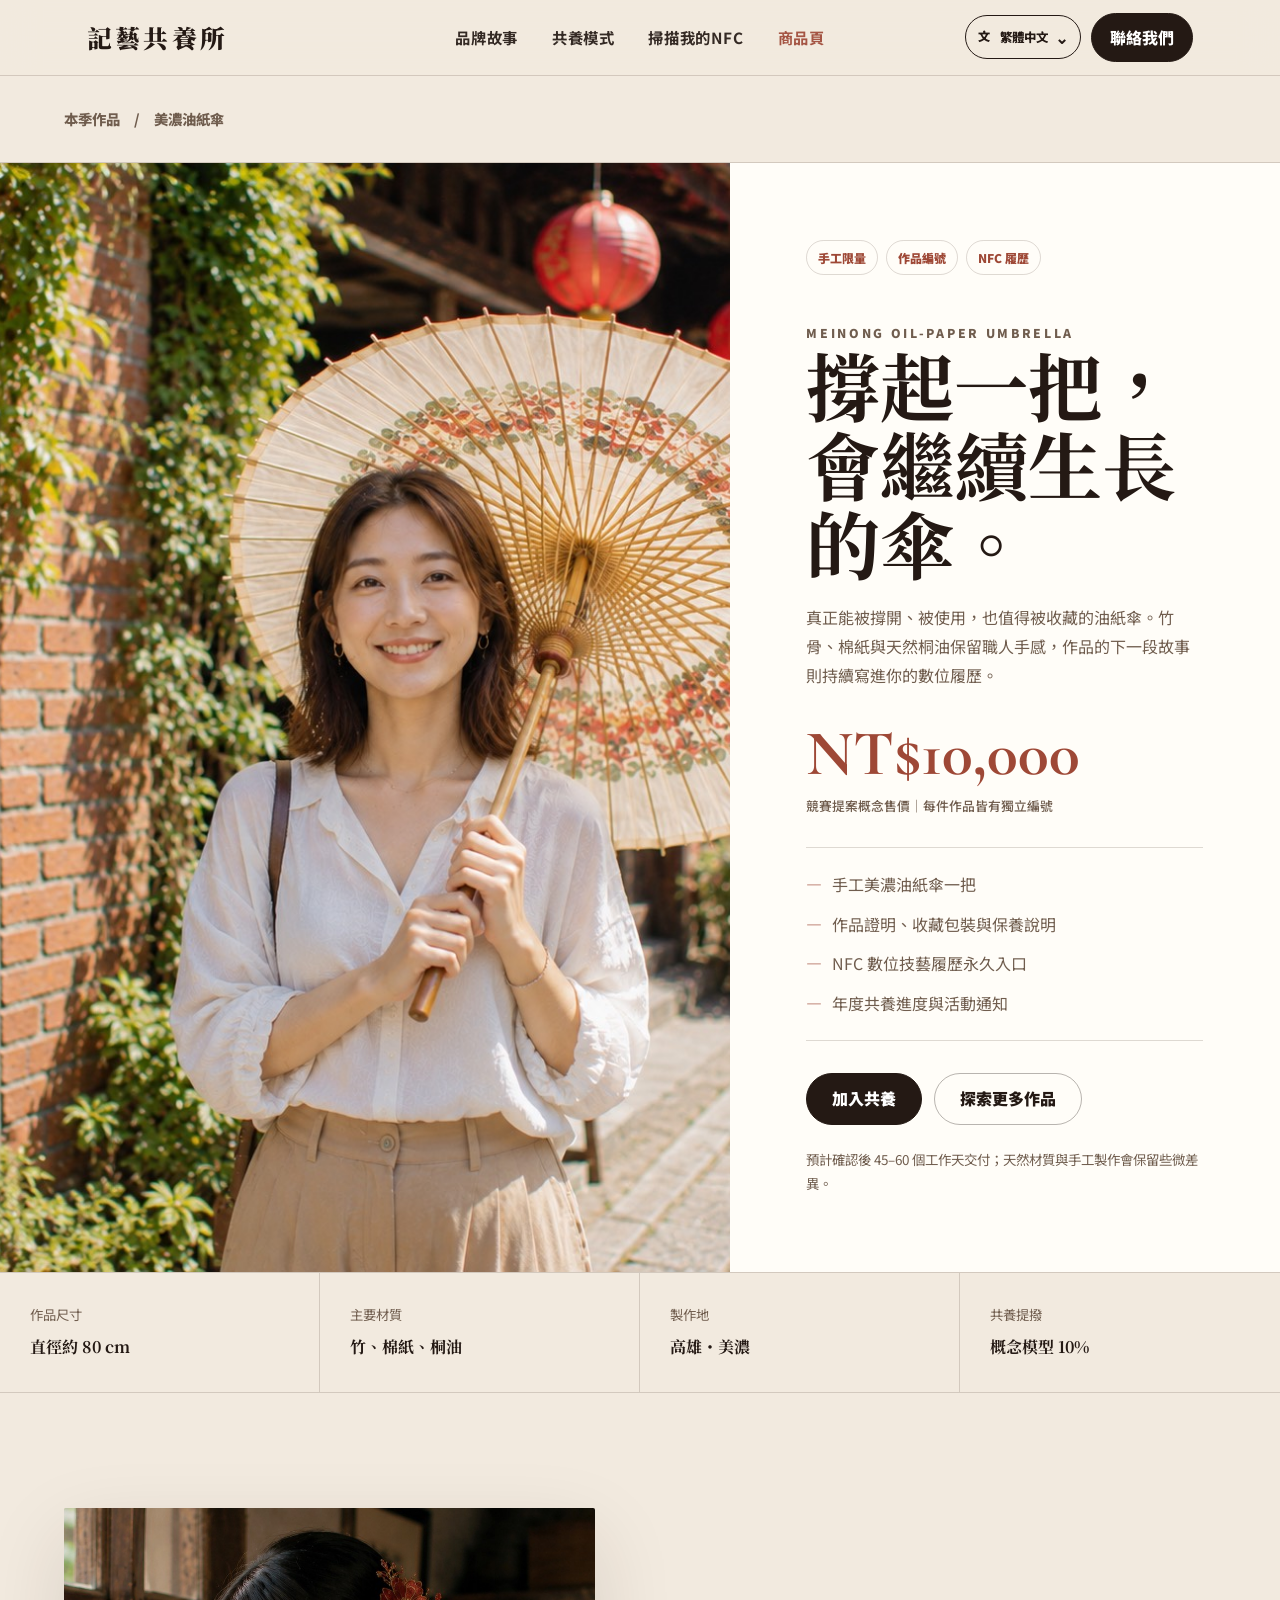
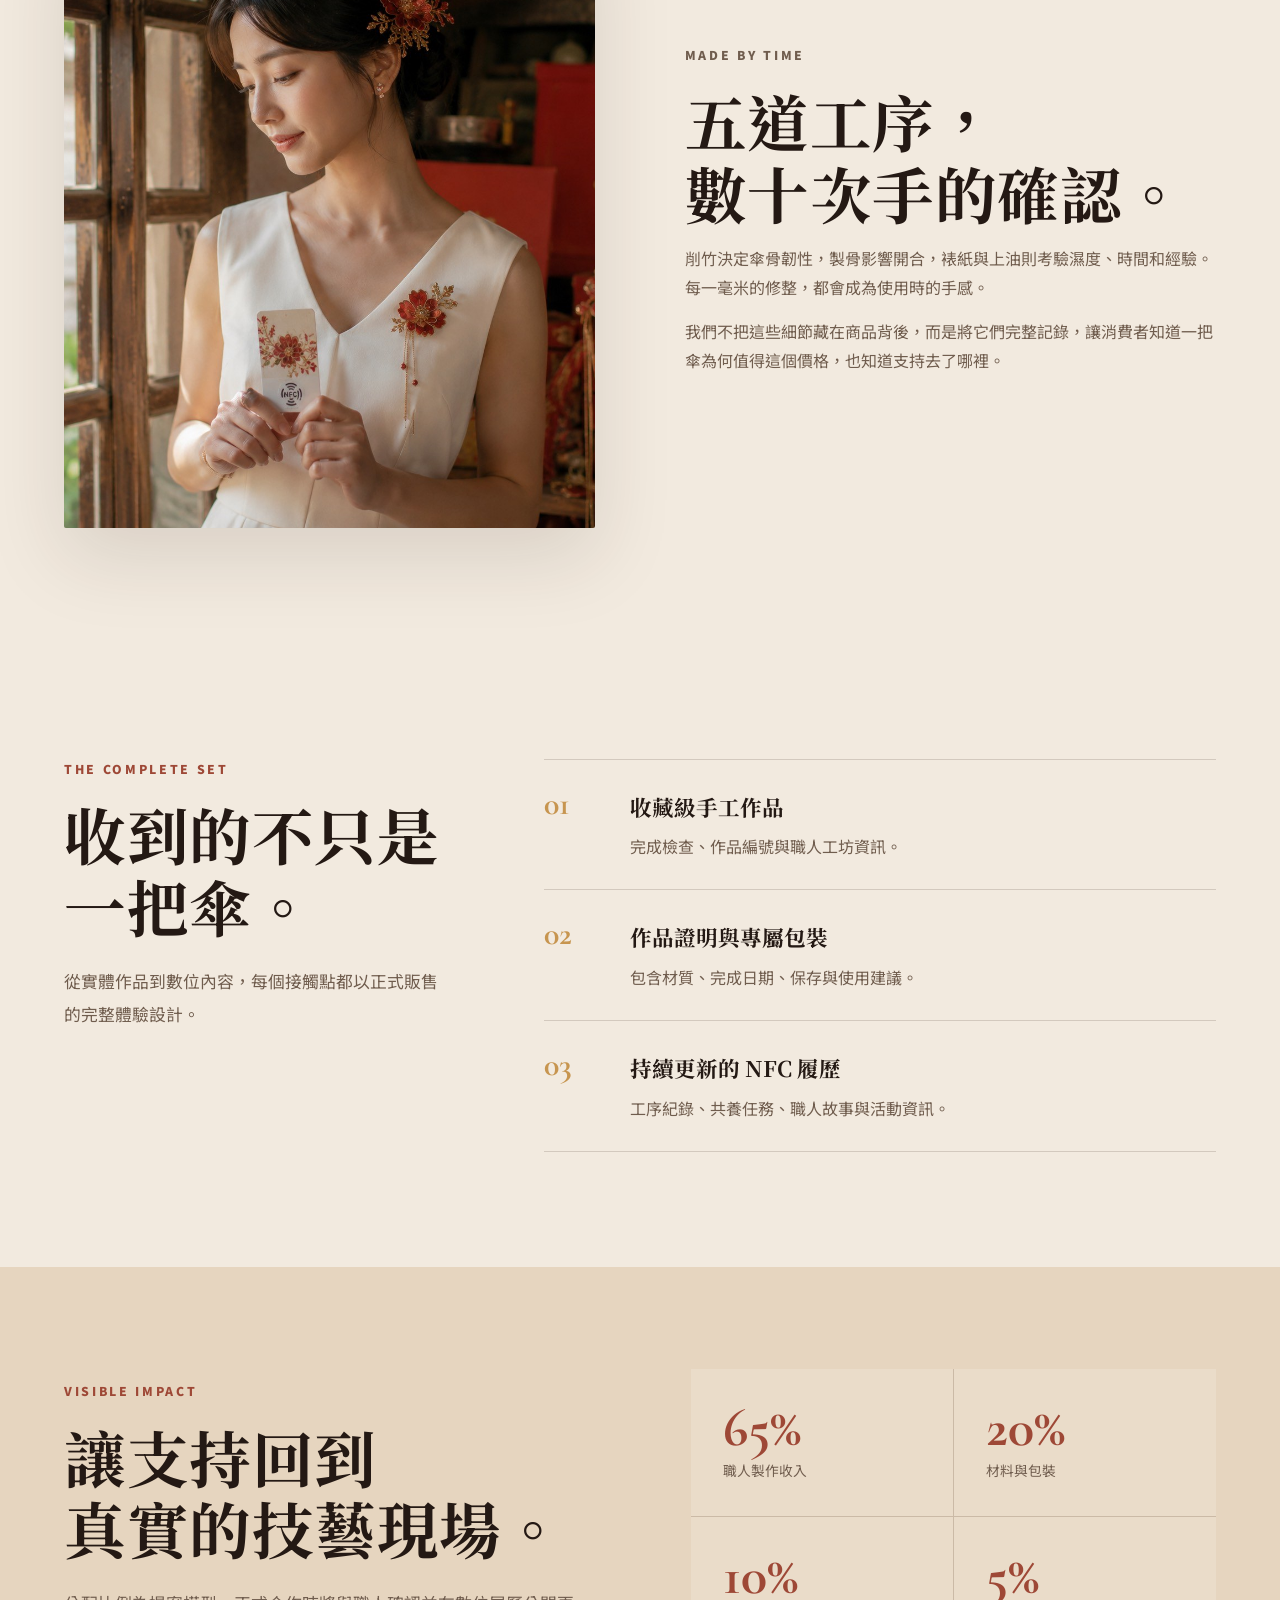
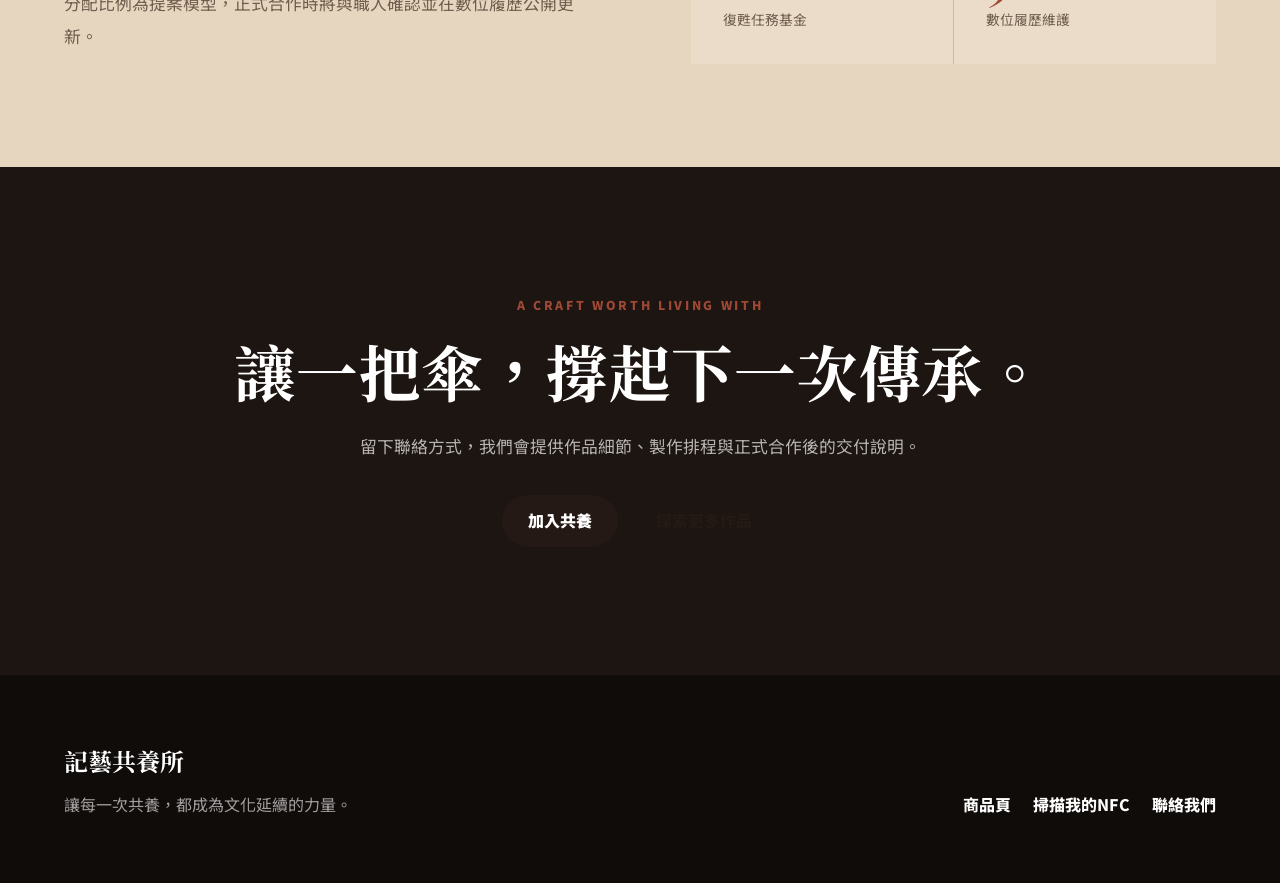
<file: product-umbrella.html>
<!DOCTYPE html><html lang="zh-Hant"><head><meta charset="UTF-8"><meta name="viewport" content="width=device-width,initial-scale=1"><meta name="description" content="美濃油紙傘共養作品。"><title>美濃油紙傘共養作品｜記藝共養所</title><link href="https://fonts.googleapis.com/css2?family=Noto+Serif+TC:wght@500;700;900&family=Noto+Sans+TC:wght@300;400;500;700;900&family=Cormorant+Garamond:wght@500;600;700&display=swap" rel="stylesheet">
<style data-jiyi-v5>

:root{
  --cream:#F5EBDD;
  --paper:#FFF8EC;
  --paper-soft:#FAF0DF;
  --ink:#2D1F16;
  --ink-soft:#6F5842;
  --muted:#9B846B;
  --line:#E2CFB3;
  --gold:#C99B57;
  --sage:#6C7C61;
  --brick:#B45F45;
  --black:#12100E;
  --white:#FFFFFF;
  --shadow:0 24px 70px rgba(45,31,22,.16);
  --radius-xl:44px;
  --radius-lg:30px;
}
*{box-sizing:border-box}
html{scroll-behavior:smooth}
body{
  margin:0;
  font-family:"Noto Sans TC", sans-serif;
  background:var(--cream);
  color:var(--ink);
  line-height:1.8;
  overflow-x:hidden;
}
h1,h2,h3,.logo,.serif{font-family:"Noto Serif TC", serif}
a{color:inherit;text-decoration:none}
img{width:100%;display:block}
::selection{background:rgba(201,155,87,.35)}

.navbar{
  position:fixed;
  top:0;
  width:100%;
  height:92px;
  padding:0 6.8vw;
  display:grid;
  grid-template-columns:1fr auto 1fr;
  align-items:center;
  z-index:9999;
  color:white;
  transition:background .35s ease,color .35s ease,height .35s ease,box-shadow .35s ease;
}
.navbar.scrolled,.navbar.solid{
  height:76px;
  color:var(--ink);
  background:rgba(245,235,221,.94);
  backdrop-filter:blur(18px);
  box-shadow:0 10px 30px rgba(45,31,22,.08);
}
.logo{
  font-weight:900;
  font-size:1.55rem;
  letter-spacing:.13em;
  text-shadow:0 2px 14px rgba(0,0,0,.22);
}
.navbar.scrolled .logo,.navbar.solid .logo{text-shadow:none}
.nav-center{
  display:flex;
  justify-content:center;
  gap:34px;
  font-size:.96rem;
  font-weight:700;
  letter-spacing:.04em;
}
.nav-center a{opacity:.92;transition:.25s}
.nav-center a:hover{color:var(--gold)}
.nav-right{display:flex;justify-content:flex-end}
.nav-pill{
  border:1px solid currentColor;
  border-radius:999px;
  padding:9px 18px;
  font-weight:800;
}
.mobile-menu-btn{
  display:none;
  border:0;
  background:transparent;
  color:inherit;
  font-size:1.4rem;
}

.hero{
  min-height:100vh;
  position:relative;
  color:white;
  display:flex;
  align-items:center;
  overflow:hidden;
  background:
    linear-gradient(90deg,rgba(0,0,0,.74) 0%,rgba(0,0,0,.52) 38%,rgba(0,0,0,.14) 72%,rgba(0,0,0,.03) 100%),
    url("[data-uri]") center center / cover no-repeat;
}
.hero::before{
  content:"";
  position:absolute;
  inset:0;
  background:
    radial-gradient(circle at 18% 52%,rgba(180,95,69,.2),transparent 34%),
    linear-gradient(to bottom,rgba(0,0,0,.18),transparent 24%),
    linear-gradient(to top,rgba(0,0,0,.58),transparent 36%);
  pointer-events:none;
}
.hero-content{
  position:relative;
  z-index:2;
  width:min(840px,88vw);
  margin-left:6.8vw;
  padding-top:80px;
}
.eyebrow{
  font-family:"Cormorant Garamond", serif;
  color:rgba(143,164,132,.98);
  font-size:1.08rem;
  font-weight:700;
  letter-spacing:.28em;
  text-transform:uppercase;
  margin-bottom:30px;
}
.hero h1{
  margin:0;
  font-size:clamp(3.5rem,7vw,7.6rem);
  line-height:1.12;
  letter-spacing:.045em;
  text-shadow:0 4px 28px rgba(0,0,0,.34);
}
.hero p{
  max-width:670px;
  margin:34px 0 40px;
  color:rgba(255,255,255,.82);
  font-size:1.08rem;
  letter-spacing:.04em;
}
.btn-row{display:flex;gap:16px;flex-wrap:wrap}
.btn{
  display:inline-block;
  border:1px solid currentColor;
  background:transparent;
  color:inherit;
  border-radius:999px;
  padding:13px 28px;
  font-weight:900;
  letter-spacing:.04em;
  transition:.28s ease;
  cursor:pointer;
}
.btn:hover{transform:translateY(-3px);box-shadow:0 18px 45px rgba(0,0,0,.18)}
.btn.white{background:white;color:var(--ink);border-color:white}
.btn.dark{background:var(--ink);color:white;border-color:var(--ink)}
.btn.ghost-white{background:rgba(255,255,255,.06);backdrop-filter:blur(10px);color:white;border-color:rgba(255,255,255,.82)}
.scroll-indicator{
  position:absolute;left:6.8vw;bottom:34px;z-index:2;display:flex;gap:12px;align-items:center;
  color:rgba(255,255,255,.78);font-size:.82rem;letter-spacing:.14em;text-transform:uppercase;
}
.scroll-line{width:54px;height:1px;background:rgba(255,255,255,.62)}

section{padding:108px 6.8vw}
.page-content{padding:132px 6.8vw 108px}
.section-head{max-width:850px;margin-bottom:48px}
.section-head.center{text-align:center;margin-left:auto;margin-right:auto}
.label{color:var(--sage);font-weight:900;letter-spacing:.18em;font-size:.82rem;text-transform:uppercase;margin-bottom:14px}
.section-head h1,.section-head h2{
  margin:0 0 18px;
  font-size:clamp(2.15rem,4.2vw,4.4rem);
  line-height:1.22;
  letter-spacing:.035em;
}
.section-head p{margin:0;color:var(--ink-soft);font-size:1.02rem}
.two-col{display:grid;grid-template-columns:1fr 1fr;gap:64px;align-items:center}
.image-card,.placeholder-img{
  border-radius:var(--radius-xl);
  min-height:520px;
  overflow:hidden;
  background:
    linear-gradient(rgba(255,255,255,.58),rgba(255,255,255,.58)),
    repeating-linear-gradient(45deg,#EAD8BB 0,#EAD8BB 16px,#F7EAD6 16px,#F7EAD6 32px);
  border:2px dashed #C8B492;
  display:grid;
  place-items:center;
  text-align:center;
  color:var(--muted);
  padding:30px;
  font-weight:900;
  box-shadow:var(--shadow);
}
.image-card img,.placeholder-img img,.product-img img,.feature-img img,.screen-photo img,.detail-image img{
  width:100%;
  height:100%;
  object-fit:cover;
}
.text-panel{
  background:var(--paper);
  border:1px solid var(--line);
  border-radius:var(--radius-xl);
  padding:52px;
  box-shadow:var(--shadow);
}
.lead-quote{
  font-family:"Noto Serif TC", serif;
  font-size:1.8rem;
  line-height:1.55;
  letter-spacing:.04em;
  color:var(--ink);
  margin:0 0 26px;
}
.text-panel p{color:var(--ink-soft)}
.cards{display:grid;grid-template-columns:repeat(3,1fr);gap:28px}
.card{
  background:var(--paper);
  border:1px solid var(--line);
  border-radius:var(--radius-lg);
  padding:34px;
  box-shadow:var(--shadow);
  transition:.3s ease;
}
.card:hover{transform:translateY(-8px)}
.card-num{
  width:42px;height:42px;border-radius:50%;display:grid;place-items:center;background:var(--brick);color:white;font-weight:900;margin-bottom:20px;
}
.card h3{margin:0 0 12px;font-size:1.6rem;line-height:1.35}
.card p{color:var(--ink-soft);margin:0}
.dark-band{background:var(--black);color:white;position:relative;overflow:hidden}
.dark-band::before{
  content:"";position:absolute;inset:auto -20% -40% 40%;width:580px;height:580px;border-radius:50%;
  background:radial-gradient(circle,rgba(201,155,87,.22),transparent 65%);
}
.dark-band .section-head p,.dark-band .card p{color:rgba(255,255,255,.68)}
.dark-band .card{background:rgba(255,255,255,.07);border-color:rgba(255,255,255,.14);box-shadow:none}
.dark-band .card-num{background:#EBC878;color:var(--ink)}
.showcase{display:grid;grid-template-columns:.95fr 1.05fr;gap:64px;align-items:center}
.phone{width:min(390px,100%);margin:auto;background:#2B211A;border-radius:48px;padding:18px;box-shadow:0 35px 90px rgba(0,0,0,.28)}
.screen{min-height:610px;background:var(--paper);border-radius:34px;padding:26px}
.screen-photo{
  height:155px;border-radius:24px;border:2px dashed #C8B492;background:#EAD8BB;display:grid;place-items:center;
  text-align:center;color:var(--muted);font-weight:900;margin-bottom:20px;overflow:hidden;
}
.screen h3{margin:0 0 16px;font-size:1.35rem}
.info-row{padding:13px 0;border-bottom:1px solid var(--line);color:var(--ink-soft);font-size:.95rem}
.langs{display:flex;gap:8px;flex-wrap:wrap;margin-top:18px}
.langs span{background:#EADBC5;border-radius:999px;padding:5px 10px;font-size:.8rem;color:var(--ink-soft)}
.stats{display:grid;grid-template-columns:repeat(4,1fr);gap:18px}
.stat{
  background:var(--paper);border:1px solid var(--line);border-radius:var(--radius-lg);padding:32px 22px;text-align:center;box-shadow:var(--shadow)
}
.stat strong{display:block;font-family:"Cormorant Garamond",serif;font-size:3.2rem;line-height:1;color:var(--brick)}
.stat span{color:var(--ink-soft)}
.featured-crafts{display:grid;grid-template-columns:1.1fr .9fr;gap:28px}
.feature-large,.feature-small{
  min-height:560px;border-radius:var(--radius-xl);background:var(--paper);border:1px solid var(--line);box-shadow:var(--shadow);
  overflow:hidden;display:flex;flex-direction:column;
}
.feature-small-wrap{display:grid;gap:28px}
.feature-small{min-height:266px}
.feature-img{
  flex:1;min-height:260px;background:
    linear-gradient(rgba(255,255,255,.55),rgba(255,255,255,.55)),
    repeating-linear-gradient(45deg,#EAD8BB 0,#EAD8BB 16px,#F7EAD6 16px,#F7EAD6 32px);
  border-bottom:1px solid var(--line);display:grid;place-items:center;text-align:center;color:var(--muted);font-weight:900;overflow:hidden;
}
.feature-content{padding:28px}
.feature-content h3{font-size:1.75rem;margin:0 0 8px}
.feature-content p{color:var(--ink-soft);margin:0}
.product-grid{display:grid;grid-template-columns:repeat(3,1fr);gap:30px}
.product-card{
  background:var(--paper);border:1px solid var(--line);border-radius:var(--radius-xl);padding:22px;box-shadow:var(--shadow);transition:.3s ease;
}
.product-card:hover{transform:translateY(-8px)}
.product-img{
  height:280px;border-radius:30px;border:2px dashed #C8B492;background:#EAD8BB;display:grid;place-items:center;text-align:center;
  color:var(--muted);font-weight:900;overflow:hidden;
}
.product-card h3{font-size:1.55rem;margin:20px 0 8px}
.product-card p{color:var(--ink-soft)}
.price{color:var(--brick);font-weight:900;font-size:1.22rem;margin:16px 0 10px}
.progress{height:10px;border-radius:999px;overflow:hidden;background:#E9DAC3;margin:14px 0 8px}
.progress span{display:block;height:100%;background:var(--sage)}
.meta{display:flex;justify-content:space-between;color:var(--muted);font-size:.88rem;margin-bottom:18px}
.detail-hero{display:grid;grid-template-columns:1fr 1fr;gap:64px;align-items:center}
.detail-image{
  min-height:620px;border-radius:var(--radius-xl);border:2px dashed #C8B492;background:#EAD8BB;display:grid;place-items:center;
  text-align:center;color:var(--muted);font-weight:900;box-shadow:var(--shadow);overflow:hidden;
}
.detail-info{background:var(--paper);border:1px solid var(--line);border-radius:var(--radius-xl);padding:48px;box-shadow:var(--shadow)}
.detail-info h1{font-size:clamp(2.2rem,4vw,4.2rem);line-height:1.2;margin:0 0 20px}
.detail-info p{color:var(--ink-soft)}
.info-grid{display:grid;grid-template-columns:repeat(3,1fr);gap:24px;margin-top:54px}
.plan-grid{display:grid;grid-template-columns:repeat(3,1fr);gap:28px}
.plan{background:var(--paper);border:1px solid var(--line);border-radius:var(--radius-xl);padding:38px;box-shadow:var(--shadow)}
.plan h3{font-size:1.65rem;margin:0 0 8px}
.amount{font-family:"Cormorant Garamond",serif;color:var(--brick);font-size:3rem;font-weight:700}
.plan ul{color:var(--ink-soft);padding-left:22px}
.form-box{width:min(700px,100%);background:var(--paper);border:1px solid var(--line);border-radius:var(--radius-xl);padding:42px;box-shadow:var(--shadow)}
input,select,textarea{
  width:100%;padding:15px 16px;margin-bottom:14px;border-radius:16px;border:1px solid #D8C5AA;background:#FFFDF7;font-family:inherit;font-size:1rem;
}
.back-link{display:inline-block;margin-bottom:32px;color:var(--ink-soft);font-weight:900}
.footer{background:#211812;color:white;padding:58px 6.8vw}
.footer p{color:#D8C7B1;max-width:920px}
.reveal{opacity:0;transform:translateY(30px);transition:opacity .8s ease,transform .8s ease}
.reveal.show{opacity:1;transform:translateY(0)}

@media(max-width:980px){
  .navbar{height:76px;padding:0 6vw}
  .nav-center,.nav-right{display:none}
  .mobile-menu-btn{display:block;justify-self:end}
  .navbar{grid-template-columns:1fr auto}
  .hero-content{margin-left:6vw;width:88vw}
  .hero h1{font-size:clamp(3rem,13vw,5.2rem)}
  section,.page-content{padding-left:6vw;padding-right:6vw}
  .two-col,.cards,.showcase,.stats,.featured-crafts,.product-grid,.detail-hero,.info-grid,.plan-grid{grid-template-columns:1fr}
  .image-card,.detail-image{min-height:380px}
}

/* =========================================================
   V5 — multilingual controls, NFC journey and plan details
   ========================================================= */
.image-card{min-height:0!important;aspect-ratio:4/3!important;padding:0!important}
.image-card img{display:block;width:100%;height:100%;object-fit:cover}

.language-control{position:relative;display:flex;align-items:center;margin-right:10px}
.navbar .logo{white-space:nowrap}
.language-control::before{content:"文";position:absolute;left:13px;top:50%;transform:translateY(-50%);font-weight:900;font-size:.76rem;pointer-events:none}
.language-control select{appearance:none;width:auto;margin:0;min-width:116px;height:44px;padding:0 32px 0 34px;border:1px solid currentColor;border-radius:999px;background:transparent;color:inherit;font:800 .78rem/1 "Noto Sans TC",sans-serif;cursor:pointer}
.language-control::after{content:"⌄";position:absolute;right:13px;top:48%;transform:translateY(-50%);font-weight:900;pointer-events:none}
.market-v3 .navbar:not(.scrolled):not(.solid) .language-control select,.home-page .navbar:not(.scrolled) .language-control select{color:#fff}
.navbar.solid .language-control select,.navbar.scrolled .language-control select{color:var(--v3-ink,#241712)}

.nfc-v5{background:#f2eadf;color:var(--v3-ink)}
.nfc-flow{padding-top:76px;min-height:100vh}
.nfc-flow__progress{position:sticky;z-index:20;top:76px;display:flex;align-items:center;justify-content:center;padding:18px 24px;background:rgba(242,234,223,.94);backdrop-filter:blur(14px);border-bottom:1px solid var(--v3-line)}
.nfc-flow__progress span{display:grid;place-items:center;width:34px;height:34px;border:1px solid #b8a895;border-radius:50%;font:800 .7rem/1 "Noto Sans TC",sans-serif;color:#8b786a;background:#f2eadf;transition:.3s}
.nfc-flow__progress span.is-active{background:var(--v3-ink);border-color:var(--v3-ink);color:#fff}
.nfc-flow__progress span.is-done{background:var(--v3-gold);border-color:var(--v3-gold);color:#fff}
.nfc-flow__progress i{width:min(7vw,90px);height:1px;background:#cfc1b0}
.nfc-stage{display:none;min-height:calc(100vh - 150px);padding:0!important;animation:nfcStageIn .55s ease both}
.nfc-stage.is-active{display:grid}
@keyframes nfcStageIn{from{opacity:0;transform:translateY(12px)}to{opacity:1;transform:none}}

.nfc-scan{grid-template-columns:.92fr 1.08fr;background:#17100d;color:#fff}
.nfc-scan__copy{padding:clamp(50px,6vw,90px);display:flex;flex-direction:column;justify-content:center;align-items:flex-start}
.nfc-scan__copy h1{font-size:clamp(3.2rem,4.8vw,5.6rem);line-height:1.04;margin:18px 0 24px;letter-spacing:-.05em}
.nfc-scan__copy>p:not(.mv3-kicker){max-width:700px;color:#d9cdc3;font-size:1.1rem}
.nfc-scan .mv3-btn{border:1px solid #fff}
.nfc-scan .mv3-btn:first-child{background:#fff;color:#1b120f}
.nfc-scan .mv3-btn.line{background:transparent;color:#fff}
.nfc-scene{position:relative;display:grid;place-items:center;overflow:hidden;background:radial-gradient(circle at 50% 45%,#5f3427 0,#2c1b15 34%,#130d0b 70%)}
.nfc-phone{position:relative;z-index:3;width:min(42%,270px);aspect-ratio:.52;border:8px solid #050505;border-radius:42px;background:#050505;box-shadow:0 45px 80px #0009;transform:rotate(8deg)}
.nfc-phone::before{content:"";position:absolute;z-index:2;top:9px;left:50%;width:42%;height:22px;transform:translateX(-50%);border-radius:99px;background:#050505}
.nfc-phone__screen{height:100%;border-radius:32px;background:linear-gradient(145deg,#f4eadc,#cfb896);color:#241712;display:flex;flex-direction:column;align-items:center;justify-content:center;gap:18px}
.nfc-phone__screen span{display:grid;place-items:center;width:82px;height:82px;border:1px solid #8e7054;border-radius:50%;font:800 1.1rem/1 sans-serif}
.nfc-phone__screen b{font-size:1.35rem}.nfc-phone__screen small{letter-spacing:.1em}
.nfc-tag{position:absolute;z-index:2;bottom:12%;right:18%;display:grid;place-items:center;width:145px;aspect-ratio:1.55;border-radius:12px;background:#ead9bd;color:#9a6b2e;font-weight:900;box-shadow:0 18px 60px #0008;transform:rotate(-9deg)}
.nfc-rings{position:absolute;right:24%;bottom:25%;width:180px;height:180px}.nfc-rings i{position:absolute;inset:0;border:2px solid #e5b45a;border-radius:50%;animation:nfcPulse 2.2s infinite}.nfc-rings i:nth-child(2){animation-delay:.7s}.nfc-rings i:nth-child(3){animation-delay:1.4s}
@keyframes nfcPulse{0%{opacity:.9;transform:scale(.2)}100%{opacity:0;transform:scale(1.35)}}

.nfc-account{grid-template-columns:1.05fr .95fr;background:#18110e}
.nfc-auth-visual{position:relative;overflow:hidden;min-height:720px}.nfc-auth-visual img{width:100%;height:100%;object-fit:cover}.nfc-auth-visual::after{content:"";position:absolute;inset:0;background:linear-gradient(0deg,#170f0cdd 0,transparent 60%)}.nfc-auth-visual>div{position:absolute;z-index:2;left:8%;right:8%;bottom:8%;color:#fff}.nfc-auth-visual h2{font-size:clamp(2.4rem,4vw,4.8rem);line-height:1.1;margin:15px 0}
.nfc-auth-card{align-self:center;width:min(620px,82%);margin:auto;padding:clamp(35px,5vw,70px);background:#fffaf3;box-shadow:var(--v3-shadow)}
.nfc-auth-tabs{display:grid;grid-template-columns:1fr 1fr;border-bottom:1px solid var(--v3-line);margin-bottom:36px}.nfc-auth-tabs button{padding:16px;border:0;background:none;font-weight:900;color:#8d7a6c;cursor:pointer}.nfc-auth-tabs button.is-active{color:var(--v3-red);box-shadow:inset 0 -3px var(--v3-red)}
.nfc-auth-form{display:none}.nfc-auth-form.is-active{display:grid;gap:18px}.nfc-auth-form h2{font-size:2.4rem;margin:0}.nfc-auth-form p{margin:0 0 10px;color:var(--v3-copy)}.nfc-auth-form label{display:grid;gap:8px;font-weight:800}.nfc-auth-form input{width:100%;height:52px;border:1px solid var(--v3-line);background:#fff;padding:0 15px;font:inherit}.nfc-auth-form .mv3-btn{width:100%;margin-top:10px}

.nfc-welcome{place-content:center;text-align:center;padding:70px 24px;background:radial-gradient(circle at center,#efe0cc,#d8c0a2);min-height:calc(100vh - 150px)}
.nfc-welcome__mark{margin:0 auto 28px;display:grid;place-items:center;width:110px;height:110px;border:1px solid #9c7655;border-radius:50%;font:900 3.2rem/1 serif}
.nfc-welcome h1{max-width:950px;margin:12px auto 22px;font-size:clamp(3.2rem,6vw,7rem);line-height:1.05}.nfc-welcome>p:not(.mv3-kicker){max-width:760px;margin:0 auto 26px;color:var(--v3-copy);font-size:1.1rem}.nfc-welcome__id{display:flex;align-items:center;justify-content:center;gap:18px;margin:0 auto 34px;padding:16px 24px;border-block:1px solid #bba88e}.nfc-welcome__id span{font-size:.85rem;color:#705f52}

.nfc-guide{grid-template-columns:.7fr 1.3fr;gap:70px;padding:clamp(65px,8vw,120px);align-items:center;background:#f4ece1}.nfc-guide__heading h1{font-size:clamp(3rem,5.2vw,6rem);line-height:1.07;margin:16px 0}.nfc-guide__heading p:last-child{color:var(--v3-copy)}.nfc-guide__grid{display:grid;grid-template-columns:1fr 1fr;border:1px solid var(--v3-line)}.nfc-guide__grid article{padding:clamp(28px,4vw,55px);min-height:240px;background:#fffaf4;border:1px solid var(--v3-line)}.nfc-guide__grid span{font:700 2rem/1 "Cormorant Garamond",serif;color:var(--v3-gold)}.nfc-guide__grid h3{font-size:1.7rem;margin:24px 0 10px}.nfc-guide__grid p{color:var(--v3-copy)}.nfc-guide>.mv3-btn{grid-column:2;justify-self:start}

.nfc-passport-v5{display:none!important;background:#f3ebdf}.nfc-passport-v5.is-active{display:block!important}.passport-v5-hero{display:grid;grid-template-columns:.9fr 1.1fr;min-height:720px;background:#18110e;color:#fff}.passport-v5-hero>div{padding:clamp(60px,8vw,120px);align-self:center}.passport-v5-hero h1{font-size:clamp(4rem,7vw,8rem);line-height:1.02;margin:15px 0 30px}.passport-v5-hero p:not(.mv3-kicker){max-width:640px;color:#d8ccc2}.passport-v5-hero>img{width:100%;height:100%;object-fit:cover;min-height:720px}.passport-v5-tags{display:flex;flex-wrap:wrap;gap:10px;margin-top:30px}.passport-v5-tags span{padding:8px 12px;border:1px solid #ffffff55;border-radius:999px;font-size:.76rem}
.passport-v5-nav{position:sticky;z-index:12;top:145px;display:flex;justify-content:center;gap:35px;padding:18px;background:#fffaf4eF;backdrop-filter:blur(12px);border-bottom:1px solid var(--v3-line)}.passport-v5-nav a{color:var(--v3-ink);font-weight:900}
.passport-v5-section{width:min(1296px,90%);margin:0 auto;padding:clamp(80px,10vw,150px) 0}.passport-v5-section h2,.passport-v5-languages h2{font-size:clamp(3rem,5vw,6rem);line-height:1.08;margin:16px 0 28px}.passport-v5-section p{color:var(--v3-copy)}
.passport-story{display:grid;grid-template-columns:.85fr 1.15fr;gap:7vw;align-items:center}.passport-story>img{width:100%;height:620px;object-fit:cover}.artisan-card{display:grid;grid-template-columns:1fr 1fr;background:#fffaf4;padding:0!important;width:min(1296px,90%);box-shadow:var(--v3-shadow)}.artisan-card>img{width:100%;height:100%;min-height:630px;object-fit:cover}.artisan-card>div{padding:clamp(50px,7vw,100px);align-self:center}.artisan-card blockquote{margin:30px 0;padding-left:22px;border-left:3px solid var(--v3-gold);font:700 1.65rem/1.55 "Noto Serif TC",serif}
.passport-v5-heading{max-width:900px}.process-v5-list{margin-top:55px;border-top:1px solid var(--v3-line)}.process-v5-list article{display:grid;grid-template-columns:80px 1fr 130px;gap:24px;align-items:center;padding:28px 0;border-bottom:1px solid var(--v3-line)}.process-v5-list article>span{font:700 2.2rem/1 "Cormorant Garamond",serif;color:var(--v3-gold)}.process-v5-list h3{font-size:1.55rem;margin:0 0 6px}.process-v5-list p{margin:0}.process-v5-list time{font-size:.8rem;color:#8b786a}
.progress-v5{display:grid;grid-template-columns:.85fr 1.15fr;gap:8vw;align-items:start}.progress-v5-number{font:700 clamp(6rem,13vw,12rem)/.9 "Cormorant Garamond",serif;color:var(--v3-red)}.progress-v5 h2{font-size:clamp(2.5rem,4vw,4.6rem)}.progress-v5-bar{height:4px;margin-top:32px;background:#d9cbb9}.progress-v5-bar span{display:block;width:40%;height:100%;background:var(--v3-red)}.progress-v5 ol{list-style:none;padding:0;margin:0;border-top:1px solid var(--v3-line)}.progress-v5 li{display:grid;grid-template-columns:1fr auto;gap:20px;padding:30px 0;border-bottom:1px solid var(--v3-line)}.progress-v5 li b{font-size:1.3rem}.progress-v5 li span{color:#8b786a}.progress-v5 li.done span{color:#69765f}.progress-v5 li.active span{color:var(--v3-red);font-weight:900}
.passport-v5-languages{padding:clamp(70px,9vw,130px) max(5vw,calc((100% - 1296px)/2));display:grid;grid-template-columns:1fr 1fr;gap:8vw;align-items:center;background:#dfceb8}.passport-v5-languages>div:last-child{display:flex;flex-wrap:wrap;gap:12px}.passport-v5-languages span{padding:12px 18px;border:1px solid #a8947b;border-radius:999px;font-weight:900}.passport-v5-footer{padding:80px 5vw;display:flex;justify-content:center;gap:12px;background:#18110e}

.plans-v5-main{padding-top:76px;background:#f2eadf}.plans-v5-hero{padding:clamp(80px,10vw,150px) max(5vw,calc((100% - 1296px)/2));display:grid;grid-template-columns:1fr .75fr;gap:8vw;align-items:end;background:#19110e;color:#fff}.plans-v5-hero h1{font-size:clamp(3.5rem,6vw,7rem);line-height:1.04;margin:16px 0 24px}.plans-v5-hero>div>p:last-child{color:#d6c9bf}.plans-v5-hero aside{display:flex;align-items:center;justify-content:space-between;padding:24px;border-block:1px solid #ffffff55;font-weight:900}.plans-v5-hero aside i{font-style:normal;color:var(--v3-gold)}
.plans-v5-grid{width:min(1296px,90%);margin:0 auto;padding:clamp(70px,9vw,130px) 0;display:grid;grid-template-columns:repeat(3,1fr);gap:20px}.plan-v5-card{position:relative;padding:clamp(36px,4vw,58px);background:#fffaf4;border:1px solid var(--v3-line);display:flex;flex-direction:column;min-height:620px}.plan-v5-card.featured{background:#231713;color:#fff;transform:translateY(-20px)}.plan-v5-card.featured p,.plan-v5-card.featured li{color:#d9cdc3}.plan-v5-card h2{font-size:2.8rem;margin:16px 0}.plan-v5-price{display:flex;align-items:end;gap:10px;padding-bottom:25px;border-bottom:1px solid var(--v3-line)}.plan-v5-price b{font:700 3.8rem/1 "Cormorant Garamond",serif;color:var(--v3-red)}.featured .plan-v5-price b{color:#e7b75f}.plan-v5-card>p:not(.mv3-kicker){color:var(--v3-copy)}.plan-v5-card ul{padding-left:20px;display:grid;gap:14px;margin:26px 0 40px}.plan-v5-card .mv3-btn{margin-top:auto}.plan-v5-ribbon{position:absolute;right:18px;top:18px;padding:6px 10px;background:#e7b75f;color:#231713;border-radius:99px;font-size:.72rem;font-weight:900}.plans-v5-note{padding:clamp(70px,9vw,120px) max(5vw,calc((100% - 1296px)/2));display:grid;grid-template-columns:1fr 1fr;gap:8vw;background:#dfceb8}.plans-v5-note h2{font-size:clamp(3rem,5vw,5.6rem);line-height:1.08;margin:15px 0}.plans-v5-note p{color:var(--v3-copy)}

.plan-detail-main{padding-top:76px;background:#f3ebdf}.plan-detail-hero{display:grid;grid-template-columns:1.1fr .9fr;background:#19110e;color:#fff}.plan-detail-hero>div,.plan-detail-hero>aside{padding:clamp(55px,8vw,110px)}.plan-detail-hero h1{font-size:clamp(4rem,7vw,7.5rem);margin:15px 0}.plan-detail-hero>div>p:not(.mv3-kicker){color:#d8ccc2}.plan-detail-price{display:flex;align-items:end;gap:12px;margin-top:32px}.plan-detail-price b{font:700 5rem/1 "Cormorant Garamond",serif;color:#e7b75f}.plan-detail-hero>aside{background:#2b1d18;display:flex;flex-direction:column;justify-content:center}.plan-detail-hero aside>p{color:#e7b75f;font-weight:900}.plan-detail-hero aside h2{font-size:2.4rem;line-height:1.25}.plan-detail-steps{display:grid;gap:14px;margin-top:25px}.plan-detail-steps span{color:#7e6d62}.plan-detail-steps .done{color:#8faa84}.plan-detail-steps .active{color:#fff}
html[lang="en"] .plans-v5-hero h1{font-size:clamp(3.1rem,5vw,5.8rem)}
html[lang="en"] .passport-v5-hero h1{font-size:clamp(3.6rem,6vw,6.8rem)}
.plan-detail-content{width:min(1296px,90%);margin:0 auto;padding:clamp(70px,9vw,130px) 0;display:grid;grid-template-columns:1fr 390px;gap:8vw;align-items:start}.plan-detail-body{display:grid;gap:100px}.plan-detail-body h2{font-size:clamp(2.8rem,4vw,4.5rem);margin:12px 0 30px}.plan-detail-list{display:grid;gap:1px;background:var(--v3-line);border:1px solid var(--v3-line)}.plan-detail-benefit{display:grid;grid-template-columns:52px 1fr;gap:20px;padding:25px;background:#fffaf4}.plan-detail-benefit span{font:700 1.8rem/1 "Cormorant Garamond",serif;color:var(--v3-gold)}.plan-detail-benefit h3{margin:0 0 7px}.plan-detail-benefit p{margin:0;color:var(--v3-copy)}.plan-funds{display:grid;grid-template-columns:1fr 1fr;border:1px solid var(--v3-line)}.plan-funds div{display:grid;padding:28px;border:1px solid var(--v3-line)}.plan-funds b{font:700 3.5rem/1 "Cormorant Garamond",serif;color:var(--v3-red)}.plan-detail-caption{color:var(--v3-copy)}.plan-detail-notes{display:grid;gap:16px;padding-left:22px;color:var(--v3-copy)}
.plan-checkout-card{position:sticky;top:120px;padding:35px;background:#fffaf4;border:1px solid var(--v3-line);box-shadow:var(--v3-shadow)}.plan-checkout-card h2{font-size:2.2rem}.plan-checkout-price{display:flex;justify-content:space-between;align-items:end;padding:22px 0;border-block:1px solid var(--v3-line)}.plan-checkout-price b{font:700 2.7rem/1 "Cormorant Garamond",serif;color:var(--v3-red)}.plan-checkout-card label:not(.plan-agree){display:grid;gap:8px;margin:22px 0;font-weight:900}.plan-checkout-card select{height:48px;border:1px solid var(--v3-line);padding:0 12px;background:#fff;font:inherit}.plan-agree{display:flex;gap:10px;margin:22px 0;color:var(--v3-copy);font-size:.88rem}.plan-agree input{margin-top:4px}.plan-checkout-card .mv3-btn{width:100%;text-align:center}.plan-checkout-card .is-disabled{opacity:.45;pointer-events:none}.plan-back{display:block;text-align:center;margin-top:20px;color:var(--v3-ink);font-weight:900}

@media(max-width:1100px){
  .navbar .nav-right{gap:7px}.language-control select{min-width:104px}
  .nfc-scan,.nfc-account,.nfc-guide,.passport-v5-hero,.passport-story,.artisan-card,.progress-v5,.passport-v5-languages,.plans-v5-hero,.plans-v5-note,.plan-detail-hero{grid-template-columns:1fr}
  .nfc-scene{min-height:640px}.nfc-guide>.mv3-btn{grid-column:1}.passport-v5-nav{top:76px;overflow:auto;justify-content:flex-start}.passport-story>img{height:520px}.plans-v5-grid{grid-template-columns:1fr}.plan-v5-card.featured{transform:none}.plan-detail-content{grid-template-columns:1fr}.plan-checkout-card{position:static}
}
@media(max-width:760px){
  .language-control{margin:8px 18px 0}.language-control select{width:100%}.navbar.menu-open .language-control{display:flex}
  .nfc-flow{padding-top:72px}.nfc-flow__progress{top:72px;padding:12px}.nfc-flow__progress i{width:7vw}.nfc-flow__progress span{width:28px;height:28px}
  .nfc-scan__copy{padding:55px 22px}.nfc-scan__copy h1{font-size:3.6rem}.nfc-scene{min-height:500px}.nfc-phone{width:44%}.nfc-tag{width:110px;right:10%}
  .nfc-auth-visual{min-height:420px}.nfc-auth-card{width:100%;padding:35px 22px}.nfc-welcome h1{font-size:3.5rem}.nfc-welcome__id{flex-direction:column;gap:5px}.nfc-guide{padding:60px 18px;gap:40px}.nfc-guide__grid{grid-template-columns:1fr}.passport-v5-hero>div{padding:58px 22px}.passport-v5-hero h1{font-size:4rem}.passport-v5-hero>img{min-height:480px}.passport-v5-nav{top:72px}.passport-v5-section{width:calc(100% - 32px);padding:70px 0}.passport-v5-section h2,.passport-v5-languages h2{font-size:3rem}.passport-story>img{height:390px}.artisan-card{width:calc(100% - 32px)}.artisan-card>img{min-height:420px}.artisan-card>div{padding:38px 24px}.process-v5-list article{grid-template-columns:48px 1fr}.process-v5-list time{grid-column:2}.passport-v5-languages{padding:65px 22px}.passport-v5-footer{flex-direction:column}.passport-v5-footer .mv3-btn{width:100%;text-align:center}
  .plans-v5-hero{padding:70px 22px}.plans-v5-hero h1{font-size:3.7rem}.plans-v5-hero aside{display:grid;grid-template-columns:1fr auto;gap:12px}.plans-v5-hero aside i{display:none}.plans-v5-grid{width:calc(100% - 32px)}.plans-v5-note{padding:65px 22px}.plan-v5-card{min-height:0}.plan-detail-hero>div,.plan-detail-hero>aside{padding:55px 22px}.plan-detail-hero h1{font-size:4rem}.plan-detail-content{width:calc(100% - 32px)}.plan-funds{grid-template-columns:1fr}.plan-detail-price b{font-size:3.8rem}
}

.tag{
  display:inline-flex;
  width:max-content;
  border-radius:999px;
  background:#EFE2CE;
  color:var(--brick);
  padding:6px 12px;
  font-size:.8rem;
  font-weight:900;
  letter-spacing:.06em;
}
.purchase-hero{
  padding:0 0 74px;
  display:grid;
  grid-template-columns:1.25fr .75fr;
  gap:34px;
  align-items:end;
}
.purchase-hero h1,.nfc-unlocked h1{
  margin:0 0 22px;
  font-size:clamp(2.4rem,5vw,5.2rem);
  line-height:1.18;
  letter-spacing:.04em;
}
.purchase-hero p,.nfc-unlocked p{color:var(--ink-soft);font-size:1.05rem}
.purchase-note,.nfc-badge{
  background:var(--paper);
  border:1px solid var(--line);
  border-radius:var(--radius-xl);
  padding:34px;
  box-shadow:var(--shadow);
}
.purchase-note b,.nfc-badge strong{display:block;font-family:"Noto Serif TC",serif;font-size:1.55rem}
.purchase-note p{margin-bottom:0}
.shop-layout{
  display:grid;
  grid-template-columns:1.2fr .8fr .8fr;
  gap:28px;
  align-items:stretch;
}
.shop-card{
  background:var(--paper);
  border:1px solid var(--line);
  border-radius:var(--radius-xl);
  overflow:hidden;
  box-shadow:var(--shadow);
  display:flex;
  flex-direction:column;
}
.shop-card.featured{grid-row:span 2}
.shop-img{
  min-height:260px;
  background:#EAD8BB;
  display:grid;
  place-items:center;
  color:var(--muted);
  font-weight:900;
  overflow:hidden;
}
.shop-card.featured .shop-img{min-height:430px}
.shop-body{
  padding:30px;
  display:flex;
  flex-direction:column;
  flex:1;
}
.shop-body h2,.shop-body h3{margin:12px 0 10px}
.shop-body h2{font-size:2.15rem;line-height:1.25}
.shop-body p{color:var(--ink-soft)}
.purchase-info{
  display:grid;
  grid-template-columns:1fr 1fr;
  gap:12px;
  margin:20px 0 24px;
}
.purchase-info.compact{grid-template-columns:1fr}
.purchase-info div{
  background:#F3E7D4;
  border:1px solid var(--line);
  border-radius:22px;
  padding:16px;
}
.purchase-info small{display:block;color:var(--muted);font-weight:900}
.purchase-info strong{display:block;color:var(--ink);font-size:1.08rem}
.shop-body .btn{margin-top:auto;text-align:center}
.btn.outline{color:var(--ink);background:transparent;border-color:var(--line)}
.buy-hero{
  display:grid;
  grid-template-columns:1fr .85fr;
  gap:56px;
  align-items:center;
}
.buy-panel{
  background:var(--paper);
  border:1px solid var(--line);
  border-radius:var(--radius-xl);
  padding:48px;
  box-shadow:var(--shadow);
}
.buy-panel h1{font-size:clamp(2.3rem,4.5vw,4.4rem);line-height:1.16;margin:0 0 18px}
.buy-panel p{color:var(--ink-soft)}
.buy-price{
  color:var(--brick);
  font-family:"Cormorant Garamond",serif;
  font-size:3.5rem;
  font-weight:700;
  line-height:1;
  margin:26px 0;
}
.buy-actions{display:flex;gap:14px;flex-wrap:wrap}
.unlock-note{
  margin-top:22px;
  padding-top:18px;
  border-top:1px solid var(--line);
  font-weight:700;
}
.nfc-unlocked{
  padding:0 0 72px;
  display:grid;
  grid-template-columns:1.2fr .8fr;
  gap:32px;
  align-items:end;
}
.nfc-badge{
  background:linear-gradient(145deg,#2D1F16,#5E3426);
  color:white;
}
.nfc-badge span{display:block;color:#E3C38D;text-transform:uppercase;letter-spacing:.16em;font-size:.82rem;font-weight:900}
.nfc-badge strong{font-size:2.4rem;margin-top:8px}
.progress-section{padding-top:0}
.mission-card{
  background:var(--paper);
  border:1px solid var(--line);
  border-radius:var(--radius-xl);
  padding:42px;
  box-shadow:var(--shadow);
}
.mission-top{
  display:flex;
  justify-content:space-between;
  gap:18px;
  align-items:end;
  margin-bottom:18px;
}
.mission-top small{display:block;color:var(--muted);font-weight:900}
.mission-top strong{font-family:"Cormorant Garamond",serif;font-size:4rem;line-height:1;color:var(--brick)}
.mission-top span{color:var(--sage);font-weight:900}
.progress.large{height:18px;margin:20px 0 28px}
.mission-list{display:grid;gap:12px}
.mission{
  display:grid;
  grid-template-columns:56px 1fr auto;
  gap:18px;
  align-items:center;
  border:1px solid var(--line);
  border-radius:24px;
  padding:18px;
  background:#FFFDF7;
}
.mission b{
  width:46px;
  height:46px;
  border-radius:50%;
  display:grid;
  place-items:center;
  background:#EADBC5;
  color:var(--ink);
}
.mission p{margin:0;color:var(--ink);font-weight:900}
.mission span{color:var(--muted);font-weight:800}
.mission.done b{background:var(--sage);color:white}
.mission.done span{color:var(--sage)}
.mission.active{border-color:var(--gold);box-shadow:0 18px 42px rgba(201,155,87,.16)}
.mission.active b{background:var(--gold);color:white}
.story-grid{display:grid;grid-template-columns:repeat(3,1fr);gap:24px}
.story-card{
  background:var(--paper);
  border:1px solid var(--line);
  border-radius:var(--radius-xl);
  overflow:hidden;
  box-shadow:var(--shadow);
}
.story-card img{height:250px;object-fit:cover;background:#EAD8BB}
.story-card div{padding:26px}
.story-card span{color:var(--brick);font-weight:900;font-size:.85rem}
.story-card h3{margin:8px 0}
.story-card p{color:var(--ink-soft)}
.video-links{
  display:grid;
  grid-template-columns:repeat(3,1fr);
  gap:18px;
}
.video-links a{
  background:rgba(255,248,236,.1);
  border:1px solid rgba(255,255,255,.22);
  border-radius:28px;
  padding:24px;
  color:white;
  transition:.28s ease;
}
.video-links a:hover{transform:translateY(-5px);background:rgba(255,248,236,.16)}
.video-links b{display:block;font-family:"Noto Serif TC",serif;font-size:1.25rem;margin-bottom:8px}
.video-links span{color:#D8C7B1}

@media(max-width:980px){
  .purchase-hero,.shop-layout,.buy-hero,.nfc-unlocked,.story-grid,.video-links{grid-template-columns:1fr}
  .shop-card.featured{grid-row:auto}
  .purchase-info{grid-template-columns:1fr}
  .mission{grid-template-columns:46px 1fr}
  .mission span{grid-column:2}
}

/* Refined public-facing shop and NFC demo pages */
.shop-page,.item-page,.nfc-demo-page{background:linear-gradient(180deg,#F7ECDA 0%,#F1DFC5 100%)}
.shop-editorial{
  min-height:470px;
  padding:78px clamp(26px,6vw,88px);
  border-radius:56px;
  display:flex;
  flex-direction:column;
  justify-content:flex-end;
  color:white;
  overflow:hidden;
  position:relative;
  background:
    linear-gradient(90deg,rgba(30,20,13,.82),rgba(30,20,13,.42) 52%,rgba(30,20,13,.08)),
    url("../images/umbrella.jpg") center/cover no-repeat;
  box-shadow:var(--shadow);
  margin-bottom:42px;
}
.shop-editorial::after{
  content:"";
  position:absolute;
  inset:auto 0 0;
  height:42%;
  background:linear-gradient(0deg,rgba(30,20,13,.58),transparent);
}
.shop-editorial>*{position:relative;z-index:1}
.shop-kicker{
  font-family:"Cormorant Garamond",serif;
  color:#E6C58C;
  text-transform:uppercase;
  letter-spacing:.28em;
  font-weight:700;
  margin-bottom:14px;
}
.shop-editorial h1{
  max-width:860px;
  margin:0;
  font-size:clamp(2.8rem,6vw,6.4rem);
  line-height:1.08;
  letter-spacing:.04em;
  color:white;
}
.shop-editorial p{max-width:720px;color:rgba(255,255,255,.84);font-size:1.08rem}
.product-showcase{
  display:grid;
  grid-template-columns:1.25fr .75fr;
  gap:28px;
  align-items:stretch;
}
.product-feature,.quiet-product{
  background:rgba(255,248,236,.92);
  border:1px solid rgba(226,207,179,.92);
  border-radius:44px;
  overflow:hidden;
  box-shadow:var(--shadow);
  transition:.32s ease;
}
.product-feature:hover,.quiet-product:hover{transform:translateY(-7px)}
.product-feature{
  display:grid;
  grid-template-columns:1.08fr .92fr;
  min-height:680px;
}
.feature-photo,.item-photo,.story-photo,.nfc-object{
  background:#EAD8BB;
  overflow:hidden;
}
.feature-photo img,.item-photo img,.story-photo img,.nfc-object img,.quiet-product img{width:100%;height:100%;object-fit:cover}
.feature-copy{
  padding:52px;
  display:flex;
  flex-direction:column;
  justify-content:center;
}
.feature-copy span,.quiet-product span{
  color:var(--brick);
  text-transform:uppercase;
  letter-spacing:.16em;
  font-weight:900;
  font-size:.78rem;
}
.feature-copy h2{font-size:clamp(2.1rem,3.6vw,4rem);line-height:1.18;margin:14px 0}
.feature-copy p,.quiet-product p,.shop-philosophy p{color:var(--ink-soft)}
.shop-meta{
  border-top:1px solid var(--line);
  border-bottom:1px solid var(--line);
  padding:20px 0;
  margin:22px 0 26px;
}
.shop-meta b{display:block;color:var(--brick);font-size:1.45rem}
.shop-meta em{display:block;color:var(--muted);font-style:normal}
.product-pair{display:grid;gap:28px}
.quiet-product{
  display:grid;
  grid-template-columns:180px 1fr;
  min-height:326px;
}
.quiet-product div{padding:28px;display:flex;flex-direction:column;justify-content:center}
.quiet-product h3{font-size:1.55rem;line-height:1.25;margin:10px 0}
.quiet-product b{color:var(--brick);font-size:1.18rem}
.shop-philosophy{
  margin-top:34px;
  padding:44px;
  border-radius:36px;
  background:rgba(255,248,236,.62);
  border:1px solid var(--line);
  display:grid;
  grid-template-columns:.85fr 1.15fr;
  gap:28px;
  align-items:end;
}
.shop-philosophy h2{font-size:clamp(1.8rem,3vw,3rem);line-height:1.25;margin:0}
.item-hero{
  display:grid;
  grid-template-columns:1.1fr .9fr;
  gap:42px;
  align-items:stretch;
}
.item-photo,.item-summary{
  min-height:660px;
  border-radius:48px;
  box-shadow:var(--shadow);
  border:1px solid var(--line);
}
.item-summary{
  background:var(--paper);
  padding:56px;
  display:flex;
  flex-direction:column;
  justify-content:center;
}
.item-summary h1{font-size:clamp(2.4rem,4.8vw,4.7rem);line-height:1.12;margin:0 0 22px}
.item-summary p{color:var(--ink-soft);font-size:1.05rem}
.item-price{
  font-family:"Cormorant Garamond",serif;
  color:var(--brick);
  font-size:4rem;
  font-weight:700;
  line-height:1;
  margin:28px 0;
}
.item-actions{display:flex;gap:14px;flex-wrap:wrap}
.story-band{
  display:grid;
  grid-template-columns:1fr 1fr;
  gap:32px;
  align-items:stretch;
  padding-left:0;
  padding-right:0;
}
.story-copy,.story-photo{
  border-radius:44px;
  min-height:520px;
  box-shadow:var(--shadow);
}
.story-copy{
  background:var(--paper);
  border:1px solid var(--line);
  padding:54px;
  display:flex;
  flex-direction:column;
  justify-content:center;
}
.nfc-cover{
  display:grid;
  grid-template-columns:1fr .72fr;
  gap:34px;
  align-items:stretch;
  margin-bottom:72px;
}
.nfc-cover>div:first-child{
  min-height:560px;
  border-radius:54px;
  padding:64px;
  display:flex;
  flex-direction:column;
  justify-content:flex-end;
  color:white;
  background:
    linear-gradient(135deg,rgba(28,18,12,.94),rgba(78,45,33,.82)),
    radial-gradient(circle at 82% 18%,rgba(201,155,87,.32),transparent 32%);
  box-shadow:var(--shadow);
}
.nfc-cover h1{color:white;font-size:clamp(2.6rem,5.4vw,5.7rem);line-height:1.1;margin:0 0 20px}
.nfc-cover p{max-width:720px;color:rgba(255,255,255,.78);font-size:1.05rem}
.nfc-object{
  border-radius:54px;
  min-height:560px;
  border:1px solid var(--line);
  box-shadow:var(--shadow);
}
.mission-card.refined{
  max-width:1060px;
  margin:0 auto;
  background:rgba(255,248,236,.96);
}
.story-grid.refined{max-width:1180px;margin:0 auto}

@media(max-width:980px){
  .product-showcase,.product-feature,.shop-philosophy,.item-hero,.story-band,.nfc-cover{grid-template-columns:1fr}
  .shop-editorial{border-radius:34px;min-height:520px}
  .product-feature{min-height:auto}
  .feature-photo{min-height:360px}
  .quiet-product{grid-template-columns:1fr}
  .quiet-product img{height:240px}
  .item-photo,.item-summary,.story-copy,.story-photo,.nfc-object,.nfc-cover>div:first-child{min-height:420px;border-radius:34px}
  .feature-copy,.item-summary,.story-copy,.nfc-cover>div:first-child{padding:34px}
}

/* Unified cover-page visual language */
.shop-page,
.item-page,
.nfc-demo-page{
  background:
    radial-gradient(circle at 8% 12%,rgba(201,155,87,.18),transparent 28%),
    linear-gradient(180deg,#F5EBDD 0%,#EFE0C9 52%,#E8D5B9 100%);
}
.shop-page section,
.item-page section,
.nfc-demo-page section{
  max-width:1380px;
  margin-left:auto;
  margin-right:auto;
}
.shop-editorial,
.product-feature,
.quiet-product,
.shop-philosophy,
.item-photo,
.item-summary,
.story-copy,
.story-photo,
.nfc-cover>div:first-child,
.nfc-object,
.mission-card.refined,
.story-card{
  border-radius:var(--radius-xl);
  border:1px solid rgba(226,207,179,.92);
  box-shadow:0 28px 80px rgba(45,31,22,.15);
}
.shop-editorial{
  min-height:640px;
  padding:clamp(40px,6vw,86px);
  background:
    linear-gradient(90deg,rgba(18,16,14,.78) 0%,rgba(18,16,14,.48) 44%,rgba(18,16,14,.08) 100%),
    linear-gradient(0deg,rgba(18,16,14,.42),transparent 42%),
    url("../images/umbrella.jpg") center/cover no-repeat;
}
.shop-editorial h1,
.item-summary h1,
.nfc-cover h1{
  letter-spacing:.045em;
}
.shop-editorial p,
.item-summary p,
.nfc-cover p,
.feature-copy p,
.quiet-product p,
.story-copy p,
.story-card p{
  letter-spacing:.025em;
}
.shop-kicker,
.feature-copy span,
.quiet-product span,
.nfc-cover .label,
.label{
  font-family:"Cormorant Garamond","Noto Serif TC",serif;
}
.product-showcase{
  grid-template-columns:minmax(0,1.08fr) minmax(360px,.72fr);
  gap:34px;
  padding-top:0;
}
.product-feature{
  grid-template-columns:1fr;
  min-height:0;
  background:rgba(255,248,236,.96);
}
.feature-photo{
  height:430px;
  border-bottom:1px solid var(--line);
}
.feature-copy{
  padding:42px 44px 46px;
}
.feature-copy h2{
  font-size:clamp(2rem,3.2vw,3.4rem);
}
.product-pair{
  gap:34px;
}
.quiet-product{
  grid-template-columns:160px 1fr;
  min-height:286px;
  background:rgba(255,248,236,.92);
}
.quiet-product img{
  height:100%;
  min-height:286px;
}
.quiet-product div{
  padding:28px 30px;
}
.shop-meta{
  display:grid;
  grid-template-columns:auto 1fr;
  gap:18px;
  align-items:center;
  border-color:rgba(226,207,179,.95);
}
.shop-meta b{
  font-family:"Cormorant Garamond",serif;
  font-size:2.2rem;
  line-height:1;
}
.btn,
.product-feature button{
  min-height:50px;
  display:inline-flex;
  align-items:center;
  justify-content:center;
  width:max-content;
}
.product-feature button{
  border:0;
}
.btn.outline{
  background:rgba(255,248,236,.62);
  border-color:rgba(45,31,22,.22);
}
.shop-philosophy{
  background:linear-gradient(135deg,rgba(255,248,236,.88),rgba(250,240,223,.72));
  padding:52px;
  margin-top:42px;
}
.item-hero{
  gap:34px;
}
.item-photo{
  min-height:680px;
}
.item-summary{
  background:rgba(255,248,236,.96);
}
.story-band{
  padding-top:82px;
  padding-bottom:82px;
}
.story-photo{
  overflow:hidden;
}
.info-grid .card{
  background:rgba(255,248,236,.94);
  min-height:230px;
}
.nfc-cover{
  gap:34px;
}
.nfc-cover>div:first-child{
  background:
    linear-gradient(90deg,rgba(18,16,14,.86),rgba(45,31,22,.74)),
    radial-gradient(circle at 82% 18%,rgba(201,155,87,.32),transparent 34%);
}
.nfc-object{
  background:var(--paper);
  padding:18px;
}
.nfc-object img{
  border-radius:34px;
}
.mission-card.refined{
  padding:48px;
}
.mission{
  background:rgba(255,253,247,.9);
  border-radius:26px;
}
.story-grid.refined{
  gap:28px;
}
.story-card{
  background:rgba(255,248,236,.96);
}
.story-card img{
  height:280px;
}
.video-links a{
  min-height:170px;
  display:flex;
  flex-direction:column;
  justify-content:space-between;
  background:rgba(255,248,236,.08);
}
.detail-hero{
  gap:34px;
}
.detail-info{
  background:rgba(255,248,236,.96);
}
.detail-image,
.product-img,
.image-card,
.feature-img{
  border-style:solid;
}

@media(max-width:980px){
  .product-showcase,
  .shop-meta{
    grid-template-columns:1fr;
  }
  .quiet-product{
    grid-template-columns:1fr;
  }
  .quiet-product img{
    height:260px;
    min-height:260px;
  }
  .shop-editorial,
  .item-photo,
  .item-summary,
  .nfc-cover>div:first-child,
  .nfc-object{
    min-height:440px;
  }
  .feature-photo{
    height:330px;
  }
}

/* Accessible mobile navigation shared by the homepage and storefront pages. */
@media(max-width:980px){
  .navbar.menu-open{
    height:auto;
    min-height:76px;
    padding-top:15px;
    padding-bottom:18px;
    align-items:start;
    color:var(--ink);
    background:rgba(245,235,221,.98);
  }
  .navbar.menu-open .logo{padding-top:8px;text-shadow:none}
  .navbar.menu-open .nav-center{
    display:flex;
    grid-column:1 / -1;
    flex-direction:column;
    align-items:flex-start;
    gap:12px;
    padding:22px 0 8px;
  }
  .navbar.menu-open .nav-right{
    display:flex;
    grid-column:1 / -1;
    justify-content:flex-start;
  }
  .navbar.menu-open .mobile-nav-toggle{grid-column:2;grid-row:1}
}

/* =========================================================
   MARKET V3 — rebuilt from zero for products and NFC passport
   ========================================================= */
:root{
  --v3-bg:#f2eadf;
  --v3-paper:#fffdf8;
  --v3-ink:#241914;
  --v3-copy:#705d4e;
  --v3-red:#9e4836;
  --v3-gold:#c7954f;
  --v3-green:#5f705a;
  --v3-line:rgba(60,40,28,.17);
  --v3-shadow:0 28px 80px rgba(45,29,20,.13);
}

body.market-v3{background:var(--v3-bg);color:var(--v3-ink)}
.market-v3 .navbar{
  height:76px;color:var(--v3-ink);background:rgba(242,234,223,.94);
  border-bottom:1px solid var(--v3-line);backdrop-filter:blur(18px);box-shadow:none;
}
.market-v3 .logo{text-shadow:none}
.market-v3 .nav-center a[aria-current="page"]{color:var(--v3-red)}
.market-v3 .nav-pill{background:var(--v3-ink);border-color:var(--v3-ink);color:#fff}
.market-v3 .mobile-nav-toggle{
  display:none;width:44px;height:44px;border:1px solid var(--v3-line);border-radius:50%;
  background:rgba(255,253,248,.75);color:inherit;font-size:1.2rem;cursor:pointer;
}
.mv3-main{padding:76px 0 0;overflow:hidden}
.mv3-wrap{width:min(1320px,calc(100% - 10vw));margin-inline:auto}
.mv3-section{padding:clamp(88px,9vw,140px) 0}
.mv3-kicker{
  margin:0 0 18px;color:var(--v3-red);font-size:.76rem;font-weight:900;
  letter-spacing:.22em;text-transform:uppercase;
}
.mv3-title{margin:0;font-size:clamp(3.3rem,7.1vw,7.8rem);line-height:1.04;letter-spacing:.02em}
.mv3-heading{margin:0;font-size:clamp(2.4rem,4.8vw,5.2rem);line-height:1.16;letter-spacing:.025em}
.mv3-lead{max-width:700px;margin:24px 0 0;color:var(--v3-copy);font-size:1.05rem;line-height:1.95}
.mv3-actions{display:flex;flex-wrap:wrap;gap:12px;margin-top:32px}
.mv3-btn{
  min-height:52px;padding:13px 25px;border:1px solid var(--v3-ink);border-radius:999px;
  display:inline-flex;align-items:center;justify-content:center;gap:8px;
  background:var(--v3-ink);color:#fff;font-weight:900;line-height:1.2;transition:.25s ease;
}
.mv3-btn:hover{transform:translateY(-3px);box-shadow:0 16px 36px rgba(36,25,20,.18)}
.mv3-btn.light{background:#fff;border-color:#fff;color:var(--v3-ink)}
.mv3-btn.line{background:transparent;border-color:rgba(36,25,20,.32);color:var(--v3-ink)}
.mv3-btn.glass{background:rgba(255,255,255,.08);border-color:rgba(255,255,255,.58);color:#fff}

/* Collection landing */
.mv3-cover{
  min-height:calc(100vh - 76px);position:relative;display:flex;align-items:flex-end;color:#fff;
  background:linear-gradient(90deg,rgba(20,13,10,.88),rgba(20,13,10,.46) 52%,rgba(20,13,10,.08)),url("../images/umbrella.jpg") center/cover no-repeat;
}
.mv3-cover::after{content:"";position:absolute;inset:0;background:linear-gradient(0deg,rgba(18,12,9,.62),transparent 48%);pointer-events:none}
.mv3-cover__inner{position:relative;z-index:1;width:min(1320px,calc(100% - 10vw));margin:auto;padding:100px 0}
.mv3-cover .mv3-kicker{color:#e5bf80}
.mv3-cover .mv3-title{max-width:900px;color:#fff}
.mv3-cover .mv3-lead{color:rgba(255,255,255,.76)}
.mv3-intro{display:grid;grid-template-columns:.88fr 1.12fr;gap:clamp(50px,8vw,120px);align-items:start}
.mv3-intro__quote{margin:0;font-family:"Noto Serif TC",serif;font-size:clamp(2rem,3.8vw,4rem);line-height:1.48}
.mv3-intro__copy{border-left:1px solid var(--v3-line);padding-left:clamp(30px,5vw,72px)}
.mv3-intro__copy p{margin:0 0 18px;color:var(--v3-copy)}
.mv3-catalog{display:grid;gap:clamp(30px,5vw,72px)}
.mv3-product{
  min-height:620px;display:grid;grid-template-columns:1.18fr .82fr;border-top:1px solid var(--v3-line);
  border-bottom:1px solid var(--v3-line);background:rgba(255,253,248,.55);overflow:hidden;
}
.mv3-product:nth-child(even){grid-template-columns:.82fr 1.18fr}
.mv3-product:nth-child(even) .mv3-product__media{order:2}
.mv3-product__media{min-height:620px;overflow:hidden;background:#d9c8ae}
.mv3-product__media img{width:100%;height:100%;object-fit:cover;transition:transform .7s ease}
.mv3-product:hover .mv3-product__media img{transform:scale(1.025)}
.mv3-product__copy{padding:clamp(38px,6vw,88px);display:flex;flex-direction:column;justify-content:center}
.mv3-product__index{font:700 2rem/1 "Cormorant Garamond",serif;color:var(--v3-gold)}
.mv3-product h2{margin:24px 0 16px;font-size:clamp(2.5rem,4.4vw,5rem);line-height:1.15}
.mv3-product p{margin:0;color:var(--v3-copy)}
.mv3-product__foot{display:flex;align-items:end;justify-content:space-between;gap:24px;margin-top:36px;padding-top:24px;border-top:1px solid var(--v3-line)}
.mv3-price{color:var(--v3-red);font:700 clamp(2.3rem,3.5vw,3.8rem)/1 "Cormorant Garamond",serif}
.mv3-arrow{font-weight:900}
.mv3-promises{display:grid;grid-template-columns:repeat(4,1fr);border-block:1px solid var(--v3-line)}
.mv3-promise{padding:34px 28px;border-right:1px solid var(--v3-line)}
.mv3-promise:last-child{border-right:0}
.mv3-promise b{display:block;margin-bottom:8px;font-family:"Noto Serif TC",serif;font-size:1.2rem}
.mv3-promise span{color:var(--v3-copy);font-size:.9rem}
.mv3-manifesto{background:#1d1511;color:#fff}
.mv3-manifesto__inner{display:grid;grid-template-columns:.95fr 1.05fr;gap:clamp(50px,9vw,130px);align-items:end}
.mv3-manifesto .mv3-kicker{color:#dfb878}
.mv3-manifesto .mv3-heading{color:#fff}
.mv3-manifesto p{margin:0;color:rgba(255,255,255,.68);font-size:1.06rem}

/* Product detail */
.mv3-crumb{padding:30px 0;color:var(--v3-copy);font-size:.9rem;font-weight:800}
.mv3-detail-hero{display:grid;grid-template-columns:minmax(0,1.14fr) minmax(390px,.86fr);min-height:760px;border-block:1px solid var(--v3-line)}
.mv3-detail-photo{min-height:760px;background:#d9c8ae;overflow:hidden}
.mv3-detail-photo img{width:100%;height:100%;object-fit:cover}
.mv3-detail-copy{padding:clamp(46px,6vw,86px);background:var(--v3-paper);display:flex;flex-direction:column;justify-content:center}
.mv3-badges{display:flex;flex-wrap:wrap;gap:8px;margin-bottom:26px}
.mv3-badge{padding:6px 11px;border:1px solid var(--v3-line);border-radius:999px;color:var(--v3-red);font-size:.75rem;font-weight:900}
.mv3-detail-copy h1{margin:0;font-size:clamp(3.3rem,5.8vw,6.4rem);line-height:1.06}
.mv3-detail-copy>p{color:var(--v3-copy);margin:22px 0 0}
.mv3-detail-price{margin:32px 0;color:var(--v3-red);font:700 clamp(3.5rem,5vw,5rem)/1 "Cormorant Garamond",serif}
.mv3-detail-price small{display:block;margin-top:10px;color:var(--v3-copy);font:500 .8rem/1.5 "Noto Sans TC",sans-serif}
.mv3-includes{list-style:none;margin:0;padding:22px 0;border-block:1px solid var(--v3-line);display:grid;gap:11px}
.mv3-includes li{color:var(--v3-copy)}
.mv3-includes li::before{content:"—";margin-right:10px;color:var(--v3-red)}
.mv3-delivery{font-size:.84rem!important}
.mv3-facts{display:grid;grid-template-columns:repeat(4,1fr);border-bottom:1px solid var(--v3-line)}
.mv3-fact{padding:30px;border-right:1px solid var(--v3-line)}
.mv3-fact:last-child{border-right:0}
.mv3-fact small{display:block;color:var(--v3-copy)}
.mv3-fact strong{display:block;margin-top:6px;font-family:"Noto Serif TC",serif}
.mv3-story{display:grid;grid-template-columns:1fr 1fr;gap:clamp(40px,7vw,100px);align-items:center}
.mv3-story__photo{height:620px;overflow:hidden;border-radius:2px;background:#d9c8ae;box-shadow:var(--v3-shadow)}
.mv3-story__photo img{width:100%;height:100%;object-fit:cover}
.mv3-story__copy p{color:var(--v3-copy)}
.mv3-package{display:grid;grid-template-columns:.72fr 1.28fr;gap:clamp(48px,8vw,120px);align-items:start}
.mv3-package__list{border-top:1px solid var(--v3-line)}
.mv3-package__row{display:grid;grid-template-columns:64px 1fr;gap:22px;padding:28px 0;border-bottom:1px solid var(--v3-line)}
.mv3-package__row span{color:var(--v3-gold);font:700 2rem/1 "Cormorant Garamond",serif}
.mv3-package__row h3{margin:0 0 6px;font-size:1.35rem}
.mv3-package__row p{margin:0;color:var(--v3-copy)}
.mv3-impact{padding:clamp(60px,8vw,110px) 0;background:#e6d5bf}
.mv3-impact__inner{display:grid;grid-template-columns:1fr 1fr;gap:clamp(50px,8vw,110px);align-items:center}
.mv3-impact__stats{display:grid;grid-template-columns:repeat(2,1fr);gap:1px;background:rgba(36,25,20,.14)}
.mv3-impact__stat{padding:32px;background:#eadcc9}
.mv3-impact__stat strong{display:block;color:var(--v3-red);font:700 3.4rem/1 "Cormorant Garamond",serif}
.mv3-impact__stat span{color:var(--v3-copy);font-size:.86rem}
.mv3-end{padding:clamp(80px,10vw,150px) 0;text-align:center;background:#1d1511;color:#fff}
.mv3-end .mv3-heading{color:#fff;max-width:1000px;margin:auto}
.mv3-end .mv3-lead{margin-inline:auto;color:rgba(255,255,255,.68)}
.mv3-end .mv3-actions{justify-content:center}

/* NFC passport */
.mv3-passport-hero{min-height:calc(100vh - 76px);display:grid;grid-template-columns:1.05fr .95fr;background:#17110e;color:#fff}
.mv3-passport-copy{padding:clamp(50px,7vw,110px);display:flex;flex-direction:column;justify-content:center}
.mv3-passport-copy .mv3-kicker{color:#dfb878}
.mv3-passport-copy .mv3-title{color:#fff;font-size:clamp(3.5rem,6.5vw,7rem)}
.mv3-passport-copy .mv3-lead{color:rgba(255,255,255,.68)}
.mv3-passport-media{min-height:680px;overflow:hidden;background:#3a2a22}
.mv3-passport-media img{width:100%;height:100%;object-fit:cover}
.mv3-idstrip{display:grid;grid-template-columns:repeat(4,1fr);background:var(--v3-paper);border-bottom:1px solid var(--v3-line)}
.mv3-idstrip div{padding:28px 32px;border-right:1px solid var(--v3-line)}
.mv3-idstrip div:last-child{border-right:0}
.mv3-idstrip small{display:block;color:var(--v3-copy)}
.mv3-idstrip strong{display:block;margin-top:5px}
.mv3-mission{display:grid;grid-template-columns:.76fr 1.24fr;gap:clamp(50px,8vw,120px);align-items:start}
.mv3-progress{position:sticky;top:110px}
.mv3-progress__number{color:var(--v3-red);font:700 clamp(6rem,10vw,11rem)/.9 "Cormorant Garamond",serif}
.mv3-progress__bar{height:3px;margin-top:26px;background:#d9cbb7}
.mv3-progress__bar span{display:block;width:40%;height:100%;background:var(--v3-red)}
.mv3-timeline{border-left:1px solid var(--v3-line)}
.mv3-step{position:relative;padding:0 0 58px 46px}
.mv3-step::before{content:"";position:absolute;left:-7px;top:5px;width:13px;height:13px;border-radius:50%;background:var(--v3-bg);border:2px solid #ad9c88}
.mv3-step.done::before{background:var(--v3-green);border-color:var(--v3-green)}
.mv3-step.active::before{background:var(--v3-gold);border-color:var(--v3-gold);box-shadow:0 0 0 7px rgba(199,149,79,.16)}
.mv3-step small{color:var(--v3-red);font-weight:900;letter-spacing:.12em}
.mv3-step h3{margin:9px 0 6px;font-size:clamp(1.4rem,2.2vw,2rem)}
.mv3-step p{margin:0;color:var(--v3-copy)}
.mv3-journal{display:grid;gap:1px;background:var(--v3-line);border:1px solid var(--v3-line)}
.mv3-entry{display:grid;grid-template-columns:.9fr 1.1fr;min-height:390px;background:var(--v3-paper)}
.mv3-entry:nth-child(even){grid-template-columns:1.1fr .9fr}
.mv3-entry:nth-child(even) .mv3-entry__photo{order:2}
.mv3-entry__photo{overflow:hidden;background:#d9c8ae}
.mv3-entry__photo img{width:100%;height:100%;object-fit:cover}
.mv3-entry__copy{padding:clamp(36px,6vw,80px);display:flex;flex-direction:column;justify-content:center}
.mv3-entry time{color:var(--v3-red);font-size:.8rem;font-weight:900;letter-spacing:.12em}
.mv3-entry h3{margin:12px 0;font-size:clamp(2rem,3.2vw,3.5rem)}
.mv3-entry p{margin:0;color:var(--v3-copy)}
.mv3-access{display:grid;grid-template-columns:.9fr 1.1fr;gap:clamp(40px,8vw,110px);align-items:center}
.mv3-langs{display:flex;flex-wrap:wrap;gap:10px}
.mv3-langs span{padding:12px 18px;border:1px solid var(--v3-line);border-radius:999px;font-weight:800}

.mv3-footer{padding:64px 5vw;background:#100c0a;color:#fff}
.mv3-footer__inner{width:min(1320px,100%);margin:auto;display:grid;grid-template-columns:1fr 1fr;gap:40px;align-items:end}
.mv3-footer h2{margin:0 0 8px;color:#fff}
.mv3-footer p{margin:0;color:rgba(255,255,255,.6)}
.mv3-footer nav{display:flex;flex-wrap:wrap;justify-content:flex-end;gap:22px;font-weight:800}
.mv3-footer__note{margin-top:24px!important;font-size:.78rem}

@media(max-width:980px){
  .market-v3 .navbar{grid-template-columns:1fr auto;padding:0 5vw}
  .market-v3 .nav-center,.market-v3 .nav-right{display:none}
  .market-v3 .mobile-nav-toggle{display:grid;place-items:center;justify-self:end}
  .market-v3 .navbar.menu-open{height:auto;min-height:76px;padding-top:15px;padding-bottom:18px;align-items:start;background:var(--v3-bg)}
  .market-v3 .navbar.menu-open .nav-center{display:flex;grid-column:1/-1;flex-direction:column;align-items:flex-start;gap:12px;padding:22px 0 8px}
  .market-v3 .navbar.menu-open .nav-right{display:flex;grid-column:1/-1;justify-content:flex-start}
  .market-v3 .navbar.menu-open .mobile-nav-toggle{grid-column:2;grid-row:1}
  .mv3-intro,.mv3-manifesto__inner,.mv3-story,.mv3-package,.mv3-impact__inner,.mv3-mission,.mv3-access{grid-template-columns:1fr}
  .mv3-product,.mv3-product:nth-child(even){grid-template-columns:1fr}
  .mv3-product:nth-child(even) .mv3-product__media{order:0}
  .mv3-product__media{min-height:460px}
  .mv3-detail-hero,.mv3-passport-hero{grid-template-columns:1fr}
  .mv3-detail-photo{min-height:620px}
  .mv3-facts,.mv3-promises,.mv3-idstrip{grid-template-columns:repeat(2,1fr)}
  .mv3-fact:nth-child(2),.mv3-promise:nth-child(2),.mv3-idstrip div:nth-child(2){border-right:0}
  .mv3-progress{position:static}
}

@media(max-width:640px){
  .mv3-wrap,.mv3-cover__inner{width:calc(100% - 32px)}
  .mv3-section{padding:76px 0}
  .mv3-cover{min-height:720px;background-position:58% center}
  .mv3-cover__inner{padding:60px 0}
  .mv3-title{font-size:clamp(3rem,15vw,5.1rem)}
  .mv3-intro__copy{border-left:0;border-top:1px solid var(--v3-line);padding:30px 0 0}
  .mv3-product{min-height:0}
  .mv3-product__media{min-height:340px}
  .mv3-product__copy{padding:34px 24px}
  .mv3-product__foot{align-items:flex-start;flex-direction:column}
  .mv3-promises,.mv3-facts,.mv3-idstrip,.mv3-impact__stats{grid-template-columns:1fr}
  .mv3-promise,.mv3-fact,.mv3-idstrip div{border-right:0;border-bottom:1px solid var(--v3-line)}
  .mv3-detail-hero{border-top:0}
  .mv3-detail-photo{min-height:470px}
  .mv3-detail-copy{padding:38px 24px}
  .mv3-detail-copy h1{font-size:clamp(3.2rem,15vw,5rem)}
  .mv3-story__photo{height:440px}
  .mv3-package__row{grid-template-columns:48px 1fr}
  .mv3-passport-copy{padding:60px 24px}
  .mv3-passport-media{min-height:520px}
  .mv3-step{padding-left:32px}
  .mv3-entry,.mv3-entry:nth-child(even){grid-template-columns:1fr}
  .mv3-entry:nth-child(even) .mv3-entry__photo{order:0}
  .mv3-entry__photo{min-height:280px}
  .mv3-entry__copy{padding:32px 24px}
  .mv3-footer__inner{grid-template-columns:1fr}
  .mv3-footer nav{justify-content:flex-start}
}


/* Integrated storefront styles */
/* Competition storefront layer
   Keeps the homepage untouched while giving every sales/demo page one system. */
:root {
  --store-bg: #f4eadc;
  --store-surface: #fffaf2;
  --store-ink: #271b14;
  --store-copy: #715d4c;
  --store-line: rgba(93, 67, 47, .16);
  --store-brick: #a9523d;
  --store-gold: #c49a5b;
  --store-sage: #65735c;
  --store-radius: 32px;
  --store-shadow: 0 24px 70px rgba(55, 37, 25, .12);
}

body.storefront {
  background:
    radial-gradient(circle at 8% 10%, rgba(196, 154, 91, .16), transparent 25rem),
    var(--store-bg);
  color: var(--store-ink);
}

/* Store pages must remain complete even when intersection observers are slow or blocked. */
.storefront .reveal,
.storefront .reveal.show {
  opacity: 1;
  transform: none;
}

.storefront .navbar {
  height: 76px;
  color: var(--store-ink);
  background: rgba(244, 234, 220, .92);
  border-bottom: 1px solid var(--store-line);
  backdrop-filter: blur(18px);
  box-shadow: none;
}

.storefront .logo { text-shadow: none; }
.storefront .nav-center a[aria-current="page"] { color: var(--store-brick); }
.storefront .nav-pill { background: var(--store-ink); color: #fff; border-color: var(--store-ink); }

.mobile-nav-toggle {
  display: none;
  width: 44px;
  height: 44px;
  padding: 0;
  border: 1px solid var(--store-line);
  border-radius: 50%;
  background: rgba(255, 250, 242, .72);
  color: inherit;
  font-size: 1.2rem;
  cursor: pointer;
}

.store-main {
  width: min(1380px, calc(100% - 10vw));
  margin: 0 auto;
  padding: 124px 0 104px;
}

.store-main section { padding: 0; }
.store-section { margin-top: clamp(76px, 9vw, 132px); }
.store-section.narrow { width: min(1040px, 100%); margin-left: auto; margin-right: auto; }

.store-kicker {
  margin: 0 0 14px;
  color: var(--store-sage);
  font: 700 .78rem/1.3 "Noto Sans TC", sans-serif;
  letter-spacing: .2em;
  text-transform: uppercase;
}

.store-title {
  margin: 0;
  font-size: clamp(2.55rem, 5.6vw, 6.3rem);
  line-height: 1.1;
  letter-spacing: .025em;
}

.store-lead {
  max-width: 680px;
  margin: 24px 0 0;
  color: var(--store-copy);
  font-size: 1.04rem;
  line-height: 1.9;
}

.store-hero {
  min-height: 650px;
  padding: clamp(36px, 6vw, 86px);
  border: 1px solid rgba(255,255,255,.18);
  border-radius: 42px;
  box-shadow: var(--store-shadow);
  overflow: hidden;
  color: #fff;
  display: flex;
  align-items: flex-end;
  position: relative;
  background:
    linear-gradient(90deg, rgba(20, 14, 10, .82), rgba(20, 14, 10, .42) 56%, rgba(20, 14, 10, .1)),
    url("../images/umbrella.jpg") center / cover no-repeat;
}

.store-hero::after {
  content: "";
  position: absolute;
  inset: 0;
  background: linear-gradient(0deg, rgba(20,14,10,.58), transparent 48%);
  pointer-events: none;
}

.store-hero__copy { position: relative; z-index: 1; max-width: 860px; }
.store-hero .store-kicker { color: #e1c28d; }
.store-hero .store-title { color: #fff; }
.store-hero .store-lead { color: rgba(255,255,255,.82); }

.store-actions { display: flex; flex-wrap: wrap; gap: 12px; margin-top: 30px; }
.store-btn {
  min-height: 50px;
  padding: 12px 24px;
  border: 1px solid var(--store-ink);
  border-radius: 999px;
  display: inline-flex;
  align-items: center;
  justify-content: center;
  gap: 8px;
  background: var(--store-ink);
  color: #fff;
  font-weight: 800;
  line-height: 1.2;
  transition: transform .25s ease, box-shadow .25s ease, background .25s ease;
}
.store-btn:hover { transform: translateY(-3px); box-shadow: 0 16px 35px rgba(39,27,20,.18); }
.store-btn.light { background: #fff; border-color: #fff; color: var(--store-ink); }
.store-btn.outline { background: transparent; border-color: rgba(39,27,20,.3); color: var(--store-ink); }
.store-btn.glass { background: rgba(255,255,255,.08); border-color: rgba(255,255,255,.6); color: #fff; backdrop-filter: blur(8px); }

.store-proof {
  display: grid;
  grid-template-columns: repeat(4, 1fr);
  margin-top: 20px;
  border: 1px solid var(--store-line);
  border-radius: 24px;
  background: rgba(255,250,242,.72);
}
.store-proof div { padding: 20px 24px; border-right: 1px solid var(--store-line); }
.store-proof div:last-child { border-right: 0; }
.store-proof small { display: block; color: var(--store-copy); }
.store-proof strong { display: block; font-size: 1rem; }

.store-heading { max-width: 760px; margin-bottom: 34px; }
.store-heading.center { margin-left: auto; margin-right: auto; text-align: center; }
.store-heading h2 { margin: 0; font-size: clamp(2rem, 4vw, 4rem); line-height: 1.2; }
.store-heading p { color: var(--store-copy); margin: 16px 0 0; }

.collection-grid { display: grid; grid-template-columns: 1.15fr .85fr; gap: 24px; }
.collection-side { display: grid; gap: 24px; }
.craft-card {
  min-width: 0;
  border: 1px solid var(--store-line);
  border-radius: var(--store-radius);
  background: var(--store-surface);
  box-shadow: 0 18px 55px rgba(55,37,25,.09);
  overflow: hidden;
  transition: transform .3s ease, box-shadow .3s ease;
}
.craft-card:hover { transform: translateY(-6px); box-shadow: var(--store-shadow); }
.craft-card.featured { display: grid; grid-template-rows: minmax(390px, 1fr) auto; }
.craft-card.compact { display: grid; grid-template-columns: 42% 58%; min-height: 300px; }
.craft-card__media { overflow: hidden; background: #decbb1; }
.craft-card__media img { width: 100%; height: 100%; object-fit: cover; transition: transform .6s ease; }
.craft-card:hover .craft-card__media img { transform: scale(1.025); }
.craft-card__body { padding: clamp(26px, 3vw, 42px); display: flex; flex-direction: column; justify-content: center; }
.craft-card__eyebrow { color: var(--store-brick); font-size: .78rem; font-weight: 900; letter-spacing: .14em; text-transform: uppercase; }
.craft-card h2, .craft-card h3 { margin: 9px 0 10px; line-height: 1.3; }
.craft-card h2 { font-size: clamp(2rem, 3.3vw, 3.4rem); }
.craft-card h3 { font-size: 1.55rem; }
.craft-card p { margin: 0; color: var(--store-copy); }
.craft-card__meta { display: flex; align-items: end; justify-content: space-between; gap: 20px; margin-top: 24px; padding-top: 20px; border-top: 1px solid var(--store-line); }
.craft-card__price { color: var(--store-brick); font: 700 2rem/1 "Cormorant Garamond", serif; }
.craft-card__link { font-weight: 900; }

.store-main .value-band {
  padding: clamp(34px, 5vw, 62px);
  border-radius: var(--store-radius);
  color: #fff;
  background: linear-gradient(130deg, #231812, #4c2f24);
  display: grid;
  grid-template-columns: .85fr 1.15fr;
  gap: 48px;
  align-items: end;
}
.value-band h2 { color: #fff; margin: 0; font-size: clamp(2rem, 3.7vw, 3.8rem); line-height: 1.25; }
.value-band p { color: rgba(255,255,255,.72); margin: 0; }

.breadcrumb { margin-bottom: 28px; color: var(--store-copy); font-weight: 700; }
.breadcrumb a:hover { color: var(--store-brick); }
.product-detail { display: grid; grid-template-columns: minmax(0, 1.08fr) minmax(370px, .92fr); gap: 34px; align-items: stretch; }
.product-media, .product-summary {
  border: 1px solid var(--store-line);
  border-radius: 38px;
  box-shadow: var(--store-shadow);
  overflow: hidden;
}
.product-media { min-height: 680px; background: #decbb1; }
.product-media img { width: 100%; height: 100%; object-fit: cover; }
.product-summary { padding: clamp(34px, 5vw, 62px); background: rgba(255,250,242,.95); display: flex; flex-direction: column; justify-content: center; }
.product-tags { display: flex; flex-wrap: wrap; gap: 8px; margin-bottom: 20px; }
.product-tag { padding: 6px 12px; border-radius: 999px; background: #ecdfcb; color: var(--store-brick); font-size: .78rem; font-weight: 900; }
.product-summary h1 { margin: 0; font-size: clamp(2.5rem, 4.8vw, 5.1rem); line-height: 1.08; }
.product-summary__copy { color: var(--store-copy); margin: 22px 0 0; }
.product-price { margin: 28px 0 22px; color: var(--store-brick); font: 700 clamp(3rem, 5vw, 4.6rem)/1 "Cormorant Garamond", serif; }
.product-price small { display: block; margin-top: 8px; color: var(--store-copy); font: 500 .84rem/1.5 "Noto Sans TC", sans-serif; }
.included-list { list-style: none; padding: 20px 0; margin: 0; border-top: 1px solid var(--store-line); border-bottom: 1px solid var(--store-line); display: grid; gap: 10px; }
.included-list li { color: var(--store-copy); }
.included-list li::before { content: "✓"; margin-right: 10px; color: var(--store-sage); font-weight: 900; }
.purchase-note { margin-top: 18px; color: var(--store-copy); font-size: .88rem; }

.feature-grid { display: grid; grid-template-columns: repeat(3, 1fr); gap: 20px; }
.feature-tile { min-height: 220px; padding: 30px; border: 1px solid var(--store-line); border-radius: 26px; background: rgba(255,250,242,.78); }
.feature-tile__num { color: var(--store-gold); font: 700 2.2rem/1 "Cormorant Garamond", serif; }
.feature-tile h3 { margin: 22px 0 8px; font-size: 1.35rem; }
.feature-tile p { color: var(--store-copy); margin: 0; }

.editorial-split { display: grid; grid-template-columns: 1fr 1fr; gap: 24px; align-items: stretch; }
.editorial-photo, .editorial-copy { min-height: 520px; border-radius: var(--store-radius); overflow: hidden; box-shadow: var(--store-shadow); }
.editorial-photo img { width: 100%; height: 100%; object-fit: cover; }
.editorial-copy { padding: clamp(34px, 5vw, 58px); border: 1px solid var(--store-line); background: var(--store-surface); display: flex; flex-direction: column; justify-content: center; }
.editorial-copy h2 { margin: 0; font-size: clamp(2rem, 3.5vw, 3.5rem); line-height: 1.25; }
.editorial-copy p { color: var(--store-copy); }

.impact-layout { display: grid; grid-template-columns: .8fr 1.2fr; gap: 44px; align-items: center; }
.impact-layout h2 { margin: 0; font-size: clamp(2rem, 3.5vw, 3.6rem); line-height: 1.25; }
.impact-layout p { color: var(--store-copy); }
.impact-bars { display: grid; gap: 15px; }
.impact-row { display: grid; grid-template-columns: 150px 1fr 46px; gap: 14px; align-items: center; font-size: .92rem; font-weight: 700; }
.impact-track { height: 11px; background: #dfd1bd; border-radius: 999px; overflow: hidden; }
.impact-track span { display: block; height: 100%; background: linear-gradient(90deg, var(--store-brick), var(--store-gold)); border-radius: inherit; }

.store-main .final-cta { padding: clamp(42px, 6vw, 72px); border-radius: var(--store-radius); background: #211712; color: #fff; text-align: center; }
.final-cta h2 { color: #fff; margin: 0; font-size: clamp(2rem, 4vw, 4rem); }
.final-cta p { max-width: 670px; margin: 16px auto 0; color: rgba(255,255,255,.7); }
.final-cta .store-actions { justify-content: center; }

/* NFC demo */
.nfc-hero { display: grid; grid-template-columns: 1.08fr .72fr; gap: 24px; }
.nfc-hero__copy, .nfc-hero__media { min-height: 590px; border-radius: 38px; overflow: hidden; box-shadow: var(--store-shadow); }
.nfc-hero__copy { padding: clamp(38px, 6vw, 78px); display: flex; flex-direction: column; justify-content: flex-end; color: #fff; background: linear-gradient(135deg, #211712, #583529); }
.nfc-hero__copy .store-kicker { color: #dfc18f; }
.nfc-hero__copy .store-title { color: #fff; }
.nfc-hero__copy .store-lead { color: rgba(255,255,255,.75); }
.nfc-hero__media img { width: 100%; height: 100%; object-fit: cover; }
.passport-card { padding: clamp(30px, 4vw, 48px); border: 1px solid var(--store-line); border-radius: var(--store-radius); background: var(--store-surface); box-shadow: var(--store-shadow); }
.passport-top { display: flex; align-items: end; justify-content: space-between; gap: 20px; }
.passport-progress strong { display: block; color: var(--store-brick); font: 700 4.5rem/1 "Cormorant Garamond", serif; }
.passport-progress small, .passport-status { color: var(--store-copy); font-weight: 800; }
.progress-track { height: 15px; margin: 20px 0 28px; border-radius: 999px; overflow: hidden; background: #e3d5c0; }
.progress-track span { display: block; width: 40%; height: 100%; border-radius: inherit; background: linear-gradient(90deg, var(--store-brick), var(--store-gold)); }
.mission-list { display: grid; gap: 10px; }
.mission-row { display: grid; grid-template-columns: 48px 1fr auto; align-items: center; gap: 15px; padding: 15px; border: 1px solid var(--store-line); border-radius: 18px; background: #fffdf8; }
.mission-row b { width: 42px; height: 42px; border-radius: 50%; display: grid; place-items: center; background: #eadfce; }
.mission-row strong { font-size: .98rem; }
.mission-row span { color: var(--store-copy); font-size: .84rem; font-weight: 700; }
.mission-row.done b { background: var(--store-sage); color: #fff; }
.mission-row.active { border-color: rgba(196,154,91,.7); }
.mission-row.active b { background: var(--store-gold); color: #fff; }

.journal-grid { display: grid; grid-template-columns: repeat(3, 1fr); gap: 20px; }
.journal-card { border: 1px solid var(--store-line); border-radius: 26px; overflow: hidden; background: var(--store-surface); }
.journal-card img { height: 260px; object-fit: cover; }
.journal-card__body { padding: 25px; }
.journal-card time { color: var(--store-brick); font-size: .8rem; font-weight: 900; }
.journal-card h3 { margin: 8px 0; }
.journal-card p { color: var(--store-copy); margin: 0; }

.passport-features { display: grid; grid-template-columns: repeat(4, 1fr); gap: 16px; }
.passport-feature { padding: 26px; border-radius: 22px; color: #fff; background: #211712; }
.passport-feature span { color: #dfc18f; font: 700 2rem/1 "Cormorant Garamond", serif; }
.passport-feature h3 { color: #fff; margin: 18px 0 8px; }
.passport-feature p { margin: 0; color: rgba(255,255,255,.66); font-size: .9rem; }

.store-footer { background: #17110e; color: #fff; padding: 58px 5vw; }
.store-footer__inner { width: min(1380px, 100%); margin: 0 auto; display: grid; grid-template-columns: 1fr 1fr; gap: 40px; align-items: end; }
.store-footer h2 { color: #fff; margin: 0 0 8px; }
.store-footer p { margin: 0; color: rgba(255,255,255,.62); }
.store-footer__links { display: flex; flex-wrap: wrap; justify-content: flex-end; gap: 20px; font-weight: 700; }
.store-disclaimer { margin-top: 24px !important; font-size: .78rem; }

@media (max-width: 1080px) {
  .store-main { width: min(100% - 8vw, 1380px); }
  .collection-grid, .product-detail, .nfc-hero { grid-template-columns: 1fr; }
  .craft-card.featured { grid-template-rows: 420px auto; }
  .product-media { min-height: 560px; }
  .nfc-hero__copy, .nfc-hero__media { min-height: 500px; }
  .store-proof { grid-template-columns: repeat(2, 1fr); }
  .store-proof div:nth-child(2) { border-right: 0; }
  .store-proof div:nth-child(-n+2) { border-bottom: 1px solid var(--store-line); }
}

@media (max-width: 980px) {
  .storefront .navbar { grid-template-columns: 1fr auto; padding: 0 5vw; }
  .storefront .nav-center, .storefront .nav-right { display: none; }
  .mobile-nav-toggle { display: grid; place-items: center; justify-self: end; }
  .storefront .navbar.menu-open { height: auto; min-height: 76px; align-items: start; padding-top: 15px; padding-bottom: 18px; background: var(--store-bg); }
  .storefront .navbar.menu-open .logo { padding-top: 8px; }
  .storefront .navbar.menu-open .nav-center { display: flex; grid-column: 1 / -1; flex-direction: column; align-items: flex-start; gap: 12px; padding: 22px 0 8px; }
  .storefront .navbar.menu-open .nav-right { display: flex; grid-column: 1 / -1; justify-content: flex-start; }
  .storefront .navbar.menu-open .mobile-nav-toggle { grid-column: 2; grid-row: 1; }
  .feature-grid, .journal-grid, .passport-features { grid-template-columns: repeat(2, 1fr); }
  .editorial-split, .impact-layout, .store-main .value-band { grid-template-columns: 1fr; }
}

@media (max-width: 680px) {
  .store-main { width: calc(100% - 32px); padding-top: 104px; padding-bottom: 72px; }
  .store-section { margin-top: 76px; }
  .store-hero { min-height: 610px; padding: 32px 24px; border-radius: 28px; background-position: 58% center; }
  .store-title { font-size: clamp(2.35rem, 12vw, 4rem); }
  .store-proof, .feature-grid, .journal-grid, .passport-features { grid-template-columns: 1fr; }
  .store-proof div { border-right: 0; border-bottom: 1px solid var(--store-line); }
  .store-proof div:nth-child(-n+3) { border-bottom: 1px solid var(--store-line); }
  .store-proof div:last-child { border-bottom: 0; }
  .craft-card.compact { grid-template-columns: 1fr; }
  .craft-card.compact .craft-card__media { min-height: 250px; }
  .craft-card.featured { grid-template-rows: 310px auto; }
  .craft-card__meta { align-items: flex-start; flex-direction: column; }
  .product-media { min-height: 440px; }
  .product-summary { padding: 34px 24px; }
  .editorial-photo, .editorial-copy { min-height: 410px; }
  .impact-row { grid-template-columns: 1fr 42px; }
  .impact-track { grid-column: 1 / -1; grid-row: 2; }
  .nfc-hero__copy, .nfc-hero__media { min-height: 460px; border-radius: 28px; }
  .nfc-hero__copy { padding: 34px 24px; }
  .passport-card { padding: 26px 18px; }
  .passport-top { align-items: flex-start; flex-direction: column; }
  .mission-row { grid-template-columns: 42px 1fr; }
  .mission-row span { grid-column: 2; }
  .journal-card img { height: 230px; }
  .store-footer__inner { grid-template-columns: 1fr; }
  .store-footer__links { justify-content: flex-start; }
}

@media (prefers-reduced-motion: reduce) {
  *, *::before, *::after { scroll-behavior: auto !important; transition-duration: .01ms !important; animation-duration: .01ms !important; }
}

/* V6: focused NFC guide, product checkout and confirmations */
.nfc-guide__book{min-width:0}.nfc-guide__counter{display:flex;align-items:center;gap:18px;margin-bottom:18px;color:var(--v3-red);font-weight:900}.nfc-guide__counter i{height:6px;flex:1;overflow:hidden;border-radius:999px;background:#dfd1bd}.nfc-guide__counter b{display:block;height:100%;width:25%;border-radius:inherit;background:var(--v3-red);transition:width .3s ease}.nfc-guide__page{display:none;min-height:430px;padding:clamp(28px,4vw,54px);border:1px solid var(--v3-line);border-radius:30px;background:#fffaf4;box-shadow:var(--v3-shadow)}.nfc-guide__page.is-active{display:block}.nfc-guide__page>span{font:700 2rem/1 "Cormorant Garamond",serif;color:var(--v3-gold)}.nfc-guide__page h3{margin:20px 0 8px;font-size:clamp(1.8rem,3vw,2.7rem)}.nfc-guide__page p{margin:0;color:var(--v3-copy)}.guide-mock{position:relative;min-height:170px;margin-bottom:30px;padding:36px;border-radius:22px;background:#211712;color:#fff;display:flex;flex-direction:column;justify-content:center}.guide-mock b{font-size:1.1rem}.guide-mock small{margin-top:8px;color:#d6c7bb}.guide-target{position:absolute!important;top:20px;right:22px;width:42px;height:42px;display:grid;place-items:center;border-radius:50%;background:#c49a5b;color:#211712!important;animation:guidePulse 1.8s infinite}@keyframes guidePulse{50%{box-shadow:0 0 0 12px #c49a5b22}}.nfc-guide__actions{display:flex;flex-wrap:wrap;gap:10px;margin-top:20px}.nfc-guide__actions [hidden]{display:none!important}
.artisan-journal-v5{padding-top:20px}.artisan-journal-grid{display:grid;grid-template-columns:repeat(3,1fr);gap:20px;margin-top:42px}.artisan-journal-grid article{overflow:hidden;border:1px solid var(--v3-line);border-radius:28px;background:#fffaf4;box-shadow:0 18px 55px #37251916}.artisan-journal-grid img{width:100%;height:260px;object-fit:cover}.artisan-journal-grid article div{padding:26px}.artisan-journal-grid time{color:var(--v3-red);font-weight:900;font-size:.78rem}.artisan-journal-grid h3{margin:8px 0;font-size:1.35rem}.artisan-journal-grid p{margin:0}
.checkout-v6-main{width:min(1320px,90%);margin:auto;padding:170px 0 110px}.checkout-v6-crumb{display:flex;gap:10px;margin-bottom:24px;color:var(--v3-copy);font-weight:800}.checkout-v6-layout{display:grid;grid-template-columns:1.05fr .95fr;gap:28px;align-items:start}.checkout-v6-product,.checkout-v6-form-card{overflow:hidden;border:1px solid var(--v3-line);border-radius:36px;background:#fffaf4;box-shadow:var(--v3-shadow)}.checkout-v6-product>img{width:100%;height:470px;object-fit:cover}.checkout-v6-product__copy{padding:clamp(30px,5vw,58px)}.checkout-v6-product h1{margin:8px 0 18px;font-size:clamp(2.6rem,5vw,5rem)}.checkout-v6-product p{color:var(--v3-copy)}.checkout-v6-product ul{list-style:none;padding:20px 0;margin:22px 0;border-block:1px solid var(--v3-line);display:grid;gap:10px}.checkout-v6-product li::before{content:"✓";margin-right:10px;color:var(--v3-green);font-weight:900}.checkout-v6-total,.checkout-v6-payline,.success-v6-summary{display:flex;align-items:center;justify-content:space-between;gap:20px}.checkout-v6-total strong{font:700 2.7rem/1 "Cormorant Garamond",serif;color:var(--v3-red)}.checkout-v6-form-card{position:sticky;top:160px;padding:clamp(30px,5vw,58px)}.checkout-v6-form-card h2{font-size:clamp(2.2rem,4vw,4rem);margin:8px 0 12px}.checkout-v6-demo{padding:12px 16px;border-radius:12px;background:#eadbc5;color:var(--v3-copy)}.checkout-v6-form-card form{display:grid;gap:18px;margin-top:26px}.checkout-v6-form-card label{display:grid;gap:7px;font-weight:900}.checkout-v6-form-card input{width:100%;height:54px;padding:0 16px;border:1px solid var(--v3-line);border-radius:12px;background:#fff;font:inherit}.checkout-v6-form-card small{color:#8a6b57;font-weight:700}.checkout-v6-payline{padding:18px 0;border-top:1px solid var(--v3-line)}.checkout-v6-payline b{font-size:1.4rem;color:var(--v3-red)}.success-v6[hidden]{display:none}.success-v6{position:fixed;z-index:9999;inset:0;padding:22px;background:#160f0bcc;backdrop-filter:blur(12px);display:grid;place-items:center}.success-v6-card{width:min(600px,100%);padding:clamp(34px,6vw,70px);border-radius:34px;background:#fffaf4;text-align:center;box-shadow:0 30px 100px #0006}.success-v6-mark{width:74px;height:74px;margin:0 auto 20px;display:grid;place-items:center;border-radius:50%;background:var(--v3-green);color:#fff;font-size:2rem}.success-v6-card h2{margin:8px 0;font-size:clamp(2.6rem,5vw,4.8rem)}.success-v6-card>p:not(.mv3-kicker){color:var(--v3-copy)}.success-v6-summary{margin:25px 0;padding:18px;border-block:1px solid var(--v3-line)}.success-v6-card .mv3-actions{justify-content:center}.modal-open{overflow:hidden}.contact-success{width:min(700px,100%);padding:42px;border:1px solid var(--line);border-radius:var(--radius-xl);background:var(--paper);box-shadow:var(--shadow);display:grid;grid-template-columns:70px 1fr;gap:24px}.contact-success[hidden]{display:none}.contact-success>span{width:58px;height:58px;display:grid;place-items:center;border-radius:50%;background:var(--sage);color:#fff;font-size:1.5rem}.contact-success h2{font-size:clamp(2rem,4vw,3.5rem);margin:8px 0}.contact-success p{margin-bottom:25px;color:var(--ink-soft)}
@media(max-width:980px){.checkout-v6-layout{grid-template-columns:1fr}.checkout-v6-form-card{position:static}.artisan-journal-grid{grid-template-columns:1fr 1fr}}
@media(max-width:680px){.nfc-guide__page{min-height:390px;padding:22px}.guide-mock{padding:28px 20px}.artisan-journal-grid{grid-template-columns:1fr}.artisan-journal-grid img{height:230px}.checkout-v6-main{width:calc(100% - 32px);padding:110px 0 72px}.checkout-v6-product>img{height:340px}.checkout-v6-product__copy,.checkout-v6-form-card{padding:28px 20px}.checkout-v6-total{align-items:flex-start;flex-direction:column}.checkout-v6-total strong{font-size:2.3rem}.success-v6-card .mv3-actions{flex-direction:column}.success-v6-card .mv3-btn{width:100%}.contact-success{grid-template-columns:1fr;padding:28px 22px}}


</style></head>
<body class="market-v3"><nav class="navbar solid" id="navbar"><a class="logo" href="index.html">記藝共養所</a><div class="nav-center"><a href="index.html#story">品牌故事</a><a href="index.html#model">共養模式</a><a href="nfc.html">掃描我的NFC</a><a href="products.html" aria-current="page">商品頁</a></div><div class="nav-right"><a class="nav-pill" href="contact.html">聯絡我們</a></div><button class="mobile-nav-toggle" type="button" aria-label="開啟選單" aria-expanded="false">☰</button></nav>
<main class="mv3-main"><div class="mv3-wrap mv3-crumb"><a href="products.html">本季作品</a>　/　美濃油紙傘</div>
<header class="mv3-detail-hero"><div class="mv3-detail-photo"><img src="images/umbrella-detail.jpg" alt="美濃油紙傘完整作品"></div><div class="mv3-detail-copy"><div class="mv3-badges"><span class="mv3-badge">手工限量</span><span class="mv3-badge">作品編號</span><span class="mv3-badge">NFC 履歷</span></div><p class="mv3-kicker">Meinong oil-paper umbrella</p><h1>撐起一把，<br>會繼續生長的傘。</h1><p>真正能被撐開、被使用，也值得被收藏的油紙傘。竹骨、棉紙與天然桐油保留職人手感，作品的下一段故事則持續寫進你的數位履歷。</p><div class="mv3-detail-price">NT$10,000<small>競賽提案概念售價｜每件作品皆有獨立編號</small></div><ul class="mv3-includes"><li>手工美濃油紙傘一把</li><li>作品證明、收藏包裝與保養說明</li><li>NFC 數位技藝履歷永久入口</li><li>年度共養進度與活動通知</li></ul><div class="mv3-actions"><a class="mv3-btn" href="checkout.html?product=umbrella">加入共養</a><a class="mv3-btn line" href="products.html">探索更多作品</a></div><p class="mv3-delivery">預計確認後 45–60 個工作天交付；天然材質與手工製作會保留些微差異。</p></div></header>
<div class="mv3-facts"><div class="mv3-fact"><small>作品尺寸</small><strong>直徑約 80 cm</strong></div><div class="mv3-fact"><small>主要材質</small><strong>竹、棉紙、桐油</strong></div><div class="mv3-fact"><small>製作地</small><strong>高雄・美濃</strong></div><div class="mv3-fact"><small>共養提撥</small><strong>概念模型 10%</strong></div></div>
<section class="mv3-section mv3-wrap mv3-story"><div class="mv3-story__photo"><img src="images/gallery-01.jpg" alt="油紙傘職人工序現場"></div><div class="mv3-story__copy"><p class="mv3-kicker">Made by time</p><h2 class="mv3-heading">五道工序，<br>數十次手的確認。</h2><p>削竹決定傘骨韌性，製骨影響開合，裱紙與上油則考驗濕度、時間和經驗。每一毫米的修整，都會成為使用時的手感。</p><p>我們不把這些細節藏在商品背後，而是將它們完整記錄，讓消費者知道一把傘為何值得這個價格，也知道支持去了哪裡。</p></div></section>
<section class="mv3-section mv3-wrap mv3-package"><div><p class="mv3-kicker">The complete set</p><h2 class="mv3-heading">收到的不只是一把傘。</h2><p class="mv3-lead">從實體作品到數位內容，每個接觸點都以正式販售的完整體驗設計。</p></div><div class="mv3-package__list"><div class="mv3-package__row"><span>01</span><div><h3>收藏級手工作品</h3><p>完成檢查、作品編號與職人工坊資訊。</p></div></div><div class="mv3-package__row"><span>02</span><div><h3>作品證明與專屬包裝</h3><p>包含材質、完成日期、保存與使用建議。</p></div></div><div class="mv3-package__row"><span>03</span><div><h3>持續更新的 NFC 履歷</h3><p>工序紀錄、共養任務、職人故事與活動資訊。</p></div></div></div></section>
<section class="mv3-impact"><div class="mv3-wrap mv3-impact__inner"><div><p class="mv3-kicker">Visible impact</p><h2 class="mv3-heading">讓支持回到<br>真實的技藝現場。</h2><p class="mv3-lead">分配比例為提案模型，正式合作時將與職人確認並在數位履歷公開更新。</p></div><div class="mv3-impact__stats"><div class="mv3-impact__stat"><strong>65%</strong><span>職人製作收入</span></div><div class="mv3-impact__stat"><strong>20%</strong><span>材料與包裝</span></div><div class="mv3-impact__stat"><strong>10%</strong><span>復甦任務基金</span></div><div class="mv3-impact__stat"><strong>5%</strong><span>數位履歷維護</span></div></div></div></section>
<section class="mv3-end"><div class="mv3-wrap"><p class="mv3-kicker">A craft worth living with</p><h2 class="mv3-heading">讓一把傘，撐起下一次傳承。</h2><p class="mv3-lead">留下聯絡方式，我們會提供作品細節、製作排程與正式合作後的交付說明。</p><div class="mv3-actions"><a class="mv3-btn" href="checkout.html?product=umbrella">加入共養</a><a class="mv3-btn line" href="products.html">探索更多作品</a></div></div></section></main>
<footer class="mv3-footer"><div class="mv3-footer__inner"><div><h2>記藝共養所</h2><p>讓每一次共養，都成為文化延續的力量。</p></div><nav><a href="products.html">商品系列</a><a href="nfc.html">掃描我的NFC</a><a href="contact.html">聯絡我們</a></nav></div></footer><script data-jiyi-v5>

function updateNav(){
  const nav = document.getElementById("navbar");
  if(!nav) return;
  const isHome = document.body.classList.contains("home-page");
  if(!isHome || window.scrollY > 60){
    nav.classList.add("scrolled");
  }else{
    nav.classList.remove("scrolled");
  }
}

window.addEventListener("scroll", updateNav);
window.addEventListener("load", updateNav);

const observer = new IntersectionObserver((entries)=>{
  entries.forEach(entry=>{
    if(entry.isIntersecting){
      entry.target.classList.add("show");
    }
  });
},{threshold:.14});

document.querySelectorAll(".reveal").forEach(el=>observer.observe(el));

const nav = document.getElementById("navbar");
const menuToggle = document.querySelector(".mobile-nav-toggle");

if(nav && menuToggle){
  menuToggle.addEventListener("click", ()=>{
    const isOpen = nav.classList.toggle("menu-open");
    menuToggle.setAttribute("aria-expanded", String(isOpen));
    menuToggle.setAttribute("aria-label", isOpen ? "關閉選單" : "開啟選單");
    menuToggle.textContent = isOpen ? "×" : "☰";
  });

  nav.querySelectorAll("a").forEach(link=>link.addEventListener("click", ()=>{
    nav.classList.remove("menu-open");
    menuToggle.setAttribute("aria-expanded", "false");
    menuToggle.setAttribute("aria-label", "開啟選單");
    menuToggle.textContent = "☰";
  }));
}

// V5 NFC guided experience
document.querySelectorAll("[data-nfc-next]").forEach(button=>{
  button.addEventListener("click", ()=>{
    const target = button.dataset.nfcNext;
    document.querySelectorAll("[data-nfc-stage]").forEach(stage=>stage.classList.toggle("is-active", stage.dataset.nfcStage === target));
    const order = ["scan","account","welcome","guide","passport"];
    const current = order.indexOf(target);
    document.querySelectorAll("[data-flow-dot]").forEach(dot=>{
      const index = order.indexOf(dot.dataset.flowDot);
      dot.classList.toggle("is-active", index === current);
      dot.classList.toggle("is-done", index < current);
    });
    window.scrollTo({top:0,behavior:"smooth"});
  });
});

document.querySelectorAll("[data-auth-tab]").forEach(tab=>{
  tab.addEventListener("click", ()=>{
    document.querySelectorAll("[data-auth-tab]").forEach(item=>item.classList.toggle("is-active", item === tab));
    document.querySelectorAll("[data-auth-panel]").forEach(panel=>panel.classList.toggle("is-active", panel.dataset.authPanel === tab.dataset.authTab));
  });
});

// NFC guide: one clear instruction per page
const guidePages=[...document.querySelectorAll("[data-guide-page]")];
if(guidePages.length){
  let guideIndex=0;
  const renderGuide=()=>{
    guidePages.forEach((page,index)=>page.classList.toggle("is-active",index===guideIndex));
    const count=document.querySelector("[data-guide-count]");
    const progress=document.querySelector("[data-guide-progress]");
    const previous=document.querySelector("[data-guide-prev]");
    const next=document.querySelector("[data-guide-next]");
    const confirm=document.querySelector("[data-guide-confirm]");
    if(count) count.textContent=`${guideIndex+1} / ${guidePages.length}`;
    if(progress) progress.style.width=`${((guideIndex+1)/guidePages.length)*100}%`;
    if(previous) previous.hidden=guideIndex===0;
    if(next) next.hidden=guideIndex===guidePages.length-1;
    if(confirm) confirm.hidden=guideIndex!==guidePages.length-1;
  };
  document.querySelector("[data-guide-next]")?.addEventListener("click",()=>{guideIndex=Math.min(guideIndex+1,guidePages.length-1);renderGuide();});
  document.querySelector("[data-guide-prev]")?.addEventListener("click",()=>{guideIndex=Math.max(guideIndex-1,0);renderGuide();});
  renderGuide();
}

// Product-specific demo checkout
const checkout=document.querySelector("[data-checkout]");
if(checkout){
  const products={
    umbrella:{name:"美濃油紙傘",price:"NT$10,000",image:"images/umbrella-detail.jpg"},
    bamboo:{name:"竹編生活小物",price:"NT$333",image:"images/bamboo-detail.jpg"},
    chunzihua:{name:"春仔花共養飾品",price:"NT$2,000",image:"images/chunzihua-detail.jpg"}
  };
  const key=new URLSearchParams(location.search).get("product") || "umbrella";
  const product=products[key] || products.umbrella;
  checkout.dataset.product=key;
  document.querySelectorAll("[data-checkout-name]").forEach(el=>{el.textContent=product.name;el.dataset.i18n=`checkout_${key}_name`;});
  document.querySelectorAll("[data-checkout-price]").forEach(el=>el.textContent=product.price);
  const image=document.querySelector("[data-checkout-image]");
  if(image){image.src=product.image;image.alt=product.name;}
  document.querySelector("[data-checkout-form]")?.addEventListener("submit",event=>{
    event.preventDefault();
    const success=document.querySelector("[data-checkout-success]");
    if(success){success.hidden=false;document.body.classList.add("modal-open");success.querySelector("a")?.focus();}
  });
}

// Contact form confirmation
document.querySelector("[data-contact-form]")?.addEventListener("submit",event=>{
  event.preventDefault();
  event.currentTarget.hidden=true;
  const success=document.querySelector("[data-contact-success]");
  if(success){success.hidden=false;success.scrollIntoView({behavior:"smooth",block:"center"});}
});

// V5 plan detail content and purchase confirmation gate
const planDetail = document.querySelector("[data-plan-detail]");
if(planDetail){
  const plans = {
    seed:{code:"01 · SEED PLAN",name:"青芽共養",price:"NT$300",summary:"適合第一次參與，支持工序紀錄與地方推廣，持續收到復甦進度。",benefits:[
      ["數位共養感謝卡","記錄支持日期、技藝名稱與共養者姓名。"],
      ["季度復甦進度","每季收到展覽、教學與工序記錄的更新摘要。"],
      ["活動優先通知","地方展覽與公開工作坊開放時優先收到消息。"]
    ]},
    craft:{code:"02 · CRAFT PLAN",name:"匠心共養",price:"NT$1,000",summary:"把一件技藝作品帶回生活，並透過 NFC 履歷持續追蹤工序與共養任務。",benefits:[
      ["共養商品一件","依選擇的工藝系列提供可使用或收藏的手工作品。"],
      ["NFC 專屬共養履歷","查看技藝故事、職人介紹、工序記錄與復甦進度。"],
      ["作品與會員連結","作品編號會加入共養帳戶，後續掃描即可開啟。"],
      ["季度活動更新","收到展覽、工作坊與地方合作進度。"]
    ]},
    legacy:{code:"03 · LEGACY PLAN",name:"傳承共養",price:"NT$3,000",summary:"適合深度收藏或企業參與，加入限定作品、工作坊與年度技藝追蹤。",benefits:[
      ["限定作品或共養套組","依當期合作內容提供限定作品、編號或主題套組。"],
      ["工作坊與地方活動優惠","享有指定場次優先報名與共養者優惠。"],
      ["年度技藝狀態報告","完整整理職人合作、資金用途與復甦任務成果。"],
      ["共養者專屬標記","姓名或組織名稱可依意願登錄於年度支持名錄。"]
    ]}
  };
  const key = new URLSearchParams(location.search).get("plan") || "craft";
  const selected = plans[key] || plans.craft;
  planDetail.dataset.plan = key;
  planDetail.querySelectorAll("[data-plan-code]").forEach(el=>el.textContent=selected.code);
  planDetail.querySelectorAll("[data-plan-name]").forEach(el=>{el.textContent=selected.name;el.dataset.i18n=`${key}_name`;});
  planDetail.querySelectorAll("[data-plan-price]").forEach(el=>el.textContent=selected.price);
  planDetail.querySelectorAll("[data-plan-summary]").forEach(el=>{el.textContent=selected.summary;el.dataset.i18n=`${key}_desc`;});
  planDetail.querySelectorAll("[data-plan-breadcrumb]").forEach(el=>{el.textContent=selected.name;el.dataset.i18n=`${key}_name`;});
  const list = planDetail.querySelector("[data-plan-benefits]");
  selected.benefits.forEach((benefit,index)=>{
    const row=document.createElement("article");
    row.className="plan-detail-benefit";
    row.innerHTML=`<span>${String(index+1).padStart(2,"0")}</span><div><h3 data-i18n="${key}_detail_${index+1}_title">${benefit[0]}</h3><p data-i18n="${key}_detail_${index+1}_desc">${benefit[1]}</p></div>`;
    list.appendChild(row);
  });
  const agree=planDetail.querySelector("[data-plan-agree]");
  const purchase=planDetail.querySelector("[data-plan-purchase]");
  agree.addEventListener("change",()=>{
    purchase.classList.toggle("is-disabled",!agree.checked);
    purchase.setAttribute("aria-disabled",String(!agree.checked));
  });
  purchase.addEventListener("click",event=>{if(!agree.checked) event.preventDefault();});
}

window.JIYI_LEGACY_FULL={
"記藝共養所將職人手藝、故事與製作過程，轉化為能被收藏、被感應、被持續追蹤的共養型物件。        每一次支持，都讓一門技藝重新被需要。":["We turn artisanship, stories, and making into co-nurtured objects that can be collected, scanned, and followed. Every act of support makes a craft needed again.","職人の技、物語、制作工程を、収蔵・スキャン・継続追跡できる共養作品へ変えます。一つひとつの支援が、技芸を再び必要なものにします。"],
"閱讀品牌故事":["Read Our Story","ブランドストーリーを読む"],
"許多台灣傳統技藝並不是因為沒有價值而消失，而是逐漸失去被日常使用、被市場理解、被下一代學習的機會。":["Many Taiwanese crafts are fading not because they lack value, but because they are losing opportunities to be used, understood by the market, and learned by the next generation.","台湾の伝統技芸の多くは価値がないから消えるのではなく、日常で使われ、市場に理解され、次世代が学ぶ機会を失いつつあります。"],
"記藝共養所希望成為職人與消費者之間的橋樑。我們讓商品不只是商品，而是帶著故事、工序、職人生命與復甦進度的文化入口。":["Jiyi aims to bridge artisans and consumers. A product becomes a cultural doorway carrying stories, processes, an artisan's life, and revival progress.","記藝共養所は職人と消費者をつなぐ橋を目指します。商品を、物語・工程・職人の人生・再生の進捗を伝える文化への入口にします。"],
"傳統技藝面臨的問題，不只是曝光不足，而是缺乏能將文化情感轉換為持續收入的機制。":["The challenge is not only visibility, but the lack of a system that turns cultural appreciation into sustainable income.","課題は露出不足だけでなく、文化への思いを継続的な収入へ変える仕組みがないことです。"],
"市場需求被取代":["Market Demand Replaced","市場需要の代替"],
"機械量產與現代生活用品逐漸取代手工技藝，讓許多職人的作品失去穩定市場。":["Mass production and modern goods have replaced handcraft, leaving many artisans without a stable market.","機械量産と現代の生活用品が手仕事に取って代わり、多くの職人作品が安定した市場を失っています。"],
"故事沒有被轉譯":["Stories Not Translated","物語が届かない"],
"職人懂技藝，卻未必有能力處理品牌包裝、數位內容、外語介紹與社群行銷。":["Artisans know their craft, but may lack resources for branding, digital content, translation, and social marketing.","職人は技を知っていても、ブランディング、デジタル内容、多言語紹介、SNS発信まで担えるとは限りません。"],
"支持容易中斷":["Support Ends Too Soon","支援が続かない"],
"一般文創商品多是一次性消費，活動也常在結束後停止互動，難以形成長期支持。":["Most cultural purchases are one-off, and interaction often ends with an event, making long-term support difficult.","一般的な文化商品は一度きりの消費になりやすく、イベント後に交流が途切れ、長期支援につながりにくいのが現状です。"],
"共養不是單純捐款，也不是一般購物，而是一種能看見故事、資金流向與復甦進度的文化支持方式。":["Co-nurturing is neither a donation nor ordinary shopping. It lets supporters see the story, use of funds, and revival progress.","共養は寄付でも通常の買い物でもありません。物語、資金の流れ、再生の進捗を確認できる文化支援です。"],
"具象技藝商品":["Tangible Craft Products","形ある技芸商品"],
"將油紙傘、竹編、春仔花、花磚、木雕等技藝轉化為可收藏、可使用的生活物件。":["Transform oil-paper umbrellas, bamboo weaving, silk flowers, tiles, and woodcarving into collectible, usable objects.","油紙傘、竹編み、春仔花、花タイル、木彫などを、収蔵でき、使える生活の品へ。"],
"意象技藝信物":["Tokens of Intangible Heritage","無形文化のしるし"],
"將布袋戲、傳統音樂、祭典等無形文化轉化為 NFC 手環、收藏卡、票卡或徽章。":["Translate puppetry, traditional music, and festivals into NFC wristbands, cards, tickets, or badges.","布袋戯、伝統音楽、祭礼などの無形文化を、NFCバンド、カード、チケット、バッジへ展開します。"],
"延伸共養體驗":["Extended Co-nurture Experiences","共養体験の拡張"],
"透過工作坊、地方導覽、師傅見面會與年度會員，將一次支持延伸為長期參與。":["Workshops, local tours, artisan meetings, and membership turn one act of support into long-term participation.","工房体験、地域案内、職人交流、年間会員を通して、一度の支援を長期参加へつなげます。"],
"美濃油紙傘｜數位技藝履歷 Demo":["Meinong Oil-paper Umbrella | Digital Passport Demo","美濃油紙傘｜デジタル技芸履歴デモ"],
"技藝故事：美濃紙傘與客家祝福文化":["Craft story: Meinong umbrellas and Hakka blessings","技芸物語：美濃の紙傘と客家の祝福文化"],
"職人介紹：油紙傘製作職人與地方工坊":["Artisan: umbrella makers and local workshops","職人紹介：油紙傘職人と地域工房"],
"製作工序：削竹、製骨、裱紙、上油、彩繪":["Process: bamboo, frame, paper, oil, painting","工程：竹削り、骨組み、紙張り、油引き、彩色"],
"共養任務：手作坊、地方展覽、工序紀錄":["Missions: workshops, exhibitions, process records","共養任務：工房体験、地域展示、工程記録"],
"目前進度：40%":["Current progress: 40%","現在の進捗：40%"],
"最新消息：第二場地方展覽籌備中":["Latest: second local exhibition in preparation","最新情報：第2回地域展示を準備中"],
"中文":["Chinese","中国語"],"台語":["Taiwanese","台湾語"],"客語":["Hakka","客家語"],"日本語":["Japanese","日本語"],
"當一件作品被帶回生活，NFC 讓它仍然能持續更新故事。這裡以油紙傘作為 demo，呈現作品感應後可看見的技藝履歷、共養任務與現場紀錄。":["After a work enters daily life, NFC keeps its story growing. This umbrella demo shows the passport, missions, and field records revealed by a tap.","作品が暮らしに入ったあとも、NFCで物語は更新され続けます。油紙傘を例に、スキャン後に見られる技芸履歴、共養任務、現場記録を紹介します。"],
"從可以收藏的油紙傘，到重新回到日常的竹編與春仔花，每一件作品都是技藝延續的入口。":["From collectible umbrellas to bamboo weaving and silk flowers returning to daily life, every work is an entrance to continuity.","収蔵できる油紙傘から、日常へ戻る竹編みや春仔花まで、すべての作品が技芸継承への入口です。"],
"從日常器物到文化祝福，支持工序紀錄與職人收入。":["From daily object to cultural blessing, supporting process records and artisan income.","日用品から文化の祝福へ。工程記録と職人収入を支えます。"],
"竹籐編織":["Bamboo & Rattan Weaving","竹・籐編み"],
"讓編織工序重新回到日常生活。":["Bring weaving processes back into everyday life.","編みの工程を再び日常へ。"],
"春仔花":["Silk-wrapped Flowers","春仔花"],
"讓婚嫁祝福與女性手藝被年輕世代看見。":["Let younger generations see wedding blessings and women's craft.","婚礼の祝福と女性の手仕事を若い世代へ。"],
"進入商品頁":["View Products","商品を見る"],
"以下數字可依問卷、網站測試與日後實際合作結果調整。":["These figures may be updated after surveys, testing, and future partnerships.","以下の数値は調査、サイトテスト、今後の連携結果に応じて更新します。"],
"示範技藝":["Featured Crafts","紹介技芸"],"潛在共養者":["Potential Supporters","共養見込み者"],"技藝紀錄素材":["Craft Records","技芸記録素材"],"復甦基金提撥":["Revival Fund","再生基金配分"],
"免責聲明：本網站目前為提案展示與市場驗證用途，部分圖片、商品與合作內容為概念示意，尚未代表正式販售或正式合作。":["Disclaimer: This site is for proposal and market validation. Some images, products, and partnerships are conceptual and do not represent confirmed sales or agreements.","免責事項：本サイトは提案展示と市場検証を目的としています。一部の画像、商品、連携内容は概念例であり、正式販売・正式契約を示すものではありません。"],

"瀏覽本季作品":["Browse This Season","今季の作品を見る"],
"記藝共養所從真實職人工序出發，重新思考傳統技藝能以什麼形式進入現代生活。作品的外型、價格、包裝與數位內容，都以正式商品的標準被設計。":["Starting from real artisan processes, Jiyi rethinks how traditional craft can enter modern life. Form, price, packaging, and digital content are designed to retail standards.","実際の職人工程から出発し、伝統技芸が現代生活へ入る形を再考。外観、価格、包装、デジタル内容まで正式商品基準で設計します。"],
"售價的一部分回到職人製作，另一部分支持記錄、教學與地方推廣；購買完成後，關係仍透過 NFC 技藝履歷延續。":["Part of the price returns to artisans; another part supports documentation, teaching, and local outreach. NFC keeps the relationship alive after purchase.","価格の一部は職人制作へ、別の一部は記録、教育、地域発信へ。購入後もNFC履歴を通して関係が続きます。"],
"從削竹、製骨、裱紙到上油彩繪，完整收藏一把能被使用的手工油紙傘，也持續看見技藝復甦的下一步。":["From bamboo shaping to frame, paper, oil, and painting: own a usable handmade umbrella and follow its revival.","竹削り、骨組み、紙張り、油引き、彩色まで。使える手作り油紙傘を収蔵し、再生の歩みを見守ります。"],
"進入作品 →":["View Work →","作品を見る →"],
"以杯墊與桌上器物作為日常入口。真正被使用，才是編織技藝最長久、也最自然的展示。":["Coasters and tabletop objects make an everyday entrance. Being used is weaving's most natural and lasting display.","コースターや卓上用品を日常の入口に。使われることが、編みの技芸にとって最も自然で長い展示です。"],
"以絲線纏出的祝福，轉譯為能被佩戴的當代信物。讓女性手藝不只被記得，也重新進入重要時刻。":["Thread-wrapped blessings become wearable contemporary tokens, bringing women's craft back into important moments.","糸で巻いた祝福を身につけられる現代のしるしへ。女性の手仕事を大切な時間に戻します。"],
"真實職人工序":["Authentic Artisan Process","本物の職人工程"],"合作工坊與製作資訊清楚標示":["Workshop and making details clearly shown","工房・制作情報を明示"],
"作品數位身分":["Digital Work Identity","作品のデジタルID"],"NFC 串連來源、工序與更新紀錄":["NFC links origin, process, and updates","NFCで由来・工程・更新を連携"],
"透明共養提撥":["Transparent Allocation","透明な共養配分"],"概念模型提撥售價 10% 支持任務":["Proposal model allocates 10% to missions","提案モデルでは価格の10%を任務へ"],
"可長期使用":["Made for Long-term Use","長く使える設計"],"從商品設計到保養資訊完整交付":["Complete product and care information","商品設計から手入れ情報まで提供"],
"手機輕觸作品上的 NFC，就能打開專屬技藝履歷：認識職人、理解工序、追蹤共養進度，也收到下一次展覽、工作坊與地方活動。一次購買因此成為一段持續的文化關係。":["Tap the NFC to meet artisans, understand processes, follow progress, and receive exhibition, workshop, and local event updates. One purchase becomes an ongoing cultural relationship.","NFCをかざすと、職人、工程、共養進捗、展示・工房・地域イベント情報が開きます。一度の購入が続く文化的関係になります。"],
"本網站目前為競賽提案與市場驗證用途；商品、售價及合作內容為概念示意。":["This site is a competition proposal and market-validation demo; products, prices, and partnerships are conceptual.","本サイトはコンペ提案・市場検証用です。商品、価格、連携内容は概念例です。"],

"本季作品":["This Season","今季の作品"],"手工限量":["Handmade Limited Edition","手作り限定"],"作品編號":["Work ID","作品番号"],"NFC 履歷":["NFC Passport","NFC履歴"],
"真正能被撐開、被使用，也值得被收藏的油紙傘。竹骨、棉紙與天然桐油保留職人手感，作品的下一段故事則持續寫進你的數位履歷。":["An oil-paper umbrella made to open, use, and collect. Bamboo, cotton paper, and tung oil retain the artisan's touch while its next story enters your passport.","実際に開き、使い、収蔵できる油紙傘。竹骨、綿紙、天然桐油に職人の手触りを残し、次の物語をデジタル履歴へ記します。"],
"競賽提案概念售價｜每件作品皆有獨立編號":["Concept price | Every work has a unique ID","提案価格｜全作品に固有番号"],
"手工美濃油紙傘一把":["One handmade Meinong umbrella","手作り美濃油紙傘1本"],"作品證明、收藏包裝與保養說明":["Certificate, collector packaging, and care guide","作品証明、収蔵包装、手入れ案内"],"NFC 數位技藝履歷永久入口":["Permanent NFC craft passport","NFCデジタル技芸履歴への恒久アクセス"],"年度共養進度與活動通知":["Annual progress and event notices","年間共養進捗・イベント案内"],
"預計確認後 45–60 個工作天交付；天然材質與手工製作會保留些微差異。":["Delivery in 45–60 business days after confirmation; natural and handmade variations remain.","確認後45〜60営業日で納品予定。天然素材と手仕事による個体差があります。"],
"作品尺寸":["Dimensions","作品寸法"],"直徑約 80 cm":["Approx. 80 cm diameter","直径約80cm"],"主要材質":["Materials","主な素材"],"竹、棉紙、桐油":["Bamboo, cotton paper, tung oil","竹、綿紙、桐油"],"製作地":["Made in","制作地"],"高雄・美濃":["Meinong, Kaohsiung","高雄・美濃"],"共養提撥":["Co-nurture Allocation","共養配分"],"概念模型 10%":["Proposal model: 10%","提案モデル10%"],
"削竹決定傘骨韌性，製骨影響開合，裱紙與上油則考驗濕度、時間和經驗。每一毫米的修整，都會成為使用時的手感。":["Bamboo shaping sets resilience; framing determines movement; paper and oil demand control of humidity, time, and experience. Every millimeter becomes part of the feel.","竹削りは骨のしなやかさを、骨組みは開閉を左右します。紙張りと油引きは湿度、時間、経験が鍵。1ミリの調整が使い心地になります。"],
"我們不把這些細節藏在商品背後，而是將它們完整記錄，讓消費者知道一把傘為何值得這個價格，也知道支持去了哪裡。":["We record these details so people understand the price and where their support goes.","細部を隠さず記録し、なぜこの価格なのか、支援がどこへ届くのかを伝えます。"],
"收到的不只是一把傘。":["More than an umbrella.","届くのは傘だけではありません。"],"從實體作品到數位內容，每個接觸點都以正式販售的完整體驗設計。":["From physical work to digital content, every touchpoint is designed as a complete retail experience.","実物からデジタル内容まで、すべてを正式販売の体験として設計。"],
"收藏級手工作品":["Collector-grade Handmade Work","収蔵級の手仕事作品"],"完成檢查、作品編號與職人工坊資訊。":["Final inspection, work ID, and workshop information.","完成検査、作品番号、職人工房情報。"],"作品證明與專屬包裝":["Certificate & Dedicated Packaging","作品証明・専用包装"],"包含材質、完成日期、保存與使用建議。":["Materials, completion date, storage, and use guidance.","素材、完成日、保存・使用案内。"],"持續更新的 NFC 履歷":["Continuously Updated NFC Passport","更新され続けるNFC履歴"],"工序紀錄、共養任務、職人故事與活動資訊。":["Process records, missions, artisan stories, and events.","工程記録、共養任務、職人物語、イベント情報。"],
"分配比例為提案模型，正式合作時將與職人確認並在數位履歷公開更新。":["Allocation is a proposal model and will be confirmed with artisans and published in the passport.","配分は提案モデルです。正式連携時に職人と確認し、履歴で公開更新します。"],"職人製作收入":["Artisan Income","職人制作収入"],"材料與包裝":["Materials & Packaging","材料・包装"],"復甦任務基金":["Revival Mission Fund","再生任務基金"],"數位履歷維護":["Passport Maintenance","デジタル履歴維持"],"讓一把傘，撐起下一次傳承。":["Let one umbrella support the next inheritance.","一本の傘で、次の継承を支える。"],"留下聯絡方式，我們會提供作品細節、製作排程與正式合作後的交付說明。":["Contact us for work details, production schedule, and delivery information.","作品詳細、制作日程、正式連携後の納品案内をお送りします。"],

"日常入門":["Everyday Entry","日常入門"],"天然竹材":["Natural Bamboo","天然竹"],"手工編織":["Handwoven","手編み"],
"從一只杯墊開始，感受竹篾交錯的秩序。輕巧、耐用，也保留手工細微差異，讓傳統工序自然進入每一次喝茶與用餐。":["Begin with a coaster and feel the order of crossing bamboo strips. Light, durable, and handmade, it brings traditional process to every meal.","コースターから、竹ひごが交差する秩序を感じる。軽く丈夫で、手仕事の差を残し、伝統工程を毎日の食卓へ。"],
"競賽提案概念售價｜款式依當期合作工坊為準":["Concept price | Style depends on current workshop","提案価格｜仕様は当期工房による"],"手工竹編杯墊一件":["One handwoven bamboo coaster","手編み竹コースター1点"],"工序與保養說明":["Process and care guide","工程・手入れ案内"],"共養者線上登錄入口":["Online co-nurturer registration","共養者オンライン登録"],"季度技藝進度通知":["Quarterly craft updates","四半期技芸進捗"],
"預計確認後 14–21 個工作天交付；天然竹色會隨使用時間溫潤變化。":["Delivery in 14–21 business days; natural bamboo color deepens with use.","確認後14〜21営業日で納品。竹の色は使用とともに深まります。"],"作品形式":["Format","作品形態"],"杯墊／桌上小物":["Coaster / Tabletop object","コースター／卓上小物"],"製作方式":["Method","制作方法"],"剖竹、劈篾、手編":["Split bamboo, prepare strips, handweave","竹割り、ひご作り、手編み"],"適合用途":["Best For","用途"],"日常使用與贈禮":["Daily use and gifts","日常使い・贈り物"],
"竹編的難不只在「編」，更在前段材料處理。剖竹、劈篾、刮青、定寬，每一步都決定竹篾是否柔韌、成品是否穩定。":["Bamboo weaving begins before weaving: splitting, strip-making, scraping, and sizing determine flexibility and stability.","竹編みの難しさは編む前にあります。竹割り、ひご作り、表皮削り、幅揃えが柔軟性と安定性を決めます。"],"我們以小型日用品降低第一次參與的門檻，讓支持不需要等待特殊場合，而是每天都能發生。":["Small daily objects lower the threshold, letting support happen every day rather than only on special occasions.","小さな日用品で参加の敷居を下げ、特別な日を待たず毎日支えられる形にします。"],"天然材料":["Natural Material","天然素材"],"竹材經乾燥與修整，保留自然色澤與纖維。":["Bamboo is dried and finished while retaining natural color and fiber.","竹を乾燥・整形し、自然な色と繊維を残します。"],"手工編紋":["Handwoven Pattern","手編み模様"],"每條竹篾的鬆緊與收邊都由手完成。":["Every strip's tension and edge are finished by hand.","竹ひごの張りと縁仕上げをすべて手で行います。"],"使用與保養":["Use & Care","使用・手入れ"],"附清潔、乾燥與收納說明，讓作品長久陪伴。":["Cleaning, drying, and storage guidance keeps the work with you longer.","清掃、乾燥、保管案内で長く使えます。"],"讓手感，重新回到生活。":["Bring handcraft back to daily life.","手触りを暮らしへ。"],"適合第一次共養、送禮或活動合作；團體數量可洽詢故事卡與包裝方案。":["Ideal for first-time support, gifts, or events; group story cards and packaging are available.","初めての共養、贈り物、イベント連携に。団体向けカード・包装はお問い合わせください。"],

"手工纏花":["Hand-wrapped Flower","手巻き花"],"祝福信物":["Token of Blessing","祝福のしるし"],"春仔花曾在婚嫁與節慶中承載家族情感。細線一圈圈纏出花瓣，再轉譯成能被今天佩戴的飾品，讓女性手藝重新進入重要時刻。":["Silk flowers once carried family feeling in weddings and festivals. Thread becomes petals and a wearable contemporary piece, returning women's craft to important moments.","春仔花は婚礼や祭りで家族の思いを担ってきました。糸を巻いて花びらを作り、現代に身につけられる装身具へ。女性の手仕事を大切な時へ戻します。"],"競賽提案概念售價｜手工花形與色澤略有差異":["Concept price | Handmade forms and colors vary","提案価格｜手仕事の花形・色には個体差あり"],"手工春仔花髮簪一件":["One handmade silk-flower hairpin","手作り春仔花かんざし1点"],"作品編號與花形寓意卡":["Work ID and flower-meaning card","作品番号・花形意味カード"],"NFC 數位技藝履歷":["NFC Digital Craft Passport","NFCデジタル技芸履歴"],"專屬收藏盒與保養說明":["Dedicated box and care guide","専用収蔵箱・手入れ案内"],
"預計確認後 21–30 個工作天交付；正式合作後可依場合提供配色選擇。":["Delivery in 21–30 business days; color options may be available for formal collaborations.","確認後21〜30営業日で納品。正式連携では用途に応じた配色を相談できます。"],"髮簪／收藏飾品":["Hairpin / Collectible jewelry","かんざし／収蔵装身具"],"絲線、紙、金屬":["Silk thread, paper, metal","絹糸、紙、金属"],"手工纏繞成形":["Hand-wrapped construction","手巻き成形"],"文化意涵":["Cultural Meaning","文化的意味"],"婚嫁與節慶祝福":["Wedding and festival blessings","婚礼・祭礼の祝福"],
"春仔花的價值不只在精細，更在它曾由家族女性彼此教導、在重要日子親手完成。當生活方式改變，這項技藝也需要新的使用理由。":["Its value lies not only in detail, but in women teaching one another and making it for important days. Changing life requires new reasons to use the craft.","価値は精緻さだけでなく、家族の女性が教え合い、大切な日に手作りした歴史にあります。暮らしの変化に合わせ、新しい使う理由が必要です。"],"我們保留花形寓意與纏線工序，重新調整尺寸、色彩與配戴形式，讓傳統祝福自然走進當代生活。":["We preserve floral meanings and wrapping techniques while adapting size, color, and wearability for contemporary life.","花形の意味と糸巻き工程を守りつつ、サイズ、色、装着方法を整え、伝統の祝福を現代生活へ。"],"被佩戴，也被理解。":["Worn and understood.","身につけ、意味を知る。"],"職人手工纏花":["Artisan-wrapped Flowers","職人の手巻き花"],"每片花瓣由絲線反覆纏繞成形。":["Every petal is formed by repeatedly wrapping silk thread.","各花びらを絹糸で繰り返し巻いて成形。"],"花形寓意故事":["Meaning of Each Flower","花形の物語"],"讓贈禮者與收禮者理解祝福從何而來。":["Help giver and recipient understand the blessing's origin.","贈る人と受け取る人が祝福の由来を理解できます。"],"作品數位履歷":["Digital Work Passport","作品デジタル履歴"],"收錄製作過程、職人訪談與共養進度。":["Includes making process, artisan interviews, and progress.","制作工程、職人インタビュー、共養進捗を収録。"],"適合收藏、婚禮贈禮與文化活動合作；正式合作後可依場合洽詢配色。":["For collecting, wedding gifts, and cultural events; color consultation is available.","収蔵、婚礼の贈り物、文化イベントに。正式連携では配色相談が可能です。"]
};

(function(){
  const langIndex={zh:0,en:1,ja:2,nan:3,hak:4};
  const languageNames={zh:"繁體中文",en:"English",ja:"日本語",nan:"閩南語",hak:"客語"};
  const M={
    brand:["記藝共養所","Jiyi Craft","記藝共養所","記藝共養所","記藝共養所"],
    home:["首頁","Home","ホーム","頭頁","頭頁"],
    nav_story:["品牌故事","Our Story","ブランドストーリー","品牌故事","品牌故事"],
    nav_model:["共養模式","How It Works","共養の仕組み","共養方式","共養方式"],
    nav_nfc:["掃描我的NFC","Scan My NFC","NFCをスキャン","掃描我的 NFC","掃描𠊎个 NFC"],
    nav_products:["商品頁","Products","商品","商品頁","商品頁"],
    nav_plans:["共養方案","Support Plans","共養プラン","共養方案","共養方案"],
    nav_contact:["聯絡我們","Contact Us","お問い合わせ","聯絡阮","聯絡𠊎等"],
    footer_line:["讓每一次共養，都成為文化延續的力量。","Let every act of co-nurturing carry culture forward.","一つひとつの共養を、文化を未来へつなぐ力に。","予逐擺共養，攏成做文化延續的力量。","分逐擺共養，都成為文化延續个力量。"],
    join:["加入共養","Join Co-nurture","共養に参加","加入共養","加入共養"],
    explore_more:["探索更多作品","Explore More Works","ほかの作品を見る","看閣較濟作品","尋更多作品"],
    home_hero_desc:["記藝共養所將職人手藝、故事與製作過程，轉化為能被收藏、被感應、被持續追蹤的共養型物件。每一次支持，都讓一門技藝重新被需要。","We turn artisanship, stories, and making into co-nurtured objects that can be collected, scanned, and followed. Every act of support makes a craft needed again.","職人の技、物語、制作工程を、収蔵・スキャン・継続追跡できる共養作品へ変えます。一つひとつの支援が、技芸を再び必要なものにします。","阮共職人的手藝、故事佮製作過程，變做會當收藏、感應、一直追蹤的共養物件。逐擺支持，攏予一門技藝閣再受需要。","𠊎等摎職人手藝、故事摎製作過程，轉做做得收藏、感應、續等追蹤个共養物件。逐擺支持，都分一門技藝再過有需要。"],

    nfc_scan_kicker:["NFC EXPERIENCE · STEP 01","NFC EXPERIENCE · STEP 01","NFC体験 · STEP 01","NFC 體驗 · 第一步","NFC 體驗 · 第一步"],
    nfc_scan_title:["把手機靠近作品，<br>開啟你的共養旅程。","Hold your phone near the work<br>to begin your co-nurture journey.","スマートフォンを作品に近づけ、<br>共養の旅を始めましょう。","共手機倚近作品，<br>開啟你的共養路程。","摎手機偎近作品，<br>打開若个共養旅程。"],
    nfc_scan_desc:["這裡會模擬實際購買後的感應流程。手機碰觸作品上的 NFC 標籤，就會開啟會員身分與專屬技藝履歷。","This simulates the experience after purchase. Tap the NFC tag on the work to open your member account and personal craft passport.","購入後の実際の体験を再現します。作品のNFCタグにスマートフォンをかざすと、会員情報と専用の技芸履歴が開きます。","遮會模擬實際買了後的感應流程。手機觸著作品頂懸的 NFC 標籤，就會開啟會員身分佮專屬技藝履歷。","這位會模擬實際買吔過後个感應流程。手機堵著作品頂高个 NFC 標籤，就會打開會員身分摎專屬技藝履歷。"],
    nfc_start_scan:["開始模擬掃描","Start Simulated Scan","スキャンを体験","開始模擬掃描","開始模擬掃描"],
    nfc_skip:["直接預覽共養履歷","Preview Passport","履歴を先に見る","直接看共養履歷","直接看共養履歷"],
    nfc_ready:["準備感應","Ready to Tap","スキャン準備完了","準備感應","準備感應"],
    nfc_auth_visual:["登入後，作品才會真正屬於你的共養帳戶。","Sign in to connect this work to your co-nurture account.","ログインすると、作品があなたの共養アカウントに登録されます。","登入了後，作品才會真正入去你的共養帳戶。","登入過後，作品正經會歸到若个共養帳戶。"],
    login:["會員登入","Sign In","ログイン","會員登入","會員登入"],
    register:["建立帳戶","Create Account","アカウント作成","開新帳戶","建立帳戶"],
    welcome_back:["歡迎回來","Welcome Back","おかえりなさい","歡迎轉來","歡迎轉來"],
    login_desc:["登入以連結你的作品與共養紀錄。","Sign in to connect your work and support records.","作品と共養記録を連携するためにログインしてください。","登入來連結你的作品佮共養紀錄。","登入來連結若个作品摎共養紀錄。"],
    email:["電子信箱","Email","メールアドレス","電子批","電子郵件"],
    password:["密碼","Password","パスワード","密碼","密碼"],
    login_continue:["登入並繼續","Sign In & Continue","ログインして続ける","登入閣繼續","登入續下去"],
    create_account:["建立共養帳戶","Create a Co-nurture Account","共養アカウントを作成","開一个共養帳戶","建立共養帳戶"],
    register_desc:["只需一分鐘，之後每件作品都能收藏在同一個帳戶。","It takes one minute. Every future work can be kept in the same account.","登録は約1分。今後の作品も同じアカウントで管理できます。","干焦愛一分鐘，以後逐件作品攏會當收佇仝一个帳戶。","淨愛一分鐘，過後逐件作品都做得收在共下一个帳戶。"],
    name:["姓名","Name","お名前","名姓","名姓"],
    register_continue:["註冊並連結作品","Register & Connect Work","登録して作品を連携","註冊閣連結作品","註冊摎連結作品"],
    nfc_welcome_title:["歡迎成為這把傘的共養者。","Welcome, co-nurturer of this umbrella.","この傘の共養者へ、ようこそ。","歡迎你成做這支傘的共養者。","歡迎你成為這支遮个共養者。"],
    nfc_welcome_desc:["作品 MYU-2026-001 已加入你的帳戶。從今天起，你不只擁有一件作品，也能持續看見它支持了哪些職人、工序與復甦任務。","Work MYU-2026-001 is now in your account. From today, you can see which artisans, processes, and revival missions it supports.","作品MYU-2026-001がアカウントに登録されました。今日から、支援する職人・工程・再生ミッションを継続して確認できます。","作品 MYU-2026-001 已經加入你的帳戶。對今仔日起，你毋但有一件作品，嘛會當一直看伊支持啥物職人、工序佮復甦任務。","作品 MYU-2026-001 已加入若个帳戶。對今晡日起，你毋單淨有一件作品，還做得續等看佢支持哪兜職人、工序摎復甦任務。"],
    work_id:["作品編號","Work ID","作品番号","作品編號","作品編號"],
    connected:["已成功連結","Connected","連携済み","連結成功","連結成功"],
    read_guide:["閱讀操作手冊","Read the Guide","使い方を見る","讀操作手冊","看操作手冊"],
    guide_title:["你的共養履歷，可以這樣使用。","How to use your craft passport.","共養履歴の使い方。","你的共養履歷會當按呢用。","若个共養履歷做得恁樣用。"],
    guide_desc:["所有內容都會隨著職人與共養任務持續更新。再次掃描 NFC，就能直接回到這裡。","Content is updated as the artisan and missions progress. Scan the NFC again anytime to return here.","職人と共養ミッションの進行に合わせて内容が更新されます。NFCを再度スキャンすれば、いつでもここに戻れます。","內容會綴職人佮共養任務一直更新。閣掃描 NFC，就會當直接轉來遮。","內容會跈等職人摎共養任務續等更新。再過掃描 NFC，就做得直接轉到這位。"],
    guide_1_title:["收藏作品","Save Your Work","作品を保存","收藏作品","收藏作品"],guide_1_desc:["查看作品編號、材質、完成日期與保養方式。","View ID, materials, completion date, and care instructions.","作品番号、素材、完成日、お手入れ方法を確認。","看作品編號、材質、完成日期佮保養方式。","看作品編號、材料、完成日期摎保養方式。"],
    guide_2_title:["認識職人","Meet the Artisan","職人を知る","熟似職人","認識職人"],guide_2_desc:["閱讀職人故事、工坊背景與每一道手工判斷。","Read the artisan story, workshop background, and handcraft decisions.","職人の物語、工房の背景、手仕事の判断を読む。","讀職人的故事、工房背景佮逐道手工判斷。","看職人故事、工坊背景摎逐道手工判斷。"],
    guide_3_title:["追蹤進度","Track Progress","進捗を確認","追蹤進度","追蹤進度"],guide_3_desc:["掌握共養資金支持的展覽、教學與影像紀錄。","Follow exhibitions, teaching, and documentation funded by co-nurture.","共養資金が支える展示、教育、映像記録を確認。","掌握共養資金支持的展覽、教學佮影像紀錄。","掌握共養資金支持个展覽、教學摎影像紀錄。"],
    guide_4_title:["切換語言","Switch Language","言語を切り替える","換語言","換語言"],guide_4_desc:["用中文、英文、日文、閩南語或客語閱讀故事。","Read in Chinese, English, Japanese, Taiwanese, or Hakka.","中国語、英語、日本語、閩南語、客家語で読めます。","用中文、英文、日文、閩南語抑是客語讀故事。","用中文、英文、日文、閩南語抑係客語看故事。"],
    open_passport:["開啟我的共養履歷","Open My Craft Passport","共養履歴を開く","開我的共養履歷","打開𠊎个共養履歷"],
    passport_title:["美濃油紙傘<br>共養履歷","Meinong Oil-paper Umbrella<br>Craft Passport","美濃油紙傘<br>共養履歴","美濃油紙傘<br>共養履歷","美濃油紙遮<br>共養履歷"],
    passport_intro:["一把傘從竹林走進生活，需要職人的手，也需要有人願意讓它繼續被使用。這份履歷記錄作品如何誕生，以及你的支持正在發生什麼改變。","For an umbrella to travel from bamboo grove to daily life, it needs an artisan's hands and someone willing to keep using it. This passport records how it was made and what your support changes.","竹林から暮らしへ届くまでには、職人の手と、使い続ける人が必要です。この履歴は作品の誕生と、あなたの支援が生む変化を記録します。","一支傘對竹林行入生活，需要職人的手，嘛需要有人願意予伊繼續受使用。這份履歷記錄作品按怎出世，佮你的支持咧改變啥物。","一支遮對竹林行入生活，愛有職人个手，也愛有人願意分佢續等使用。這份履歷記錄作品仰般出世，摎若个支持正在改變麼个。"],
    verified:["✓ 作品已驗證","✓ Work Verified","✓ 作品確認済み","✓ 作品驗證完成","✓ 作品驗證完成"],owner_connected:["✓ 共養者已連結","✓ Co-nurturer Connected","✓ 共養者連携済み","✓ 共養者連結完成","✓ 共養者連結完成"],updated:["更新於 2026.08.12","Updated 2026.08.12","更新 2026.08.12","更新佇 2026.08.12","更新在 2026.08.12"],
    craft_story:["技藝故事","Craft Story","技芸の物語","技藝故事","技藝故事"],artisan_intro:["職人介紹","Artisan","職人紹介","職人介紹","職人介紹"],process_record:["工序紀錄","Process","工程記録","工序紀錄","工序紀錄"],revival_progress:["共養進度","Progress","共養進捗","共養進度","共養進度"],
    story_title:["一把傘，藏著客庄對圓滿的想像。","An umbrella carrying the Hakka idea of wholeness.","一張の傘に宿る、客家の円満への願い。","一支傘，藏客庄對圓滿的想像。","一支遮，囥等客庄對圓滿个想像。"],
    story_p1:["美濃油紙傘不只是遮雨工具。「油紙」在客語中與「有子」音近，圓形傘面也象徵圓滿，因此常出現在婚嫁、成年與重要祝福裡。","The Meinong oil-paper umbrella is more than rain gear. In Hakka, “oil paper” sounds like “having children,” while the round canopy symbolizes completeness, so it appears in weddings, coming-of-age rites, and blessings.","美濃の油紙傘は雨具だけではありません。客家語で「油紙」は「子に恵まれる」に通じ、丸い傘面は円満を象徴するため、婚礼や成人、祝いの場に用いられてきました。","美濃油紙傘毋但是遮雨的工具。「油紙」佇客語佮「有子」仝音，圓形的傘面嘛代表圓滿，致使定定出現佇婚嫁、成年佮重要祝福內。","美濃油紙遮毋單淨係遮水个工具。「油紙」在客語摎「有子」聲音相近，圓形遮面也代表圓滿，故所長透出現在婚嫁、成年摎重要祝福肚。"],
    story_p2:["真正的價值藏在反覆開合仍能穩定的傘骨、紙張吸收桐油後的光澤，以及職人依濕度調整每一次等待的經驗。","Its value lies in ribs that remain stable through repeated use, the sheen of tung-oil-soaked paper, and the artisan's experience in adjusting every wait to the humidity.","価値は、開閉を重ねても安定する骨、桐油を吸った紙の艶、湿度に応じて待ち時間を調整する職人の経験に宿ります。","真正的價值藏佇開開關關猶原穩定的傘骨、紙吸收桐油了後的光水，佮職人照濕度調整逐擺等待的經驗。","真正个價值囥在開開合合還係穩定个遮骨、紙吸收桐油過後个光彩，摎職人照濕度調整逐擺等候个經驗。"],
    artisan_name:["林明德｜油紙傘職人","Lin Ming-de | Oil-paper Umbrella Artisan","林明德｜油紙傘職人","林明德｜油紙傘職人","林明德｜油紙遮職人"],artisan_meta:["高雄美濃 · 從業 34 年","Meinong, Kaohsiung · 34 years","高雄・美濃 · 職歴34年","高雄美濃 · 做 34 年","高雄美濃 · 做業 34 年"],artisan_quote:["「傘骨不是削得一樣就好，要知道哪一支該多留一點韌性。」","“Umbrella ribs need more than uniformity; you must know which one needs extra resilience.”","「傘骨は同じに削ればよいのではない。どの一本にしなやかさを残すかを見極める。」","「傘骨毋是削甲仝款就好，愛知影佗一支著加留一寡韌性。」","「遮骨毋係削到共樣就好，愛知哪一支愛加留兜仔韌性。」"],artisan_bio:["林師傅從父親的工坊學藝，熟悉削竹、製骨、裱紙、上油與彩繪。近年也帶領青年助教，把原本依靠口傳與手感的判斷整理成能被學習的工序紀錄。","Master Lin learned in his father's workshop and practices bamboo shaping, frame making, paper mounting, oiling, and painting. He now mentors young assistants and turns tacit knowledge into learnable process records.","林氏は父の工房で学び、竹削り、骨組み、紙張り、油引き、彩色に精通。近年は若手を育て、口伝と感覚に頼っていた判断を学べる工程記録にまとめています。","林師傅對老爸的工房學藝，熟似削竹、製骨、裱紙、上油佮彩繪。這幾年嘛咧帶少年助教，共原本靠口傳佮手感的判斷整理做會當學的工序紀錄。","林師傅對厥爸个工坊學藝，熟識削竹、製骨、裱紙、上油摎彩繪。這幾年也帶青年助教，摎原旦靠口傳摎手感个判斷整理做做得學个工序紀錄。"],
    process_title:["五道工序，讓一張紙成為一把能使用的傘。","Five processes turn paper into a working umbrella.","五つの工程で、一枚の紙を使える傘へ。","五道工序，予一張紙變做一支會使用的傘。","五道工序，分一張紙變做一支做得使用个遮。"],
    process_1:["選竹與削竹","Select & Shape Bamboo","竹選び・竹削り","揀竹佮削竹","擇竹摎削竹"],process_1_desc:["挑選纖維完整的竹材，依傘骨位置調整厚薄與韌性。","Choose sound bamboo and adjust thickness and resilience by rib position.","繊維の整った竹を選び、骨の位置に応じて厚みとしなやかさを調整。","揀纖維完整的竹材，照傘骨位置調整厚薄佮韌性。","擇纖維完整个竹材，照遮骨位置調整厚薄摎韌性。"],
    process_2:["製骨與穿線","Frame & Thread","骨組み・糸通し","製骨佮穿線","製骨摎著線"],process_2_desc:["排列傘骨、鑽孔穿線，反覆測試開合角度。","Arrange ribs, drill and thread, repeatedly testing the opening angle.","骨を並べ、穴を開けて糸を通し、開閉角度を繰り返し確認。","排列傘骨、鑽空穿線，閣再三試開合的角度。","排列遮骨、鑽空著線，來來去去試開合角度。"],
    process_3:["裱紙","Mount Paper","紙張り","裱紙","裱紙"],process_3_desc:["將棉紙貼合傘面，修整接縫並等待完全乾燥。","Mount cotton paper, finish the seams, and allow it to dry fully.","綿紙を傘面に貼り、継ぎ目を整えて完全に乾燥。","共棉紙貼合傘面，修接縫閣等伊焦透。","摎棉紙貼合遮面，修整接縫摎等佢燥淨。"],
    process_4:["上油與陰乾","Oil & Shade-dry","油引き・陰干し","上油佮陰焦","上油摎陰燥"],process_4_desc:["分次塗上天然桐油，依天候控制吸收與乾燥時間。","Apply natural tung oil in layers, adjusting absorption and drying to the weather.","天然桐油を数回に分けて塗り、天候に合わせて吸収と乾燥を調整。","分擺搽天然桐油，照天氣控制吸收佮焦的時間。","分擺搽天然桐油，照天時控制吸收摎燥个時間。"],
    process_5:["彩繪與檢查","Paint & Inspect","彩色・検品","彩繪佮檢查","彩繪摎檢查"],process_5_desc:["完成圖樣、收邊與開合測試，登錄作品編號。","Complete the motif, edge finishing, opening test, and work registration.","文様、縁仕上げ、開閉試験を終え、作品番号を登録。","完成圖樣、收邊佮開合試驗，登錄作品編號。","完成圖樣、收脣摎開合試驗，登錄作品編號。"],
    progress_title:["你的共養，正在支持下一個被看見的機會。","Your support creates the next chance for this craft to be seen.","あなたの共養が、技芸が再び見られる機会を生みます。","你的共養，咧支持下一擺予人看著的機會。","若个共養，正在支持下一擺分人看著个機會。"],progress_desc:["共養提撥用於工序記錄、地方展覽、手作教學與青年助教培訓。每完成一項任務，履歷就會新增現場紀錄。","Funds support process documentation, local exhibitions, workshops, and young assistant training. Each completed mission adds a field record.","共養資金は工程記録、地域展示、手仕事教育、若手育成に活用。任務の完了ごとに現場記録が追加されます。","共養提撥用佇工序紀錄、地方展覽、手作教學佮少年助教培訓。逐完成一項任務，履歷就會加現場紀錄。","共養提撥用在工序紀錄、地方展覽、手作教學摎青年助教培訓。逐完成一項任務，履歷就會加現場紀錄。"],
    mission_1:["完成五場油紙傘手作坊","Complete five umbrella workshops","油紙傘ワークショップ5回","完成五場油紙傘手作坊","完成五場油紙遮手作坊"],mission_2:["完成五場地方展覽","Complete five local exhibitions","地域展示5回","完成五場地方展覽","完成五場地方展覽"],mission_3:["拍攝三支職人工序紀錄","Film three process documentaries","工程映像3本","拍三支職人工序紀錄","攝三支職人工序紀錄"],mission_4:["培訓三位青年助教","Train three young assistants","若手助手3名を育成","培訓三位少年助教","培訓三儕青年助教"],completed:["已完成","Completed","完了","完成矣","完成吔"],scheduled:["已排程","Scheduled","予定済み","排好矣","排好吔"],upcoming:["即將開始","Upcoming","開始予定","欲開始矣","就愛開始"],
    language_title:["地方故事，應該能被更多人讀懂。","Local stories should be understood by more people.","地域の物語を、もっと多くの人に。","地方的故事，著愛予閣較濟人讀有。","地方故事，應當分還較多人看得識。"],language_desc:["本履歷提供五種語言，並預留語音導覽、字幕與影像內容的位置。","This passport supports five languages and reserves space for audio, captions, and video.","本履歴は5言語に対応し、音声ガイド、字幕、映像にも拡張できます。","這份履歷有五種語言，嘛有留語音導覽、字幕佮影像內容的位置。","這份履歷提供五種語言，也有留語音導覽、字幕摎影像內容个位所。"],scan_again:["重新模擬掃描","Scan Again","もう一度スキャン","閣模擬掃描","再過模擬掃描"],

    plans_title:["選擇你想參與的深度，<br>再看清楚每一份支持會發生什麼。","Choose how deeply to take part,<br>then see exactly what your support does.","参加の深さを選び、<br>支援が生むことを確かめる。","揀你欲參與偌深，<br>閣看清楚逐份支持會發生啥物。","擇你愛參與幾深，<br>再看清楚逐份支持會發生麼个。"],plans_intro:["方案不是立即結帳的捷徑。先閱讀完整權益、資金用途、交付內容與注意事項，再決定是否加入共養。","A plan is not a shortcut to checkout. Review benefits, fund use, delivery, and notes before joining.","プランはすぐに決済するための近道ではありません。特典、資金用途、納品内容、注意事項を確認してから参加してください。","方案毋是隨時結帳的捷徑。代先讀完整權益、資金用途、交付內容佮注意事項，才決定欲加入無。","方案毋係黏時結帳个捷徑。先看完整權益、資金用途、交付內容摎注意事項，正決定愛加入無。"],plans_flow:["選擇方案","Choose Plan","プラン選択","揀方案","擇方案"],plans_detail:["閱讀詳情","Read Details","詳細確認","讀詳細","看詳細"],plans_confirm:["確認購買","Confirm Purchase","購入確認","確認購買","確認購買"],from:["起","and up","〜","起","起"],
    seed_name:["青芽共養","Seed Plan","青芽共養","青芽共養","青芽共養"],seed_desc:["適合第一次參與，支持工序紀錄與地方推廣，持續收到復甦進度。","For first-time supporters: fund process records and local outreach, with ongoing updates.","初めての方向け。工程記録と地域発信を支え、再生の進捗を受け取れます。","適合頭一擺參與，支持工序紀錄佮地方推廣，繼續收著復甦進度。","適合第一擺參與，支持工序紀錄摎地方推廣，續等收著復甦進度。"],seed_b1:["數位共養感謝卡","Digital Thank-you Card","デジタル感謝カード","數位共養感謝卡","數位共養感謝卡"],seed_b2:["季度技藝復甦更新","Quarterly Revival Updates","四半期の再生レポート","逐季技藝復甦更新","逐季技藝復甦更新"],seed_b3:["活動與展覽優先通知","Priority Event Notices","イベント優先案内","活動佮展覽優先通知","活動摎展覽優先通知"],
    craft_name:["匠心共養","Craft Plan","匠心共養","匠心共養","匠心共養"],craft_desc:["把一件技藝作品帶回生活，並透過 NFC 履歷持續追蹤工序與共養任務。","Bring a craft work into daily life and follow its process and missions through NFC.","技芸作品を暮らしに迎え、NFC履歴で工程と共養ミッションを追跡。","共一件技藝作品帶轉生活，閣透過 NFC 履歷追蹤工序佮共養任務。","摎一件技藝作品帶轉生活，透過 NFC 履歷續等追蹤工序摎共養任務。"],craft_b1:["共養商品一件","One Co-nurtured Work","共養作品1点","共養商品一件","共養商品一件"],craft_b2:["NFC 專屬共養履歷","Personal NFC Passport","NFC専用共養履歴","NFC 專屬共養履歷","NFC 專屬共養履歷"],craft_b3:["共養者姓名與作品連結","Member-to-work Connection","共養者名と作品の連携","共養者名姓佮作品連結","共養者名姓摎作品連結"],
    legacy_name:["傳承共養","Legacy Plan","伝承共養","傳承共養","傳承共養"],legacy_desc:["適合深度收藏或企業參與，加入限定作品、工作坊與年度技藝追蹤。","For collectors and organizations, with limited works, workshops, and annual tracking.","本格的な収集や企業参加向け。限定作品、工房体験、年間レポートを含みます。","適合深度收藏抑是企業參與，有限定作品、工作坊佮年度技藝追蹤。","適合深度收藏抑係企業參與，有限定作品、工作坊摎年度技藝追蹤。"],legacy_b1:["限定作品或共養套組","Limited Work or Set","限定作品・共養セット","限定作品抑是共養套組","限定作品抑係共養套組"],legacy_b2:["工作坊與地方活動優惠","Workshop & Local Event Benefits","工房・地域イベント特典","工作坊佮地方活動優惠","工作坊摎地方活動優惠"],legacy_b3:["年度技藝狀態報告","Annual Craft Report","年間技芸レポート","年度技藝狀態報告","年度技藝狀態報告"],recommended:["最受歡迎","Most Popular","人気プラン","上受歡迎","盡受歡迎"],view_plan_detail:["查看方案詳細內容","View Plan Details","プラン詳細を見る","看方案詳細內容","看方案詳細內容"],before_join_title:["購買以前，先知道支持去了哪裡。","Before buying, know where your support goes.","購入前に、支援の行き先を知る。","欲買進前，代先知影支持去佗位。","買進前，先知支持去在哪位。"],before_join_p1:["所有提撥比例、製作期程與交付內容，都會在方案詳細頁清楚說明。正式合作後，實際分配也會同步更新於 NFC 共養履歷。","Allocation, production time, and delivery are explained on the detail page. Actual distribution will be updated in the NFC passport after formal collaboration.","配分、制作期間、納品内容は詳細ページで明示します。正式連携後の実際の配分はNFC履歴にも反映されます。","所有提撥比例、製作時間佮交付內容，攏會佇方案詳細頁講清楚。正式合作了後，實際分配嘛會更新佇 NFC 共養履歷。","所有提撥比例、製作時間摎交付內容，都會在方案詳細頁講清楚。正式合作過後，實際分配也會更新在 NFC 共養履歷。"],before_join_p2:["手工作品可能保留天然材質與製作差異；若方案包含實體作品，確認購買前會再次顯示預計交付時間。","Handmade works retain natural variations. If a physical work is included, delivery time appears again before confirmation.","手仕事には素材と制作上の個体差があります。実物を含む場合、確認前に納期を再表示します。","手工作品可能會保留天然材質佮製作差異；若方案有實體作品，確認購買進前會閣顯示交付時間。","手工作品可能保留天然材料摎製作差異；係方案有實體作品，確認購買進前會再顯示交付時間。"],
    all_plans:["所有共養方案","All Support Plans","すべての共養プラン","所有共養方案","所有共養方案"],plan_not_checkout:["這一頁還不是結帳頁","This is not checkout yet","まだ決済画面ではありません","這頁猶毋是結帳頁","這頁還毋係結帳頁"],read_before_buy:["請先完整閱讀方案內容，再確認是否購買。","Read the full plan before confirming your purchase.","内容をすべて確認してから購入へ進んでください。","請先共方案內容讀完整，才確認欲買無。","請先看淨方案內容，正確認愛買無。"],choose_plan:["✓ 選擇方案","✓ Plan Selected","✓ プラン選択","✓ 揀方案","✓ 擇方案"],read_detail:["● 閱讀詳情","● Read Details","● 詳細確認","● 讀詳細","● 看詳細"],confirm_buy:["○ 確認購買","○ Confirm Purchase","○ 購入確認","○ 確認購買","○ 確認購買"],receive_title:["你會收到什麼","What You Receive","受け取れるもの","你會收著啥物","你會收著麼个"],fund_title:["支持如何被使用","How Funds Are Used","支援金の使い道","支持按怎使用","支持仰般使用"],fund_artisan:["職人製作與工坊收入","Artisan & Workshop Income","職人・工房収入","職人製作佮工房收入","職人製作摎工坊收入"],fund_material:["材料、包裝與交付","Materials, Packaging & Delivery","材料・包装・納品","材料、包裝佮交付","材料、包裝摎交付"],fund_revival:["復甦任務與地方推廣","Revival Missions & Outreach","再生ミッション・地域発信","復甦任務佮地方推廣","復甦任務摎地方推廣"],fund_digital:["數位履歷與內容維護","Digital Passport & Content","デジタル履歴・内容維持","數位履歷佮內容維護","數位履歷摎內容維護"],fund_note:["此比例為競賽提案模型；正式合作時將與職人共同確認並公開更新。","This allocation is a proposal model and will be confirmed with artisans before publication.","この比率は提案モデルです。正式連携時に職人と確認し、公開更新します。","這个比例是競賽提案模型；正式合作時會佮職人做伙確認閣公開更新。","這比例係競賽提案模型；正式合作時會摎職人共下確認摎公開更新。"],delivery_title:["交付與注意事項","Delivery & Notes","納品・注意事項","交付佮注意事項","交付摎注意事項"],note_1:["數位內容會在付款確認後寄送帳戶啟用通知。","Account activation is sent after payment confirmation.","決済確認後、アカウント有効化案内を送信します。","數位內容會佇付款確認了後寄帳戶啟用通知。","數位內容會在付款確認過後寄帳戶啟用通知。"],note_2:["若包含實體作品，預計交付期為 14–60 個工作天，依工藝類型另行確認。","Physical works take 14–60 business days, confirmed by craft type.","実物作品は工芸種別により14〜60営業日を予定。","若有實體作品，交付期大約 14–60 个工作天，照工藝類型另外確認。","係有實體作品，交付期大約 14–60 個工作日，照工藝類型另外確認。"],note_3:["天然材質與手工製作會保留合理差異，不視為瑕疵。","Natural and handmade variations are not defects.","天然素材と手仕事による個体差は不良ではありません。","天然材質佮手工製作的差異，毋算瑕疵。","天然材料摎手工製作个差異，毋算瑕疵。"],note_4:["正式付款前仍會顯示最後一次方案、金額與交付確認。","Plan, amount, and delivery are shown again before payment.","支払い前にプラン、金額、納品内容を再確認します。","正式付款進前猶會閣顯示方案、金額佮交付確認。","正式付款進前還會再顯示方案、金額摎交付確認。"],support_amount:["支持金額","Support Amount","支援金額","支持金額","支持金額"],quantity:["數量","Quantity","数量","數量","數量"],agree_detail:["我已閱讀方案內容、交付時間與手工作品差異說明。","I have read the plan, delivery time, and handmade variation notice.","プラン、納期、手仕事の個体差について確認しました。","我已經讀方案內容、交付時間佮手工作品差異說明。","𠊎看吔方案內容、交付時間摎手工作品差異說明。"],confirm_purchase:["確認方案並前往購買","Confirm & Continue to Purchase","確認して購入へ","確認方案閣去購買","確認方案摎前往購買"],back_plans:["返回比較其他方案","Back to Compare Plans","プラン比較に戻る","轉去比較其他方案","轉去比其他方案"]
  };

  Object.assign(M,{
    seed_detail_1_title:["數位共養感謝卡","Digital Co-nurture Card","デジタル共養感謝カード","數位共養感謝卡","數位共養感謝卡"],seed_detail_1_desc:["記錄支持日期、技藝名稱與共養者姓名。","Records support date, craft, and supporter name.","支援日、技芸名、共養者名を記録。","記錄支持日期、技藝名佮共養者名姓。","記錄支持日期、技藝名摎共養者名姓。"],
    seed_detail_2_title:["季度復甦進度","Quarterly Revival Update","四半期再生レポート","逐季復甦進度","逐季復甦進度"],seed_detail_2_desc:["每季收到展覽、教學與工序記錄的更新摘要。","Quarterly summary of exhibitions, teaching, and process records.","展示、教育、工程記録の四半期まとめ。","逐季收著展覽、教學佮工序紀錄摘要。","逐季收著展覽、教學摎工序紀錄摘要。"],
    seed_detail_3_title:["活動優先通知","Priority Event Notices","イベント優先案内","活動優先通知","活動優先通知"],seed_detail_3_desc:["地方展覽與公開工作坊開放時優先收到消息。","Early notices for local exhibitions and public workshops.","地域展示と公開工房の先行案内。","地方展覽佮公開工作坊開放時代先收著消息。","地方展覽摎公開工作坊開放時先收著消息。"],
    craft_detail_1_title:["共養商品一件","One Co-nurtured Work","共養作品1点","共養商品一件","共養商品一件"],craft_detail_1_desc:["依選擇的工藝系列提供可使用或收藏的手工作品。","A usable or collectible handmade work from your selected craft series.","選んだ工芸シリーズの、使える・収蔵できる手仕事作品。","照所揀的工藝系列提供會當用抑是收藏的手工作品。","照所擇个工藝系列提供做得用抑係收藏个手工作品。"],
    craft_detail_2_title:["NFC 專屬共養履歷","Personal NFC Passport","NFC専用共養履歴","NFC 專屬共養履歷","NFC 專屬共養履歷"],craft_detail_2_desc:["查看技藝故事、職人介紹、工序記錄與復甦進度。","View craft stories, artisan profiles, process records, and revival progress.","技芸の物語、職人、工程、再生進捗を確認。","看技藝故事、職人介紹、工序紀錄佮復甦進度。","看技藝故事、職人介紹、工序紀錄摎復甦進度。"],
    craft_detail_3_title:["作品與會員連結","Work-to-member Link","作品と会員の連携","作品佮會員連結","作品摎會員連結"],craft_detail_3_desc:["作品編號會加入共養帳戶，後續掃描即可開啟。","The work ID is saved to your account and opens by scanning.","作品番号をアカウントに保存し、スキャンで開けます。","作品編號會加入共養帳戶，後擺掃描就會當開啟。","作品編號會加入共養帳戶，後擺掃描就做得打開。"],
    craft_detail_4_title:["季度活動更新","Quarterly Activity Updates","四半期活動更新","逐季活動更新","逐季活動更新"],craft_detail_4_desc:["收到展覽、工作坊與地方合作進度。","Receive exhibition, workshop, and local partnership updates.","展示、工房、地域連携の進捗を受信。","收著展覽、工作坊佮地方合作進度。","收著展覽、工作坊摎地方合作進度。"],
    legacy_detail_1_title:["限定作品或共養套組","Limited Work or Set","限定作品・共養セット","限定作品抑是共養套組","限定作品抑係共養套組"],legacy_detail_1_desc:["依當期合作內容提供限定作品、編號或主題套組。","Limited works, numbers, or themed sets based on the current collaboration.","当期連携に応じた限定作品、番号、テーマセット。","照這期合作內容提供限定作品、編號抑是主題套組。","照這期合作內容提供限定作品、編號抑係主題套組。"],
    legacy_detail_2_title:["工作坊與地方活動優惠","Workshop & Local Event Benefits","工房・地域イベント特典","工作坊佮地方活動優惠","工作坊摎地方活動優惠"],legacy_detail_2_desc:["享有指定場次優先報名與共養者優惠。","Priority registration and co-nurturer rates for selected sessions.","指定回の先行申込と共養者優待。","有指定場次優先報名佮共養者優惠。","有指定場次優先報名摎共養者優惠。"],
    legacy_detail_3_title:["年度技藝狀態報告","Annual Craft Report","年間技芸レポート","年度技藝狀態報告","年度技藝狀態報告"],legacy_detail_3_desc:["完整整理職人合作、資金用途與復甦任務成果。","A full report on artisans, fund use, and revival mission outcomes.","職人連携、資金用途、再生成果の年間報告。","完整整理職人合作、資金用途佮復甦任務成果。","完整整理職人合作、資金用途摎復甦任務成果。"],
    legacy_detail_4_title:["共養者專屬標記","Co-nurturer Recognition","共養者名表示","共養者專屬標記","共養者專屬標記"],legacy_detail_4_desc:["姓名或組織名稱可依意願登錄於年度支持名錄。","Your name or organization may be listed in the annual supporter record.","希望に応じて氏名・組織名を年間支援者名簿に掲載。","名姓抑是組織名會當照意願登錄佇年度支持名錄。","名姓抑係組織名做得照意願登錄在年度支持名錄。"]
  });

  Object.assign(M,{
    previous:["上一步","Previous","前へ","頂一步","上一步"],next:["下一步","Next","次へ","後一步","下一步"],guide_confirm:["我已了解，開啟共養履歷","Got it—open my passport","確認して共養履歴を開く","我知影矣，開共養履歷","𠊎了解吔，打開共養履歷"],
    guide_mock_work:["點這裡查看作品資料","Tap here to view work details","ここを押して作品情報を見る","點遮看作品資料","點這位看作品資料"],guide_mock_artisan:["往下滑並按下「職人介紹」","Scroll down and tap “Artisan”","下へスクロールして「職人紹介」を押す","向下滑閣點「職人介紹」","向下滑摎點「職人介紹」"],guide_mock_progress:["按進度條查看近期任務","Tap the progress bar for recent missions","進捗バーで最新タスクを見る","點進度條看近期任務","點進度條看這駁仔任務"],guide_mock_language:["按右上角語言選單切換","Use the language menu at top right","右上の言語メニューで切り替え","點正手爿頂懸的語言選單","點正手片頂高个語言選單"],
    artisan_journal:["近期師傅故事","Recent Artisan Stories","最近の職人物語","近期師傅故事","這駁仔師傅故事"],artisan_journal_title:["近期的師傅故事紀錄","Recent stories from the artisan","最近の職人ストーリー","近期的師傅故事紀錄","這駁仔个師傅故事紀錄"],artisan_journal_desc:["不是只有完成品。工坊裡的新發現、一次教學與一段生活，也會持續寫進這件作品的履歷。","Workshop discoveries, lessons, and daily moments continue to enter this passport.","工房での発見、指導、日々の出来事もこの履歴に加わります。","工坊的新發現、教學佮生活，嘛會一直寫入作品履歷。","工坊个新發現、教學摎生活，也會續等寫入作品履歷。"],
    journal_1_title:["替下一批傘骨挑竹","Selecting bamboo for the next frames","次の傘骨の竹を選ぶ","替後一批傘骨揀竹","同下一批遮骨擇竹"],journal_1_desc:["林師傅帶青年助教辨認竹節與纖維走向，說明哪些細微差異會影響開傘的手感。","Master Lin shows how nodes and grain affect the feel of opening an umbrella.","林師傅が竹の節と繊維が開閉感に与える影響を教えました。","林師傅教青年助教認竹節佮纖維，講開傘手感的差異。","林師傅教後生助教認竹節摎纖維，講開遮手感个差異。"],journal_2_title:["第一次把手感說成方法","Turning intuition into a method","手の感覚を方法に","頭一擺共手感講做方法","第一擺摎手感講做方法"],journal_2_desc:["過去只靠示範的削竹判斷，被整理成學員能反覆比對的三個觀察步驟。","A bamboo-shaving judgment is now a three-step checklist.","竹削りの判断を三つの観察手順に整理しました。","以前靠示範的削竹判斷，這馬整理做三步驟。","頭擺靠示範个削竹判斷，這下整理做三隻步驟。"],journal_3_title:["傘重新回到街道上","Umbrellas return to the street","傘が再び町へ","傘閣轉去街路","遮再過轉到街路"],journal_3_desc:["地方展出不只陳列作品，也邀請居民分享家中老傘與節慶記憶。","Residents shared memories of old family umbrellas and festivals.","住民が家の古い傘や祭りの記憶を語りました。","居民嘛分享老傘佮節慶記持。","居民也分享老遮摎節慶記憶。"],
    checkout_title:["確認加入共養","Confirm Co-nurture Purchase","共養購入の確認","確認加入共養","確認加入共養"],checkout_includes:["這筆款項是購買作品，不是分級募資。你會收到實體手工作品、植入作品的 NFC，以及持續更新的數位技藝履歷。","This purchases the work, not a funding tier. You receive the handmade work, embedded NFC, and an evolving digital passport.","段階式支援ではなく作品の購入です。実物作品、NFC、更新されるデジタル履歴を受け取ります。","這筆錢是買作品，毋是分級募資。你會收著作品、NFC 佮數位履歷。","這筆錢係買作品，毋係分級募資。你會收著作品、NFC 摎數位履歷。"],checkout_item_1:["實體手工作品一件","One physical handmade work","手仕事の実物作品1点","實體手工作品一件","實體手工作品一件"],checkout_item_2:["作品專屬 NFC 標籤","Work-specific NFC tag","作品専用NFCタグ","作品專屬 NFC 標籤","作品專屬 NFC 標籤"],checkout_item_3:["數位技藝履歷永久入口","Permanent digital craft passport","デジタル技芸履歴への永続アクセス","數位技藝履歷永久入口","數位技藝履歷永久入口"],order_total:["訂單金額","Order Total","注文金額","訂單金額","訂單金額"],checkout_form_title:["填寫寄送與付款資料","Shipping & payment details","配送・支払い情報","填寄送佮付款資料","填寄送摎付款資料"],demo_notice:["此為競賽展示付款流程，不會產生真實扣款。","Demo only. No real charge will occur.","展示用です。実際の決済は行われません。","這是展示，袂真正扣款。","這係展示，毋會真正扣款。"],shipping_address:["地址","Shipping Address","配送先住所","地址","地址"],card_info:["信用卡資料","Card Details","カード情報","信用卡資料","信用卡資料"],demo_fill_123:["（展示模式填 123 即可）","(Enter 123 in demo mode)","（デモでは123と入力）","（展示模式填 123 就會使）","（展示模式填 123 就做得）"],amount_due:["本次付款","Amount Due","今回のお支払い","這擺付款","這擺付款"],submit_order:["送出","Submit","送信","送出","送出"],joined_success:["您已加入共養","You’ve joined co-nurture","共養に参加しました","你已經加入共養","你已加入共養"],joined_success_desc:["我們已收到您的訂單。付款完成後，你將取得實體作品與專屬 NFC 數位技藝履歷。","We received your order. You will receive the physical work and its NFC passport.","ご注文を受け付けました。実物作品と専用NFC履歴をお届けします。","阮收著你的訂單矣。你會提著作品佮 NFC 履歷。","𠊎等收著若个訂單吔。你會拿著作品摎 NFC 履歷。"],return_home:["返回主頁","Return Home","ホームへ戻る","轉去頭頁","轉到頭頁"],reply_received:["我們已收到您的回覆","We’ve received your message","メッセージを受け付けました","阮已經收著你的回覆","𠊎等收著若个回覆吔"],reply_received_desc:["謝謝你聯絡記藝共養所，我們會依你留下的資訊回覆。","Thank you for contacting us. We’ll reply using your details.","お問い合わせありがとうございます。入力情報をもとに返信します。","多謝你聯絡阮，阮會照你留的資料回覆。","承蒙你聯絡𠊎等，𠊎等會照若个資料回覆。"],
    checkout_umbrella_name:["美濃油紙傘","Meinong Oil-paper Umbrella","美濃油紙傘","美濃油紙傘","美濃油紙遮"],checkout_bamboo_name:["竹編生活小物","Bamboo Daily Object","竹編みの生活小物","竹編生活小物","竹編生活細物"],checkout_chunzihua_name:["春仔花共養飾品","Co-nurtured Silk-flower Jewelry","春仔花 共養装身具","春仔花共養飾品","春仔花共養飾品"]
  });

  const phraseKeys={
    "記藝共養所":"brand","品牌故事":"nav_story","共養模式":"nav_model","掃描我的NFC":"nav_nfc","商品頁":"nav_products","共養方案":"nav_plans","聯絡我們":"nav_contact","加入共養":"join","探索更多作品":"explore_more","讓每一次共養，都成為文化延續的力量。":"footer_line",
    "探索共養商品":"explore_more","查看完整 Demo":"nav_nfc","查看 NFC Demo":"nav_nfc","體驗數位履歷":"nav_nfc","商品系列":"nav_products","首頁":"home","回到首頁":"home",
    "選擇方案":"plans_flow","查看方案詳細內容":"view_plan_detail","會員登入":"login","建立帳戶":"register","電子信箱":"email","密碼":"password","姓名":"name"
  };
  const legacy={
    "帶走一件紀念品，":"Take home a keepsake,|記念品を持ち帰り、|帶走一件紀念品，|帶轉一件紀念品，",
    "也留下台灣的":"and keep alive|台湾に|嘛留落台灣的|也留落臺灣个",
    "一門技藝。":"a Taiwanese craft.|一つの技芸を残す。|一門技藝。|一門技藝。",
    "讓一門技藝，":"Let a craft|一つの技芸を、|予一門技藝，|分一門技藝，",
    "重新成為生活。":"return to daily life.|暮らしへ。|閣轉做生活。|再過成為生活。",
    "美濃油紙傘":"Meinong Oil-paper Umbrella|美濃油紙傘|美濃油紙傘|美濃油紙遮",
    "竹編生活小物":"Bamboo Daily Objects|竹編みの生活小物|竹編生活小物|竹編生活細物",
    "春仔花共養飾品":"Co-nurtured Silk-flower Jewelry|春仔花 共養装身具|春仔花共養飾品|春仔花共養飾品",
    "一起讓技藝重新被需要。":"Let craft be needed again.|技芸が再び必要とされる未来へ。|做伙予技藝閣再受需要。|共下分技藝再過有需要。",
    "記藝共養所將職人手藝、故事與製作過程，轉化為能被收藏、被感應、被持續追蹤的共養型物件。":"We transform craft, stories, and making into co-nurtured objects that can be collected, scanned, and followed over time.|職人の技、物語、制作工程を、収蔵・スキャン・継続追跡できる共養作品へ変えます。|阮共職人的手藝、故事佮製作過程，變做會當收藏、感應、一直追蹤的共養物件。|𠊎等摎職人手藝、故事摎製作過程，轉做做得收藏、感應、續等追蹤个共養物件。",
    "每一次支持，都讓一門技藝重新被需要。":"Every act of support makes a craft needed again.|一つひとつの支援が、技芸を再び必要なものにします。|逐擺支持，攏予一門技藝閣再受需要。|逐擺支持，都分一門技藝再過有需要。",
    "「我們想做的不是保存一件老東西，而是讓一門技藝重新被需要。」":"“We are not preserving an old object; we are making a craft needed again.”|「古い物を保存するのではなく、技芸を再び必要なものにしたい。」|「阮欲做的毋是保存老物件，是欲予一門技藝閣再受需要。」|「𠊎等想做个毋係保存老東西，係分一門技藝再過有需要。」",
    "不是沒有人在乎，":"The problem is not a lack of care,|関心がないのではなく、|毋是無人佇意，|毋係無人留意，",
    "而是不知道該如何支持。":"but not knowing how to help.|支え方が分からないのです。|是毋知按怎支持。|係毋知仰般支持。",
    "我們把「購買」變成「共養」。":"We turn purchasing into co-nurturing.|「購入」を「共養」へ。|阮共「購買」變做「共養」。|𠊎等摎「購買」變做「共養」。",
    "NFC 是入口，技藝履歷才是核心。":"NFC is the entrance; the living craft passport is the core.|NFCは入口。技芸履歴こそが中心です。|NFC 是入口，技藝履歷才是核心。|NFC 係入口，技藝履歷正係核心。",
    "正在被重新需要的技藝":"Crafts becoming needed again|再び必要とされる技芸|咧閣再受需要的技藝|正在再過有需要个技藝",
    "讓支持被看見，也讓技藝被需要。":"Make support visible and craft needed.|支援を見える形にし、技芸を必要なものへ。|予支持看會著，嘛予技藝受需要。|分支持看得著，也分技藝有需要。",
    "不是把傳統留在展櫃，而是讓它重新被購買、被使用，也被下一個世代理解。每件作品都連結一位職人、一套工序與一份持續更新的數位履歷。":"Tradition should not stay behind glass. It should be bought, used, and understood by the next generation. Each work connects an artisan, a process, and an evolving digital passport.|伝統を展示ケースに残すのではなく、再び購入され、使われ、次の世代に理解されるものへ。各作品は職人、工程、更新され続けるデジタル履歴につながります。|毋是共傳統留佇展櫃，是欲予伊閣受購買、受使用，嘛予後一代了解。逐件作品攏連結一个職人、一套工序佮一份一直更新的數位履歷。|毋係摎傳統留在展櫃，係分佢再過有人買、有人用，也分下一代了解。逐件作品都連結一儕職人、一套工序摎一份續等更新个數位履歷。",
    "「我們賣的不是懷舊，而是一件今天仍值得存在的作品。」":"“We do not sell nostalgia. We offer work still worth living with today.”|「売るのは懐古ではなく、今も存在する価値のある作品です。」|「阮賣的毋是懷舊，是今仔日猶值得存在的作品。」|「𠊎等賣个毋係懷舊，係今晡日還值得存在个作品。」",
    "三種作品，三種讓技藝留下來的方式。":"Three works, three ways for craft to endure.|三つの作品、技芸を残す三つの方法。|三種作品，三種予技藝留落來的方式。|三種作品，三種分技藝留落來个方式。",
    "購買完成，":"After purchase,|購入のあと、|買好勢了後，|買好過後，",
    "故事才開始。":"the story begins.|物語が始まります。|故事才開始。|故事正開始。",
    "真正被使用，":"Only when it is used|使われてこそ、|真正受使用，|真正有人用，",
    "才是最長久的展示。":"does it remain on display the longest.|最も長く生きる展示になります。|才是上久的展示。|正係最長久个展示。",
    "把編織的節奏，":"Bring the rhythm of weaving|編みのリズムを、|共編織的節奏，|摎編織个節奏，",
    "放回每天。":"back into every day.|日々の暮らしへ。|放轉逐工。|放轉逐日。",
    "把祝福，":"Turn a blessing|祝福を、|共祝福，|摎祝福，",
    "纏成一朵花。":"into a flower.|一輪の花へ。|纏做一蕊花。|纏做一蕊花。",
    "撐起一把，":"Open an umbrella|一本の傘を開き、|撐起一支，|擎起一支，",
    "會繼續生長的傘。":"that keeps growing.|成長し続ける作品へ。|會繼續生長的傘。|會續等生長个遮。",
    "一起讓技藝重新被需要。":"Let craft be needed again.|技芸が再び必要とされる未来へ。|做伙予技藝閣再受需要。|共下分技藝再過有需要。",
    "職人合作、企業 ESG、商品共養、活動邀約，都可以透過此表單與我們聯繫。":"Use this form for artisan partnerships, corporate ESG, co-nurtured products, and event invitations.|職人連携、企業ESG、商品共養、イベント依頼はこちらから。|職人合作、企業 ESG、商品共養、活動邀請，攏會當用這張表單聯絡阮。|職人合作、企業 ESG、商品共養、活動邀約，都做得用這張表單聯絡𠊎等。",
    "我想詢問的項目":"I am interested in|お問い合わせ内容|我想欲問的項目|𠊎想問个項目",
    "成為共養者":"Become a Co-nurturer|共養者になる|成做共養者|成為共養者",
    "職人合作":"Artisan Partnership|職人連携|職人合作|職人合作",
    "企業 ESG 合作":"Corporate ESG|企業ESG連携|企業 ESG 合作|企業 ESG 合作",
    "活動邀約":"Event Invitation|イベント依頼|活動邀請|活動邀約",
    "送出":"Send|送信|送出|送出"
  };
  Object.entries(legacy).forEach(([zh,value])=>{const parts=value.split("|");const key="legacy_"+Object.keys(M).length;M[key]=[zh,...parts];phraseKeys[zh]=key;});
  const localizeNan=text=>text
    .replaceAll("我們","阮").replaceAll("你們","恁").replaceAll("這裡","遮").replaceAll("這個","這个")
    .replaceAll("什麼","啥物").replaceAll("如何","按怎").replaceAll("與","佮").replaceAll("和","佮")
    .replaceAll("讓","予").replaceAll("被","受").replaceAll("不是","毋是").replaceAll("不只","毋但")
    .replaceAll("可以","會當").replaceAll("能夠","會當").replaceAll("回到","轉去").replaceAll("知道","知影")
    .replaceAll("每一","逐一").replaceAll("正在","咧").replaceAll("之後","了後").replaceAll("裡","內");
  const localizeHak=text=>text
    .replaceAll("我們","𠊎等").replaceAll("我的","𠊎个").replaceAll("你的","若个").replaceAll("這裡","這位")
    .replaceAll("這個","這个").replaceAll("什麼","麼个").replaceAll("如何","仰般").replaceAll("與","摎")
    .replaceAll("和","摎").replaceAll("讓","分").replaceAll("被","分人").replaceAll("不是","毋係")
    .replaceAll("不只","毋單淨").replaceAll("可以","做得").replaceAll("能夠","做得").replaceAll("回到","轉到")
    .replaceAll("知道","知").replaceAll("每一","逐一").replaceAll("正在","在該").replaceAll("之後","過後").replaceAll("的","个");
  Object.entries(window.JIYI_LEGACY_FULL||{}).forEach(([zh,row])=>{
    const key="full_"+Object.keys(M).length;
    M[key]=[zh,row[0],row[1],localizeNan(zh),localizeHak(zh)];
    phraseKeys[zh]=key;
  });

  const originals=new WeakMap();
  function valueFor(key,lang){const row=M[key];return row ? (row[langIndex[lang]] || row[0]) : null;}
  function translate(lang){
    document.documentElement.lang={zh:"zh-Hant",en:"en",ja:"ja",nan:"nan",hak:"hak"}[lang]||"zh-Hant";
    document.querySelectorAll("[data-i18n]").forEach(el=>{const value=valueFor(el.dataset.i18n,lang);if(value!==null)el.innerHTML=value;});
    const walker=document.createTreeWalker(document.body,NodeFilter.SHOW_TEXT,{acceptNode(node){return /\S/.test(node.nodeValue)&&!["SCRIPT","STYLE","TEXTAREA"].includes(node.parentElement?.tagName)?NodeFilter.FILTER_ACCEPT:NodeFilter.FILTER_REJECT;}});
    const nodes=[];while(walker.nextNode())nodes.push(walker.currentNode);
    nodes.forEach(node=>{
      if(!originals.has(node))originals.set(node,node.nodeValue);
      const original=originals.get(node);const trimmed=original.trim();const key=phraseKeys[trimmed];
      if(!key)return;const translated=valueFor(key,lang);const lead=original.match(/^\s*/)[0],tail=original.match(/\s*$/)[0];node.nodeValue=lead+translated+tail;
    });
    document.querySelectorAll("input[placeholder]").forEach(input=>{
      if(!input.dataset.originalPlaceholder)input.dataset.originalPlaceholder=input.placeholder;
      const map={"你的姓名":{en:"Your name",ja:"お名前",nan:"你的名姓",hak:"若个名姓"},"至少 8 個字元":{en:"At least 8 characters",ja:"8文字以上",nan:"至少 8 个字",hak:"至少 8 隻字"}}[input.dataset.originalPlaceholder];
      input.placeholder=map?.[lang]||input.dataset.originalPlaceholder;
    });
    const selector=document.querySelector("[data-language-select]");if(selector)selector.value=lang;
    localStorage.setItem("jiyiLanguage",lang);
    window.dispatchEvent(new CustomEvent("jiyi:language",{detail:{lang}}));
  }
  function install(){
    const navRight=document.querySelector(".navbar .nav-right");
    if(navRight&&!document.querySelector("[data-language-select]")){
      const control=document.createElement("label");control.className="language-control";control.title="語言設定";
      const select=document.createElement("select");select.dataset.languageSelect="";select.setAttribute("aria-label","語言設定");
      Object.entries(languageNames).forEach(([code,name])=>{const option=document.createElement("option");option.value=code;option.textContent=name;select.appendChild(option);});
      control.appendChild(select);navRight.insertBefore(control,navRight.firstChild);select.addEventListener("change",()=>translate(select.value));
    }
    const saved=localStorage.getItem("jiyiLanguage")||"zh";translate(langIndex[saved]===undefined?"zh":saved);
  }
  install();
})();

</script></body></html>
</file>
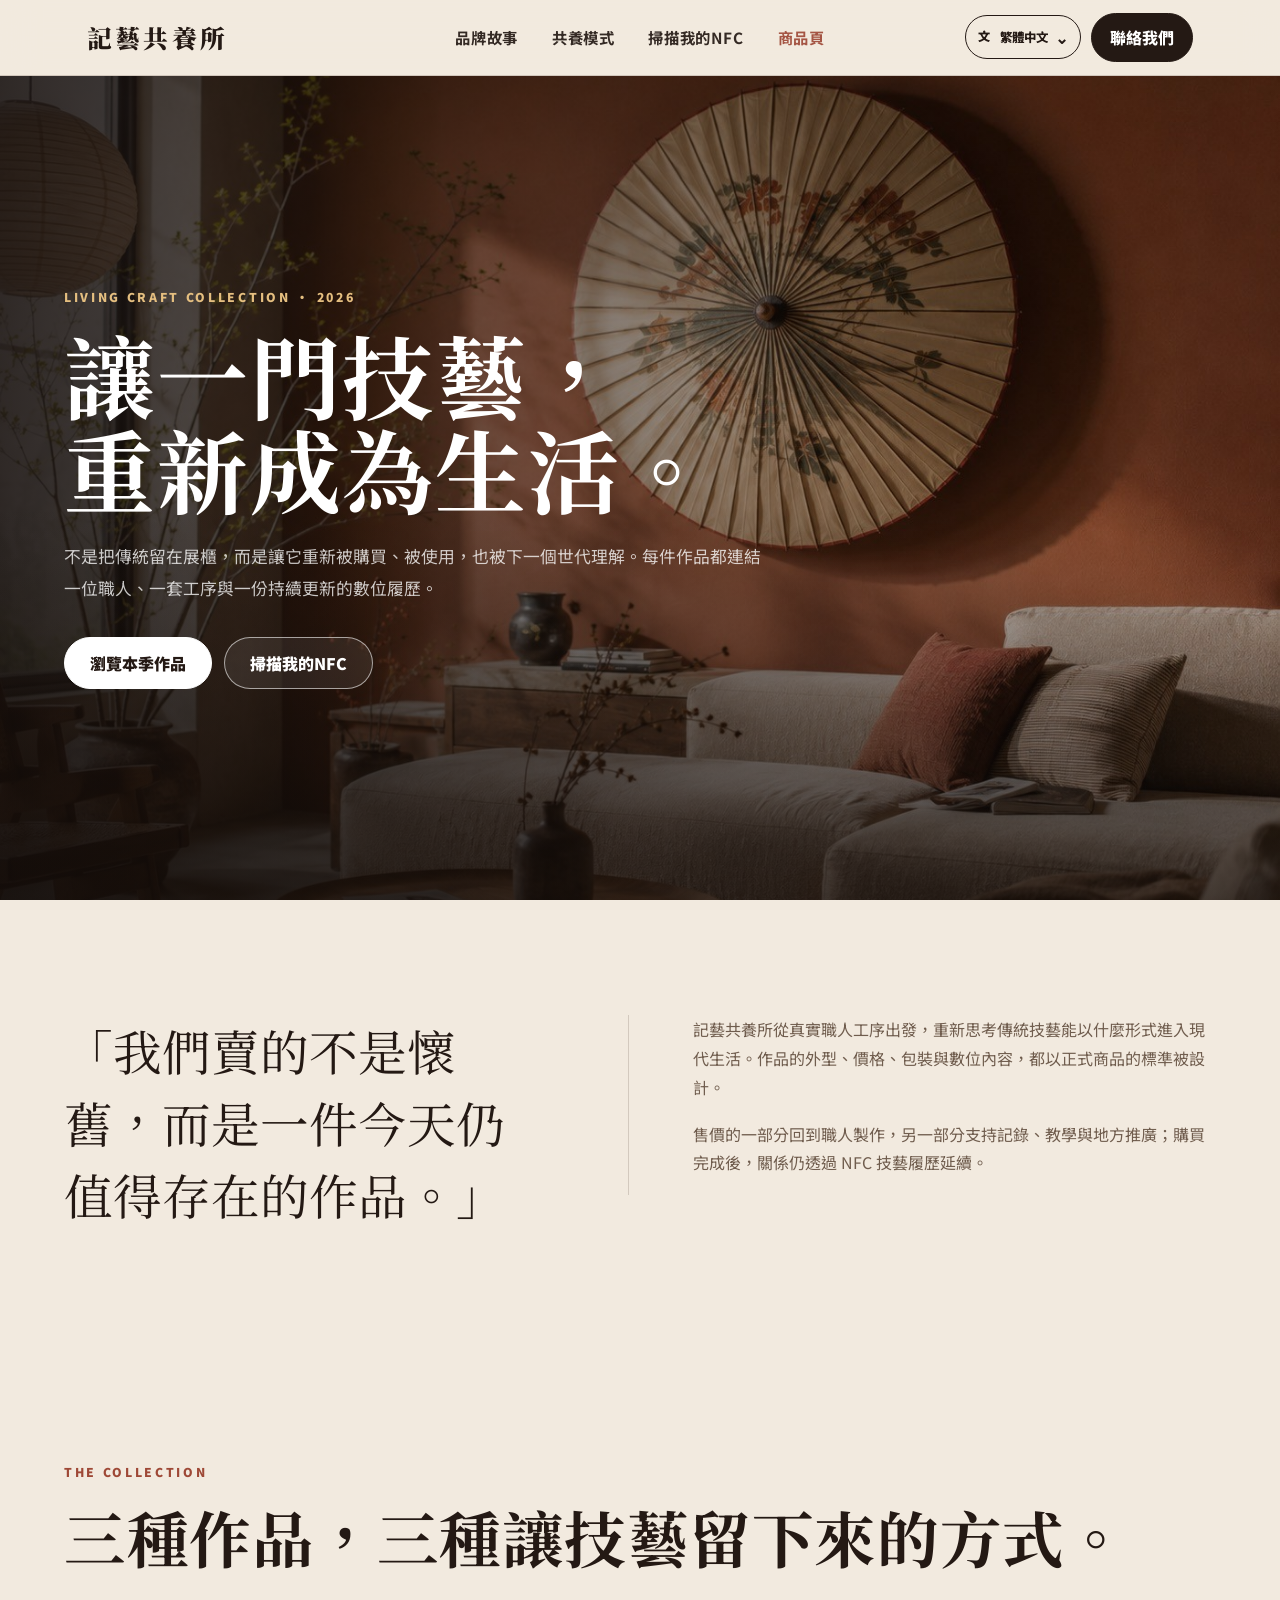
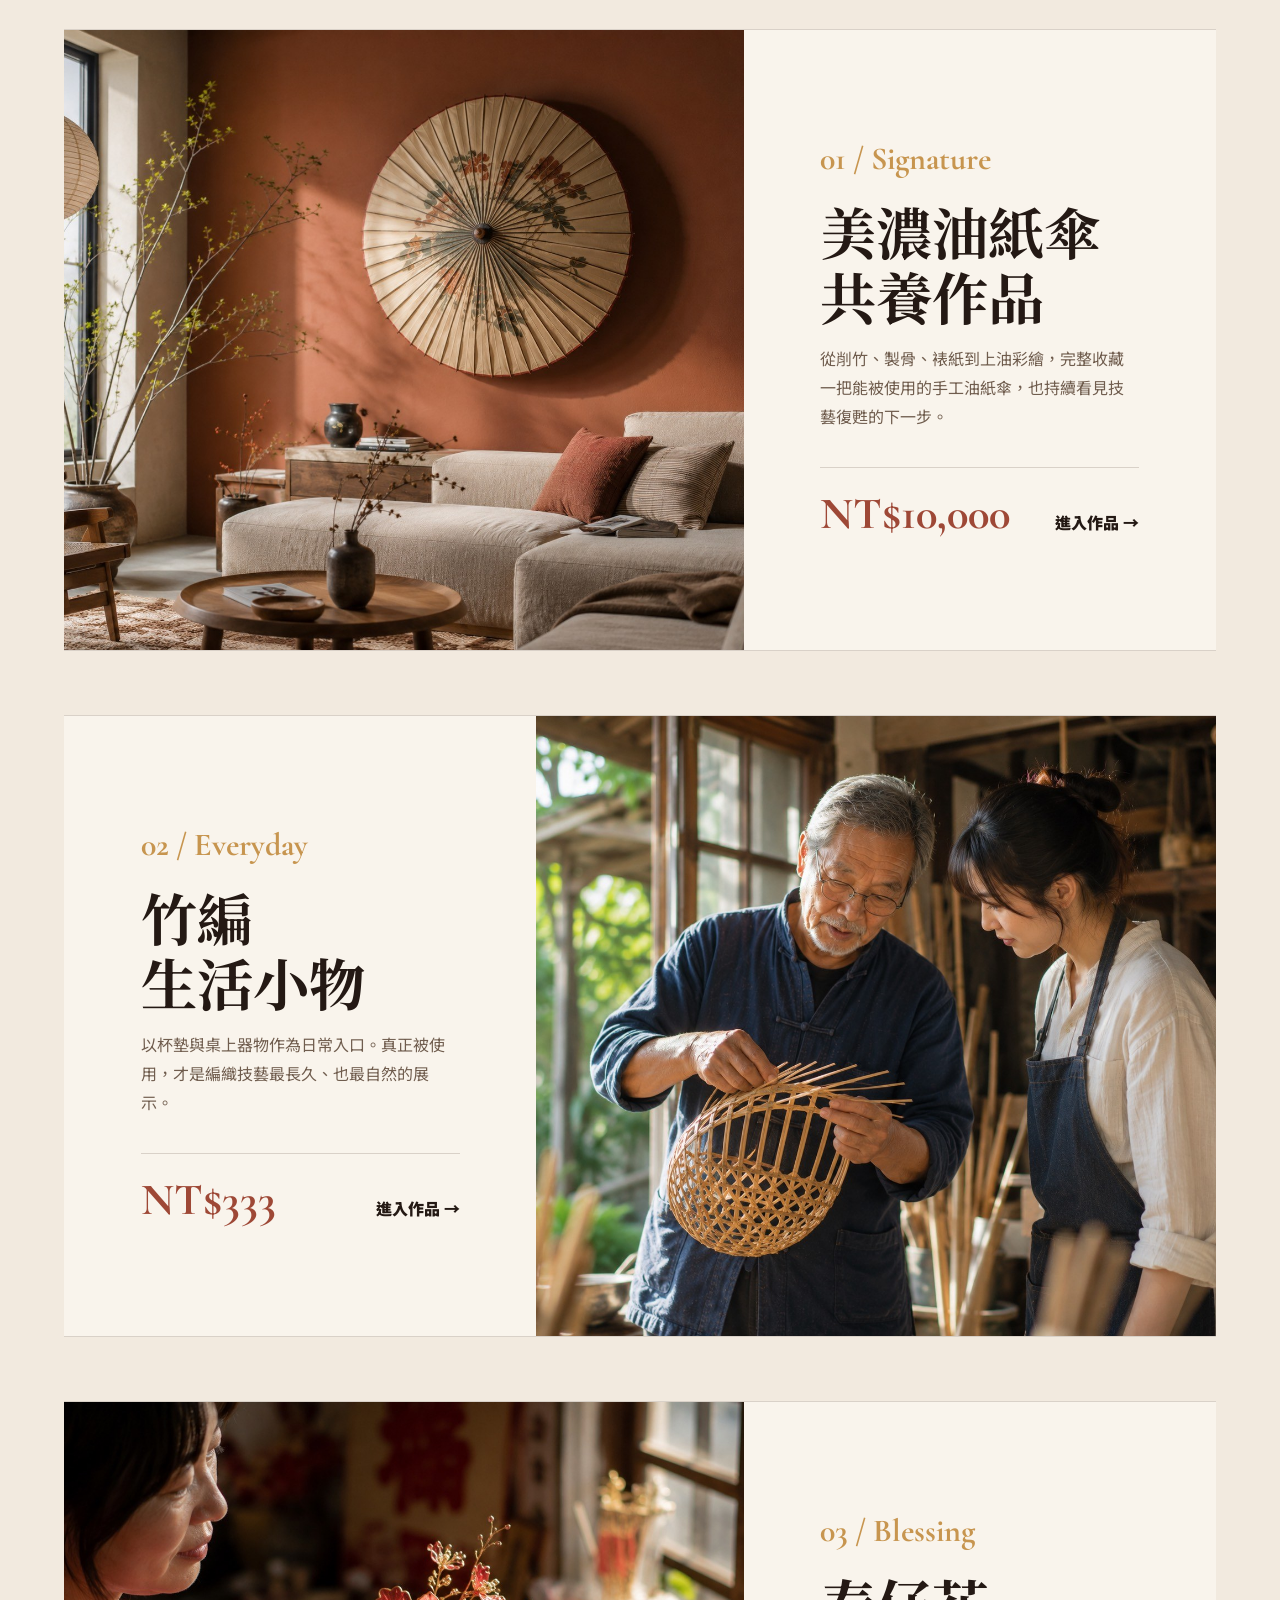
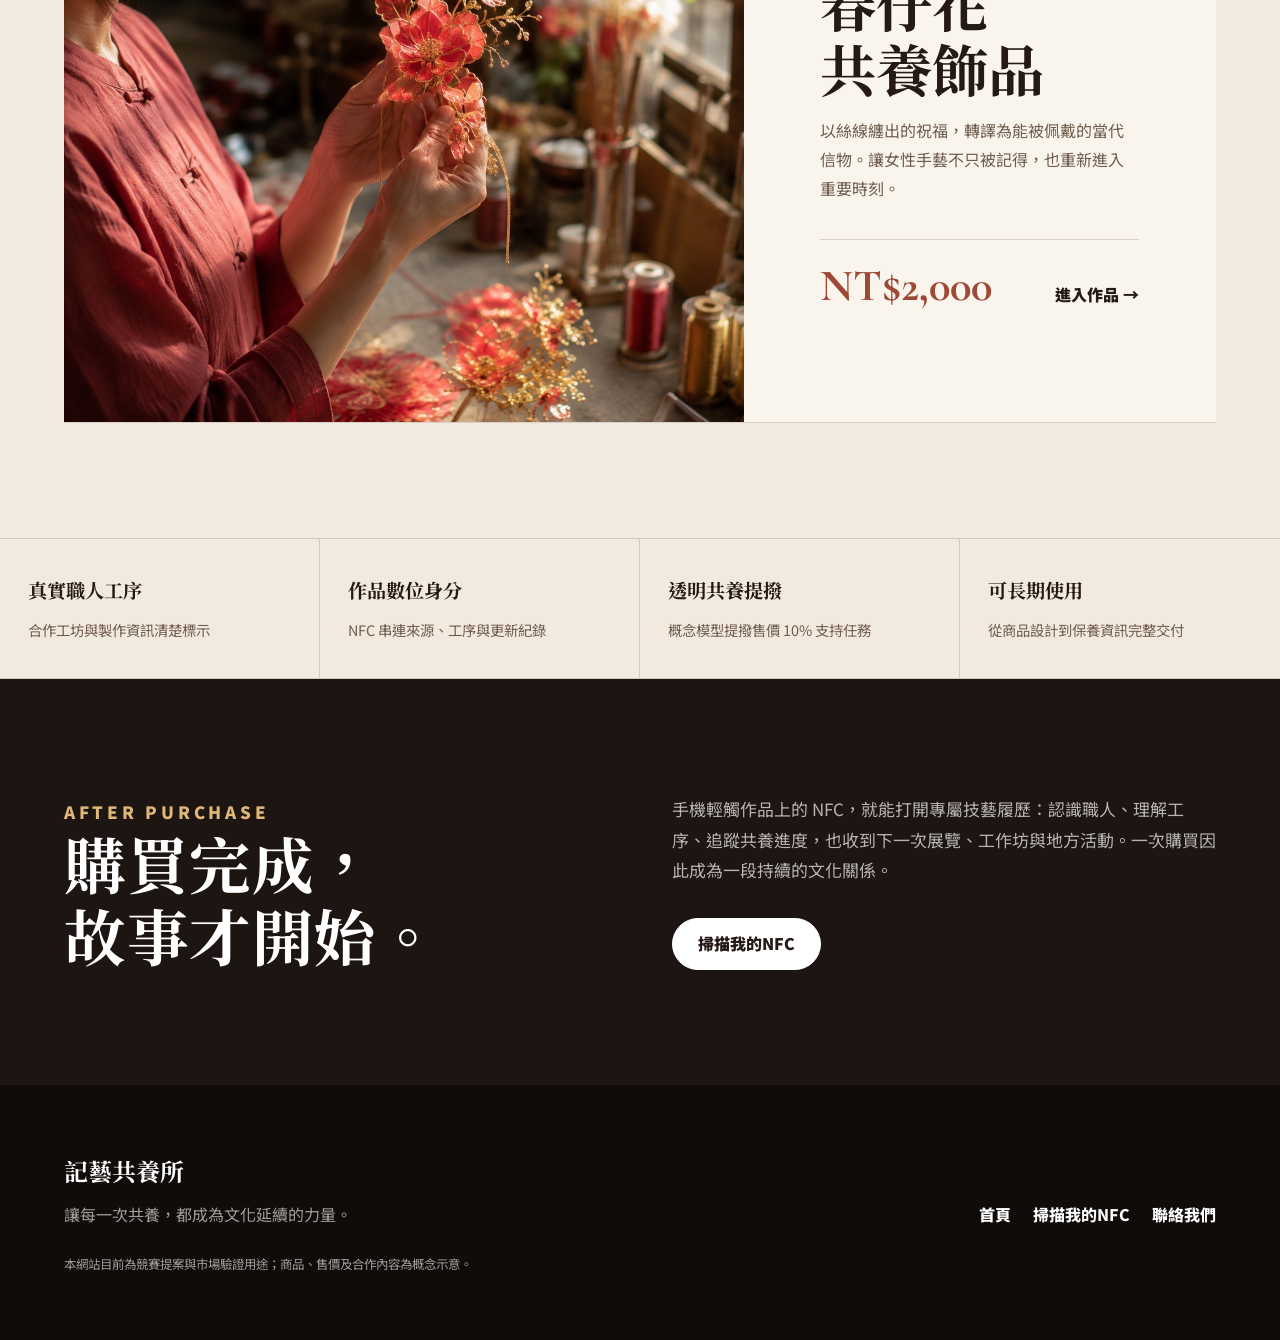
<file: products.html>
<!DOCTYPE html>
<html lang="zh-Hant">
<head>
  <meta charset="UTF-8">
  <meta name="viewport" content="width=device-width,initial-scale=1">
  <meta name="description" content="記藝共養所商品系列，讓台灣工藝重新回到生活。">
  <title>共養商品｜記藝共養所</title>
  <link href="https://fonts.googleapis.com/css2?family=Noto+Serif+TC:wght@500;700;900&family=Noto+Sans+TC:wght@300;400;500;700;900&family=Cormorant+Garamond:wght@500;600;700&display=swap" rel="stylesheet">
<style data-jiyi-v5>

:root{
  --cream:#F5EBDD;
  --paper:#FFF8EC;
  --paper-soft:#FAF0DF;
  --ink:#2D1F16;
  --ink-soft:#6F5842;
  --muted:#9B846B;
  --line:#E2CFB3;
  --gold:#C99B57;
  --sage:#6C7C61;
  --brick:#B45F45;
  --black:#12100E;
  --white:#FFFFFF;
  --shadow:0 24px 70px rgba(45,31,22,.16);
  --radius-xl:44px;
  --radius-lg:30px;
}
*{box-sizing:border-box}
html{scroll-behavior:smooth}
body{
  margin:0;
  font-family:"Noto Sans TC", sans-serif;
  background:var(--cream);
  color:var(--ink);
  line-height:1.8;
  overflow-x:hidden;
}
h1,h2,h3,.logo,.serif{font-family:"Noto Serif TC", serif}
a{color:inherit;text-decoration:none}
img{width:100%;display:block}
::selection{background:rgba(201,155,87,.35)}

.navbar{
  position:fixed;
  top:0;
  width:100%;
  height:92px;
  padding:0 6.8vw;
  display:grid;
  grid-template-columns:1fr auto 1fr;
  align-items:center;
  z-index:9999;
  color:white;
  transition:background .35s ease,color .35s ease,height .35s ease,box-shadow .35s ease;
}
.navbar.scrolled,.navbar.solid{
  height:76px;
  color:var(--ink);
  background:rgba(245,235,221,.94);
  backdrop-filter:blur(18px);
  box-shadow:0 10px 30px rgba(45,31,22,.08);
}
.logo{
  font-weight:900;
  font-size:1.55rem;
  letter-spacing:.13em;
  text-shadow:0 2px 14px rgba(0,0,0,.22);
}
.navbar.scrolled .logo,.navbar.solid .logo{text-shadow:none}
.nav-center{
  display:flex;
  justify-content:center;
  gap:34px;
  font-size:.96rem;
  font-weight:700;
  letter-spacing:.04em;
}
.nav-center a{opacity:.92;transition:.25s}
.nav-center a:hover{color:var(--gold)}
.nav-right{display:flex;justify-content:flex-end}
.nav-pill{
  border:1px solid currentColor;
  border-radius:999px;
  padding:9px 18px;
  font-weight:800;
}
.mobile-menu-btn{
  display:none;
  border:0;
  background:transparent;
  color:inherit;
  font-size:1.4rem;
}

.hero{
  min-height:100vh;
  position:relative;
  color:white;
  display:flex;
  align-items:center;
  overflow:hidden;
  background:
    linear-gradient(90deg,rgba(0,0,0,.74) 0%,rgba(0,0,0,.52) 38%,rgba(0,0,0,.14) 72%,rgba(0,0,0,.03) 100%),
    url("[data-uri]") center center / cover no-repeat;
}
.hero::before{
  content:"";
  position:absolute;
  inset:0;
  background:
    radial-gradient(circle at 18% 52%,rgba(180,95,69,.2),transparent 34%),
    linear-gradient(to bottom,rgba(0,0,0,.18),transparent 24%),
    linear-gradient(to top,rgba(0,0,0,.58),transparent 36%);
  pointer-events:none;
}
.hero-content{
  position:relative;
  z-index:2;
  width:min(840px,88vw);
  margin-left:6.8vw;
  padding-top:80px;
}
.eyebrow{
  font-family:"Cormorant Garamond", serif;
  color:rgba(143,164,132,.98);
  font-size:1.08rem;
  font-weight:700;
  letter-spacing:.28em;
  text-transform:uppercase;
  margin-bottom:30px;
}
.hero h1{
  margin:0;
  font-size:clamp(3.5rem,7vw,7.6rem);
  line-height:1.12;
  letter-spacing:.045em;
  text-shadow:0 4px 28px rgba(0,0,0,.34);
}
.hero p{
  max-width:670px;
  margin:34px 0 40px;
  color:rgba(255,255,255,.82);
  font-size:1.08rem;
  letter-spacing:.04em;
}
.btn-row{display:flex;gap:16px;flex-wrap:wrap}
.btn{
  display:inline-block;
  border:1px solid currentColor;
  background:transparent;
  color:inherit;
  border-radius:999px;
  padding:13px 28px;
  font-weight:900;
  letter-spacing:.04em;
  transition:.28s ease;
  cursor:pointer;
}
.btn:hover{transform:translateY(-3px);box-shadow:0 18px 45px rgba(0,0,0,.18)}
.btn.white{background:white;color:var(--ink);border-color:white}
.btn.dark{background:var(--ink);color:white;border-color:var(--ink)}
.btn.ghost-white{background:rgba(255,255,255,.06);backdrop-filter:blur(10px);color:white;border-color:rgba(255,255,255,.82)}
.scroll-indicator{
  position:absolute;left:6.8vw;bottom:34px;z-index:2;display:flex;gap:12px;align-items:center;
  color:rgba(255,255,255,.78);font-size:.82rem;letter-spacing:.14em;text-transform:uppercase;
}
.scroll-line{width:54px;height:1px;background:rgba(255,255,255,.62)}

section{padding:108px 6.8vw}
.page-content{padding:132px 6.8vw 108px}
.section-head{max-width:850px;margin-bottom:48px}
.section-head.center{text-align:center;margin-left:auto;margin-right:auto}
.label{color:var(--sage);font-weight:900;letter-spacing:.18em;font-size:.82rem;text-transform:uppercase;margin-bottom:14px}
.section-head h1,.section-head h2{
  margin:0 0 18px;
  font-size:clamp(2.15rem,4.2vw,4.4rem);
  line-height:1.22;
  letter-spacing:.035em;
}
.section-head p{margin:0;color:var(--ink-soft);font-size:1.02rem}
.two-col{display:grid;grid-template-columns:1fr 1fr;gap:64px;align-items:center}
.image-card,.placeholder-img{
  border-radius:var(--radius-xl);
  min-height:520px;
  overflow:hidden;
  background:
    linear-gradient(rgba(255,255,255,.58),rgba(255,255,255,.58)),
    repeating-linear-gradient(45deg,#EAD8BB 0,#EAD8BB 16px,#F7EAD6 16px,#F7EAD6 32px);
  border:2px dashed #C8B492;
  display:grid;
  place-items:center;
  text-align:center;
  color:var(--muted);
  padding:30px;
  font-weight:900;
  box-shadow:var(--shadow);
}
.image-card img,.placeholder-img img,.product-img img,.feature-img img,.screen-photo img,.detail-image img{
  width:100%;
  height:100%;
  object-fit:cover;
}
.text-panel{
  background:var(--paper);
  border:1px solid var(--line);
  border-radius:var(--radius-xl);
  padding:52px;
  box-shadow:var(--shadow);
}
.lead-quote{
  font-family:"Noto Serif TC", serif;
  font-size:1.8rem;
  line-height:1.55;
  letter-spacing:.04em;
  color:var(--ink);
  margin:0 0 26px;
}
.text-panel p{color:var(--ink-soft)}
.cards{display:grid;grid-template-columns:repeat(3,1fr);gap:28px}
.card{
  background:var(--paper);
  border:1px solid var(--line);
  border-radius:var(--radius-lg);
  padding:34px;
  box-shadow:var(--shadow);
  transition:.3s ease;
}
.card:hover{transform:translateY(-8px)}
.card-num{
  width:42px;height:42px;border-radius:50%;display:grid;place-items:center;background:var(--brick);color:white;font-weight:900;margin-bottom:20px;
}
.card h3{margin:0 0 12px;font-size:1.6rem;line-height:1.35}
.card p{color:var(--ink-soft);margin:0}
.dark-band{background:var(--black);color:white;position:relative;overflow:hidden}
.dark-band::before{
  content:"";position:absolute;inset:auto -20% -40% 40%;width:580px;height:580px;border-radius:50%;
  background:radial-gradient(circle,rgba(201,155,87,.22),transparent 65%);
}
.dark-band .section-head p,.dark-band .card p{color:rgba(255,255,255,.68)}
.dark-band .card{background:rgba(255,255,255,.07);border-color:rgba(255,255,255,.14);box-shadow:none}
.dark-band .card-num{background:#EBC878;color:var(--ink)}
.showcase{display:grid;grid-template-columns:.95fr 1.05fr;gap:64px;align-items:center}
.phone{width:min(390px,100%);margin:auto;background:#2B211A;border-radius:48px;padding:18px;box-shadow:0 35px 90px rgba(0,0,0,.28)}
.screen{min-height:610px;background:var(--paper);border-radius:34px;padding:26px}
.screen-photo{
  height:155px;border-radius:24px;border:2px dashed #C8B492;background:#EAD8BB;display:grid;place-items:center;
  text-align:center;color:var(--muted);font-weight:900;margin-bottom:20px;overflow:hidden;
}
.screen h3{margin:0 0 16px;font-size:1.35rem}
.info-row{padding:13px 0;border-bottom:1px solid var(--line);color:var(--ink-soft);font-size:.95rem}
.langs{display:flex;gap:8px;flex-wrap:wrap;margin-top:18px}
.langs span{background:#EADBC5;border-radius:999px;padding:5px 10px;font-size:.8rem;color:var(--ink-soft)}
.stats{display:grid;grid-template-columns:repeat(4,1fr);gap:18px}
.stat{
  background:var(--paper);border:1px solid var(--line);border-radius:var(--radius-lg);padding:32px 22px;text-align:center;box-shadow:var(--shadow)
}
.stat strong{display:block;font-family:"Cormorant Garamond",serif;font-size:3.2rem;line-height:1;color:var(--brick)}
.stat span{color:var(--ink-soft)}
.featured-crafts{display:grid;grid-template-columns:1.1fr .9fr;gap:28px}
.feature-large,.feature-small{
  min-height:560px;border-radius:var(--radius-xl);background:var(--paper);border:1px solid var(--line);box-shadow:var(--shadow);
  overflow:hidden;display:flex;flex-direction:column;
}
.feature-small-wrap{display:grid;gap:28px}
.feature-small{min-height:266px}
.feature-img{
  flex:1;min-height:260px;background:
    linear-gradient(rgba(255,255,255,.55),rgba(255,255,255,.55)),
    repeating-linear-gradient(45deg,#EAD8BB 0,#EAD8BB 16px,#F7EAD6 16px,#F7EAD6 32px);
  border-bottom:1px solid var(--line);display:grid;place-items:center;text-align:center;color:var(--muted);font-weight:900;overflow:hidden;
}
.feature-content{padding:28px}
.feature-content h3{font-size:1.75rem;margin:0 0 8px}
.feature-content p{color:var(--ink-soft);margin:0}
.product-grid{display:grid;grid-template-columns:repeat(3,1fr);gap:30px}
.product-card{
  background:var(--paper);border:1px solid var(--line);border-radius:var(--radius-xl);padding:22px;box-shadow:var(--shadow);transition:.3s ease;
}
.product-card:hover{transform:translateY(-8px)}
.product-img{
  height:280px;border-radius:30px;border:2px dashed #C8B492;background:#EAD8BB;display:grid;place-items:center;text-align:center;
  color:var(--muted);font-weight:900;overflow:hidden;
}
.product-card h3{font-size:1.55rem;margin:20px 0 8px}
.product-card p{color:var(--ink-soft)}
.price{color:var(--brick);font-weight:900;font-size:1.22rem;margin:16px 0 10px}
.progress{height:10px;border-radius:999px;overflow:hidden;background:#E9DAC3;margin:14px 0 8px}
.progress span{display:block;height:100%;background:var(--sage)}
.meta{display:flex;justify-content:space-between;color:var(--muted);font-size:.88rem;margin-bottom:18px}
.detail-hero{display:grid;grid-template-columns:1fr 1fr;gap:64px;align-items:center}
.detail-image{
  min-height:620px;border-radius:var(--radius-xl);border:2px dashed #C8B492;background:#EAD8BB;display:grid;place-items:center;
  text-align:center;color:var(--muted);font-weight:900;box-shadow:var(--shadow);overflow:hidden;
}
.detail-info{background:var(--paper);border:1px solid var(--line);border-radius:var(--radius-xl);padding:48px;box-shadow:var(--shadow)}
.detail-info h1{font-size:clamp(2.2rem,4vw,4.2rem);line-height:1.2;margin:0 0 20px}
.detail-info p{color:var(--ink-soft)}
.info-grid{display:grid;grid-template-columns:repeat(3,1fr);gap:24px;margin-top:54px}
.plan-grid{display:grid;grid-template-columns:repeat(3,1fr);gap:28px}
.plan{background:var(--paper);border:1px solid var(--line);border-radius:var(--radius-xl);padding:38px;box-shadow:var(--shadow)}
.plan h3{font-size:1.65rem;margin:0 0 8px}
.amount{font-family:"Cormorant Garamond",serif;color:var(--brick);font-size:3rem;font-weight:700}
.plan ul{color:var(--ink-soft);padding-left:22px}
.form-box{width:min(700px,100%);background:var(--paper);border:1px solid var(--line);border-radius:var(--radius-xl);padding:42px;box-shadow:var(--shadow)}
input,select,textarea{
  width:100%;padding:15px 16px;margin-bottom:14px;border-radius:16px;border:1px solid #D8C5AA;background:#FFFDF7;font-family:inherit;font-size:1rem;
}
.back-link{display:inline-block;margin-bottom:32px;color:var(--ink-soft);font-weight:900}
.footer{background:#211812;color:white;padding:58px 6.8vw}
.footer p{color:#D8C7B1;max-width:920px}
.reveal{opacity:0;transform:translateY(30px);transition:opacity .8s ease,transform .8s ease}
.reveal.show{opacity:1;transform:translateY(0)}

@media(max-width:980px){
  .navbar{height:76px;padding:0 6vw}
  .nav-center,.nav-right{display:none}
  .mobile-menu-btn{display:block;justify-self:end}
  .navbar{grid-template-columns:1fr auto}
  .hero-content{margin-left:6vw;width:88vw}
  .hero h1{font-size:clamp(3rem,13vw,5.2rem)}
  section,.page-content{padding-left:6vw;padding-right:6vw}
  .two-col,.cards,.showcase,.stats,.featured-crafts,.product-grid,.detail-hero,.info-grid,.plan-grid{grid-template-columns:1fr}
  .image-card,.detail-image{min-height:380px}
}

/* =========================================================
   V5 — multilingual controls, NFC journey and plan details
   ========================================================= */
.image-card{min-height:0!important;aspect-ratio:4/3!important;padding:0!important}
.image-card img{display:block;width:100%;height:100%;object-fit:cover}

.language-control{position:relative;display:flex;align-items:center;margin-right:10px}
.navbar .logo{white-space:nowrap}
.language-control::before{content:"文";position:absolute;left:13px;top:50%;transform:translateY(-50%);font-weight:900;font-size:.76rem;pointer-events:none}
.language-control select{appearance:none;width:auto;margin:0;min-width:116px;height:44px;padding:0 32px 0 34px;border:1px solid currentColor;border-radius:999px;background:transparent;color:inherit;font:800 .78rem/1 "Noto Sans TC",sans-serif;cursor:pointer}
.language-control::after{content:"⌄";position:absolute;right:13px;top:48%;transform:translateY(-50%);font-weight:900;pointer-events:none}
.market-v3 .navbar:not(.scrolled):not(.solid) .language-control select,.home-page .navbar:not(.scrolled) .language-control select{color:#fff}
.navbar.solid .language-control select,.navbar.scrolled .language-control select{color:var(--v3-ink,#241712)}

.nfc-v5{background:#f2eadf;color:var(--v3-ink)}
.nfc-flow{padding-top:76px;min-height:100vh}
.nfc-flow__progress{position:sticky;z-index:20;top:76px;display:flex;align-items:center;justify-content:center;padding:18px 24px;background:rgba(242,234,223,.94);backdrop-filter:blur(14px);border-bottom:1px solid var(--v3-line)}
.nfc-flow__progress span{display:grid;place-items:center;width:34px;height:34px;border:1px solid #b8a895;border-radius:50%;font:800 .7rem/1 "Noto Sans TC",sans-serif;color:#8b786a;background:#f2eadf;transition:.3s}
.nfc-flow__progress span.is-active{background:var(--v3-ink);border-color:var(--v3-ink);color:#fff}
.nfc-flow__progress span.is-done{background:var(--v3-gold);border-color:var(--v3-gold);color:#fff}
.nfc-flow__progress i{width:min(7vw,90px);height:1px;background:#cfc1b0}
.nfc-stage{display:none;min-height:calc(100vh - 150px);padding:0!important;animation:nfcStageIn .55s ease both}
.nfc-stage.is-active{display:grid}
@keyframes nfcStageIn{from{opacity:0;transform:translateY(12px)}to{opacity:1;transform:none}}

.nfc-scan{grid-template-columns:.92fr 1.08fr;background:#17100d;color:#fff}
.nfc-scan__copy{padding:clamp(50px,6vw,90px);display:flex;flex-direction:column;justify-content:center;align-items:flex-start}
.nfc-scan__copy h1{font-size:clamp(3.2rem,4.8vw,5.6rem);line-height:1.04;margin:18px 0 24px;letter-spacing:-.05em}
.nfc-scan__copy>p:not(.mv3-kicker){max-width:700px;color:#d9cdc3;font-size:1.1rem}
.nfc-scan .mv3-btn{border:1px solid #fff}
.nfc-scan .mv3-btn:first-child{background:#fff;color:#1b120f}
.nfc-scan .mv3-btn.line{background:transparent;color:#fff}
.nfc-scene{position:relative;display:grid;place-items:center;overflow:hidden;background:radial-gradient(circle at 50% 45%,#5f3427 0,#2c1b15 34%,#130d0b 70%)}
.nfc-phone{position:relative;z-index:3;width:min(42%,270px);aspect-ratio:.52;border:8px solid #050505;border-radius:42px;background:#050505;box-shadow:0 45px 80px #0009;transform:rotate(8deg)}
.nfc-phone::before{content:"";position:absolute;z-index:2;top:9px;left:50%;width:42%;height:22px;transform:translateX(-50%);border-radius:99px;background:#050505}
.nfc-phone__screen{height:100%;border-radius:32px;background:linear-gradient(145deg,#f4eadc,#cfb896);color:#241712;display:flex;flex-direction:column;align-items:center;justify-content:center;gap:18px}
.nfc-phone__screen span{display:grid;place-items:center;width:82px;height:82px;border:1px solid #8e7054;border-radius:50%;font:800 1.1rem/1 sans-serif}
.nfc-phone__screen b{font-size:1.35rem}.nfc-phone__screen small{letter-spacing:.1em}
.nfc-tag{position:absolute;z-index:2;bottom:12%;right:18%;display:grid;place-items:center;width:145px;aspect-ratio:1.55;border-radius:12px;background:#ead9bd;color:#9a6b2e;font-weight:900;box-shadow:0 18px 60px #0008;transform:rotate(-9deg)}
.nfc-rings{position:absolute;right:24%;bottom:25%;width:180px;height:180px}.nfc-rings i{position:absolute;inset:0;border:2px solid #e5b45a;border-radius:50%;animation:nfcPulse 2.2s infinite}.nfc-rings i:nth-child(2){animation-delay:.7s}.nfc-rings i:nth-child(3){animation-delay:1.4s}
@keyframes nfcPulse{0%{opacity:.9;transform:scale(.2)}100%{opacity:0;transform:scale(1.35)}}

.nfc-account{grid-template-columns:1.05fr .95fr;background:#18110e}
.nfc-auth-visual{position:relative;overflow:hidden;min-height:720px}.nfc-auth-visual img{width:100%;height:100%;object-fit:cover}.nfc-auth-visual::after{content:"";position:absolute;inset:0;background:linear-gradient(0deg,#170f0cdd 0,transparent 60%)}.nfc-auth-visual>div{position:absolute;z-index:2;left:8%;right:8%;bottom:8%;color:#fff}.nfc-auth-visual h2{font-size:clamp(2.4rem,4vw,4.8rem);line-height:1.1;margin:15px 0}
.nfc-auth-card{align-self:center;width:min(620px,82%);margin:auto;padding:clamp(35px,5vw,70px);background:#fffaf3;box-shadow:var(--v3-shadow)}
.nfc-auth-tabs{display:grid;grid-template-columns:1fr 1fr;border-bottom:1px solid var(--v3-line);margin-bottom:36px}.nfc-auth-tabs button{padding:16px;border:0;background:none;font-weight:900;color:#8d7a6c;cursor:pointer}.nfc-auth-tabs button.is-active{color:var(--v3-red);box-shadow:inset 0 -3px var(--v3-red)}
.nfc-auth-form{display:none}.nfc-auth-form.is-active{display:grid;gap:18px}.nfc-auth-form h2{font-size:2.4rem;margin:0}.nfc-auth-form p{margin:0 0 10px;color:var(--v3-copy)}.nfc-auth-form label{display:grid;gap:8px;font-weight:800}.nfc-auth-form input{width:100%;height:52px;border:1px solid var(--v3-line);background:#fff;padding:0 15px;font:inherit}.nfc-auth-form .mv3-btn{width:100%;margin-top:10px}

.nfc-welcome{place-content:center;text-align:center;padding:70px 24px;background:radial-gradient(circle at center,#efe0cc,#d8c0a2);min-height:calc(100vh - 150px)}
.nfc-welcome__mark{margin:0 auto 28px;display:grid;place-items:center;width:110px;height:110px;border:1px solid #9c7655;border-radius:50%;font:900 3.2rem/1 serif}
.nfc-welcome h1{max-width:950px;margin:12px auto 22px;font-size:clamp(3.2rem,6vw,7rem);line-height:1.05}.nfc-welcome>p:not(.mv3-kicker){max-width:760px;margin:0 auto 26px;color:var(--v3-copy);font-size:1.1rem}.nfc-welcome__id{display:flex;align-items:center;justify-content:center;gap:18px;margin:0 auto 34px;padding:16px 24px;border-block:1px solid #bba88e}.nfc-welcome__id span{font-size:.85rem;color:#705f52}

.nfc-guide{grid-template-columns:.7fr 1.3fr;gap:70px;padding:clamp(65px,8vw,120px);align-items:center;background:#f4ece1}.nfc-guide__heading h1{font-size:clamp(3rem,5.2vw,6rem);line-height:1.07;margin:16px 0}.nfc-guide__heading p:last-child{color:var(--v3-copy)}.nfc-guide__grid{display:grid;grid-template-columns:1fr 1fr;border:1px solid var(--v3-line)}.nfc-guide__grid article{padding:clamp(28px,4vw,55px);min-height:240px;background:#fffaf4;border:1px solid var(--v3-line)}.nfc-guide__grid span{font:700 2rem/1 "Cormorant Garamond",serif;color:var(--v3-gold)}.nfc-guide__grid h3{font-size:1.7rem;margin:24px 0 10px}.nfc-guide__grid p{color:var(--v3-copy)}.nfc-guide>.mv3-btn{grid-column:2;justify-self:start}

.nfc-passport-v5{display:none!important;background:#f3ebdf}.nfc-passport-v5.is-active{display:block!important}.passport-v5-hero{display:grid;grid-template-columns:.9fr 1.1fr;min-height:720px;background:#18110e;color:#fff}.passport-v5-hero>div{padding:clamp(60px,8vw,120px);align-self:center}.passport-v5-hero h1{font-size:clamp(4rem,7vw,8rem);line-height:1.02;margin:15px 0 30px}.passport-v5-hero p:not(.mv3-kicker){max-width:640px;color:#d8ccc2}.passport-v5-hero>img{width:100%;height:100%;object-fit:cover;min-height:720px}.passport-v5-tags{display:flex;flex-wrap:wrap;gap:10px;margin-top:30px}.passport-v5-tags span{padding:8px 12px;border:1px solid #ffffff55;border-radius:999px;font-size:.76rem}
.passport-v5-nav{position:sticky;z-index:12;top:145px;display:flex;justify-content:center;gap:35px;padding:18px;background:#fffaf4eF;backdrop-filter:blur(12px);border-bottom:1px solid var(--v3-line)}.passport-v5-nav a{color:var(--v3-ink);font-weight:900}
.passport-v5-section{width:min(1296px,90%);margin:0 auto;padding:clamp(80px,10vw,150px) 0}.passport-v5-section h2,.passport-v5-languages h2{font-size:clamp(3rem,5vw,6rem);line-height:1.08;margin:16px 0 28px}.passport-v5-section p{color:var(--v3-copy)}
.passport-story{display:grid;grid-template-columns:.85fr 1.15fr;gap:7vw;align-items:center}.passport-story>img{width:100%;height:620px;object-fit:cover}.artisan-card{display:grid;grid-template-columns:1fr 1fr;background:#fffaf4;padding:0!important;width:min(1296px,90%);box-shadow:var(--v3-shadow)}.artisan-card>img{width:100%;height:100%;min-height:630px;object-fit:cover}.artisan-card>div{padding:clamp(50px,7vw,100px);align-self:center}.artisan-card blockquote{margin:30px 0;padding-left:22px;border-left:3px solid var(--v3-gold);font:700 1.65rem/1.55 "Noto Serif TC",serif}
.passport-v5-heading{max-width:900px}.process-v5-list{margin-top:55px;border-top:1px solid var(--v3-line)}.process-v5-list article{display:grid;grid-template-columns:80px 1fr 130px;gap:24px;align-items:center;padding:28px 0;border-bottom:1px solid var(--v3-line)}.process-v5-list article>span{font:700 2.2rem/1 "Cormorant Garamond",serif;color:var(--v3-gold)}.process-v5-list h3{font-size:1.55rem;margin:0 0 6px}.process-v5-list p{margin:0}.process-v5-list time{font-size:.8rem;color:#8b786a}
.progress-v5{display:grid;grid-template-columns:.85fr 1.15fr;gap:8vw;align-items:start}.progress-v5-number{font:700 clamp(6rem,13vw,12rem)/.9 "Cormorant Garamond",serif;color:var(--v3-red)}.progress-v5 h2{font-size:clamp(2.5rem,4vw,4.6rem)}.progress-v5-bar{height:4px;margin-top:32px;background:#d9cbb9}.progress-v5-bar span{display:block;width:40%;height:100%;background:var(--v3-red)}.progress-v5 ol{list-style:none;padding:0;margin:0;border-top:1px solid var(--v3-line)}.progress-v5 li{display:grid;grid-template-columns:1fr auto;gap:20px;padding:30px 0;border-bottom:1px solid var(--v3-line)}.progress-v5 li b{font-size:1.3rem}.progress-v5 li span{color:#8b786a}.progress-v5 li.done span{color:#69765f}.progress-v5 li.active span{color:var(--v3-red);font-weight:900}
.passport-v5-languages{padding:clamp(70px,9vw,130px) max(5vw,calc((100% - 1296px)/2));display:grid;grid-template-columns:1fr 1fr;gap:8vw;align-items:center;background:#dfceb8}.passport-v5-languages>div:last-child{display:flex;flex-wrap:wrap;gap:12px}.passport-v5-languages span{padding:12px 18px;border:1px solid #a8947b;border-radius:999px;font-weight:900}.passport-v5-footer{padding:80px 5vw;display:flex;justify-content:center;gap:12px;background:#18110e}

.plans-v5-main{padding-top:76px;background:#f2eadf}.plans-v5-hero{padding:clamp(80px,10vw,150px) max(5vw,calc((100% - 1296px)/2));display:grid;grid-template-columns:1fr .75fr;gap:8vw;align-items:end;background:#19110e;color:#fff}.plans-v5-hero h1{font-size:clamp(3.5rem,6vw,7rem);line-height:1.04;margin:16px 0 24px}.plans-v5-hero>div>p:last-child{color:#d6c9bf}.plans-v5-hero aside{display:flex;align-items:center;justify-content:space-between;padding:24px;border-block:1px solid #ffffff55;font-weight:900}.plans-v5-hero aside i{font-style:normal;color:var(--v3-gold)}
.plans-v5-grid{width:min(1296px,90%);margin:0 auto;padding:clamp(70px,9vw,130px) 0;display:grid;grid-template-columns:repeat(3,1fr);gap:20px}.plan-v5-card{position:relative;padding:clamp(36px,4vw,58px);background:#fffaf4;border:1px solid var(--v3-line);display:flex;flex-direction:column;min-height:620px}.plan-v5-card.featured{background:#231713;color:#fff;transform:translateY(-20px)}.plan-v5-card.featured p,.plan-v5-card.featured li{color:#d9cdc3}.plan-v5-card h2{font-size:2.8rem;margin:16px 0}.plan-v5-price{display:flex;align-items:end;gap:10px;padding-bottom:25px;border-bottom:1px solid var(--v3-line)}.plan-v5-price b{font:700 3.8rem/1 "Cormorant Garamond",serif;color:var(--v3-red)}.featured .plan-v5-price b{color:#e7b75f}.plan-v5-card>p:not(.mv3-kicker){color:var(--v3-copy)}.plan-v5-card ul{padding-left:20px;display:grid;gap:14px;margin:26px 0 40px}.plan-v5-card .mv3-btn{margin-top:auto}.plan-v5-ribbon{position:absolute;right:18px;top:18px;padding:6px 10px;background:#e7b75f;color:#231713;border-radius:99px;font-size:.72rem;font-weight:900}.plans-v5-note{padding:clamp(70px,9vw,120px) max(5vw,calc((100% - 1296px)/2));display:grid;grid-template-columns:1fr 1fr;gap:8vw;background:#dfceb8}.plans-v5-note h2{font-size:clamp(3rem,5vw,5.6rem);line-height:1.08;margin:15px 0}.plans-v5-note p{color:var(--v3-copy)}

.plan-detail-main{padding-top:76px;background:#f3ebdf}.plan-detail-hero{display:grid;grid-template-columns:1.1fr .9fr;background:#19110e;color:#fff}.plan-detail-hero>div,.plan-detail-hero>aside{padding:clamp(55px,8vw,110px)}.plan-detail-hero h1{font-size:clamp(4rem,7vw,7.5rem);margin:15px 0}.plan-detail-hero>div>p:not(.mv3-kicker){color:#d8ccc2}.plan-detail-price{display:flex;align-items:end;gap:12px;margin-top:32px}.plan-detail-price b{font:700 5rem/1 "Cormorant Garamond",serif;color:#e7b75f}.plan-detail-hero>aside{background:#2b1d18;display:flex;flex-direction:column;justify-content:center}.plan-detail-hero aside>p{color:#e7b75f;font-weight:900}.plan-detail-hero aside h2{font-size:2.4rem;line-height:1.25}.plan-detail-steps{display:grid;gap:14px;margin-top:25px}.plan-detail-steps span{color:#7e6d62}.plan-detail-steps .done{color:#8faa84}.plan-detail-steps .active{color:#fff}
html[lang="en"] .plans-v5-hero h1{font-size:clamp(3.1rem,5vw,5.8rem)}
html[lang="en"] .passport-v5-hero h1{font-size:clamp(3.6rem,6vw,6.8rem)}
.plan-detail-content{width:min(1296px,90%);margin:0 auto;padding:clamp(70px,9vw,130px) 0;display:grid;grid-template-columns:1fr 390px;gap:8vw;align-items:start}.plan-detail-body{display:grid;gap:100px}.plan-detail-body h2{font-size:clamp(2.8rem,4vw,4.5rem);margin:12px 0 30px}.plan-detail-list{display:grid;gap:1px;background:var(--v3-line);border:1px solid var(--v3-line)}.plan-detail-benefit{display:grid;grid-template-columns:52px 1fr;gap:20px;padding:25px;background:#fffaf4}.plan-detail-benefit span{font:700 1.8rem/1 "Cormorant Garamond",serif;color:var(--v3-gold)}.plan-detail-benefit h3{margin:0 0 7px}.plan-detail-benefit p{margin:0;color:var(--v3-copy)}.plan-funds{display:grid;grid-template-columns:1fr 1fr;border:1px solid var(--v3-line)}.plan-funds div{display:grid;padding:28px;border:1px solid var(--v3-line)}.plan-funds b{font:700 3.5rem/1 "Cormorant Garamond",serif;color:var(--v3-red)}.plan-detail-caption{color:var(--v3-copy)}.plan-detail-notes{display:grid;gap:16px;padding-left:22px;color:var(--v3-copy)}
.plan-checkout-card{position:sticky;top:120px;padding:35px;background:#fffaf4;border:1px solid var(--v3-line);box-shadow:var(--v3-shadow)}.plan-checkout-card h2{font-size:2.2rem}.plan-checkout-price{display:flex;justify-content:space-between;align-items:end;padding:22px 0;border-block:1px solid var(--v3-line)}.plan-checkout-price b{font:700 2.7rem/1 "Cormorant Garamond",serif;color:var(--v3-red)}.plan-checkout-card label:not(.plan-agree){display:grid;gap:8px;margin:22px 0;font-weight:900}.plan-checkout-card select{height:48px;border:1px solid var(--v3-line);padding:0 12px;background:#fff;font:inherit}.plan-agree{display:flex;gap:10px;margin:22px 0;color:var(--v3-copy);font-size:.88rem}.plan-agree input{margin-top:4px}.plan-checkout-card .mv3-btn{width:100%;text-align:center}.plan-checkout-card .is-disabled{opacity:.45;pointer-events:none}.plan-back{display:block;text-align:center;margin-top:20px;color:var(--v3-ink);font-weight:900}

@media(max-width:1100px){
  .navbar .nav-right{gap:7px}.language-control select{min-width:104px}
  .nfc-scan,.nfc-account,.nfc-guide,.passport-v5-hero,.passport-story,.artisan-card,.progress-v5,.passport-v5-languages,.plans-v5-hero,.plans-v5-note,.plan-detail-hero{grid-template-columns:1fr}
  .nfc-scene{min-height:640px}.nfc-guide>.mv3-btn{grid-column:1}.passport-v5-nav{top:76px;overflow:auto;justify-content:flex-start}.passport-story>img{height:520px}.plans-v5-grid{grid-template-columns:1fr}.plan-v5-card.featured{transform:none}.plan-detail-content{grid-template-columns:1fr}.plan-checkout-card{position:static}
}
@media(max-width:760px){
  .language-control{margin:8px 18px 0}.language-control select{width:100%}.navbar.menu-open .language-control{display:flex}
  .nfc-flow{padding-top:72px}.nfc-flow__progress{top:72px;padding:12px}.nfc-flow__progress i{width:7vw}.nfc-flow__progress span{width:28px;height:28px}
  .nfc-scan__copy{padding:55px 22px}.nfc-scan__copy h1{font-size:3.6rem}.nfc-scene{min-height:500px}.nfc-phone{width:44%}.nfc-tag{width:110px;right:10%}
  .nfc-auth-visual{min-height:420px}.nfc-auth-card{width:100%;padding:35px 22px}.nfc-welcome h1{font-size:3.5rem}.nfc-welcome__id{flex-direction:column;gap:5px}.nfc-guide{padding:60px 18px;gap:40px}.nfc-guide__grid{grid-template-columns:1fr}.passport-v5-hero>div{padding:58px 22px}.passport-v5-hero h1{font-size:4rem}.passport-v5-hero>img{min-height:480px}.passport-v5-nav{top:72px}.passport-v5-section{width:calc(100% - 32px);padding:70px 0}.passport-v5-section h2,.passport-v5-languages h2{font-size:3rem}.passport-story>img{height:390px}.artisan-card{width:calc(100% - 32px)}.artisan-card>img{min-height:420px}.artisan-card>div{padding:38px 24px}.process-v5-list article{grid-template-columns:48px 1fr}.process-v5-list time{grid-column:2}.passport-v5-languages{padding:65px 22px}.passport-v5-footer{flex-direction:column}.passport-v5-footer .mv3-btn{width:100%;text-align:center}
  .plans-v5-hero{padding:70px 22px}.plans-v5-hero h1{font-size:3.7rem}.plans-v5-hero aside{display:grid;grid-template-columns:1fr auto;gap:12px}.plans-v5-hero aside i{display:none}.plans-v5-grid{width:calc(100% - 32px)}.plans-v5-note{padding:65px 22px}.plan-v5-card{min-height:0}.plan-detail-hero>div,.plan-detail-hero>aside{padding:55px 22px}.plan-detail-hero h1{font-size:4rem}.plan-detail-content{width:calc(100% - 32px)}.plan-funds{grid-template-columns:1fr}.plan-detail-price b{font-size:3.8rem}
}

.tag{
  display:inline-flex;
  width:max-content;
  border-radius:999px;
  background:#EFE2CE;
  color:var(--brick);
  padding:6px 12px;
  font-size:.8rem;
  font-weight:900;
  letter-spacing:.06em;
}
.purchase-hero{
  padding:0 0 74px;
  display:grid;
  grid-template-columns:1.25fr .75fr;
  gap:34px;
  align-items:end;
}
.purchase-hero h1,.nfc-unlocked h1{
  margin:0 0 22px;
  font-size:clamp(2.4rem,5vw,5.2rem);
  line-height:1.18;
  letter-spacing:.04em;
}
.purchase-hero p,.nfc-unlocked p{color:var(--ink-soft);font-size:1.05rem}
.purchase-note,.nfc-badge{
  background:var(--paper);
  border:1px solid var(--line);
  border-radius:var(--radius-xl);
  padding:34px;
  box-shadow:var(--shadow);
}
.purchase-note b,.nfc-badge strong{display:block;font-family:"Noto Serif TC",serif;font-size:1.55rem}
.purchase-note p{margin-bottom:0}
.shop-layout{
  display:grid;
  grid-template-columns:1.2fr .8fr .8fr;
  gap:28px;
  align-items:stretch;
}
.shop-card{
  background:var(--paper);
  border:1px solid var(--line);
  border-radius:var(--radius-xl);
  overflow:hidden;
  box-shadow:var(--shadow);
  display:flex;
  flex-direction:column;
}
.shop-card.featured{grid-row:span 2}
.shop-img{
  min-height:260px;
  background:#EAD8BB;
  display:grid;
  place-items:center;
  color:var(--muted);
  font-weight:900;
  overflow:hidden;
}
.shop-card.featured .shop-img{min-height:430px}
.shop-body{
  padding:30px;
  display:flex;
  flex-direction:column;
  flex:1;
}
.shop-body h2,.shop-body h3{margin:12px 0 10px}
.shop-body h2{font-size:2.15rem;line-height:1.25}
.shop-body p{color:var(--ink-soft)}
.purchase-info{
  display:grid;
  grid-template-columns:1fr 1fr;
  gap:12px;
  margin:20px 0 24px;
}
.purchase-info.compact{grid-template-columns:1fr}
.purchase-info div{
  background:#F3E7D4;
  border:1px solid var(--line);
  border-radius:22px;
  padding:16px;
}
.purchase-info small{display:block;color:var(--muted);font-weight:900}
.purchase-info strong{display:block;color:var(--ink);font-size:1.08rem}
.shop-body .btn{margin-top:auto;text-align:center}
.btn.outline{color:var(--ink);background:transparent;border-color:var(--line)}
.buy-hero{
  display:grid;
  grid-template-columns:1fr .85fr;
  gap:56px;
  align-items:center;
}
.buy-panel{
  background:var(--paper);
  border:1px solid var(--line);
  border-radius:var(--radius-xl);
  padding:48px;
  box-shadow:var(--shadow);
}
.buy-panel h1{font-size:clamp(2.3rem,4.5vw,4.4rem);line-height:1.16;margin:0 0 18px}
.buy-panel p{color:var(--ink-soft)}
.buy-price{
  color:var(--brick);
  font-family:"Cormorant Garamond",serif;
  font-size:3.5rem;
  font-weight:700;
  line-height:1;
  margin:26px 0;
}
.buy-actions{display:flex;gap:14px;flex-wrap:wrap}
.unlock-note{
  margin-top:22px;
  padding-top:18px;
  border-top:1px solid var(--line);
  font-weight:700;
}
.nfc-unlocked{
  padding:0 0 72px;
  display:grid;
  grid-template-columns:1.2fr .8fr;
  gap:32px;
  align-items:end;
}
.nfc-badge{
  background:linear-gradient(145deg,#2D1F16,#5E3426);
  color:white;
}
.nfc-badge span{display:block;color:#E3C38D;text-transform:uppercase;letter-spacing:.16em;font-size:.82rem;font-weight:900}
.nfc-badge strong{font-size:2.4rem;margin-top:8px}
.progress-section{padding-top:0}
.mission-card{
  background:var(--paper);
  border:1px solid var(--line);
  border-radius:var(--radius-xl);
  padding:42px;
  box-shadow:var(--shadow);
}
.mission-top{
  display:flex;
  justify-content:space-between;
  gap:18px;
  align-items:end;
  margin-bottom:18px;
}
.mission-top small{display:block;color:var(--muted);font-weight:900}
.mission-top strong{font-family:"Cormorant Garamond",serif;font-size:4rem;line-height:1;color:var(--brick)}
.mission-top span{color:var(--sage);font-weight:900}
.progress.large{height:18px;margin:20px 0 28px}
.mission-list{display:grid;gap:12px}
.mission{
  display:grid;
  grid-template-columns:56px 1fr auto;
  gap:18px;
  align-items:center;
  border:1px solid var(--line);
  border-radius:24px;
  padding:18px;
  background:#FFFDF7;
}
.mission b{
  width:46px;
  height:46px;
  border-radius:50%;
  display:grid;
  place-items:center;
  background:#EADBC5;
  color:var(--ink);
}
.mission p{margin:0;color:var(--ink);font-weight:900}
.mission span{color:var(--muted);font-weight:800}
.mission.done b{background:var(--sage);color:white}
.mission.done span{color:var(--sage)}
.mission.active{border-color:var(--gold);box-shadow:0 18px 42px rgba(201,155,87,.16)}
.mission.active b{background:var(--gold);color:white}
.story-grid{display:grid;grid-template-columns:repeat(3,1fr);gap:24px}
.story-card{
  background:var(--paper);
  border:1px solid var(--line);
  border-radius:var(--radius-xl);
  overflow:hidden;
  box-shadow:var(--shadow);
}
.story-card img{height:250px;object-fit:cover;background:#EAD8BB}
.story-card div{padding:26px}
.story-card span{color:var(--brick);font-weight:900;font-size:.85rem}
.story-card h3{margin:8px 0}
.story-card p{color:var(--ink-soft)}
.video-links{
  display:grid;
  grid-template-columns:repeat(3,1fr);
  gap:18px;
}
.video-links a{
  background:rgba(255,248,236,.1);
  border:1px solid rgba(255,255,255,.22);
  border-radius:28px;
  padding:24px;
  color:white;
  transition:.28s ease;
}
.video-links a:hover{transform:translateY(-5px);background:rgba(255,248,236,.16)}
.video-links b{display:block;font-family:"Noto Serif TC",serif;font-size:1.25rem;margin-bottom:8px}
.video-links span{color:#D8C7B1}

@media(max-width:980px){
  .purchase-hero,.shop-layout,.buy-hero,.nfc-unlocked,.story-grid,.video-links{grid-template-columns:1fr}
  .shop-card.featured{grid-row:auto}
  .purchase-info{grid-template-columns:1fr}
  .mission{grid-template-columns:46px 1fr}
  .mission span{grid-column:2}
}

/* Refined public-facing shop and NFC demo pages */
.shop-page,.item-page,.nfc-demo-page{background:linear-gradient(180deg,#F7ECDA 0%,#F1DFC5 100%)}
.shop-editorial{
  min-height:470px;
  padding:78px clamp(26px,6vw,88px);
  border-radius:56px;
  display:flex;
  flex-direction:column;
  justify-content:flex-end;
  color:white;
  overflow:hidden;
  position:relative;
  background:
    linear-gradient(90deg,rgba(30,20,13,.82),rgba(30,20,13,.42) 52%,rgba(30,20,13,.08)),
    url("../images/umbrella.jpg") center/cover no-repeat;
  box-shadow:var(--shadow);
  margin-bottom:42px;
}
.shop-editorial::after{
  content:"";
  position:absolute;
  inset:auto 0 0;
  height:42%;
  background:linear-gradient(0deg,rgba(30,20,13,.58),transparent);
}
.shop-editorial>*{position:relative;z-index:1}
.shop-kicker{
  font-family:"Cormorant Garamond",serif;
  color:#E6C58C;
  text-transform:uppercase;
  letter-spacing:.28em;
  font-weight:700;
  margin-bottom:14px;
}
.shop-editorial h1{
  max-width:860px;
  margin:0;
  font-size:clamp(2.8rem,6vw,6.4rem);
  line-height:1.08;
  letter-spacing:.04em;
  color:white;
}
.shop-editorial p{max-width:720px;color:rgba(255,255,255,.84);font-size:1.08rem}
.product-showcase{
  display:grid;
  grid-template-columns:1.25fr .75fr;
  gap:28px;
  align-items:stretch;
}
.product-feature,.quiet-product{
  background:rgba(255,248,236,.92);
  border:1px solid rgba(226,207,179,.92);
  border-radius:44px;
  overflow:hidden;
  box-shadow:var(--shadow);
  transition:.32s ease;
}
.product-feature:hover,.quiet-product:hover{transform:translateY(-7px)}
.product-feature{
  display:grid;
  grid-template-columns:1.08fr .92fr;
  min-height:680px;
}
.feature-photo,.item-photo,.story-photo,.nfc-object{
  background:#EAD8BB;
  overflow:hidden;
}
.feature-photo img,.item-photo img,.story-photo img,.nfc-object img,.quiet-product img{width:100%;height:100%;object-fit:cover}
.feature-copy{
  padding:52px;
  display:flex;
  flex-direction:column;
  justify-content:center;
}
.feature-copy span,.quiet-product span{
  color:var(--brick);
  text-transform:uppercase;
  letter-spacing:.16em;
  font-weight:900;
  font-size:.78rem;
}
.feature-copy h2{font-size:clamp(2.1rem,3.6vw,4rem);line-height:1.18;margin:14px 0}
.feature-copy p,.quiet-product p,.shop-philosophy p{color:var(--ink-soft)}
.shop-meta{
  border-top:1px solid var(--line);
  border-bottom:1px solid var(--line);
  padding:20px 0;
  margin:22px 0 26px;
}
.shop-meta b{display:block;color:var(--brick);font-size:1.45rem}
.shop-meta em{display:block;color:var(--muted);font-style:normal}
.product-pair{display:grid;gap:28px}
.quiet-product{
  display:grid;
  grid-template-columns:180px 1fr;
  min-height:326px;
}
.quiet-product div{padding:28px;display:flex;flex-direction:column;justify-content:center}
.quiet-product h3{font-size:1.55rem;line-height:1.25;margin:10px 0}
.quiet-product b{color:var(--brick);font-size:1.18rem}
.shop-philosophy{
  margin-top:34px;
  padding:44px;
  border-radius:36px;
  background:rgba(255,248,236,.62);
  border:1px solid var(--line);
  display:grid;
  grid-template-columns:.85fr 1.15fr;
  gap:28px;
  align-items:end;
}
.shop-philosophy h2{font-size:clamp(1.8rem,3vw,3rem);line-height:1.25;margin:0}
.item-hero{
  display:grid;
  grid-template-columns:1.1fr .9fr;
  gap:42px;
  align-items:stretch;
}
.item-photo,.item-summary{
  min-height:660px;
  border-radius:48px;
  box-shadow:var(--shadow);
  border:1px solid var(--line);
}
.item-summary{
  background:var(--paper);
  padding:56px;
  display:flex;
  flex-direction:column;
  justify-content:center;
}
.item-summary h1{font-size:clamp(2.4rem,4.8vw,4.7rem);line-height:1.12;margin:0 0 22px}
.item-summary p{color:var(--ink-soft);font-size:1.05rem}
.item-price{
  font-family:"Cormorant Garamond",serif;
  color:var(--brick);
  font-size:4rem;
  font-weight:700;
  line-height:1;
  margin:28px 0;
}
.item-actions{display:flex;gap:14px;flex-wrap:wrap}
.story-band{
  display:grid;
  grid-template-columns:1fr 1fr;
  gap:32px;
  align-items:stretch;
  padding-left:0;
  padding-right:0;
}
.story-copy,.story-photo{
  border-radius:44px;
  min-height:520px;
  box-shadow:var(--shadow);
}
.story-copy{
  background:var(--paper);
  border:1px solid var(--line);
  padding:54px;
  display:flex;
  flex-direction:column;
  justify-content:center;
}
.nfc-cover{
  display:grid;
  grid-template-columns:1fr .72fr;
  gap:34px;
  align-items:stretch;
  margin-bottom:72px;
}
.nfc-cover>div:first-child{
  min-height:560px;
  border-radius:54px;
  padding:64px;
  display:flex;
  flex-direction:column;
  justify-content:flex-end;
  color:white;
  background:
    linear-gradient(135deg,rgba(28,18,12,.94),rgba(78,45,33,.82)),
    radial-gradient(circle at 82% 18%,rgba(201,155,87,.32),transparent 32%);
  box-shadow:var(--shadow);
}
.nfc-cover h1{color:white;font-size:clamp(2.6rem,5.4vw,5.7rem);line-height:1.1;margin:0 0 20px}
.nfc-cover p{max-width:720px;color:rgba(255,255,255,.78);font-size:1.05rem}
.nfc-object{
  border-radius:54px;
  min-height:560px;
  border:1px solid var(--line);
  box-shadow:var(--shadow);
}
.mission-card.refined{
  max-width:1060px;
  margin:0 auto;
  background:rgba(255,248,236,.96);
}
.story-grid.refined{max-width:1180px;margin:0 auto}

@media(max-width:980px){
  .product-showcase,.product-feature,.shop-philosophy,.item-hero,.story-band,.nfc-cover{grid-template-columns:1fr}
  .shop-editorial{border-radius:34px;min-height:520px}
  .product-feature{min-height:auto}
  .feature-photo{min-height:360px}
  .quiet-product{grid-template-columns:1fr}
  .quiet-product img{height:240px}
  .item-photo,.item-summary,.story-copy,.story-photo,.nfc-object,.nfc-cover>div:first-child{min-height:420px;border-radius:34px}
  .feature-copy,.item-summary,.story-copy,.nfc-cover>div:first-child{padding:34px}
}

/* Unified cover-page visual language */
.shop-page,
.item-page,
.nfc-demo-page{
  background:
    radial-gradient(circle at 8% 12%,rgba(201,155,87,.18),transparent 28%),
    linear-gradient(180deg,#F5EBDD 0%,#EFE0C9 52%,#E8D5B9 100%);
}
.shop-page section,
.item-page section,
.nfc-demo-page section{
  max-width:1380px;
  margin-left:auto;
  margin-right:auto;
}
.shop-editorial,
.product-feature,
.quiet-product,
.shop-philosophy,
.item-photo,
.item-summary,
.story-copy,
.story-photo,
.nfc-cover>div:first-child,
.nfc-object,
.mission-card.refined,
.story-card{
  border-radius:var(--radius-xl);
  border:1px solid rgba(226,207,179,.92);
  box-shadow:0 28px 80px rgba(45,31,22,.15);
}
.shop-editorial{
  min-height:640px;
  padding:clamp(40px,6vw,86px);
  background:
    linear-gradient(90deg,rgba(18,16,14,.78) 0%,rgba(18,16,14,.48) 44%,rgba(18,16,14,.08) 100%),
    linear-gradient(0deg,rgba(18,16,14,.42),transparent 42%),
    url("../images/umbrella.jpg") center/cover no-repeat;
}
.shop-editorial h1,
.item-summary h1,
.nfc-cover h1{
  letter-spacing:.045em;
}
.shop-editorial p,
.item-summary p,
.nfc-cover p,
.feature-copy p,
.quiet-product p,
.story-copy p,
.story-card p{
  letter-spacing:.025em;
}
.shop-kicker,
.feature-copy span,
.quiet-product span,
.nfc-cover .label,
.label{
  font-family:"Cormorant Garamond","Noto Serif TC",serif;
}
.product-showcase{
  grid-template-columns:minmax(0,1.08fr) minmax(360px,.72fr);
  gap:34px;
  padding-top:0;
}
.product-feature{
  grid-template-columns:1fr;
  min-height:0;
  background:rgba(255,248,236,.96);
}
.feature-photo{
  height:430px;
  border-bottom:1px solid var(--line);
}
.feature-copy{
  padding:42px 44px 46px;
}
.feature-copy h2{
  font-size:clamp(2rem,3.2vw,3.4rem);
}
.product-pair{
  gap:34px;
}
.quiet-product{
  grid-template-columns:160px 1fr;
  min-height:286px;
  background:rgba(255,248,236,.92);
}
.quiet-product img{
  height:100%;
  min-height:286px;
}
.quiet-product div{
  padding:28px 30px;
}
.shop-meta{
  display:grid;
  grid-template-columns:auto 1fr;
  gap:18px;
  align-items:center;
  border-color:rgba(226,207,179,.95);
}
.shop-meta b{
  font-family:"Cormorant Garamond",serif;
  font-size:2.2rem;
  line-height:1;
}
.btn,
.product-feature button{
  min-height:50px;
  display:inline-flex;
  align-items:center;
  justify-content:center;
  width:max-content;
}
.product-feature button{
  border:0;
}
.btn.outline{
  background:rgba(255,248,236,.62);
  border-color:rgba(45,31,22,.22);
}
.shop-philosophy{
  background:linear-gradient(135deg,rgba(255,248,236,.88),rgba(250,240,223,.72));
  padding:52px;
  margin-top:42px;
}
.item-hero{
  gap:34px;
}
.item-photo{
  min-height:680px;
}
.item-summary{
  background:rgba(255,248,236,.96);
}
.story-band{
  padding-top:82px;
  padding-bottom:82px;
}
.story-photo{
  overflow:hidden;
}
.info-grid .card{
  background:rgba(255,248,236,.94);
  min-height:230px;
}
.nfc-cover{
  gap:34px;
}
.nfc-cover>div:first-child{
  background:
    linear-gradient(90deg,rgba(18,16,14,.86),rgba(45,31,22,.74)),
    radial-gradient(circle at 82% 18%,rgba(201,155,87,.32),transparent 34%);
}
.nfc-object{
  background:var(--paper);
  padding:18px;
}
.nfc-object img{
  border-radius:34px;
}
.mission-card.refined{
  padding:48px;
}
.mission{
  background:rgba(255,253,247,.9);
  border-radius:26px;
}
.story-grid.refined{
  gap:28px;
}
.story-card{
  background:rgba(255,248,236,.96);
}
.story-card img{
  height:280px;
}
.video-links a{
  min-height:170px;
  display:flex;
  flex-direction:column;
  justify-content:space-between;
  background:rgba(255,248,236,.08);
}
.detail-hero{
  gap:34px;
}
.detail-info{
  background:rgba(255,248,236,.96);
}
.detail-image,
.product-img,
.image-card,
.feature-img{
  border-style:solid;
}

@media(max-width:980px){
  .product-showcase,
  .shop-meta{
    grid-template-columns:1fr;
  }
  .quiet-product{
    grid-template-columns:1fr;
  }
  .quiet-product img{
    height:260px;
    min-height:260px;
  }
  .shop-editorial,
  .item-photo,
  .item-summary,
  .nfc-cover>div:first-child,
  .nfc-object{
    min-height:440px;
  }
  .feature-photo{
    height:330px;
  }
}

/* Accessible mobile navigation shared by the homepage and storefront pages. */
@media(max-width:980px){
  .navbar.menu-open{
    height:auto;
    min-height:76px;
    padding-top:15px;
    padding-bottom:18px;
    align-items:start;
    color:var(--ink);
    background:rgba(245,235,221,.98);
  }
  .navbar.menu-open .logo{padding-top:8px;text-shadow:none}
  .navbar.menu-open .nav-center{
    display:flex;
    grid-column:1 / -1;
    flex-direction:column;
    align-items:flex-start;
    gap:12px;
    padding:22px 0 8px;
  }
  .navbar.menu-open .nav-right{
    display:flex;
    grid-column:1 / -1;
    justify-content:flex-start;
  }
  .navbar.menu-open .mobile-nav-toggle{grid-column:2;grid-row:1}
}

/* =========================================================
   MARKET V3 — rebuilt from zero for products and NFC passport
   ========================================================= */
:root{
  --v3-bg:#f2eadf;
  --v3-paper:#fffdf8;
  --v3-ink:#241914;
  --v3-copy:#705d4e;
  --v3-red:#9e4836;
  --v3-gold:#c7954f;
  --v3-green:#5f705a;
  --v3-line:rgba(60,40,28,.17);
  --v3-shadow:0 28px 80px rgba(45,29,20,.13);
}

body.market-v3{background:var(--v3-bg);color:var(--v3-ink)}
.market-v3 .navbar{
  height:76px;color:var(--v3-ink);background:rgba(242,234,223,.94);
  border-bottom:1px solid var(--v3-line);backdrop-filter:blur(18px);box-shadow:none;
}
.market-v3 .logo{text-shadow:none}
.market-v3 .nav-center a[aria-current="page"]{color:var(--v3-red)}
.market-v3 .nav-pill{background:var(--v3-ink);border-color:var(--v3-ink);color:#fff}
.market-v3 .mobile-nav-toggle{
  display:none;width:44px;height:44px;border:1px solid var(--v3-line);border-radius:50%;
  background:rgba(255,253,248,.75);color:inherit;font-size:1.2rem;cursor:pointer;
}
.mv3-main{padding:76px 0 0;overflow:hidden}
.mv3-wrap{width:min(1320px,calc(100% - 10vw));margin-inline:auto}
.mv3-section{padding:clamp(88px,9vw,140px) 0}
.mv3-kicker{
  margin:0 0 18px;color:var(--v3-red);font-size:.76rem;font-weight:900;
  letter-spacing:.22em;text-transform:uppercase;
}
.mv3-title{margin:0;font-size:clamp(3.3rem,7.1vw,7.8rem);line-height:1.04;letter-spacing:.02em}
.mv3-heading{margin:0;font-size:clamp(2.4rem,4.8vw,5.2rem);line-height:1.16;letter-spacing:.025em}
.mv3-lead{max-width:700px;margin:24px 0 0;color:var(--v3-copy);font-size:1.05rem;line-height:1.95}
.mv3-actions{display:flex;flex-wrap:wrap;gap:12px;margin-top:32px}
.mv3-btn{
  min-height:52px;padding:13px 25px;border:1px solid var(--v3-ink);border-radius:999px;
  display:inline-flex;align-items:center;justify-content:center;gap:8px;
  background:var(--v3-ink);color:#fff;font-weight:900;line-height:1.2;transition:.25s ease;
}
.mv3-btn:hover{transform:translateY(-3px);box-shadow:0 16px 36px rgba(36,25,20,.18)}
.mv3-btn.light{background:#fff;border-color:#fff;color:var(--v3-ink)}
.mv3-btn.line{background:transparent;border-color:rgba(36,25,20,.32);color:var(--v3-ink)}
.mv3-btn.glass{background:rgba(255,255,255,.08);border-color:rgba(255,255,255,.58);color:#fff}

/* Collection landing */
.mv3-cover{
  min-height:calc(100vh - 76px);position:relative;display:flex;align-items:flex-end;color:#fff;
  background:linear-gradient(90deg,rgba(20,13,10,.88),rgba(20,13,10,.46) 52%,rgba(20,13,10,.08)),url("../images/umbrella.jpg") center/cover no-repeat;
}
.mv3-cover::after{content:"";position:absolute;inset:0;background:linear-gradient(0deg,rgba(18,12,9,.62),transparent 48%);pointer-events:none}
.mv3-cover__inner{position:relative;z-index:1;width:min(1320px,calc(100% - 10vw));margin:auto;padding:100px 0}
.mv3-cover .mv3-kicker{color:#e5bf80}
.mv3-cover .mv3-title{max-width:900px;color:#fff}
.mv3-cover .mv3-lead{color:rgba(255,255,255,.76)}
.mv3-intro{display:grid;grid-template-columns:.88fr 1.12fr;gap:clamp(50px,8vw,120px);align-items:start}
.mv3-intro__quote{margin:0;font-family:"Noto Serif TC",serif;font-size:clamp(2rem,3.8vw,4rem);line-height:1.48}
.mv3-intro__copy{border-left:1px solid var(--v3-line);padding-left:clamp(30px,5vw,72px)}
.mv3-intro__copy p{margin:0 0 18px;color:var(--v3-copy)}
.mv3-catalog{display:grid;gap:clamp(30px,5vw,72px)}
.mv3-product{
  min-height:620px;display:grid;grid-template-columns:1.18fr .82fr;border-top:1px solid var(--v3-line);
  border-bottom:1px solid var(--v3-line);background:rgba(255,253,248,.55);overflow:hidden;
}
.mv3-product:nth-child(even){grid-template-columns:.82fr 1.18fr}
.mv3-product:nth-child(even) .mv3-product__media{order:2}
.mv3-product__media{min-height:620px;overflow:hidden;background:#d9c8ae}
.mv3-product__media img{width:100%;height:100%;object-fit:cover;transition:transform .7s ease}
.mv3-product:hover .mv3-product__media img{transform:scale(1.025)}
.mv3-product__copy{padding:clamp(38px,6vw,88px);display:flex;flex-direction:column;justify-content:center}
.mv3-product__index{font:700 2rem/1 "Cormorant Garamond",serif;color:var(--v3-gold)}
.mv3-product h2{margin:24px 0 16px;font-size:clamp(2.5rem,4.4vw,5rem);line-height:1.15}
.mv3-product p{margin:0;color:var(--v3-copy)}
.mv3-product__foot{display:flex;align-items:end;justify-content:space-between;gap:24px;margin-top:36px;padding-top:24px;border-top:1px solid var(--v3-line)}
.mv3-price{color:var(--v3-red);font:700 clamp(2.3rem,3.5vw,3.8rem)/1 "Cormorant Garamond",serif}
.mv3-arrow{font-weight:900}
.mv3-promises{display:grid;grid-template-columns:repeat(4,1fr);border-block:1px solid var(--v3-line)}
.mv3-promise{padding:34px 28px;border-right:1px solid var(--v3-line)}
.mv3-promise:last-child{border-right:0}
.mv3-promise b{display:block;margin-bottom:8px;font-family:"Noto Serif TC",serif;font-size:1.2rem}
.mv3-promise span{color:var(--v3-copy);font-size:.9rem}
.mv3-manifesto{background:#1d1511;color:#fff}
.mv3-manifesto__inner{display:grid;grid-template-columns:.95fr 1.05fr;gap:clamp(50px,9vw,130px);align-items:end}
.mv3-manifesto .mv3-kicker{color:#dfb878}
.mv3-manifesto .mv3-heading{color:#fff}
.mv3-manifesto p{margin:0;color:rgba(255,255,255,.68);font-size:1.06rem}

/* Product detail */
.mv3-crumb{padding:30px 0;color:var(--v3-copy);font-size:.9rem;font-weight:800}
.mv3-detail-hero{display:grid;grid-template-columns:minmax(0,1.14fr) minmax(390px,.86fr);min-height:760px;border-block:1px solid var(--v3-line)}
.mv3-detail-photo{min-height:760px;background:#d9c8ae;overflow:hidden}
.mv3-detail-photo img{width:100%;height:100%;object-fit:cover}
.mv3-detail-copy{padding:clamp(46px,6vw,86px);background:var(--v3-paper);display:flex;flex-direction:column;justify-content:center}
.mv3-badges{display:flex;flex-wrap:wrap;gap:8px;margin-bottom:26px}
.mv3-badge{padding:6px 11px;border:1px solid var(--v3-line);border-radius:999px;color:var(--v3-red);font-size:.75rem;font-weight:900}
.mv3-detail-copy h1{margin:0;font-size:clamp(3.3rem,5.8vw,6.4rem);line-height:1.06}
.mv3-detail-copy>p{color:var(--v3-copy);margin:22px 0 0}
.mv3-detail-price{margin:32px 0;color:var(--v3-red);font:700 clamp(3.5rem,5vw,5rem)/1 "Cormorant Garamond",serif}
.mv3-detail-price small{display:block;margin-top:10px;color:var(--v3-copy);font:500 .8rem/1.5 "Noto Sans TC",sans-serif}
.mv3-includes{list-style:none;margin:0;padding:22px 0;border-block:1px solid var(--v3-line);display:grid;gap:11px}
.mv3-includes li{color:var(--v3-copy)}
.mv3-includes li::before{content:"—";margin-right:10px;color:var(--v3-red)}
.mv3-delivery{font-size:.84rem!important}
.mv3-facts{display:grid;grid-template-columns:repeat(4,1fr);border-bottom:1px solid var(--v3-line)}
.mv3-fact{padding:30px;border-right:1px solid var(--v3-line)}
.mv3-fact:last-child{border-right:0}
.mv3-fact small{display:block;color:var(--v3-copy)}
.mv3-fact strong{display:block;margin-top:6px;font-family:"Noto Serif TC",serif}
.mv3-story{display:grid;grid-template-columns:1fr 1fr;gap:clamp(40px,7vw,100px);align-items:center}
.mv3-story__photo{height:620px;overflow:hidden;border-radius:2px;background:#d9c8ae;box-shadow:var(--v3-shadow)}
.mv3-story__photo img{width:100%;height:100%;object-fit:cover}
.mv3-story__copy p{color:var(--v3-copy)}
.mv3-package{display:grid;grid-template-columns:.72fr 1.28fr;gap:clamp(48px,8vw,120px);align-items:start}
.mv3-package__list{border-top:1px solid var(--v3-line)}
.mv3-package__row{display:grid;grid-template-columns:64px 1fr;gap:22px;padding:28px 0;border-bottom:1px solid var(--v3-line)}
.mv3-package__row span{color:var(--v3-gold);font:700 2rem/1 "Cormorant Garamond",serif}
.mv3-package__row h3{margin:0 0 6px;font-size:1.35rem}
.mv3-package__row p{margin:0;color:var(--v3-copy)}
.mv3-impact{padding:clamp(60px,8vw,110px) 0;background:#e6d5bf}
.mv3-impact__inner{display:grid;grid-template-columns:1fr 1fr;gap:clamp(50px,8vw,110px);align-items:center}
.mv3-impact__stats{display:grid;grid-template-columns:repeat(2,1fr);gap:1px;background:rgba(36,25,20,.14)}
.mv3-impact__stat{padding:32px;background:#eadcc9}
.mv3-impact__stat strong{display:block;color:var(--v3-red);font:700 3.4rem/1 "Cormorant Garamond",serif}
.mv3-impact__stat span{color:var(--v3-copy);font-size:.86rem}
.mv3-end{padding:clamp(80px,10vw,150px) 0;text-align:center;background:#1d1511;color:#fff}
.mv3-end .mv3-heading{color:#fff;max-width:1000px;margin:auto}
.mv3-end .mv3-lead{margin-inline:auto;color:rgba(255,255,255,.68)}
.mv3-end .mv3-actions{justify-content:center}

/* NFC passport */
.mv3-passport-hero{min-height:calc(100vh - 76px);display:grid;grid-template-columns:1.05fr .95fr;background:#17110e;color:#fff}
.mv3-passport-copy{padding:clamp(50px,7vw,110px);display:flex;flex-direction:column;justify-content:center}
.mv3-passport-copy .mv3-kicker{color:#dfb878}
.mv3-passport-copy .mv3-title{color:#fff;font-size:clamp(3.5rem,6.5vw,7rem)}
.mv3-passport-copy .mv3-lead{color:rgba(255,255,255,.68)}
.mv3-passport-media{min-height:680px;overflow:hidden;background:#3a2a22}
.mv3-passport-media img{width:100%;height:100%;object-fit:cover}
.mv3-idstrip{display:grid;grid-template-columns:repeat(4,1fr);background:var(--v3-paper);border-bottom:1px solid var(--v3-line)}
.mv3-idstrip div{padding:28px 32px;border-right:1px solid var(--v3-line)}
.mv3-idstrip div:last-child{border-right:0}
.mv3-idstrip small{display:block;color:var(--v3-copy)}
.mv3-idstrip strong{display:block;margin-top:5px}
.mv3-mission{display:grid;grid-template-columns:.76fr 1.24fr;gap:clamp(50px,8vw,120px);align-items:start}
.mv3-progress{position:sticky;top:110px}
.mv3-progress__number{color:var(--v3-red);font:700 clamp(6rem,10vw,11rem)/.9 "Cormorant Garamond",serif}
.mv3-progress__bar{height:3px;margin-top:26px;background:#d9cbb7}
.mv3-progress__bar span{display:block;width:40%;height:100%;background:var(--v3-red)}
.mv3-timeline{border-left:1px solid var(--v3-line)}
.mv3-step{position:relative;padding:0 0 58px 46px}
.mv3-step::before{content:"";position:absolute;left:-7px;top:5px;width:13px;height:13px;border-radius:50%;background:var(--v3-bg);border:2px solid #ad9c88}
.mv3-step.done::before{background:var(--v3-green);border-color:var(--v3-green)}
.mv3-step.active::before{background:var(--v3-gold);border-color:var(--v3-gold);box-shadow:0 0 0 7px rgba(199,149,79,.16)}
.mv3-step small{color:var(--v3-red);font-weight:900;letter-spacing:.12em}
.mv3-step h3{margin:9px 0 6px;font-size:clamp(1.4rem,2.2vw,2rem)}
.mv3-step p{margin:0;color:var(--v3-copy)}
.mv3-journal{display:grid;gap:1px;background:var(--v3-line);border:1px solid var(--v3-line)}
.mv3-entry{display:grid;grid-template-columns:.9fr 1.1fr;min-height:390px;background:var(--v3-paper)}
.mv3-entry:nth-child(even){grid-template-columns:1.1fr .9fr}
.mv3-entry:nth-child(even) .mv3-entry__photo{order:2}
.mv3-entry__photo{overflow:hidden;background:#d9c8ae}
.mv3-entry__photo img{width:100%;height:100%;object-fit:cover}
.mv3-entry__copy{padding:clamp(36px,6vw,80px);display:flex;flex-direction:column;justify-content:center}
.mv3-entry time{color:var(--v3-red);font-size:.8rem;font-weight:900;letter-spacing:.12em}
.mv3-entry h3{margin:12px 0;font-size:clamp(2rem,3.2vw,3.5rem)}
.mv3-entry p{margin:0;color:var(--v3-copy)}
.mv3-access{display:grid;grid-template-columns:.9fr 1.1fr;gap:clamp(40px,8vw,110px);align-items:center}
.mv3-langs{display:flex;flex-wrap:wrap;gap:10px}
.mv3-langs span{padding:12px 18px;border:1px solid var(--v3-line);border-radius:999px;font-weight:800}

.mv3-footer{padding:64px 5vw;background:#100c0a;color:#fff}
.mv3-footer__inner{width:min(1320px,100%);margin:auto;display:grid;grid-template-columns:1fr 1fr;gap:40px;align-items:end}
.mv3-footer h2{margin:0 0 8px;color:#fff}
.mv3-footer p{margin:0;color:rgba(255,255,255,.6)}
.mv3-footer nav{display:flex;flex-wrap:wrap;justify-content:flex-end;gap:22px;font-weight:800}
.mv3-footer__note{margin-top:24px!important;font-size:.78rem}

@media(max-width:980px){
  .market-v3 .navbar{grid-template-columns:1fr auto;padding:0 5vw}
  .market-v3 .nav-center,.market-v3 .nav-right{display:none}
  .market-v3 .mobile-nav-toggle{display:grid;place-items:center;justify-self:end}
  .market-v3 .navbar.menu-open{height:auto;min-height:76px;padding-top:15px;padding-bottom:18px;align-items:start;background:var(--v3-bg)}
  .market-v3 .navbar.menu-open .nav-center{display:flex;grid-column:1/-1;flex-direction:column;align-items:flex-start;gap:12px;padding:22px 0 8px}
  .market-v3 .navbar.menu-open .nav-right{display:flex;grid-column:1/-1;justify-content:flex-start}
  .market-v3 .navbar.menu-open .mobile-nav-toggle{grid-column:2;grid-row:1}
  .mv3-intro,.mv3-manifesto__inner,.mv3-story,.mv3-package,.mv3-impact__inner,.mv3-mission,.mv3-access{grid-template-columns:1fr}
  .mv3-product,.mv3-product:nth-child(even){grid-template-columns:1fr}
  .mv3-product:nth-child(even) .mv3-product__media{order:0}
  .mv3-product__media{min-height:460px}
  .mv3-detail-hero,.mv3-passport-hero{grid-template-columns:1fr}
  .mv3-detail-photo{min-height:620px}
  .mv3-facts,.mv3-promises,.mv3-idstrip{grid-template-columns:repeat(2,1fr)}
  .mv3-fact:nth-child(2),.mv3-promise:nth-child(2),.mv3-idstrip div:nth-child(2){border-right:0}
  .mv3-progress{position:static}
}

@media(max-width:640px){
  .mv3-wrap,.mv3-cover__inner{width:calc(100% - 32px)}
  .mv3-section{padding:76px 0}
  .mv3-cover{min-height:720px;background-position:58% center}
  .mv3-cover__inner{padding:60px 0}
  .mv3-title{font-size:clamp(3rem,15vw,5.1rem)}
  .mv3-intro__copy{border-left:0;border-top:1px solid var(--v3-line);padding:30px 0 0}
  .mv3-product{min-height:0}
  .mv3-product__media{min-height:340px}
  .mv3-product__copy{padding:34px 24px}
  .mv3-product__foot{align-items:flex-start;flex-direction:column}
  .mv3-promises,.mv3-facts,.mv3-idstrip,.mv3-impact__stats{grid-template-columns:1fr}
  .mv3-promise,.mv3-fact,.mv3-idstrip div{border-right:0;border-bottom:1px solid var(--v3-line)}
  .mv3-detail-hero{border-top:0}
  .mv3-detail-photo{min-height:470px}
  .mv3-detail-copy{padding:38px 24px}
  .mv3-detail-copy h1{font-size:clamp(3.2rem,15vw,5rem)}
  .mv3-story__photo{height:440px}
  .mv3-package__row{grid-template-columns:48px 1fr}
  .mv3-passport-copy{padding:60px 24px}
  .mv3-passport-media{min-height:520px}
  .mv3-step{padding-left:32px}
  .mv3-entry,.mv3-entry:nth-child(even){grid-template-columns:1fr}
  .mv3-entry:nth-child(even) .mv3-entry__photo{order:0}
  .mv3-entry__photo{min-height:280px}
  .mv3-entry__copy{padding:32px 24px}
  .mv3-footer__inner{grid-template-columns:1fr}
  .mv3-footer nav{justify-content:flex-start}
}


/* Integrated storefront styles */
/* Competition storefront layer
   Keeps the homepage untouched while giving every sales/demo page one system. */
:root {
  --store-bg: #f4eadc;
  --store-surface: #fffaf2;
  --store-ink: #271b14;
  --store-copy: #715d4c;
  --store-line: rgba(93, 67, 47, .16);
  --store-brick: #a9523d;
  --store-gold: #c49a5b;
  --store-sage: #65735c;
  --store-radius: 32px;
  --store-shadow: 0 24px 70px rgba(55, 37, 25, .12);
}

body.storefront {
  background:
    radial-gradient(circle at 8% 10%, rgba(196, 154, 91, .16), transparent 25rem),
    var(--store-bg);
  color: var(--store-ink);
}

/* Store pages must remain complete even when intersection observers are slow or blocked. */
.storefront .reveal,
.storefront .reveal.show {
  opacity: 1;
  transform: none;
}

.storefront .navbar {
  height: 76px;
  color: var(--store-ink);
  background: rgba(244, 234, 220, .92);
  border-bottom: 1px solid var(--store-line);
  backdrop-filter: blur(18px);
  box-shadow: none;
}

.storefront .logo { text-shadow: none; }
.storefront .nav-center a[aria-current="page"] { color: var(--store-brick); }
.storefront .nav-pill { background: var(--store-ink); color: #fff; border-color: var(--store-ink); }

.mobile-nav-toggle {
  display: none;
  width: 44px;
  height: 44px;
  padding: 0;
  border: 1px solid var(--store-line);
  border-radius: 50%;
  background: rgba(255, 250, 242, .72);
  color: inherit;
  font-size: 1.2rem;
  cursor: pointer;
}

.store-main {
  width: min(1380px, calc(100% - 10vw));
  margin: 0 auto;
  padding: 124px 0 104px;
}

.store-main section { padding: 0; }
.store-section { margin-top: clamp(76px, 9vw, 132px); }
.store-section.narrow { width: min(1040px, 100%); margin-left: auto; margin-right: auto; }

.store-kicker {
  margin: 0 0 14px;
  color: var(--store-sage);
  font: 700 .78rem/1.3 "Noto Sans TC", sans-serif;
  letter-spacing: .2em;
  text-transform: uppercase;
}

.store-title {
  margin: 0;
  font-size: clamp(2.55rem, 5.6vw, 6.3rem);
  line-height: 1.1;
  letter-spacing: .025em;
}

.store-lead {
  max-width: 680px;
  margin: 24px 0 0;
  color: var(--store-copy);
  font-size: 1.04rem;
  line-height: 1.9;
}

.store-hero {
  min-height: 650px;
  padding: clamp(36px, 6vw, 86px);
  border: 1px solid rgba(255,255,255,.18);
  border-radius: 42px;
  box-shadow: var(--store-shadow);
  overflow: hidden;
  color: #fff;
  display: flex;
  align-items: flex-end;
  position: relative;
  background:
    linear-gradient(90deg, rgba(20, 14, 10, .82), rgba(20, 14, 10, .42) 56%, rgba(20, 14, 10, .1)),
    url("../images/umbrella.jpg") center / cover no-repeat;
}

.store-hero::after {
  content: "";
  position: absolute;
  inset: 0;
  background: linear-gradient(0deg, rgba(20,14,10,.58), transparent 48%);
  pointer-events: none;
}

.store-hero__copy { position: relative; z-index: 1; max-width: 860px; }
.store-hero .store-kicker { color: #e1c28d; }
.store-hero .store-title { color: #fff; }
.store-hero .store-lead { color: rgba(255,255,255,.82); }

.store-actions { display: flex; flex-wrap: wrap; gap: 12px; margin-top: 30px; }
.store-btn {
  min-height: 50px;
  padding: 12px 24px;
  border: 1px solid var(--store-ink);
  border-radius: 999px;
  display: inline-flex;
  align-items: center;
  justify-content: center;
  gap: 8px;
  background: var(--store-ink);
  color: #fff;
  font-weight: 800;
  line-height: 1.2;
  transition: transform .25s ease, box-shadow .25s ease, background .25s ease;
}
.store-btn:hover { transform: translateY(-3px); box-shadow: 0 16px 35px rgba(39,27,20,.18); }
.store-btn.light { background: #fff; border-color: #fff; color: var(--store-ink); }
.store-btn.outline { background: transparent; border-color: rgba(39,27,20,.3); color: var(--store-ink); }
.store-btn.glass { background: rgba(255,255,255,.08); border-color: rgba(255,255,255,.6); color: #fff; backdrop-filter: blur(8px); }

.store-proof {
  display: grid;
  grid-template-columns: repeat(4, 1fr);
  margin-top: 20px;
  border: 1px solid var(--store-line);
  border-radius: 24px;
  background: rgba(255,250,242,.72);
}
.store-proof div { padding: 20px 24px; border-right: 1px solid var(--store-line); }
.store-proof div:last-child { border-right: 0; }
.store-proof small { display: block; color: var(--store-copy); }
.store-proof strong { display: block; font-size: 1rem; }

.store-heading { max-width: 760px; margin-bottom: 34px; }
.store-heading.center { margin-left: auto; margin-right: auto; text-align: center; }
.store-heading h2 { margin: 0; font-size: clamp(2rem, 4vw, 4rem); line-height: 1.2; }
.store-heading p { color: var(--store-copy); margin: 16px 0 0; }

.collection-grid { display: grid; grid-template-columns: 1.15fr .85fr; gap: 24px; }
.collection-side { display: grid; gap: 24px; }
.craft-card {
  min-width: 0;
  border: 1px solid var(--store-line);
  border-radius: var(--store-radius);
  background: var(--store-surface);
  box-shadow: 0 18px 55px rgba(55,37,25,.09);
  overflow: hidden;
  transition: transform .3s ease, box-shadow .3s ease;
}
.craft-card:hover { transform: translateY(-6px); box-shadow: var(--store-shadow); }
.craft-card.featured { display: grid; grid-template-rows: minmax(390px, 1fr) auto; }
.craft-card.compact { display: grid; grid-template-columns: 42% 58%; min-height: 300px; }
.craft-card__media { overflow: hidden; background: #decbb1; }
.craft-card__media img { width: 100%; height: 100%; object-fit: cover; transition: transform .6s ease; }
.craft-card:hover .craft-card__media img { transform: scale(1.025); }
.craft-card__body { padding: clamp(26px, 3vw, 42px); display: flex; flex-direction: column; justify-content: center; }
.craft-card__eyebrow { color: var(--store-brick); font-size: .78rem; font-weight: 900; letter-spacing: .14em; text-transform: uppercase; }
.craft-card h2, .craft-card h3 { margin: 9px 0 10px; line-height: 1.3; }
.craft-card h2 { font-size: clamp(2rem, 3.3vw, 3.4rem); }
.craft-card h3 { font-size: 1.55rem; }
.craft-card p { margin: 0; color: var(--store-copy); }
.craft-card__meta { display: flex; align-items: end; justify-content: space-between; gap: 20px; margin-top: 24px; padding-top: 20px; border-top: 1px solid var(--store-line); }
.craft-card__price { color: var(--store-brick); font: 700 2rem/1 "Cormorant Garamond", serif; }
.craft-card__link { font-weight: 900; }

.store-main .value-band {
  padding: clamp(34px, 5vw, 62px);
  border-radius: var(--store-radius);
  color: #fff;
  background: linear-gradient(130deg, #231812, #4c2f24);
  display: grid;
  grid-template-columns: .85fr 1.15fr;
  gap: 48px;
  align-items: end;
}
.value-band h2 { color: #fff; margin: 0; font-size: clamp(2rem, 3.7vw, 3.8rem); line-height: 1.25; }
.value-band p { color: rgba(255,255,255,.72); margin: 0; }

.breadcrumb { margin-bottom: 28px; color: var(--store-copy); font-weight: 700; }
.breadcrumb a:hover { color: var(--store-brick); }
.product-detail { display: grid; grid-template-columns: minmax(0, 1.08fr) minmax(370px, .92fr); gap: 34px; align-items: stretch; }
.product-media, .product-summary {
  border: 1px solid var(--store-line);
  border-radius: 38px;
  box-shadow: var(--store-shadow);
  overflow: hidden;
}
.product-media { min-height: 680px; background: #decbb1; }
.product-media img { width: 100%; height: 100%; object-fit: cover; }
.product-summary { padding: clamp(34px, 5vw, 62px); background: rgba(255,250,242,.95); display: flex; flex-direction: column; justify-content: center; }
.product-tags { display: flex; flex-wrap: wrap; gap: 8px; margin-bottom: 20px; }
.product-tag { padding: 6px 12px; border-radius: 999px; background: #ecdfcb; color: var(--store-brick); font-size: .78rem; font-weight: 900; }
.product-summary h1 { margin: 0; font-size: clamp(2.5rem, 4.8vw, 5.1rem); line-height: 1.08; }
.product-summary__copy { color: var(--store-copy); margin: 22px 0 0; }
.product-price { margin: 28px 0 22px; color: var(--store-brick); font: 700 clamp(3rem, 5vw, 4.6rem)/1 "Cormorant Garamond", serif; }
.product-price small { display: block; margin-top: 8px; color: var(--store-copy); font: 500 .84rem/1.5 "Noto Sans TC", sans-serif; }
.included-list { list-style: none; padding: 20px 0; margin: 0; border-top: 1px solid var(--store-line); border-bottom: 1px solid var(--store-line); display: grid; gap: 10px; }
.included-list li { color: var(--store-copy); }
.included-list li::before { content: "✓"; margin-right: 10px; color: var(--store-sage); font-weight: 900; }
.purchase-note { margin-top: 18px; color: var(--store-copy); font-size: .88rem; }

.feature-grid { display: grid; grid-template-columns: repeat(3, 1fr); gap: 20px; }
.feature-tile { min-height: 220px; padding: 30px; border: 1px solid var(--store-line); border-radius: 26px; background: rgba(255,250,242,.78); }
.feature-tile__num { color: var(--store-gold); font: 700 2.2rem/1 "Cormorant Garamond", serif; }
.feature-tile h3 { margin: 22px 0 8px; font-size: 1.35rem; }
.feature-tile p { color: var(--store-copy); margin: 0; }

.editorial-split { display: grid; grid-template-columns: 1fr 1fr; gap: 24px; align-items: stretch; }
.editorial-photo, .editorial-copy { min-height: 520px; border-radius: var(--store-radius); overflow: hidden; box-shadow: var(--store-shadow); }
.editorial-photo img { width: 100%; height: 100%; object-fit: cover; }
.editorial-copy { padding: clamp(34px, 5vw, 58px); border: 1px solid var(--store-line); background: var(--store-surface); display: flex; flex-direction: column; justify-content: center; }
.editorial-copy h2 { margin: 0; font-size: clamp(2rem, 3.5vw, 3.5rem); line-height: 1.25; }
.editorial-copy p { color: var(--store-copy); }

.impact-layout { display: grid; grid-template-columns: .8fr 1.2fr; gap: 44px; align-items: center; }
.impact-layout h2 { margin: 0; font-size: clamp(2rem, 3.5vw, 3.6rem); line-height: 1.25; }
.impact-layout p { color: var(--store-copy); }
.impact-bars { display: grid; gap: 15px; }
.impact-row { display: grid; grid-template-columns: 150px 1fr 46px; gap: 14px; align-items: center; font-size: .92rem; font-weight: 700; }
.impact-track { height: 11px; background: #dfd1bd; border-radius: 999px; overflow: hidden; }
.impact-track span { display: block; height: 100%; background: linear-gradient(90deg, var(--store-brick), var(--store-gold)); border-radius: inherit; }

.store-main .final-cta { padding: clamp(42px, 6vw, 72px); border-radius: var(--store-radius); background: #211712; color: #fff; text-align: center; }
.final-cta h2 { color: #fff; margin: 0; font-size: clamp(2rem, 4vw, 4rem); }
.final-cta p { max-width: 670px; margin: 16px auto 0; color: rgba(255,255,255,.7); }
.final-cta .store-actions { justify-content: center; }

/* NFC demo */
.nfc-hero { display: grid; grid-template-columns: 1.08fr .72fr; gap: 24px; }
.nfc-hero__copy, .nfc-hero__media { min-height: 590px; border-radius: 38px; overflow: hidden; box-shadow: var(--store-shadow); }
.nfc-hero__copy { padding: clamp(38px, 6vw, 78px); display: flex; flex-direction: column; justify-content: flex-end; color: #fff; background: linear-gradient(135deg, #211712, #583529); }
.nfc-hero__copy .store-kicker { color: #dfc18f; }
.nfc-hero__copy .store-title { color: #fff; }
.nfc-hero__copy .store-lead { color: rgba(255,255,255,.75); }
.nfc-hero__media img { width: 100%; height: 100%; object-fit: cover; }
.passport-card { padding: clamp(30px, 4vw, 48px); border: 1px solid var(--store-line); border-radius: var(--store-radius); background: var(--store-surface); box-shadow: var(--store-shadow); }
.passport-top { display: flex; align-items: end; justify-content: space-between; gap: 20px; }
.passport-progress strong { display: block; color: var(--store-brick); font: 700 4.5rem/1 "Cormorant Garamond", serif; }
.passport-progress small, .passport-status { color: var(--store-copy); font-weight: 800; }
.progress-track { height: 15px; margin: 20px 0 28px; border-radius: 999px; overflow: hidden; background: #e3d5c0; }
.progress-track span { display: block; width: 40%; height: 100%; border-radius: inherit; background: linear-gradient(90deg, var(--store-brick), var(--store-gold)); }
.mission-list { display: grid; gap: 10px; }
.mission-row { display: grid; grid-template-columns: 48px 1fr auto; align-items: center; gap: 15px; padding: 15px; border: 1px solid var(--store-line); border-radius: 18px; background: #fffdf8; }
.mission-row b { width: 42px; height: 42px; border-radius: 50%; display: grid; place-items: center; background: #eadfce; }
.mission-row strong { font-size: .98rem; }
.mission-row span { color: var(--store-copy); font-size: .84rem; font-weight: 700; }
.mission-row.done b { background: var(--store-sage); color: #fff; }
.mission-row.active { border-color: rgba(196,154,91,.7); }
.mission-row.active b { background: var(--store-gold); color: #fff; }

.journal-grid { display: grid; grid-template-columns: repeat(3, 1fr); gap: 20px; }
.journal-card { border: 1px solid var(--store-line); border-radius: 26px; overflow: hidden; background: var(--store-surface); }
.journal-card img { height: 260px; object-fit: cover; }
.journal-card__body { padding: 25px; }
.journal-card time { color: var(--store-brick); font-size: .8rem; font-weight: 900; }
.journal-card h3 { margin: 8px 0; }
.journal-card p { color: var(--store-copy); margin: 0; }

.passport-features { display: grid; grid-template-columns: repeat(4, 1fr); gap: 16px; }
.passport-feature { padding: 26px; border-radius: 22px; color: #fff; background: #211712; }
.passport-feature span { color: #dfc18f; font: 700 2rem/1 "Cormorant Garamond", serif; }
.passport-feature h3 { color: #fff; margin: 18px 0 8px; }
.passport-feature p { margin: 0; color: rgba(255,255,255,.66); font-size: .9rem; }

.store-footer { background: #17110e; color: #fff; padding: 58px 5vw; }
.store-footer__inner { width: min(1380px, 100%); margin: 0 auto; display: grid; grid-template-columns: 1fr 1fr; gap: 40px; align-items: end; }
.store-footer h2 { color: #fff; margin: 0 0 8px; }
.store-footer p { margin: 0; color: rgba(255,255,255,.62); }
.store-footer__links { display: flex; flex-wrap: wrap; justify-content: flex-end; gap: 20px; font-weight: 700; }
.store-disclaimer { margin-top: 24px !important; font-size: .78rem; }

@media (max-width: 1080px) {
  .store-main { width: min(100% - 8vw, 1380px); }
  .collection-grid, .product-detail, .nfc-hero { grid-template-columns: 1fr; }
  .craft-card.featured { grid-template-rows: 420px auto; }
  .product-media { min-height: 560px; }
  .nfc-hero__copy, .nfc-hero__media { min-height: 500px; }
  .store-proof { grid-template-columns: repeat(2, 1fr); }
  .store-proof div:nth-child(2) { border-right: 0; }
  .store-proof div:nth-child(-n+2) { border-bottom: 1px solid var(--store-line); }
}

@media (max-width: 980px) {
  .storefront .navbar { grid-template-columns: 1fr auto; padding: 0 5vw; }
  .storefront .nav-center, .storefront .nav-right { display: none; }
  .mobile-nav-toggle { display: grid; place-items: center; justify-self: end; }
  .storefront .navbar.menu-open { height: auto; min-height: 76px; align-items: start; padding-top: 15px; padding-bottom: 18px; background: var(--store-bg); }
  .storefront .navbar.menu-open .logo { padding-top: 8px; }
  .storefront .navbar.menu-open .nav-center { display: flex; grid-column: 1 / -1; flex-direction: column; align-items: flex-start; gap: 12px; padding: 22px 0 8px; }
  .storefront .navbar.menu-open .nav-right { display: flex; grid-column: 1 / -1; justify-content: flex-start; }
  .storefront .navbar.menu-open .mobile-nav-toggle { grid-column: 2; grid-row: 1; }
  .feature-grid, .journal-grid, .passport-features { grid-template-columns: repeat(2, 1fr); }
  .editorial-split, .impact-layout, .store-main .value-band { grid-template-columns: 1fr; }
}

@media (max-width: 680px) {
  .store-main { width: calc(100% - 32px); padding-top: 104px; padding-bottom: 72px; }
  .store-section { margin-top: 76px; }
  .store-hero { min-height: 610px; padding: 32px 24px; border-radius: 28px; background-position: 58% center; }
  .store-title { font-size: clamp(2.35rem, 12vw, 4rem); }
  .store-proof, .feature-grid, .journal-grid, .passport-features { grid-template-columns: 1fr; }
  .store-proof div { border-right: 0; border-bottom: 1px solid var(--store-line); }
  .store-proof div:nth-child(-n+3) { border-bottom: 1px solid var(--store-line); }
  .store-proof div:last-child { border-bottom: 0; }
  .craft-card.compact { grid-template-columns: 1fr; }
  .craft-card.compact .craft-card__media { min-height: 250px; }
  .craft-card.featured { grid-template-rows: 310px auto; }
  .craft-card__meta { align-items: flex-start; flex-direction: column; }
  .product-media { min-height: 440px; }
  .product-summary { padding: 34px 24px; }
  .editorial-photo, .editorial-copy { min-height: 410px; }
  .impact-row { grid-template-columns: 1fr 42px; }
  .impact-track { grid-column: 1 / -1; grid-row: 2; }
  .nfc-hero__copy, .nfc-hero__media { min-height: 460px; border-radius: 28px; }
  .nfc-hero__copy { padding: 34px 24px; }
  .passport-card { padding: 26px 18px; }
  .passport-top { align-items: flex-start; flex-direction: column; }
  .mission-row { grid-template-columns: 42px 1fr; }
  .mission-row span { grid-column: 2; }
  .journal-card img { height: 230px; }
  .store-footer__inner { grid-template-columns: 1fr; }
  .store-footer__links { justify-content: flex-start; }
}

@media (prefers-reduced-motion: reduce) {
  *, *::before, *::after { scroll-behavior: auto !important; transition-duration: .01ms !important; animation-duration: .01ms !important; }
}

/* V6: focused NFC guide, product checkout and confirmations */
.nfc-guide__book{min-width:0}.nfc-guide__counter{display:flex;align-items:center;gap:18px;margin-bottom:18px;color:var(--v3-red);font-weight:900}.nfc-guide__counter i{height:6px;flex:1;overflow:hidden;border-radius:999px;background:#dfd1bd}.nfc-guide__counter b{display:block;height:100%;width:25%;border-radius:inherit;background:var(--v3-red);transition:width .3s ease}.nfc-guide__page{display:none;min-height:430px;padding:clamp(28px,4vw,54px);border:1px solid var(--v3-line);border-radius:30px;background:#fffaf4;box-shadow:var(--v3-shadow)}.nfc-guide__page.is-active{display:block}.nfc-guide__page>span{font:700 2rem/1 "Cormorant Garamond",serif;color:var(--v3-gold)}.nfc-guide__page h3{margin:20px 0 8px;font-size:clamp(1.8rem,3vw,2.7rem)}.nfc-guide__page p{margin:0;color:var(--v3-copy)}.guide-mock{position:relative;min-height:170px;margin-bottom:30px;padding:36px;border-radius:22px;background:#211712;color:#fff;display:flex;flex-direction:column;justify-content:center}.guide-mock b{font-size:1.1rem}.guide-mock small{margin-top:8px;color:#d6c7bb}.guide-target{position:absolute!important;top:20px;right:22px;width:42px;height:42px;display:grid;place-items:center;border-radius:50%;background:#c49a5b;color:#211712!important;animation:guidePulse 1.8s infinite}@keyframes guidePulse{50%{box-shadow:0 0 0 12px #c49a5b22}}.nfc-guide__actions{display:flex;flex-wrap:wrap;gap:10px;margin-top:20px}.nfc-guide__actions [hidden]{display:none!important}
.artisan-journal-v5{padding-top:20px}.artisan-journal-grid{display:grid;grid-template-columns:repeat(3,1fr);gap:20px;margin-top:42px}.artisan-journal-grid article{overflow:hidden;border:1px solid var(--v3-line);border-radius:28px;background:#fffaf4;box-shadow:0 18px 55px #37251916}.artisan-journal-grid img{width:100%;height:260px;object-fit:cover}.artisan-journal-grid article div{padding:26px}.artisan-journal-grid time{color:var(--v3-red);font-weight:900;font-size:.78rem}.artisan-journal-grid h3{margin:8px 0;font-size:1.35rem}.artisan-journal-grid p{margin:0}
.checkout-v6-main{width:min(1320px,90%);margin:auto;padding:170px 0 110px}.checkout-v6-crumb{display:flex;gap:10px;margin-bottom:24px;color:var(--v3-copy);font-weight:800}.checkout-v6-layout{display:grid;grid-template-columns:1.05fr .95fr;gap:28px;align-items:start}.checkout-v6-product,.checkout-v6-form-card{overflow:hidden;border:1px solid var(--v3-line);border-radius:36px;background:#fffaf4;box-shadow:var(--v3-shadow)}.checkout-v6-product>img{width:100%;height:470px;object-fit:cover}.checkout-v6-product__copy{padding:clamp(30px,5vw,58px)}.checkout-v6-product h1{margin:8px 0 18px;font-size:clamp(2.6rem,5vw,5rem)}.checkout-v6-product p{color:var(--v3-copy)}.checkout-v6-product ul{list-style:none;padding:20px 0;margin:22px 0;border-block:1px solid var(--v3-line);display:grid;gap:10px}.checkout-v6-product li::before{content:"✓";margin-right:10px;color:var(--v3-green);font-weight:900}.checkout-v6-total,.checkout-v6-payline,.success-v6-summary{display:flex;align-items:center;justify-content:space-between;gap:20px}.checkout-v6-total strong{font:700 2.7rem/1 "Cormorant Garamond",serif;color:var(--v3-red)}.checkout-v6-form-card{position:sticky;top:160px;padding:clamp(30px,5vw,58px)}.checkout-v6-form-card h2{font-size:clamp(2.2rem,4vw,4rem);margin:8px 0 12px}.checkout-v6-demo{padding:12px 16px;border-radius:12px;background:#eadbc5;color:var(--v3-copy)}.checkout-v6-form-card form{display:grid;gap:18px;margin-top:26px}.checkout-v6-form-card label{display:grid;gap:7px;font-weight:900}.checkout-v6-form-card input{width:100%;height:54px;padding:0 16px;border:1px solid var(--v3-line);border-radius:12px;background:#fff;font:inherit}.checkout-v6-form-card small{color:#8a6b57;font-weight:700}.checkout-v6-payline{padding:18px 0;border-top:1px solid var(--v3-line)}.checkout-v6-payline b{font-size:1.4rem;color:var(--v3-red)}.success-v6[hidden]{display:none}.success-v6{position:fixed;z-index:9999;inset:0;padding:22px;background:#160f0bcc;backdrop-filter:blur(12px);display:grid;place-items:center}.success-v6-card{width:min(600px,100%);padding:clamp(34px,6vw,70px);border-radius:34px;background:#fffaf4;text-align:center;box-shadow:0 30px 100px #0006}.success-v6-mark{width:74px;height:74px;margin:0 auto 20px;display:grid;place-items:center;border-radius:50%;background:var(--v3-green);color:#fff;font-size:2rem}.success-v6-card h2{margin:8px 0;font-size:clamp(2.6rem,5vw,4.8rem)}.success-v6-card>p:not(.mv3-kicker){color:var(--v3-copy)}.success-v6-summary{margin:25px 0;padding:18px;border-block:1px solid var(--v3-line)}.success-v6-card .mv3-actions{justify-content:center}.modal-open{overflow:hidden}.contact-success{width:min(700px,100%);padding:42px;border:1px solid var(--line);border-radius:var(--radius-xl);background:var(--paper);box-shadow:var(--shadow);display:grid;grid-template-columns:70px 1fr;gap:24px}.contact-success[hidden]{display:none}.contact-success>span{width:58px;height:58px;display:grid;place-items:center;border-radius:50%;background:var(--sage);color:#fff;font-size:1.5rem}.contact-success h2{font-size:clamp(2rem,4vw,3.5rem);margin:8px 0}.contact-success p{margin-bottom:25px;color:var(--ink-soft)}
@media(max-width:980px){.checkout-v6-layout{grid-template-columns:1fr}.checkout-v6-form-card{position:static}.artisan-journal-grid{grid-template-columns:1fr 1fr}}
@media(max-width:680px){.nfc-guide__page{min-height:390px;padding:22px}.guide-mock{padding:28px 20px}.artisan-journal-grid{grid-template-columns:1fr}.artisan-journal-grid img{height:230px}.checkout-v6-main{width:calc(100% - 32px);padding:110px 0 72px}.checkout-v6-product>img{height:340px}.checkout-v6-product__copy,.checkout-v6-form-card{padding:28px 20px}.checkout-v6-total{align-items:flex-start;flex-direction:column}.checkout-v6-total strong{font-size:2.3rem}.success-v6-card .mv3-actions{flex-direction:column}.success-v6-card .mv3-btn{width:100%}.contact-success{grid-template-columns:1fr;padding:28px 22px}}


</style>
</head>
<body class="market-v3">
  <nav class="navbar solid" id="navbar" aria-label="主要導覽">
    <a class="logo" href="index.html">記藝共養所</a>
    <div class="nav-center"><a href="index.html#story">品牌故事</a><a href="index.html#model">共養模式</a><a href="nfc.html">掃描我的NFC</a><a href="products.html" aria-current="page">商品頁</a></div>
    <div class="nav-right"><a class="nav-pill" href="contact.html">聯絡我們</a></div>
    <button class="mobile-nav-toggle" type="button" aria-label="開啟選單" aria-expanded="false">☰</button>
  </nav>

  <main class="mv3-main">
    <header class="mv3-cover">
      <div class="mv3-cover__inner">
        <p class="mv3-kicker">Living craft collection · 2026</p>
        <h1 class="mv3-title">讓一門技藝，<br>重新成為生活。</h1>
        <p class="mv3-lead">不是把傳統留在展櫃，而是讓它重新被購買、被使用，也被下一個世代理解。每件作品都連結一位職人、一套工序與一份持續更新的數位履歷。</p>
        <div class="mv3-actions"><a class="mv3-btn light" href="#collection">瀏覽本季作品</a><a class="mv3-btn glass" href="nfc.html">體驗數位履歷</a></div>
      </div>
    </header>

    <section class="mv3-section mv3-wrap mv3-intro">
      <p class="mv3-intro__quote">「我們賣的不是懷舊，而是一件今天仍值得存在的作品。」</p>
      <div class="mv3-intro__copy"><p>記藝共養所從真實職人工序出發，重新思考傳統技藝能以什麼形式進入現代生活。作品的外型、價格、包裝與數位內容，都以正式商品的標準被設計。</p><p>售價的一部分回到職人製作，另一部分支持記錄、教學與地方推廣；購買完成後，關係仍透過 NFC 技藝履歷延續。</p></div>
    </section>

    <section class="mv3-section mv3-wrap" id="collection">
      <p class="mv3-kicker">The collection</p>
      <h2 class="mv3-heading">三種作品，三種讓技藝留下來的方式。</h2>
      <div class="mv3-catalog" style="margin-top:56px">
        <a class="mv3-product" href="product-umbrella.html">
          <div class="mv3-product__media"><img src="images/umbrella.jpg" alt="美濃油紙傘作品"></div>
          <div class="mv3-product__copy"><span class="mv3-product__index">01 / Signature</span><h2>美濃油紙傘<br>共養作品</h2><p>從削竹、製骨、裱紙到上油彩繪，完整收藏一把能被使用的手工油紙傘，也持續看見技藝復甦的下一步。</p><div class="mv3-product__foot"><strong class="mv3-price">NT$10,000</strong><span class="mv3-arrow">進入作品 →</span></div></div>
        </a>
        <a class="mv3-product" href="product-bamboo.html">
          <div class="mv3-product__media"><img src="images/bamboo.jpg" alt="竹編生活小物"></div>
          <div class="mv3-product__copy"><span class="mv3-product__index">02 / Everyday</span><h2>竹編<br>生活小物</h2><p>以杯墊與桌上器物作為日常入口。真正被使用，才是編織技藝最長久、也最自然的展示。</p><div class="mv3-product__foot"><strong class="mv3-price">NT$333</strong><span class="mv3-arrow">進入作品 →</span></div></div>
        </a>
        <a class="mv3-product" href="product-chunzihua.html">
          <div class="mv3-product__media"><img src="images/chunzihua.jpg" alt="春仔花共養飾品"></div>
          <div class="mv3-product__copy"><span class="mv3-product__index">03 / Blessing</span><h2>春仔花<br>共養飾品</h2><p>以絲線纏出的祝福，轉譯為能被佩戴的當代信物。讓女性手藝不只被記得，也重新進入重要時刻。</p><div class="mv3-product__foot"><strong class="mv3-price">NT$2,000</strong><span class="mv3-arrow">進入作品 →</span></div></div>
        </a>
      </div>
    </section>

    <div class="mv3-promises">
      <div class="mv3-promise"><b>真實職人工序</b><span>合作工坊與製作資訊清楚標示</span></div>
      <div class="mv3-promise"><b>作品數位身分</b><span>NFC 串連來源、工序與更新紀錄</span></div>
      <div class="mv3-promise"><b>透明共養提撥</b><span>概念模型提撥售價 10% 支持任務</span></div>
      <div class="mv3-promise"><b>可長期使用</b><span>從商品設計到保養資訊完整交付</span></div>
    </div>

    <section class="mv3-section mv3-manifesto">
      <div class="mv3-wrap mv3-manifesto__inner"><div><p class="mv3-kicker">After purchase</p><h2 class="mv3-heading">購買完成，<br>故事才開始。</h2></div><div><p>手機輕觸作品上的 NFC，就能打開專屬技藝履歷：認識職人、理解工序、追蹤共養進度，也收到下一次展覽、工作坊與地方活動。一次購買因此成為一段持續的文化關係。</p><div class="mv3-actions"><a class="mv3-btn light" href="nfc.html">查看完整 Demo</a></div></div></div>
    </section>
  </main>

  <footer class="mv3-footer"><div class="mv3-footer__inner"><div><h2>記藝共養所</h2><p>讓每一次共養，都成為文化延續的力量。</p></div><nav><a href="index.html">首頁</a><a href="nfc.html">掃描我的NFC</a><a href="contact.html">聯絡我們</a></nav></div><div class="mv3-footer__inner"><p class="mv3-footer__note">本網站目前為競賽提案與市場驗證用途；商品、售價及合作內容為概念示意。</p></div></footer>
  <script data-jiyi-v5>

function updateNav(){
  const nav = document.getElementById("navbar");
  if(!nav) return;
  const isHome = document.body.classList.contains("home-page");
  if(!isHome || window.scrollY > 60){
    nav.classList.add("scrolled");
  }else{
    nav.classList.remove("scrolled");
  }
}

window.addEventListener("scroll", updateNav);
window.addEventListener("load", updateNav);

const observer = new IntersectionObserver((entries)=>{
  entries.forEach(entry=>{
    if(entry.isIntersecting){
      entry.target.classList.add("show");
    }
  });
},{threshold:.14});

document.querySelectorAll(".reveal").forEach(el=>observer.observe(el));

const nav = document.getElementById("navbar");
const menuToggle = document.querySelector(".mobile-nav-toggle");

if(nav && menuToggle){
  menuToggle.addEventListener("click", ()=>{
    const isOpen = nav.classList.toggle("menu-open");
    menuToggle.setAttribute("aria-expanded", String(isOpen));
    menuToggle.setAttribute("aria-label", isOpen ? "關閉選單" : "開啟選單");
    menuToggle.textContent = isOpen ? "×" : "☰";
  });

  nav.querySelectorAll("a").forEach(link=>link.addEventListener("click", ()=>{
    nav.classList.remove("menu-open");
    menuToggle.setAttribute("aria-expanded", "false");
    menuToggle.setAttribute("aria-label", "開啟選單");
    menuToggle.textContent = "☰";
  }));
}

// V5 NFC guided experience
document.querySelectorAll("[data-nfc-next]").forEach(button=>{
  button.addEventListener("click", ()=>{
    const target = button.dataset.nfcNext;
    document.querySelectorAll("[data-nfc-stage]").forEach(stage=>stage.classList.toggle("is-active", stage.dataset.nfcStage === target));
    const order = ["scan","account","welcome","guide","passport"];
    const current = order.indexOf(target);
    document.querySelectorAll("[data-flow-dot]").forEach(dot=>{
      const index = order.indexOf(dot.dataset.flowDot);
      dot.classList.toggle("is-active", index === current);
      dot.classList.toggle("is-done", index < current);
    });
    window.scrollTo({top:0,behavior:"smooth"});
  });
});

document.querySelectorAll("[data-auth-tab]").forEach(tab=>{
  tab.addEventListener("click", ()=>{
    document.querySelectorAll("[data-auth-tab]").forEach(item=>item.classList.toggle("is-active", item === tab));
    document.querySelectorAll("[data-auth-panel]").forEach(panel=>panel.classList.toggle("is-active", panel.dataset.authPanel === tab.dataset.authTab));
  });
});

// NFC guide: one clear instruction per page
const guidePages=[...document.querySelectorAll("[data-guide-page]")];
if(guidePages.length){
  let guideIndex=0;
  const renderGuide=()=>{
    guidePages.forEach((page,index)=>page.classList.toggle("is-active",index===guideIndex));
    const count=document.querySelector("[data-guide-count]");
    const progress=document.querySelector("[data-guide-progress]");
    const previous=document.querySelector("[data-guide-prev]");
    const next=document.querySelector("[data-guide-next]");
    const confirm=document.querySelector("[data-guide-confirm]");
    if(count) count.textContent=`${guideIndex+1} / ${guidePages.length}`;
    if(progress) progress.style.width=`${((guideIndex+1)/guidePages.length)*100}%`;
    if(previous) previous.hidden=guideIndex===0;
    if(next) next.hidden=guideIndex===guidePages.length-1;
    if(confirm) confirm.hidden=guideIndex!==guidePages.length-1;
  };
  document.querySelector("[data-guide-next]")?.addEventListener("click",()=>{guideIndex=Math.min(guideIndex+1,guidePages.length-1);renderGuide();});
  document.querySelector("[data-guide-prev]")?.addEventListener("click",()=>{guideIndex=Math.max(guideIndex-1,0);renderGuide();});
  renderGuide();
}

// Product-specific demo checkout
const checkout=document.querySelector("[data-checkout]");
if(checkout){
  const products={
    umbrella:{name:"美濃油紙傘",price:"NT$10,000",image:"images/umbrella-detail.jpg"},
    bamboo:{name:"竹編生活小物",price:"NT$333",image:"images/bamboo-detail.jpg"},
    chunzihua:{name:"春仔花共養飾品",price:"NT$2,000",image:"images/chunzihua-detail.jpg"}
  };
  const key=new URLSearchParams(location.search).get("product") || "umbrella";
  const product=products[key] || products.umbrella;
  checkout.dataset.product=key;
  document.querySelectorAll("[data-checkout-name]").forEach(el=>{el.textContent=product.name;el.dataset.i18n=`checkout_${key}_name`;});
  document.querySelectorAll("[data-checkout-price]").forEach(el=>el.textContent=product.price);
  const image=document.querySelector("[data-checkout-image]");
  if(image){image.src=product.image;image.alt=product.name;}
  document.querySelector("[data-checkout-form]")?.addEventListener("submit",event=>{
    event.preventDefault();
    const success=document.querySelector("[data-checkout-success]");
    if(success){success.hidden=false;document.body.classList.add("modal-open");success.querySelector("a")?.focus();}
  });
}

// Contact form confirmation
document.querySelector("[data-contact-form]")?.addEventListener("submit",event=>{
  event.preventDefault();
  event.currentTarget.hidden=true;
  const success=document.querySelector("[data-contact-success]");
  if(success){success.hidden=false;success.scrollIntoView({behavior:"smooth",block:"center"});}
});

// V5 plan detail content and purchase confirmation gate
const planDetail = document.querySelector("[data-plan-detail]");
if(planDetail){
  const plans = {
    seed:{code:"01 · SEED PLAN",name:"青芽共養",price:"NT$300",summary:"適合第一次參與，支持工序紀錄與地方推廣，持續收到復甦進度。",benefits:[
      ["數位共養感謝卡","記錄支持日期、技藝名稱與共養者姓名。"],
      ["季度復甦進度","每季收到展覽、教學與工序記錄的更新摘要。"],
      ["活動優先通知","地方展覽與公開工作坊開放時優先收到消息。"]
    ]},
    craft:{code:"02 · CRAFT PLAN",name:"匠心共養",price:"NT$1,000",summary:"把一件技藝作品帶回生活，並透過 NFC 履歷持續追蹤工序與共養任務。",benefits:[
      ["共養商品一件","依選擇的工藝系列提供可使用或收藏的手工作品。"],
      ["NFC 專屬共養履歷","查看技藝故事、職人介紹、工序記錄與復甦進度。"],
      ["作品與會員連結","作品編號會加入共養帳戶，後續掃描即可開啟。"],
      ["季度活動更新","收到展覽、工作坊與地方合作進度。"]
    ]},
    legacy:{code:"03 · LEGACY PLAN",name:"傳承共養",price:"NT$3,000",summary:"適合深度收藏或企業參與，加入限定作品、工作坊與年度技藝追蹤。",benefits:[
      ["限定作品或共養套組","依當期合作內容提供限定作品、編號或主題套組。"],
      ["工作坊與地方活動優惠","享有指定場次優先報名與共養者優惠。"],
      ["年度技藝狀態報告","完整整理職人合作、資金用途與復甦任務成果。"],
      ["共養者專屬標記","姓名或組織名稱可依意願登錄於年度支持名錄。"]
    ]}
  };
  const key = new URLSearchParams(location.search).get("plan") || "craft";
  const selected = plans[key] || plans.craft;
  planDetail.dataset.plan = key;
  planDetail.querySelectorAll("[data-plan-code]").forEach(el=>el.textContent=selected.code);
  planDetail.querySelectorAll("[data-plan-name]").forEach(el=>{el.textContent=selected.name;el.dataset.i18n=`${key}_name`;});
  planDetail.querySelectorAll("[data-plan-price]").forEach(el=>el.textContent=selected.price);
  planDetail.querySelectorAll("[data-plan-summary]").forEach(el=>{el.textContent=selected.summary;el.dataset.i18n=`${key}_desc`;});
  planDetail.querySelectorAll("[data-plan-breadcrumb]").forEach(el=>{el.textContent=selected.name;el.dataset.i18n=`${key}_name`;});
  const list = planDetail.querySelector("[data-plan-benefits]");
  selected.benefits.forEach((benefit,index)=>{
    const row=document.createElement("article");
    row.className="plan-detail-benefit";
    row.innerHTML=`<span>${String(index+1).padStart(2,"0")}</span><div><h3 data-i18n="${key}_detail_${index+1}_title">${benefit[0]}</h3><p data-i18n="${key}_detail_${index+1}_desc">${benefit[1]}</p></div>`;
    list.appendChild(row);
  });
  const agree=planDetail.querySelector("[data-plan-agree]");
  const purchase=planDetail.querySelector("[data-plan-purchase]");
  agree.addEventListener("change",()=>{
    purchase.classList.toggle("is-disabled",!agree.checked);
    purchase.setAttribute("aria-disabled",String(!agree.checked));
  });
  purchase.addEventListener("click",event=>{if(!agree.checked) event.preventDefault();});
}

window.JIYI_LEGACY_FULL={
"記藝共養所將職人手藝、故事與製作過程，轉化為能被收藏、被感應、被持續追蹤的共養型物件。        每一次支持，都讓一門技藝重新被需要。":["We turn artisanship, stories, and making into co-nurtured objects that can be collected, scanned, and followed. Every act of support makes a craft needed again.","職人の技、物語、制作工程を、収蔵・スキャン・継続追跡できる共養作品へ変えます。一つひとつの支援が、技芸を再び必要なものにします。"],
"閱讀品牌故事":["Read Our Story","ブランドストーリーを読む"],
"許多台灣傳統技藝並不是因為沒有價值而消失，而是逐漸失去被日常使用、被市場理解、被下一代學習的機會。":["Many Taiwanese crafts are fading not because they lack value, but because they are losing opportunities to be used, understood by the market, and learned by the next generation.","台湾の伝統技芸の多くは価値がないから消えるのではなく、日常で使われ、市場に理解され、次世代が学ぶ機会を失いつつあります。"],
"記藝共養所希望成為職人與消費者之間的橋樑。我們讓商品不只是商品，而是帶著故事、工序、職人生命與復甦進度的文化入口。":["Jiyi aims to bridge artisans and consumers. A product becomes a cultural doorway carrying stories, processes, an artisan's life, and revival progress.","記藝共養所は職人と消費者をつなぐ橋を目指します。商品を、物語・工程・職人の人生・再生の進捗を伝える文化への入口にします。"],
"傳統技藝面臨的問題，不只是曝光不足，而是缺乏能將文化情感轉換為持續收入的機制。":["The challenge is not only visibility, but the lack of a system that turns cultural appreciation into sustainable income.","課題は露出不足だけでなく、文化への思いを継続的な収入へ変える仕組みがないことです。"],
"市場需求被取代":["Market Demand Replaced","市場需要の代替"],
"機械量產與現代生活用品逐漸取代手工技藝，讓許多職人的作品失去穩定市場。":["Mass production and modern goods have replaced handcraft, leaving many artisans without a stable market.","機械量産と現代の生活用品が手仕事に取って代わり、多くの職人作品が安定した市場を失っています。"],
"故事沒有被轉譯":["Stories Not Translated","物語が届かない"],
"職人懂技藝，卻未必有能力處理品牌包裝、數位內容、外語介紹與社群行銷。":["Artisans know their craft, but may lack resources for branding, digital content, translation, and social marketing.","職人は技を知っていても、ブランディング、デジタル内容、多言語紹介、SNS発信まで担えるとは限りません。"],
"支持容易中斷":["Support Ends Too Soon","支援が続かない"],
"一般文創商品多是一次性消費，活動也常在結束後停止互動，難以形成長期支持。":["Most cultural purchases are one-off, and interaction often ends with an event, making long-term support difficult.","一般的な文化商品は一度きりの消費になりやすく、イベント後に交流が途切れ、長期支援につながりにくいのが現状です。"],
"共養不是單純捐款，也不是一般購物，而是一種能看見故事、資金流向與復甦進度的文化支持方式。":["Co-nurturing is neither a donation nor ordinary shopping. It lets supporters see the story, use of funds, and revival progress.","共養は寄付でも通常の買い物でもありません。物語、資金の流れ、再生の進捗を確認できる文化支援です。"],
"具象技藝商品":["Tangible Craft Products","形ある技芸商品"],
"將油紙傘、竹編、春仔花、花磚、木雕等技藝轉化為可收藏、可使用的生活物件。":["Transform oil-paper umbrellas, bamboo weaving, silk flowers, tiles, and woodcarving into collectible, usable objects.","油紙傘、竹編み、春仔花、花タイル、木彫などを、収蔵でき、使える生活の品へ。"],
"意象技藝信物":["Tokens of Intangible Heritage","無形文化のしるし"],
"將布袋戲、傳統音樂、祭典等無形文化轉化為 NFC 手環、收藏卡、票卡或徽章。":["Translate puppetry, traditional music, and festivals into NFC wristbands, cards, tickets, or badges.","布袋戯、伝統音楽、祭礼などの無形文化を、NFCバンド、カード、チケット、バッジへ展開します。"],
"延伸共養體驗":["Extended Co-nurture Experiences","共養体験の拡張"],
"透過工作坊、地方導覽、師傅見面會與年度會員，將一次支持延伸為長期參與。":["Workshops, local tours, artisan meetings, and membership turn one act of support into long-term participation.","工房体験、地域案内、職人交流、年間会員を通して、一度の支援を長期参加へつなげます。"],
"美濃油紙傘｜數位技藝履歷 Demo":["Meinong Oil-paper Umbrella | Digital Passport Demo","美濃油紙傘｜デジタル技芸履歴デモ"],
"技藝故事：美濃紙傘與客家祝福文化":["Craft story: Meinong umbrellas and Hakka blessings","技芸物語：美濃の紙傘と客家の祝福文化"],
"職人介紹：油紙傘製作職人與地方工坊":["Artisan: umbrella makers and local workshops","職人紹介：油紙傘職人と地域工房"],
"製作工序：削竹、製骨、裱紙、上油、彩繪":["Process: bamboo, frame, paper, oil, painting","工程：竹削り、骨組み、紙張り、油引き、彩色"],
"共養任務：手作坊、地方展覽、工序紀錄":["Missions: workshops, exhibitions, process records","共養任務：工房体験、地域展示、工程記録"],
"目前進度：40%":["Current progress: 40%","現在の進捗：40%"],
"最新消息：第二場地方展覽籌備中":["Latest: second local exhibition in preparation","最新情報：第2回地域展示を準備中"],
"中文":["Chinese","中国語"],"台語":["Taiwanese","台湾語"],"客語":["Hakka","客家語"],"日本語":["Japanese","日本語"],
"當一件作品被帶回生活，NFC 讓它仍然能持續更新故事。這裡以油紙傘作為 demo，呈現作品感應後可看見的技藝履歷、共養任務與現場紀錄。":["After a work enters daily life, NFC keeps its story growing. This umbrella demo shows the passport, missions, and field records revealed by a tap.","作品が暮らしに入ったあとも、NFCで物語は更新され続けます。油紙傘を例に、スキャン後に見られる技芸履歴、共養任務、現場記録を紹介します。"],
"從可以收藏的油紙傘，到重新回到日常的竹編與春仔花，每一件作品都是技藝延續的入口。":["From collectible umbrellas to bamboo weaving and silk flowers returning to daily life, every work is an entrance to continuity.","収蔵できる油紙傘から、日常へ戻る竹編みや春仔花まで、すべての作品が技芸継承への入口です。"],
"從日常器物到文化祝福，支持工序紀錄與職人收入。":["From daily object to cultural blessing, supporting process records and artisan income.","日用品から文化の祝福へ。工程記録と職人収入を支えます。"],
"竹籐編織":["Bamboo & Rattan Weaving","竹・籐編み"],
"讓編織工序重新回到日常生活。":["Bring weaving processes back into everyday life.","編みの工程を再び日常へ。"],
"春仔花":["Silk-wrapped Flowers","春仔花"],
"讓婚嫁祝福與女性手藝被年輕世代看見。":["Let younger generations see wedding blessings and women's craft.","婚礼の祝福と女性の手仕事を若い世代へ。"],
"進入商品頁":["View Products","商品を見る"],
"以下數字可依問卷、網站測試與日後實際合作結果調整。":["These figures may be updated after surveys, testing, and future partnerships.","以下の数値は調査、サイトテスト、今後の連携結果に応じて更新します。"],
"示範技藝":["Featured Crafts","紹介技芸"],"潛在共養者":["Potential Supporters","共養見込み者"],"技藝紀錄素材":["Craft Records","技芸記録素材"],"復甦基金提撥":["Revival Fund","再生基金配分"],
"免責聲明：本網站目前為提案展示與市場驗證用途，部分圖片、商品與合作內容為概念示意，尚未代表正式販售或正式合作。":["Disclaimer: This site is for proposal and market validation. Some images, products, and partnerships are conceptual and do not represent confirmed sales or agreements.","免責事項：本サイトは提案展示と市場検証を目的としています。一部の画像、商品、連携内容は概念例であり、正式販売・正式契約を示すものではありません。"],

"瀏覽本季作品":["Browse This Season","今季の作品を見る"],
"記藝共養所從真實職人工序出發，重新思考傳統技藝能以什麼形式進入現代生活。作品的外型、價格、包裝與數位內容，都以正式商品的標準被設計。":["Starting from real artisan processes, Jiyi rethinks how traditional craft can enter modern life. Form, price, packaging, and digital content are designed to retail standards.","実際の職人工程から出発し、伝統技芸が現代生活へ入る形を再考。外観、価格、包装、デジタル内容まで正式商品基準で設計します。"],
"售價的一部分回到職人製作，另一部分支持記錄、教學與地方推廣；購買完成後，關係仍透過 NFC 技藝履歷延續。":["Part of the price returns to artisans; another part supports documentation, teaching, and local outreach. NFC keeps the relationship alive after purchase.","価格の一部は職人制作へ、別の一部は記録、教育、地域発信へ。購入後もNFC履歴を通して関係が続きます。"],
"從削竹、製骨、裱紙到上油彩繪，完整收藏一把能被使用的手工油紙傘，也持續看見技藝復甦的下一步。":["From bamboo shaping to frame, paper, oil, and painting: own a usable handmade umbrella and follow its revival.","竹削り、骨組み、紙張り、油引き、彩色まで。使える手作り油紙傘を収蔵し、再生の歩みを見守ります。"],
"進入作品 →":["View Work →","作品を見る →"],
"以杯墊與桌上器物作為日常入口。真正被使用，才是編織技藝最長久、也最自然的展示。":["Coasters and tabletop objects make an everyday entrance. Being used is weaving's most natural and lasting display.","コースターや卓上用品を日常の入口に。使われることが、編みの技芸にとって最も自然で長い展示です。"],
"以絲線纏出的祝福，轉譯為能被佩戴的當代信物。讓女性手藝不只被記得，也重新進入重要時刻。":["Thread-wrapped blessings become wearable contemporary tokens, bringing women's craft back into important moments.","糸で巻いた祝福を身につけられる現代のしるしへ。女性の手仕事を大切な時間に戻します。"],
"真實職人工序":["Authentic Artisan Process","本物の職人工程"],"合作工坊與製作資訊清楚標示":["Workshop and making details clearly shown","工房・制作情報を明示"],
"作品數位身分":["Digital Work Identity","作品のデジタルID"],"NFC 串連來源、工序與更新紀錄":["NFC links origin, process, and updates","NFCで由来・工程・更新を連携"],
"透明共養提撥":["Transparent Allocation","透明な共養配分"],"概念模型提撥售價 10% 支持任務":["Proposal model allocates 10% to missions","提案モデルでは価格の10%を任務へ"],
"可長期使用":["Made for Long-term Use","長く使える設計"],"從商品設計到保養資訊完整交付":["Complete product and care information","商品設計から手入れ情報まで提供"],
"手機輕觸作品上的 NFC，就能打開專屬技藝履歷：認識職人、理解工序、追蹤共養進度，也收到下一次展覽、工作坊與地方活動。一次購買因此成為一段持續的文化關係。":["Tap the NFC to meet artisans, understand processes, follow progress, and receive exhibition, workshop, and local event updates. One purchase becomes an ongoing cultural relationship.","NFCをかざすと、職人、工程、共養進捗、展示・工房・地域イベント情報が開きます。一度の購入が続く文化的関係になります。"],
"本網站目前為競賽提案與市場驗證用途；商品、售價及合作內容為概念示意。":["This site is a competition proposal and market-validation demo; products, prices, and partnerships are conceptual.","本サイトはコンペ提案・市場検証用です。商品、価格、連携内容は概念例です。"],

"本季作品":["This Season","今季の作品"],"手工限量":["Handmade Limited Edition","手作り限定"],"作品編號":["Work ID","作品番号"],"NFC 履歷":["NFC Passport","NFC履歴"],
"真正能被撐開、被使用，也值得被收藏的油紙傘。竹骨、棉紙與天然桐油保留職人手感，作品的下一段故事則持續寫進你的數位履歷。":["An oil-paper umbrella made to open, use, and collect. Bamboo, cotton paper, and tung oil retain the artisan's touch while its next story enters your passport.","実際に開き、使い、収蔵できる油紙傘。竹骨、綿紙、天然桐油に職人の手触りを残し、次の物語をデジタル履歴へ記します。"],
"競賽提案概念售價｜每件作品皆有獨立編號":["Concept price | Every work has a unique ID","提案価格｜全作品に固有番号"],
"手工美濃油紙傘一把":["One handmade Meinong umbrella","手作り美濃油紙傘1本"],"作品證明、收藏包裝與保養說明":["Certificate, collector packaging, and care guide","作品証明、収蔵包装、手入れ案内"],"NFC 數位技藝履歷永久入口":["Permanent NFC craft passport","NFCデジタル技芸履歴への恒久アクセス"],"年度共養進度與活動通知":["Annual progress and event notices","年間共養進捗・イベント案内"],
"預計確認後 45–60 個工作天交付；天然材質與手工製作會保留些微差異。":["Delivery in 45–60 business days after confirmation; natural and handmade variations remain.","確認後45〜60営業日で納品予定。天然素材と手仕事による個体差があります。"],
"作品尺寸":["Dimensions","作品寸法"],"直徑約 80 cm":["Approx. 80 cm diameter","直径約80cm"],"主要材質":["Materials","主な素材"],"竹、棉紙、桐油":["Bamboo, cotton paper, tung oil","竹、綿紙、桐油"],"製作地":["Made in","制作地"],"高雄・美濃":["Meinong, Kaohsiung","高雄・美濃"],"共養提撥":["Co-nurture Allocation","共養配分"],"概念模型 10%":["Proposal model: 10%","提案モデル10%"],
"削竹決定傘骨韌性，製骨影響開合，裱紙與上油則考驗濕度、時間和經驗。每一毫米的修整，都會成為使用時的手感。":["Bamboo shaping sets resilience; framing determines movement; paper and oil demand control of humidity, time, and experience. Every millimeter becomes part of the feel.","竹削りは骨のしなやかさを、骨組みは開閉を左右します。紙張りと油引きは湿度、時間、経験が鍵。1ミリの調整が使い心地になります。"],
"我們不把這些細節藏在商品背後，而是將它們完整記錄，讓消費者知道一把傘為何值得這個價格，也知道支持去了哪裡。":["We record these details so people understand the price and where their support goes.","細部を隠さず記録し、なぜこの価格なのか、支援がどこへ届くのかを伝えます。"],
"收到的不只是一把傘。":["More than an umbrella.","届くのは傘だけではありません。"],"從實體作品到數位內容，每個接觸點都以正式販售的完整體驗設計。":["From physical work to digital content, every touchpoint is designed as a complete retail experience.","実物からデジタル内容まで、すべてを正式販売の体験として設計。"],
"收藏級手工作品":["Collector-grade Handmade Work","収蔵級の手仕事作品"],"完成檢查、作品編號與職人工坊資訊。":["Final inspection, work ID, and workshop information.","完成検査、作品番号、職人工房情報。"],"作品證明與專屬包裝":["Certificate & Dedicated Packaging","作品証明・専用包装"],"包含材質、完成日期、保存與使用建議。":["Materials, completion date, storage, and use guidance.","素材、完成日、保存・使用案内。"],"持續更新的 NFC 履歷":["Continuously Updated NFC Passport","更新され続けるNFC履歴"],"工序紀錄、共養任務、職人故事與活動資訊。":["Process records, missions, artisan stories, and events.","工程記録、共養任務、職人物語、イベント情報。"],
"分配比例為提案模型，正式合作時將與職人確認並在數位履歷公開更新。":["Allocation is a proposal model and will be confirmed with artisans and published in the passport.","配分は提案モデルです。正式連携時に職人と確認し、履歴で公開更新します。"],"職人製作收入":["Artisan Income","職人制作収入"],"材料與包裝":["Materials & Packaging","材料・包装"],"復甦任務基金":["Revival Mission Fund","再生任務基金"],"數位履歷維護":["Passport Maintenance","デジタル履歴維持"],"讓一把傘，撐起下一次傳承。":["Let one umbrella support the next inheritance.","一本の傘で、次の継承を支える。"],"留下聯絡方式，我們會提供作品細節、製作排程與正式合作後的交付說明。":["Contact us for work details, production schedule, and delivery information.","作品詳細、制作日程、正式連携後の納品案内をお送りします。"],

"日常入門":["Everyday Entry","日常入門"],"天然竹材":["Natural Bamboo","天然竹"],"手工編織":["Handwoven","手編み"],
"從一只杯墊開始，感受竹篾交錯的秩序。輕巧、耐用，也保留手工細微差異，讓傳統工序自然進入每一次喝茶與用餐。":["Begin with a coaster and feel the order of crossing bamboo strips. Light, durable, and handmade, it brings traditional process to every meal.","コースターから、竹ひごが交差する秩序を感じる。軽く丈夫で、手仕事の差を残し、伝統工程を毎日の食卓へ。"],
"競賽提案概念售價｜款式依當期合作工坊為準":["Concept price | Style depends on current workshop","提案価格｜仕様は当期工房による"],"手工竹編杯墊一件":["One handwoven bamboo coaster","手編み竹コースター1点"],"工序與保養說明":["Process and care guide","工程・手入れ案内"],"共養者線上登錄入口":["Online co-nurturer registration","共養者オンライン登録"],"季度技藝進度通知":["Quarterly craft updates","四半期技芸進捗"],
"預計確認後 14–21 個工作天交付；天然竹色會隨使用時間溫潤變化。":["Delivery in 14–21 business days; natural bamboo color deepens with use.","確認後14〜21営業日で納品。竹の色は使用とともに深まります。"],"作品形式":["Format","作品形態"],"杯墊／桌上小物":["Coaster / Tabletop object","コースター／卓上小物"],"製作方式":["Method","制作方法"],"剖竹、劈篾、手編":["Split bamboo, prepare strips, handweave","竹割り、ひご作り、手編み"],"適合用途":["Best For","用途"],"日常使用與贈禮":["Daily use and gifts","日常使い・贈り物"],
"竹編的難不只在「編」，更在前段材料處理。剖竹、劈篾、刮青、定寬，每一步都決定竹篾是否柔韌、成品是否穩定。":["Bamboo weaving begins before weaving: splitting, strip-making, scraping, and sizing determine flexibility and stability.","竹編みの難しさは編む前にあります。竹割り、ひご作り、表皮削り、幅揃えが柔軟性と安定性を決めます。"],"我們以小型日用品降低第一次參與的門檻，讓支持不需要等待特殊場合，而是每天都能發生。":["Small daily objects lower the threshold, letting support happen every day rather than only on special occasions.","小さな日用品で参加の敷居を下げ、特別な日を待たず毎日支えられる形にします。"],"天然材料":["Natural Material","天然素材"],"竹材經乾燥與修整，保留自然色澤與纖維。":["Bamboo is dried and finished while retaining natural color and fiber.","竹を乾燥・整形し、自然な色と繊維を残します。"],"手工編紋":["Handwoven Pattern","手編み模様"],"每條竹篾的鬆緊與收邊都由手完成。":["Every strip's tension and edge are finished by hand.","竹ひごの張りと縁仕上げをすべて手で行います。"],"使用與保養":["Use & Care","使用・手入れ"],"附清潔、乾燥與收納說明，讓作品長久陪伴。":["Cleaning, drying, and storage guidance keeps the work with you longer.","清掃、乾燥、保管案内で長く使えます。"],"讓手感，重新回到生活。":["Bring handcraft back to daily life.","手触りを暮らしへ。"],"適合第一次共養、送禮或活動合作；團體數量可洽詢故事卡與包裝方案。":["Ideal for first-time support, gifts, or events; group story cards and packaging are available.","初めての共養、贈り物、イベント連携に。団体向けカード・包装はお問い合わせください。"],

"手工纏花":["Hand-wrapped Flower","手巻き花"],"祝福信物":["Token of Blessing","祝福のしるし"],"春仔花曾在婚嫁與節慶中承載家族情感。細線一圈圈纏出花瓣，再轉譯成能被今天佩戴的飾品，讓女性手藝重新進入重要時刻。":["Silk flowers once carried family feeling in weddings and festivals. Thread becomes petals and a wearable contemporary piece, returning women's craft to important moments.","春仔花は婚礼や祭りで家族の思いを担ってきました。糸を巻いて花びらを作り、現代に身につけられる装身具へ。女性の手仕事を大切な時へ戻します。"],"競賽提案概念售價｜手工花形與色澤略有差異":["Concept price | Handmade forms and colors vary","提案価格｜手仕事の花形・色には個体差あり"],"手工春仔花髮簪一件":["One handmade silk-flower hairpin","手作り春仔花かんざし1点"],"作品編號與花形寓意卡":["Work ID and flower-meaning card","作品番号・花形意味カード"],"NFC 數位技藝履歷":["NFC Digital Craft Passport","NFCデジタル技芸履歴"],"專屬收藏盒與保養說明":["Dedicated box and care guide","専用収蔵箱・手入れ案内"],
"預計確認後 21–30 個工作天交付；正式合作後可依場合提供配色選擇。":["Delivery in 21–30 business days; color options may be available for formal collaborations.","確認後21〜30営業日で納品。正式連携では用途に応じた配色を相談できます。"],"髮簪／收藏飾品":["Hairpin / Collectible jewelry","かんざし／収蔵装身具"],"絲線、紙、金屬":["Silk thread, paper, metal","絹糸、紙、金属"],"手工纏繞成形":["Hand-wrapped construction","手巻き成形"],"文化意涵":["Cultural Meaning","文化的意味"],"婚嫁與節慶祝福":["Wedding and festival blessings","婚礼・祭礼の祝福"],
"春仔花的價值不只在精細，更在它曾由家族女性彼此教導、在重要日子親手完成。當生活方式改變，這項技藝也需要新的使用理由。":["Its value lies not only in detail, but in women teaching one another and making it for important days. Changing life requires new reasons to use the craft.","価値は精緻さだけでなく、家族の女性が教え合い、大切な日に手作りした歴史にあります。暮らしの変化に合わせ、新しい使う理由が必要です。"],"我們保留花形寓意與纏線工序，重新調整尺寸、色彩與配戴形式，讓傳統祝福自然走進當代生活。":["We preserve floral meanings and wrapping techniques while adapting size, color, and wearability for contemporary life.","花形の意味と糸巻き工程を守りつつ、サイズ、色、装着方法を整え、伝統の祝福を現代生活へ。"],"被佩戴，也被理解。":["Worn and understood.","身につけ、意味を知る。"],"職人手工纏花":["Artisan-wrapped Flowers","職人の手巻き花"],"每片花瓣由絲線反覆纏繞成形。":["Every petal is formed by repeatedly wrapping silk thread.","各花びらを絹糸で繰り返し巻いて成形。"],"花形寓意故事":["Meaning of Each Flower","花形の物語"],"讓贈禮者與收禮者理解祝福從何而來。":["Help giver and recipient understand the blessing's origin.","贈る人と受け取る人が祝福の由来を理解できます。"],"作品數位履歷":["Digital Work Passport","作品デジタル履歴"],"收錄製作過程、職人訪談與共養進度。":["Includes making process, artisan interviews, and progress.","制作工程、職人インタビュー、共養進捗を収録。"],"適合收藏、婚禮贈禮與文化活動合作；正式合作後可依場合洽詢配色。":["For collecting, wedding gifts, and cultural events; color consultation is available.","収蔵、婚礼の贈り物、文化イベントに。正式連携では配色相談が可能です。"]
};

(function(){
  const langIndex={zh:0,en:1,ja:2,nan:3,hak:4};
  const languageNames={zh:"繁體中文",en:"English",ja:"日本語",nan:"閩南語",hak:"客語"};
  const M={
    brand:["記藝共養所","Jiyi Craft","記藝共養所","記藝共養所","記藝共養所"],
    home:["首頁","Home","ホーム","頭頁","頭頁"],
    nav_story:["品牌故事","Our Story","ブランドストーリー","品牌故事","品牌故事"],
    nav_model:["共養模式","How It Works","共養の仕組み","共養方式","共養方式"],
    nav_nfc:["掃描我的NFC","Scan My NFC","NFCをスキャン","掃描我的 NFC","掃描𠊎个 NFC"],
    nav_products:["商品頁","Products","商品","商品頁","商品頁"],
    nav_plans:["共養方案","Support Plans","共養プラン","共養方案","共養方案"],
    nav_contact:["聯絡我們","Contact Us","お問い合わせ","聯絡阮","聯絡𠊎等"],
    footer_line:["讓每一次共養，都成為文化延續的力量。","Let every act of co-nurturing carry culture forward.","一つひとつの共養を、文化を未来へつなぐ力に。","予逐擺共養，攏成做文化延續的力量。","分逐擺共養，都成為文化延續个力量。"],
    join:["加入共養","Join Co-nurture","共養に参加","加入共養","加入共養"],
    explore_more:["探索更多作品","Explore More Works","ほかの作品を見る","看閣較濟作品","尋更多作品"],
    home_hero_desc:["記藝共養所將職人手藝、故事與製作過程，轉化為能被收藏、被感應、被持續追蹤的共養型物件。每一次支持，都讓一門技藝重新被需要。","We turn artisanship, stories, and making into co-nurtured objects that can be collected, scanned, and followed. Every act of support makes a craft needed again.","職人の技、物語、制作工程を、収蔵・スキャン・継続追跡できる共養作品へ変えます。一つひとつの支援が、技芸を再び必要なものにします。","阮共職人的手藝、故事佮製作過程，變做會當收藏、感應、一直追蹤的共養物件。逐擺支持，攏予一門技藝閣再受需要。","𠊎等摎職人手藝、故事摎製作過程，轉做做得收藏、感應、續等追蹤个共養物件。逐擺支持，都分一門技藝再過有需要。"],

    nfc_scan_kicker:["NFC EXPERIENCE · STEP 01","NFC EXPERIENCE · STEP 01","NFC体験 · STEP 01","NFC 體驗 · 第一步","NFC 體驗 · 第一步"],
    nfc_scan_title:["把手機靠近作品，<br>開啟你的共養旅程。","Hold your phone near the work<br>to begin your co-nurture journey.","スマートフォンを作品に近づけ、<br>共養の旅を始めましょう。","共手機倚近作品，<br>開啟你的共養路程。","摎手機偎近作品，<br>打開若个共養旅程。"],
    nfc_scan_desc:["這裡會模擬實際購買後的感應流程。手機碰觸作品上的 NFC 標籤，就會開啟會員身分與專屬技藝履歷。","This simulates the experience after purchase. Tap the NFC tag on the work to open your member account and personal craft passport.","購入後の実際の体験を再現します。作品のNFCタグにスマートフォンをかざすと、会員情報と専用の技芸履歴が開きます。","遮會模擬實際買了後的感應流程。手機觸著作品頂懸的 NFC 標籤，就會開啟會員身分佮專屬技藝履歷。","這位會模擬實際買吔過後个感應流程。手機堵著作品頂高个 NFC 標籤，就會打開會員身分摎專屬技藝履歷。"],
    nfc_start_scan:["開始模擬掃描","Start Simulated Scan","スキャンを体験","開始模擬掃描","開始模擬掃描"],
    nfc_skip:["直接預覽共養履歷","Preview Passport","履歴を先に見る","直接看共養履歷","直接看共養履歷"],
    nfc_ready:["準備感應","Ready to Tap","スキャン準備完了","準備感應","準備感應"],
    nfc_auth_visual:["登入後，作品才會真正屬於你的共養帳戶。","Sign in to connect this work to your co-nurture account.","ログインすると、作品があなたの共養アカウントに登録されます。","登入了後，作品才會真正入去你的共養帳戶。","登入過後，作品正經會歸到若个共養帳戶。"],
    login:["會員登入","Sign In","ログイン","會員登入","會員登入"],
    register:["建立帳戶","Create Account","アカウント作成","開新帳戶","建立帳戶"],
    welcome_back:["歡迎回來","Welcome Back","おかえりなさい","歡迎轉來","歡迎轉來"],
    login_desc:["登入以連結你的作品與共養紀錄。","Sign in to connect your work and support records.","作品と共養記録を連携するためにログインしてください。","登入來連結你的作品佮共養紀錄。","登入來連結若个作品摎共養紀錄。"],
    email:["電子信箱","Email","メールアドレス","電子批","電子郵件"],
    password:["密碼","Password","パスワード","密碼","密碼"],
    login_continue:["登入並繼續","Sign In & Continue","ログインして続ける","登入閣繼續","登入續下去"],
    create_account:["建立共養帳戶","Create a Co-nurture Account","共養アカウントを作成","開一个共養帳戶","建立共養帳戶"],
    register_desc:["只需一分鐘，之後每件作品都能收藏在同一個帳戶。","It takes one minute. Every future work can be kept in the same account.","登録は約1分。今後の作品も同じアカウントで管理できます。","干焦愛一分鐘，以後逐件作品攏會當收佇仝一个帳戶。","淨愛一分鐘，過後逐件作品都做得收在共下一个帳戶。"],
    name:["姓名","Name","お名前","名姓","名姓"],
    register_continue:["註冊並連結作品","Register & Connect Work","登録して作品を連携","註冊閣連結作品","註冊摎連結作品"],
    nfc_welcome_title:["歡迎成為這把傘的共養者。","Welcome, co-nurturer of this umbrella.","この傘の共養者へ、ようこそ。","歡迎你成做這支傘的共養者。","歡迎你成為這支遮个共養者。"],
    nfc_welcome_desc:["作品 MYU-2026-001 已加入你的帳戶。從今天起，你不只擁有一件作品，也能持續看見它支持了哪些職人、工序與復甦任務。","Work MYU-2026-001 is now in your account. From today, you can see which artisans, processes, and revival missions it supports.","作品MYU-2026-001がアカウントに登録されました。今日から、支援する職人・工程・再生ミッションを継続して確認できます。","作品 MYU-2026-001 已經加入你的帳戶。對今仔日起，你毋但有一件作品，嘛會當一直看伊支持啥物職人、工序佮復甦任務。","作品 MYU-2026-001 已加入若个帳戶。對今晡日起，你毋單淨有一件作品，還做得續等看佢支持哪兜職人、工序摎復甦任務。"],
    work_id:["作品編號","Work ID","作品番号","作品編號","作品編號"],
    connected:["已成功連結","Connected","連携済み","連結成功","連結成功"],
    read_guide:["閱讀操作手冊","Read the Guide","使い方を見る","讀操作手冊","看操作手冊"],
    guide_title:["你的共養履歷，可以這樣使用。","How to use your craft passport.","共養履歴の使い方。","你的共養履歷會當按呢用。","若个共養履歷做得恁樣用。"],
    guide_desc:["所有內容都會隨著職人與共養任務持續更新。再次掃描 NFC，就能直接回到這裡。","Content is updated as the artisan and missions progress. Scan the NFC again anytime to return here.","職人と共養ミッションの進行に合わせて内容が更新されます。NFCを再度スキャンすれば、いつでもここに戻れます。","內容會綴職人佮共養任務一直更新。閣掃描 NFC，就會當直接轉來遮。","內容會跈等職人摎共養任務續等更新。再過掃描 NFC，就做得直接轉到這位。"],
    guide_1_title:["收藏作品","Save Your Work","作品を保存","收藏作品","收藏作品"],guide_1_desc:["查看作品編號、材質、完成日期與保養方式。","View ID, materials, completion date, and care instructions.","作品番号、素材、完成日、お手入れ方法を確認。","看作品編號、材質、完成日期佮保養方式。","看作品編號、材料、完成日期摎保養方式。"],
    guide_2_title:["認識職人","Meet the Artisan","職人を知る","熟似職人","認識職人"],guide_2_desc:["閱讀職人故事、工坊背景與每一道手工判斷。","Read the artisan story, workshop background, and handcraft decisions.","職人の物語、工房の背景、手仕事の判断を読む。","讀職人的故事、工房背景佮逐道手工判斷。","看職人故事、工坊背景摎逐道手工判斷。"],
    guide_3_title:["追蹤進度","Track Progress","進捗を確認","追蹤進度","追蹤進度"],guide_3_desc:["掌握共養資金支持的展覽、教學與影像紀錄。","Follow exhibitions, teaching, and documentation funded by co-nurture.","共養資金が支える展示、教育、映像記録を確認。","掌握共養資金支持的展覽、教學佮影像紀錄。","掌握共養資金支持个展覽、教學摎影像紀錄。"],
    guide_4_title:["切換語言","Switch Language","言語を切り替える","換語言","換語言"],guide_4_desc:["用中文、英文、日文、閩南語或客語閱讀故事。","Read in Chinese, English, Japanese, Taiwanese, or Hakka.","中国語、英語、日本語、閩南語、客家語で読めます。","用中文、英文、日文、閩南語抑是客語讀故事。","用中文、英文、日文、閩南語抑係客語看故事。"],
    open_passport:["開啟我的共養履歷","Open My Craft Passport","共養履歴を開く","開我的共養履歷","打開𠊎个共養履歷"],
    passport_title:["美濃油紙傘<br>共養履歷","Meinong Oil-paper Umbrella<br>Craft Passport","美濃油紙傘<br>共養履歴","美濃油紙傘<br>共養履歷","美濃油紙遮<br>共養履歷"],
    passport_intro:["一把傘從竹林走進生活，需要職人的手，也需要有人願意讓它繼續被使用。這份履歷記錄作品如何誕生，以及你的支持正在發生什麼改變。","For an umbrella to travel from bamboo grove to daily life, it needs an artisan's hands and someone willing to keep using it. This passport records how it was made and what your support changes.","竹林から暮らしへ届くまでには、職人の手と、使い続ける人が必要です。この履歴は作品の誕生と、あなたの支援が生む変化を記録します。","一支傘對竹林行入生活，需要職人的手，嘛需要有人願意予伊繼續受使用。這份履歷記錄作品按怎出世，佮你的支持咧改變啥物。","一支遮對竹林行入生活，愛有職人个手，也愛有人願意分佢續等使用。這份履歷記錄作品仰般出世，摎若个支持正在改變麼个。"],
    verified:["✓ 作品已驗證","✓ Work Verified","✓ 作品確認済み","✓ 作品驗證完成","✓ 作品驗證完成"],owner_connected:["✓ 共養者已連結","✓ Co-nurturer Connected","✓ 共養者連携済み","✓ 共養者連結完成","✓ 共養者連結完成"],updated:["更新於 2026.08.12","Updated 2026.08.12","更新 2026.08.12","更新佇 2026.08.12","更新在 2026.08.12"],
    craft_story:["技藝故事","Craft Story","技芸の物語","技藝故事","技藝故事"],artisan_intro:["職人介紹","Artisan","職人紹介","職人介紹","職人介紹"],process_record:["工序紀錄","Process","工程記録","工序紀錄","工序紀錄"],revival_progress:["共養進度","Progress","共養進捗","共養進度","共養進度"],
    story_title:["一把傘，藏著客庄對圓滿的想像。","An umbrella carrying the Hakka idea of wholeness.","一張の傘に宿る、客家の円満への願い。","一支傘，藏客庄對圓滿的想像。","一支遮，囥等客庄對圓滿个想像。"],
    story_p1:["美濃油紙傘不只是遮雨工具。「油紙」在客語中與「有子」音近，圓形傘面也象徵圓滿，因此常出現在婚嫁、成年與重要祝福裡。","The Meinong oil-paper umbrella is more than rain gear. In Hakka, “oil paper” sounds like “having children,” while the round canopy symbolizes completeness, so it appears in weddings, coming-of-age rites, and blessings.","美濃の油紙傘は雨具だけではありません。客家語で「油紙」は「子に恵まれる」に通じ、丸い傘面は円満を象徴するため、婚礼や成人、祝いの場に用いられてきました。","美濃油紙傘毋但是遮雨的工具。「油紙」佇客語佮「有子」仝音，圓形的傘面嘛代表圓滿，致使定定出現佇婚嫁、成年佮重要祝福內。","美濃油紙遮毋單淨係遮水个工具。「油紙」在客語摎「有子」聲音相近，圓形遮面也代表圓滿，故所長透出現在婚嫁、成年摎重要祝福肚。"],
    story_p2:["真正的價值藏在反覆開合仍能穩定的傘骨、紙張吸收桐油後的光澤，以及職人依濕度調整每一次等待的經驗。","Its value lies in ribs that remain stable through repeated use, the sheen of tung-oil-soaked paper, and the artisan's experience in adjusting every wait to the humidity.","価値は、開閉を重ねても安定する骨、桐油を吸った紙の艶、湿度に応じて待ち時間を調整する職人の経験に宿ります。","真正的價值藏佇開開關關猶原穩定的傘骨、紙吸收桐油了後的光水，佮職人照濕度調整逐擺等待的經驗。","真正个價值囥在開開合合還係穩定个遮骨、紙吸收桐油過後个光彩，摎職人照濕度調整逐擺等候个經驗。"],
    artisan_name:["林明德｜油紙傘職人","Lin Ming-de | Oil-paper Umbrella Artisan","林明德｜油紙傘職人","林明德｜油紙傘職人","林明德｜油紙遮職人"],artisan_meta:["高雄美濃 · 從業 34 年","Meinong, Kaohsiung · 34 years","高雄・美濃 · 職歴34年","高雄美濃 · 做 34 年","高雄美濃 · 做業 34 年"],artisan_quote:["「傘骨不是削得一樣就好，要知道哪一支該多留一點韌性。」","“Umbrella ribs need more than uniformity; you must know which one needs extra resilience.”","「傘骨は同じに削ればよいのではない。どの一本にしなやかさを残すかを見極める。」","「傘骨毋是削甲仝款就好，愛知影佗一支著加留一寡韌性。」","「遮骨毋係削到共樣就好，愛知哪一支愛加留兜仔韌性。」"],artisan_bio:["林師傅從父親的工坊學藝，熟悉削竹、製骨、裱紙、上油與彩繪。近年也帶領青年助教，把原本依靠口傳與手感的判斷整理成能被學習的工序紀錄。","Master Lin learned in his father's workshop and practices bamboo shaping, frame making, paper mounting, oiling, and painting. He now mentors young assistants and turns tacit knowledge into learnable process records.","林氏は父の工房で学び、竹削り、骨組み、紙張り、油引き、彩色に精通。近年は若手を育て、口伝と感覚に頼っていた判断を学べる工程記録にまとめています。","林師傅對老爸的工房學藝，熟似削竹、製骨、裱紙、上油佮彩繪。這幾年嘛咧帶少年助教，共原本靠口傳佮手感的判斷整理做會當學的工序紀錄。","林師傅對厥爸个工坊學藝，熟識削竹、製骨、裱紙、上油摎彩繪。這幾年也帶青年助教，摎原旦靠口傳摎手感个判斷整理做做得學个工序紀錄。"],
    process_title:["五道工序，讓一張紙成為一把能使用的傘。","Five processes turn paper into a working umbrella.","五つの工程で、一枚の紙を使える傘へ。","五道工序，予一張紙變做一支會使用的傘。","五道工序，分一張紙變做一支做得使用个遮。"],
    process_1:["選竹與削竹","Select & Shape Bamboo","竹選び・竹削り","揀竹佮削竹","擇竹摎削竹"],process_1_desc:["挑選纖維完整的竹材，依傘骨位置調整厚薄與韌性。","Choose sound bamboo and adjust thickness and resilience by rib position.","繊維の整った竹を選び、骨の位置に応じて厚みとしなやかさを調整。","揀纖維完整的竹材，照傘骨位置調整厚薄佮韌性。","擇纖維完整个竹材，照遮骨位置調整厚薄摎韌性。"],
    process_2:["製骨與穿線","Frame & Thread","骨組み・糸通し","製骨佮穿線","製骨摎著線"],process_2_desc:["排列傘骨、鑽孔穿線，反覆測試開合角度。","Arrange ribs, drill and thread, repeatedly testing the opening angle.","骨を並べ、穴を開けて糸を通し、開閉角度を繰り返し確認。","排列傘骨、鑽空穿線，閣再三試開合的角度。","排列遮骨、鑽空著線，來來去去試開合角度。"],
    process_3:["裱紙","Mount Paper","紙張り","裱紙","裱紙"],process_3_desc:["將棉紙貼合傘面，修整接縫並等待完全乾燥。","Mount cotton paper, finish the seams, and allow it to dry fully.","綿紙を傘面に貼り、継ぎ目を整えて完全に乾燥。","共棉紙貼合傘面，修接縫閣等伊焦透。","摎棉紙貼合遮面，修整接縫摎等佢燥淨。"],
    process_4:["上油與陰乾","Oil & Shade-dry","油引き・陰干し","上油佮陰焦","上油摎陰燥"],process_4_desc:["分次塗上天然桐油，依天候控制吸收與乾燥時間。","Apply natural tung oil in layers, adjusting absorption and drying to the weather.","天然桐油を数回に分けて塗り、天候に合わせて吸収と乾燥を調整。","分擺搽天然桐油，照天氣控制吸收佮焦的時間。","分擺搽天然桐油，照天時控制吸收摎燥个時間。"],
    process_5:["彩繪與檢查","Paint & Inspect","彩色・検品","彩繪佮檢查","彩繪摎檢查"],process_5_desc:["完成圖樣、收邊與開合測試，登錄作品編號。","Complete the motif, edge finishing, opening test, and work registration.","文様、縁仕上げ、開閉試験を終え、作品番号を登録。","完成圖樣、收邊佮開合試驗，登錄作品編號。","完成圖樣、收脣摎開合試驗，登錄作品編號。"],
    progress_title:["你的共養，正在支持下一個被看見的機會。","Your support creates the next chance for this craft to be seen.","あなたの共養が、技芸が再び見られる機会を生みます。","你的共養，咧支持下一擺予人看著的機會。","若个共養，正在支持下一擺分人看著个機會。"],progress_desc:["共養提撥用於工序記錄、地方展覽、手作教學與青年助教培訓。每完成一項任務，履歷就會新增現場紀錄。","Funds support process documentation, local exhibitions, workshops, and young assistant training. Each completed mission adds a field record.","共養資金は工程記録、地域展示、手仕事教育、若手育成に活用。任務の完了ごとに現場記録が追加されます。","共養提撥用佇工序紀錄、地方展覽、手作教學佮少年助教培訓。逐完成一項任務，履歷就會加現場紀錄。","共養提撥用在工序紀錄、地方展覽、手作教學摎青年助教培訓。逐完成一項任務，履歷就會加現場紀錄。"],
    mission_1:["完成五場油紙傘手作坊","Complete five umbrella workshops","油紙傘ワークショップ5回","完成五場油紙傘手作坊","完成五場油紙遮手作坊"],mission_2:["完成五場地方展覽","Complete five local exhibitions","地域展示5回","完成五場地方展覽","完成五場地方展覽"],mission_3:["拍攝三支職人工序紀錄","Film three process documentaries","工程映像3本","拍三支職人工序紀錄","攝三支職人工序紀錄"],mission_4:["培訓三位青年助教","Train three young assistants","若手助手3名を育成","培訓三位少年助教","培訓三儕青年助教"],completed:["已完成","Completed","完了","完成矣","完成吔"],scheduled:["已排程","Scheduled","予定済み","排好矣","排好吔"],upcoming:["即將開始","Upcoming","開始予定","欲開始矣","就愛開始"],
    language_title:["地方故事，應該能被更多人讀懂。","Local stories should be understood by more people.","地域の物語を、もっと多くの人に。","地方的故事，著愛予閣較濟人讀有。","地方故事，應當分還較多人看得識。"],language_desc:["本履歷提供五種語言，並預留語音導覽、字幕與影像內容的位置。","This passport supports five languages and reserves space for audio, captions, and video.","本履歴は5言語に対応し、音声ガイド、字幕、映像にも拡張できます。","這份履歷有五種語言，嘛有留語音導覽、字幕佮影像內容的位置。","這份履歷提供五種語言，也有留語音導覽、字幕摎影像內容个位所。"],scan_again:["重新模擬掃描","Scan Again","もう一度スキャン","閣模擬掃描","再過模擬掃描"],

    plans_title:["選擇你想參與的深度，<br>再看清楚每一份支持會發生什麼。","Choose how deeply to take part,<br>then see exactly what your support does.","参加の深さを選び、<br>支援が生むことを確かめる。","揀你欲參與偌深，<br>閣看清楚逐份支持會發生啥物。","擇你愛參與幾深，<br>再看清楚逐份支持會發生麼个。"],plans_intro:["方案不是立即結帳的捷徑。先閱讀完整權益、資金用途、交付內容與注意事項，再決定是否加入共養。","A plan is not a shortcut to checkout. Review benefits, fund use, delivery, and notes before joining.","プランはすぐに決済するための近道ではありません。特典、資金用途、納品内容、注意事項を確認してから参加してください。","方案毋是隨時結帳的捷徑。代先讀完整權益、資金用途、交付內容佮注意事項，才決定欲加入無。","方案毋係黏時結帳个捷徑。先看完整權益、資金用途、交付內容摎注意事項，正決定愛加入無。"],plans_flow:["選擇方案","Choose Plan","プラン選択","揀方案","擇方案"],plans_detail:["閱讀詳情","Read Details","詳細確認","讀詳細","看詳細"],plans_confirm:["確認購買","Confirm Purchase","購入確認","確認購買","確認購買"],from:["起","and up","〜","起","起"],
    seed_name:["青芽共養","Seed Plan","青芽共養","青芽共養","青芽共養"],seed_desc:["適合第一次參與，支持工序紀錄與地方推廣，持續收到復甦進度。","For first-time supporters: fund process records and local outreach, with ongoing updates.","初めての方向け。工程記録と地域発信を支え、再生の進捗を受け取れます。","適合頭一擺參與，支持工序紀錄佮地方推廣，繼續收著復甦進度。","適合第一擺參與，支持工序紀錄摎地方推廣，續等收著復甦進度。"],seed_b1:["數位共養感謝卡","Digital Thank-you Card","デジタル感謝カード","數位共養感謝卡","數位共養感謝卡"],seed_b2:["季度技藝復甦更新","Quarterly Revival Updates","四半期の再生レポート","逐季技藝復甦更新","逐季技藝復甦更新"],seed_b3:["活動與展覽優先通知","Priority Event Notices","イベント優先案内","活動佮展覽優先通知","活動摎展覽優先通知"],
    craft_name:["匠心共養","Craft Plan","匠心共養","匠心共養","匠心共養"],craft_desc:["把一件技藝作品帶回生活，並透過 NFC 履歷持續追蹤工序與共養任務。","Bring a craft work into daily life and follow its process and missions through NFC.","技芸作品を暮らしに迎え、NFC履歴で工程と共養ミッションを追跡。","共一件技藝作品帶轉生活，閣透過 NFC 履歷追蹤工序佮共養任務。","摎一件技藝作品帶轉生活，透過 NFC 履歷續等追蹤工序摎共養任務。"],craft_b1:["共養商品一件","One Co-nurtured Work","共養作品1点","共養商品一件","共養商品一件"],craft_b2:["NFC 專屬共養履歷","Personal NFC Passport","NFC専用共養履歴","NFC 專屬共養履歷","NFC 專屬共養履歷"],craft_b3:["共養者姓名與作品連結","Member-to-work Connection","共養者名と作品の連携","共養者名姓佮作品連結","共養者名姓摎作品連結"],
    legacy_name:["傳承共養","Legacy Plan","伝承共養","傳承共養","傳承共養"],legacy_desc:["適合深度收藏或企業參與，加入限定作品、工作坊與年度技藝追蹤。","For collectors and organizations, with limited works, workshops, and annual tracking.","本格的な収集や企業参加向け。限定作品、工房体験、年間レポートを含みます。","適合深度收藏抑是企業參與，有限定作品、工作坊佮年度技藝追蹤。","適合深度收藏抑係企業參與，有限定作品、工作坊摎年度技藝追蹤。"],legacy_b1:["限定作品或共養套組","Limited Work or Set","限定作品・共養セット","限定作品抑是共養套組","限定作品抑係共養套組"],legacy_b2:["工作坊與地方活動優惠","Workshop & Local Event Benefits","工房・地域イベント特典","工作坊佮地方活動優惠","工作坊摎地方活動優惠"],legacy_b3:["年度技藝狀態報告","Annual Craft Report","年間技芸レポート","年度技藝狀態報告","年度技藝狀態報告"],recommended:["最受歡迎","Most Popular","人気プラン","上受歡迎","盡受歡迎"],view_plan_detail:["查看方案詳細內容","View Plan Details","プラン詳細を見る","看方案詳細內容","看方案詳細內容"],before_join_title:["購買以前，先知道支持去了哪裡。","Before buying, know where your support goes.","購入前に、支援の行き先を知る。","欲買進前，代先知影支持去佗位。","買進前，先知支持去在哪位。"],before_join_p1:["所有提撥比例、製作期程與交付內容，都會在方案詳細頁清楚說明。正式合作後，實際分配也會同步更新於 NFC 共養履歷。","Allocation, production time, and delivery are explained on the detail page. Actual distribution will be updated in the NFC passport after formal collaboration.","配分、制作期間、納品内容は詳細ページで明示します。正式連携後の実際の配分はNFC履歴にも反映されます。","所有提撥比例、製作時間佮交付內容，攏會佇方案詳細頁講清楚。正式合作了後，實際分配嘛會更新佇 NFC 共養履歷。","所有提撥比例、製作時間摎交付內容，都會在方案詳細頁講清楚。正式合作過後，實際分配也會更新在 NFC 共養履歷。"],before_join_p2:["手工作品可能保留天然材質與製作差異；若方案包含實體作品，確認購買前會再次顯示預計交付時間。","Handmade works retain natural variations. If a physical work is included, delivery time appears again before confirmation.","手仕事には素材と制作上の個体差があります。実物を含む場合、確認前に納期を再表示します。","手工作品可能會保留天然材質佮製作差異；若方案有實體作品，確認購買進前會閣顯示交付時間。","手工作品可能保留天然材料摎製作差異；係方案有實體作品，確認購買進前會再顯示交付時間。"],
    all_plans:["所有共養方案","All Support Plans","すべての共養プラン","所有共養方案","所有共養方案"],plan_not_checkout:["這一頁還不是結帳頁","This is not checkout yet","まだ決済画面ではありません","這頁猶毋是結帳頁","這頁還毋係結帳頁"],read_before_buy:["請先完整閱讀方案內容，再確認是否購買。","Read the full plan before confirming your purchase.","内容をすべて確認してから購入へ進んでください。","請先共方案內容讀完整，才確認欲買無。","請先看淨方案內容，正確認愛買無。"],choose_plan:["✓ 選擇方案","✓ Plan Selected","✓ プラン選択","✓ 揀方案","✓ 擇方案"],read_detail:["● 閱讀詳情","● Read Details","● 詳細確認","● 讀詳細","● 看詳細"],confirm_buy:["○ 確認購買","○ Confirm Purchase","○ 購入確認","○ 確認購買","○ 確認購買"],receive_title:["你會收到什麼","What You Receive","受け取れるもの","你會收著啥物","你會收著麼个"],fund_title:["支持如何被使用","How Funds Are Used","支援金の使い道","支持按怎使用","支持仰般使用"],fund_artisan:["職人製作與工坊收入","Artisan & Workshop Income","職人・工房収入","職人製作佮工房收入","職人製作摎工坊收入"],fund_material:["材料、包裝與交付","Materials, Packaging & Delivery","材料・包装・納品","材料、包裝佮交付","材料、包裝摎交付"],fund_revival:["復甦任務與地方推廣","Revival Missions & Outreach","再生ミッション・地域発信","復甦任務佮地方推廣","復甦任務摎地方推廣"],fund_digital:["數位履歷與內容維護","Digital Passport & Content","デジタル履歴・内容維持","數位履歷佮內容維護","數位履歷摎內容維護"],fund_note:["此比例為競賽提案模型；正式合作時將與職人共同確認並公開更新。","This allocation is a proposal model and will be confirmed with artisans before publication.","この比率は提案モデルです。正式連携時に職人と確認し、公開更新します。","這个比例是競賽提案模型；正式合作時會佮職人做伙確認閣公開更新。","這比例係競賽提案模型；正式合作時會摎職人共下確認摎公開更新。"],delivery_title:["交付與注意事項","Delivery & Notes","納品・注意事項","交付佮注意事項","交付摎注意事項"],note_1:["數位內容會在付款確認後寄送帳戶啟用通知。","Account activation is sent after payment confirmation.","決済確認後、アカウント有効化案内を送信します。","數位內容會佇付款確認了後寄帳戶啟用通知。","數位內容會在付款確認過後寄帳戶啟用通知。"],note_2:["若包含實體作品，預計交付期為 14–60 個工作天，依工藝類型另行確認。","Physical works take 14–60 business days, confirmed by craft type.","実物作品は工芸種別により14〜60営業日を予定。","若有實體作品，交付期大約 14–60 个工作天，照工藝類型另外確認。","係有實體作品，交付期大約 14–60 個工作日，照工藝類型另外確認。"],note_3:["天然材質與手工製作會保留合理差異，不視為瑕疵。","Natural and handmade variations are not defects.","天然素材と手仕事による個体差は不良ではありません。","天然材質佮手工製作的差異，毋算瑕疵。","天然材料摎手工製作个差異，毋算瑕疵。"],note_4:["正式付款前仍會顯示最後一次方案、金額與交付確認。","Plan, amount, and delivery are shown again before payment.","支払い前にプラン、金額、納品内容を再確認します。","正式付款進前猶會閣顯示方案、金額佮交付確認。","正式付款進前還會再顯示方案、金額摎交付確認。"],support_amount:["支持金額","Support Amount","支援金額","支持金額","支持金額"],quantity:["數量","Quantity","数量","數量","數量"],agree_detail:["我已閱讀方案內容、交付時間與手工作品差異說明。","I have read the plan, delivery time, and handmade variation notice.","プラン、納期、手仕事の個体差について確認しました。","我已經讀方案內容、交付時間佮手工作品差異說明。","𠊎看吔方案內容、交付時間摎手工作品差異說明。"],confirm_purchase:["確認方案並前往購買","Confirm & Continue to Purchase","確認して購入へ","確認方案閣去購買","確認方案摎前往購買"],back_plans:["返回比較其他方案","Back to Compare Plans","プラン比較に戻る","轉去比較其他方案","轉去比其他方案"]
  };

  Object.assign(M,{
    seed_detail_1_title:["數位共養感謝卡","Digital Co-nurture Card","デジタル共養感謝カード","數位共養感謝卡","數位共養感謝卡"],seed_detail_1_desc:["記錄支持日期、技藝名稱與共養者姓名。","Records support date, craft, and supporter name.","支援日、技芸名、共養者名を記録。","記錄支持日期、技藝名佮共養者名姓。","記錄支持日期、技藝名摎共養者名姓。"],
    seed_detail_2_title:["季度復甦進度","Quarterly Revival Update","四半期再生レポート","逐季復甦進度","逐季復甦進度"],seed_detail_2_desc:["每季收到展覽、教學與工序記錄的更新摘要。","Quarterly summary of exhibitions, teaching, and process records.","展示、教育、工程記録の四半期まとめ。","逐季收著展覽、教學佮工序紀錄摘要。","逐季收著展覽、教學摎工序紀錄摘要。"],
    seed_detail_3_title:["活動優先通知","Priority Event Notices","イベント優先案内","活動優先通知","活動優先通知"],seed_detail_3_desc:["地方展覽與公開工作坊開放時優先收到消息。","Early notices for local exhibitions and public workshops.","地域展示と公開工房の先行案内。","地方展覽佮公開工作坊開放時代先收著消息。","地方展覽摎公開工作坊開放時先收著消息。"],
    craft_detail_1_title:["共養商品一件","One Co-nurtured Work","共養作品1点","共養商品一件","共養商品一件"],craft_detail_1_desc:["依選擇的工藝系列提供可使用或收藏的手工作品。","A usable or collectible handmade work from your selected craft series.","選んだ工芸シリーズの、使える・収蔵できる手仕事作品。","照所揀的工藝系列提供會當用抑是收藏的手工作品。","照所擇个工藝系列提供做得用抑係收藏个手工作品。"],
    craft_detail_2_title:["NFC 專屬共養履歷","Personal NFC Passport","NFC専用共養履歴","NFC 專屬共養履歷","NFC 專屬共養履歷"],craft_detail_2_desc:["查看技藝故事、職人介紹、工序記錄與復甦進度。","View craft stories, artisan profiles, process records, and revival progress.","技芸の物語、職人、工程、再生進捗を確認。","看技藝故事、職人介紹、工序紀錄佮復甦進度。","看技藝故事、職人介紹、工序紀錄摎復甦進度。"],
    craft_detail_3_title:["作品與會員連結","Work-to-member Link","作品と会員の連携","作品佮會員連結","作品摎會員連結"],craft_detail_3_desc:["作品編號會加入共養帳戶，後續掃描即可開啟。","The work ID is saved to your account and opens by scanning.","作品番号をアカウントに保存し、スキャンで開けます。","作品編號會加入共養帳戶，後擺掃描就會當開啟。","作品編號會加入共養帳戶，後擺掃描就做得打開。"],
    craft_detail_4_title:["季度活動更新","Quarterly Activity Updates","四半期活動更新","逐季活動更新","逐季活動更新"],craft_detail_4_desc:["收到展覽、工作坊與地方合作進度。","Receive exhibition, workshop, and local partnership updates.","展示、工房、地域連携の進捗を受信。","收著展覽、工作坊佮地方合作進度。","收著展覽、工作坊摎地方合作進度。"],
    legacy_detail_1_title:["限定作品或共養套組","Limited Work or Set","限定作品・共養セット","限定作品抑是共養套組","限定作品抑係共養套組"],legacy_detail_1_desc:["依當期合作內容提供限定作品、編號或主題套組。","Limited works, numbers, or themed sets based on the current collaboration.","当期連携に応じた限定作品、番号、テーマセット。","照這期合作內容提供限定作品、編號抑是主題套組。","照這期合作內容提供限定作品、編號抑係主題套組。"],
    legacy_detail_2_title:["工作坊與地方活動優惠","Workshop & Local Event Benefits","工房・地域イベント特典","工作坊佮地方活動優惠","工作坊摎地方活動優惠"],legacy_detail_2_desc:["享有指定場次優先報名與共養者優惠。","Priority registration and co-nurturer rates for selected sessions.","指定回の先行申込と共養者優待。","有指定場次優先報名佮共養者優惠。","有指定場次優先報名摎共養者優惠。"],
    legacy_detail_3_title:["年度技藝狀態報告","Annual Craft Report","年間技芸レポート","年度技藝狀態報告","年度技藝狀態報告"],legacy_detail_3_desc:["完整整理職人合作、資金用途與復甦任務成果。","A full report on artisans, fund use, and revival mission outcomes.","職人連携、資金用途、再生成果の年間報告。","完整整理職人合作、資金用途佮復甦任務成果。","完整整理職人合作、資金用途摎復甦任務成果。"],
    legacy_detail_4_title:["共養者專屬標記","Co-nurturer Recognition","共養者名表示","共養者專屬標記","共養者專屬標記"],legacy_detail_4_desc:["姓名或組織名稱可依意願登錄於年度支持名錄。","Your name or organization may be listed in the annual supporter record.","希望に応じて氏名・組織名を年間支援者名簿に掲載。","名姓抑是組織名會當照意願登錄佇年度支持名錄。","名姓抑係組織名做得照意願登錄在年度支持名錄。"]
  });

  Object.assign(M,{
    previous:["上一步","Previous","前へ","頂一步","上一步"],next:["下一步","Next","次へ","後一步","下一步"],guide_confirm:["我已了解，開啟共養履歷","Got it—open my passport","確認して共養履歴を開く","我知影矣，開共養履歷","𠊎了解吔，打開共養履歷"],
    guide_mock_work:["點這裡查看作品資料","Tap here to view work details","ここを押して作品情報を見る","點遮看作品資料","點這位看作品資料"],guide_mock_artisan:["往下滑並按下「職人介紹」","Scroll down and tap “Artisan”","下へスクロールして「職人紹介」を押す","向下滑閣點「職人介紹」","向下滑摎點「職人介紹」"],guide_mock_progress:["按進度條查看近期任務","Tap the progress bar for recent missions","進捗バーで最新タスクを見る","點進度條看近期任務","點進度條看這駁仔任務"],guide_mock_language:["按右上角語言選單切換","Use the language menu at top right","右上の言語メニューで切り替え","點正手爿頂懸的語言選單","點正手片頂高个語言選單"],
    artisan_journal:["近期師傅故事","Recent Artisan Stories","最近の職人物語","近期師傅故事","這駁仔師傅故事"],artisan_journal_title:["近期的師傅故事紀錄","Recent stories from the artisan","最近の職人ストーリー","近期的師傅故事紀錄","這駁仔个師傅故事紀錄"],artisan_journal_desc:["不是只有完成品。工坊裡的新發現、一次教學與一段生活，也會持續寫進這件作品的履歷。","Workshop discoveries, lessons, and daily moments continue to enter this passport.","工房での発見、指導、日々の出来事もこの履歴に加わります。","工坊的新發現、教學佮生活，嘛會一直寫入作品履歷。","工坊个新發現、教學摎生活，也會續等寫入作品履歷。"],
    journal_1_title:["替下一批傘骨挑竹","Selecting bamboo for the next frames","次の傘骨の竹を選ぶ","替後一批傘骨揀竹","同下一批遮骨擇竹"],journal_1_desc:["林師傅帶青年助教辨認竹節與纖維走向，說明哪些細微差異會影響開傘的手感。","Master Lin shows how nodes and grain affect the feel of opening an umbrella.","林師傅が竹の節と繊維が開閉感に与える影響を教えました。","林師傅教青年助教認竹節佮纖維，講開傘手感的差異。","林師傅教後生助教認竹節摎纖維，講開遮手感个差異。"],journal_2_title:["第一次把手感說成方法","Turning intuition into a method","手の感覚を方法に","頭一擺共手感講做方法","第一擺摎手感講做方法"],journal_2_desc:["過去只靠示範的削竹判斷，被整理成學員能反覆比對的三個觀察步驟。","A bamboo-shaving judgment is now a three-step checklist.","竹削りの判断を三つの観察手順に整理しました。","以前靠示範的削竹判斷，這馬整理做三步驟。","頭擺靠示範个削竹判斷，這下整理做三隻步驟。"],journal_3_title:["傘重新回到街道上","Umbrellas return to the street","傘が再び町へ","傘閣轉去街路","遮再過轉到街路"],journal_3_desc:["地方展出不只陳列作品，也邀請居民分享家中老傘與節慶記憶。","Residents shared memories of old family umbrellas and festivals.","住民が家の古い傘や祭りの記憶を語りました。","居民嘛分享老傘佮節慶記持。","居民也分享老遮摎節慶記憶。"],
    checkout_title:["確認加入共養","Confirm Co-nurture Purchase","共養購入の確認","確認加入共養","確認加入共養"],checkout_includes:["這筆款項是購買作品，不是分級募資。你會收到實體手工作品、植入作品的 NFC，以及持續更新的數位技藝履歷。","This purchases the work, not a funding tier. You receive the handmade work, embedded NFC, and an evolving digital passport.","段階式支援ではなく作品の購入です。実物作品、NFC、更新されるデジタル履歴を受け取ります。","這筆錢是買作品，毋是分級募資。你會收著作品、NFC 佮數位履歷。","這筆錢係買作品，毋係分級募資。你會收著作品、NFC 摎數位履歷。"],checkout_item_1:["實體手工作品一件","One physical handmade work","手仕事の実物作品1点","實體手工作品一件","實體手工作品一件"],checkout_item_2:["作品專屬 NFC 標籤","Work-specific NFC tag","作品専用NFCタグ","作品專屬 NFC 標籤","作品專屬 NFC 標籤"],checkout_item_3:["數位技藝履歷永久入口","Permanent digital craft passport","デジタル技芸履歴への永続アクセス","數位技藝履歷永久入口","數位技藝履歷永久入口"],order_total:["訂單金額","Order Total","注文金額","訂單金額","訂單金額"],checkout_form_title:["填寫寄送與付款資料","Shipping & payment details","配送・支払い情報","填寄送佮付款資料","填寄送摎付款資料"],demo_notice:["此為競賽展示付款流程，不會產生真實扣款。","Demo only. No real charge will occur.","展示用です。実際の決済は行われません。","這是展示，袂真正扣款。","這係展示，毋會真正扣款。"],shipping_address:["地址","Shipping Address","配送先住所","地址","地址"],card_info:["信用卡資料","Card Details","カード情報","信用卡資料","信用卡資料"],demo_fill_123:["（展示模式填 123 即可）","(Enter 123 in demo mode)","（デモでは123と入力）","（展示模式填 123 就會使）","（展示模式填 123 就做得）"],amount_due:["本次付款","Amount Due","今回のお支払い","這擺付款","這擺付款"],submit_order:["送出","Submit","送信","送出","送出"],joined_success:["您已加入共養","You’ve joined co-nurture","共養に参加しました","你已經加入共養","你已加入共養"],joined_success_desc:["我們已收到您的訂單。付款完成後，你將取得實體作品與專屬 NFC 數位技藝履歷。","We received your order. You will receive the physical work and its NFC passport.","ご注文を受け付けました。実物作品と専用NFC履歴をお届けします。","阮收著你的訂單矣。你會提著作品佮 NFC 履歷。","𠊎等收著若个訂單吔。你會拿著作品摎 NFC 履歷。"],return_home:["返回主頁","Return Home","ホームへ戻る","轉去頭頁","轉到頭頁"],reply_received:["我們已收到您的回覆","We’ve received your message","メッセージを受け付けました","阮已經收著你的回覆","𠊎等收著若个回覆吔"],reply_received_desc:["謝謝你聯絡記藝共養所，我們會依你留下的資訊回覆。","Thank you for contacting us. We’ll reply using your details.","お問い合わせありがとうございます。入力情報をもとに返信します。","多謝你聯絡阮，阮會照你留的資料回覆。","承蒙你聯絡𠊎等，𠊎等會照若个資料回覆。"],
    checkout_umbrella_name:["美濃油紙傘","Meinong Oil-paper Umbrella","美濃油紙傘","美濃油紙傘","美濃油紙遮"],checkout_bamboo_name:["竹編生活小物","Bamboo Daily Object","竹編みの生活小物","竹編生活小物","竹編生活細物"],checkout_chunzihua_name:["春仔花共養飾品","Co-nurtured Silk-flower Jewelry","春仔花 共養装身具","春仔花共養飾品","春仔花共養飾品"]
  });

  const phraseKeys={
    "記藝共養所":"brand","品牌故事":"nav_story","共養模式":"nav_model","掃描我的NFC":"nav_nfc","商品頁":"nav_products","共養方案":"nav_plans","聯絡我們":"nav_contact","加入共養":"join","探索更多作品":"explore_more","讓每一次共養，都成為文化延續的力量。":"footer_line",
    "探索共養商品":"explore_more","查看完整 Demo":"nav_nfc","查看 NFC Demo":"nav_nfc","體驗數位履歷":"nav_nfc","商品系列":"nav_products","首頁":"home","回到首頁":"home",
    "選擇方案":"plans_flow","查看方案詳細內容":"view_plan_detail","會員登入":"login","建立帳戶":"register","電子信箱":"email","密碼":"password","姓名":"name"
  };
  const legacy={
    "帶走一件紀念品，":"Take home a keepsake,|記念品を持ち帰り、|帶走一件紀念品，|帶轉一件紀念品，",
    "也留下台灣的":"and keep alive|台湾に|嘛留落台灣的|也留落臺灣个",
    "一門技藝。":"a Taiwanese craft.|一つの技芸を残す。|一門技藝。|一門技藝。",
    "讓一門技藝，":"Let a craft|一つの技芸を、|予一門技藝，|分一門技藝，",
    "重新成為生活。":"return to daily life.|暮らしへ。|閣轉做生活。|再過成為生活。",
    "美濃油紙傘":"Meinong Oil-paper Umbrella|美濃油紙傘|美濃油紙傘|美濃油紙遮",
    "竹編生活小物":"Bamboo Daily Objects|竹編みの生活小物|竹編生活小物|竹編生活細物",
    "春仔花共養飾品":"Co-nurtured Silk-flower Jewelry|春仔花 共養装身具|春仔花共養飾品|春仔花共養飾品",
    "一起讓技藝重新被需要。":"Let craft be needed again.|技芸が再び必要とされる未来へ。|做伙予技藝閣再受需要。|共下分技藝再過有需要。",
    "記藝共養所將職人手藝、故事與製作過程，轉化為能被收藏、被感應、被持續追蹤的共養型物件。":"We transform craft, stories, and making into co-nurtured objects that can be collected, scanned, and followed over time.|職人の技、物語、制作工程を、収蔵・スキャン・継続追跡できる共養作品へ変えます。|阮共職人的手藝、故事佮製作過程，變做會當收藏、感應、一直追蹤的共養物件。|𠊎等摎職人手藝、故事摎製作過程，轉做做得收藏、感應、續等追蹤个共養物件。",
    "每一次支持，都讓一門技藝重新被需要。":"Every act of support makes a craft needed again.|一つひとつの支援が、技芸を再び必要なものにします。|逐擺支持，攏予一門技藝閣再受需要。|逐擺支持，都分一門技藝再過有需要。",
    "「我們想做的不是保存一件老東西，而是讓一門技藝重新被需要。」":"“We are not preserving an old object; we are making a craft needed again.”|「古い物を保存するのではなく、技芸を再び必要なものにしたい。」|「阮欲做的毋是保存老物件，是欲予一門技藝閣再受需要。」|「𠊎等想做个毋係保存老東西，係分一門技藝再過有需要。」",
    "不是沒有人在乎，":"The problem is not a lack of care,|関心がないのではなく、|毋是無人佇意，|毋係無人留意，",
    "而是不知道該如何支持。":"but not knowing how to help.|支え方が分からないのです。|是毋知按怎支持。|係毋知仰般支持。",
    "我們把「購買」變成「共養」。":"We turn purchasing into co-nurturing.|「購入」を「共養」へ。|阮共「購買」變做「共養」。|𠊎等摎「購買」變做「共養」。",
    "NFC 是入口，技藝履歷才是核心。":"NFC is the entrance; the living craft passport is the core.|NFCは入口。技芸履歴こそが中心です。|NFC 是入口，技藝履歷才是核心。|NFC 係入口，技藝履歷正係核心。",
    "正在被重新需要的技藝":"Crafts becoming needed again|再び必要とされる技芸|咧閣再受需要的技藝|正在再過有需要个技藝",
    "讓支持被看見，也讓技藝被需要。":"Make support visible and craft needed.|支援を見える形にし、技芸を必要なものへ。|予支持看會著，嘛予技藝受需要。|分支持看得著，也分技藝有需要。",
    "不是把傳統留在展櫃，而是讓它重新被購買、被使用，也被下一個世代理解。每件作品都連結一位職人、一套工序與一份持續更新的數位履歷。":"Tradition should not stay behind glass. It should be bought, used, and understood by the next generation. Each work connects an artisan, a process, and an evolving digital passport.|伝統を展示ケースに残すのではなく、再び購入され、使われ、次の世代に理解されるものへ。各作品は職人、工程、更新され続けるデジタル履歴につながります。|毋是共傳統留佇展櫃，是欲予伊閣受購買、受使用，嘛予後一代了解。逐件作品攏連結一个職人、一套工序佮一份一直更新的數位履歷。|毋係摎傳統留在展櫃，係分佢再過有人買、有人用，也分下一代了解。逐件作品都連結一儕職人、一套工序摎一份續等更新个數位履歷。",
    "「我們賣的不是懷舊，而是一件今天仍值得存在的作品。」":"“We do not sell nostalgia. We offer work still worth living with today.”|「売るのは懐古ではなく、今も存在する価値のある作品です。」|「阮賣的毋是懷舊，是今仔日猶值得存在的作品。」|「𠊎等賣个毋係懷舊，係今晡日還值得存在个作品。」",
    "三種作品，三種讓技藝留下來的方式。":"Three works, three ways for craft to endure.|三つの作品、技芸を残す三つの方法。|三種作品，三種予技藝留落來的方式。|三種作品，三種分技藝留落來个方式。",
    "購買完成，":"After purchase,|購入のあと、|買好勢了後，|買好過後，",
    "故事才開始。":"the story begins.|物語が始まります。|故事才開始。|故事正開始。",
    "真正被使用，":"Only when it is used|使われてこそ、|真正受使用，|真正有人用，",
    "才是最長久的展示。":"does it remain on display the longest.|最も長く生きる展示になります。|才是上久的展示。|正係最長久个展示。",
    "把編織的節奏，":"Bring the rhythm of weaving|編みのリズムを、|共編織的節奏，|摎編織个節奏，",
    "放回每天。":"back into every day.|日々の暮らしへ。|放轉逐工。|放轉逐日。",
    "把祝福，":"Turn a blessing|祝福を、|共祝福，|摎祝福，",
    "纏成一朵花。":"into a flower.|一輪の花へ。|纏做一蕊花。|纏做一蕊花。",
    "撐起一把，":"Open an umbrella|一本の傘を開き、|撐起一支，|擎起一支，",
    "會繼續生長的傘。":"that keeps growing.|成長し続ける作品へ。|會繼續生長的傘。|會續等生長个遮。",
    "一起讓技藝重新被需要。":"Let craft be needed again.|技芸が再び必要とされる未来へ。|做伙予技藝閣再受需要。|共下分技藝再過有需要。",
    "職人合作、企業 ESG、商品共養、活動邀約，都可以透過此表單與我們聯繫。":"Use this form for artisan partnerships, corporate ESG, co-nurtured products, and event invitations.|職人連携、企業ESG、商品共養、イベント依頼はこちらから。|職人合作、企業 ESG、商品共養、活動邀請，攏會當用這張表單聯絡阮。|職人合作、企業 ESG、商品共養、活動邀約，都做得用這張表單聯絡𠊎等。",
    "我想詢問的項目":"I am interested in|お問い合わせ内容|我想欲問的項目|𠊎想問个項目",
    "成為共養者":"Become a Co-nurturer|共養者になる|成做共養者|成為共養者",
    "職人合作":"Artisan Partnership|職人連携|職人合作|職人合作",
    "企業 ESG 合作":"Corporate ESG|企業ESG連携|企業 ESG 合作|企業 ESG 合作",
    "活動邀約":"Event Invitation|イベント依頼|活動邀請|活動邀約",
    "送出":"Send|送信|送出|送出"
  };
  Object.entries(legacy).forEach(([zh,value])=>{const parts=value.split("|");const key="legacy_"+Object.keys(M).length;M[key]=[zh,...parts];phraseKeys[zh]=key;});
  const localizeNan=text=>text
    .replaceAll("我們","阮").replaceAll("你們","恁").replaceAll("這裡","遮").replaceAll("這個","這个")
    .replaceAll("什麼","啥物").replaceAll("如何","按怎").replaceAll("與","佮").replaceAll("和","佮")
    .replaceAll("讓","予").replaceAll("被","受").replaceAll("不是","毋是").replaceAll("不只","毋但")
    .replaceAll("可以","會當").replaceAll("能夠","會當").replaceAll("回到","轉去").replaceAll("知道","知影")
    .replaceAll("每一","逐一").replaceAll("正在","咧").replaceAll("之後","了後").replaceAll("裡","內");
  const localizeHak=text=>text
    .replaceAll("我們","𠊎等").replaceAll("我的","𠊎个").replaceAll("你的","若个").replaceAll("這裡","這位")
    .replaceAll("這個","這个").replaceAll("什麼","麼个").replaceAll("如何","仰般").replaceAll("與","摎")
    .replaceAll("和","摎").replaceAll("讓","分").replaceAll("被","分人").replaceAll("不是","毋係")
    .replaceAll("不只","毋單淨").replaceAll("可以","做得").replaceAll("能夠","做得").replaceAll("回到","轉到")
    .replaceAll("知道","知").replaceAll("每一","逐一").replaceAll("正在","在該").replaceAll("之後","過後").replaceAll("的","个");
  Object.entries(window.JIYI_LEGACY_FULL||{}).forEach(([zh,row])=>{
    const key="full_"+Object.keys(M).length;
    M[key]=[zh,row[0],row[1],localizeNan(zh),localizeHak(zh)];
    phraseKeys[zh]=key;
  });

  const originals=new WeakMap();
  function valueFor(key,lang){const row=M[key];return row ? (row[langIndex[lang]] || row[0]) : null;}
  function translate(lang){
    document.documentElement.lang={zh:"zh-Hant",en:"en",ja:"ja",nan:"nan",hak:"hak"}[lang]||"zh-Hant";
    document.querySelectorAll("[data-i18n]").forEach(el=>{const value=valueFor(el.dataset.i18n,lang);if(value!==null)el.innerHTML=value;});
    const walker=document.createTreeWalker(document.body,NodeFilter.SHOW_TEXT,{acceptNode(node){return /\S/.test(node.nodeValue)&&!["SCRIPT","STYLE","TEXTAREA"].includes(node.parentElement?.tagName)?NodeFilter.FILTER_ACCEPT:NodeFilter.FILTER_REJECT;}});
    const nodes=[];while(walker.nextNode())nodes.push(walker.currentNode);
    nodes.forEach(node=>{
      if(!originals.has(node))originals.set(node,node.nodeValue);
      const original=originals.get(node);const trimmed=original.trim();const key=phraseKeys[trimmed];
      if(!key)return;const translated=valueFor(key,lang);const lead=original.match(/^\s*/)[0],tail=original.match(/\s*$/)[0];node.nodeValue=lead+translated+tail;
    });
    document.querySelectorAll("input[placeholder]").forEach(input=>{
      if(!input.dataset.originalPlaceholder)input.dataset.originalPlaceholder=input.placeholder;
      const map={"你的姓名":{en:"Your name",ja:"お名前",nan:"你的名姓",hak:"若个名姓"},"至少 8 個字元":{en:"At least 8 characters",ja:"8文字以上",nan:"至少 8 个字",hak:"至少 8 隻字"}}[input.dataset.originalPlaceholder];
      input.placeholder=map?.[lang]||input.dataset.originalPlaceholder;
    });
    const selector=document.querySelector("[data-language-select]");if(selector)selector.value=lang;
    localStorage.setItem("jiyiLanguage",lang);
    window.dispatchEvent(new CustomEvent("jiyi:language",{detail:{lang}}));
  }
  function install(){
    const navRight=document.querySelector(".navbar .nav-right");
    if(navRight&&!document.querySelector("[data-language-select]")){
      const control=document.createElement("label");control.className="language-control";control.title="語言設定";
      const select=document.createElement("select");select.dataset.languageSelect="";select.setAttribute("aria-label","語言設定");
      Object.entries(languageNames).forEach(([code,name])=>{const option=document.createElement("option");option.value=code;option.textContent=name;select.appendChild(option);});
      control.appendChild(select);navRight.insertBefore(control,navRight.firstChild);select.addEventListener("change",()=>translate(select.value));
    }
    const saved=localStorage.getItem("jiyiLanguage")||"zh";translate(langIndex[saved]===undefined?"zh":saved);
  }
  install();
})();

</script>
</body>
</html>
</file>
<file: css/style.css>
:root{
  --cream:#F5EBDD;
  --paper:#FFF8EC;
  --paper-soft:#FAF0DF;
  --ink:#2D1F16;
  --ink-soft:#6F5842;
  --muted:#9B846B;
  --line:#E2CFB3;
  --gold:#C99B57;
  --sage:#6C7C61;
  --brick:#B45F45;
  --black:#12100E;
  --white:#FFFFFF;
  --shadow:0 24px 70px rgba(45,31,22,.16);
  --radius-xl:44px;
  --radius-lg:30px;
}
*{box-sizing:border-box}
html{scroll-behavior:smooth}
body{
  margin:0;
  font-family:"Noto Sans TC", sans-serif;
  background:var(--cream);
  color:var(--ink);
  line-height:1.8;
  overflow-x:hidden;
}
h1,h2,h3,.logo,.serif{font-family:"Noto Serif TC", serif}
a{color:inherit;text-decoration:none}
img{width:100%;display:block}
::selection{background:rgba(201,155,87,.35)}

.navbar{
  position:fixed;
  top:0;
  width:100%;
  height:92px;
  padding:0 6.8vw;
  display:grid;
  grid-template-columns:1fr auto 1fr;
  align-items:center;
  z-index:9999;
  color:white;
  transition:background .35s ease,color .35s ease,height .35s ease,box-shadow .35s ease;
}
.navbar.scrolled,.navbar.solid{
  height:76px;
  color:var(--ink);
  background:rgba(245,235,221,.94);
  backdrop-filter:blur(18px);
  box-shadow:0 10px 30px rgba(45,31,22,.08);
}
.logo{
  font-weight:900;
  font-size:1.55rem;
  letter-spacing:.13em;
  text-shadow:0 2px 14px rgba(0,0,0,.22);
}
.navbar.scrolled .logo,.navbar.solid .logo{text-shadow:none}
.nav-center{
  display:flex;
  justify-content:center;
  gap:34px;
  font-size:.96rem;
  font-weight:700;
  letter-spacing:.04em;
}
.nav-center a{opacity:.92;transition:.25s}
.nav-center a:hover{color:var(--gold)}
.nav-right{display:flex;justify-content:flex-end}
.nav-pill{
  border:1px solid currentColor;
  border-radius:999px;
  padding:9px 18px;
  font-weight:800;
}
.mobile-menu-btn{
  display:none;
  border:0;
  background:transparent;
  color:inherit;
  font-size:1.4rem;
}

.hero{
  min-height:100vh;
  position:relative;
  color:white;
  display:flex;
  align-items:center;
  overflow:hidden;
  background:
    linear-gradient(90deg,rgba(0,0,0,.74) 0%,rgba(0,0,0,.52) 38%,rgba(0,0,0,.14) 72%,rgba(0,0,0,.03) 100%),
    url("images/hero.jpg") center center / cover no-repeat;
}
.hero::before{
  content:"";
  position:absolute;
  inset:0;
  background:
    radial-gradient(circle at 18% 52%,rgba(180,95,69,.2),transparent 34%),
    linear-gradient(to bottom,rgba(0,0,0,.18),transparent 24%),
    linear-gradient(to top,rgba(0,0,0,.58),transparent 36%);
  pointer-events:none;
}
.hero-content{
  position:relative;
  z-index:2;
  width:min(840px,88vw);
  margin-left:6.8vw;
  padding-top:80px;
}
.eyebrow{
  font-family:"Cormorant Garamond", serif;
  color:rgba(143,164,132,.98);
  font-size:1.08rem;
  font-weight:700;
  letter-spacing:.28em;
  text-transform:uppercase;
  margin-bottom:30px;
}
.hero h1{
  margin:0;
  font-size:clamp(3.5rem,7vw,7.6rem);
  line-height:1.12;
  letter-spacing:.045em;
  text-shadow:0 4px 28px rgba(0,0,0,.34);
}
.hero p{
  max-width:670px;
  margin:34px 0 40px;
  color:rgba(255,255,255,.82);
  font-size:1.08rem;
  letter-spacing:.04em;
}
.btn-row{display:flex;gap:16px;flex-wrap:wrap}
.btn{
  display:inline-block;
  border:1px solid currentColor;
  background:transparent;
  color:inherit;
  border-radius:999px;
  padding:13px 28px;
  font-weight:900;
  letter-spacing:.04em;
  transition:.28s ease;
  cursor:pointer;
}
.btn:hover{transform:translateY(-3px);box-shadow:0 18px 45px rgba(0,0,0,.18)}
.btn.white{background:white;color:var(--ink);border-color:white}
.btn.dark{background:var(--ink);color:white;border-color:var(--ink)}
.btn.ghost-white{background:rgba(255,255,255,.06);backdrop-filter:blur(10px);color:white;border-color:rgba(255,255,255,.82)}
.scroll-indicator{
  position:absolute;left:6.8vw;bottom:34px;z-index:2;display:flex;gap:12px;align-items:center;
  color:rgba(255,255,255,.78);font-size:.82rem;letter-spacing:.14em;text-transform:uppercase;
}
.scroll-line{width:54px;height:1px;background:rgba(255,255,255,.62)}

section{padding:108px 6.8vw}
.page-content{padding:132px 6.8vw 108px}
.section-head{max-width:850px;margin-bottom:48px}
.section-head.center{text-align:center;margin-left:auto;margin-right:auto}
.label{color:var(--sage);font-weight:900;letter-spacing:.18em;font-size:.82rem;text-transform:uppercase;margin-bottom:14px}
.section-head h1,.section-head h2{
  margin:0 0 18px;
  font-size:clamp(2.15rem,4.2vw,4.4rem);
  line-height:1.22;
  letter-spacing:.035em;
}
.section-head p{margin:0;color:var(--ink-soft);font-size:1.02rem}
.two-col{display:grid;grid-template-columns:1fr 1fr;gap:64px;align-items:center}
.image-card,.placeholder-img{
  border-radius:var(--radius-xl);
  min-height:520px;
  overflow:hidden;
  background:
    linear-gradient(rgba(255,255,255,.58),rgba(255,255,255,.58)),
    repeating-linear-gradient(45deg,#EAD8BB 0,#EAD8BB 16px,#F7EAD6 16px,#F7EAD6 32px);
  border:2px dashed #C8B492;
  display:grid;
  place-items:center;
  text-align:center;
  color:var(--muted);
  padding:30px;
  font-weight:900;
  box-shadow:var(--shadow);
}
.image-card img,.placeholder-img img,.product-img img,.feature-img img,.screen-photo img,.detail-image img{
  width:100%;
  height:100%;
  object-fit:cover;
}
.text-panel{
  background:var(--paper);
  border:1px solid var(--line);
  border-radius:var(--radius-xl);
  padding:52px;
  box-shadow:var(--shadow);
}
.lead-quote{
  font-family:"Noto Serif TC", serif;
  font-size:1.8rem;
  line-height:1.55;
  letter-spacing:.04em;
  color:var(--ink);
  margin:0 0 26px;
}
.text-panel p{color:var(--ink-soft)}
.cards{display:grid;grid-template-columns:repeat(3,1fr);gap:28px}
.card{
  background:var(--paper);
  border:1px solid var(--line);
  border-radius:var(--radius-lg);
  padding:34px;
  box-shadow:var(--shadow);
  transition:.3s ease;
}
.card:hover{transform:translateY(-8px)}
.card-num{
  width:42px;height:42px;border-radius:50%;display:grid;place-items:center;background:var(--brick);color:white;font-weight:900;margin-bottom:20px;
}
.card h3{margin:0 0 12px;font-size:1.6rem;line-height:1.35}
.card p{color:var(--ink-soft);margin:0}
.dark-band{background:var(--black);color:white;position:relative;overflow:hidden}
.dark-band::before{
  content:"";position:absolute;inset:auto -20% -40% 40%;width:580px;height:580px;border-radius:50%;
  background:radial-gradient(circle,rgba(201,155,87,.22),transparent 65%);
}
.dark-band .section-head p,.dark-band .card p{color:rgba(255,255,255,.68)}
.dark-band .card{background:rgba(255,255,255,.07);border-color:rgba(255,255,255,.14);box-shadow:none}
.dark-band .card-num{background:#EBC878;color:var(--ink)}
.showcase{display:grid;grid-template-columns:.95fr 1.05fr;gap:64px;align-items:center}
.phone{width:min(390px,100%);margin:auto;background:#2B211A;border-radius:48px;padding:18px;box-shadow:0 35px 90px rgba(0,0,0,.28)}
.screen{min-height:610px;background:var(--paper);border-radius:34px;padding:26px}
.screen-photo{
  height:155px;border-radius:24px;border:2px dashed #C8B492;background:#EAD8BB;display:grid;place-items:center;
  text-align:center;color:var(--muted);font-weight:900;margin-bottom:20px;overflow:hidden;
}
.screen h3{margin:0 0 16px;font-size:1.35rem}
.info-row{padding:13px 0;border-bottom:1px solid var(--line);color:var(--ink-soft);font-size:.95rem}
.langs{display:flex;gap:8px;flex-wrap:wrap;margin-top:18px}
.langs span{background:#EADBC5;border-radius:999px;padding:5px 10px;font-size:.8rem;color:var(--ink-soft)}
.stats{display:grid;grid-template-columns:repeat(4,1fr);gap:18px}
.stat{
  background:var(--paper);border:1px solid var(--line);border-radius:var(--radius-lg);padding:32px 22px;text-align:center;box-shadow:var(--shadow)
}
.stat strong{display:block;font-family:"Cormorant Garamond",serif;font-size:3.2rem;line-height:1;color:var(--brick)}
.stat span{color:var(--ink-soft)}
.featured-crafts{display:grid;grid-template-columns:1.1fr .9fr;gap:28px}
.feature-large,.feature-small{
  min-height:560px;border-radius:var(--radius-xl);background:var(--paper);border:1px solid var(--line);box-shadow:var(--shadow);
  overflow:hidden;display:flex;flex-direction:column;
}
.feature-small-wrap{display:grid;gap:28px}
.feature-small{min-height:266px}
.feature-img{
  flex:1;min-height:260px;background:
    linear-gradient(rgba(255,255,255,.55),rgba(255,255,255,.55)),
    repeating-linear-gradient(45deg,#EAD8BB 0,#EAD8BB 16px,#F7EAD6 16px,#F7EAD6 32px);
  border-bottom:1px solid var(--line);display:grid;place-items:center;text-align:center;color:var(--muted);font-weight:900;overflow:hidden;
}
.feature-content{padding:28px}
.feature-content h3{font-size:1.75rem;margin:0 0 8px}
.feature-content p{color:var(--ink-soft);margin:0}
.product-grid{display:grid;grid-template-columns:repeat(3,1fr);gap:30px}
.product-card{
  background:var(--paper);border:1px solid var(--line);border-radius:var(--radius-xl);padding:22px;box-shadow:var(--shadow);transition:.3s ease;
}
.product-card:hover{transform:translateY(-8px)}
.product-img{
  height:280px;border-radius:30px;border:2px dashed #C8B492;background:#EAD8BB;display:grid;place-items:center;text-align:center;
  color:var(--muted);font-weight:900;overflow:hidden;
}
.product-card h3{font-size:1.55rem;margin:20px 0 8px}
.product-card p{color:var(--ink-soft)}
.price{color:var(--brick);font-weight:900;font-size:1.22rem;margin:16px 0 10px}
.progress{height:10px;border-radius:999px;overflow:hidden;background:#E9DAC3;margin:14px 0 8px}
.progress span{display:block;height:100%;background:var(--sage)}
.meta{display:flex;justify-content:space-between;color:var(--muted);font-size:.88rem;margin-bottom:18px}
.detail-hero{display:grid;grid-template-columns:1fr 1fr;gap:64px;align-items:center}
.detail-image{
  min-height:620px;border-radius:var(--radius-xl);border:2px dashed #C8B492;background:#EAD8BB;display:grid;place-items:center;
  text-align:center;color:var(--muted);font-weight:900;box-shadow:var(--shadow);overflow:hidden;
}
.detail-info{background:var(--paper);border:1px solid var(--line);border-radius:var(--radius-xl);padding:48px;box-shadow:var(--shadow)}
.detail-info h1{font-size:clamp(2.2rem,4vw,4.2rem);line-height:1.2;margin:0 0 20px}
.detail-info p{color:var(--ink-soft)}
.info-grid{display:grid;grid-template-columns:repeat(3,1fr);gap:24px;margin-top:54px}
.plan-grid{display:grid;grid-template-columns:repeat(3,1fr);gap:28px}
.plan{background:var(--paper);border:1px solid var(--line);border-radius:var(--radius-xl);padding:38px;box-shadow:var(--shadow)}
.plan h3{font-size:1.65rem;margin:0 0 8px}
.amount{font-family:"Cormorant Garamond",serif;color:var(--brick);font-size:3rem;font-weight:700}
.plan ul{color:var(--ink-soft);padding-left:22px}
.form-box{width:min(700px,100%);background:var(--paper);border:1px solid var(--line);border-radius:var(--radius-xl);padding:42px;box-shadow:var(--shadow)}
input,select,textarea{
  width:100%;padding:15px 16px;margin-bottom:14px;border-radius:16px;border:1px solid #D8C5AA;background:#FFFDF7;font-family:inherit;font-size:1rem;
}
.back-link{display:inline-block;margin-bottom:32px;color:var(--ink-soft);font-weight:900}
.footer{background:#211812;color:white;padding:58px 6.8vw}
.footer p{color:#D8C7B1;max-width:920px}
.reveal{opacity:0;transform:translateY(30px);transition:opacity .8s ease,transform .8s ease}
.reveal.show{opacity:1;transform:translateY(0)}

@media(max-width:980px){
  .navbar{height:76px;padding:0 6vw}
  .nav-center,.nav-right{display:none}
  .mobile-menu-btn{display:block;justify-self:end}
  .navbar{grid-template-columns:1fr auto}
  .hero-content{margin-left:6vw;width:88vw}
  .hero h1{font-size:clamp(3rem,13vw,5.2rem)}
  section,.page-content{padding-left:6vw;padding-right:6vw}
  .two-col,.cards,.showcase,.stats,.featured-crafts,.product-grid,.detail-hero,.info-grid,.plan-grid{grid-template-columns:1fr}
  .image-card,.detail-image{min-height:380px}
}


.image-card img,
.screen-photo img,
.feature-img img,
.product-img img,
.detail-image img,
.gallery-item img{
  width:100%;
  height:100%;
  object-fit:cover;
  display:block;
}
.image-card,.screen-photo,.feature-img,.product-img,.detail-image{padding:0;}
.gallery-grid{display:grid;grid-template-columns:repeat(4,1fr);gap:18px;}
.gallery-item{min-height:230px;border-radius:28px;overflow:hidden;box-shadow:var(--shadow);background:var(--paper);}
@media(max-width:980px){.gallery-grid{grid-template-columns:1fr 1fr}.gallery-item{min-height:180px}}
@media(max-width:560px){.gallery-grid{grid-template-columns:1fr}}
</file>
